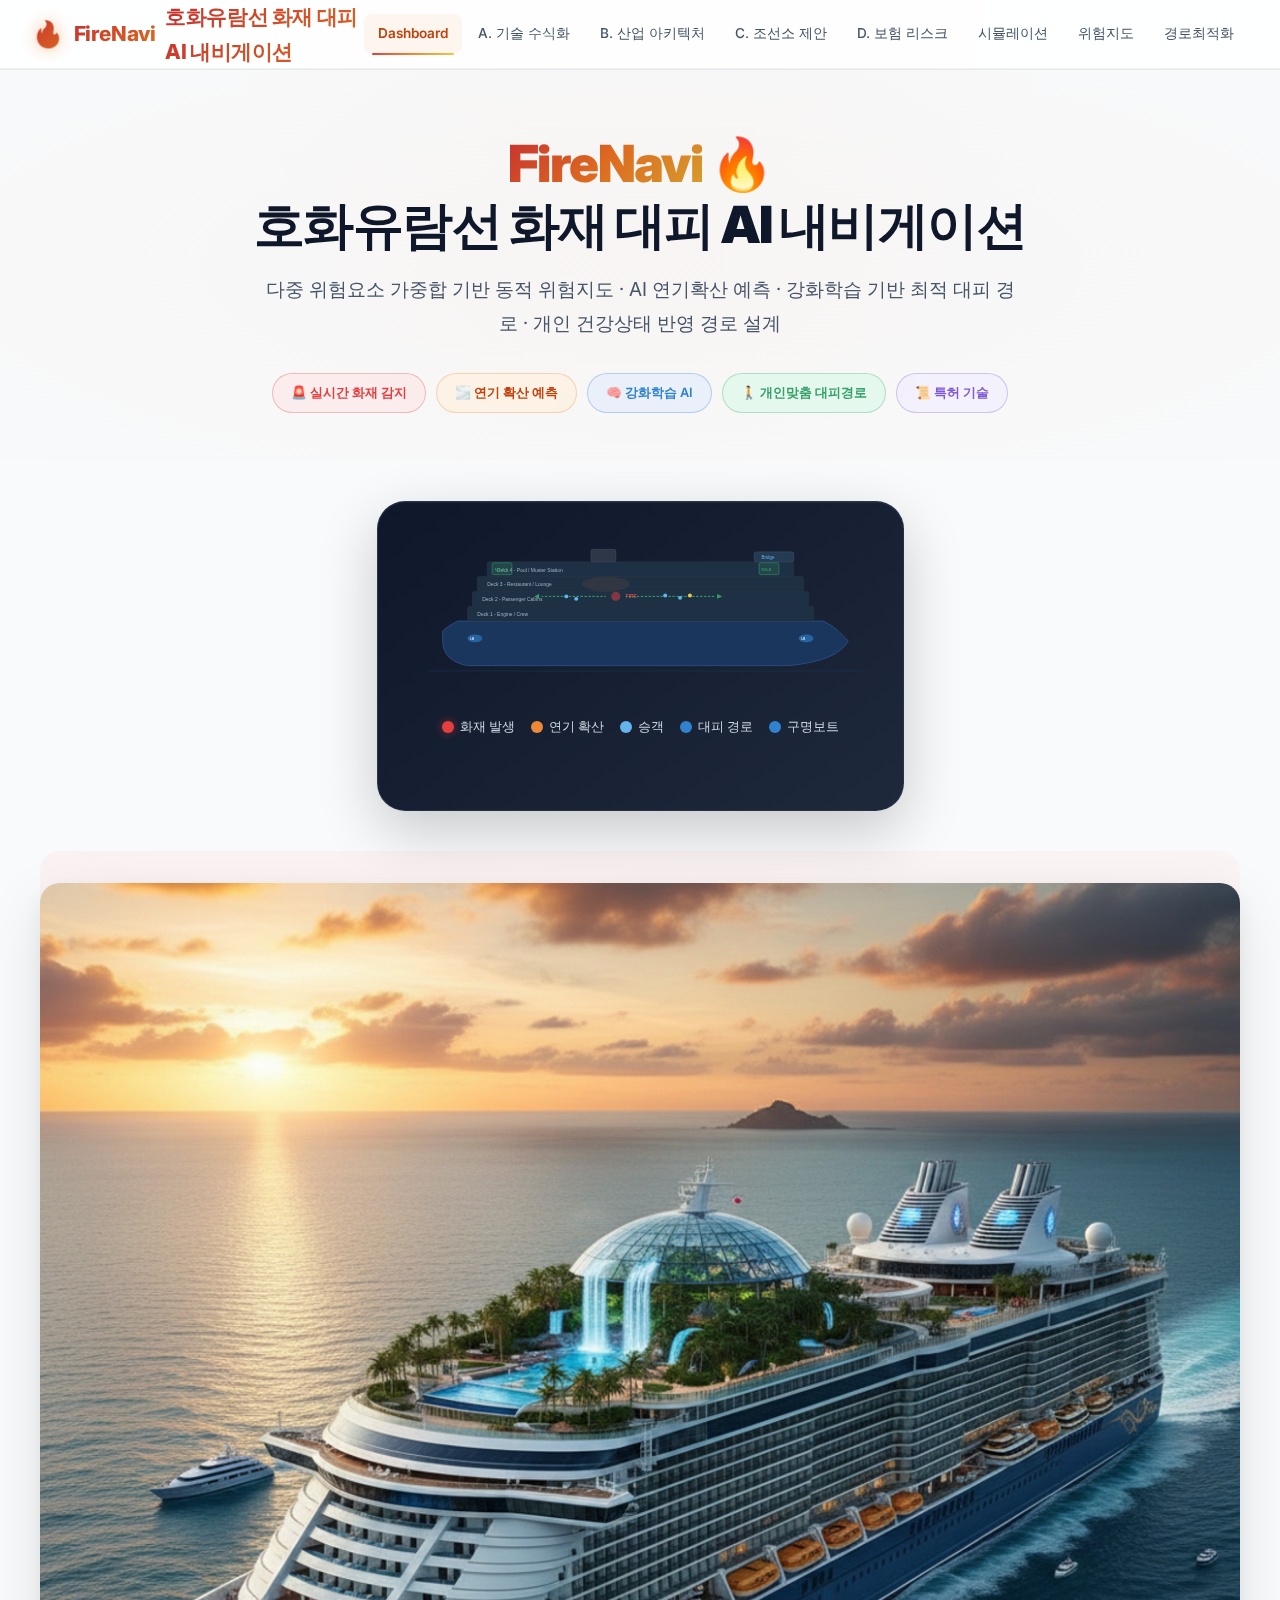
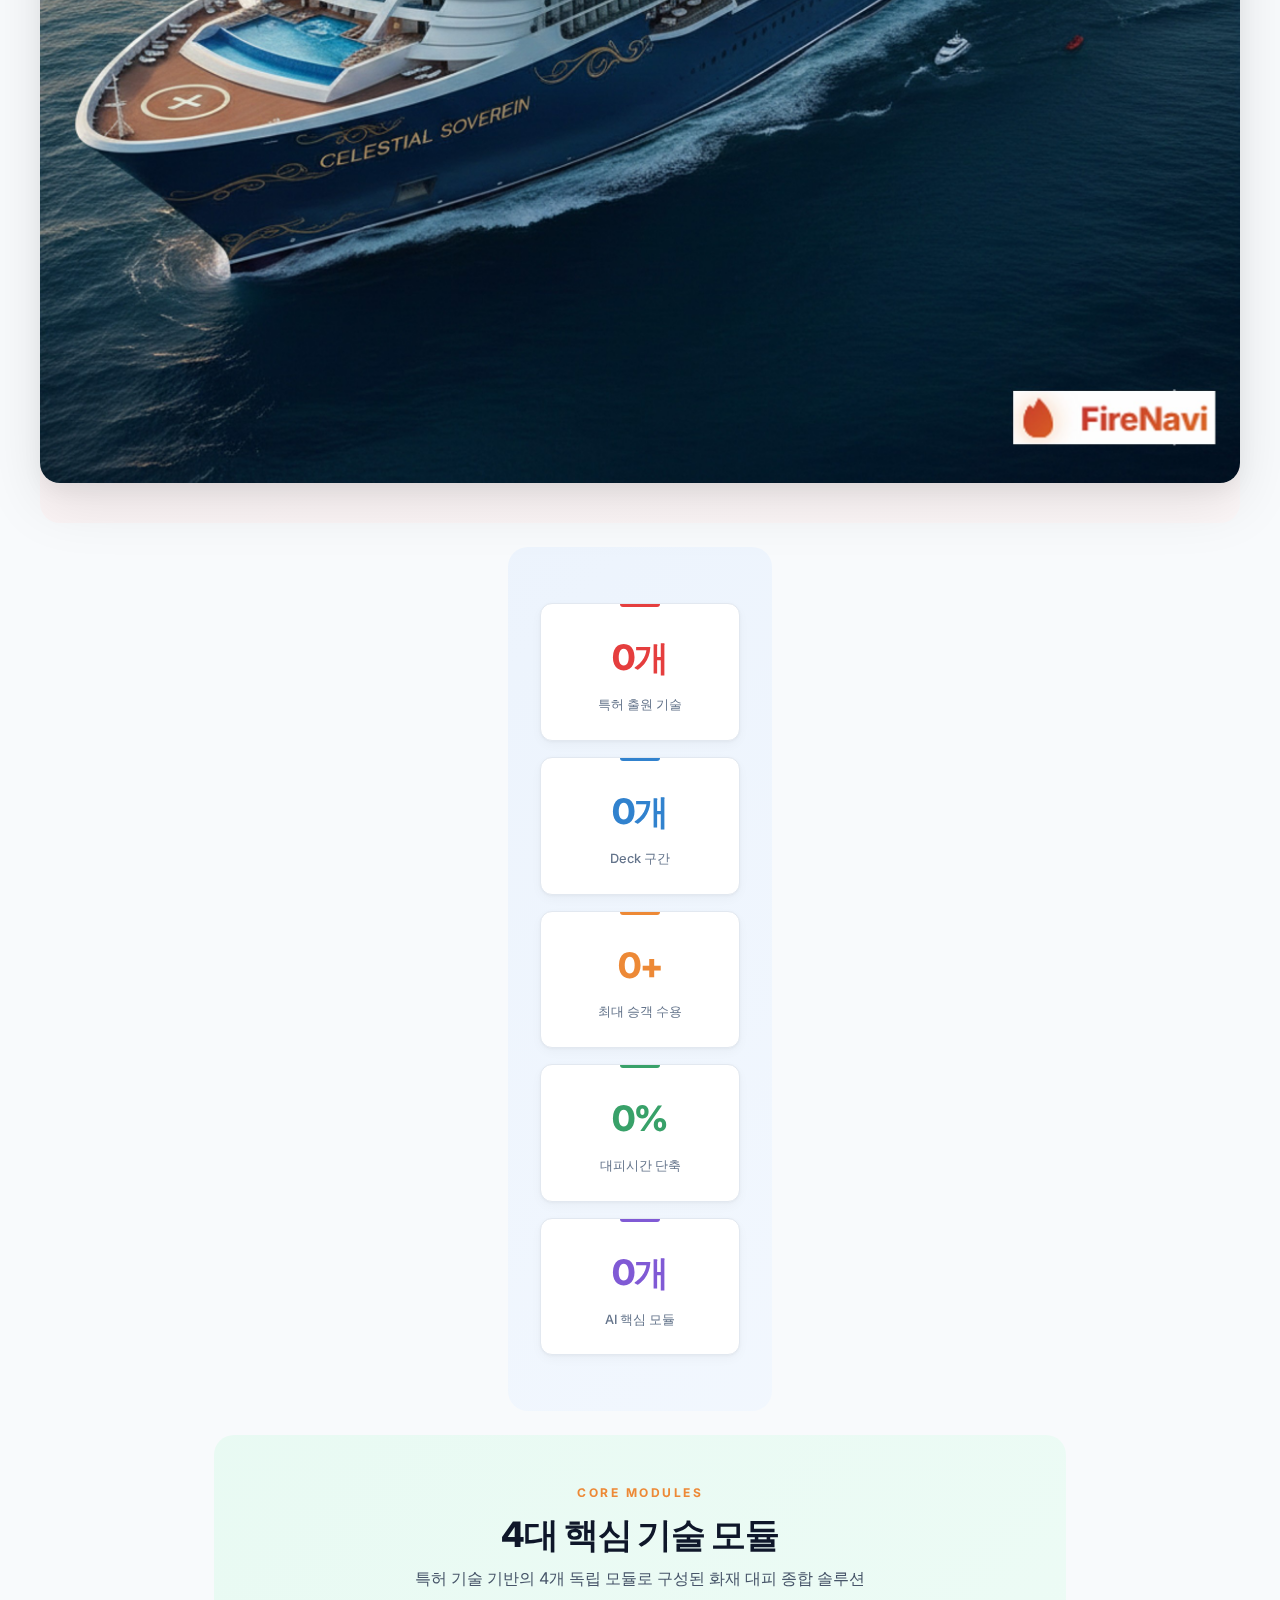
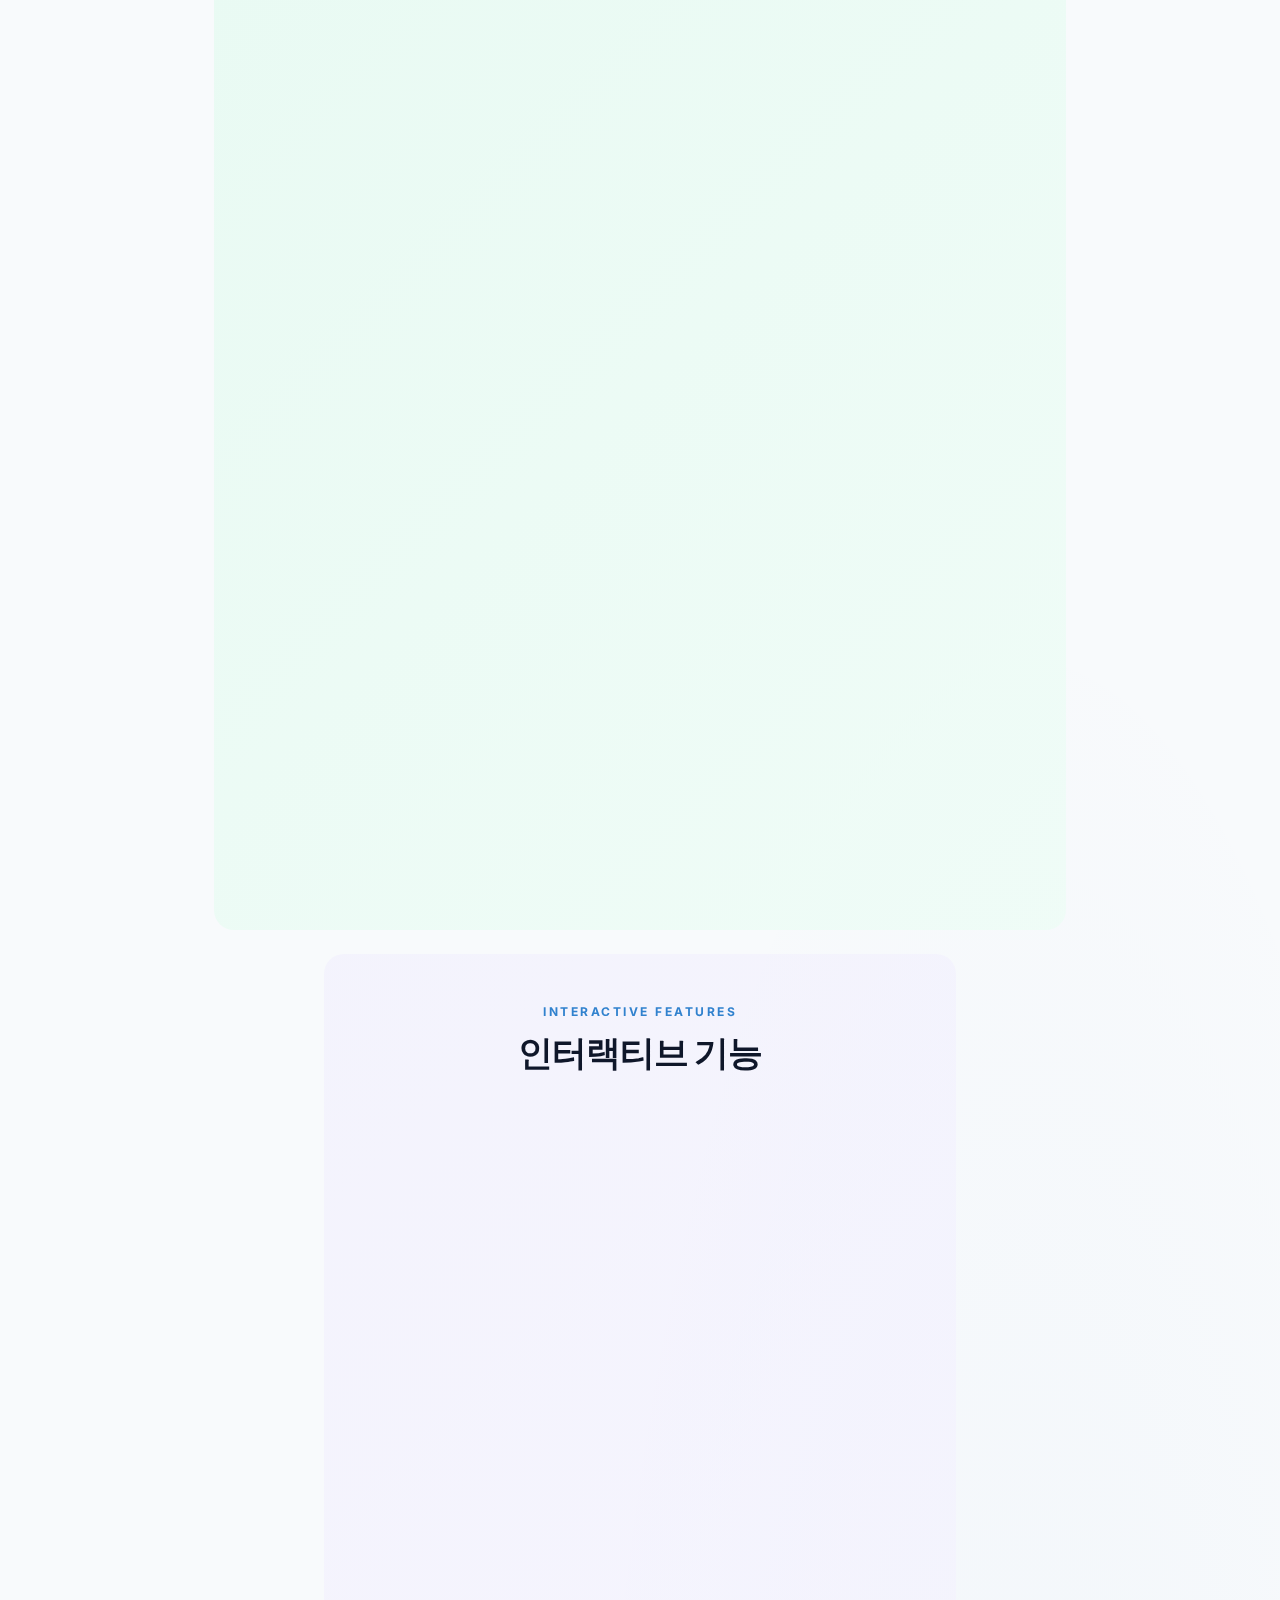
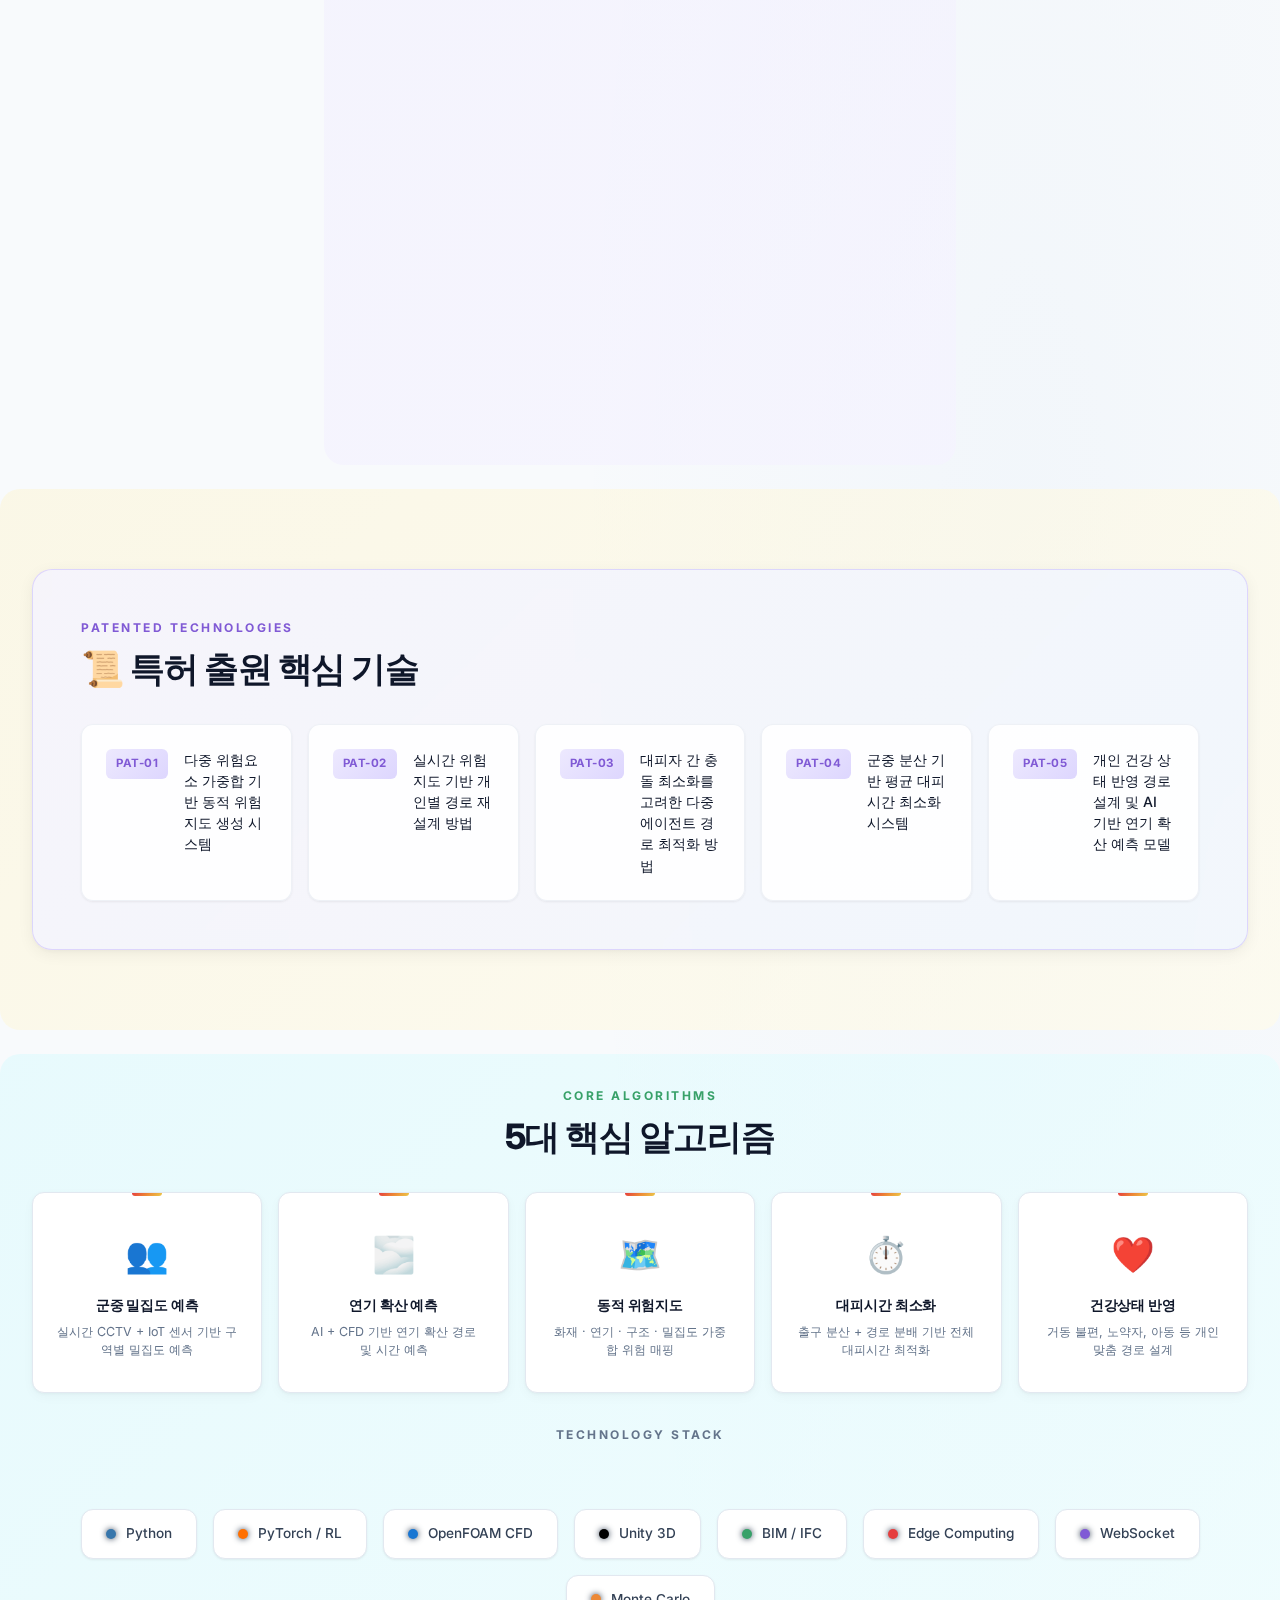
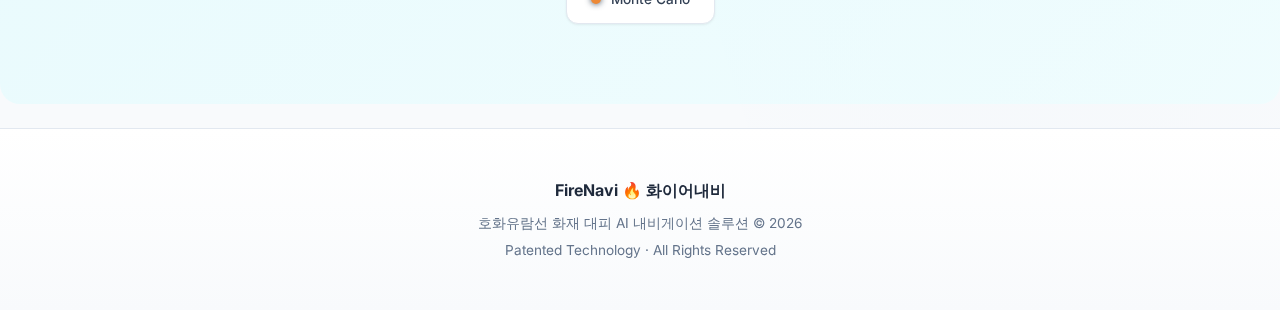
<file: index.html>
<!DOCTYPE html>
<html lang="ko">
<head>
  <meta charset="UTF-8">
  <meta name="viewport" content="width=device-width, initial-scale=1.0">
  <title>FireNavi - 화이어내비 | 호화유람선 화재 대피 AI 내비게이션</title>
  <link rel="stylesheet" href="css/style.css">
  <style>
    .hero-ship {
      position: relative;
      margin: 40px auto;
      max-width: 1100px;
      padding: 40px;
      background: linear-gradient(145deg, #0F172A, #1E293B);
      border-radius: var(--radius-xl);
      border: 1px solid rgba(51,65,85,0.6);
      box-shadow: 0 20px 60px rgba(0,0,0,0.2), inset 0 1px 0 rgba(255,255,255,0.05);
    }
    .hero-ship svg { width: 100%; height: auto; }
    .deck-selector {
      display: flex;
      justify-content: center;
      gap: 8px;
      margin-top: var(--space-lg);
    }
    .deck-btn {
      padding: 8px 20px;
      border-radius: 24px;
      border: 1px solid rgba(226,232,240,0.2);
      background: rgba(255,255,255,0.05);
      color: #94A3B8;
      font-size: 0.8rem;
      font-weight: 500;
      cursor: pointer;
      transition: all 0.3s ease;
      backdrop-filter: blur(4px);
    }
    .deck-btn:hover, .deck-btn.active {
      background: var(--fire-orange);
      color: white;
      border-color: var(--fire-orange);
      box-shadow: 0 4px 16px rgba(237,137,54,0.3);
    }
    .patent-banner {
      background: linear-gradient(135deg, rgba(245,243,255,0.8), rgba(239,246,255,0.8));
      backdrop-filter: blur(8px);
      border: 1px solid rgba(196,181,253,0.5);
      border-radius: var(--radius-lg);
      padding: var(--space-2xl);
      margin: var(--space-2xl) 0;
      box-shadow: var(--shadow-md);
    }
    .patent-list {
      display: grid;
      grid-auto-flow: column;
      grid-auto-columns: 1fr;
      gap: var(--space-md);
      margin-top: var(--space-lg);
    }
    .patent-item {
      display: flex;
      align-items: flex-start;
      gap: var(--space-md);
      padding: var(--space-lg);
      background: rgba(255,255,255,0.9);
      border-radius: var(--radius-md);
      border: 1px solid rgba(226,232,240,0.6);
      transition: all 0.3s ease;
      box-shadow: var(--shadow-sm);
    }
    .patent-item:hover {
      transform: translateY(-2px);
      box-shadow: var(--shadow-md);
      border-color: rgba(196,181,253,0.5);
    }
    .patent-item .num {
      font-size: 0.72rem;
      font-weight: 700;
      color: var(--accent);
      background: linear-gradient(135deg, #EDE9FE, #DDD6FE);
      padding: 5px 10px;
      border-radius: 6px;
      white-space: nowrap;
      letter-spacing: 0.5px;
    }
    .patent-item .title {
      font-size: 0.88rem;
      font-weight: 500;
      color: var(--text-primary);
      line-height: 1.5;
    }
    .feature-grid {
      display: grid;
      grid-auto-flow: column;
      grid-auto-columns: 1fr;
      gap: var(--space-md);
      margin: var(--space-xl) 0;
    }
    .feature-item {
      text-align: center;
      padding: var(--space-xl) var(--space-lg);
      background: var(--bg-card);
      border-radius: var(--radius-md);
      border: 1px solid var(--border);
      box-shadow: var(--shadow-card);
      transition: all 0.3s ease;
      position: relative;
      overflow: hidden;
    }
    .feature-item::before {
      content: '';
      position: absolute;
      top: 0;
      left: 50%;
      transform: translateX(-50%);
      width: 30px;
      height: 3px;
      background: var(--gradient-fire);
      border-radius: 0 0 3px 3px;
      transition: width 0.3s;
    }
    .feature-item:hover {
      transform: translateY(-4px);
      box-shadow: var(--shadow-lg);
    }
    .feature-item:hover::before {
      width: 60%;
    }
    .feature-item .icon {
      font-size: 2.2rem;
      margin-bottom: var(--space-sm);
      display: block;
    }
    .feature-item .name {
      font-size: 0.88rem;
      font-weight: 700;
      color: var(--text-primary);
      letter-spacing: -0.01em;
    }
    .feature-item .desc {
      font-size: 0.78rem;
      color: var(--text-muted);
      margin-top: 6px;
      line-height: 1.5;
    }
    .tech-stack {
      display: flex;
      flex-wrap: wrap;
      justify-content: center;
      gap: var(--space-md);
      padding: var(--space-xl) 0;
    }
    .tech-item {
      padding: 12px 24px;
      border-radius: var(--radius-md);
      background: var(--bg-card);
      border: 1px solid var(--border);
      font-size: 0.85rem;
      font-weight: 500;
      color: var(--text-secondary);
      display: flex;
      align-items: center;
      gap: 10px;
      box-shadow: var(--shadow-sm);
      transition: all 0.2s ease;
    }
    .tech-item:hover {
      transform: translateY(-2px);
      box-shadow: var(--shadow-md);
    }
    .tech-dot {
      width: 10px;
      height: 10px;
      border-radius: 50%;
      box-shadow: 0 0 6px currentColor;
    }
  </style>
</head>
<body>
  <div class="page-wrapper">
    <!-- NAVIGATION -->
    <nav class="top-nav">
      <div class="nav-inner">
        <a href="index.html" class="nav-brand">
          <span class="fire-icon">&#x1F525;</span>
          <span>FireNavi</span>
          <span class="nav-tagline">호화유람선 화재 대피 AI 내비게이션</span>
        </a>
        <ul class="nav-links">
          <li><a href="index.html" class="active">Dashboard</a></li>
          <li><a href="pages/a-technical-formulation.html">A. 기술 수식화</a></li>
          <li><a href="pages/b-industrial-architecture.html">B. 산업 아키텍처</a></li>
          <li><a href="pages/c-shipyard-proposal.html">C. 조선소 제안</a></li>
          <li><a href="pages/d-insurance-risk-model.html">D. 보험 리스크</a></li>
          <li><a href="pages/simulation.html">시뮬레이션</a></li>
          <li><a href="pages/risk-map.html">위험지도</a></li>
          <li><a href="pages/route-optimizer.html">경로최적화</a></li>
        </ul>
        <button class="nav-mobile-toggle">&#9776;</button>
      </div>
    </nav>

    <!-- HERO -->
    <section class="hero">
      <div class="container">
        <h1 class="hero-title">
          <span class="highlight">FireNavi</span> &#x1F525;
          <br>호화유람선 화재 대피 AI 내비게이션
        </h1>
        <p class="hero-subtitle">
          다중 위험요소 가중합 기반 동적 위험지도 &middot;
          AI 연기확산 예측 &middot;
          강화학습 기반 최적 대피 경로 &middot;
          개인 건강상태 반영 경로 설계
        </p>
        <div class="hero-badges">
          <span class="badge badge--danger">&#x1F6A8; 실시간 화재 감지</span>
          <span class="badge badge--warning">&#x1F32B;&#xFE0F; 연기 확산 예측</span>
          <span class="badge badge--info">&#x1F9E0; 강화학습 AI</span>
          <span class="badge badge--safe">&#x1F6B6; 개인맞춤 대피경로</span>
          <span class="badge badge--accent">&#x1F4DC; 특허 기술</span>
        </div>
      </div>
    </section>

    <!-- SHIP VISUALIZATION -->
    <section class="container">
      <div class="hero-ship">
        <svg viewBox="0 0 900 280" xmlns="http://www.w3.org/2000/svg">
          <!-- Ship Hull -->
          <path d="M50 200 Q50 240 100 250 L750 250 Q850 240 870 200 L850 180 Q840 170 820 160 L80 160 Q60 170 50 180 Z"
                fill="#1A365D" stroke="#2A4A7F" stroke-width="2"/>
          <!-- Deck 1 -->
          <rect x="100" y="130" width="700" height="30" rx="4" fill="#1E3044" stroke="#2D3748" stroke-width="1"/>
          <text x="120" y="150" fill="#A0AEC0" font-size="10" font-family="sans-serif">Deck 1 - Engine / Crew</text>
          <!-- Deck 2 -->
          <rect x="110" y="100" width="680" height="30" rx="4" fill="#1E3044" stroke="#2D3748" stroke-width="1"/>
          <text x="130" y="120" fill="#A0AEC0" font-size="10" font-family="sans-serif">Deck 2 - Passenger Cabins</text>
          <!-- Deck 3 -->
          <rect x="120" y="70" width="660" height="30" rx="4" fill="#1E3044" stroke="#2D3748" stroke-width="1"/>
          <text x="140" y="90" fill="#A0AEC0" font-size="10" font-family="sans-serif">Deck 3 - Restaurant / Lounge</text>
          <!-- Deck 4 (Top) -->
          <rect x="140" y="40" width="620" height="30" rx="4" fill="#1E3044" stroke="#2D3748" stroke-width="1"/>
          <text x="160" y="60" fill="#A0AEC0" font-size="10" font-family="sans-serif">Deck 4 - Pool / Muster Station</text>
          <!-- Bridge -->
          <rect x="680" y="20" width="80" height="20" rx="4" fill="#243B54" stroke="#4A5568" stroke-width="1"/>
          <text x="695" y="34" fill="#63B3ED" font-size="9" font-family="sans-serif">Bridge</text>
          <!-- Funnel -->
          <rect x="350" y="15" width="50" height="25" rx="3" fill="#2D3748" stroke="#4A5568" stroke-width="1"/>
          <!-- Fire Point (animated) -->
          <circle cx="400" cy="110" r="8" fill="#E53E3E" opacity="0.9">
            <animate attributeName="r" values="6;10;6" dur="1.5s" repeatCount="indefinite"/>
            <animate attributeName="opacity" values="0.9;0.4;0.9" dur="1.5s" repeatCount="indefinite"/>
          </circle>
          <circle cx="400" cy="110" r="18" fill="none" stroke="#E53E3E" opacity="0.3" stroke-width="2">
            <animate attributeName="r" values="12;22;12" dur="2s" repeatCount="indefinite"/>
            <animate attributeName="opacity" values="0.3;0;0.3" dur="2s" repeatCount="indefinite"/>
          </circle>
          <text x="420" y="113" fill="#E53E3E" font-size="10" font-weight="bold" font-family="sans-serif">FIRE</text>
          <!-- Smoke spread -->
          <ellipse cx="380" cy="85" rx="40" ry="15" fill="#ED8936" opacity="0.15">
            <animate attributeName="rx" values="30;60;30" dur="3s" repeatCount="indefinite"/>
            <animate attributeName="opacity" values="0.15;0.05;0.15" dur="3s" repeatCount="indefinite"/>
          </ellipse>
          <!-- Evacuation arrows -->
          <line x1="380" y1="110" x2="250" y2="110" stroke="#38A169" stroke-width="2" stroke-dasharray="5,3">
            <animate attributeName="stroke-dashoffset" values="0;-16" dur="1s" repeatCount="indefinite"/>
          </line>
          <polygon points="245,105 245,115 235,110" fill="#38A169"/>
          <line x1="420" y1="110" x2="600" y2="110" stroke="#38A169" stroke-width="2" stroke-dasharray="5,3">
            <animate attributeName="stroke-dashoffset" values="0;-16" dur="1s" repeatCount="indefinite"/>
          </line>
          <polygon points="605,105 605,115 615,110" fill="#38A169"/>
          <!-- Passengers -->
          <circle cx="300" cy="110" r="4" fill="#63B3ED"/>
          <circle cx="320" cy="115" r="4" fill="#63B3ED"/>
          <circle cx="500" cy="108" r="4" fill="#63B3ED"/>
          <circle cx="530" cy="113" r="4" fill="#63B3ED"/>
          <circle cx="550" cy="108" r="4" fill="#ECC94B"/>
          <!-- Muster Stations -->
          <rect x="150" y="42" width="40" height="24" rx="3" fill="rgba(56,161,105,0.2)" stroke="#38A169" stroke-width="1"/>
          <text x="155" y="58" fill="#38A169" font-size="8" font-family="sans-serif">MS-A</text>
          <rect x="690" y="42" width="40" height="24" rx="3" fill="rgba(56,161,105,0.2)" stroke="#38A169" stroke-width="1"/>
          <text x="695" y="58" fill="#38A169" font-size="8" font-family="sans-serif">MS-B</text>
          <!-- Lifeboats -->
          <ellipse cx="115" cy="195" rx="15" ry="8" fill="#3182CE" opacity="0.6"/>
          <text x="105" y="198" fill="white" font-size="7" font-family="sans-serif">LB</text>
          <ellipse cx="785" cy="195" rx="15" ry="8" fill="#3182CE" opacity="0.6"/>
          <text x="775" y="198" fill="white" font-size="7" font-family="sans-serif">LB</text>
          <!-- Water -->
          <path d="M20 260 Q100 255 200 260 Q300 265 400 260 Q500 255 600 260 Q700 265 800 260 Q880 255 900 260"
                fill="none" stroke="#1A365D" stroke-width="2" opacity="0.5">
            <animate attributeName="d"
              values="M20 260 Q100 255 200 260 Q300 265 400 260 Q500 255 600 260 Q700 265 800 260 Q880 255 900 260;
                      M20 262 Q100 267 200 262 Q300 257 400 262 Q500 267 600 262 Q700 257 800 262 Q880 267 900 262;
                      M20 260 Q100 255 200 260 Q300 265 400 260 Q500 255 600 260 Q700 265 800 260 Q880 255 900 260"
              dur="4s" repeatCount="indefinite"/>
          </path>
        </svg>
        <div class="risk-legend" style="justify-content:center; background:transparent; border:none; margin-top:12px; color:#CBD5E1;">
          <div class="risk-legend-item"><span class="risk-dot risk-dot--critical"></span> 화재 발생</div>
          <div class="risk-legend-item"><span class="risk-dot" style="background:var(--warning);"></span> 연기 확산</div>
          <div class="risk-legend-item"><span class="risk-dot" style="background:#63B3ED;"></span> 승객</div>
          <div class="risk-legend-item"><span class="risk-dot risk-dot--safe"></span> 대피 경로</div>
          <div class="risk-legend-item"><span class="risk-dot" style="background:#3182CE;"></span> 구명보트</div>
        </div>
      </div>
    </section>

    <!-- CRUISE SHIP IMAGE -->
    <section class="container" style="text-align:center; padding: var(--space-xl) 0; background: linear-gradient(135deg, rgba(254,226,226,0.35) 0%, rgba(255,245,245,0.6) 100%); border-radius: var(--radius-lg); margin-bottom: var(--space-lg);">
      <img src="유람선.jpg" alt="Celestial Sovereign 호화유람선" style="width:100%; max-width:1200px; border-radius:var(--radius-lg); box-shadow:var(--shadow-xl);">
    </section>

    <!-- CORE STATS -->
    <section class="container" style="background: linear-gradient(135deg, rgba(219,234,254,0.4) 0%, rgba(239,246,255,0.7) 100%); border-radius: var(--radius-lg); padding-top: var(--space-xl); padding-bottom: var(--space-xl); margin-bottom: var(--space-lg);">
      <div class="stat-grid">
        <div class="stat-card">
          <div class="stat-value stat-value--danger" data-count="5" data-suffix="개">0개</div>
          <div class="stat-label">특허 출원 기술</div>
        </div>
        <div class="stat-card">
          <div class="stat-value stat-value--info" data-count="14" data-suffix="개">0개</div>
          <div class="stat-label">Deck 구간</div>
        </div>
        <div class="stat-card">
          <div class="stat-value stat-value--warning" data-count="6000" data-suffix="+">0+</div>
          <div class="stat-label">최대 승객 수용</div>
        </div>
        <div class="stat-card">
          <div class="stat-value stat-value--safe" data-count="40" data-suffix="%" data-prefix="-">0%</div>
          <div class="stat-label">대피시간 단축</div>
        </div>
        <div class="stat-card">
          <div class="stat-value stat-value--accent" data-count="4" data-suffix="개">0개</div>
          <div class="stat-label">AI 핵심 모듈</div>
        </div>
      </div>
    </section>

    <!-- MAIN MENUS: A, B, C, D -->
    <section class="container" style="padding-top: 48px; background: linear-gradient(135deg, rgba(209,250,229,0.4) 0%, rgba(236,253,245,0.7) 100%); border-radius: var(--radius-lg); padding-bottom: var(--space-xl); margin-bottom: var(--space-lg);">
      <div class="section-header text-center">
        <div class="section-label text-warning">CORE MODULES</div>
        <h2 class="section-title">4대 핵심 기술 모듈</h2>
        <p class="section-desc" style="margin:8px auto 0;">
          특허 기술 기반의 4개 독립 모듈로 구성된 화재 대피 종합 솔루션
        </p>
      </div>

      <div class="card-grid">
        <!-- A -->
        <div class="card card--A animate-in">
          <div class="card-icon card-icon--A">&#x1F4D0;</div>
          <div class="card-label card-label--A">Module A</div>
          <h3 class="card-title">기술 수식화 및 논문화</h3>
          <p class="card-desc">
            군중 밀집도 예측, 연기 확산 모델, 동적 위험지도, 대피 최적화 알고리즘의
            수학적 모델링과 논문 수준의 정형화
          </p>
          <div class="card-tags">
            <span class="tag">CFD 시뮬레이션</span>
            <span class="tag">다중 에이전트</span>
            <span class="tag">가중합 모델</span>
            <span class="tag">최적화 이론</span>
          </div>
          <a href="pages/a-technical-formulation.html" class="card-link card-link--A">
            상세 보기 &rarr;
          </a>
        </div>

        <!-- B -->
        <div class="card card--B animate-in">
          <div class="card-icon card-icon--B">&#x1F3D7;&#xFE0F;</div>
          <div class="card-label card-label--B">Module B</div>
          <h3 class="card-title">산업용 아키텍처 재정의</h3>
          <p class="card-desc">
            실시간 센서 데이터, BIM 연동, Edge-Cloud 하이브리드 아키텍처,
            OpenFOAM CFD 통합 등 산업 적용 시스템 설계
          </p>
          <div class="card-tags">
            <span class="tag">Edge Computing</span>
            <span class="tag">BIM/IFC</span>
            <span class="tag">OpenFOAM</span>
            <span class="tag">Unity 3D</span>
          </div>
          <a href="pages/b-industrial-architecture.html" class="card-link card-link--B">
            상세 보기 &rarr;
          </a>
        </div>

        <!-- C -->
        <div class="card card--C animate-in">
          <div class="card-icon card-icon--C">&#x1F6A2;</div>
          <div class="card-label card-label--C">Module C</div>
          <h3 class="card-title">조선소 제안용 구조 재편</h3>
          <p class="card-desc">
            조선소 설계 단계 통합 전략, 선박 건조 프로세스 연동,
            IMO SOLAS 규정 준수, 조선소용 제안서 구조
          </p>
          <div class="card-tags">
            <span class="tag">IMO SOLAS</span>
            <span class="tag">선박 BIM</span>
            <span class="tag">조선소 통합</span>
            <span class="tag">MSC Circ.</span>
          </div>
          <a href="pages/c-shipyard-proposal.html" class="card-link card-link--C">
            상세 보기 &rarr;
          </a>
        </div>

        <!-- D -->
        <div class="card card--D animate-in">
          <div class="card-icon card-icon--D">&#x1F4CA;</div>
          <div class="card-label card-label--D">Module D</div>
          <h3 class="card-title">보험사 리스크 모델 고도화</h3>
          <p class="card-desc">
            보험사 리스크 평가 연동, 실시간 위험도 산정,
            Monte Carlo 시뮬레이션, 보험료 동적 산정 모델
          </p>
          <div class="card-tags">
            <span class="tag">Monte Carlo</span>
            <span class="tag">Risk Scoring</span>
            <span class="tag">보험료 산정</span>
            <span class="tag">P&I Club</span>
          </div>
          <a href="pages/d-insurance-risk-model.html" class="card-link card-link--D">
            상세 보기 &rarr;
          </a>
        </div>
      </div>
    </section>

    <!-- FEATURE PAGES -->
    <section class="container" style="padding-top: 48px; background: linear-gradient(135deg, rgba(237,233,254,0.4) 0%, rgba(245,243,255,0.7) 100%); border-radius: var(--radius-lg); padding-bottom: var(--space-xl); margin-bottom: var(--space-lg);">
      <div class="section-header text-center">
        <div class="section-label text-info">INTERACTIVE FEATURES</div>
        <h2 class="section-title">인터랙티브 기능</h2>
      </div>

      <div class="card-grid">
        <div class="card card--sim animate-in">
          <div class="card-icon card-icon--sim">&#x1F3AE;</div>
          <h3 class="card-title">실시간 시뮬레이션</h3>
          <p class="card-desc">
            유람선 내 화재 발생부터 전원 대피까지의 전 과정을 실시간 시뮬레이션으로 확인
          </p>
          <a href="pages/simulation.html" class="card-link card-link--B">시뮬레이션 실행 &rarr;</a>
        </div>

        <div class="card card--sim animate-in">
          <div class="card-icon" style="background:rgba(229,62,62,0.15);color:var(--danger);">&#x1F5FA;&#xFE0F;</div>
          <h3 class="card-title">동적 위험지도</h3>
          <p class="card-desc">
            다중 위험요소 가중합 기반 실시간 위험지도 생성 및 시각화
          </p>
          <a href="pages/risk-map.html" class="card-link card-link--A">위험지도 보기 &rarr;</a>
        </div>

        <div class="card card--sim animate-in">
          <div class="card-icon" style="background:rgba(56,161,105,0.15);color:var(--safe);">&#x1F9ED;</div>
          <h3 class="card-title">대피 경로 최적화</h3>
          <p class="card-desc">
            개인 건강상태 반영, 다중 에이전트 충돌 최소화 기반 최적 대피 경로 설계
          </p>
          <a href="pages/route-optimizer.html" class="card-link card-link--C">경로 최적화 &rarr;</a>
        </div>
      </div>
    </section>

    <!-- PATENTED TECHNOLOGIES -->
    <section class="container" style="background: linear-gradient(135deg, rgba(254,243,199,0.4) 0%, rgba(255,251,235,0.7) 100%); border-radius: var(--radius-lg); padding-top: var(--space-xl); padding-bottom: var(--space-xl); margin-bottom: var(--space-lg);">
      <div class="patent-banner">
        <div class="section-header">
          <div class="section-label text-accent">PATENTED TECHNOLOGIES</div>
          <h2 class="section-title">&#x1F4DC; 특허 출원 핵심 기술</h2>
        </div>
        <div class="patent-list">
          <div class="patent-item">
            <span class="num">PAT-01</span>
            <span class="title">다중 위험요소 가중합 기반 동적 위험지도 생성 시스템</span>
          </div>
          <div class="patent-item">
            <span class="num">PAT-02</span>
            <span class="title">실시간 위험지도 기반 개인별 경로 재설계 방법</span>
          </div>
          <div class="patent-item">
            <span class="num">PAT-03</span>
            <span class="title">대피자 간 충돌 최소화를 고려한 다중 에이전트 경로 최적화 방법</span>
          </div>
          <div class="patent-item">
            <span class="num">PAT-04</span>
            <span class="title">군중 분산 기반 평균 대피시간 최소화 시스템</span>
          </div>
          <div class="patent-item">
            <span class="num">PAT-05</span>
            <span class="title">개인 건강 상태 반영 경로 설계 및 AI 기반 연기 확산 예측 모델</span>
          </div>
        </div>
      </div>
    </section>

    <!-- CORE TECHNOLOGIES -->
    <section class="container" style="padding-bottom: 48px; background: linear-gradient(135deg, rgba(207,250,254,0.4) 0%, rgba(236,254,255,0.7) 100%); border-radius: var(--radius-lg); padding-top: var(--space-xl); margin-bottom: var(--space-lg);">
      <div class="section-header text-center">
        <div class="section-label text-safe">CORE ALGORITHMS</div>
        <h2 class="section-title">5대 핵심 알고리즘</h2>
      </div>
      <div class="feature-grid">
        <div class="feature-item">
          <div class="icon">&#x1F465;</div>
          <div class="name">군중 밀집도 예측</div>
          <div class="desc">실시간 CCTV + IoT 센서 기반 구역별 밀집도 예측</div>
        </div>
        <div class="feature-item">
          <div class="icon">&#x1F32B;&#xFE0F;</div>
          <div class="name">연기 확산 예측</div>
          <div class="desc">AI + CFD 기반 연기 확산 경로 및 시간 예측</div>
        </div>
        <div class="feature-item">
          <div class="icon">&#x1F5FA;&#xFE0F;</div>
          <div class="name">동적 위험지도</div>
          <div class="desc">화재 &middot; 연기 &middot; 구조 &middot; 밀집도 가중합 위험 매핑</div>
        </div>
        <div class="feature-item">
          <div class="icon">&#x23F1;&#xFE0F;</div>
          <div class="name">대피시간 최소화</div>
          <div class="desc">출구 분산 + 경로 분배 기반 전체 대피시간 최적화</div>
        </div>
        <div class="feature-item">
          <div class="icon">&#x2764;&#xFE0F;</div>
          <div class="name">건강상태 반영</div>
          <div class="desc">거동 불편, 노약자, 아동 등 개인 맞춤 경로 설계</div>
        </div>
      </div>

      <div class="section-header text-center" style="margin-top:32px;">
        <div class="section-label text-muted">TECHNOLOGY STACK</div>
      </div>
      <div class="tech-stack">
        <div class="tech-item"><span class="tech-dot" style="background:#3776AB;"></span> Python</div>
        <div class="tech-item"><span class="tech-dot" style="background:#FF6F00;"></span> PyTorch / RL</div>
        <div class="tech-item"><span class="tech-dot" style="background:#1976D2;"></span> OpenFOAM CFD</div>
        <div class="tech-item"><span class="tech-dot" style="background:#000;"></span> Unity 3D</div>
        <div class="tech-item"><span class="tech-dot" style="background:#38A169;"></span> BIM / IFC</div>
        <div class="tech-item"><span class="tech-dot" style="background:#E53E3E;"></span> Edge Computing</div>
        <div class="tech-item"><span class="tech-dot" style="background:#805AD5;"></span> WebSocket</div>
        <div class="tech-item"><span class="tech-dot" style="background:#ED8936;"></span> Monte Carlo</div>
      </div>
    </section>

    <!-- FOOTER -->
    <footer class="footer">
      <div class="footer-brand">FireNavi &#x1F525; 화이어내비</div>
      <p>호화유람선 화재 대피 AI 내비게이션 솔루션 &copy; 2026</p>
      <p style="margin-top:4px;">Patented Technology &middot; All Rights Reserved</p>
    </footer>
  </div>

  <script src="js/main.js"></script>
</body>
</html>
</file>
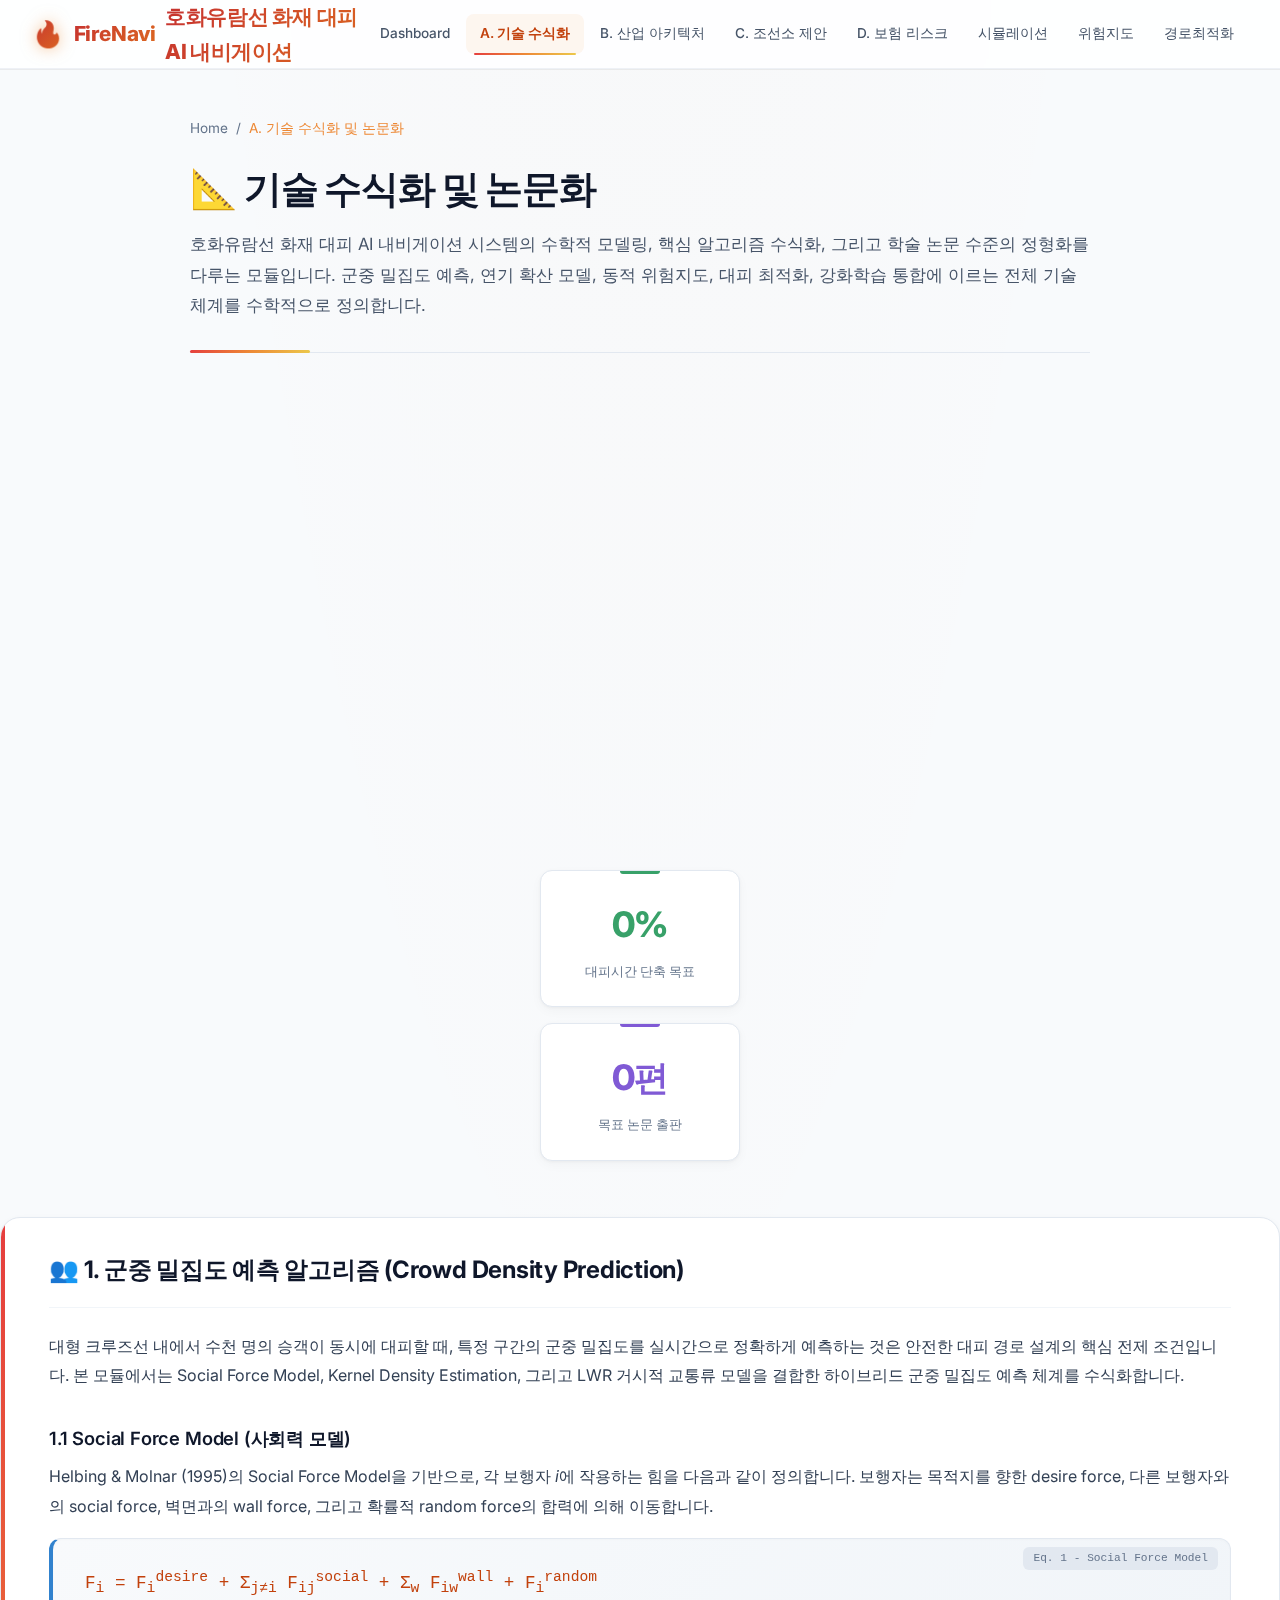
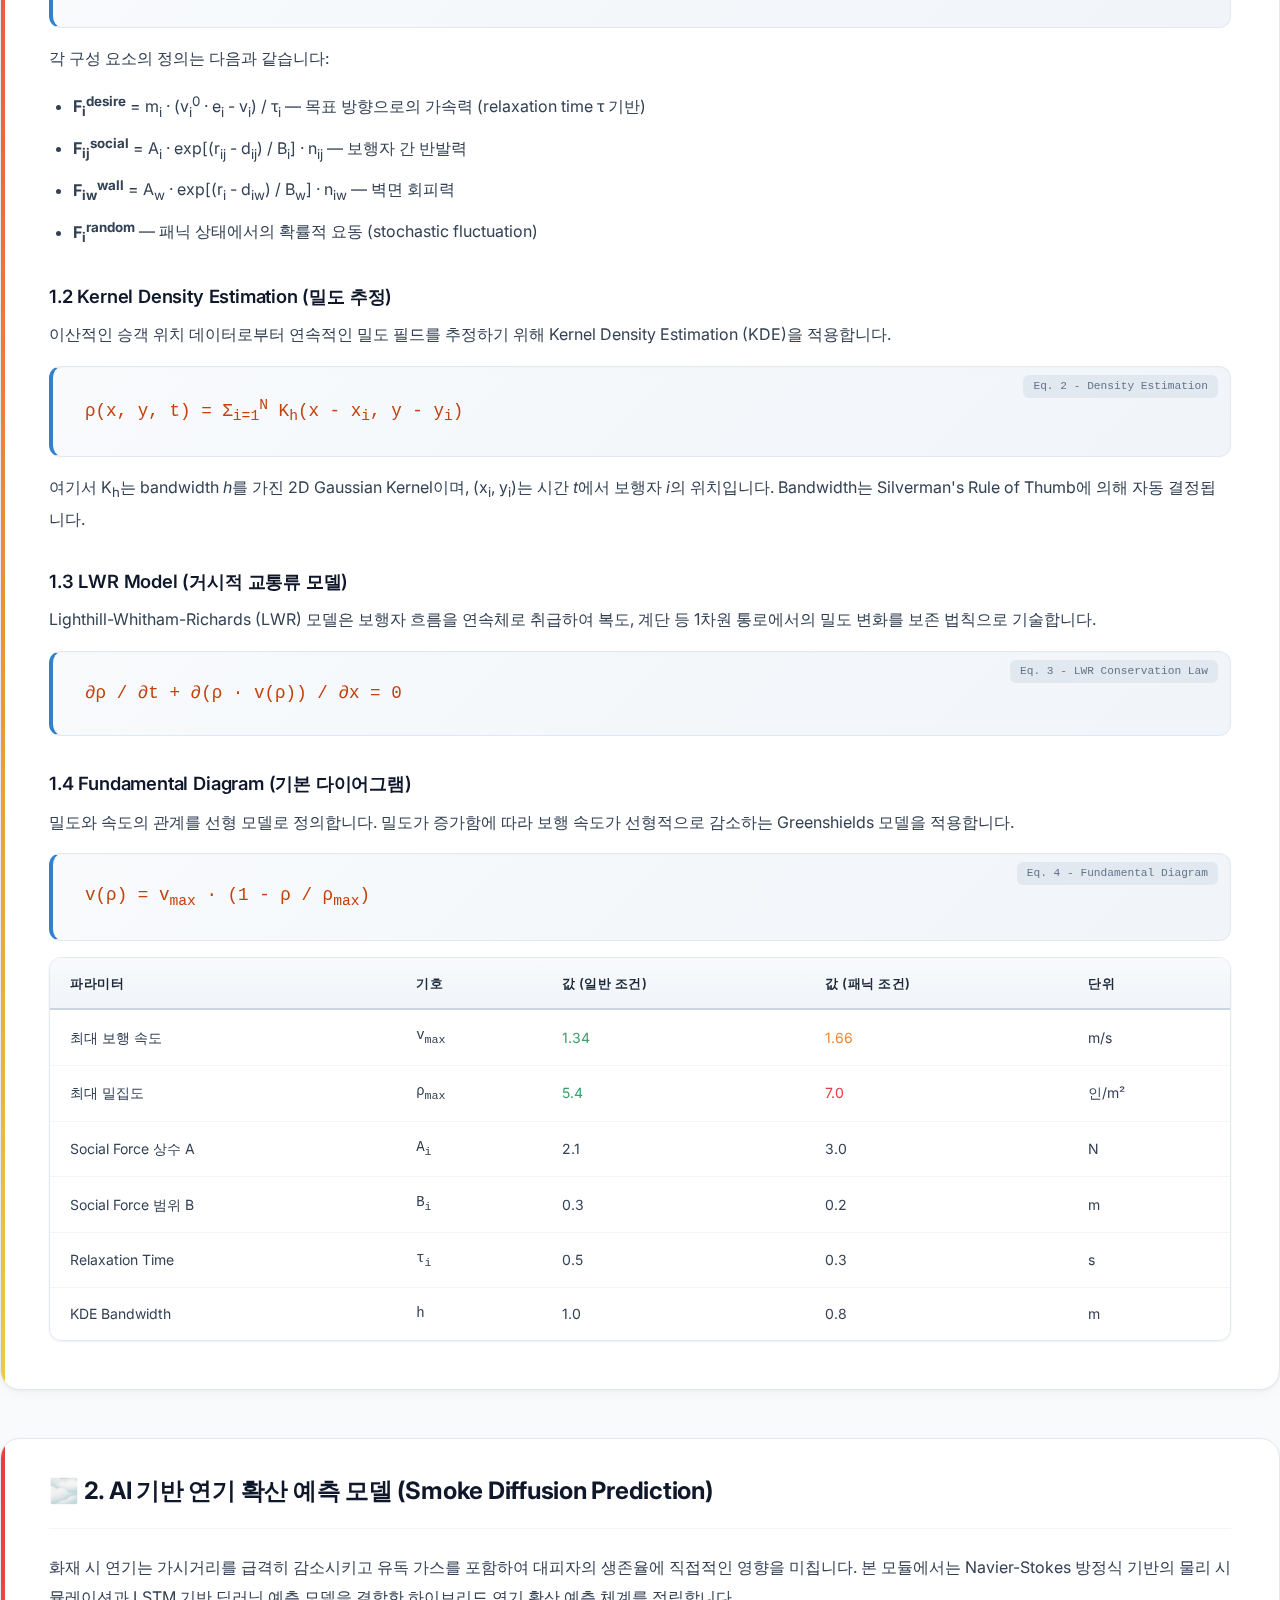
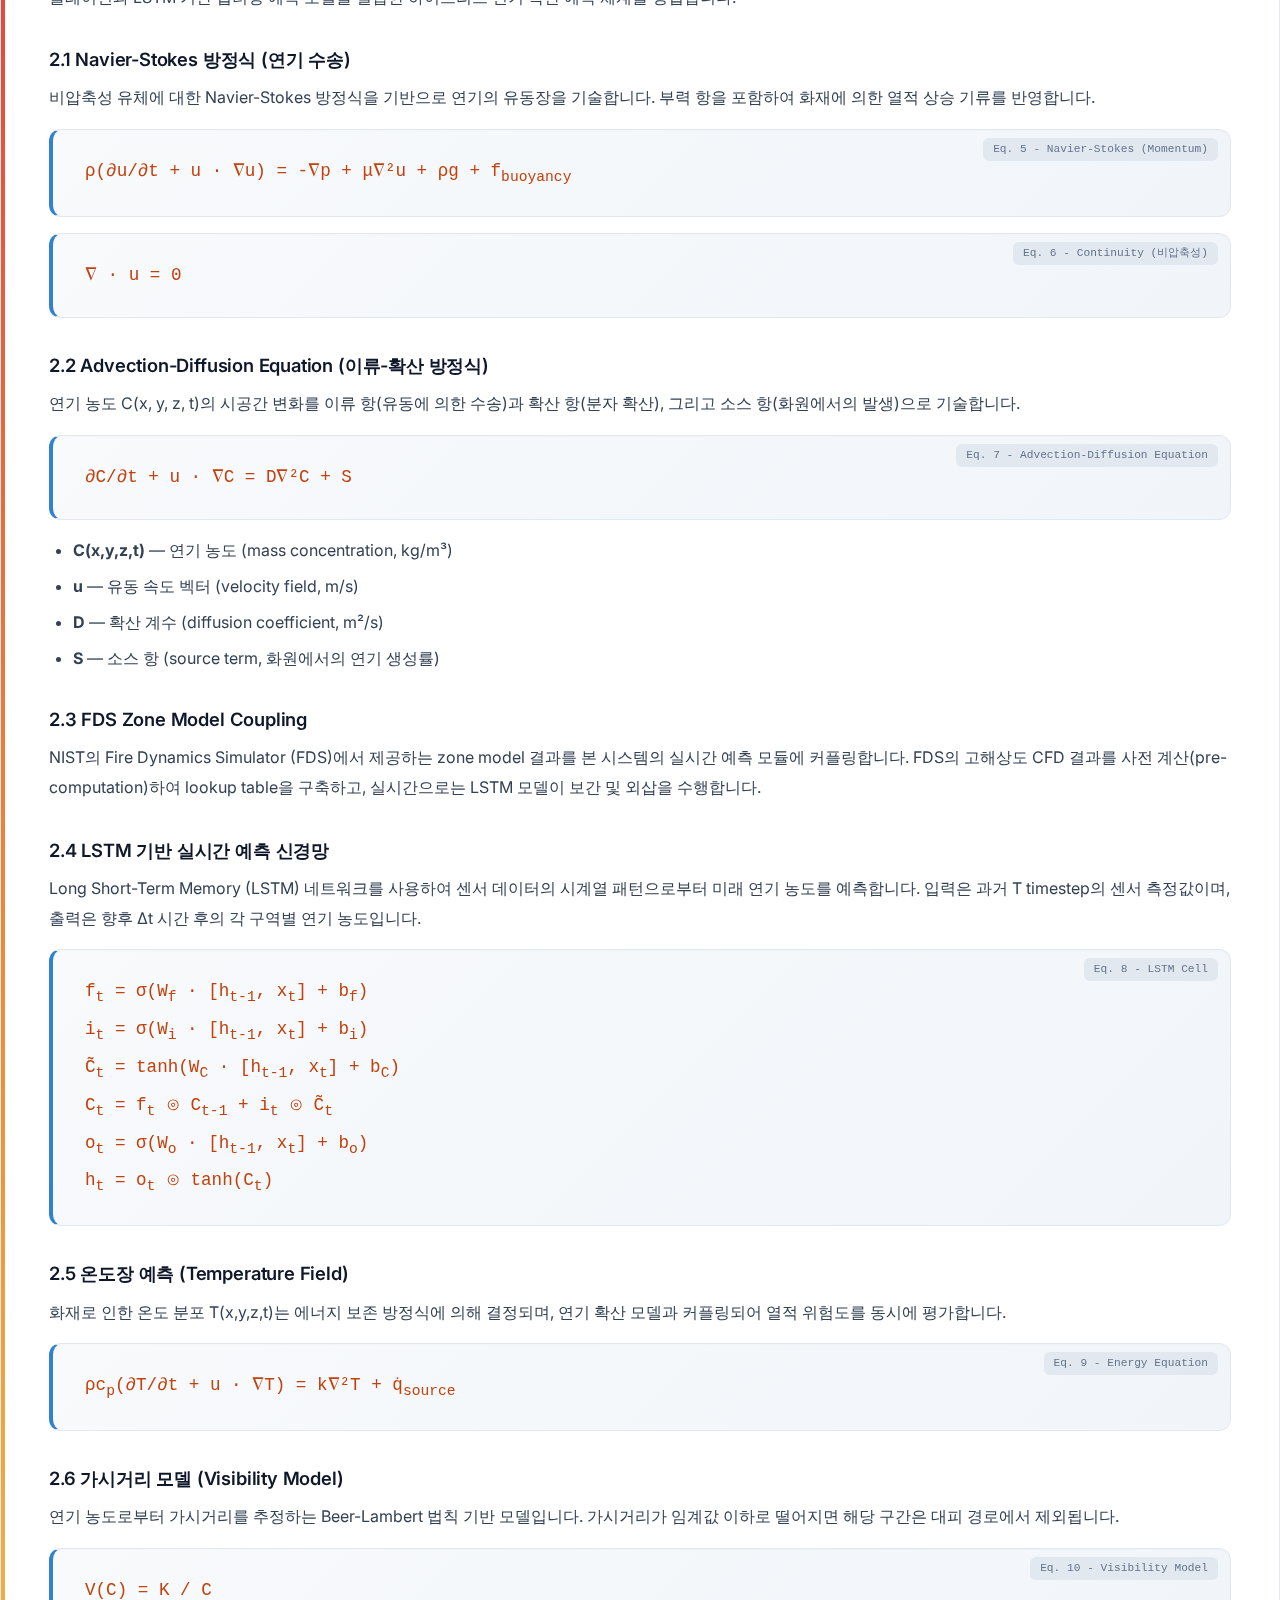
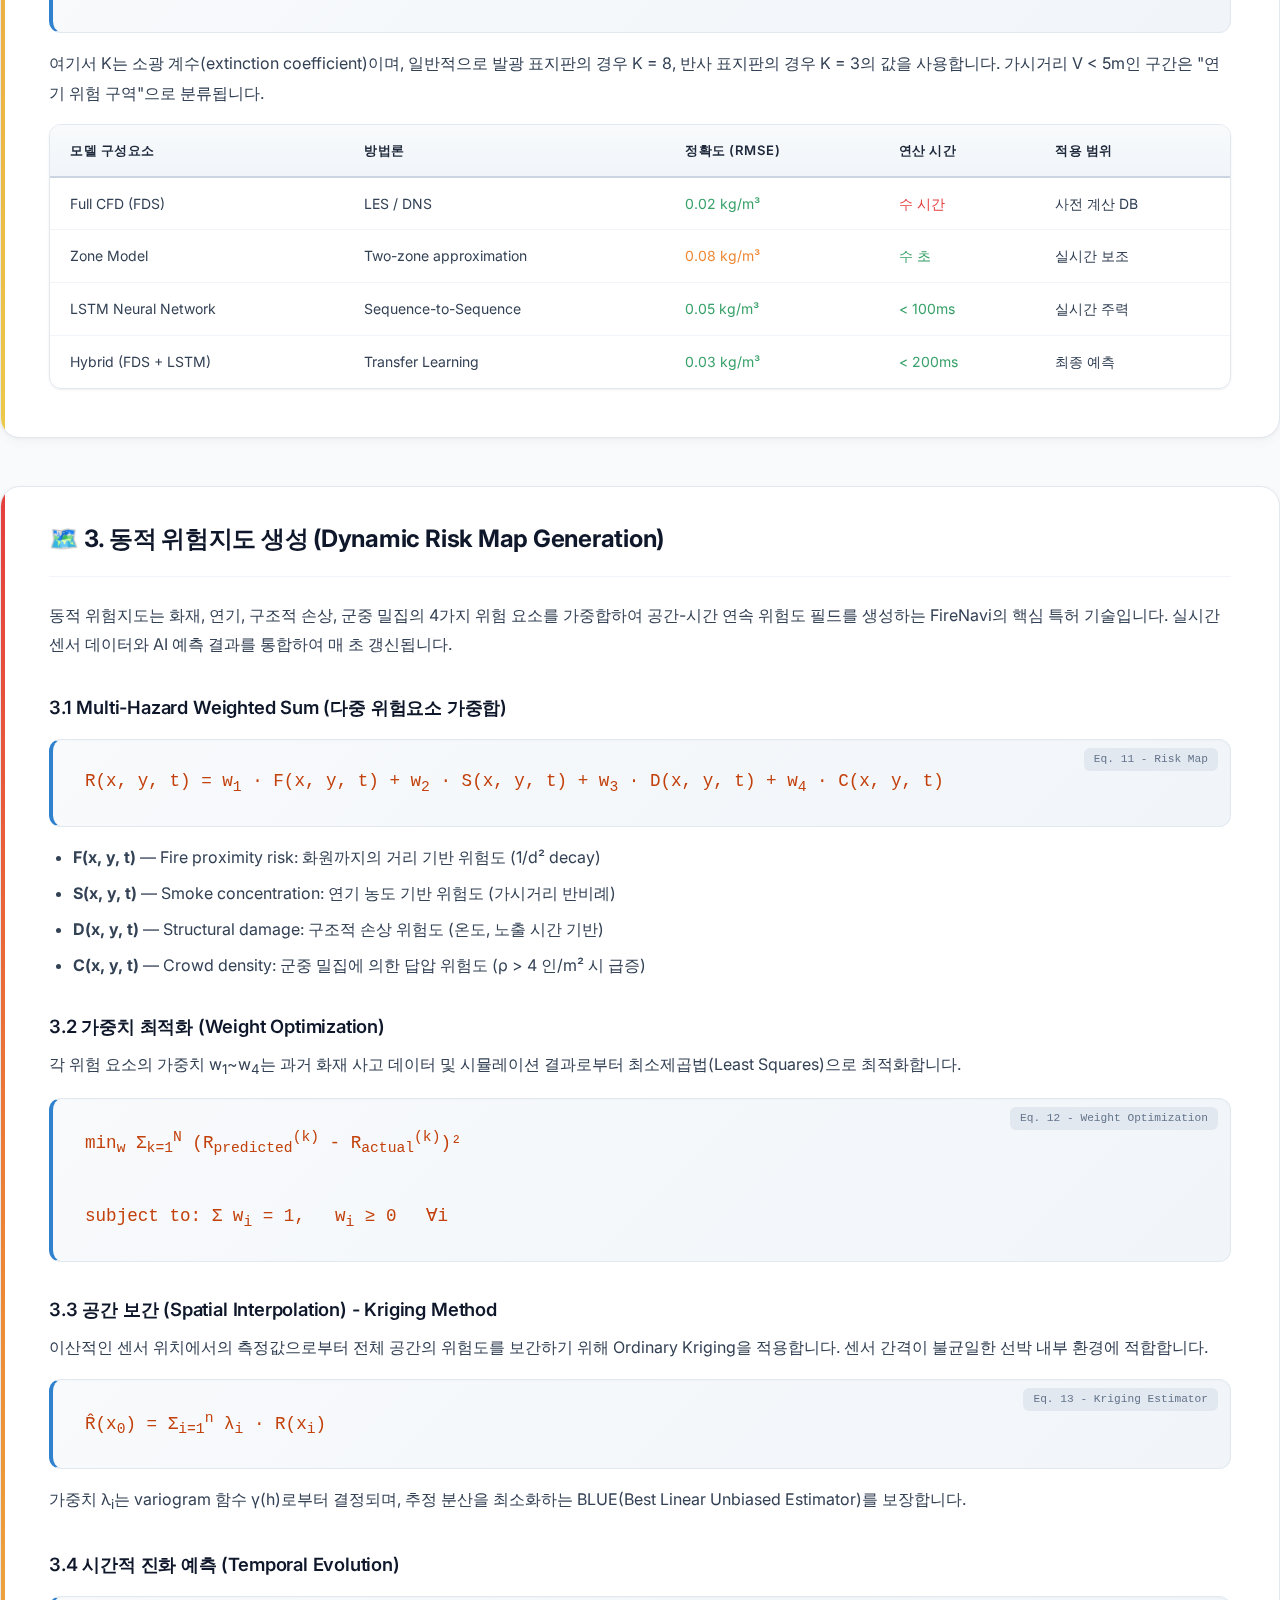
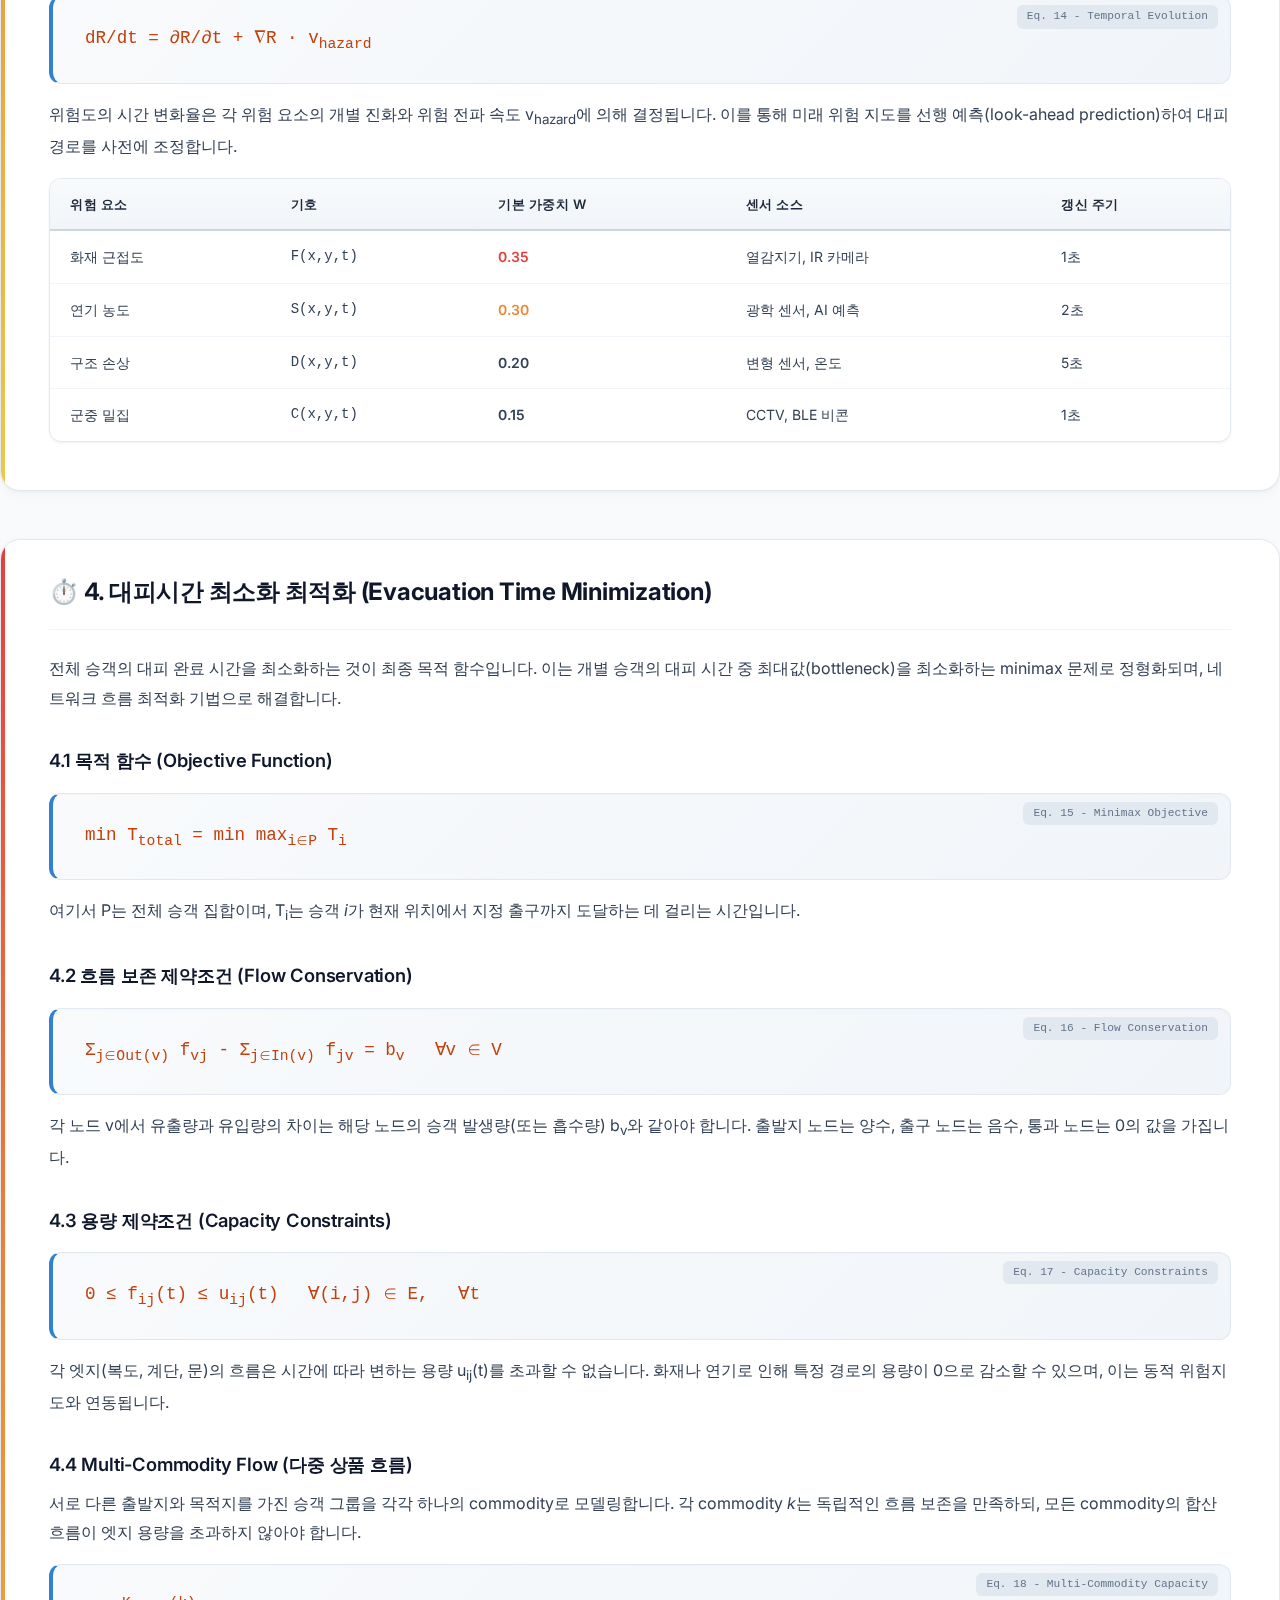
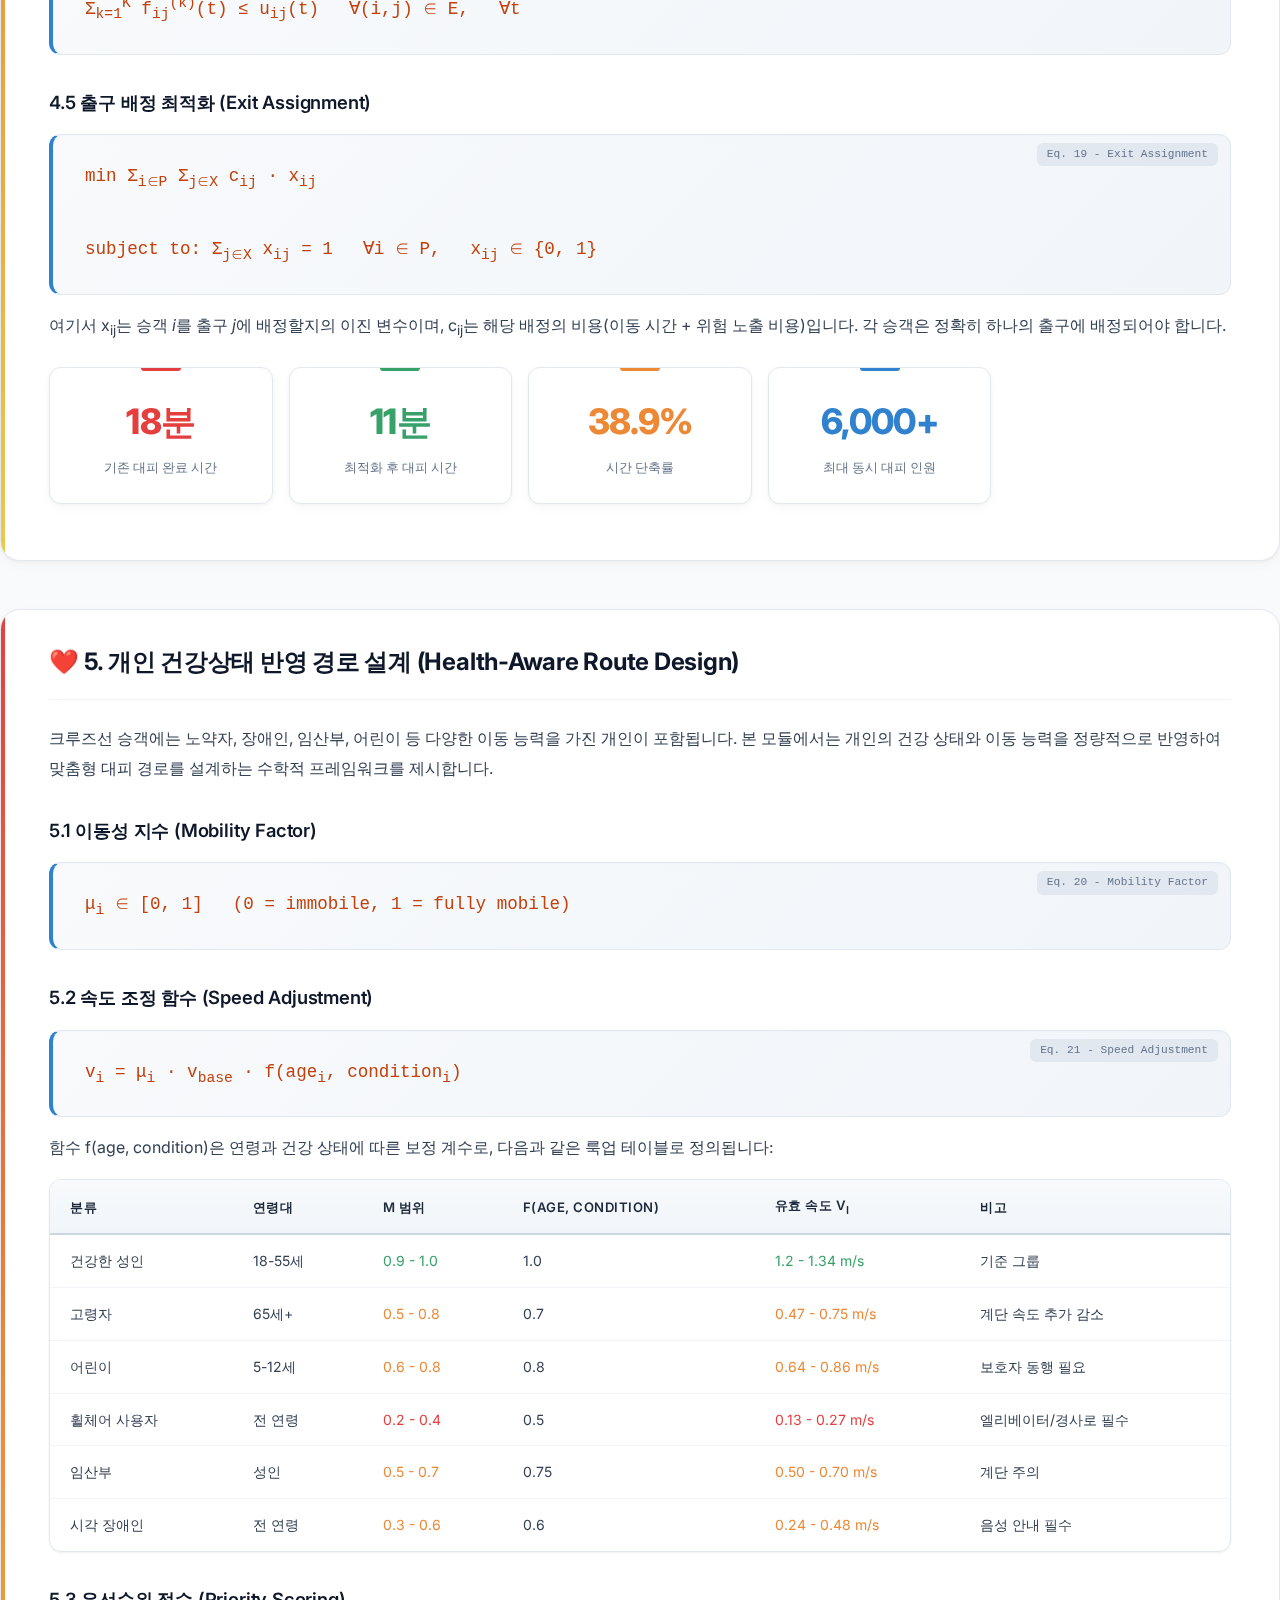
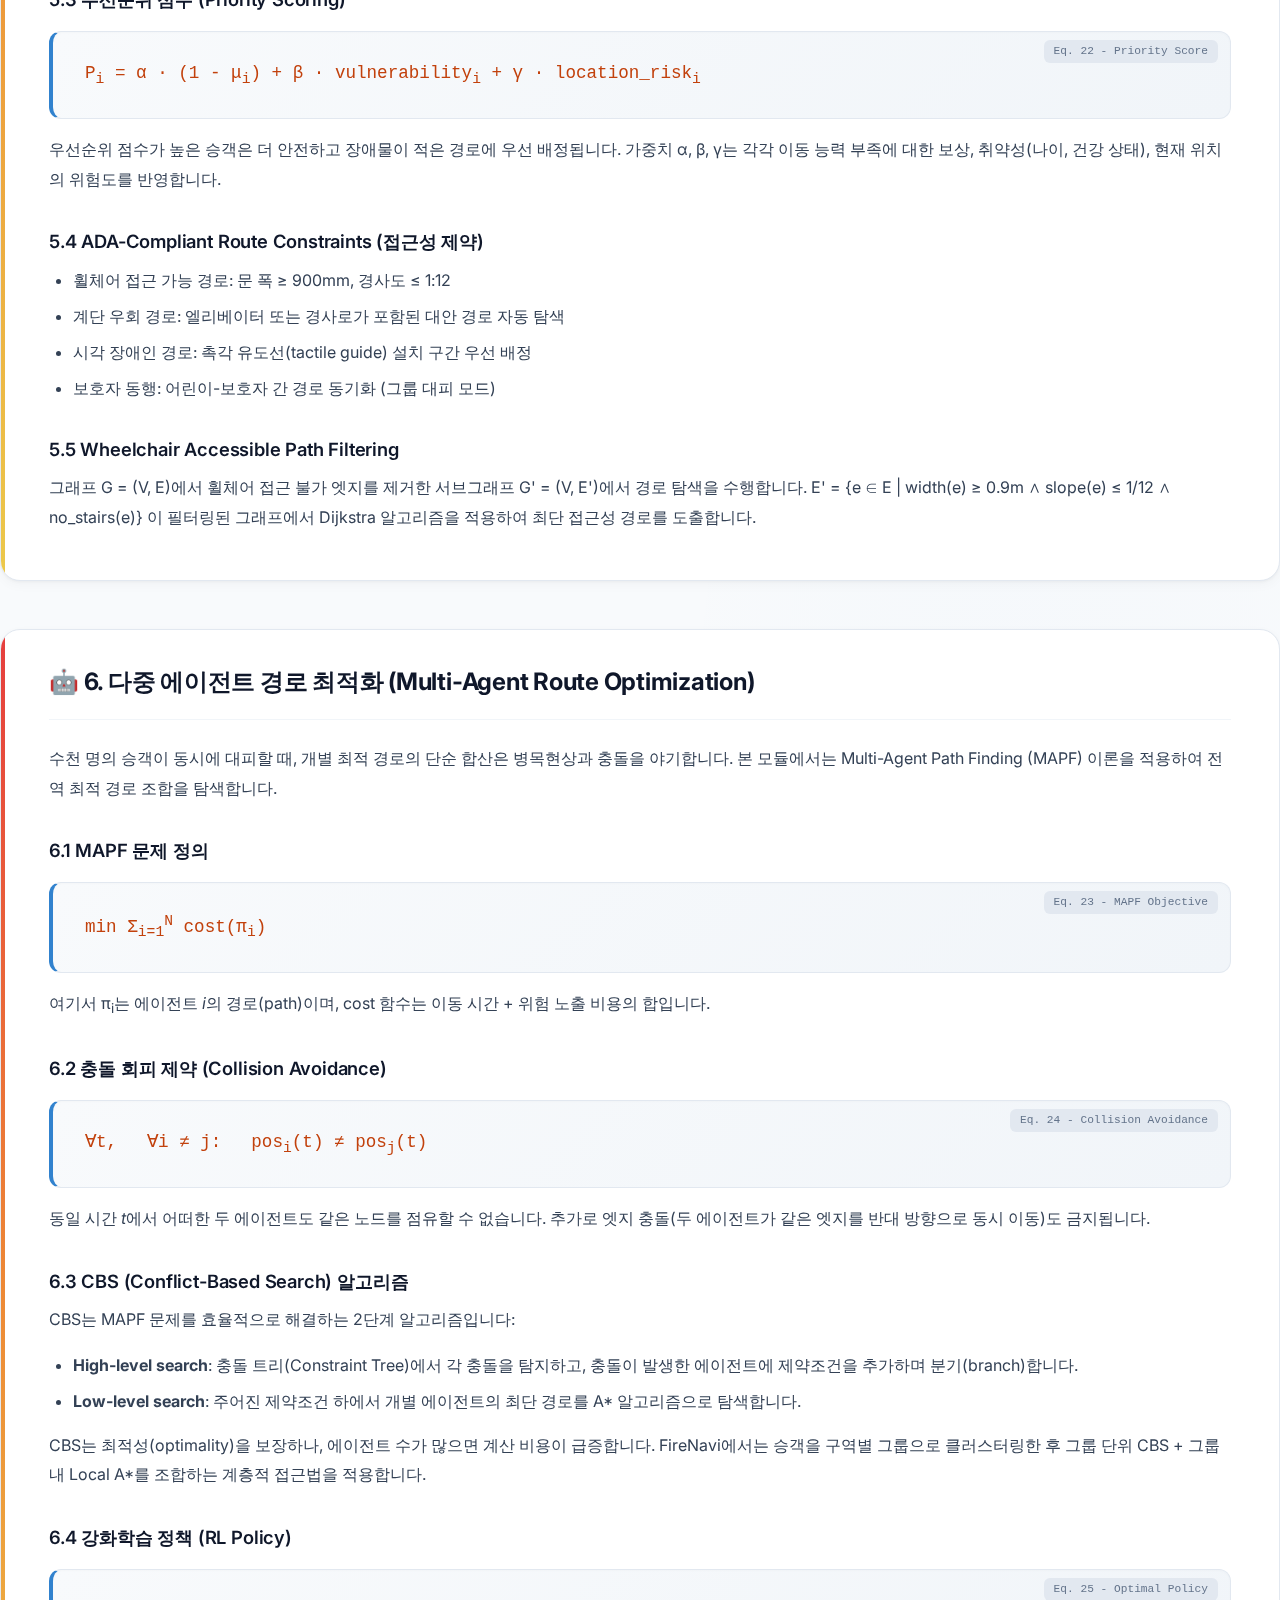
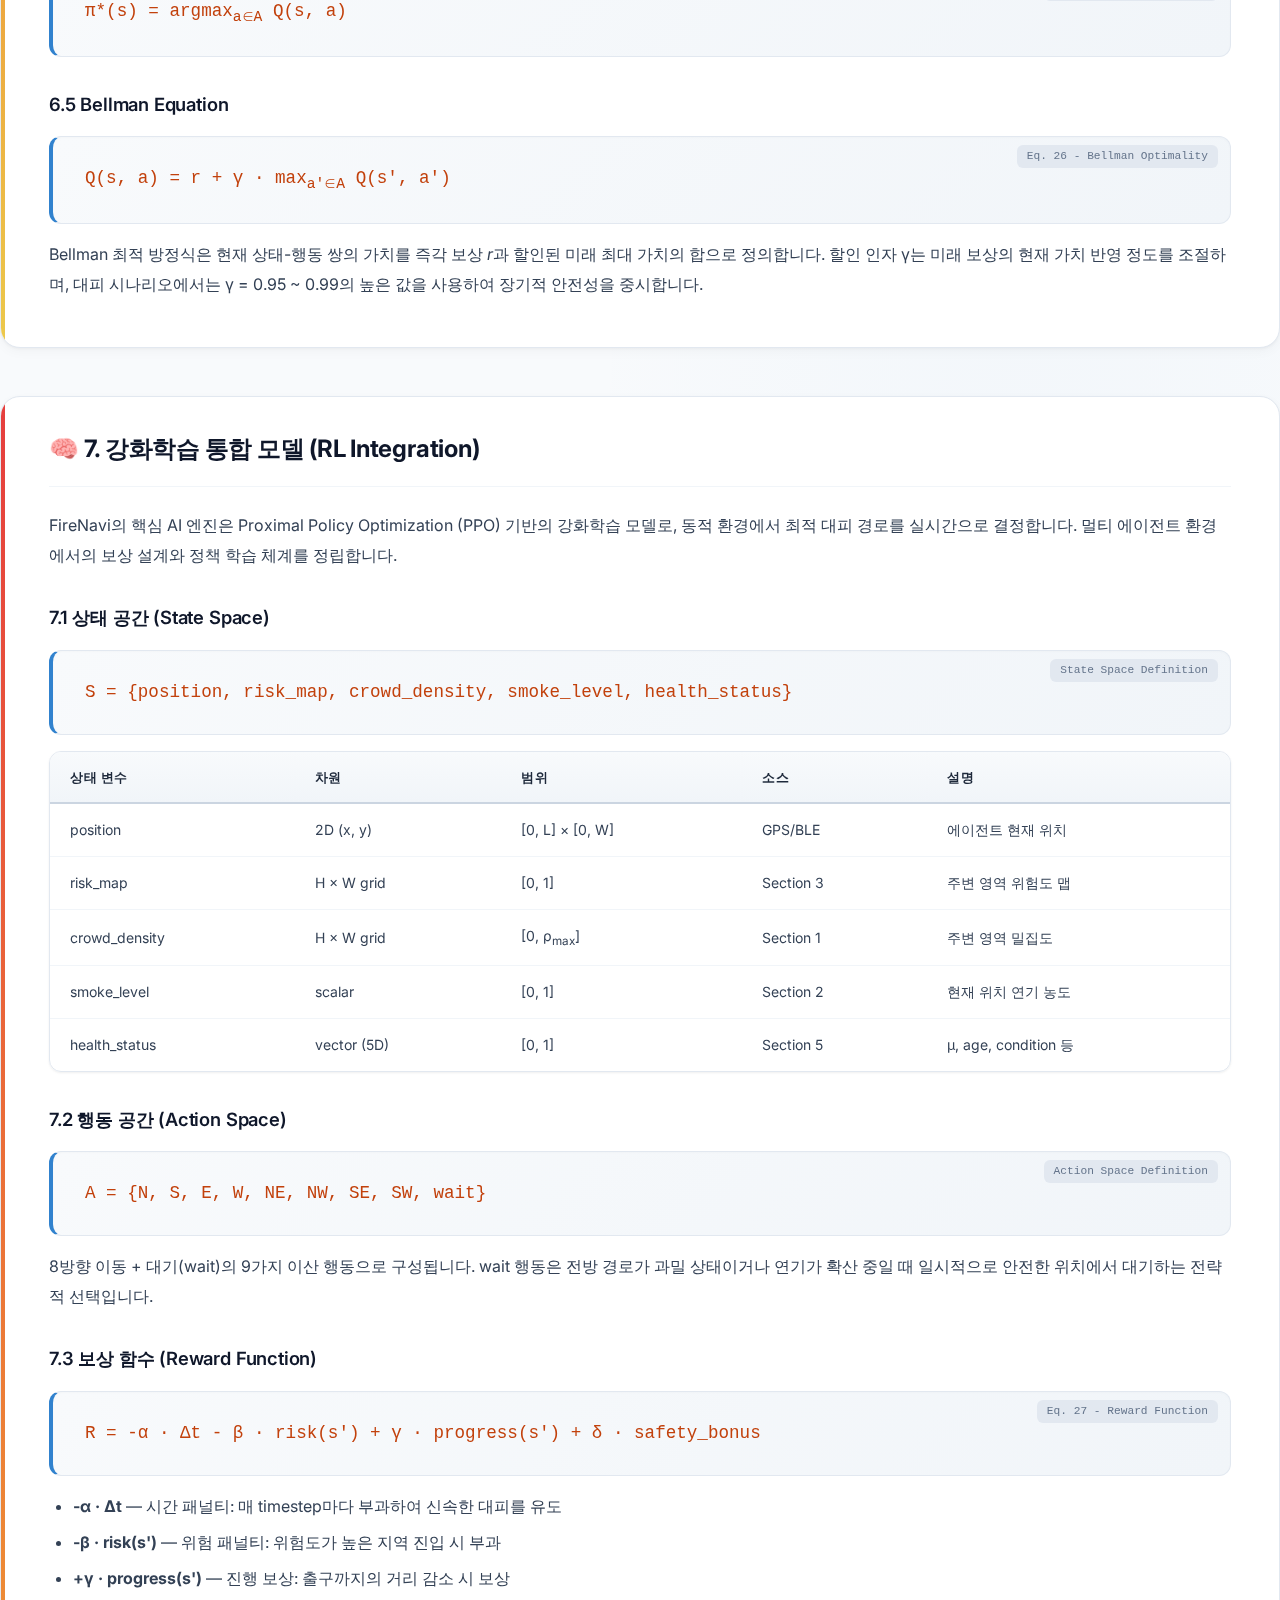
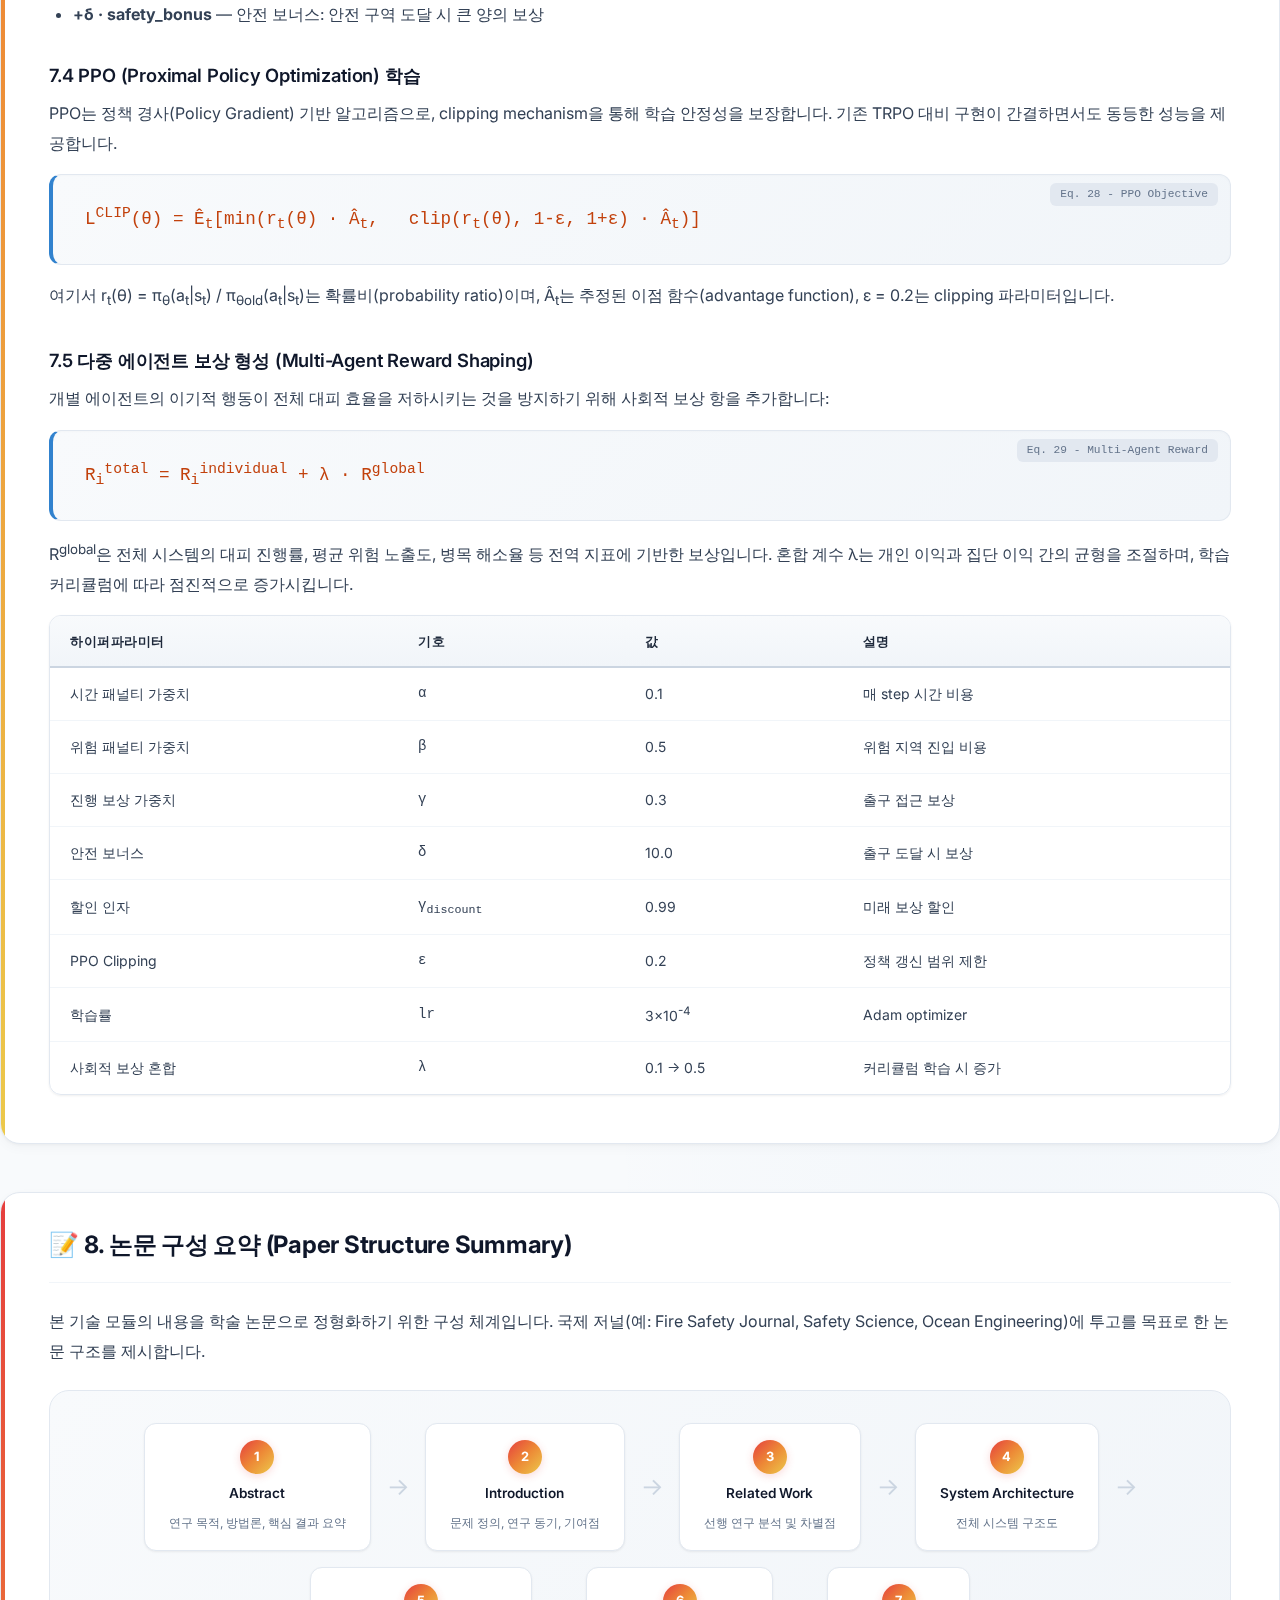
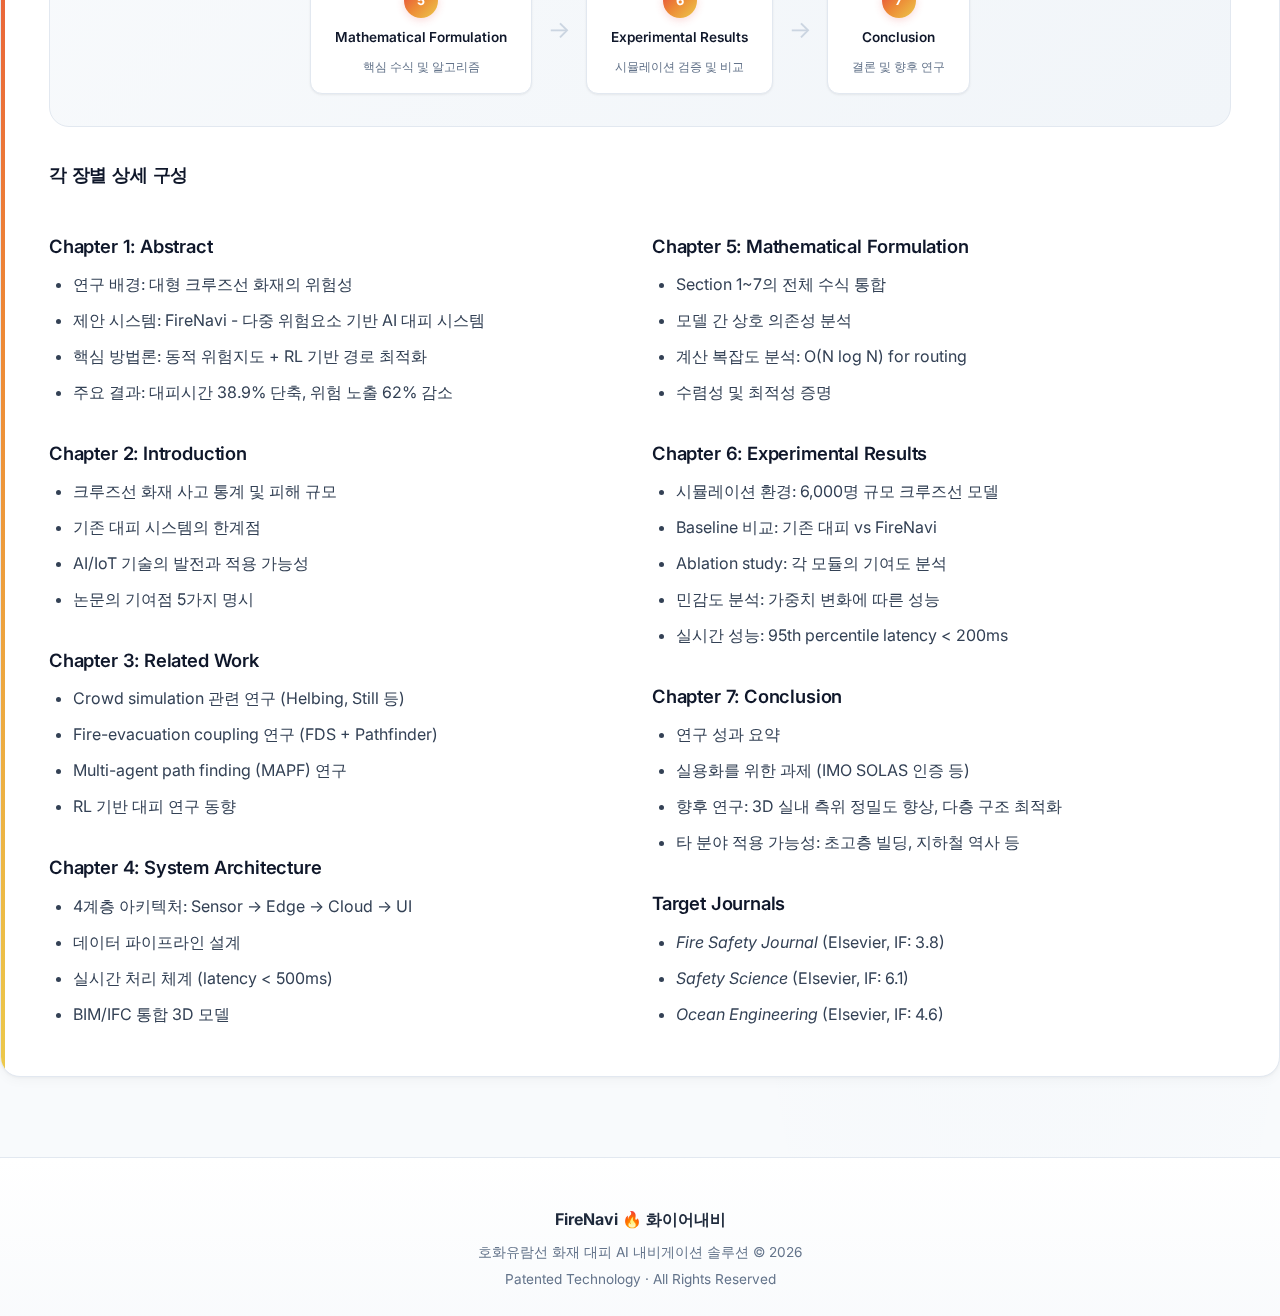
<file: pages/a-technical-formulation.html>
<!DOCTYPE html>
<html lang="ko">
<head>
  <meta charset="UTF-8">
  <meta name="viewport" content="width=device-width, initial-scale=1.0">
  <title>A. 기술 수식화 및 논문화 | FireNavi - 화이어내비</title>
  <link rel="stylesheet" href="../css/style.css">
</head>
<body>
  <div class="page-wrapper">
    <!-- NAVIGATION -->
    <nav class="top-nav">
      <div class="nav-inner">
        <a href="../index.html" class="nav-brand">
          <span class="fire-icon">&#x1F525;</span>
          <span>FireNavi</span>
          <span class="nav-tagline">호화유람선 화재 대피 AI 내비게이션</span>
        </a>
        <ul class="nav-links">
          <li><a href="../index.html">Dashboard</a></li>
          <li><a href="a-technical-formulation.html" class="active">A. 기술 수식화</a></li>
          <li><a href="b-industrial-architecture.html">B. 산업 아키텍처</a></li>
          <li><a href="c-shipyard-proposal.html">C. 조선소 제안</a></li>
          <li><a href="d-insurance-risk-model.html">D. 보험 리스크</a></li>
          <li><a href="simulation.html">시뮬레이션</a></li>
          <li><a href="risk-map.html">위험지도</a></li>
          <li><a href="route-optimizer.html">경로최적화</a></li>
        </ul>
        <button class="nav-mobile-toggle">&#9776;</button>
      </div>
    </nav>

    <!-- PAGE HEADER -->
    <section class="container">
      <div class="page-header">
        <div class="breadcrumb">
          <a href="../index.html">Home</a>
          <span>/</span>
          <span class="text-warning">A. 기술 수식화 및 논문화</span>
        </div>
        <h1 class="page-title">&#x1F4D0; 기술 수식화 및 논문화</h1>
        <p class="page-desc">
          호화유람선 화재 대피 AI 내비게이션 시스템의 수학적 모델링, 핵심 알고리즘 수식화,
          그리고 학술 논문 수준의 정형화를 다루는 모듈입니다.
          군중 밀집도 예측, 연기 확산 모델, 동적 위험지도, 대피 최적화, 강화학습 통합에 이르는
          전체 기술 체계를 수학적으로 정의합니다.
        </p>
      </div>
    </section>

    <!-- KEY METRICS -->
    <section class="container">
      <div class="stat-grid">
        <div class="stat-card">
          <div class="stat-value stat-value--danger" data-count="8" data-suffix="개">0개</div>
          <div class="stat-label">핵심 수학 모델</div>
        </div>
        <div class="stat-card">
          <div class="stat-value stat-value--warning" data-count="23" data-suffix="개">0개</div>
          <div class="stat-label">주요 수식 (Equations)</div>
        </div>
        <div class="stat-card">
          <div class="stat-value stat-value--info" data-count="5" data-suffix="개">0개</div>
          <div class="stat-label">AI/ML 알고리즘</div>
        </div>
        <div class="stat-card">
          <div class="stat-value stat-value--safe" data-count="40" data-suffix="%" data-prefix="-">0%</div>
          <div class="stat-label">대피시간 단축 목표</div>
        </div>
        <div class="stat-card">
          <div class="stat-value stat-value--accent" data-count="3" data-suffix="편">0편</div>
          <div class="stat-label">목표 논문 출판</div>
        </div>
      </div>
    </section>

    <!-- MAIN CONTENT -->
    <main class="container main-content">

      <!-- ============================================================ -->
      <!-- SECTION 1: 군중 밀집도 예측 알고리즘 -->
      <!-- ============================================================ -->
      <div class="content-section" id="crowd-density">
        <h2>&#x1F465; 1. 군중 밀집도 예측 알고리즘 (Crowd Density Prediction)</h2>
        <p>
          대형 크루즈선 내에서 수천 명의 승객이 동시에 대피할 때, 특정 구간의 군중 밀집도를
          실시간으로 정확하게 예측하는 것은 안전한 대피 경로 설계의 핵심 전제 조건입니다.
          본 모듈에서는 Social Force Model, Kernel Density Estimation, 그리고 LWR 거시적
          교통류 모델을 결합한 하이브리드 군중 밀집도 예측 체계를 수식화합니다.
        </p>

        <h3>1.1 Social Force Model (사회력 모델)</h3>
        <p>
          Helbing &amp; Molnar (1995)의 Social Force Model을 기반으로, 각 보행자 <em>i</em>에
          작용하는 힘을 다음과 같이 정의합니다. 보행자는 목적지를 향한 desire force, 다른 보행자와의
          social force, 벽면과의 wall force, 그리고 확률적 random force의 합력에 의해 이동합니다.
        </p>
        <div class="formula-block">
          <span class="formula-label">Eq. 1 - Social Force Model</span>
          <div class="math">
            F<sub>i</sub> = F<sub>i</sub><sup>desire</sup> + &Sigma;<sub>j&ne;i</sub> F<sub>ij</sub><sup>social</sup> + &Sigma;<sub>w</sub> F<sub>iw</sub><sup>wall</sup> + F<sub>i</sub><sup>random</sup>
          </div>
        </div>
        <p>각 구성 요소의 정의는 다음과 같습니다:</p>
        <ul>
          <li><strong>F<sub>i</sub><sup>desire</sup></strong> = m<sub>i</sub> &middot; (v<sub>i</sub><sup>0</sup> &middot; e<sub>i</sub> - v<sub>i</sub>) / &tau;<sub>i</sub> &mdash; 목표 방향으로의 가속력 (relaxation time &tau; 기반)</li>
          <li><strong>F<sub>ij</sub><sup>social</sup></strong> = A<sub>i</sub> &middot; exp[(r<sub>ij</sub> - d<sub>ij</sub>) / B<sub>i</sub>] &middot; n<sub>ij</sub> &mdash; 보행자 간 반발력</li>
          <li><strong>F<sub>iw</sub><sup>wall</sup></strong> = A<sub>w</sub> &middot; exp[(r<sub>i</sub> - d<sub>iw</sub>) / B<sub>w</sub>] &middot; n<sub>iw</sub> &mdash; 벽면 회피력</li>
          <li><strong>F<sub>i</sub><sup>random</sup></strong> &mdash; 패닉 상태에서의 확률적 요동 (stochastic fluctuation)</li>
        </ul>

        <h3>1.2 Kernel Density Estimation (밀도 추정)</h3>
        <p>
          이산적인 승객 위치 데이터로부터 연속적인 밀도 필드를 추정하기 위해
          Kernel Density Estimation (KDE)을 적용합니다.
        </p>
        <div class="formula-block">
          <span class="formula-label">Eq. 2 - Density Estimation</span>
          <div class="math">
            &rho;(x, y, t) = &Sigma;<sub>i=1</sub><sup>N</sup> K<sub>h</sub>(x - x<sub>i</sub>, y - y<sub>i</sub>)
          </div>
        </div>
        <p>
          여기서 K<sub>h</sub>는 bandwidth <em>h</em>를 가진 2D Gaussian Kernel이며,
          (x<sub>i</sub>, y<sub>i</sub>)는 시간 <em>t</em>에서 보행자 <em>i</em>의 위치입니다.
          Bandwidth는 Silverman's Rule of Thumb에 의해 자동 결정됩니다.
        </p>

        <h3>1.3 LWR Model (거시적 교통류 모델)</h3>
        <p>
          Lighthill-Whitham-Richards (LWR) 모델은 보행자 흐름을 연속체로 취급하여
          복도, 계단 등 1차원 통로에서의 밀도 변화를 보존 법칙으로 기술합니다.
        </p>
        <div class="formula-block">
          <span class="formula-label">Eq. 3 - LWR Conservation Law</span>
          <div class="math">
            &part;&rho; / &part;t + &part;(&rho; &middot; v(&rho;)) / &part;x = 0
          </div>
        </div>

        <h3>1.4 Fundamental Diagram (기본 다이어그램)</h3>
        <p>
          밀도와 속도의 관계를 선형 모델로 정의합니다. 밀도가 증가함에 따라
          보행 속도가 선형적으로 감소하는 Greenshields 모델을 적용합니다.
        </p>
        <div class="formula-block">
          <span class="formula-label">Eq. 4 - Fundamental Diagram</span>
          <div class="math">
            v(&rho;) = v<sub>max</sub> &middot; (1 - &rho; / &rho;<sub>max</sub>)
          </div>
        </div>

        <div class="data-table-wrap">
          <table class="data-table">
            <thead>
              <tr>
                <th>파라미터</th>
                <th>기호</th>
                <th>값 (일반 조건)</th>
                <th>값 (패닉 조건)</th>
                <th>단위</th>
              </tr>
            </thead>
            <tbody>
              <tr>
                <td>최대 보행 속도</td>
                <td class="font-mono">v<sub>max</sub></td>
                <td class="safe-cell">1.34</td>
                <td class="warning-cell">1.66</td>
                <td>m/s</td>
              </tr>
              <tr>
                <td>최대 밀집도</td>
                <td class="font-mono">&rho;<sub>max</sub></td>
                <td class="safe-cell">5.4</td>
                <td class="danger-cell">7.0</td>
                <td>인/m&sup2;</td>
              </tr>
              <tr>
                <td>Social Force 상수 A</td>
                <td class="font-mono">A<sub>i</sub></td>
                <td>2.1</td>
                <td>3.0</td>
                <td>N</td>
              </tr>
              <tr>
                <td>Social Force 범위 B</td>
                <td class="font-mono">B<sub>i</sub></td>
                <td>0.3</td>
                <td>0.2</td>
                <td>m</td>
              </tr>
              <tr>
                <td>Relaxation Time</td>
                <td class="font-mono">&tau;<sub>i</sub></td>
                <td>0.5</td>
                <td>0.3</td>
                <td>s</td>
              </tr>
              <tr>
                <td>KDE Bandwidth</td>
                <td class="font-mono">h</td>
                <td>1.0</td>
                <td>0.8</td>
                <td>m</td>
              </tr>
            </tbody>
          </table>
        </div>
      </div>

      <!-- ============================================================ -->
      <!-- SECTION 2: AI 기반 연기 확산 예측 모델 -->
      <!-- ============================================================ -->
      <div class="content-section" id="smoke-diffusion">
        <h2>&#x1F32B;&#xFE0F; 2. AI 기반 연기 확산 예측 모델 (Smoke Diffusion Prediction)</h2>
        <p>
          화재 시 연기는 가시거리를 급격히 감소시키고 유독 가스를 포함하여 대피자의 생존율에
          직접적인 영향을 미칩니다. 본 모듈에서는 Navier-Stokes 방정식 기반의 물리 시뮬레이션과
          LSTM 기반 딥러닝 예측 모델을 결합한 하이브리드 연기 확산 예측 체계를 정립합니다.
        </p>

        <h3>2.1 Navier-Stokes 방정식 (연기 수송)</h3>
        <p>
          비압축성 유체에 대한 Navier-Stokes 방정식을 기반으로 연기의 유동장을 기술합니다.
          부력 항을 포함하여 화재에 의한 열적 상승 기류를 반영합니다.
        </p>
        <div class="formula-block">
          <span class="formula-label">Eq. 5 - Navier-Stokes (Momentum)</span>
          <div class="math">
            &rho;(&part;u/&part;t + u &middot; &nabla;u) = -&nabla;p + &mu;&nabla;&sup2;u + &rho;g + f<sub>buoyancy</sub>
          </div>
        </div>
        <div class="formula-block">
          <span class="formula-label">Eq. 6 - Continuity (비압축성)</span>
          <div class="math">
            &nabla; &middot; u = 0
          </div>
        </div>

        <h3>2.2 Advection-Diffusion Equation (이류-확산 방정식)</h3>
        <p>
          연기 농도 C(x, y, z, t)의 시공간 변화를 이류 항(유동에 의한 수송)과
          확산 항(분자 확산), 그리고 소스 항(화원에서의 발생)으로 기술합니다.
        </p>
        <div class="formula-block">
          <span class="formula-label">Eq. 7 - Advection-Diffusion Equation</span>
          <div class="math">
            &part;C/&part;t + u &middot; &nabla;C = D&nabla;&sup2;C + S
          </div>
        </div>
        <ul>
          <li><strong>C(x,y,z,t)</strong> &mdash; 연기 농도 (mass concentration, kg/m&sup3;)</li>
          <li><strong>u</strong> &mdash; 유동 속도 벡터 (velocity field, m/s)</li>
          <li><strong>D</strong> &mdash; 확산 계수 (diffusion coefficient, m&sup2;/s)</li>
          <li><strong>S</strong> &mdash; 소스 항 (source term, 화원에서의 연기 생성률)</li>
        </ul>

        <h3>2.3 FDS Zone Model Coupling</h3>
        <p>
          NIST의 Fire Dynamics Simulator (FDS)에서 제공하는 zone model 결과를
          본 시스템의 실시간 예측 모듈에 커플링합니다. FDS의 고해상도 CFD 결과를
          사전 계산(pre-computation)하여 lookup table을 구축하고, 실시간으로는
          LSTM 모델이 보간 및 외삽을 수행합니다.
        </p>

        <h3>2.4 LSTM 기반 실시간 예측 신경망</h3>
        <p>
          Long Short-Term Memory (LSTM) 네트워크를 사용하여 센서 데이터의 시계열 패턴으로부터
          미래 연기 농도를 예측합니다. 입력은 과거 T timestep의 센서 측정값이며,
          출력은 향후 &Delta;t 시간 후의 각 구역별 연기 농도입니다.
        </p>
        <div class="formula-block">
          <span class="formula-label">Eq. 8 - LSTM Cell</span>
          <div class="math">
            f<sub>t</sub> = &sigma;(W<sub>f</sub> &middot; [h<sub>t-1</sub>, x<sub>t</sub>] + b<sub>f</sub>)<br>
            i<sub>t</sub> = &sigma;(W<sub>i</sub> &middot; [h<sub>t-1</sub>, x<sub>t</sub>] + b<sub>i</sub>)<br>
            C&#x0303;<sub>t</sub> = tanh(W<sub>C</sub> &middot; [h<sub>t-1</sub>, x<sub>t</sub>] + b<sub>C</sub>)<br>
            C<sub>t</sub> = f<sub>t</sub> &odot; C<sub>t-1</sub> + i<sub>t</sub> &odot; C&#x0303;<sub>t</sub><br>
            o<sub>t</sub> = &sigma;(W<sub>o</sub> &middot; [h<sub>t-1</sub>, x<sub>t</sub>] + b<sub>o</sub>)<br>
            h<sub>t</sub> = o<sub>t</sub> &odot; tanh(C<sub>t</sub>)
          </div>
        </div>

        <h3>2.5 온도장 예측 (Temperature Field)</h3>
        <p>
          화재로 인한 온도 분포 T(x,y,z,t)는 에너지 보존 방정식에 의해 결정되며,
          연기 확산 모델과 커플링되어 열적 위험도를 동시에 평가합니다.
        </p>
        <div class="formula-block">
          <span class="formula-label">Eq. 9 - Energy Equation</span>
          <div class="math">
            &rho;c<sub>p</sub>(&part;T/&part;t + u &middot; &nabla;T) = k&nabla;&sup2;T + q&#x0307;<sub>source</sub>
          </div>
        </div>

        <h3>2.6 가시거리 모델 (Visibility Model)</h3>
        <p>
          연기 농도로부터 가시거리를 추정하는 Beer-Lambert 법칙 기반 모델입니다.
          가시거리가 임계값 이하로 떨어지면 해당 구간은 대피 경로에서 제외됩니다.
        </p>
        <div class="formula-block">
          <span class="formula-label">Eq. 10 - Visibility Model</span>
          <div class="math">
            V(C) = K / C
          </div>
        </div>
        <p>
          여기서 K는 소광 계수(extinction coefficient)이며, 일반적으로 발광 표지판의 경우
          K = 8, 반사 표지판의 경우 K = 3의 값을 사용합니다.
          가시거리 V &lt; 5m인 구간은 "연기 위험 구역"으로 분류됩니다.
        </p>

        <div class="data-table-wrap">
          <table class="data-table">
            <thead>
              <tr>
                <th>모델 구성요소</th>
                <th>방법론</th>
                <th>정확도 (RMSE)</th>
                <th>연산 시간</th>
                <th>적용 범위</th>
              </tr>
            </thead>
            <tbody>
              <tr>
                <td>Full CFD (FDS)</td>
                <td>LES / DNS</td>
                <td class="safe-cell">0.02 kg/m&sup3;</td>
                <td class="danger-cell">수 시간</td>
                <td>사전 계산 DB</td>
              </tr>
              <tr>
                <td>Zone Model</td>
                <td>Two-zone approximation</td>
                <td class="warning-cell">0.08 kg/m&sup3;</td>
                <td class="safe-cell">수 초</td>
                <td>실시간 보조</td>
              </tr>
              <tr>
                <td>LSTM Neural Network</td>
                <td>Sequence-to-Sequence</td>
                <td class="safe-cell">0.05 kg/m&sup3;</td>
                <td class="safe-cell">&lt; 100ms</td>
                <td>실시간 주력</td>
              </tr>
              <tr>
                <td>Hybrid (FDS + LSTM)</td>
                <td>Transfer Learning</td>
                <td class="safe-cell">0.03 kg/m&sup3;</td>
                <td class="safe-cell">&lt; 200ms</td>
                <td>최종 예측</td>
              </tr>
            </tbody>
          </table>
        </div>
      </div>

      <!-- ============================================================ -->
      <!-- SECTION 3: 동적 위험지도 생성 -->
      <!-- ============================================================ -->
      <div class="content-section" id="risk-map">
        <h2>&#x1F5FA;&#xFE0F; 3. 동적 위험지도 생성 (Dynamic Risk Map Generation)</h2>
        <p>
          동적 위험지도는 화재, 연기, 구조적 손상, 군중 밀집의 4가지 위험 요소를
          가중합하여 공간-시간 연속 위험도 필드를 생성하는 FireNavi의 핵심 특허 기술입니다.
          실시간 센서 데이터와 AI 예측 결과를 통합하여 매 초 갱신됩니다.
        </p>

        <h3>3.1 Multi-Hazard Weighted Sum (다중 위험요소 가중합)</h3>
        <div class="formula-block">
          <span class="formula-label">Eq. 11 - Risk Map</span>
          <div class="math">
            R(x, y, t) = w<sub>1</sub> &middot; F(x, y, t) + w<sub>2</sub> &middot; S(x, y, t) + w<sub>3</sub> &middot; D(x, y, t) + w<sub>4</sub> &middot; C(x, y, t)
          </div>
        </div>
        <ul>
          <li><strong>F(x, y, t)</strong> &mdash; Fire proximity risk: 화원까지의 거리 기반 위험도 (1/d&sup2; decay)</li>
          <li><strong>S(x, y, t)</strong> &mdash; Smoke concentration: 연기 농도 기반 위험도 (가시거리 반비례)</li>
          <li><strong>D(x, y, t)</strong> &mdash; Structural damage: 구조적 손상 위험도 (온도, 노출 시간 기반)</li>
          <li><strong>C(x, y, t)</strong> &mdash; Crowd density: 군중 밀집에 의한 답압 위험도 (&rho; &gt; 4 인/m&sup2; 시 급증)</li>
        </ul>

        <h3>3.2 가중치 최적화 (Weight Optimization)</h3>
        <p>
          각 위험 요소의 가중치 w<sub>1</sub>~w<sub>4</sub>는 과거 화재 사고 데이터 및 시뮬레이션
          결과로부터 최소제곱법(Least Squares)으로 최적화합니다.
        </p>
        <div class="formula-block">
          <span class="formula-label">Eq. 12 - Weight Optimization</span>
          <div class="math">
            min<sub>w</sub> &Sigma;<sub>k=1</sub><sup>N</sup> (R<sub>predicted</sub><sup>(k)</sup> - R<sub>actual</sub><sup>(k)</sup>)&sup2;<br><br>
            subject to: &Sigma; w<sub>i</sub> = 1, &ensp; w<sub>i</sub> &ge; 0 &ensp; &forall;i
          </div>
        </div>

        <h3>3.3 공간 보간 (Spatial Interpolation) - Kriging Method</h3>
        <p>
          이산적인 센서 위치에서의 측정값으로부터 전체 공간의 위험도를 보간하기 위해
          Ordinary Kriging을 적용합니다. 센서 간격이 불균일한 선박 내부 환경에 적합합니다.
        </p>
        <div class="formula-block">
          <span class="formula-label">Eq. 13 - Kriging Estimator</span>
          <div class="math">
            R&#x0302;(x<sub>0</sub>) = &Sigma;<sub>i=1</sub><sup>n</sup> &lambda;<sub>i</sub> &middot; R(x<sub>i</sub>)
          </div>
        </div>
        <p>
          가중치 &lambda;<sub>i</sub>는 variogram 함수 &gamma;(h)로부터 결정되며,
          추정 분산을 최소화하는 BLUE(Best Linear Unbiased Estimator)를 보장합니다.
        </p>

        <h3>3.4 시간적 진화 예측 (Temporal Evolution)</h3>
        <div class="formula-block">
          <span class="formula-label">Eq. 14 - Temporal Evolution</span>
          <div class="math">
            dR/dt = &part;R/&part;t + &nabla;R &middot; v<sub>hazard</sub>
          </div>
        </div>
        <p>
          위험도의 시간 변화율은 각 위험 요소의 개별 진화와 위험 전파 속도
          v<sub>hazard</sub>에 의해 결정됩니다. 이를 통해 미래 위험 지도를
          선행 예측(look-ahead prediction)하여 대피 경로를 사전에 조정합니다.
        </p>

        <div class="data-table-wrap">
          <table class="data-table">
            <thead>
              <tr>
                <th>위험 요소</th>
                <th>기호</th>
                <th>기본 가중치 w</th>
                <th>센서 소스</th>
                <th>갱신 주기</th>
              </tr>
            </thead>
            <tbody>
              <tr>
                <td>화재 근접도</td>
                <td class="font-mono">F(x,y,t)</td>
                <td class="danger-cell highlight-cell">0.35</td>
                <td>열감지기, IR 카메라</td>
                <td>1초</td>
              </tr>
              <tr>
                <td>연기 농도</td>
                <td class="font-mono">S(x,y,t)</td>
                <td class="warning-cell highlight-cell">0.30</td>
                <td>광학 센서, AI 예측</td>
                <td>2초</td>
              </tr>
              <tr>
                <td>구조 손상</td>
                <td class="font-mono">D(x,y,t)</td>
                <td class="highlight-cell">0.20</td>
                <td>변형 센서, 온도</td>
                <td>5초</td>
              </tr>
              <tr>
                <td>군중 밀집</td>
                <td class="font-mono">C(x,y,t)</td>
                <td class="highlight-cell">0.15</td>
                <td>CCTV, BLE 비콘</td>
                <td>1초</td>
              </tr>
            </tbody>
          </table>
        </div>
      </div>

      <!-- ============================================================ -->
      <!-- SECTION 4: 대피시간 최소화 최적화 -->
      <!-- ============================================================ -->
      <div class="content-section" id="evacuation-optimization">
        <h2>&#x23F1;&#xFE0F; 4. 대피시간 최소화 최적화 (Evacuation Time Minimization)</h2>
        <p>
          전체 승객의 대피 완료 시간을 최소화하는 것이 최종 목적 함수입니다.
          이는 개별 승객의 대피 시간 중 최대값(bottleneck)을 최소화하는
          minimax 문제로 정형화되며, 네트워크 흐름 최적화 기법으로 해결합니다.
        </p>

        <h3>4.1 목적 함수 (Objective Function)</h3>
        <div class="formula-block">
          <span class="formula-label">Eq. 15 - Minimax Objective</span>
          <div class="math">
            min T<sub>total</sub> = min max<sub>i&isin;P</sub> T<sub>i</sub>
          </div>
        </div>
        <p>
          여기서 P는 전체 승객 집합이며, T<sub>i</sub>는 승객 <em>i</em>가
          현재 위치에서 지정 출구까지 도달하는 데 걸리는 시간입니다.
        </p>

        <h3>4.2 흐름 보존 제약조건 (Flow Conservation)</h3>
        <div class="formula-block">
          <span class="formula-label">Eq. 16 - Flow Conservation</span>
          <div class="math">
            &Sigma;<sub>j&isin;Out(v)</sub> f<sub>vj</sub> - &Sigma;<sub>j&isin;In(v)</sub> f<sub>jv</sub> = b<sub>v</sub> &ensp; &forall;v &isin; V
          </div>
        </div>
        <p>
          각 노드 v에서 유출량과 유입량의 차이는 해당 노드의 승객 발생량(또는 흡수량)
          b<sub>v</sub>와 같아야 합니다. 출발지 노드는 양수, 출구 노드는 음수,
          통과 노드는 0의 값을 가집니다.
        </p>

        <h3>4.3 용량 제약조건 (Capacity Constraints)</h3>
        <div class="formula-block">
          <span class="formula-label">Eq. 17 - Capacity Constraints</span>
          <div class="math">
            0 &le; f<sub>ij</sub>(t) &le; u<sub>ij</sub>(t) &ensp; &forall;(i,j) &isin; E, &ensp; &forall;t
          </div>
        </div>
        <p>
          각 엣지(복도, 계단, 문)의 흐름은 시간에 따라 변하는 용량 u<sub>ij</sub>(t)를
          초과할 수 없습니다. 화재나 연기로 인해 특정 경로의 용량이 0으로 감소할 수 있으며,
          이는 동적 위험지도와 연동됩니다.
        </p>

        <h3>4.4 Multi-Commodity Flow (다중 상품 흐름)</h3>
        <p>
          서로 다른 출발지와 목적지를 가진 승객 그룹을 각각 하나의 commodity로 모델링합니다.
          각 commodity <em>k</em>는 독립적인 흐름 보존을 만족하되,
          모든 commodity의 합산 흐름이 엣지 용량을 초과하지 않아야 합니다.
        </p>
        <div class="formula-block">
          <span class="formula-label">Eq. 18 - Multi-Commodity Capacity</span>
          <div class="math">
            &Sigma;<sub>k=1</sub><sup>K</sup> f<sub>ij</sub><sup>(k)</sup>(t) &le; u<sub>ij</sub>(t) &ensp; &forall;(i,j) &isin; E, &ensp; &forall;t
          </div>
        </div>

        <h3>4.5 출구 배정 최적화 (Exit Assignment)</h3>
        <div class="formula-block">
          <span class="formula-label">Eq. 19 - Exit Assignment</span>
          <div class="math">
            min &Sigma;<sub>i&isin;P</sub> &Sigma;<sub>j&isin;X</sub> c<sub>ij</sub> &middot; x<sub>ij</sub><br><br>
            subject to: &Sigma;<sub>j&isin;X</sub> x<sub>ij</sub> = 1 &ensp; &forall;i &isin; P, &ensp; x<sub>ij</sub> &isin; {0, 1}
          </div>
        </div>
        <p>
          여기서 x<sub>ij</sub>는 승객 <em>i</em>를 출구 <em>j</em>에 배정할지의 이진 변수이며,
          c<sub>ij</sub>는 해당 배정의 비용(이동 시간 + 위험 노출 비용)입니다.
          각 승객은 정확히 하나의 출구에 배정되어야 합니다.
        </p>

        <div class="stat-grid">
          <div class="stat-card">
            <div class="stat-value stat-value--danger">18분</div>
            <div class="stat-label">기존 대피 완료 시간</div>
          </div>
          <div class="stat-card">
            <div class="stat-value stat-value--safe">11분</div>
            <div class="stat-label">최적화 후 대피 시간</div>
          </div>
          <div class="stat-card">
            <div class="stat-value stat-value--warning">38.9%</div>
            <div class="stat-label">시간 단축률</div>
          </div>
          <div class="stat-card">
            <div class="stat-value stat-value--info">6,000+</div>
            <div class="stat-label">최대 동시 대피 인원</div>
          </div>
        </div>
      </div>

      <!-- ============================================================ -->
      <!-- SECTION 5: 개인 건강상태 반영 경로 설계 -->
      <!-- ============================================================ -->
      <div class="content-section" id="health-aware">
        <h2>&#x2764;&#xFE0F; 5. 개인 건강상태 반영 경로 설계 (Health-Aware Route Design)</h2>
        <p>
          크루즈선 승객에는 노약자, 장애인, 임산부, 어린이 등 다양한 이동 능력을 가진
          개인이 포함됩니다. 본 모듈에서는 개인의 건강 상태와 이동 능력을 정량적으로
          반영하여 맞춤형 대피 경로를 설계하는 수학적 프레임워크를 제시합니다.
        </p>

        <h3>5.1 이동성 지수 (Mobility Factor)</h3>
        <div class="formula-block">
          <span class="formula-label">Eq. 20 - Mobility Factor</span>
          <div class="math">
            &mu;<sub>i</sub> &isin; [0, 1] &ensp; (0 = immobile, 1 = fully mobile)
          </div>
        </div>

        <h3>5.2 속도 조정 함수 (Speed Adjustment)</h3>
        <div class="formula-block">
          <span class="formula-label">Eq. 21 - Speed Adjustment</span>
          <div class="math">
            v<sub>i</sub> = &mu;<sub>i</sub> &middot; v<sub>base</sub> &middot; f(age<sub>i</sub>, condition<sub>i</sub>)
          </div>
        </div>
        <p>
          함수 f(age, condition)은 연령과 건강 상태에 따른 보정 계수로,
          다음과 같은 룩업 테이블로 정의됩니다:
        </p>
        <div class="data-table-wrap">
          <table class="data-table">
            <thead>
              <tr>
                <th>분류</th>
                <th>연령대</th>
                <th>&mu; 범위</th>
                <th>f(age, condition)</th>
                <th>유효 속도 v<sub>i</sub></th>
                <th>비고</th>
              </tr>
            </thead>
            <tbody>
              <tr>
                <td>건강한 성인</td>
                <td>18-55세</td>
                <td class="safe-cell">0.9 - 1.0</td>
                <td>1.0</td>
                <td class="safe-cell">1.2 - 1.34 m/s</td>
                <td>기준 그룹</td>
              </tr>
              <tr>
                <td>고령자</td>
                <td>65세+</td>
                <td class="warning-cell">0.5 - 0.8</td>
                <td>0.7</td>
                <td class="warning-cell">0.47 - 0.75 m/s</td>
                <td>계단 속도 추가 감소</td>
              </tr>
              <tr>
                <td>어린이</td>
                <td>5-12세</td>
                <td class="warning-cell">0.6 - 0.8</td>
                <td>0.8</td>
                <td class="warning-cell">0.64 - 0.86 m/s</td>
                <td>보호자 동행 필요</td>
              </tr>
              <tr>
                <td>휠체어 사용자</td>
                <td>전 연령</td>
                <td class="danger-cell">0.2 - 0.4</td>
                <td>0.5</td>
                <td class="danger-cell">0.13 - 0.27 m/s</td>
                <td>엘리베이터/경사로 필수</td>
              </tr>
              <tr>
                <td>임산부</td>
                <td>성인</td>
                <td class="warning-cell">0.5 - 0.7</td>
                <td>0.75</td>
                <td class="warning-cell">0.50 - 0.70 m/s</td>
                <td>계단 주의</td>
              </tr>
              <tr>
                <td>시각 장애인</td>
                <td>전 연령</td>
                <td class="warning-cell">0.3 - 0.6</td>
                <td>0.6</td>
                <td class="warning-cell">0.24 - 0.48 m/s</td>
                <td>음성 안내 필수</td>
              </tr>
            </tbody>
          </table>
        </div>

        <h3>5.3 우선순위 점수 (Priority Scoring)</h3>
        <div class="formula-block">
          <span class="formula-label">Eq. 22 - Priority Score</span>
          <div class="math">
            P<sub>i</sub> = &alpha; &middot; (1 - &mu;<sub>i</sub>) + &beta; &middot; vulnerability<sub>i</sub> + &gamma; &middot; location_risk<sub>i</sub>
          </div>
        </div>
        <p>
          우선순위 점수가 높은 승객은 더 안전하고 장애물이 적은 경로에 우선 배정됩니다.
          가중치 &alpha;, &beta;, &gamma;는 각각 이동 능력 부족에 대한 보상,
          취약성(나이, 건강 상태), 현재 위치의 위험도를 반영합니다.
        </p>

        <h3>5.4 ADA-Compliant Route Constraints (접근성 제약)</h3>
        <ul>
          <li>휠체어 접근 가능 경로: 문 폭 &ge; 900mm, 경사도 &le; 1:12</li>
          <li>계단 우회 경로: 엘리베이터 또는 경사로가 포함된 대안 경로 자동 탐색</li>
          <li>시각 장애인 경로: 촉각 유도선(tactile guide) 설치 구간 우선 배정</li>
          <li>보호자 동행: 어린이-보호자 간 경로 동기화 (그룹 대피 모드)</li>
        </ul>

        <h3>5.5 Wheelchair Accessible Path Filtering</h3>
        <p>
          그래프 G = (V, E)에서 휠체어 접근 불가 엣지를 제거한 서브그래프 G' = (V, E')에서
          경로 탐색을 수행합니다. E' = {e &isin; E | width(e) &ge; 0.9m &and; slope(e) &le; 1/12 &and; no_stairs(e)}
          이 필터링된 그래프에서 Dijkstra 알고리즘을 적용하여 최단 접근성 경로를 도출합니다.
        </p>
      </div>

      <!-- ============================================================ -->
      <!-- SECTION 6: 다중 에이전트 경로 최적화 -->
      <!-- ============================================================ -->
      <div class="content-section" id="multi-agent">
        <h2>&#x1F916; 6. 다중 에이전트 경로 최적화 (Multi-Agent Route Optimization)</h2>
        <p>
          수천 명의 승객이 동시에 대피할 때, 개별 최적 경로의 단순 합산은 병목현상과 충돌을
          야기합니다. 본 모듈에서는 Multi-Agent Path Finding (MAPF) 이론을 적용하여
          전역 최적 경로 조합을 탐색합니다.
        </p>

        <h3>6.1 MAPF 문제 정의</h3>
        <div class="formula-block">
          <span class="formula-label">Eq. 23 - MAPF Objective</span>
          <div class="math">
            min &Sigma;<sub>i=1</sub><sup>N</sup> cost(&pi;<sub>i</sub>)
          </div>
        </div>
        <p>
          여기서 &pi;<sub>i</sub>는 에이전트 <em>i</em>의 경로(path)이며,
          cost 함수는 이동 시간 + 위험 노출 비용의 합입니다.
        </p>

        <h3>6.2 충돌 회피 제약 (Collision Avoidance)</h3>
        <div class="formula-block">
          <span class="formula-label">Eq. 24 - Collision Avoidance</span>
          <div class="math">
            &forall;t, &ensp; &forall;i &ne; j: &ensp; pos<sub>i</sub>(t) &ne; pos<sub>j</sub>(t)
          </div>
        </div>
        <p>
          동일 시간 <em>t</em>에서 어떠한 두 에이전트도 같은 노드를 점유할 수 없습니다.
          추가로 엣지 충돌(두 에이전트가 같은 엣지를 반대 방향으로 동시 이동)도 금지됩니다.
        </p>

        <h3>6.3 CBS (Conflict-Based Search) 알고리즘</h3>
        <p>
          CBS는 MAPF 문제를 효율적으로 해결하는 2단계 알고리즘입니다:
        </p>
        <ul>
          <li><strong>High-level search</strong>: 충돌 트리(Constraint Tree)에서 각 충돌을 탐지하고,
              충돌이 발생한 에이전트에 제약조건을 추가하며 분기(branch)합니다.</li>
          <li><strong>Low-level search</strong>: 주어진 제약조건 하에서 개별 에이전트의 최단 경로를
              A* 알고리즘으로 탐색합니다.</li>
        </ul>
        <p>
          CBS는 최적성(optimality)을 보장하나, 에이전트 수가 많으면 계산 비용이 급증합니다.
          FireNavi에서는 승객을 구역별 그룹으로 클러스터링한 후
          그룹 단위 CBS + 그룹 내 Local A*를 조합하는 계층적 접근법을 적용합니다.
        </p>

        <h3>6.4 강화학습 정책 (RL Policy)</h3>
        <div class="formula-block">
          <span class="formula-label">Eq. 25 - Optimal Policy</span>
          <div class="math">
            &pi;*(s) = argmax<sub>a&isin;A</sub> Q(s, a)
          </div>
        </div>

        <h3>6.5 Bellman Equation</h3>
        <div class="formula-block">
          <span class="formula-label">Eq. 26 - Bellman Optimality</span>
          <div class="math">
            Q(s, a) = r + &gamma; &middot; max<sub>a'&isin;A</sub> Q(s', a')
          </div>
        </div>
        <p>
          Bellman 최적 방정식은 현재 상태-행동 쌍의 가치를 즉각 보상 <em>r</em>과
          할인된 미래 최대 가치의 합으로 정의합니다. 할인 인자 &gamma;는 미래 보상의
          현재 가치 반영 정도를 조절하며, 대피 시나리오에서는 &gamma; = 0.95 ~ 0.99의
          높은 값을 사용하여 장기적 안전성을 중시합니다.
        </p>
      </div>

      <!-- ============================================================ -->
      <!-- SECTION 7: 강화학습 통합 모델 -->
      <!-- ============================================================ -->
      <div class="content-section" id="rl-integration">
        <h2>&#x1F9E0; 7. 강화학습 통합 모델 (RL Integration)</h2>
        <p>
          FireNavi의 핵심 AI 엔진은 Proximal Policy Optimization (PPO) 기반의
          강화학습 모델로, 동적 환경에서 최적 대피 경로를 실시간으로 결정합니다.
          멀티 에이전트 환경에서의 보상 설계와 정책 학습 체계를 정립합니다.
        </p>

        <h3>7.1 상태 공간 (State Space)</h3>
        <div class="formula-block">
          <span class="formula-label">State Space Definition</span>
          <div class="math">
            S = {position, risk_map, crowd_density, smoke_level, health_status}
          </div>
        </div>
        <div class="data-table-wrap">
          <table class="data-table">
            <thead>
              <tr>
                <th>상태 변수</th>
                <th>차원</th>
                <th>범위</th>
                <th>소스</th>
                <th>설명</th>
              </tr>
            </thead>
            <tbody>
              <tr>
                <td>position</td>
                <td>2D (x, y)</td>
                <td>[0, L] &times; [0, W]</td>
                <td>GPS/BLE</td>
                <td>에이전트 현재 위치</td>
              </tr>
              <tr>
                <td>risk_map</td>
                <td>H &times; W grid</td>
                <td>[0, 1]</td>
                <td>Section 3</td>
                <td>주변 영역 위험도 맵</td>
              </tr>
              <tr>
                <td>crowd_density</td>
                <td>H &times; W grid</td>
                <td>[0, &rho;<sub>max</sub>]</td>
                <td>Section 1</td>
                <td>주변 영역 밀집도</td>
              </tr>
              <tr>
                <td>smoke_level</td>
                <td>scalar</td>
                <td>[0, 1]</td>
                <td>Section 2</td>
                <td>현재 위치 연기 농도</td>
              </tr>
              <tr>
                <td>health_status</td>
                <td>vector (5D)</td>
                <td>[0, 1]</td>
                <td>Section 5</td>
                <td>&mu;, age, condition 등</td>
              </tr>
            </tbody>
          </table>
        </div>

        <h3>7.2 행동 공간 (Action Space)</h3>
        <div class="formula-block">
          <span class="formula-label">Action Space Definition</span>
          <div class="math">
            A = {N, S, E, W, NE, NW, SE, SW, wait}
          </div>
        </div>
        <p>
          8방향 이동 + 대기(wait)의 9가지 이산 행동으로 구성됩니다.
          wait 행동은 전방 경로가 과밀 상태이거나 연기가 확산 중일 때
          일시적으로 안전한 위치에서 대기하는 전략적 선택입니다.
        </p>

        <h3>7.3 보상 함수 (Reward Function)</h3>
        <div class="formula-block">
          <span class="formula-label">Eq. 27 - Reward Function</span>
          <div class="math">
            R = -&alpha; &middot; &Delta;t - &beta; &middot; risk(s') + &gamma; &middot; progress(s') + &delta; &middot; safety_bonus
          </div>
        </div>
        <ul>
          <li><strong>-&alpha; &middot; &Delta;t</strong> &mdash; 시간 패널티: 매 timestep마다 부과하여 신속한 대피를 유도</li>
          <li><strong>-&beta; &middot; risk(s')</strong> &mdash; 위험 패널티: 위험도가 높은 지역 진입 시 부과</li>
          <li><strong>+&gamma; &middot; progress(s')</strong> &mdash; 진행 보상: 출구까지의 거리 감소 시 보상</li>
          <li><strong>+&delta; &middot; safety_bonus</strong> &mdash; 안전 보너스: 안전 구역 도달 시 큰 양의 보상</li>
        </ul>

        <h3>7.4 PPO (Proximal Policy Optimization) 학습</h3>
        <p>
          PPO는 정책 경사(Policy Gradient) 기반 알고리즘으로, clipping mechanism을 통해
          학습 안정성을 보장합니다. 기존 TRPO 대비 구현이 간결하면서도 동등한 성능을 제공합니다.
        </p>
        <div class="formula-block">
          <span class="formula-label">Eq. 28 - PPO Objective</span>
          <div class="math">
            L<sup>CLIP</sup>(&theta;) = E&#x0302;<sub>t</sub>[min(r<sub>t</sub>(&theta;) &middot; A&#x0302;<sub>t</sub>, &ensp; clip(r<sub>t</sub>(&theta;), 1-&epsilon;, 1+&epsilon;) &middot; A&#x0302;<sub>t</sub>)]
          </div>
        </div>
        <p>
          여기서 r<sub>t</sub>(&theta;) = &pi;<sub>&theta;</sub>(a<sub>t</sub>|s<sub>t</sub>) / &pi;<sub>&theta;old</sub>(a<sub>t</sub>|s<sub>t</sub>)는
          확률비(probability ratio)이며, A&#x0302;<sub>t</sub>는 추정된 이점 함수(advantage function),
          &epsilon; = 0.2는 clipping 파라미터입니다.
        </p>

        <h3>7.5 다중 에이전트 보상 형성 (Multi-Agent Reward Shaping)</h3>
        <p>
          개별 에이전트의 이기적 행동이 전체 대피 효율을 저하시키는 것을 방지하기 위해
          사회적 보상 항을 추가합니다:
        </p>
        <div class="formula-block">
          <span class="formula-label">Eq. 29 - Multi-Agent Reward</span>
          <div class="math">
            R<sub>i</sub><sup>total</sup> = R<sub>i</sub><sup>individual</sup> + &lambda; &middot; R<sup>global</sup>
          </div>
        </div>
        <p>
          R<sup>global</sup>은 전체 시스템의 대피 진행률, 평균 위험 노출도, 병목 해소율 등
          전역 지표에 기반한 보상입니다. 혼합 계수 &lambda;는 개인 이익과 집단 이익 간의
          균형을 조절하며, 학습 커리큘럼에 따라 점진적으로 증가시킵니다.
        </p>

        <div class="data-table-wrap">
          <table class="data-table">
            <thead>
              <tr>
                <th>하이퍼파라미터</th>
                <th>기호</th>
                <th>값</th>
                <th>설명</th>
              </tr>
            </thead>
            <tbody>
              <tr>
                <td>시간 패널티 가중치</td>
                <td class="font-mono">&alpha;</td>
                <td>0.1</td>
                <td>매 step 시간 비용</td>
              </tr>
              <tr>
                <td>위험 패널티 가중치</td>
                <td class="font-mono">&beta;</td>
                <td>0.5</td>
                <td>위험 지역 진입 비용</td>
              </tr>
              <tr>
                <td>진행 보상 가중치</td>
                <td class="font-mono">&gamma;</td>
                <td>0.3</td>
                <td>출구 접근 보상</td>
              </tr>
              <tr>
                <td>안전 보너스</td>
                <td class="font-mono">&delta;</td>
                <td>10.0</td>
                <td>출구 도달 시 보상</td>
              </tr>
              <tr>
                <td>할인 인자</td>
                <td class="font-mono">&gamma;<sub>discount</sub></td>
                <td>0.99</td>
                <td>미래 보상 할인</td>
              </tr>
              <tr>
                <td>PPO Clipping</td>
                <td class="font-mono">&epsilon;</td>
                <td>0.2</td>
                <td>정책 갱신 범위 제한</td>
              </tr>
              <tr>
                <td>학습률</td>
                <td class="font-mono">lr</td>
                <td>3&times;10<sup>-4</sup></td>
                <td>Adam optimizer</td>
              </tr>
              <tr>
                <td>사회적 보상 혼합</td>
                <td class="font-mono">&lambda;</td>
                <td>0.1 &rarr; 0.5</td>
                <td>커리큘럼 학습 시 증가</td>
              </tr>
            </tbody>
          </table>
        </div>
      </div>

      <!-- ============================================================ -->
      <!-- SECTION 8: 논문 구성 요약 -->
      <!-- ============================================================ -->
      <div class="content-section" id="paper-structure">
        <h2>&#x1F4DD; 8. 논문 구성 요약 (Paper Structure Summary)</h2>
        <p>
          본 기술 모듈의 내용을 학술 논문으로 정형화하기 위한 구성 체계입니다.
          국제 저널(예: Fire Safety Journal, Safety Science, Ocean Engineering)에
          투고를 목표로 한 논문 구조를 제시합니다.
        </p>

        <!-- Flow Diagram for Paper Structure -->
        <div class="flow-diagram">
          <div class="flow-step">
            <div class="flow-step-num">1</div>
            <div class="flow-step-title">Abstract</div>
            <div class="flow-step-desc">연구 목적, 방법론, 핵심 결과 요약</div>
          </div>
          <div class="flow-arrow">&rarr;</div>
          <div class="flow-step">
            <div class="flow-step-num">2</div>
            <div class="flow-step-title">Introduction</div>
            <div class="flow-step-desc">문제 정의, 연구 동기, 기여점</div>
          </div>
          <div class="flow-arrow">&rarr;</div>
          <div class="flow-step">
            <div class="flow-step-num">3</div>
            <div class="flow-step-title">Related Work</div>
            <div class="flow-step-desc">선행 연구 분석 및 차별점</div>
          </div>
          <div class="flow-arrow">&rarr;</div>
          <div class="flow-step">
            <div class="flow-step-num">4</div>
            <div class="flow-step-title">System Architecture</div>
            <div class="flow-step-desc">전체 시스템 구조도</div>
          </div>
          <div class="flow-arrow">&rarr;</div>
          <div class="flow-step">
            <div class="flow-step-num">5</div>
            <div class="flow-step-title">Mathematical Formulation</div>
            <div class="flow-step-desc">핵심 수식 및 알고리즘</div>
          </div>
          <div class="flow-arrow">&rarr;</div>
          <div class="flow-step">
            <div class="flow-step-num">6</div>
            <div class="flow-step-title">Experimental Results</div>
            <div class="flow-step-desc">시뮬레이션 검증 및 비교</div>
          </div>
          <div class="flow-arrow">&rarr;</div>
          <div class="flow-step">
            <div class="flow-step-num">7</div>
            <div class="flow-step-title">Conclusion</div>
            <div class="flow-step-desc">결론 및 향후 연구</div>
          </div>
        </div>

        <h3>각 장별 상세 구성</h3>

        <div class="two-col">
          <div>
            <h3>Chapter 1: Abstract</h3>
            <ul>
              <li>연구 배경: 대형 크루즈선 화재의 위험성</li>
              <li>제안 시스템: FireNavi - 다중 위험요소 기반 AI 대피 시스템</li>
              <li>핵심 방법론: 동적 위험지도 + RL 기반 경로 최적화</li>
              <li>주요 결과: 대피시간 38.9% 단축, 위험 노출 62% 감소</li>
            </ul>

            <h3>Chapter 2: Introduction</h3>
            <ul>
              <li>크루즈선 화재 사고 통계 및 피해 규모</li>
              <li>기존 대피 시스템의 한계점</li>
              <li>AI/IoT 기술의 발전과 적용 가능성</li>
              <li>논문의 기여점 5가지 명시</li>
            </ul>

            <h3>Chapter 3: Related Work</h3>
            <ul>
              <li>Crowd simulation 관련 연구 (Helbing, Still 등)</li>
              <li>Fire-evacuation coupling 연구 (FDS + Pathfinder)</li>
              <li>Multi-agent path finding (MAPF) 연구</li>
              <li>RL 기반 대피 연구 동향</li>
            </ul>

            <h3>Chapter 4: System Architecture</h3>
            <ul>
              <li>4계층 아키텍처: Sensor &rarr; Edge &rarr; Cloud &rarr; UI</li>
              <li>데이터 파이프라인 설계</li>
              <li>실시간 처리 체계 (latency &lt; 500ms)</li>
              <li>BIM/IFC 통합 3D 모델</li>
            </ul>
          </div>
          <div>
            <h3>Chapter 5: Mathematical Formulation</h3>
            <ul>
              <li>Section 1~7의 전체 수식 통합</li>
              <li>모델 간 상호 의존성 분석</li>
              <li>계산 복잡도 분석: O(N log N) for routing</li>
              <li>수렴성 및 최적성 증명</li>
            </ul>

            <h3>Chapter 6: Experimental Results</h3>
            <ul>
              <li>시뮬레이션 환경: 6,000명 규모 크루즈선 모델</li>
              <li>Baseline 비교: 기존 대피 vs FireNavi</li>
              <li>Ablation study: 각 모듈의 기여도 분석</li>
              <li>민감도 분석: 가중치 변화에 따른 성능</li>
              <li>실시간 성능: 95th percentile latency &lt; 200ms</li>
            </ul>

            <h3>Chapter 7: Conclusion</h3>
            <ul>
              <li>연구 성과 요약</li>
              <li>실용화를 위한 과제 (IMO SOLAS 인증 등)</li>
              <li>향후 연구: 3D 실내 측위 정밀도 향상, 다층 구조 최적화</li>
              <li>타 분야 적용 가능성: 초고층 빌딩, 지하철 역사 등</li>
            </ul>

            <h3>Target Journals</h3>
            <ul>
              <li><em>Fire Safety Journal</em> (Elsevier, IF: 3.8)</li>
              <li><em>Safety Science</em> (Elsevier, IF: 6.1)</li>
              <li><em>Ocean Engineering</em> (Elsevier, IF: 4.6)</li>
            </ul>
          </div>
        </div>
      </div>

    </main>

    <!-- FOOTER -->
    <footer class="footer">
      <div class="footer-brand">FireNavi &#x1F525; 화이어내비</div>
      <p>호화유람선 화재 대피 AI 내비게이션 솔루션 &copy; 2026</p>
      <p style="margin-top:4px;">Patented Technology &middot; All Rights Reserved</p>
    </footer>
  </div>

  <script src="../js/main.js"></script>
</body>
</html>
</file>
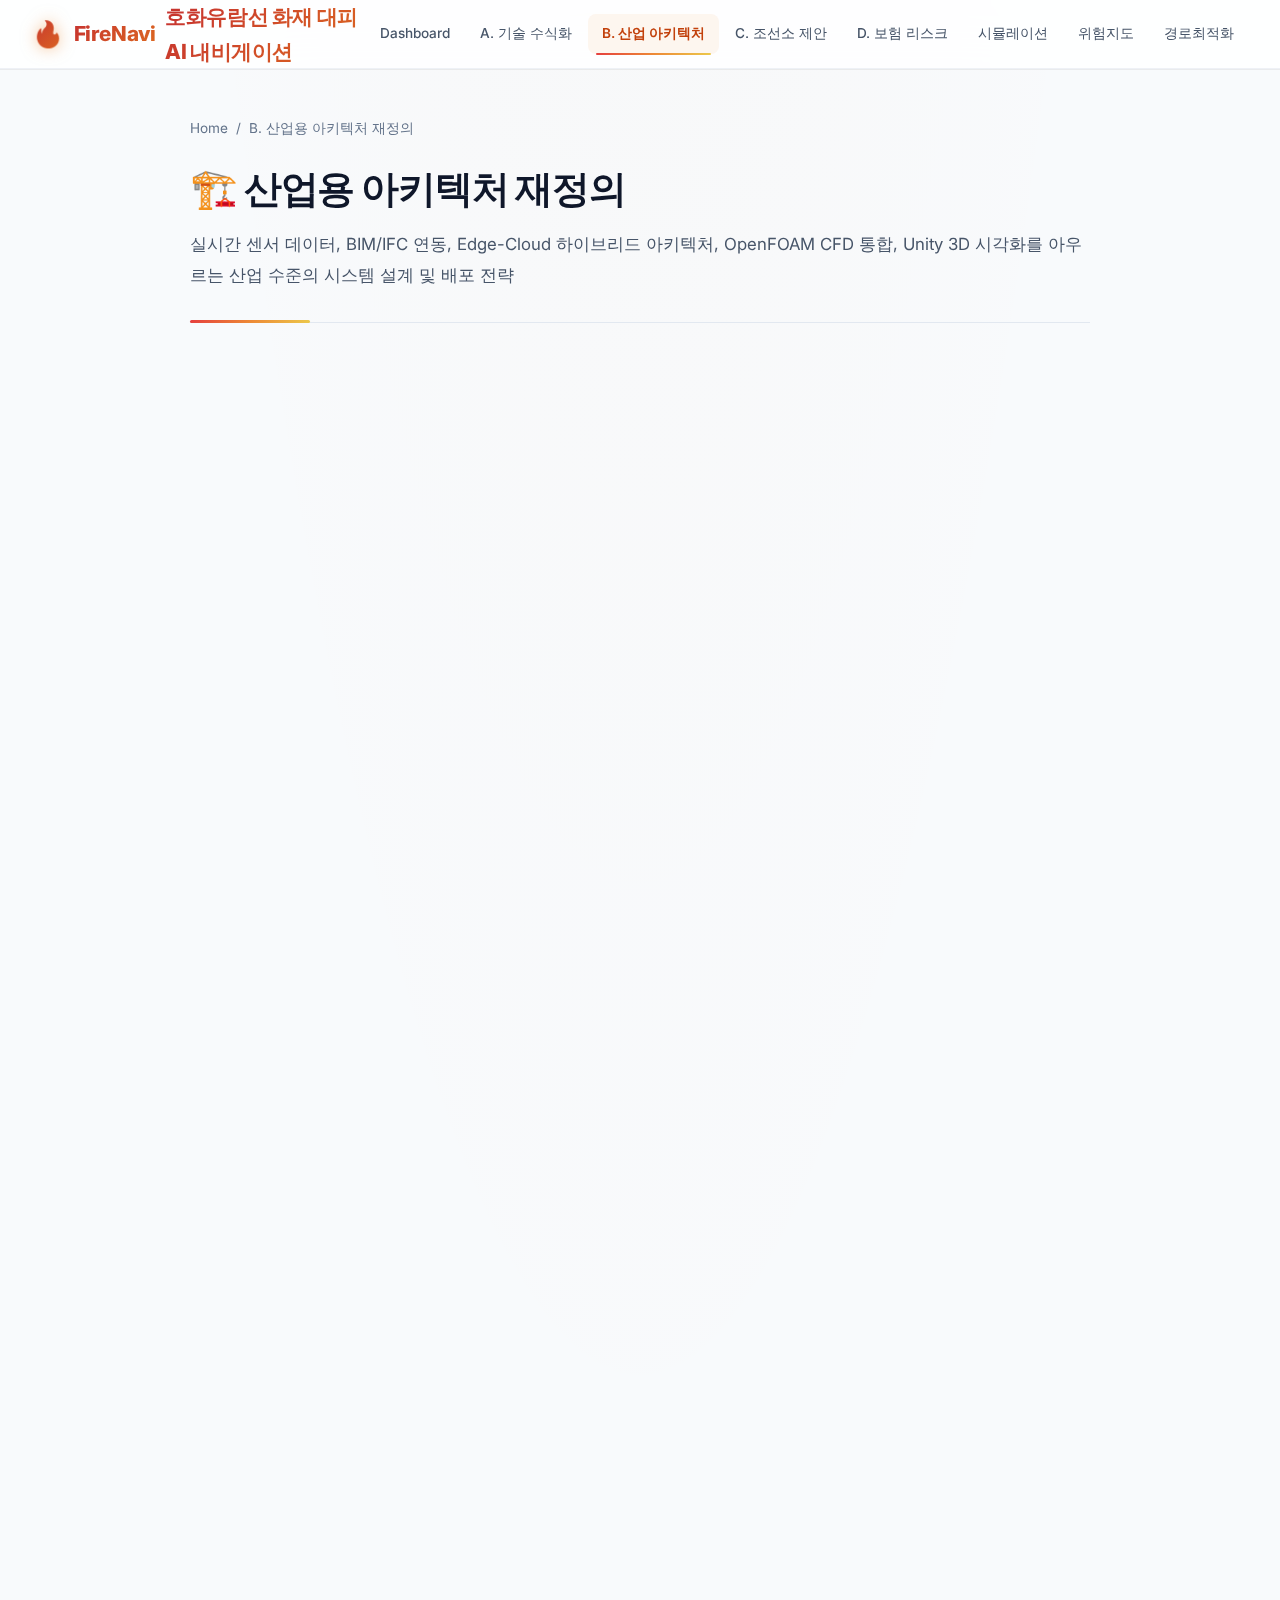
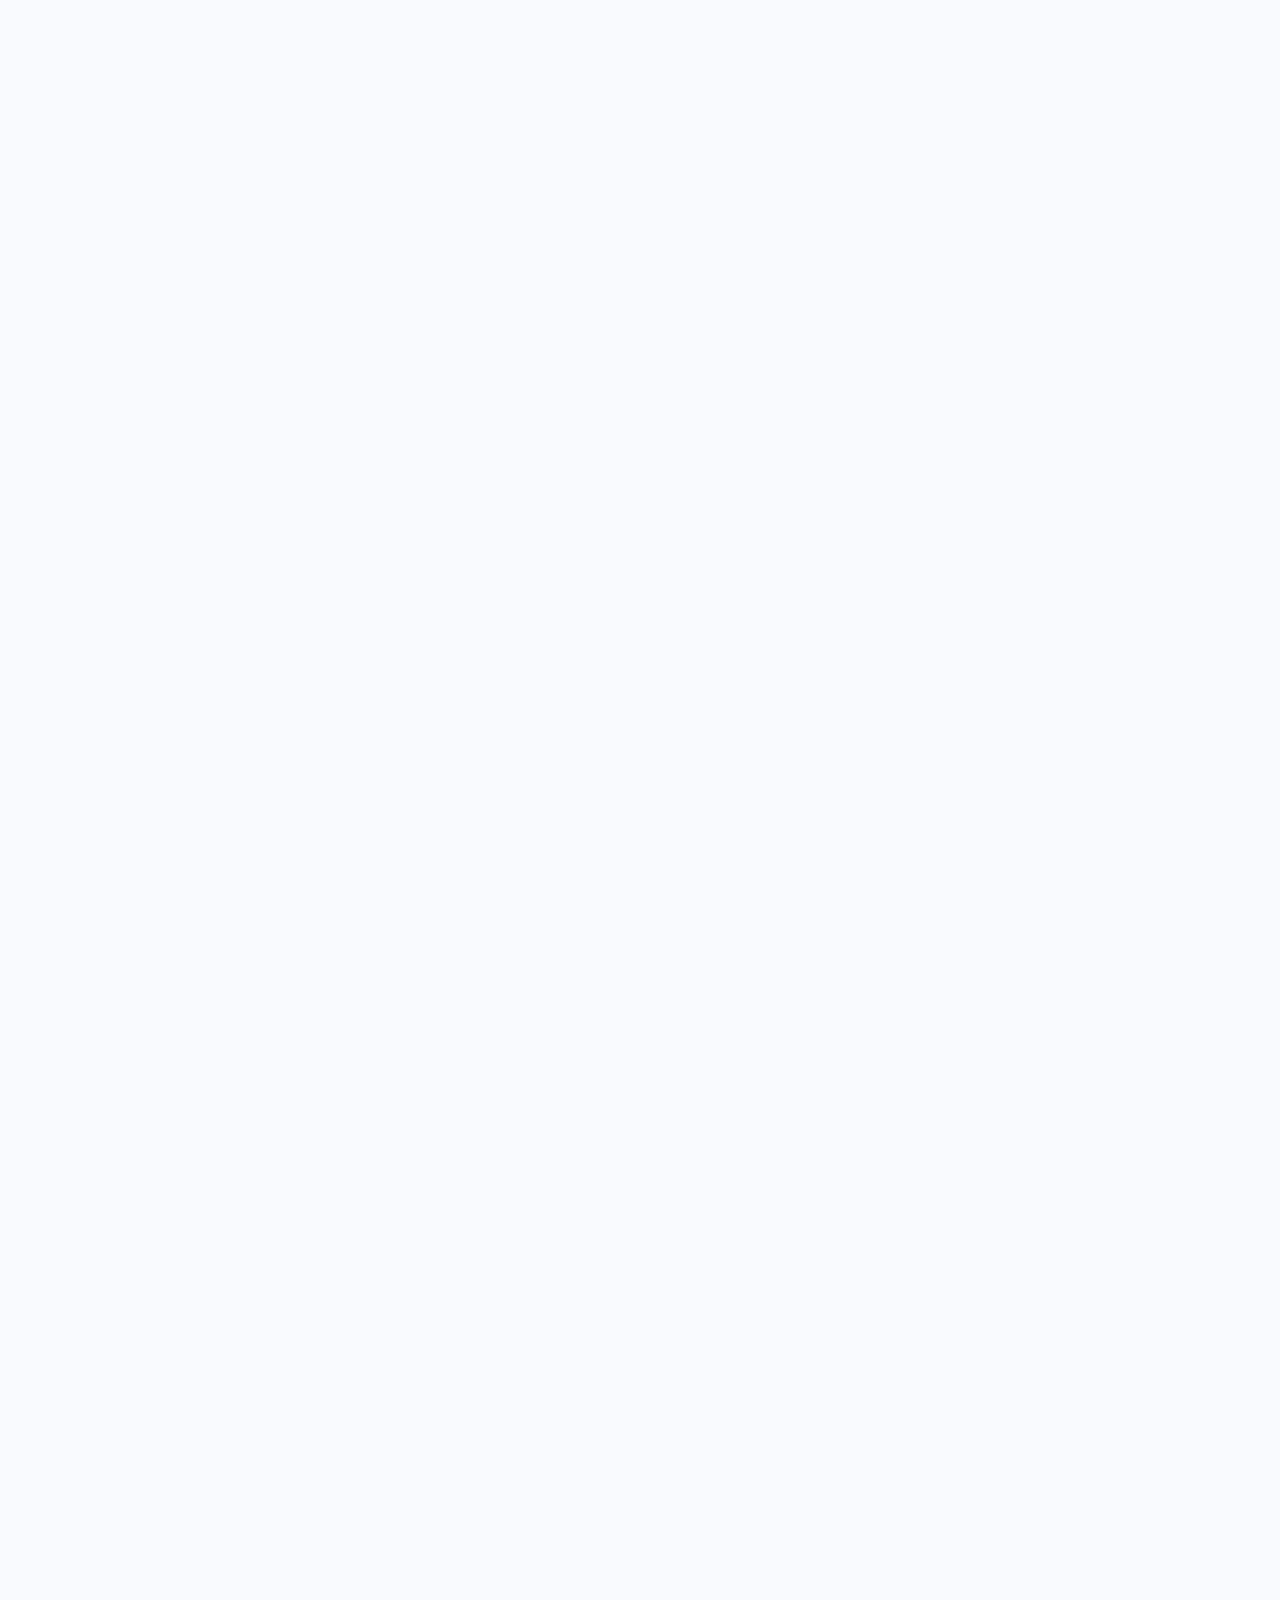
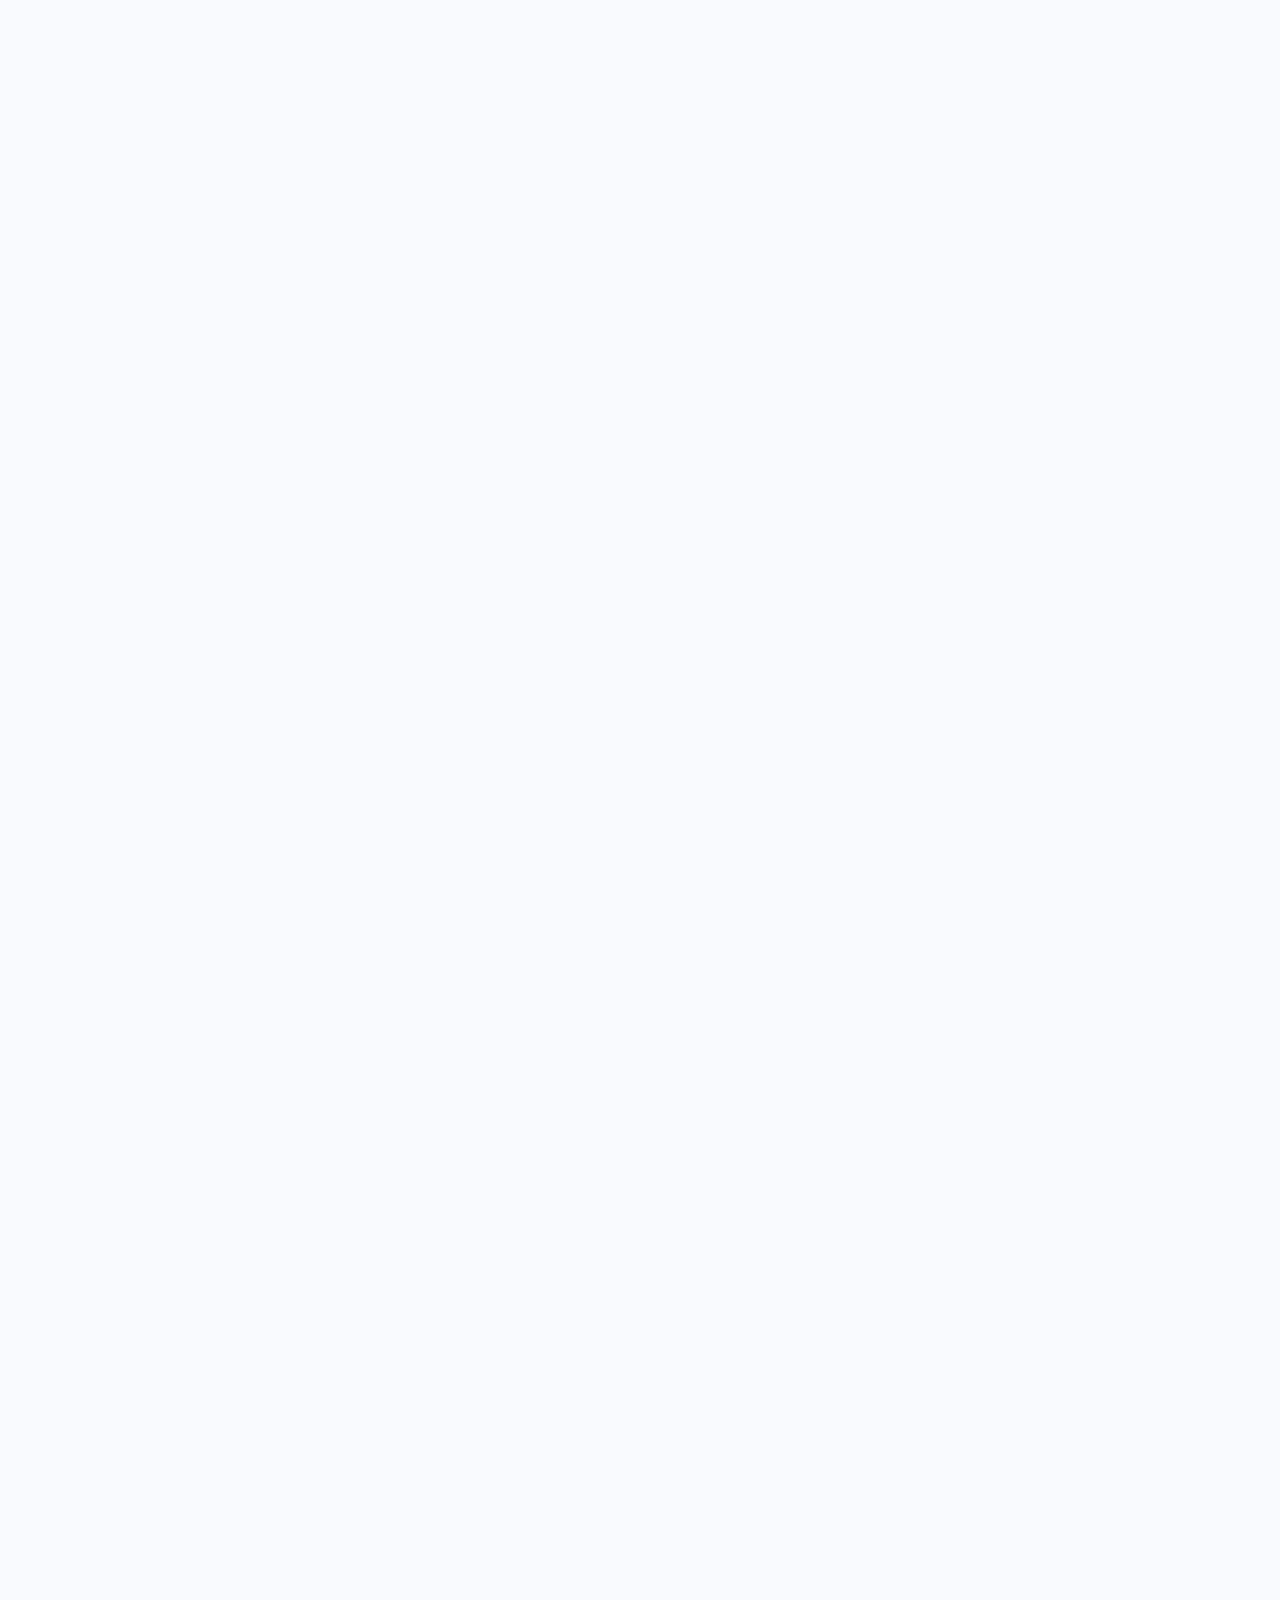
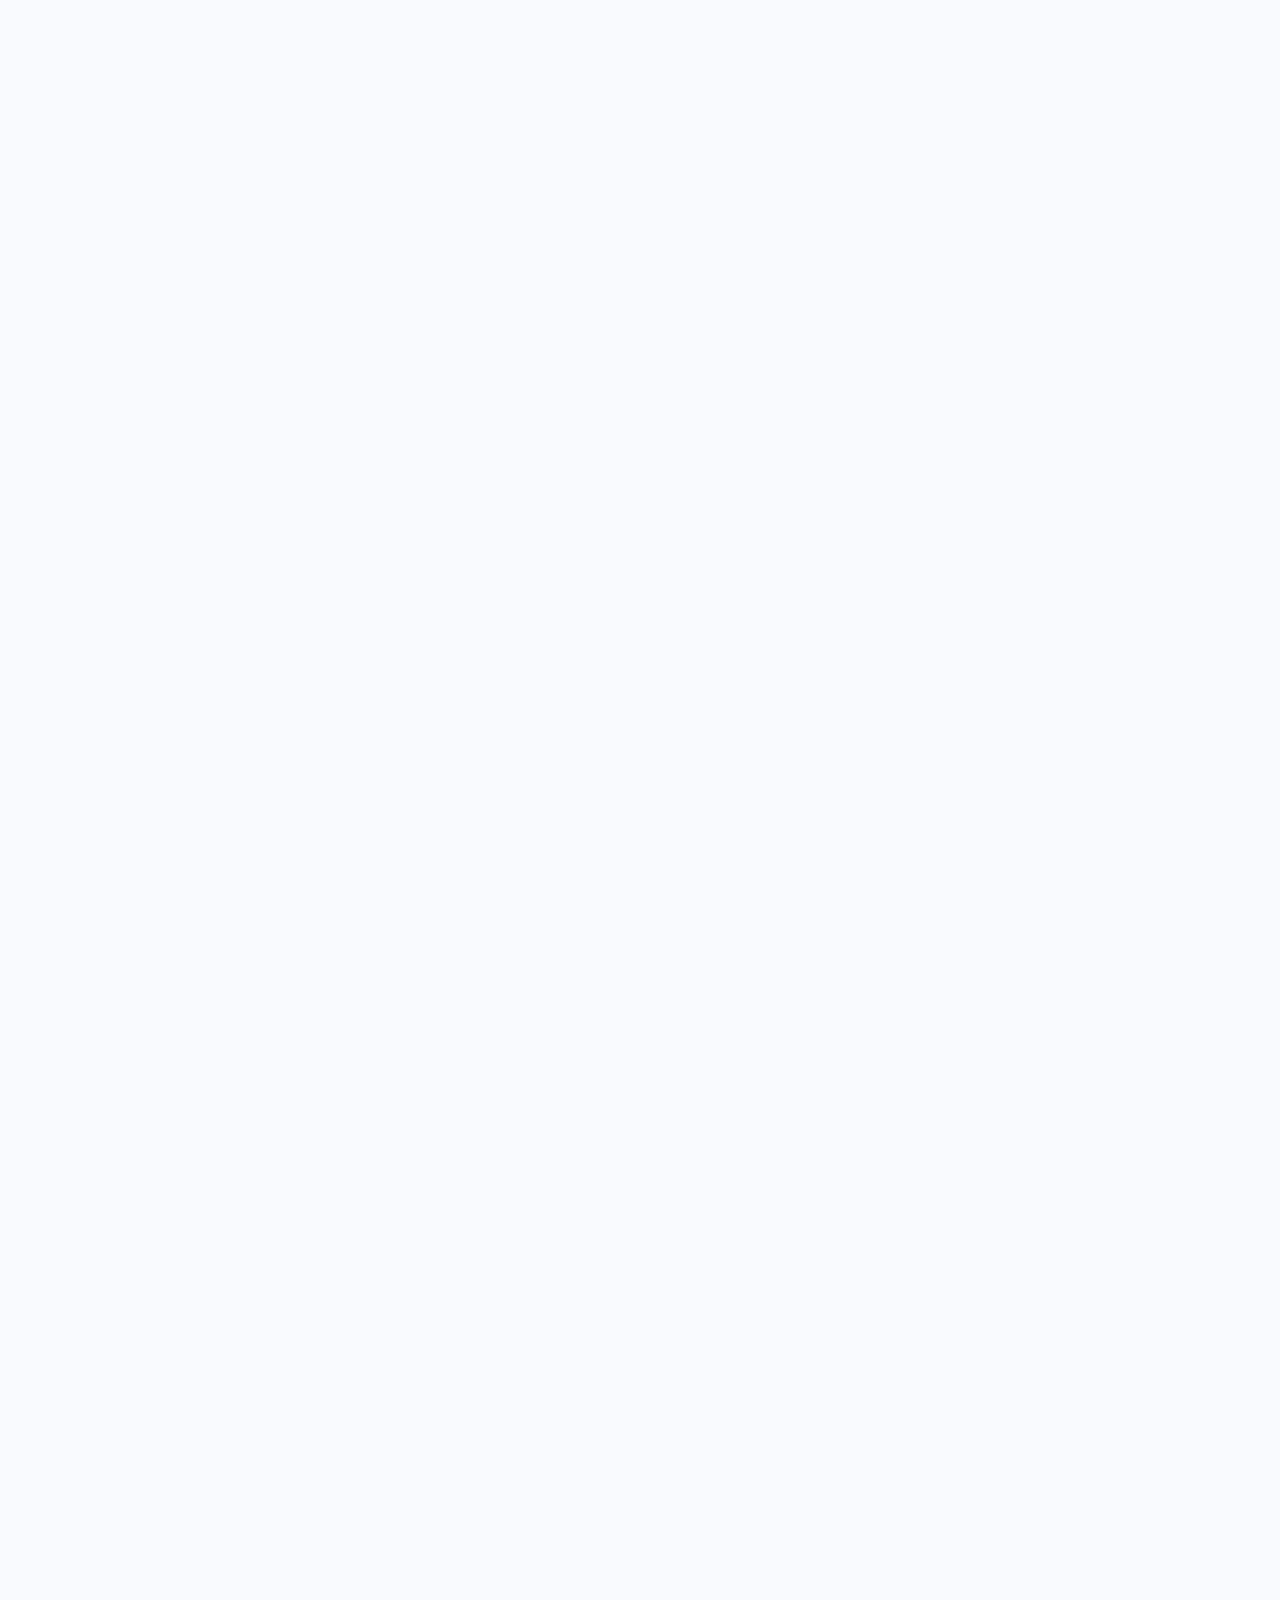
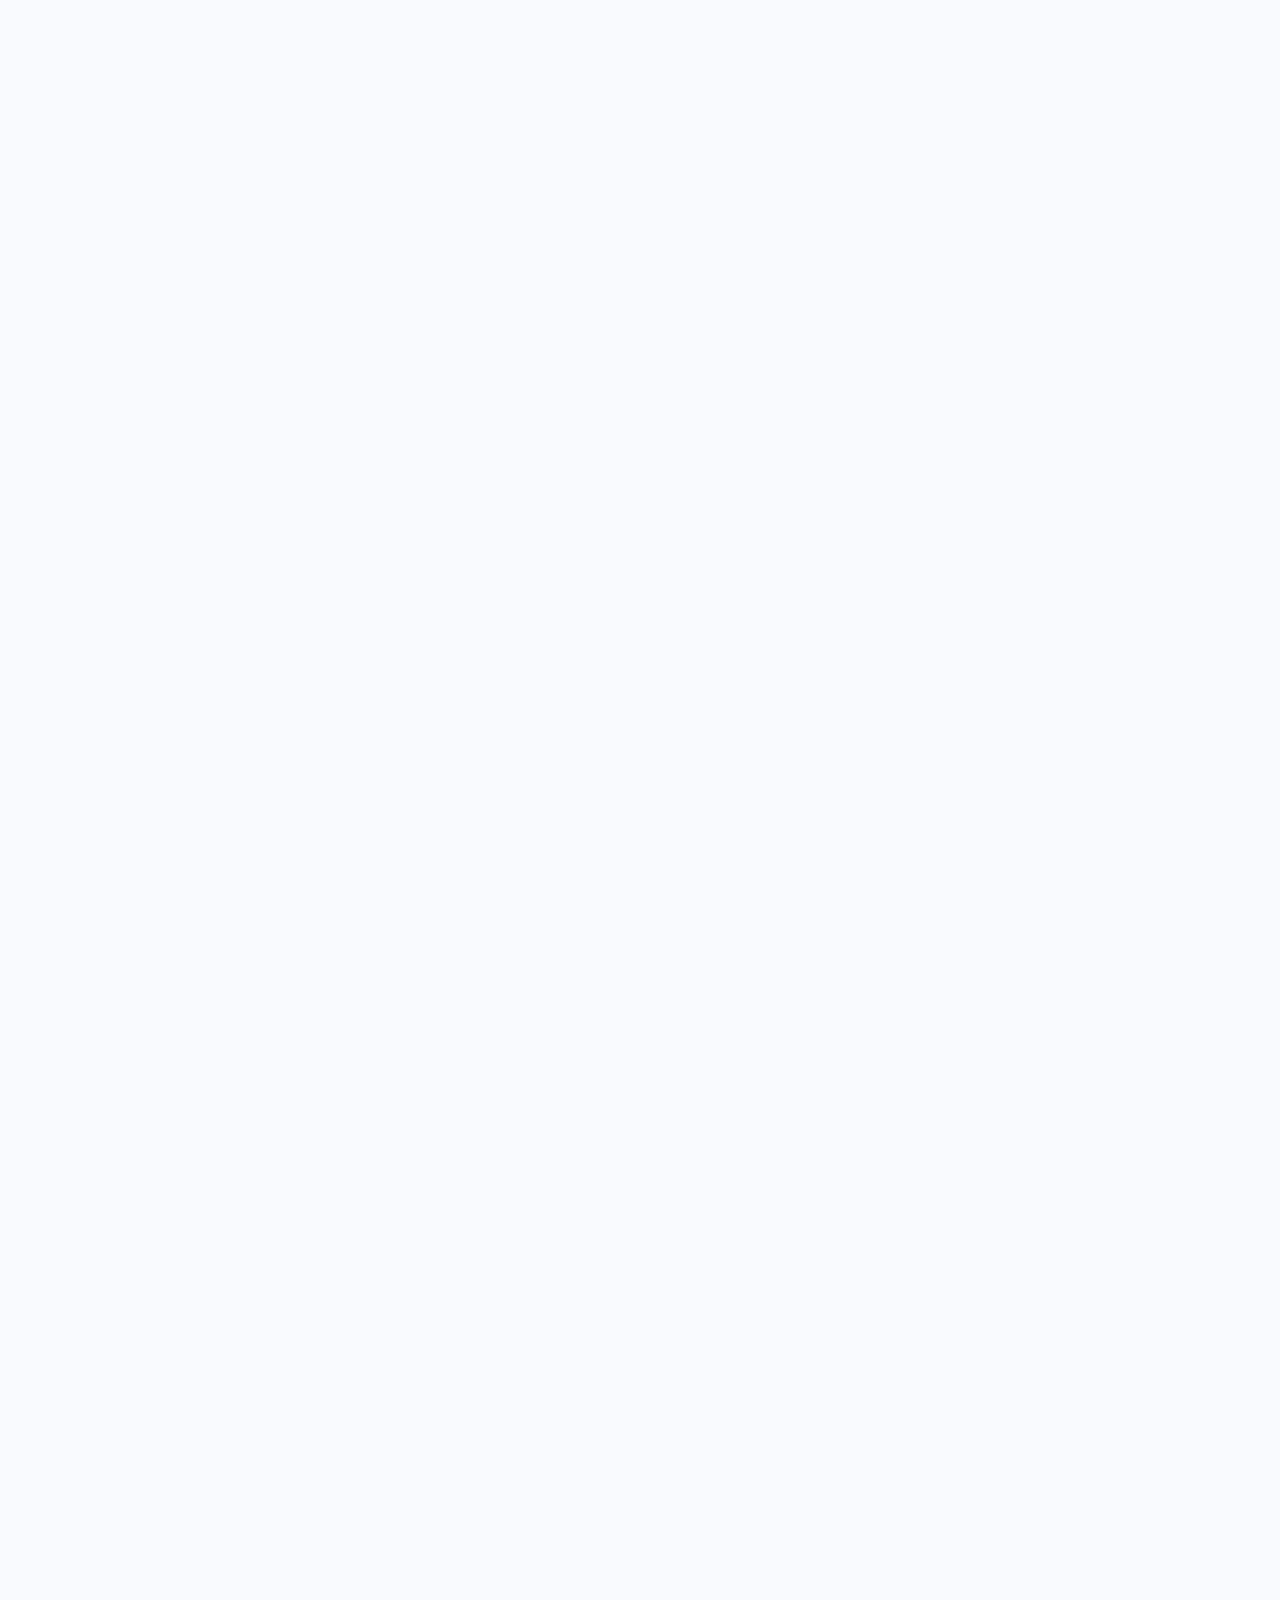
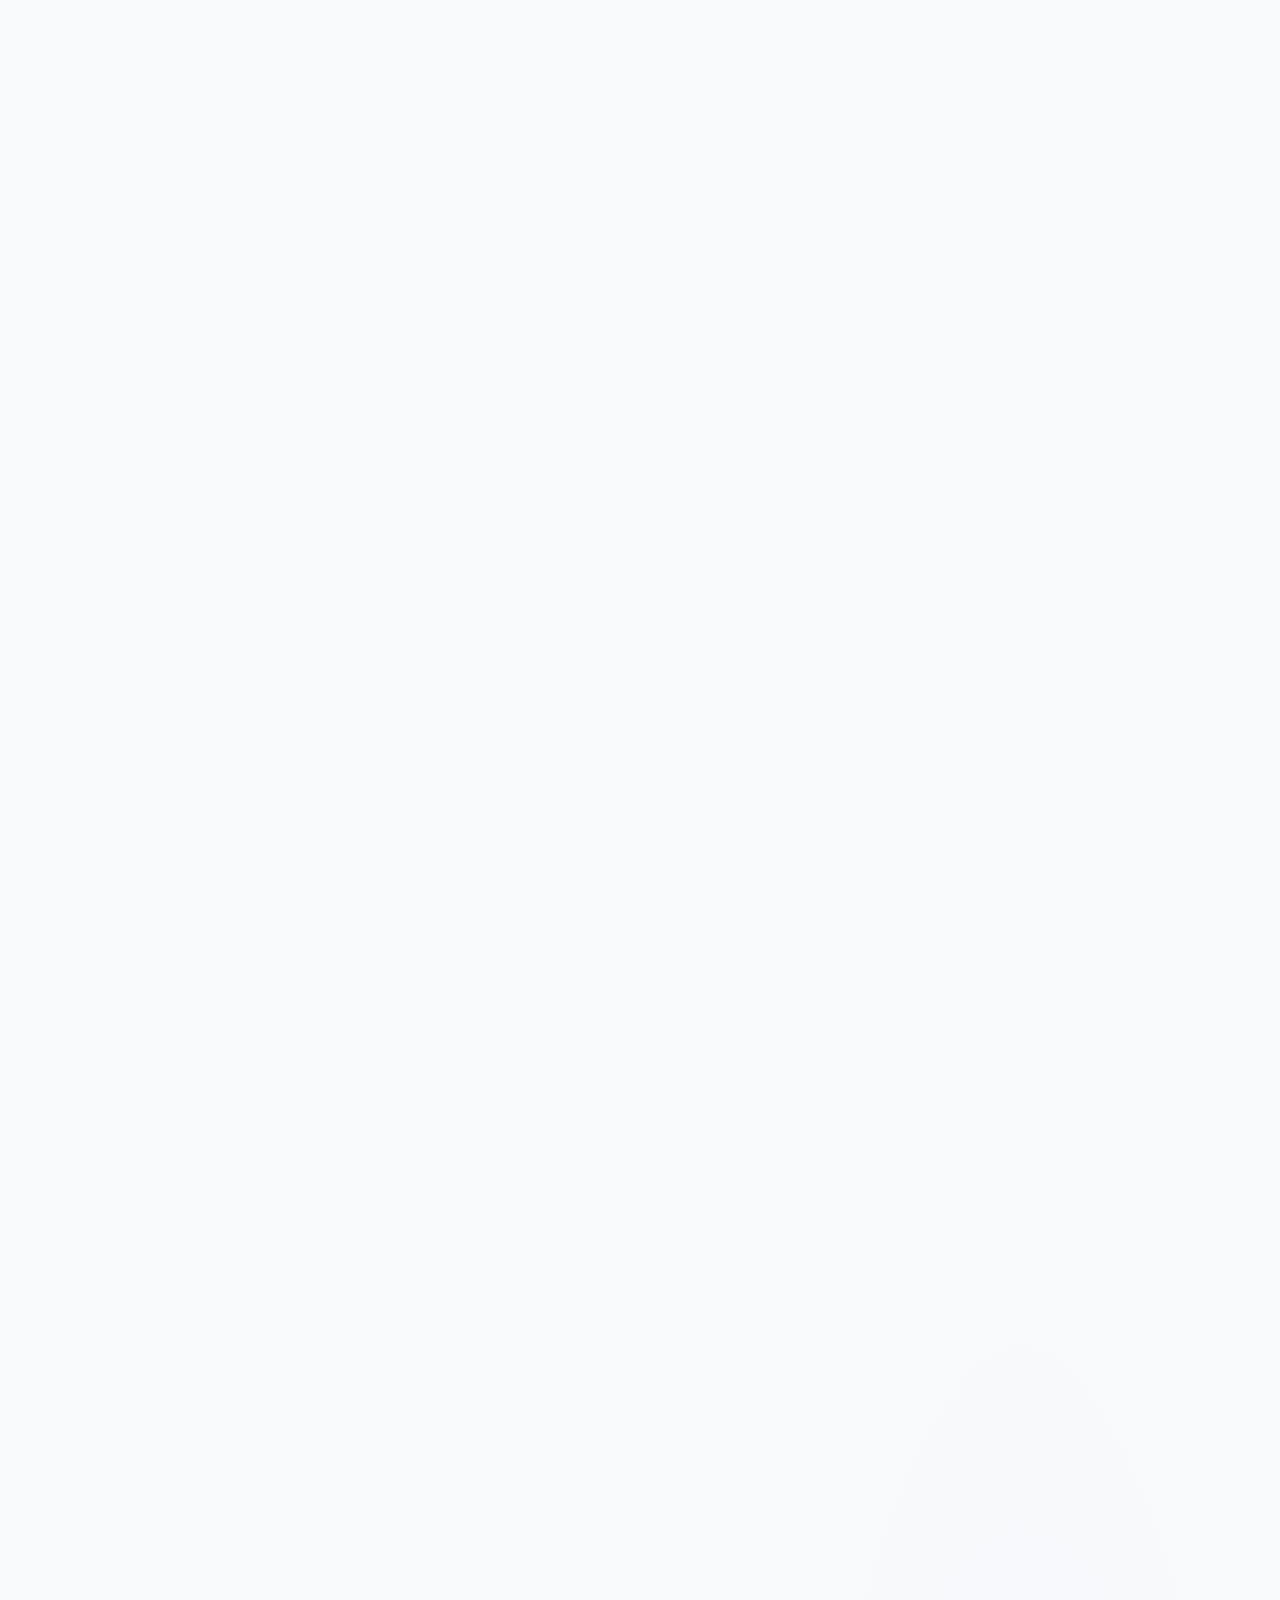
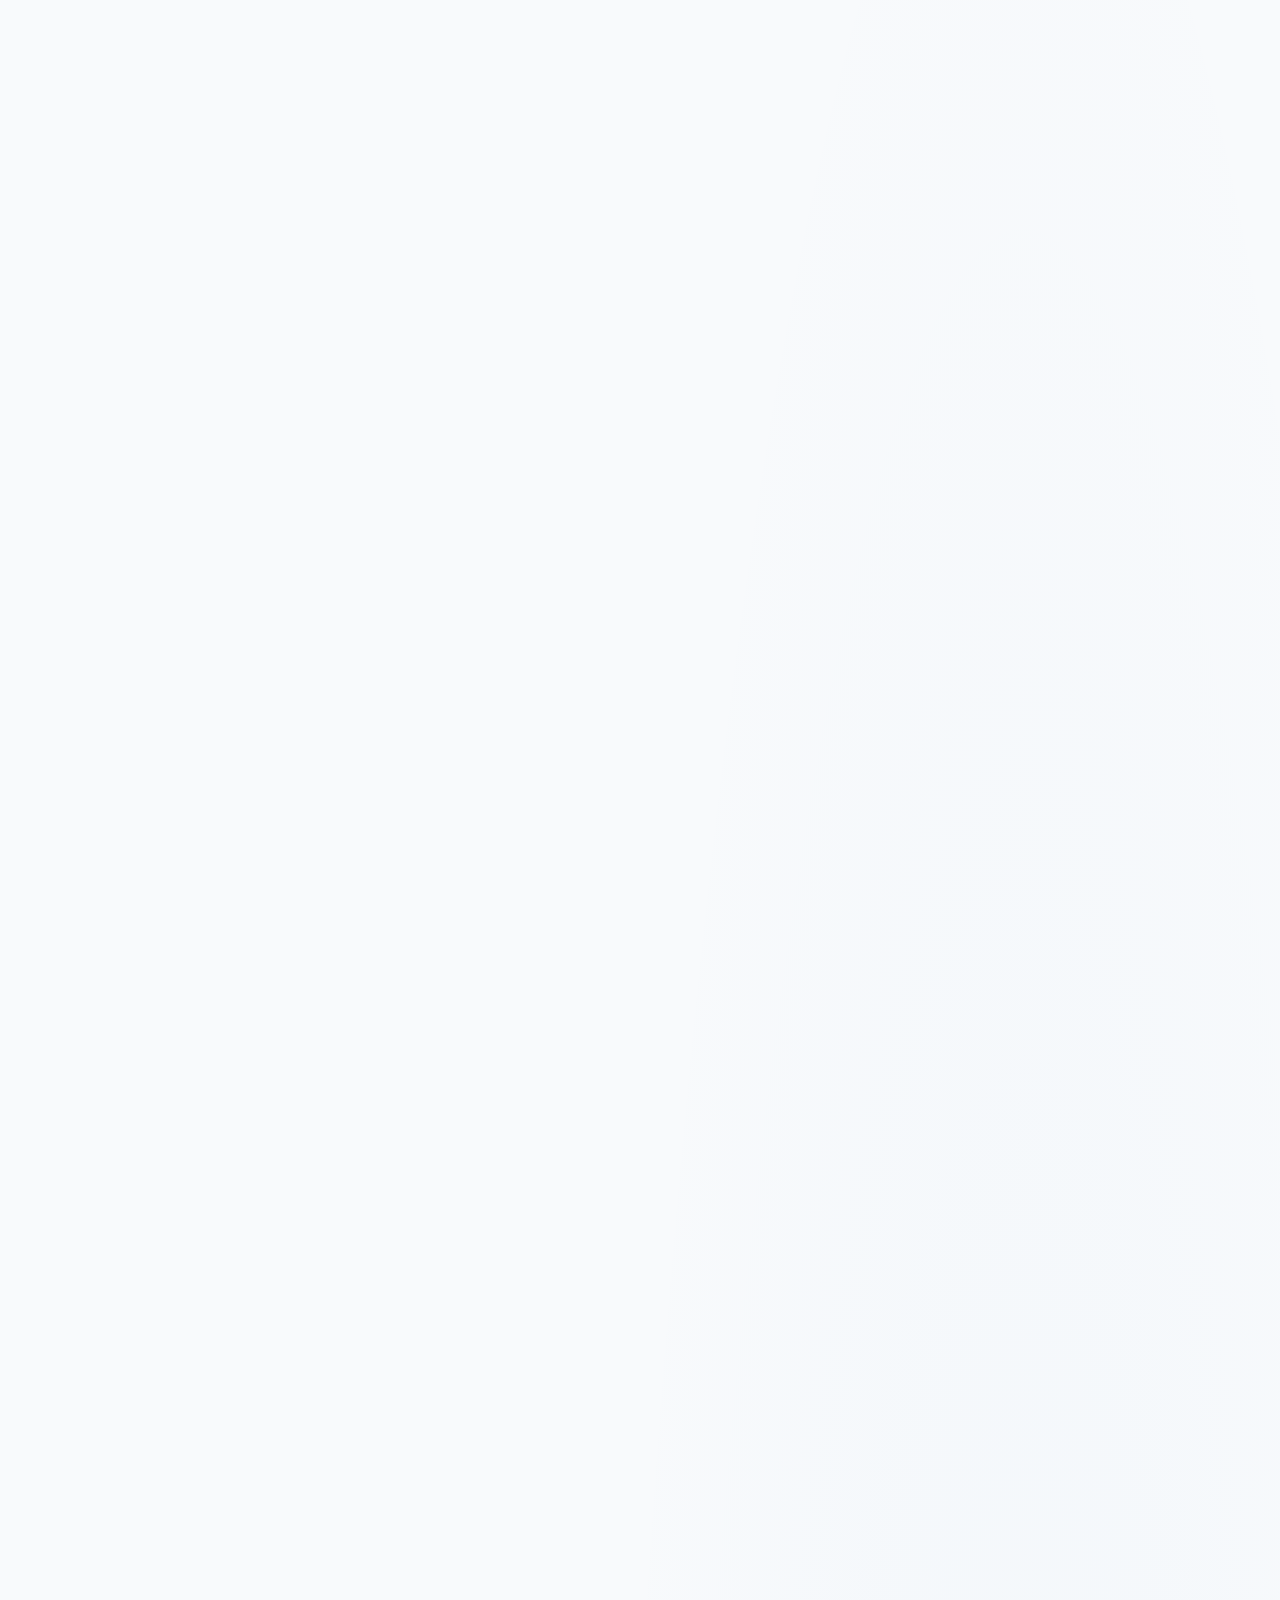
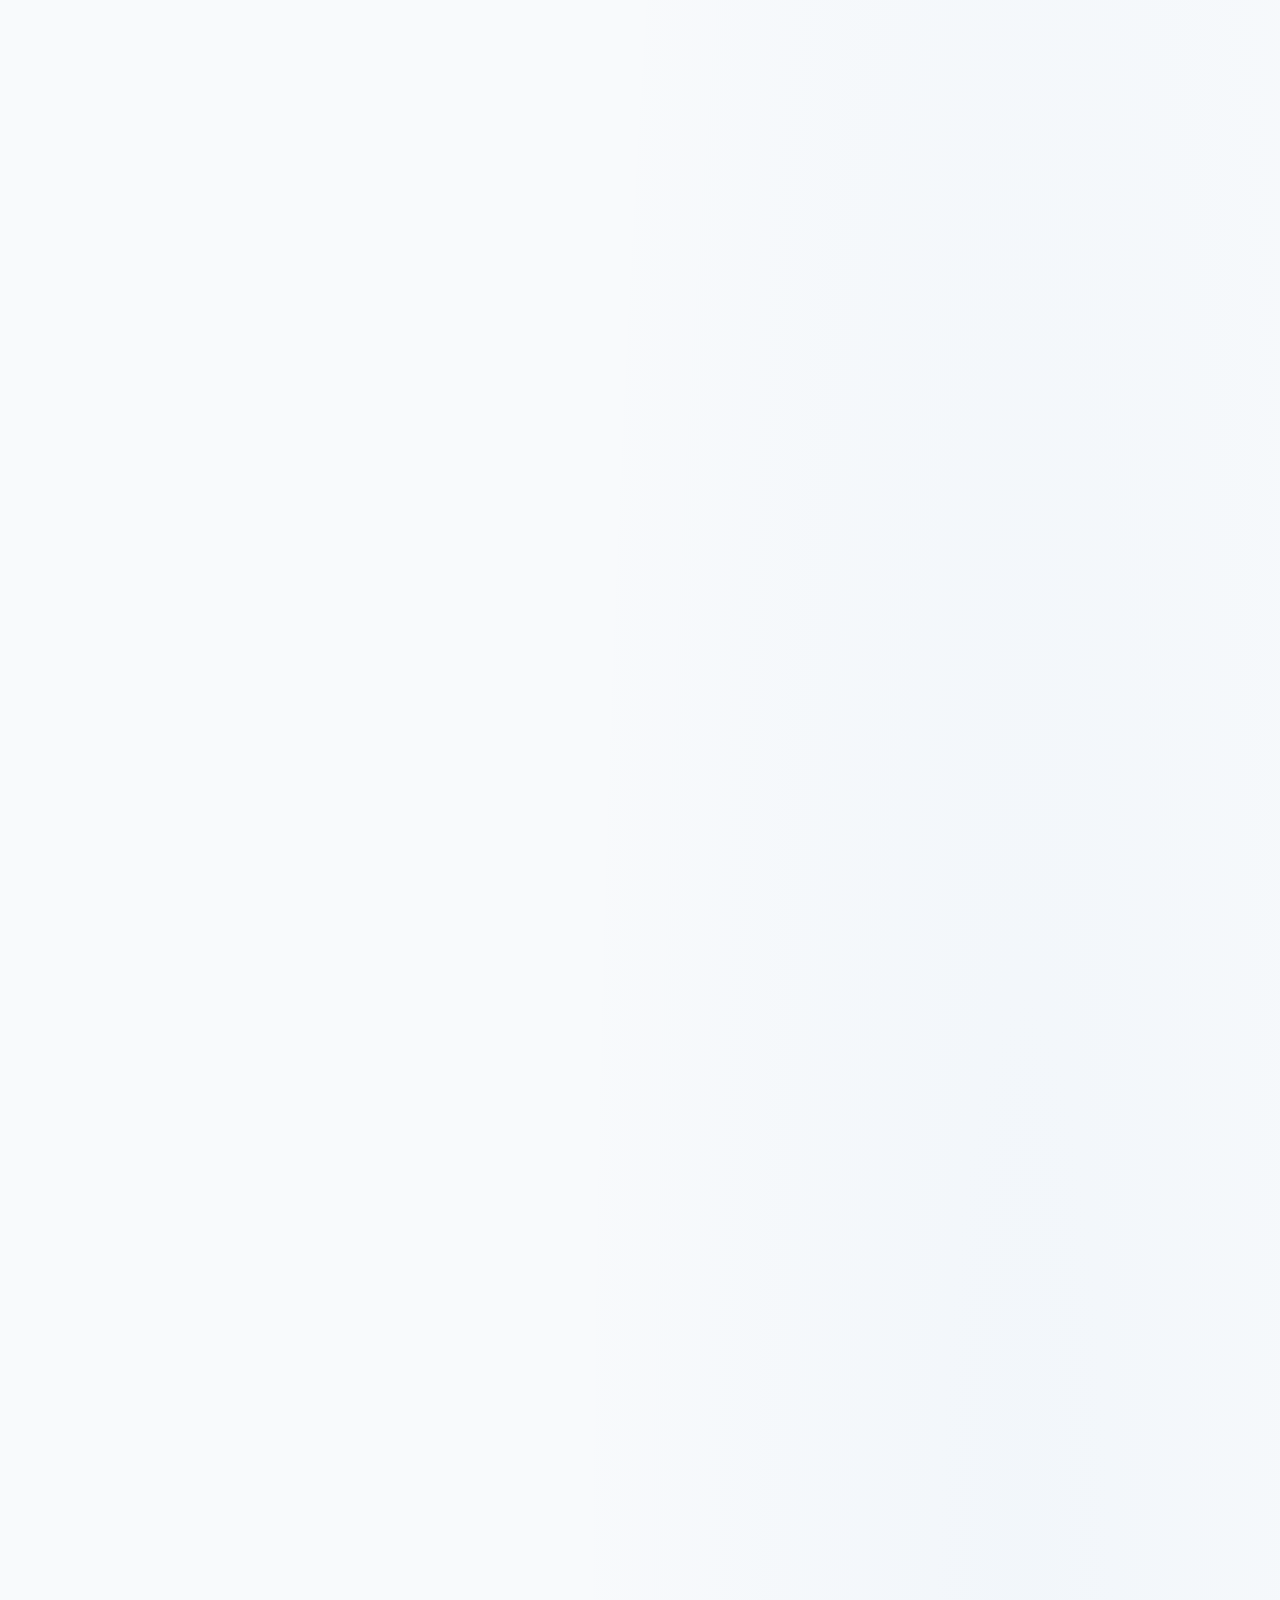
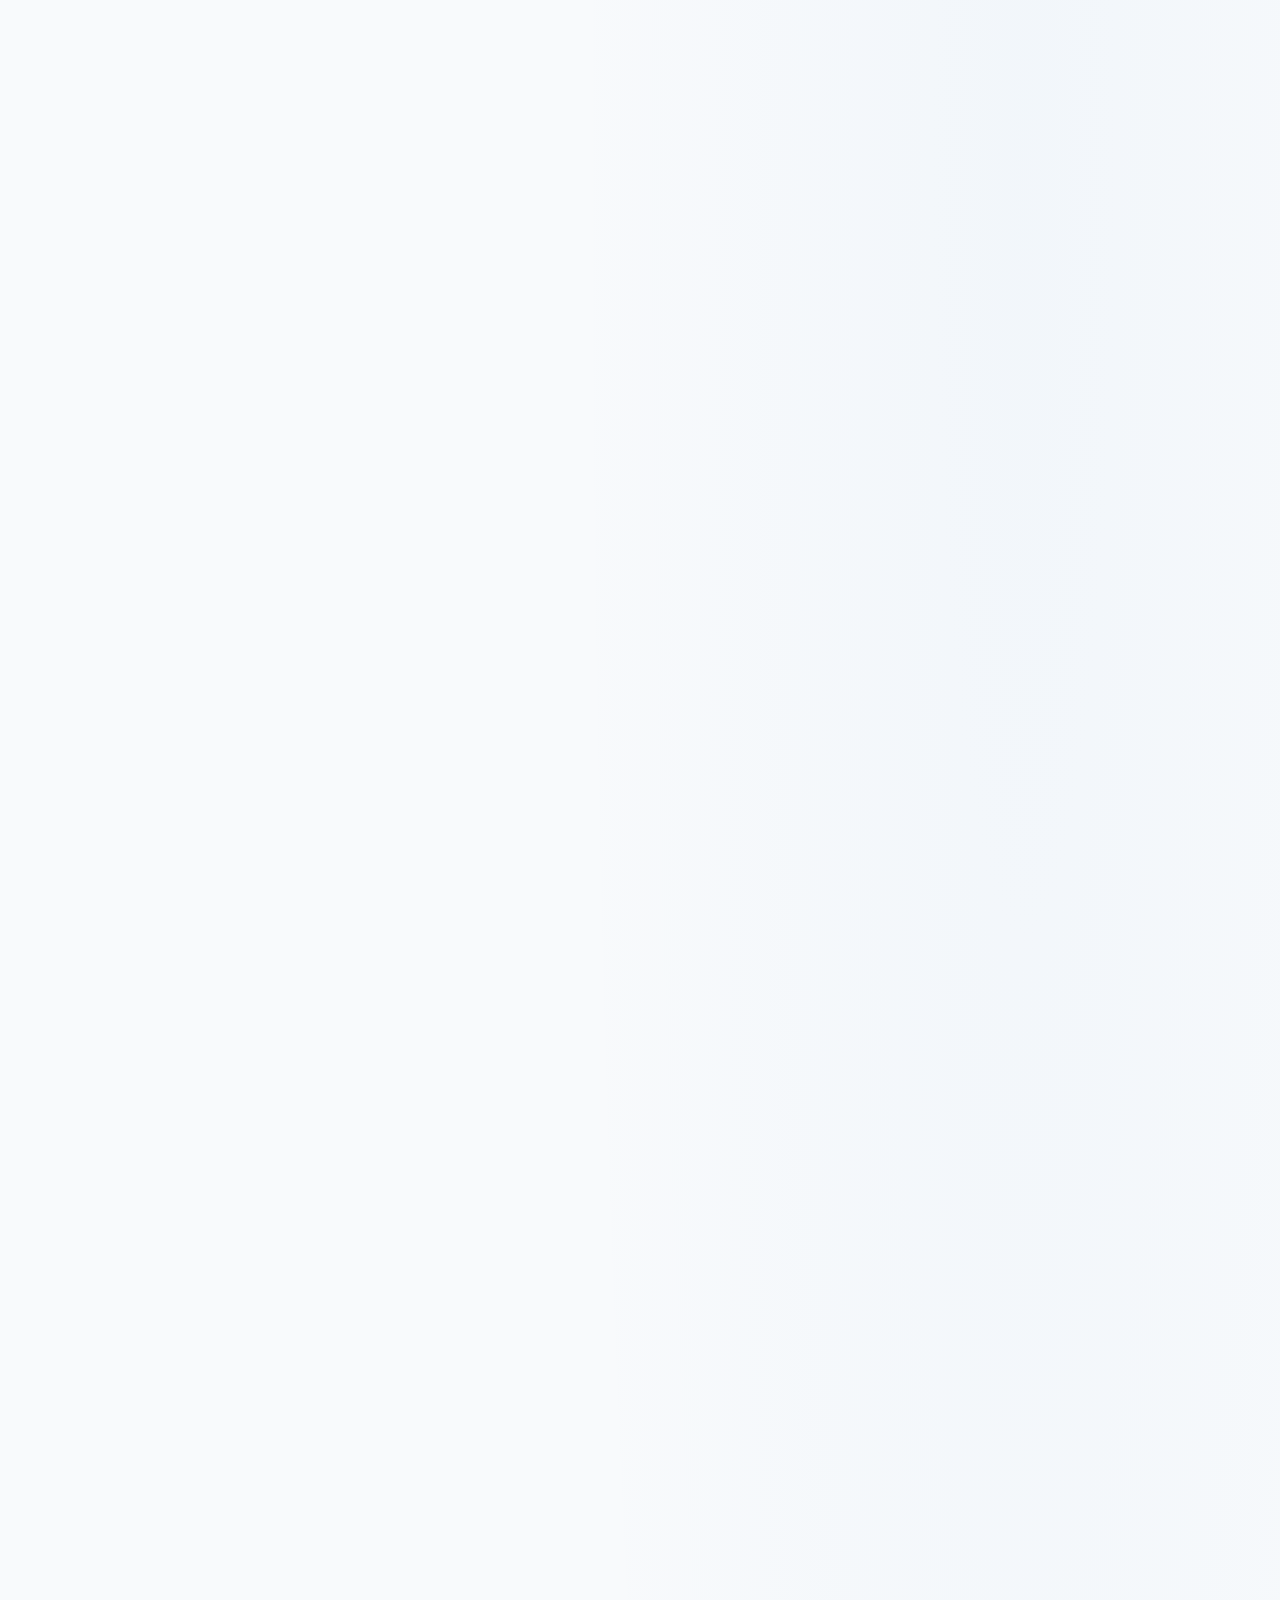
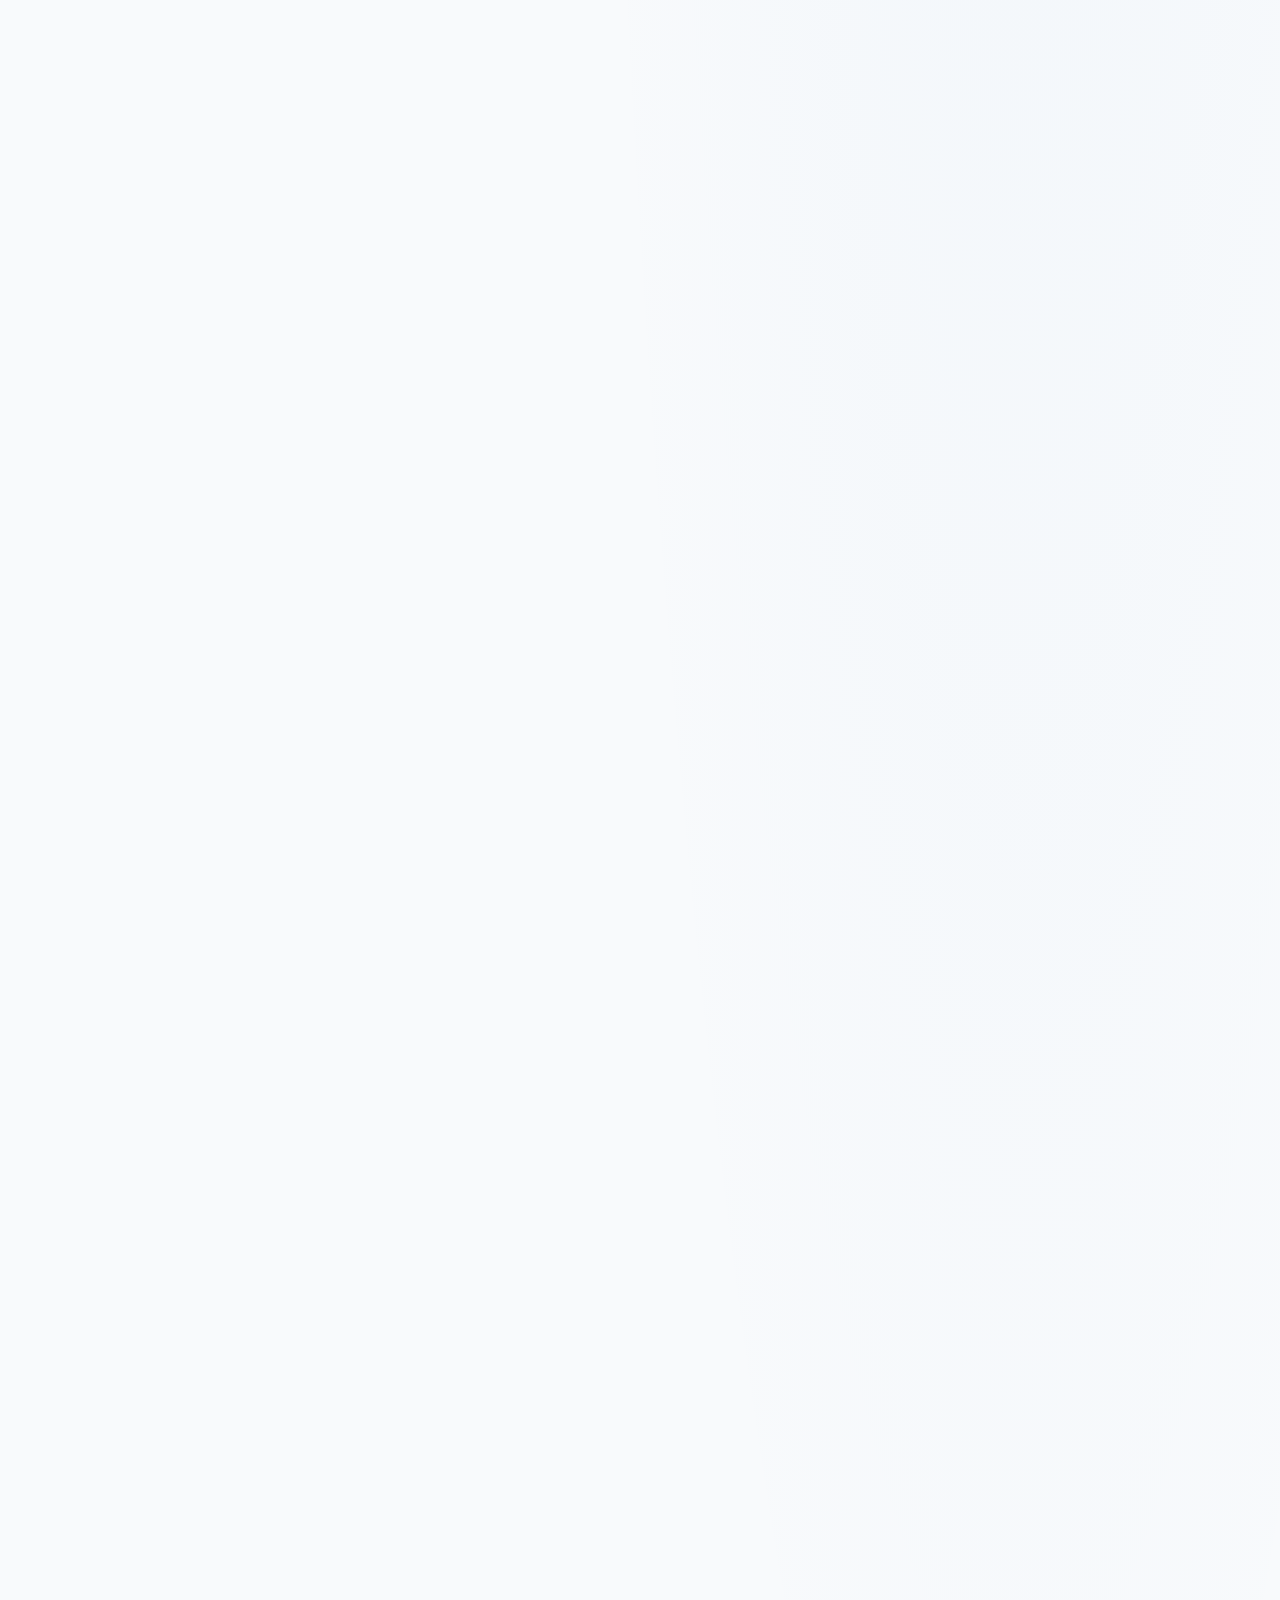
<file: pages/b-industrial-architecture.html>
<!DOCTYPE html>
<html lang="ko">
<head>
  <meta charset="UTF-8">
  <meta name="viewport" content="width=device-width, initial-scale=1.0">
  <title>B. 산업용 아키텍처 재정의 | FireNavi 화이어내비</title>
  <link rel="stylesheet" href="../css/style.css">
</head>
<body>
  <div class="page-wrapper">
    <!-- NAVIGATION -->
    <nav class="top-nav">
      <div class="nav-inner">
        <a href="../index.html" class="nav-brand">
          <span class="fire-icon">&#x1F525;</span>
          <span>FireNavi</span>
          <span class="nav-tagline">호화유람선 화재 대피 AI 내비게이션</span>
        </a>
        <ul class="nav-links">
          <li><a href="../index.html">Dashboard</a></li>
          <li><a href="./a-technical-formulation.html">A. 기술 수식화</a></li>
          <li><a href="./b-industrial-architecture.html" class="active">B. 산업 아키텍처</a></li>
          <li><a href="./c-shipyard-proposal.html">C. 조선소 제안</a></li>
          <li><a href="./d-insurance-risk-model.html">D. 보험 리스크</a></li>
          <li><a href="./simulation.html">시뮬레이션</a></li>
          <li><a href="./risk-map.html">위험지도</a></li>
          <li><a href="./route-optimizer.html">경로최적화</a></li>
        </ul>
        <button class="nav-mobile-toggle">&#9776;</button>
      </div>
    </nav>

    <!-- PAGE HEADER -->
    <section class="container">
      <div class="page-header">
        <div class="breadcrumb">
          <a href="../index.html">Home</a>
          <span>/</span>
          <span>B. 산업용 아키텍처 재정의</span>
        </div>
        <h1 class="page-title">&#x1F3D7;&#xFE0F; 산업용 아키텍처 재정의</h1>
        <p class="page-desc">
          실시간 센서 데이터, BIM/IFC 연동, Edge-Cloud 하이브리드 아키텍처, OpenFOAM CFD 통합, Unity 3D 시각화를 아우르는
          산업 수준의 시스템 설계 및 배포 전략
        </p>
      </div>
    </section>

    <!-- MAIN CONTENT -->
    <main class="main-content">
      <div class="container">

        <!-- CORE STATS -->
        <div class="stat-grid">
          <div class="stat-card">
            <div class="stat-value stat-value--info" data-count="3" data-suffix="-Tier">0-Tier</div>
            <div class="stat-label">System Architecture</div>
          </div>
          <div class="stat-card">
            <div class="stat-value stat-value--danger" data-count="100" data-suffix="ms" data-prefix="<"><0ms</div>
            <div class="stat-label">Edge 응답시간</div>
          </div>
          <div class="stat-card">
            <div class="stat-value stat-value--warning" data-count="60" data-suffix=" FPS">0 FPS</div>
            <div class="stat-label">Unity 3D 렌더링</div>
          </div>
          <div class="stat-card">
            <div class="stat-value stat-value--safe" data-count="99.9" data-suffix="%" data-decimals="1">0%</div>
            <div class="stat-label">시스템 가용성</div>
          </div>
          <div class="stat-card">
            <div class="stat-value stat-value--accent" data-count="8" data-suffix="개">0개</div>
            <div class="stat-label">핵심 컴포넌트</div>
          </div>
        </div>

        <!-- ============================================================ -->
        <!-- SECTION 1: 시스템 아키텍처 개요 -->
        <!-- ============================================================ -->
        <div class="content-section animate-in" id="system-architecture">
          <h2>&#x1F3D7;&#xFE0F; 1. 시스템 아키텍처 개요 (System Architecture Overview)</h2>
          <p>
            FireNavi는 <strong>3-Tier Architecture</strong>를 채택하여 센서 데이터 수집부터 최종 사용자 시각화까지의
            전체 파이프라인을 체계적으로 구성합니다. 각 레이어는 독립적으로 확장 가능하며,
            장애 격리(Fault Isolation)를 통해 시스템 전체의 가용성을 보장합니다.
          </p>

          <h3>3-Tier Architecture 구조</h3>
          <div class="flow-diagram">
            <div class="flow-step">
              <div class="flow-step-num">1</div>
              <div class="flow-step-title">Edge Layer</div>
              <div class="flow-step-desc">센서 데이터 수집<br>로컬 추론<br>실시간 전처리</div>
            </div>
            <div class="flow-arrow">&#x27A1;</div>
            <div class="flow-step">
              <div class="flow-step-num">2</div>
              <div class="flow-step-title">Processing Layer</div>
              <div class="flow-step-desc">AI 추론 서버<br>CFD 엔진<br>경로 최적화</div>
            </div>
            <div class="flow-arrow">&#x27A1;</div>
            <div class="flow-step">
              <div class="flow-step-num">3</div>
              <div class="flow-step-title">Presentation Layer</div>
              <div class="flow-step-desc">Unity 3D<br>Web Dashboard<br>Mobile App</div>
            </div>
          </div>

          <h3>End-to-End 데이터 플로우</h3>
          <div class="flow-diagram">
            <div class="flow-step">
              <div class="flow-step-num" style="background: var(--gradient-danger);">S</div>
              <div class="flow-step-title">Sensors</div>
              <div class="flow-step-desc">IoT / CCTV<br>온도 / 연기감지기</div>
            </div>
            <div class="flow-arrow">&#x27A1;</div>
            <div class="flow-step">
              <div class="flow-step-num" style="background: var(--gradient-navy);">E</div>
              <div class="flow-step-title">Edge Server</div>
              <div class="flow-step-desc">데이터 집계<br>로컬 추론</div>
            </div>
            <div class="flow-arrow">&#x27A1;</div>
            <div class="flow-step">
              <div class="flow-step-num" style="background: linear-gradient(135deg, #805AD5, #B794F4);">P</div>
              <div class="flow-step-title">Processing</div>
              <div class="flow-step-desc">AI Inference<br>CFD Engine</div>
            </div>
            <div class="flow-arrow">&#x27A1;</div>
            <div class="flow-step">
              <div class="flow-step-num" style="background: var(--gradient-safe);">U</div>
              <div class="flow-step-title">UI / UX</div>
              <div class="flow-step-desc">3D 시각화<br>대피 안내</div>
            </div>
          </div>

          <h3>Layer별 구성 요소</h3>
          <div class="data-table-wrap">
            <table class="data-table">
              <thead>
                <tr>
                  <th>Layer</th>
                  <th>구성 요소</th>
                  <th>기술 스택</th>
                  <th>역할</th>
                </tr>
              </thead>
              <tbody>
                <tr>
                  <td class="highlight-cell danger-cell">Edge Layer</td>
                  <td>IoT 센서, CCTV, 온도 센서, 연기 감지기</td>
                  <td>MQTT, AMQP, Edge GPU</td>
                  <td>실시간 데이터 수집 및 로컬 추론</td>
                </tr>
                <tr>
                  <td class="highlight-cell warning-cell">Processing Layer</td>
                  <td>AI Inference Server, CFD Engine, Path Optimizer</td>
                  <td>PyTorch, OpenFOAM, Python</td>
                  <td>화재 시뮬레이션 및 경로 최적화 연산</td>
                </tr>
                <tr>
                  <td class="highlight-cell safe-cell">Presentation Layer</td>
                  <td>Unity 3D, Web Dashboard, Mobile App</td>
                  <td>Unity, React, WebSocket</td>
                  <td>3D 시각화, 대피 안내, 관리 인터페이스</td>
                </tr>
              </tbody>
            </table>
          </div>
        </div>

        <!-- ============================================================ -->
        <!-- SECTION 2: Edge Computing 구조 -->
        <!-- ============================================================ -->
        <div class="content-section animate-in" id="edge-computing">
          <h2>&#x1F4E1; 2. Edge Computing 구조 (Edge Computing Structure)</h2>
          <p>
            선박 내 Edge Server는 센서 데이터를 실시간으로 수집/집계하고, 로컬 AI 추론을 통해
            <strong>100ms 이내의 응답 시간</strong>을 보장합니다. 위성 통신 의존도를 최소화하여
            해상 환경에서도 안정적인 운영이 가능합니다.
          </p>

          <h3>On-Ship Edge Server 사양</h3>
          <div class="data-table-wrap">
            <table class="data-table">
              <thead>
                <tr>
                  <th>항목</th>
                  <th>Primary Server</th>
                  <th>Secondary Server (Failover)</th>
                </tr>
              </thead>
              <tbody>
                <tr>
                  <td class="highlight-cell">CPU</td>
                  <td>Intel Xeon W-2295 (18C/36T)</td>
                  <td>Intel Xeon W-2275 (14C/28T)</td>
                </tr>
                <tr>
                  <td class="highlight-cell">GPU</td>
                  <td>NVIDIA A4000 (16GB VRAM)</td>
                  <td>NVIDIA T4 (16GB VRAM)</td>
                </tr>
                <tr>
                  <td class="highlight-cell">RAM</td>
                  <td>128GB DDR4 ECC</td>
                  <td>64GB DDR4 ECC</td>
                </tr>
                <tr>
                  <td class="highlight-cell">Storage</td>
                  <td>2TB NVMe SSD (RAID 1)</td>
                  <td>1TB NVMe SSD</td>
                </tr>
                <tr>
                  <td class="highlight-cell">Network</td>
                  <td>10GbE + Ship LAN</td>
                  <td>10GbE + Ship LAN</td>
                </tr>
                <tr>
                  <td class="highlight-cell">OS</td>
                  <td>Ubuntu Server 22.04 LTS</td>
                  <td>Ubuntu Server 22.04 LTS</td>
                </tr>
              </tbody>
            </table>
          </div>

          <h3>Sensor Data Aggregation Pipeline</h3>
          <div class="flow-diagram">
            <div class="flow-step">
              <div class="flow-step-num">1</div>
              <div class="flow-step-title">센서 수집</div>
              <div class="flow-step-desc">IoT / CCTV<br>온도 / 연기 / 가스</div>
            </div>
            <div class="flow-arrow">&#x27A1;</div>
            <div class="flow-step">
              <div class="flow-step-num">2</div>
              <div class="flow-step-title">MQTT Broker</div>
              <div class="flow-step-desc">Eclipse Mosquitto<br>Topic 기반 라우팅</div>
            </div>
            <div class="flow-arrow">&#x27A1;</div>
            <div class="flow-step">
              <div class="flow-step-num">3</div>
              <div class="flow-step-title">Stream Processor</div>
              <div class="flow-step-desc">Apache Kafka<br>데이터 정규화</div>
            </div>
            <div class="flow-arrow">&#x27A1;</div>
            <div class="flow-step">
              <div class="flow-step-num">4</div>
              <div class="flow-step-title">Local Inference</div>
              <div class="flow-step-desc">PyTorch Edge<br>&lt;100ms 추론</div>
            </div>
            <div class="flow-arrow">&#x27A1;</div>
            <div class="flow-step">
              <div class="flow-step-num">5</div>
              <div class="flow-step-title">Alert / Store</div>
              <div class="flow-step-desc">InfluxDB 저장<br>알림 발송</div>
            </div>
          </div>

          <h3>센서 데이터 스키마 (MQTT Payload)</h3>
          <div class="code-block">
<span class="comment">// MQTT Topic: firenavi/ship/{ship_id}/sensor/{sensor_id}</span>
<span class="comment">// QoS Level: 1 (At least once delivery)</span>

{
  <span class="string">"sensor_id"</span>: <span class="string">"TEMP-D3-R204"</span>,
  <span class="string">"timestamp"</span>: <span class="string">"2026-02-12T14:30:00.123Z"</span>,
  <span class="string">"type"</span>: <span class="string">"temperature"</span>,
  <span class="string">"value"</span>: <span class="number">72.5</span>,
  <span class="string">"unit"</span>: <span class="string">"celsius"</span>,
  <span class="string">"location"</span>: {
    <span class="string">"deck"</span>: <span class="number">3</span>,
    <span class="string">"zone"</span>: <span class="string">"R204"</span>,
    <span class="string">"x"</span>: <span class="number">45.2</span>,
    <span class="string">"y"</span>: <span class="number">12.8</span>,
    <span class="string">"z"</span>: <span class="number">8.5</span>
  },
  <span class="string">"status"</span>: <span class="string">"ALARM"</span>,
  <span class="string">"confidence"</span>: <span class="number">0.95</span>
}
          </div>

          <h3>이중화 및 네트워크 구성</h3>
          <div class="two-col">
            <div>
              <h3>Redundancy: Dual Edge Server</h3>
              <ul>
                <li><strong>Active-Standby</strong> 구성으로 자동 Failover 지원</li>
                <li>Heartbeat 모니터링 (1초 간격)</li>
                <li>Failover 전환 시간: <strong>5초 이내</strong></li>
                <li>데이터 동기화: Redis Sentinel 기반 실시간 복제</li>
                <li>센서 데이터 로컬 버퍼링 (최대 24시간)</li>
              </ul>
            </div>
            <div>
              <h3>Network 구성</h3>
              <ul>
                <li><strong>Primary:</strong> Ship LAN (10GbE Backbone)</li>
                <li><strong>Backup:</strong> VSAT 위성 통신 (2~4 Mbps)</li>
                <li>VLAN 분리: 센서망 / 서비스망 / 관리망</li>
                <li>네트워크 모니터링: SNMP + Prometheus</li>
                <li>자동 경로 절체: OSPF 프로토콜</li>
              </ul>
            </div>
          </div>

          <div class="stat-grid">
            <div class="stat-card">
              <div class="stat-value stat-value--danger" data-count="500" data-suffix="+">0+</div>
              <div class="stat-label">설치 센서 수</div>
            </div>
            <div class="stat-card">
              <div class="stat-value stat-value--info" data-count="10" data-suffix=" Hz">0 Hz</div>
              <div class="stat-label">센서 샘플링 레이트</div>
            </div>
            <div class="stat-card">
              <div class="stat-value stat-value--warning" data-count="5" data-suffix="초">0초</div>
              <div class="stat-label">Failover 전환시간</div>
            </div>
            <div class="stat-card">
              <div class="stat-value stat-value--safe" data-count="24" data-suffix="시간">0시간</div>
              <div class="stat-label">로컬 버퍼 용량</div>
            </div>
          </div>
        </div>

        <!-- ============================================================ -->
        <!-- SECTION 3: BIM/IFC 연동 시스템 -->
        <!-- ============================================================ -->
        <div class="content-section animate-in" id="bim-ifc">
          <h2>&#x1F3E2; 3. BIM/IFC 연동 시스템 (BIM/IFC Integration)</h2>
          <p>
            선박 설계 데이터(BIM)를 IFC(Industry Foundation Classes) 표준 형식으로 파싱하여
            대피 경로 최적화에 필요한 <strong>Navigation Graph</strong>를 자동으로 생성합니다.
            공간(Space)은 노드(Node)로, 출입구(Door/Opening)는 간선(Edge)으로 매핑됩니다.
          </p>

          <h3>IFC File Parsing Pipeline</h3>
          <div class="flow-diagram">
            <div class="flow-step">
              <div class="flow-step-num">1</div>
              <div class="flow-step-title">IFC Import</div>
              <div class="flow-step-desc">IFC 2x3 / IFC 4<br>파일 로드</div>
            </div>
            <div class="flow-arrow">&#x27A1;</div>
            <div class="flow-step">
              <div class="flow-step-num">2</div>
              <div class="flow-step-title">Entity Parsing</div>
              <div class="flow-step-desc">IfcSpace<br>IfcDoor 추출</div>
            </div>
            <div class="flow-arrow">&#x27A1;</div>
            <div class="flow-step">
              <div class="flow-step-num">3</div>
              <div class="flow-step-title">Geometry Processing</div>
              <div class="flow-step-desc">좌표 변환<br>경계 계산</div>
            </div>
            <div class="flow-arrow">&#x27A1;</div>
            <div class="flow-step">
              <div class="flow-step-num">4</div>
              <div class="flow-step-title">Graph Generation</div>
              <div class="flow-step-desc">Node/Edge 생성<br>가중치 산정</div>
            </div>
            <div class="flow-arrow">&#x27A1;</div>
            <div class="flow-step">
              <div class="flow-step-num">5</div>
              <div class="flow-step-title">Floor Plan Export</div>
              <div class="flow-step-desc">자동 도면 추출<br>Unity 연동</div>
            </div>
          </div>

          <h3>IFC to Navigation Graph 변환</h3>
          <div class="data-table-wrap">
            <table class="data-table">
              <thead>
                <tr>
                  <th>IFC Entity</th>
                  <th>Graph Element</th>
                  <th>속성 매핑</th>
                  <th>예시</th>
                </tr>
              </thead>
              <tbody>
                <tr>
                  <td class="highlight-cell">IfcSpace</td>
                  <td>Node (V)</td>
                  <td>면적, 수용인원, 위치, 덱번호</td>
                  <td>Cabin-D3-204, Corridor-D3-Main</td>
                </tr>
                <tr>
                  <td class="highlight-cell">IfcDoor</td>
                  <td>Edge (E)</td>
                  <td>폭, 높이, 개폐상태, 방화문여부</td>
                  <td>Door-D3-204-Corridor</td>
                </tr>
                <tr>
                  <td class="highlight-cell">IfcStair</td>
                  <td>Edge (E, vertical)</td>
                  <td>폭, 경사도, 연결 덱</td>
                  <td>Stair-D3-D4-Fwd</td>
                </tr>
                <tr>
                  <td class="highlight-cell">IfcSpace (Assembly)</td>
                  <td>Node (Terminal)</td>
                  <td>최대수용, 구명보트 접근성</td>
                  <td>MusterStation-A, MusterStation-B</td>
                </tr>
              </tbody>
            </table>
          </div>

          <h3>Graph 자료구조 정의</h3>
          <div class="formula-block">
            <div class="formula-label">Navigation Graph</div>
            <div class="math">
              G = (V, E)
            </div>
            <br>
            <code>V = {rooms, corridors, stairs, muster_stations}</code><br>
            <code>E = {doors, openings, stairways, elevators}</code><br>
            <br>
            <div class="math">
              w(e) = &alpha; &middot; distance(e) + &beta; &middot; risk_penalty(e) + &gamma; &middot; congestion_factor(e)
            </div>
            <br>
            <code>&alpha; = 1.0 (기본 거리 가중치)</code><br>
            <code>&beta; = dynamic (실시간 위험도 반영, 0~10)</code><br>
            <code>&gamma; = dynamic (혼잡도 반영, 0~5)</code>
          </div>

          <h3>IFC Parser - Python 코드</h3>
          <div class="code-block">
<span class="keyword">import</span> ifcopenshell
<span class="keyword">import</span> networkx <span class="keyword">as</span> nx
<span class="keyword">from</span> typing <span class="keyword">import</span> Dict, List, Tuple

<span class="keyword">class</span> <span class="function">IFCNavigationParser</span>:
    <span class="string">"""IFC 파일에서 Navigation Graph를 자동 생성하는 파서"""</span>

    <span class="keyword">def</span> <span class="function">__init__</span>(self, ifc_path: str):
        self.model = ifcopenshell.open(ifc_path)
        self.graph = nx.Graph()
        self.spaces: Dict[str, dict] = {}
        self.doors: List[dict] = []

    <span class="keyword">def</span> <span class="function">parse_spaces</span>(self) -> Dict[str, dict]:
        <span class="string">"""IfcSpace 엔티티를 Node로 변환"""</span>
        <span class="keyword">for</span> space <span class="keyword">in</span> self.model.by_type(<span class="string">"IfcSpace"</span>):
            node_id = space.GlobalId
            centroid = self.<span class="function">_get_centroid</span>(space)
            self.graph.add_node(node_id, **{
                <span class="string">"name"</span>: space.LongName <span class="keyword">or</span> space.Name,
                <span class="string">"deck"</span>: self.<span class="function">_extract_deck</span>(space),
                <span class="string">"area"</span>: self.<span class="function">_calc_area</span>(space),
                <span class="string">"capacity"</span>: self.<span class="function">_estimate_capacity</span>(space),
                <span class="string">"position"</span>: centroid,
                <span class="string">"type"</span>: self.<span class="function">_classify_space</span>(space),
            })
        <span class="keyword">return</span> self.spaces

    <span class="keyword">def</span> <span class="function">parse_connections</span>(self) -> List[Tuple]:
        <span class="string">"""IfcDoor/IfcOpening을 Edge로 변환"""</span>
        <span class="keyword">for</span> door <span class="keyword">in</span> self.model.by_type(<span class="string">"IfcDoor"</span>):
            spaces = self.<span class="function">_find_adjacent_spaces</span>(door)
            <span class="keyword">if</span> len(spaces) == <span class="number">2</span>:
                weight = self.<span class="function">_calc_edge_weight</span>(
                    spaces[<span class="number">0</span>], spaces[<span class="number">1</span>], door
                )
                self.graph.add_edge(
                    spaces[<span class="number">0</span>], spaces[<span class="number">1</span>],
                    weight=weight,
                    door_id=door.GlobalId,
                    width=door.OverallWidth,
                    is_fire_door=self.<span class="function">_is_fire_door</span>(door)
                )
        <span class="keyword">return</span> list(self.graph.edges(data=<span class="keyword">True</span>))

    <span class="keyword">def</span> <span class="function">_calc_edge_weight</span>(self, src, dst, door) -> float:
        <span class="string">"""w(e) = a*distance + b*risk_penalty + g*congestion"""</span>
        dist = self.<span class="function">_euclidean_dist</span>(src, dst)
        risk = self.<span class="function">_get_risk_penalty</span>(src, dst)
        congestion = self.<span class="function">_get_congestion</span>(src, dst)
        <span class="keyword">return</span> <span class="number">1.0</span> * dist + risk + congestion

    <span class="keyword">def</span> <span class="function">build_navigation_graph</span>(self) -> nx.Graph:
        <span class="string">"""전체 Navigation Graph 생성"""</span>
        self.<span class="function">parse_spaces</span>()
        self.<span class="function">parse_connections</span>()
        self.<span class="function">_add_stairways</span>()
        self.<span class="function">_add_elevators</span>()
        <span class="keyword">return</span> self.graph

<span class="comment"># 사용 예시</span>
parser = <span class="function">IFCNavigationParser</span>(<span class="string">"ship_model.ifc"</span>)
nav_graph = parser.<span class="function">build_navigation_graph</span>()
<span class="keyword">print</span>(f<span class="string">"Nodes: {nav_graph.number_of_nodes()}"</span>)
<span class="keyword">print</span>(f<span class="string">"Edges: {nav_graph.number_of_edges()}"</span>)
          </div>

          <h3>자동 Floor Plan 추출</h3>
          <p>
            IFC 모델로부터 각 Deck별 평면도를 자동으로 추출하여 Unity 3D 환경에 로드합니다.
            벽체, 복도, 출입구, 계단 등의 건축 요소를 그래픽 요소로 변환하며,
            실시간 위험도에 따라 색상 코딩을 적용합니다.
          </p>
          <ul>
            <li>IfcWall / IfcWallStandardCase &rarr; 벽체 메시 생성</li>
            <li>IfcSlab &rarr; 바닥/천장 평면 생성</li>
            <li>IfcDoor &rarr; 출입구 인터랙티브 오브젝트</li>
            <li>IfcStair &rarr; 수직 연결 통로 표시</li>
            <li>자동 LOD (Level of Detail) 적용으로 렌더링 최적화</li>
          </ul>
        </div>

        <!-- ============================================================ -->
        <!-- SECTION 4: OpenFOAM CFD 통합 -->
        <!-- ============================================================ -->
        <div class="content-section animate-in" id="openfoam-cfd">
          <h2>&#x1F525; 4. OpenFOAM CFD 통합 (OpenFOAM CFD Integration)</h2>
          <p>
            OpenFOAM(Open Source Field Operation and Manipulation)을 활용하여 선박 내부의 화재 시뮬레이션을 수행합니다.
            화재 발생 시 연기 확산, 온도 분포, 가스 농도 등을 사전 계산하여
            <strong>Scenario Library</strong>를 구축하고, 실시간 시나리오 매칭을 통해 즉각적인 위험 예측을 제공합니다.
          </p>

          <h3>Fire Simulation Case 파일 구조</h3>
          <div class="code-block">
<span class="comment"># OpenFOAM Case Directory Structure</span>
fireNavi_case/
  +-- 0/                        <span class="comment"># Initial conditions</span>
  |   +-- T                     <span class="comment"># Temperature field</span>
  |   +-- U                     <span class="comment"># Velocity field</span>
  |   +-- p                     <span class="comment"># Pressure field</span>
  |   +-- k                     <span class="comment"># Turbulent kinetic energy</span>
  |   +-- epsilon               <span class="comment"># Turbulent dissipation rate</span>
  |   +-- CO2                   <span class="comment"># CO2 concentration</span>
  |   +-- soot                  <span class="comment"># Soot concentration</span>
  +-- constant/                 <span class="comment"># Physical properties</span>
  |   +-- transportProperties
  |   +-- turbulenceProperties  <span class="comment"># k-epsilon model</span>
  |   +-- combustionProperties
  |   +-- polyMesh/             <span class="comment"># Ship mesh</span>
  +-- system/                   <span class="comment"># Solver settings</span>
      +-- controlDict
      +-- fvSchemes
      +-- fvSolution
      +-- blockMeshDict         <span class="comment"># Mesh generation</span>
      +-- decomposeParDict      <span class="comment"># Parallel decomposition</span>
          </div>

          <h3>blockMeshDict - 선박 구획 메시 구성</h3>
          <div class="code-block">
<span class="comment">// system/blockMeshDict</span>
<span class="comment">// Ship compartment mesh configuration</span>

FoamFile
{
    version     <span class="number">2.0</span>;
    format      ascii;
    class       dictionary;
    object      blockMeshDict;
}

convertToMeters <span class="number">1</span>;

vertices
(
    (<span class="number">0</span>    <span class="number">0</span>    <span class="number">0</span>)       <span class="comment">// vertex 0: origin</span>
    (<span class="number">60</span>   <span class="number">0</span>    <span class="number">0</span>)       <span class="comment">// vertex 1: ship length</span>
    (<span class="number">60</span>   <span class="number">30</span>   <span class="number">0</span>)       <span class="comment">// vertex 2: ship width</span>
    (<span class="number">0</span>    <span class="number">30</span>   <span class="number">0</span>)       <span class="comment">// vertex 3</span>
    (<span class="number">0</span>    <span class="number">0</span>    <span class="number">3</span>)       <span class="comment">// vertex 4: deck height</span>
    (<span class="number">60</span>   <span class="number">0</span>    <span class="number">3</span>)       <span class="comment">// vertex 5</span>
    (<span class="number">60</span>   <span class="number">30</span>   <span class="number">3</span>)       <span class="comment">// vertex 6</span>
    (<span class="number">0</span>    <span class="number">30</span>   <span class="number">3</span>)       <span class="comment">// vertex 7</span>
);

blocks
(
    hex (<span class="number">0 1 2 3 4 5 6 7</span>)
    (<span class="number">120 60 6</span>)              <span class="comment">// cells: 0.5m resolution</span>
    simpleGrading (<span class="number">1 1 1</span>)
);

boundary
(
    walls
    {
        type wall;
        faces ((<span class="number">0 3 7 4</span>) (<span class="number">1 2 6 5</span>));
    }
    deck_floor
    {
        type wall;
        faces ((<span class="number">0 1 2 3</span>));
    }
    deck_ceiling
    {
        type wall;
        faces ((<span class="number">4 5 6 7</span>));
    }
    ventilation_inlet
    {
        type patch;
        faces ((<span class="number">0 1 5 4</span>));
    }
    ventilation_outlet
    {
        type patch;
        faces ((<span class="number">2 3 7 6</span>));
    }
);
          </div>

          <h3>turbulenceProperties: k-epsilon 모델</h3>
          <div class="code-block">
<span class="comment">// constant/turbulenceProperties</span>

FoamFile
{
    version     <span class="number">2.0</span>;
    format      ascii;
    class       dictionary;
    object      turbulenceProperties;
}

simulationType  RAS;

RAS
{
    RASModel        <span class="function">kEpsilon</span>;
    turbulence      on;
    printCoeffs     on;

    kEpsilonCoeffs
    {
        Cmu         <span class="number">0.09</span>;
        C1          <span class="number">1.44</span>;
        C2          <span class="number">1.92</span>;
        sigmaK      <span class="number">1.0</span>;
        sigmaEps    <span class="number">1.3</span>;
    }
}
          </div>

          <h3>Boundary Conditions 요약</h3>
          <div class="data-table-wrap">
            <table class="data-table">
              <thead>
                <tr>
                  <th>경계면</th>
                  <th>온도 (T)</th>
                  <th>속도 (U)</th>
                  <th>설명</th>
                </tr>
              </thead>
              <tbody>
                <tr>
                  <td class="highlight-cell danger-cell">Fire Source</td>
                  <td>fixedValue (800~1200K)</td>
                  <td>fixedValue (plume model)</td>
                  <td>화재 발생 위치 - HRR 기반 열원</td>
                </tr>
                <tr>
                  <td class="highlight-cell">Walls</td>
                  <td>zeroGradient</td>
                  <td>noSlip</td>
                  <td>단열 벽면 (adiabatic wall)</td>
                </tr>
                <tr>
                  <td class="highlight-cell safe-cell">Ventilation Inlet</td>
                  <td>fixedValue (293K)</td>
                  <td>fixedValue (0.5 m/s)</td>
                  <td>HVAC 급기구</td>
                </tr>
                <tr>
                  <td class="highlight-cell warning-cell">Ventilation Outlet</td>
                  <td>inletOutlet</td>
                  <td>pressureInletOutletVelocity</td>
                  <td>HVAC 배기구</td>
                </tr>
                <tr>
                  <td class="highlight-cell">Deck Floor / Ceiling</td>
                  <td>zeroGradient</td>
                  <td>noSlip</td>
                  <td>바닥/천장 경계</td>
                </tr>
              </tbody>
            </table>
          </div>

          <h3>Post-Processing Pipeline</h3>
          <div class="flow-diagram">
            <div class="flow-step">
              <div class="flow-step-num" style="background: var(--gradient-danger);">1</div>
              <div class="flow-step-title">OpenFOAM</div>
              <div class="flow-step-desc">CFD 시뮬레이션<br>T, U, CO2, soot</div>
            </div>
            <div class="flow-arrow">&#x27A1;</div>
            <div class="flow-step">
              <div class="flow-step-num">2</div>
              <div class="flow-step-title">ParaView</div>
              <div class="flow-step-desc">필드 데이터 추출<br>시간별 슬라이스</div>
            </div>
            <div class="flow-arrow">&#x27A1;</div>
            <div class="flow-step">
              <div class="flow-step-num">3</div>
              <div class="flow-step-title">Python</div>
              <div class="flow-step-desc">데이터 정규화<br>Risk Score 산정</div>
            </div>
            <div class="flow-arrow">&#x27A1;</div>
            <div class="flow-step">
              <div class="flow-step-num" style="background: var(--gradient-safe);">4</div>
              <div class="flow-step-title">Risk Map</div>
              <div class="flow-step-desc">동적 위험지도<br>UI 렌더링</div>
            </div>
          </div>

          <h3>Real-time vs Pre-computed 전략</h3>
          <div class="two-col">
            <div>
              <h3>Pre-computed Scenario Library</h3>
              <ul>
                <li>화재 위치별 시나리오 사전 계산 (<strong>200+ 시나리오</strong>)</li>
                <li>각 시나리오: 시간 단계별 온도/연기/가스 분포</li>
                <li>HVAC 상태별 (가동/정지/부분가동) 변형 포함</li>
                <li>선박 건조 시 1회 계산, 이후 DB 저장</li>
                <li>시나리오 매칭 시간: <strong>&lt;1초</strong></li>
              </ul>
            </div>
            <div>
              <h3>Real-time CFD (보정용)</h3>
              <ul>
                <li>실제 센서 데이터 기반 보정 시뮬레이션</li>
                <li>Coarse mesh로 빠른 근사 계산</li>
                <li>GPU 가속 (CUDA) 적용</li>
                <li>계산 시간: <strong>30~60초</strong> (보정 사이클)</li>
                <li>Pre-computed 시나리오와 블렌딩</li>
              </ul>
            </div>
          </div>
        </div>

        <!-- ============================================================ -->
        <!-- SECTION 5: Unity 3D 시각화 엔진 -->
        <!-- ============================================================ -->
        <div class="content-section animate-in" id="unity-3d">
          <h2>&#x1F3AE; 5. Unity 3D 시각화 엔진 (Unity 3D Visualization Engine)</h2>
          <p>
            Unity 3D를 활용하여 선박 내부의 화재 상황, 연기 확산, 승객 이동을 실시간 3D로 시각화합니다.
            WebSocket 통신을 통해 Python 백엔드와 연동하며, BIM 데이터를 자동으로 로드하여
            현실적인 선박 환경을 재현합니다.
          </p>

          <h3>Real-time Rendering Pipeline</h3>
          <div class="flow-diagram">
            <div class="flow-step">
              <div class="flow-step-num">1</div>
              <div class="flow-step-title">Data Ingestion</div>
              <div class="flow-step-desc">WebSocket 수신<br>JSON 파싱</div>
            </div>
            <div class="flow-arrow">&#x27A1;</div>
            <div class="flow-step">
              <div class="flow-step-num">2</div>
              <div class="flow-step-title">Scene Update</div>
              <div class="flow-step-desc">Agent 위치 갱신<br>Fire/Smoke 업데이트</div>
            </div>
            <div class="flow-arrow">&#x27A1;</div>
            <div class="flow-step">
              <div class="flow-step-num">3</div>
              <div class="flow-step-title">Render</div>
              <div class="flow-step-desc">URP Pipeline<br>60 FPS 렌더링</div>
            </div>
            <div class="flow-arrow">&#x27A1;</div>
            <div class="flow-step">
              <div class="flow-step-num">4</div>
              <div class="flow-step-title">Display</div>
              <div class="flow-step-desc">Bridge Monitor<br>VR Headset</div>
            </div>
          </div>

          <h3>WebSocket 통신 프로토콜</h3>
          <p>
            Python 서버와 Unity 클라이언트 간 WebSocket을 통해 실시간 양방향 통신을 수행합니다.
            데이터는 JSON 형식으로 전송되며, 초당 10~30회 업데이트됩니다.
          </p>
          <div class="code-block">
<span class="comment">// WebSocket Data Protocol</span>
<span class="comment">// Python Server -> Unity Client (ws://edge-server:8765/firenavi)</span>
<span class="comment">// Update Frequency: 10~30 Hz</span>

{
  <span class="string">"timestamp"</span>: <span class="string">"2026-02-12T14:30:05.123Z"</span>,
  <span class="string">"frame_id"</span>: <span class="number">15230</span>,

  <span class="string">"agents"</span>: [
    {
      <span class="string">"id"</span>: <span class="string">"PAX-001"</span>,
      <span class="string">"position"</span>: {<span class="string">"x"</span>: <span class="number">23.5</span>, <span class="string">"y"</span>: <span class="number">8.5</span>, <span class="string">"z"</span>: <span class="number">1.7</span>},
      <span class="string">"rotation"</span>: <span class="number">135.0</span>,
      <span class="string">"speed"</span>: <span class="number">1.2</span>,
      <span class="string">"status"</span>: <span class="string">"evacuating"</span>,
      <span class="string">"health_class"</span>: <span class="string">"normal"</span>,
      <span class="string">"target_exit"</span>: <span class="string">"MS-A"</span>,
      <span class="string">"path"</span>: [[<span class="number">23.5</span>,<span class="number">8.5</span>], [<span class="number">20.0</span>,<span class="number">8.5</span>], [<span class="number">15.0</span>,<span class="number">12.0</span>]]
    }
  ],

  <span class="string">"fire"</span>: {
    <span class="string">"origin"</span>: {<span class="string">"x"</span>: <span class="number">40.2</span>, <span class="string">"y"</span>: <span class="number">8.5</span>, <span class="string">"z"</span>: <span class="number">0.0</span>},
    <span class="string">"radius"</span>: <span class="number">5.8</span>,
    <span class="string">"intensity"</span>: <span class="number">0.85</span>,
    <span class="string">"hrr_kw"</span>: <span class="number">2500</span>,
    <span class="string">"affected_zones"</span>: [<span class="string">"R204"</span>, <span class="string">"R205"</span>, <span class="string">"CORR-D3-C"</span>]
  },

  <span class="string">"smoke"</span>: {
    <span class="string">"density_map"</span>: [[<span class="number">0.1</span>, <span class="number">0.3</span>, <span class="number">0.8</span>], [<span class="number">0.2</span>, <span class="number">0.5</span>, <span class="number">0.9</span>]],
    <span class="string">"visibility_m"</span>: <span class="number">3.2</span>,
    <span class="string">"layer_height"</span>: <span class="number">1.8</span>
  },

  <span class="string">"risk_map"</span>: [
    {<span class="string">"zone"</span>: <span class="string">"R204"</span>, <span class="string">"level"</span>: <span class="number">0.95</span>, <span class="string">"category"</span>: <span class="string">"critical"</span>},
    {<span class="string">"zone"</span>: <span class="string">"CORR-D3"</span>, <span class="string">"level"</span>: <span class="number">0.65</span>, <span class="string">"category"</span>: <span class="string">"high"</span>},
    {<span class="string">"zone"</span>: <span class="string">"R201"</span>, <span class="string">"level"</span>: <span class="number">0.20</span>, <span class="string">"category"</span>: <span class="string">"low"</span>}
  ]
}
          </div>

          <h3>핵심 시각화 컴포넌트</h3>
          <div class="data-table-wrap">
            <table class="data-table">
              <thead>
                <tr>
                  <th>컴포넌트</th>
                  <th>Unity 기술</th>
                  <th>데이터 소스</th>
                  <th>업데이트 주기</th>
                </tr>
              </thead>
              <tbody>
                <tr>
                  <td class="highlight-cell">BIM 자동 로딩</td>
                  <td>IFC Importer + Mesh Generator</td>
                  <td>IFC 파일 (빌드 시)</td>
                  <td>초기 1회</td>
                </tr>
                <tr>
                  <td class="highlight-cell danger-cell">화재 시각화</td>
                  <td>VFX Graph Particle System</td>
                  <td>fire.origin, fire.intensity</td>
                  <td>10 Hz</td>
                </tr>
                <tr>
                  <td class="highlight-cell warning-cell">연기 시각화</td>
                  <td>Volumetric Fog + Shader Graph</td>
                  <td>smoke.density_map</td>
                  <td>10 Hz</td>
                </tr>
                <tr>
                  <td class="highlight-cell safe-cell">에이전트 이동</td>
                  <td>NavMesh Agent + Animation</td>
                  <td>agents[].position, path</td>
                  <td>30 Hz</td>
                </tr>
                <tr>
                  <td class="highlight-cell">위험지도 오버레이</td>
                  <td>Custom Shader (Heatmap)</td>
                  <td>risk_map[].level</td>
                  <td>10 Hz</td>
                </tr>
                <tr>
                  <td class="highlight-cell">경로 표시</td>
                  <td>Line Renderer + Arrow Mesh</td>
                  <td>agents[].path</td>
                  <td>10 Hz</td>
                </tr>
              </tbody>
            </table>
          </div>

          <h3>VR Training Mode</h3>
          <p>
            Unity의 XR Interaction Toolkit을 활용하여 VR 기반 대피 훈련 모드를 제공합니다.
            승무원은 가상 선박 환경에서 화재 대피 시나리오를 체험하고,
            실제 상황에서의 대응 능력을 사전에 훈련할 수 있습니다.
          </p>
          <ul>
            <li><strong>지원 디바이스:</strong> Meta Quest 3, HTC Vive Pro 2, Varjo XR-4</li>
            <li><strong>훈련 시나리오:</strong> 화재 발견, 초기 대응, 승객 안내, 구명보트 탑승</li>
            <li><strong>평가 항목:</strong> 대응 시간, 올바른 경로 선택, 의사소통 정확도</li>
            <li><strong>리플레이:</strong> 훈련 기록 저장 및 3D 리플레이 지원</li>
          </ul>
        </div>

        <!-- ============================================================ -->
        <!-- SECTION 6: 데이터 파이프라인 -->
        <!-- ============================================================ -->
        <div class="content-section animate-in" id="data-pipeline">
          <h2>&#x1F4CA; 6. 데이터 파이프라인 (Data Pipeline)</h2>
          <p>
            FireNavi의 데이터 파이프라인은 <strong>실시간 스트리밍</strong>과 <strong>배치 처리</strong>의 이중 구조로 구성됩니다.
            센서 데이터는 MQTT를 통해 실시간으로 수집되고, BIM 데이터와 사전 계산 시나리오는 배치로 처리됩니다.
          </p>

          <h3>실시간 스트리밍 파이프라인</h3>
          <div class="flow-diagram">
            <div class="flow-step">
              <div class="flow-step-num" style="background: var(--gradient-danger);">1</div>
              <div class="flow-step-title">Sensors</div>
              <div class="flow-step-desc">IoT / CCTV<br>500+ 디바이스</div>
            </div>
            <div class="flow-arrow">&#x27A1;</div>
            <div class="flow-step">
              <div class="flow-step-num">2</div>
              <div class="flow-step-title">MQTT Broker</div>
              <div class="flow-step-desc">Eclipse Mosquitto<br>QoS 1</div>
            </div>
            <div class="flow-arrow">&#x27A1;</div>
            <div class="flow-step">
              <div class="flow-step-num">3</div>
              <div class="flow-step-title">Edge Server</div>
              <div class="flow-step-desc">데이터 집계<br>이상 탐지</div>
            </div>
            <div class="flow-arrow">&#x27A1;</div>
            <div class="flow-step">
              <div class="flow-step-num">4</div>
              <div class="flow-step-title">AI Engine</div>
              <div class="flow-step-desc">위험도 산정<br>경로 최적화</div>
            </div>
            <div class="flow-arrow">&#x27A1;</div>
            <div class="flow-step">
              <div class="flow-step-num" style="background: var(--gradient-safe);">5</div>
              <div class="flow-step-title">UI / Alert</div>
              <div class="flow-step-desc">Unity 3D<br>PA / Mobile</div>
            </div>
          </div>

          <h3>배치 처리 파이프라인</h3>
          <div class="flow-diagram">
            <div class="flow-step">
              <div class="flow-step-num">A</div>
              <div class="flow-step-title">BIM Data</div>
              <div class="flow-step-desc">IFC 파일<br>선박 설계 데이터</div>
            </div>
            <div class="flow-arrow">&#x27A1;</div>
            <div class="flow-step">
              <div class="flow-step-num">B</div>
              <div class="flow-step-title">IFC Parser</div>
              <div class="flow-step-desc">공간 분석<br>그래프 생성</div>
            </div>
            <div class="flow-arrow">&#x27A1;</div>
            <div class="flow-step">
              <div class="flow-step-num">C</div>
              <div class="flow-step-title">CFD Pre-compute</div>
              <div class="flow-step-desc">OpenFOAM<br>시나리오 계산</div>
            </div>
            <div class="flow-arrow">&#x27A1;</div>
            <div class="flow-step">
              <div class="flow-step-num">D</div>
              <div class="flow-step-title">Scenario DB</div>
              <div class="flow-step-desc">결과 저장<br>인덱싱</div>
            </div>
          </div>

          <h3>데이터 저장소 구성</h3>
          <div class="data-table-wrap">
            <table class="data-table">
              <thead>
                <tr>
                  <th>저장소</th>
                  <th>기술</th>
                  <th>용도</th>
                  <th>데이터 보존</th>
                </tr>
              </thead>
              <tbody>
                <tr>
                  <td class="highlight-cell">Time-series DB</td>
                  <td>InfluxDB 2.x</td>
                  <td>센서 데이터 (온도, 연기, 가스 농도)</td>
                  <td>30일 (로컬), 1년 (클라우드)</td>
                </tr>
                <tr>
                  <td class="highlight-cell">Graph DB</td>
                  <td>Neo4j 5.x</td>
                  <td>선박 레이아웃, Navigation Graph</td>
                  <td>영구 저장</td>
                </tr>
                <tr>
                  <td class="highlight-cell">Scenario DB</td>
                  <td>PostgreSQL + TimescaleDB</td>
                  <td>CFD 시뮬레이션 결과, 시나리오 라이브러리</td>
                  <td>영구 저장</td>
                </tr>
                <tr>
                  <td class="highlight-cell">Cache</td>
                  <td>Redis 7.x</td>
                  <td>실시간 상태, 세션, 센서 최신값</td>
                  <td>In-memory (TTL 기반)</td>
                </tr>
                <tr>
                  <td class="highlight-cell">Object Store</td>
                  <td>MinIO (S3 호환)</td>
                  <td>IFC 파일, 훈련 기록, 로그 아카이브</td>
                  <td>영구 저장</td>
                </tr>
              </tbody>
            </table>
          </div>

          <h3>데이터 플로우 다이어그램</h3>
          <div class="code-block">
<span class="comment"># FireNavi Data Flow Architecture</span>
<span class="comment"># ================================</span>

<span class="string">[Sensors]</span> ─── MQTT ───> <span class="string">[Mosquitto Broker]</span>
                                    |
                       ┌────────────┼────────────┐
                       v            v            v
              <span class="string">[InfluxDB]</span>    <span class="string">[Edge AI]</span>    <span class="string">[Kafka]</span>
              (time-series)  (inference)   (stream)
                                    |            |
                                    v            v
                             <span class="string">[Risk Engine]</span>  <span class="string">[Log Archive]</span>
                                    |
                       ┌────────────┼────────────┐
                       v            v            v
               <span class="string">[WebSocket]</span>   <span class="string">[REST API]</span>   <span class="string">[Alert System]</span>
                    |            |            |
                    v            v            v
             <span class="string">[Unity 3D]</span>   <span class="string">[Web UI]</span>   <span class="string">[PA/Mobile/Display]</span>

<span class="comment"># Batch Pipeline</span>
<span class="string">[IFC Files]</span> ──> <span class="string">[IFC Parser]</span> ──> <span class="string">[Neo4j]</span> (Navigation Graph)
<span class="string">[OpenFOAM]</span>  ──> <span class="string">[Post-Proc]</span>  ──> <span class="string">[PostgreSQL]</span> (Scenario Library)
          </div>
        </div>

        <!-- ============================================================ -->
        <!-- SECTION 7: 배포 및 운영 -->
        <!-- ============================================================ -->
        <div class="content-section animate-in" id="deployment">
          <h2>&#x1F680; 7. 배포 및 운영 (Deployment &amp; Operations)</h2>
          <p>
            FireNavi는 Docker 컨테이너와 Kubernetes 오케스트레이션을 통해 선박 내 Edge Server에 배포됩니다.
            Prometheus + Grafana 기반 모니터링과 다채널 알림 시스템을 통해 24/7 안정적인 운영을 보장합니다.
          </p>

          <h3>Docker 컨테이너 구성</h3>
          <div class="code-block">
<span class="comment"># docker-compose.yml - FireNavi Stack</span>

version: <span class="string">"3.9"</span>

services:
  <span class="function">mosquitto</span>:
    image: eclipse-mosquitto:<span class="number">2.0</span>
    ports: [<span class="string">"1883:1883"</span>, <span class="string">"9001:9001"</span>]
    volumes: [<span class="string">"./mosquitto:/mosquitto/config"</span>]

  <span class="function">influxdb</span>:
    image: influxdb:<span class="number">2.7</span>
    ports: [<span class="string">"8086:8086"</span>]
    volumes: [<span class="string">"influx_data:/var/lib/influxdb2"</span>]

  <span class="function">neo4j</span>:
    image: neo4j:<span class="number">5.15</span>
    ports: [<span class="string">"7474:7474"</span>, <span class="string">"7687:7687"</span>]
    volumes: [<span class="string">"neo4j_data:/data"</span>]

  <span class="function">redis</span>:
    image: redis:<span class="number">7.2</span>-alpine
    ports: [<span class="string">"6379:6379"</span>]

  <span class="function">firenavi-edge</span>:
    build: ./services/edge-processor
    runtime: nvidia
    environment:
      - NVIDIA_VISIBLE_DEVICES=all
    depends_on: [mosquitto, influxdb, redis]

  <span class="function">firenavi-ai</span>:
    build: ./services/ai-engine
    runtime: nvidia
    depends_on: [firenavi-edge, neo4j]

  <span class="function">firenavi-api</span>:
    build: ./services/api-server
    ports: [<span class="string">"8000:8000"</span>]
    depends_on: [firenavi-ai, influxdb, neo4j]

  <span class="function">firenavi-ws</span>:
    build: ./services/websocket-server
    ports: [<span class="string">"8765:8765"</span>]
    depends_on: [firenavi-ai]

  <span class="function">prometheus</span>:
    image: prom/prometheus:latest
    ports: [<span class="string">"9090:9090"</span>]
    volumes: [<span class="string">"./prometheus:/etc/prometheus"</span>]

  <span class="function">grafana</span>:
    image: grafana/grafana:latest
    ports: [<span class="string">"3000:3000"</span>]
    depends_on: [prometheus]
          </div>

          <h3>Kubernetes 오케스트레이션</h3>
          <div class="data-table-wrap">
            <table class="data-table">
              <thead>
                <tr>
                  <th>서비스</th>
                  <th>Replicas</th>
                  <th>Resource Limits</th>
                  <th>Health Check</th>
                </tr>
              </thead>
              <tbody>
                <tr>
                  <td class="highlight-cell">firenavi-edge</td>
                  <td>2 (Active-Standby)</td>
                  <td>4 CPU, 8GB RAM, 1 GPU</td>
                  <td>/health (5s interval)</td>
                </tr>
                <tr>
                  <td class="highlight-cell">firenavi-ai</td>
                  <td>2 (Load Balanced)</td>
                  <td>8 CPU, 16GB RAM, 1 GPU</td>
                  <td>/health (10s interval)</td>
                </tr>
                <tr>
                  <td class="highlight-cell">firenavi-api</td>
                  <td>3 (Load Balanced)</td>
                  <td>2 CPU, 4GB RAM</td>
                  <td>/health (5s interval)</td>
                </tr>
                <tr>
                  <td class="highlight-cell">firenavi-ws</td>
                  <td>2 (Load Balanced)</td>
                  <td>2 CPU, 4GB RAM</td>
                  <td>WebSocket ping (10s)</td>
                </tr>
                <tr>
                  <td class="highlight-cell">mosquitto</td>
                  <td>2 (Clustered)</td>
                  <td>1 CPU, 2GB RAM</td>
                  <td>TCP 1883 (5s)</td>
                </tr>
              </tbody>
            </table>
          </div>

          <h3>모니터링: Prometheus + Grafana</h3>
          <p>
            시스템의 모든 컴포넌트는 Prometheus 메트릭을 노출하며, Grafana 대시보드를 통해
            실시간으로 모니터링됩니다. 사전 정의된 경고 규칙을 통해 이상 상황을 즉시 감지합니다.
          </p>
          <div class="stat-grid">
            <div class="stat-card">
              <div class="stat-value stat-value--info" data-count="50" data-suffix="+">0+</div>
              <div class="stat-label">모니터링 메트릭</div>
            </div>
            <div class="stat-card">
              <div class="stat-value stat-value--danger" data-count="15" data-suffix="개">0개</div>
              <div class="stat-label">알림 규칙</div>
            </div>
            <div class="stat-card">
              <div class="stat-value stat-value--safe" data-count="5" data-suffix="초">0초</div>
              <div class="stat-label">수집 주기</div>
            </div>
            <div class="stat-card">
              <div class="stat-value stat-value--warning" data-count="30" data-suffix="일">0일</div>
              <div class="stat-label">메트릭 보존</div>
            </div>
          </div>

          <h3>다채널 알림 시스템 (Alert System)</h3>
          <div class="data-table-wrap">
            <table class="data-table">
              <thead>
                <tr>
                  <th>채널</th>
                  <th>대상</th>
                  <th>지연시간</th>
                  <th>내용</th>
                </tr>
              </thead>
              <tbody>
                <tr>
                  <td class="highlight-cell danger-cell">PA 방송 (Public Address)</td>
                  <td>전체 승객 + 승무원</td>
                  <td>&lt;2초</td>
                  <td>화재 위치, 대피 방향, 집결지 안내</td>
                </tr>
                <tr>
                  <td class="highlight-cell warning-cell">모바일 앱 Push</td>
                  <td>개인별 승객</td>
                  <td>&lt;3초</td>
                  <td>개인 맞춤 대피 경로, 턴바이턴 안내</td>
                </tr>
                <tr>
                  <td class="highlight-cell">Deck Display</td>
                  <td>구역별 승객</td>
                  <td>&lt;2초</td>
                  <td>동적 대피 경로 표시, 구역 위험도</td>
                </tr>
                <tr>
                  <td class="highlight-cell safe-cell">Bridge Console</td>
                  <td>선장 / 항해사</td>
                  <td>&lt;1초</td>
                  <td>전체 상황 개요, 대피 진행률</td>
                </tr>
                <tr>
                  <td class="highlight-cell">Crew Headset</td>
                  <td>대피 담당 승무원</td>
                  <td>&lt;2초</td>
                  <td>담당 구역 상황, 도움 필요 승객 위치</td>
                </tr>
              </tbody>
            </table>
          </div>

          <h3>Drill Mode vs Emergency Mode</h3>
          <div class="two-col">
            <div>
              <h3>Drill Mode (훈련 모드)</h3>
              <ul>
                <li>시뮬레이션 기반 가상 화재 시나리오</li>
                <li>실제 센서 데이터 사용하지 않음</li>
                <li>PA 방송: "THIS IS A DRILL" 접두사</li>
                <li>훈련 결과 기록 및 분석 리포트 생성</li>
                <li>IMO SOLAS 규정 주간 훈련 대응</li>
                <li>VR 훈련 모드와 연동 가능</li>
              </ul>
            </div>
            <div>
              <h3>Emergency Mode (비상 모드)</h3>
              <ul>
                <li>실제 센서 데이터 기반 실시간 분석</li>
                <li>모든 알림 채널 동시 활성화</li>
                <li>PA 방송: 긴급 대피 안내 자동 송출</li>
                <li>EPIRB/SART 연동 가능</li>
                <li>블랙박스 기록 자동 시작</li>
                <li>외부 기관 (해경, 보험사) 자동 통보</li>
              </ul>
            </div>
          </div>

          <h3>시스템 건강 모니터링 항목</h3>
          <ul>
            <li><strong>CPU/GPU 사용률:</strong> 임계값 80% 초과 시 경고</li>
            <li><strong>메모리 사용률:</strong> 임계값 85% 초과 시 경고</li>
            <li><strong>센서 연결 상태:</strong> 미응답 센서 5% 초과 시 경고</li>
            <li><strong>네트워크 지연:</strong> Edge-Server 간 100ms 초과 시 경고</li>
            <li><strong>디스크 사용률:</strong> 90% 초과 시 로그 자동 정리</li>
            <li><strong>서비스 Health Check:</strong> 3회 연속 실패 시 자동 재시작</li>
          </ul>
        </div>

        <!-- ============================================================ -->
        <!-- SECTION 8: 보안 및 인증 -->
        <!-- ============================================================ -->
        <div class="content-section animate-in" id="security">
          <h2>&#x1F512; 8. 보안 및 인증 (Security &amp; Certification)</h2>
          <p>
            해양 사이버보안 국제 기준을 준수하며, 네트워크 분리, 데이터 암호화, 역할 기반 접근 제어를 통해
            시스템의 무결성과 가용성을 보장합니다. DNV GL 사이버보안 인증 획득을 목표로 설계되었습니다.
          </p>

          <h3>Maritime Cybersecurity 준수 기준</h3>
          <div class="data-table-wrap">
            <table class="data-table">
              <thead>
                <tr>
                  <th>기준/규정</th>
                  <th>발행 기관</th>
                  <th>적용 범위</th>
                  <th>준수 상태</th>
                </tr>
              </thead>
              <tbody>
                <tr>
                  <td class="highlight-cell">IMO MSC-FAL.1/Circ.3</td>
                  <td>IMO (국제해사기구)</td>
                  <td>해양 사이버 위험관리 가이드라인</td>
                  <td class="safe-cell">준수</td>
                </tr>
                <tr>
                  <td class="highlight-cell">IACS UR E26/E27</td>
                  <td>IACS</td>
                  <td>선박 사이버 복원력 요구사항</td>
                  <td class="safe-cell">준수</td>
                </tr>
                <tr>
                  <td class="highlight-cell">IEC 62443</td>
                  <td>IEC</td>
                  <td>산업 자동화 보안 표준</td>
                  <td class="safe-cell">준수</td>
                </tr>
                <tr>
                  <td class="highlight-cell">NIST Cybersecurity Framework</td>
                  <td>NIST</td>
                  <td>사이버보안 관리 프레임워크</td>
                  <td class="safe-cell">준수</td>
                </tr>
                <tr>
                  <td class="highlight-cell">DNV GL Cyber Security</td>
                  <td>DNV GL</td>
                  <td>선급 사이버보안 인증</td>
                  <td class="warning-cell">인증 진행중</td>
                </tr>
              </tbody>
            </table>
          </div>

          <h3>네트워크 분리 (Network Segmentation)</h3>
          <div class="code-block">
<span class="comment"># FireNavi Network Segmentation</span>
<span class="comment"># ================================</span>

<span class="string">VLAN 10</span> - <span class="function">Sensor Network</span> (센서 전용망)
  ├── IoT Sensors (온도, 연기, 가스)
  ├── CCTV Cameras
  └── Edge Gateway
  <span class="comment">  # Firewall: Inbound only to Edge Server</span>

<span class="string">VLAN 20</span> - <span class="function">Processing Network</span> (처리 전용망)
  ├── Edge Server (Primary / Secondary)
  ├── AI Inference Server
  └── Database Servers
  <span class="comment">  # Firewall: VLAN 10 -> 20 (sensor data only)</span>

<span class="string">VLAN 30</span> - <span class="function">Service Network</span> (서비스망)
  ├── API Server
  ├── WebSocket Server
  └── Web Dashboard
  <span class="comment">  # Firewall: VLAN 20 -> 30 (API calls only)</span>

<span class="string">VLAN 40</span> - <span class="function">Management Network</span> (관리망)
  ├── Prometheus / Grafana
  ├── Log Aggregator
  └── Admin Console
  <span class="comment">  # Firewall: Admin access only (802.1X auth)</span>

<span class="string">VLAN 50</span> - <span class="function">Guest Network</span> (승객망)
  ├── Passenger Mobile App
  └── Deck Display
  <span class="comment">  # Firewall: Read-only access to Service Network</span>
          </div>

          <h3>데이터 암호화 (Data Encryption)</h3>
          <div class="data-table-wrap">
            <table class="data-table">
              <thead>
                <tr>
                  <th>구간</th>
                  <th>프로토콜</th>
                  <th>암호화 방식</th>
                  <th>키 관리</th>
                </tr>
              </thead>
              <tbody>
                <tr>
                  <td class="highlight-cell">전송 중 (In-transit)</td>
                  <td>TLS 1.3</td>
                  <td>AES-256-GCM / ChaCha20-Poly1305</td>
                  <td>자동 인증서 갱신 (Let's Encrypt)</td>
                </tr>
                <tr>
                  <td class="highlight-cell">저장 중 (At-rest)</td>
                  <td>LUKS / dm-crypt</td>
                  <td>AES-256-XTS</td>
                  <td>TPM 2.0 기반 키 저장</td>
                </tr>
                <tr>
                  <td class="highlight-cell">MQTT</td>
                  <td>MQTT over TLS</td>
                  <td>TLS 1.3 + Client Certificate</td>
                  <td>센서별 개별 인증서</td>
                </tr>
                <tr>
                  <td class="highlight-cell">WebSocket</td>
                  <td>WSS (WebSocket Secure)</td>
                  <td>TLS 1.3</td>
                  <td>JWT Token 인증</td>
                </tr>
                <tr>
                  <td class="highlight-cell">위성 통신</td>
                  <td>VPN (WireGuard)</td>
                  <td>ChaCha20-Poly1305</td>
                  <td>Pre-shared Key + Certificate</td>
                </tr>
              </tbody>
            </table>
          </div>

          <h3>역할 기반 접근 제어 (RBAC)</h3>
          <div class="data-table-wrap">
            <table class="data-table">
              <thead>
                <tr>
                  <th>역할 (Role)</th>
                  <th>접근 권한</th>
                  <th>인증 방법</th>
                  <th>대상</th>
                </tr>
              </thead>
              <tbody>
                <tr>
                  <td class="highlight-cell danger-cell">ADMIN</td>
                  <td>시스템 전체 관리, 설정 변경, 사용자 관리</td>
                  <td>MFA (비밀번호 + OTP)</td>
                  <td>시스템 관리자</td>
                </tr>
                <tr>
                  <td class="highlight-cell warning-cell">CAPTAIN</td>
                  <td>전체 상황 모니터링, 비상모드 전환, 알림 관리</td>
                  <td>생체인식 + PIN</td>
                  <td>선장 / 부선장</td>
                </tr>
                <tr>
                  <td class="highlight-cell">OFFICER</td>
                  <td>담당 구역 모니터링, 대피 안내, 훈련 관리</td>
                  <td>ID 카드 + PIN</td>
                  <td>항해사 / 안전관리자</td>
                </tr>
                <tr>
                  <td class="highlight-cell">CREW</td>
                  <td>할당 구역 대피 안내, 상태 보고</td>
                  <td>ID 카드</td>
                  <td>일반 승무원</td>
                </tr>
                <tr>
                  <td class="highlight-cell safe-cell">PASSENGER</td>
                  <td>개인 대피 경로 수신 (읽기 전용)</td>
                  <td>탑승권 QR + 객실번호</td>
                  <td>승객</td>
                </tr>
              </tbody>
            </table>
          </div>

          <h3>DNV GL 사이버보안 인증 로드맵</h3>
          <div class="flow-diagram">
            <div class="flow-step">
              <div class="flow-step-num">1</div>
              <div class="flow-step-title">Gap Analysis</div>
              <div class="flow-step-desc">현행 보안 수준<br>Gap 분석</div>
            </div>
            <div class="flow-arrow">&#x27A1;</div>
            <div class="flow-step">
              <div class="flow-step-num">2</div>
              <div class="flow-step-title">Risk Assessment</div>
              <div class="flow-step-desc">위험 평가<br>대응 계획 수립</div>
            </div>
            <div class="flow-arrow">&#x27A1;</div>
            <div class="flow-step">
              <div class="flow-step-num">3</div>
              <div class="flow-step-title">Implementation</div>
              <div class="flow-step-desc">보안 조치 구현<br>테스트</div>
            </div>
            <div class="flow-arrow">&#x27A1;</div>
            <div class="flow-step">
              <div class="flow-step-num">4</div>
              <div class="flow-step-title">Audit</div>
              <div class="flow-step-desc">DNV GL 심사<br>인증 취득</div>
            </div>
          </div>
        </div>

        <!-- ============================================================ -->
        <!-- TECHNOLOGY SUMMARY -->
        <!-- ============================================================ -->
        <div class="content-section animate-in" id="tech-summary">
          <h2>&#x1F527; 기술 스택 종합 (Technology Stack Summary)</h2>

          <div class="stat-grid">
            <div class="stat-card">
              <div class="stat-value stat-value--info">Edge</div>
              <div class="stat-label">MQTT / Kafka / PyTorch</div>
            </div>
            <div class="stat-card">
              <div class="stat-value stat-value--danger">CFD</div>
              <div class="stat-label">OpenFOAM / ParaView</div>
            </div>
            <div class="stat-card">
              <div class="stat-value stat-value--safe">BIM</div>
              <div class="stat-label">IFC / Neo4j / NetworkX</div>
            </div>
            <div class="stat-card">
              <div class="stat-value stat-value--warning">3D</div>
              <div class="stat-label">Unity / WebSocket / VR</div>
            </div>
            <div class="stat-card">
              <div class="stat-value stat-value--accent">Ops</div>
              <div class="stat-label">Docker / K8s / Grafana</div>
            </div>
          </div>

          <div class="data-table-wrap">
            <table class="data-table">
              <thead>
                <tr>
                  <th>영역</th>
                  <th>기술</th>
                  <th>버전</th>
                  <th>라이선스</th>
                </tr>
              </thead>
              <tbody>
                <tr>
                  <td class="highlight-cell">AI / ML</td>
                  <td>PyTorch, Stable Baselines3, ONNX Runtime</td>
                  <td>2.x, 2.x, 1.x</td>
                  <td>BSD / MIT / MIT</td>
                </tr>
                <tr>
                  <td class="highlight-cell">CFD</td>
                  <td>OpenFOAM, ParaView</td>
                  <td>v11, 5.x</td>
                  <td>GPL / BSD</td>
                </tr>
                <tr>
                  <td class="highlight-cell">BIM</td>
                  <td>IfcOpenShell, NetworkX</td>
                  <td>0.7.x, 3.x</td>
                  <td>LGPL / BSD</td>
                </tr>
                <tr>
                  <td class="highlight-cell">3D Visualization</td>
                  <td>Unity, URP, XR Interaction Toolkit</td>
                  <td>2022 LTS</td>
                  <td>Unity Pro</td>
                </tr>
                <tr>
                  <td class="highlight-cell">Database</td>
                  <td>InfluxDB, Neo4j, PostgreSQL, Redis</td>
                  <td>2.x, 5.x, 16, 7.x</td>
                  <td>MIT / GPL / PostgreSQL / BSD</td>
                </tr>
                <tr>
                  <td class="highlight-cell">Messaging</td>
                  <td>Eclipse Mosquitto, Apache Kafka</td>
                  <td>2.x, 3.x</td>
                  <td>EPL / Apache 2.0</td>
                </tr>
                <tr>
                  <td class="highlight-cell">Monitoring</td>
                  <td>Prometheus, Grafana, ELK Stack</td>
                  <td>2.x, 10.x, 8.x</td>
                  <td>Apache 2.0 / AGPL / Elastic</td>
                </tr>
                <tr>
                  <td class="highlight-cell">Container / Orch</td>
                  <td>Docker, Kubernetes</td>
                  <td>24.x, 1.29</td>
                  <td>Apache 2.0 / Apache 2.0</td>
                </tr>
              </tbody>
            </table>
          </div>
        </div>

      </div>
    </main>

    <!-- FOOTER -->
    <footer class="footer">
      <div class="footer-brand">FireNavi &#x1F525; 화이어내비</div>
      <p>호화유람선 화재 대피 AI 내비게이션 솔루션 &copy; 2026</p>
      <p style="margin-top:4px;">Patented Technology &middot; All Rights Reserved</p>
    </footer>
  </div>

  <script src="../js/main.js"></script>
</body>
</html>
</file>
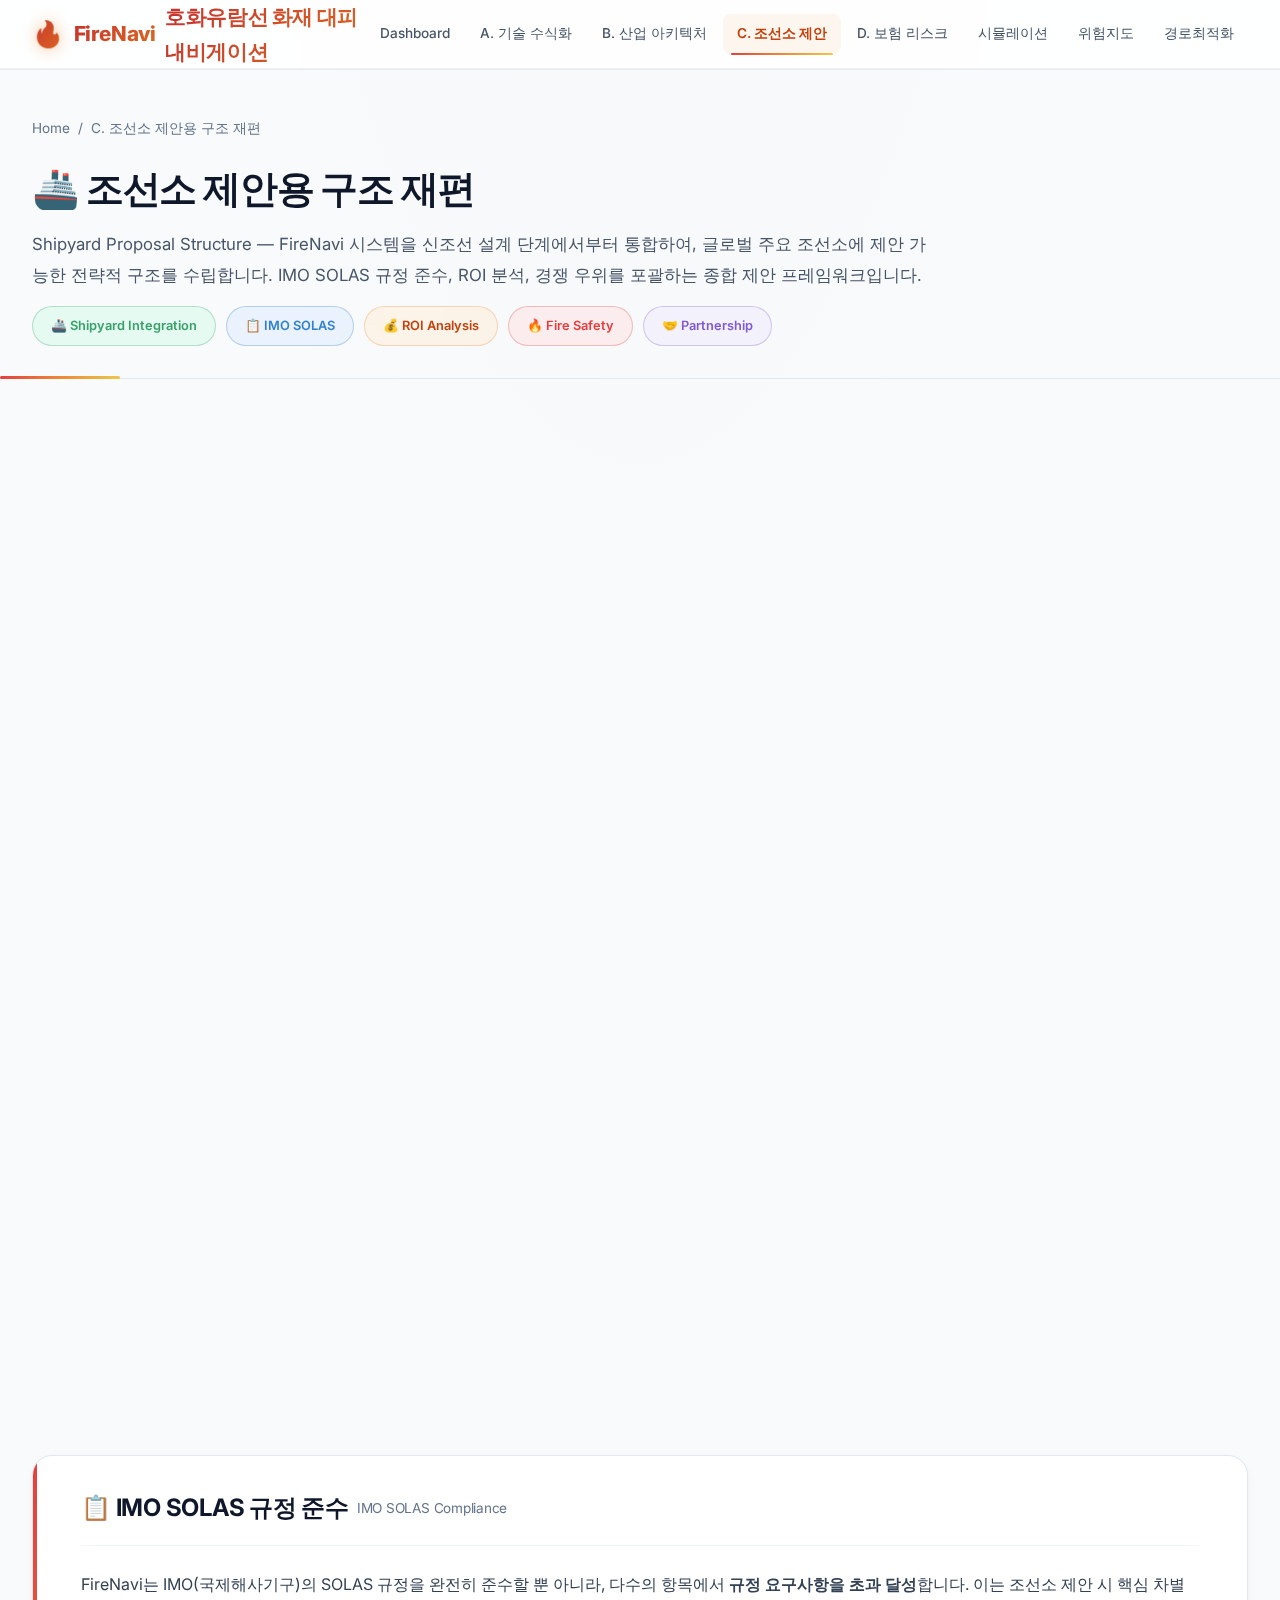
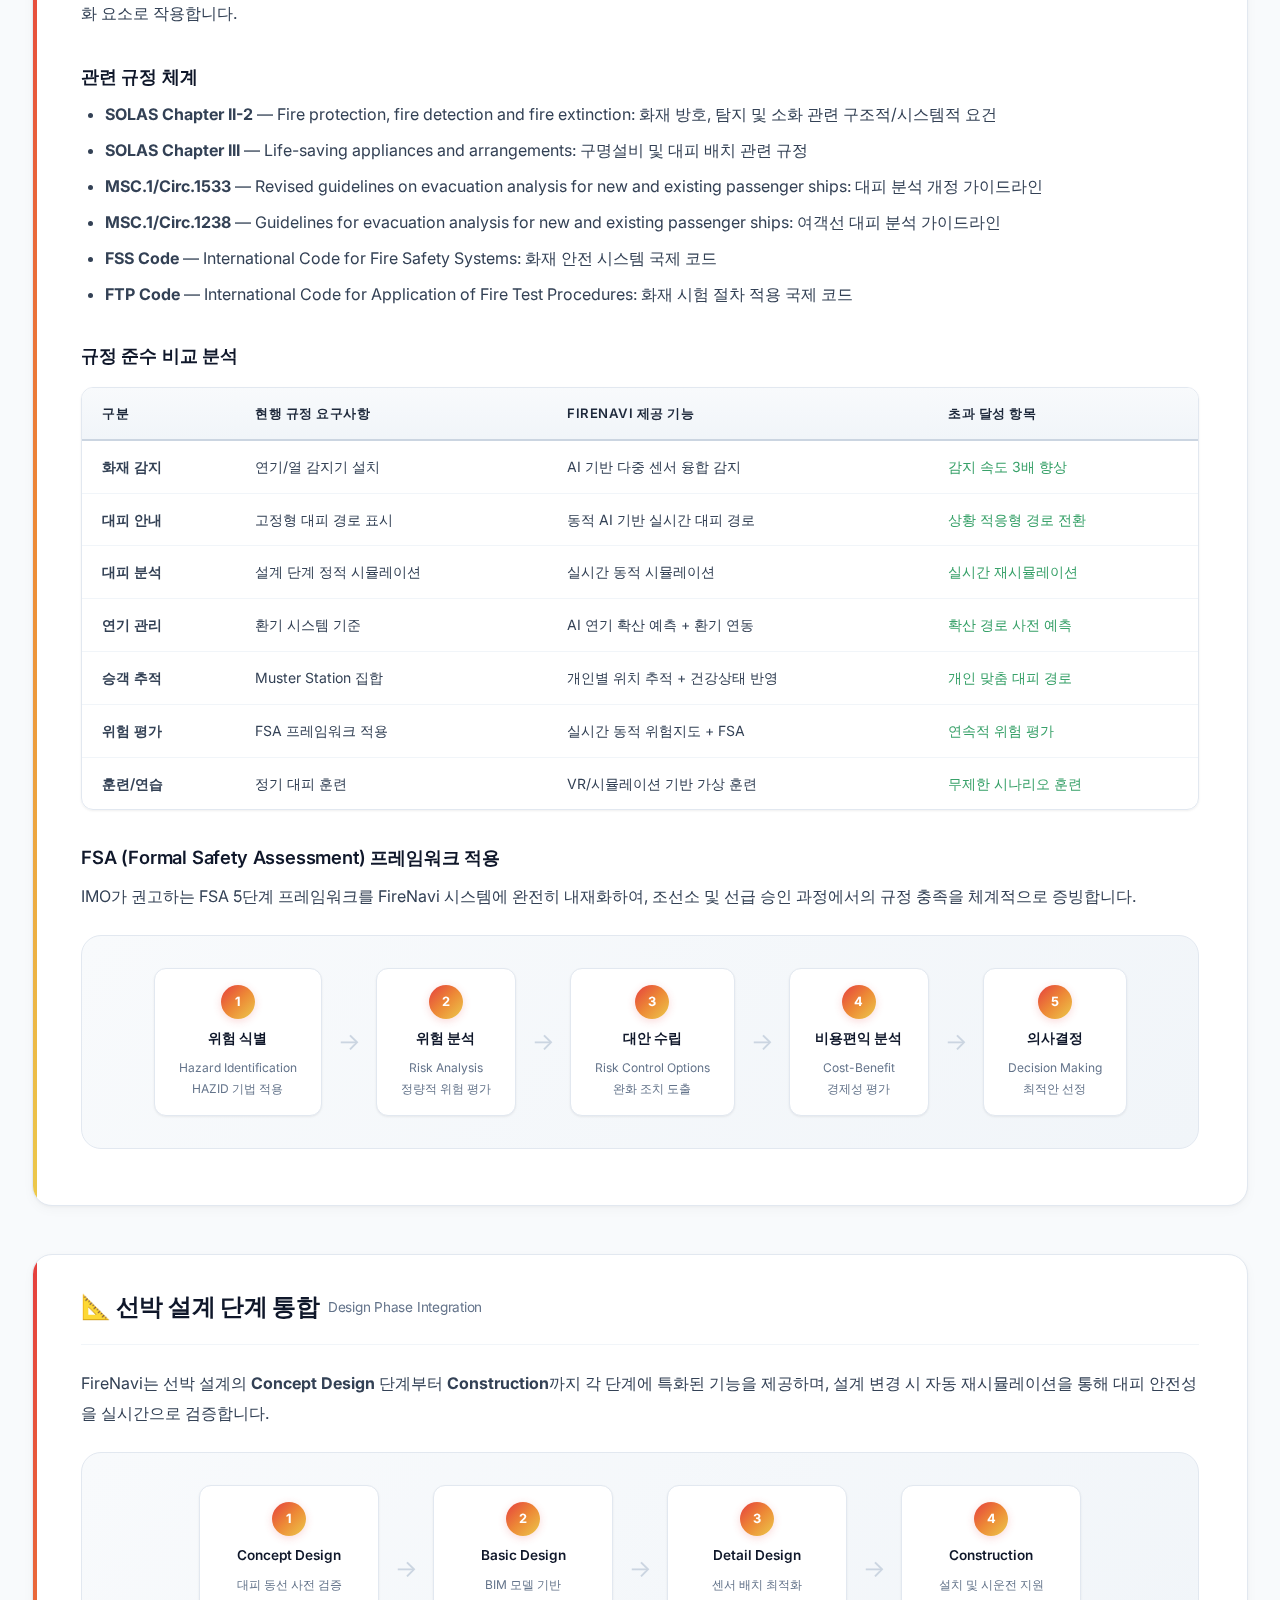
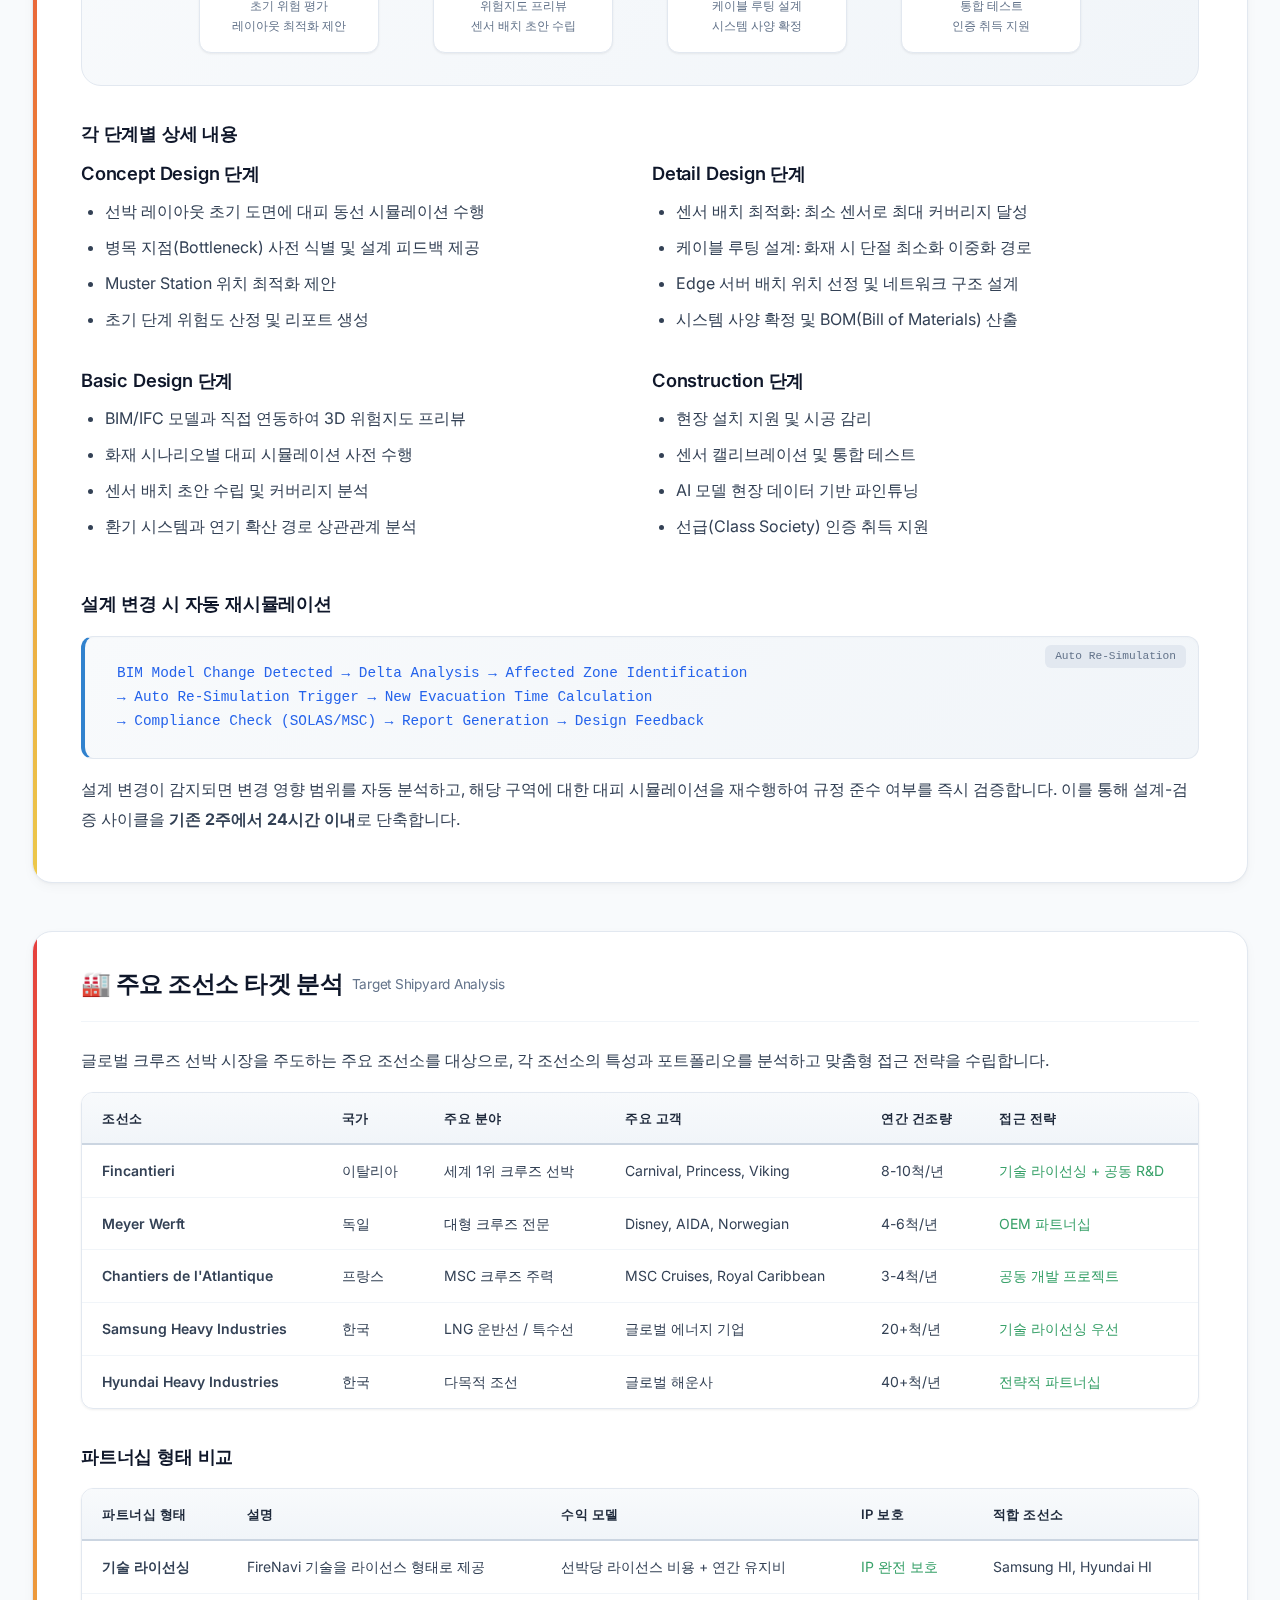
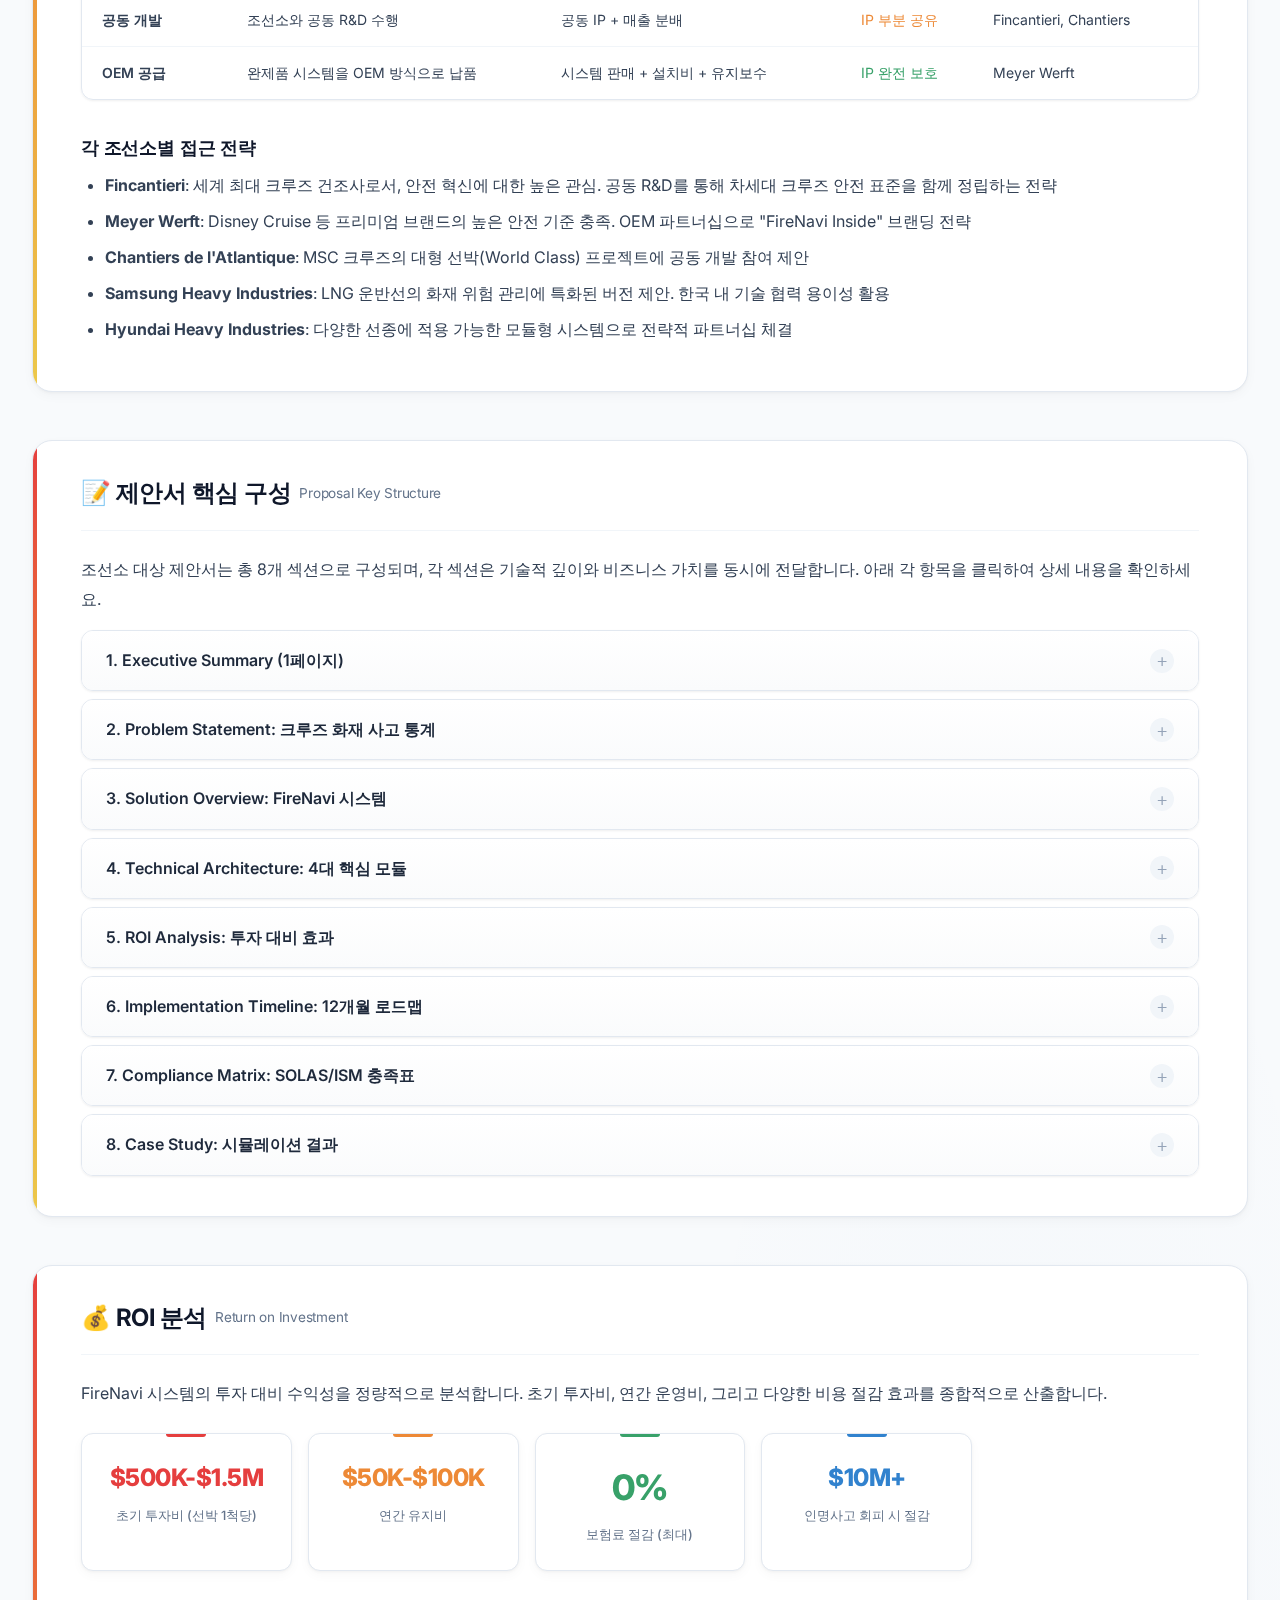
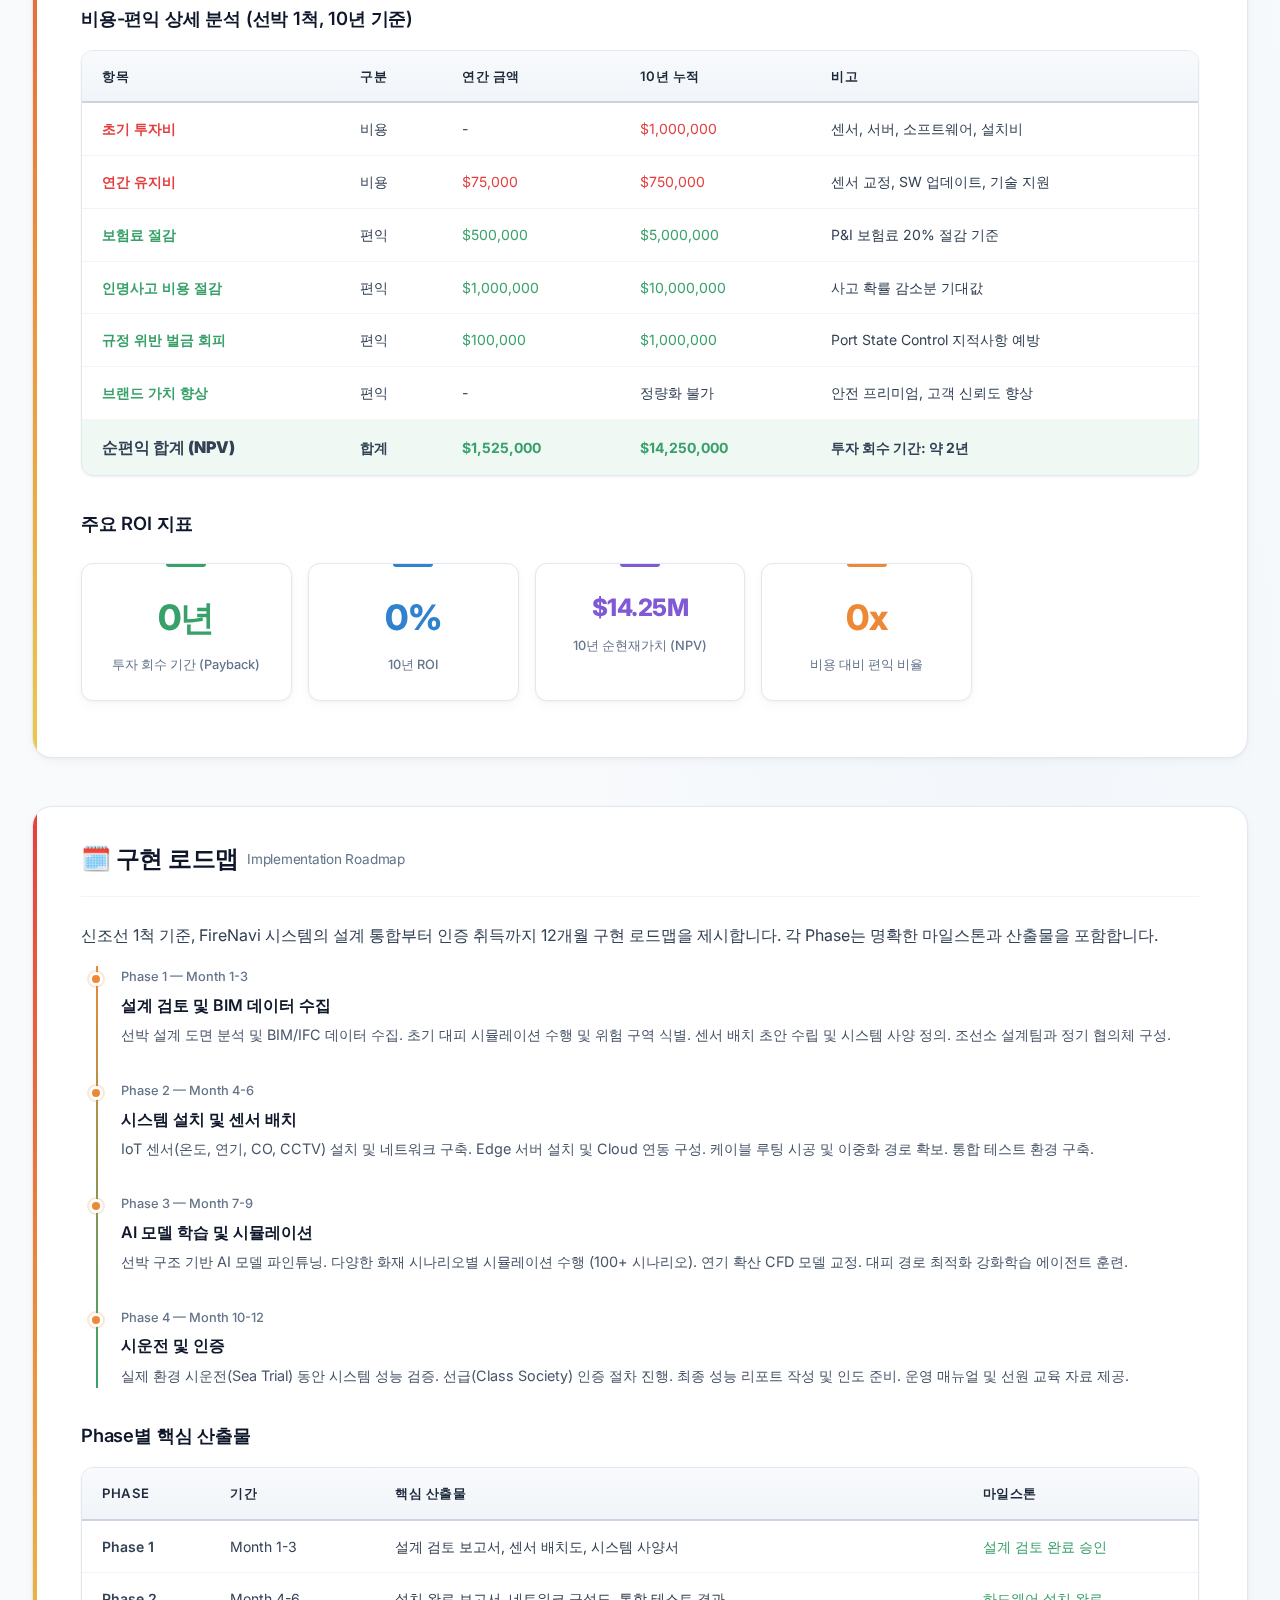
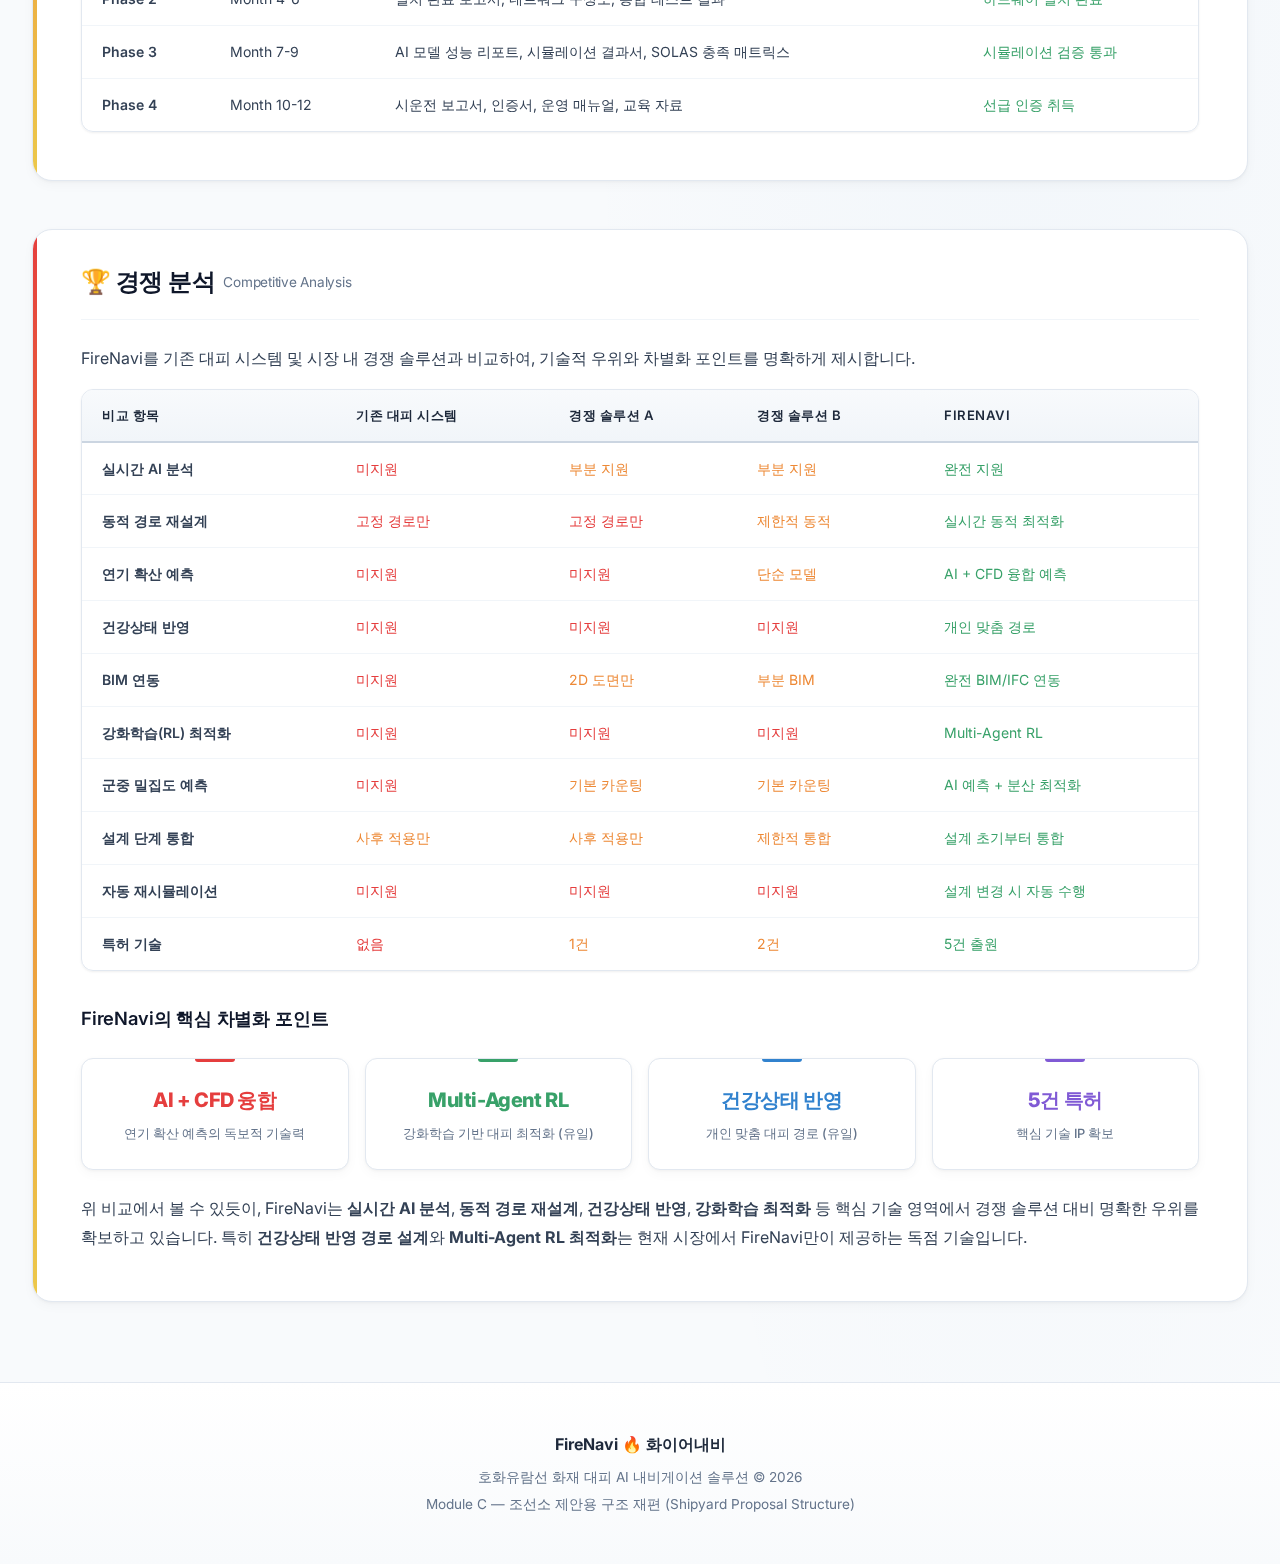
<file: pages/c-shipyard-proposal.html>
<!DOCTYPE html>
<html lang="ko">
<head>
  <meta charset="UTF-8">
  <meta name="viewport" content="width=device-width, initial-scale=1.0">
  <title>C. 조선소 제안용 구조 재편 | FireNavi 화이어내비</title>
  <link rel="stylesheet" href="../css/style.css">
</head>
<body>
  <div class="page-wrapper">
    <!-- NAVIGATION -->
    <nav class="top-nav">
      <div class="nav-inner">
        <a href="../index.html" class="nav-brand">
          <span class="fire-icon">&#x1F525;</span>
          <span>FireNavi</span>
          <span class="nav-tagline">호화유람선 화재 대피 내비게이션</span>
        </a>
        <ul class="nav-links">
          <li><a href="../index.html">Dashboard</a></li>
          <li><a href="a-technical-formulation.html">A. 기술 수식화</a></li>
          <li><a href="b-industrial-architecture.html">B. 산업 아키텍처</a></li>
          <li><a href="c-shipyard-proposal.html" class="active">C. 조선소 제안</a></li>
          <li><a href="d-insurance-risk-model.html">D. 보험 리스크</a></li>
          <li><a href="simulation.html">시뮬레이션</a></li>
          <li><a href="risk-map.html">위험지도</a></li>
          <li><a href="route-optimizer.html">경로최적화</a></li>
        </ul>
        <button class="nav-mobile-toggle">&#9776;</button>
      </div>
    </nav>

    <!-- PAGE HEADER -->
    <header class="page-header">
      <div class="container">
        <div class="breadcrumb">
          <a href="../index.html">Home</a>
          <span>/</span>
          <span>C. 조선소 제안용 구조 재편</span>
        </div>
        <h1 class="page-title">&#x1F6A2; 조선소 제안용 구조 재편</h1>
        <p class="page-desc">
          Shipyard Proposal Structure &mdash; FireNavi 시스템을 신조선 설계 단계에서부터 통합하여,
          글로벌 주요 조선소에 제안 가능한 전략적 구조를 수립합니다.
          IMO SOLAS 규정 준수, ROI 분석, 경쟁 우위를 포괄하는 종합 제안 프레임워크입니다.
        </p>
        <div class="hero-badges" style="justify-content: flex-start; margin-top: 16px;">
          <span class="badge badge--safe">&#x1F6A2; Shipyard Integration</span>
          <span class="badge badge--info">&#x1F4CB; IMO SOLAS</span>
          <span class="badge badge--warning">&#x1F4B0; ROI Analysis</span>
          <span class="badge badge--danger">&#x1F525; Fire Safety</span>
          <span class="badge badge--accent">&#x1F91D; Partnership</span>
        </div>
      </div>
    </header>

    <!-- MAIN CONTENT -->
    <main class="main-content">
      <div class="container">

        <!-- ================================================
             SECTION 1: 조선소 통합 전략 개요
             ================================================ -->
        <section class="content-section" id="strategy-overview">
          <h2>&#x1F3AF; 조선소 통합 전략 개요 <span class="text-muted" style="font-size:0.85rem; font-weight:400;">Shipyard Integration Strategy Overview</span></h2>

          <p>
            FireNavi는 기존 선박에 대한 후적용(Retrofit) 뿐 아니라, <strong>신조선 설계 단계에서부터 통합</strong>되는 전략을 핵심으로 합니다.
            설계 초기 단계에서 화재 대피 시스템을 내재화함으로써 비용 절감, 성능 최적화, 규정 초과 달성이 가능합니다.
          </p>

          <h3>기존 안전 시스템과의 연동</h3>
          <ul>
            <li><strong>SOLAS (Safety of Life at Sea)</strong> &mdash; 국제해사기구(IMO)의 선박 안전 기본 규정과 완전한 호환</li>
            <li><strong>ISM Code (International Safety Management)</strong> &mdash; 선박 안전 관리 체계와 데이터 연동</li>
            <li><strong>STCW Convention</strong> &mdash; 선원 훈련 및 자격 기준에 부합하는 시스템 운용</li>
            <li><strong>기존 FDAS (Fire Detection & Alarm System)</strong> &mdash; 화재 감지 시스템과 실시간 데이터 연계</li>
          </ul>

          <h3>선박 생애주기별 적용 전략</h3>
          <div class="flow-diagram">
            <div class="flow-step">
              <div class="flow-step-num">1</div>
              <div class="flow-step-title">설계 (Design)</div>
              <div class="flow-step-desc">BIM 기반 대피 동선<br>사전 검증 및 최적화</div>
            </div>
            <div class="flow-arrow">&rarr;</div>
            <div class="flow-step">
              <div class="flow-step-num">2</div>
              <div class="flow-step-title">건조 (Build)</div>
              <div class="flow-step-desc">센서 설치, 케이블 루팅<br>시스템 내장 시공</div>
            </div>
            <div class="flow-arrow">&rarr;</div>
            <div class="flow-step">
              <div class="flow-step-num">3</div>
              <div class="flow-step-title">시운전 (Trial)</div>
              <div class="flow-step-desc">AI 모델 학습<br>시뮬레이션 검증</div>
            </div>
            <div class="flow-arrow">&rarr;</div>
            <div class="flow-step">
              <div class="flow-step-num">4</div>
              <div class="flow-step-title">운항 (Operate)</div>
              <div class="flow-step-desc">실시간 모니터링<br>동적 대피 안내</div>
            </div>
            <div class="flow-arrow">&rarr;</div>
            <div class="flow-step">
              <div class="flow-step-num">5</div>
              <div class="flow-step-title">유지보수 (Maintain)</div>
              <div class="flow-step-desc">센서 교정, AI 재학습<br>규정 업데이트</div>
            </div>
          </div>

          <h3>글로벌 크루즈 시장 현황</h3>
          <div class="stat-grid">
            <div class="stat-card">
              <div class="stat-value stat-value--info" data-count="50" data-prefix="$" data-suffix="B+">$0B+</div>
              <div class="stat-label">글로벌 크루즈 시장 규모</div>
            </div>
            <div class="stat-card">
              <div class="stat-value stat-value--warning" data-count="30" data-suffix="+ 척">0+ 척</div>
              <div class="stat-label">연간 신조선 발주</div>
            </div>
            <div class="stat-card">
              <div class="stat-value stat-value--accent" data-count="2.5" data-suffix="년" data-decimals="1">0년</div>
              <div class="stat-label">평균 건조 기간</div>
            </div>
            <div class="stat-card">
              <div class="stat-value stat-value--safe" data-count="15" data-suffix="%">0%</div>
              <div class="stat-label">FireNavi 통합 비용 절감율</div>
            </div>
          </div>
        </section>

        <!-- ================================================
             SECTION 2: IMO SOLAS 규정 준수
             ================================================ -->
        <section class="content-section" id="imo-solas">
          <h2>&#x1F4CB; IMO SOLAS 규정 준수 <span class="text-muted" style="font-size:0.85rem; font-weight:400;">IMO SOLAS Compliance</span></h2>

          <p>
            FireNavi는 IMO(국제해사기구)의 SOLAS 규정을 완전히 준수할 뿐 아니라,
            다수의 항목에서 <strong>규정 요구사항을 초과 달성</strong>합니다.
            이는 조선소 제안 시 핵심 차별화 요소로 작용합니다.
          </p>

          <h3>관련 규정 체계</h3>
          <ul>
            <li><strong>SOLAS Chapter II-2</strong> &mdash; Fire protection, fire detection and fire extinction: 화재 방호, 탐지 및 소화 관련 구조적/시스템적 요건</li>
            <li><strong>SOLAS Chapter III</strong> &mdash; Life-saving appliances and arrangements: 구명설비 및 대피 배치 관련 규정</li>
            <li><strong>MSC.1/Circ.1533</strong> &mdash; Revised guidelines on evacuation analysis for new and existing passenger ships: 대피 분석 개정 가이드라인</li>
            <li><strong>MSC.1/Circ.1238</strong> &mdash; Guidelines for evacuation analysis for new and existing passenger ships: 여객선 대피 분석 가이드라인</li>
            <li><strong>FSS Code</strong> &mdash; International Code for Fire Safety Systems: 화재 안전 시스템 국제 코드</li>
            <li><strong>FTP Code</strong> &mdash; International Code for Application of Fire Test Procedures: 화재 시험 절차 적용 국제 코드</li>
          </ul>

          <h3>규정 준수 비교 분석</h3>
          <div class="data-table-wrap">
            <table class="data-table">
              <thead>
                <tr>
                  <th>구분</th>
                  <th>현행 규정 요구사항</th>
                  <th>FireNavi 제공 기능</th>
                  <th>초과 달성 항목</th>
                </tr>
              </thead>
              <tbody>
                <tr>
                  <td class="highlight-cell">화재 감지</td>
                  <td>연기/열 감지기 설치</td>
                  <td>AI 기반 다중 센서 융합 감지</td>
                  <td class="safe-cell">감지 속도 3배 향상</td>
                </tr>
                <tr>
                  <td class="highlight-cell">대피 안내</td>
                  <td>고정형 대피 경로 표시</td>
                  <td>동적 AI 기반 실시간 대피 경로</td>
                  <td class="safe-cell">상황 적응형 경로 전환</td>
                </tr>
                <tr>
                  <td class="highlight-cell">대피 분석</td>
                  <td>설계 단계 정적 시뮬레이션</td>
                  <td>실시간 동적 시뮬레이션</td>
                  <td class="safe-cell">실시간 재시뮬레이션</td>
                </tr>
                <tr>
                  <td class="highlight-cell">연기 관리</td>
                  <td>환기 시스템 기준</td>
                  <td>AI 연기 확산 예측 + 환기 연동</td>
                  <td class="safe-cell">확산 경로 사전 예측</td>
                </tr>
                <tr>
                  <td class="highlight-cell">승객 추적</td>
                  <td>Muster Station 집합</td>
                  <td>개인별 위치 추적 + 건강상태 반영</td>
                  <td class="safe-cell">개인 맞춤 대피 경로</td>
                </tr>
                <tr>
                  <td class="highlight-cell">위험 평가</td>
                  <td>FSA 프레임워크 적용</td>
                  <td>실시간 동적 위험지도 + FSA</td>
                  <td class="safe-cell">연속적 위험 평가</td>
                </tr>
                <tr>
                  <td class="highlight-cell">훈련/연습</td>
                  <td>정기 대피 훈련</td>
                  <td>VR/시뮬레이션 기반 가상 훈련</td>
                  <td class="safe-cell">무제한 시나리오 훈련</td>
                </tr>
              </tbody>
            </table>
          </div>

          <h3>FSA (Formal Safety Assessment) 프레임워크 적용</h3>
          <p>
            IMO가 권고하는 FSA 5단계 프레임워크를 FireNavi 시스템에 완전히 내재화하여,
            조선소 및 선급 승인 과정에서의 규정 충족을 체계적으로 증빙합니다.
          </p>
          <div class="flow-diagram">
            <div class="flow-step">
              <div class="flow-step-num">1</div>
              <div class="flow-step-title">위험 식별</div>
              <div class="flow-step-desc">Hazard Identification<br>HAZID 기법 적용</div>
            </div>
            <div class="flow-arrow">&rarr;</div>
            <div class="flow-step">
              <div class="flow-step-num">2</div>
              <div class="flow-step-title">위험 분석</div>
              <div class="flow-step-desc">Risk Analysis<br>정량적 위험 평가</div>
            </div>
            <div class="flow-arrow">&rarr;</div>
            <div class="flow-step">
              <div class="flow-step-num">3</div>
              <div class="flow-step-title">대안 수립</div>
              <div class="flow-step-desc">Risk Control Options<br>완화 조치 도출</div>
            </div>
            <div class="flow-arrow">&rarr;</div>
            <div class="flow-step">
              <div class="flow-step-num">4</div>
              <div class="flow-step-title">비용편익 분석</div>
              <div class="flow-step-desc">Cost-Benefit<br>경제성 평가</div>
            </div>
            <div class="flow-arrow">&rarr;</div>
            <div class="flow-step">
              <div class="flow-step-num">5</div>
              <div class="flow-step-title">의사결정</div>
              <div class="flow-step-desc">Decision Making<br>최적안 선정</div>
            </div>
          </div>
        </section>

        <!-- ================================================
             SECTION 3: 선박 설계 단계 통합
             ================================================ -->
        <section class="content-section" id="design-integration">
          <h2>&#x1F4D0; 선박 설계 단계 통합 <span class="text-muted" style="font-size:0.85rem; font-weight:400;">Design Phase Integration</span></h2>

          <p>
            FireNavi는 선박 설계의 <strong>Concept Design</strong> 단계부터 <strong>Construction</strong>까지
            각 단계에 특화된 기능을 제공하며, 설계 변경 시 자동 재시뮬레이션을 통해
            대피 안전성을 실시간으로 검증합니다.
          </p>

          <div class="flow-diagram">
            <div class="flow-step" style="min-width: 180px;">
              <div class="flow-step-num">1</div>
              <div class="flow-step-title">Concept Design</div>
              <div class="flow-step-desc">대피 동선 사전 검증<br>초기 위험 평가<br>레이아웃 최적화 제안</div>
            </div>
            <div class="flow-arrow">&rarr;</div>
            <div class="flow-step" style="min-width: 180px;">
              <div class="flow-step-num">2</div>
              <div class="flow-step-title">Basic Design</div>
              <div class="flow-step-desc">BIM 모델 기반<br>위험지도 프리뷰<br>센서 배치 초안 수립</div>
            </div>
            <div class="flow-arrow">&rarr;</div>
            <div class="flow-step" style="min-width: 180px;">
              <div class="flow-step-num">3</div>
              <div class="flow-step-title">Detail Design</div>
              <div class="flow-step-desc">센서 배치 최적화<br>케이블 루팅 설계<br>시스템 사양 확정</div>
            </div>
            <div class="flow-arrow">&rarr;</div>
            <div class="flow-step" style="min-width: 180px;">
              <div class="flow-step-num">4</div>
              <div class="flow-step-title">Construction</div>
              <div class="flow-step-desc">설치 및 시운전 지원<br>통합 테스트<br>인증 취득 지원</div>
            </div>
          </div>

          <h3>각 단계별 상세 내용</h3>
          <div class="two-col">
            <div>
              <h3 style="margin-top:0;">Concept Design 단계</h3>
              <ul>
                <li>선박 레이아웃 초기 도면에 대피 동선 시뮬레이션 수행</li>
                <li>병목 지점(Bottleneck) 사전 식별 및 설계 피드백 제공</li>
                <li>Muster Station 위치 최적화 제안</li>
                <li>초기 단계 위험도 산정 및 리포트 생성</li>
              </ul>

              <h3>Basic Design 단계</h3>
              <ul>
                <li>BIM/IFC 모델과 직접 연동하여 3D 위험지도 프리뷰</li>
                <li>화재 시나리오별 대피 시뮬레이션 사전 수행</li>
                <li>센서 배치 초안 수립 및 커버리지 분석</li>
                <li>환기 시스템과 연기 확산 경로 상관관계 분석</li>
              </ul>
            </div>
            <div>
              <h3 style="margin-top:0;">Detail Design 단계</h3>
              <ul>
                <li>센서 배치 최적화: 최소 센서로 최대 커버리지 달성</li>
                <li>케이블 루팅 설계: 화재 시 단절 최소화 이중화 경로</li>
                <li>Edge 서버 배치 위치 선정 및 네트워크 구조 설계</li>
                <li>시스템 사양 확정 및 BOM(Bill of Materials) 산출</li>
              </ul>

              <h3>Construction 단계</h3>
              <ul>
                <li>현장 설치 지원 및 시공 감리</li>
                <li>센서 캘리브레이션 및 통합 테스트</li>
                <li>AI 모델 현장 데이터 기반 파인튜닝</li>
                <li>선급(Class Society) 인증 취득 지원</li>
              </ul>
            </div>
          </div>

          <h3>설계 변경 시 자동 재시뮬레이션</h3>
          <div class="formula-block">
            <span class="formula-label">Auto Re-Simulation</span>
            <code>
              BIM Model Change Detected &rarr; Delta Analysis &rarr; Affected Zone Identification<br>
              &rarr; Auto Re-Simulation Trigger &rarr; New Evacuation Time Calculation<br>
              &rarr; Compliance Check (SOLAS/MSC) &rarr; Report Generation &rarr; Design Feedback
            </code>
          </div>
          <p>
            설계 변경이 감지되면 변경 영향 범위를 자동 분석하고,
            해당 구역에 대한 대피 시뮬레이션을 재수행하여 규정 준수 여부를 즉시 검증합니다.
            이를 통해 설계-검증 사이클을 <strong>기존 2주에서 24시간 이내</strong>로 단축합니다.
          </p>
        </section>

        <!-- ================================================
             SECTION 4: 주요 조선소 타겟 분석
             ================================================ -->
        <section class="content-section" id="target-shipyards">
          <h2>&#x1F3ED; 주요 조선소 타겟 분석 <span class="text-muted" style="font-size:0.85rem; font-weight:400;">Target Shipyard Analysis</span></h2>

          <p>
            글로벌 크루즈 선박 시장을 주도하는 주요 조선소를 대상으로,
            각 조선소의 특성과 포트폴리오를 분석하고 맞춤형 접근 전략을 수립합니다.
          </p>

          <div class="data-table-wrap">
            <table class="data-table">
              <thead>
                <tr>
                  <th>조선소</th>
                  <th>국가</th>
                  <th>주요 분야</th>
                  <th>주요 고객</th>
                  <th>연간 건조량</th>
                  <th>접근 전략</th>
                </tr>
              </thead>
              <tbody>
                <tr>
                  <td class="highlight-cell">Fincantieri</td>
                  <td>이탈리아</td>
                  <td>세계 1위 크루즈 선박</td>
                  <td>Carnival, Princess, Viking</td>
                  <td>8-10척/년</td>
                  <td class="safe-cell">기술 라이선싱 + 공동 R&D</td>
                </tr>
                <tr>
                  <td class="highlight-cell">Meyer Werft</td>
                  <td>독일</td>
                  <td>대형 크루즈 전문</td>
                  <td>Disney, AIDA, Norwegian</td>
                  <td>4-6척/년</td>
                  <td class="safe-cell">OEM 파트너십</td>
                </tr>
                <tr>
                  <td class="highlight-cell">Chantiers de l'Atlantique</td>
                  <td>프랑스</td>
                  <td>MSC 크루즈 주력</td>
                  <td>MSC Cruises, Royal Caribbean</td>
                  <td>3-4척/년</td>
                  <td class="safe-cell">공동 개발 프로젝트</td>
                </tr>
                <tr>
                  <td class="highlight-cell">Samsung Heavy Industries</td>
                  <td>한국</td>
                  <td>LNG 운반선 / 특수선</td>
                  <td>글로벌 에너지 기업</td>
                  <td>20+척/년</td>
                  <td class="safe-cell">기술 라이선싱 우선</td>
                </tr>
                <tr>
                  <td class="highlight-cell">Hyundai Heavy Industries</td>
                  <td>한국</td>
                  <td>다목적 조선</td>
                  <td>글로벌 해운사</td>
                  <td>40+척/년</td>
                  <td class="safe-cell">전략적 파트너십</td>
                </tr>
              </tbody>
            </table>
          </div>

          <h3>파트너십 형태 비교</h3>
          <div class="data-table-wrap">
            <table class="data-table">
              <thead>
                <tr>
                  <th>파트너십 형태</th>
                  <th>설명</th>
                  <th>수익 모델</th>
                  <th>IP 보호</th>
                  <th>적합 조선소</th>
                </tr>
              </thead>
              <tbody>
                <tr>
                  <td class="highlight-cell">기술 라이선싱</td>
                  <td>FireNavi 기술을 라이선스 형태로 제공</td>
                  <td>선박당 라이선스 비용 + 연간 유지비</td>
                  <td class="safe-cell">IP 완전 보호</td>
                  <td>Samsung HI, Hyundai HI</td>
                </tr>
                <tr>
                  <td class="highlight-cell">공동 개발</td>
                  <td>조선소와 공동 R&D 수행</td>
                  <td>공동 IP + 매출 분배</td>
                  <td class="warning-cell">IP 부분 공유</td>
                  <td>Fincantieri, Chantiers</td>
                </tr>
                <tr>
                  <td class="highlight-cell">OEM 공급</td>
                  <td>완제품 시스템을 OEM 방식으로 납품</td>
                  <td>시스템 판매 + 설치비 + 유지보수</td>
                  <td class="safe-cell">IP 완전 보호</td>
                  <td>Meyer Werft</td>
                </tr>
              </tbody>
            </table>
          </div>

          <h3>각 조선소별 접근 전략</h3>
          <ul>
            <li><strong>Fincantieri</strong>: 세계 최대 크루즈 건조사로서, 안전 혁신에 대한 높은 관심. 공동 R&D를 통해 차세대 크루즈 안전 표준을 함께 정립하는 전략</li>
            <li><strong>Meyer Werft</strong>: Disney Cruise 등 프리미엄 브랜드의 높은 안전 기준 충족. OEM 파트너십으로 "FireNavi Inside" 브랜딩 전략</li>
            <li><strong>Chantiers de l'Atlantique</strong>: MSC 크루즈의 대형 선박(World Class) 프로젝트에 공동 개발 참여 제안</li>
            <li><strong>Samsung Heavy Industries</strong>: LNG 운반선의 화재 위험 관리에 특화된 버전 제안. 한국 내 기술 협력 용이성 활용</li>
            <li><strong>Hyundai Heavy Industries</strong>: 다양한 선종에 적용 가능한 모듈형 시스템으로 전략적 파트너십 체결</li>
          </ul>
        </section>

        <!-- ================================================
             SECTION 5: 제안서 핵심 구성
             ================================================ -->
        <section class="content-section" id="proposal-structure">
          <h2>&#x1F4DD; 제안서 핵심 구성 <span class="text-muted" style="font-size:0.85rem; font-weight:400;">Proposal Key Structure</span></h2>

          <p>
            조선소 대상 제안서는 총 8개 섹션으로 구성되며, 각 섹션은
            기술적 깊이와 비즈니스 가치를 동시에 전달합니다.
            아래 각 항목을 클릭하여 상세 내용을 확인하세요.
          </p>

          <div class="accordion-item">
            <div class="accordion-header">1. Executive Summary (1페이지)</div>
            <div class="accordion-body">
              <p>
                FireNavi 시스템의 핵심 가치를 1페이지로 압축합니다.
                크루즈 선박 화재 대피의 현재 과제, FireNavi의 솔루션, 그리고 기대 효과를 명확하게 전달합니다.
              </p>
              <ul>
                <li>시장 기회: 글로벌 크루즈 시장 $50B+ 규모에서의 안전 시스템 수요</li>
                <li>핵심 제안: AI 기반 실시간 화재 대피 내비게이션 시스템</li>
                <li>차별화 가치: 대피시간 40% 단축, 보험료 15-25% 절감</li>
                <li>협력 제안: 파트너십 형태 및 예상 일정 요약</li>
              </ul>
            </div>
          </div>

          <div class="accordion-item">
            <div class="accordion-header">2. Problem Statement: 크루즈 화재 사고 통계</div>
            <div class="accordion-body">
              <p>
                크루즈 선박 화재 사고의 심각성과 현행 대피 시스템의 한계를 데이터로 입증합니다.
              </p>
              <ul>
                <li>최근 10년간 크루즈 선박 화재 사고: 연평균 12건 이상</li>
                <li>Costa Concordia (2012), Norman Atlantic (2014) 등 주요 사례 분석</li>
                <li>화재 사고당 평균 손해액: $50M-$500M (선박 손상, 인명 피해, 법적 비용)</li>
                <li>현행 고정형 대피 시스템의 한계: 연기 확산 미대응, 개인 맞춤 불가</li>
              </ul>
            </div>
          </div>

          <div class="accordion-item">
            <div class="accordion-header">3. Solution Overview: FireNavi 시스템</div>
            <div class="accordion-body">
              <p>
                FireNavi의 핵심 기술과 시스템 구성을 개요 수준에서 소개합니다.
              </p>
              <ul>
                <li>AI 기반 실시간 화재 감지 및 연기 확산 예측</li>
                <li>다중 위험요소 가중합 기반 동적 위험지도</li>
                <li>강화학습(RL) 기반 최적 대피 경로 설계</li>
                <li>개인 건강상태 반영 맞춤형 대피 안내</li>
                <li>BIM 연동 3D 시각화 및 시뮬레이션</li>
              </ul>
            </div>
          </div>

          <div class="accordion-item">
            <div class="accordion-header">4. Technical Architecture: 4대 핵심 모듈</div>
            <div class="accordion-body">
              <p>
                시스템의 기술 아키텍처를 4개 모듈로 구분하여 설명합니다.
              </p>
              <ul>
                <li><strong>Module A (기술 수식화)</strong>: 군중 밀집도 예측, 연기 확산 CFD, 동적 위험지도 수학 모델</li>
                <li><strong>Module B (산업 아키텍처)</strong>: Edge-Cloud 하이브리드, BIM/IFC 연동, 센서 네트워크</li>
                <li><strong>Module C (조선소 통합)</strong>: 설계 단계 통합, SOLAS 준수, FSA 프레임워크</li>
                <li><strong>Module D (보험 리스크)</strong>: 실시간 위험도 산정, Monte Carlo 시뮬레이션, 보험료 최적화</li>
              </ul>
            </div>
          </div>

          <div class="accordion-item">
            <div class="accordion-header">5. ROI Analysis: 투자 대비 효과</div>
            <div class="accordion-body">
              <p>
                투자 비용 대비 정량적/정성적 효과를 분석합니다.
              </p>
              <ul>
                <li>초기 투자: 선박 1척당 $500K-$1.5M</li>
                <li>보험료 절감: 연간 15-25% (연간 $300K-$750K 절감)</li>
                <li>인명 사고 비용 절감: $10M+ per incident avoided</li>
                <li>투자 회수 기간(Payback Period): 2-3년</li>
                <li>10년 NPV: $5M-$15M per vessel</li>
              </ul>
            </div>
          </div>

          <div class="accordion-item">
            <div class="accordion-header">6. Implementation Timeline: 12개월 로드맵</div>
            <div class="accordion-body">
              <p>
                신조선 1척 기준 12개월 구현 로드맵을 제시합니다.
              </p>
              <ul>
                <li>Phase 1 (Month 1-3): 설계 검토 및 BIM 데이터 수집</li>
                <li>Phase 2 (Month 4-6): 시스템 설치 및 센서 배치</li>
                <li>Phase 3 (Month 7-9): AI 모델 학습 및 시뮬레이션 검증</li>
                <li>Phase 4 (Month 10-12): 시운전 및 선급 인증</li>
              </ul>
            </div>
          </div>

          <div class="accordion-item">
            <div class="accordion-header">7. Compliance Matrix: SOLAS/ISM 충족표</div>
            <div class="accordion-body">
              <p>
                IMO SOLAS, ISM Code, MSC Circular 등 관련 규정의 각 조항에 대해
                FireNavi가 어떻게 충족하는지를 매트릭스 형태로 제시합니다.
              </p>
              <ul>
                <li>SOLAS Chapter II-2 전 조항 충족 여부 및 방법</li>
                <li>SOLAS Chapter III 관련 조항 충족 여부</li>
                <li>MSC.1/Circ.1533 대피 분석 가이드라인 준수</li>
                <li>ISM Code 안전 관리 체계 연동 방안</li>
                <li>선급(Lloyd's, DNV, BV 등) 인증 로드맵</li>
              </ul>
            </div>
          </div>

          <div class="accordion-item">
            <div class="accordion-header">8. Case Study: 시뮬레이션 결과</div>
            <div class="accordion-body">
              <p>
                가상의 크루즈 선박(6,000명 수용 규모)을 대상으로 한 시뮬레이션 결과를 제시합니다.
              </p>
              <ul>
                <li>시뮬레이션 시나리오: Deck 3 레스토랑 구역 화재 발생</li>
                <li>기존 시스템 대피 완료 시간: 67분</li>
                <li>FireNavi 적용 시 대피 완료 시간: 41분 (38.8% 단축)</li>
                <li>병목 해소율: 78% (복도/계단 혼잡 지점 분산)</li>
                <li>건강 취약자 대피 성공률: 99.7% (vs 기존 94.2%)</li>
              </ul>
            </div>
          </div>
        </section>

        <!-- ================================================
             SECTION 6: ROI 분석
             ================================================ -->
        <section class="content-section" id="roi-analysis">
          <h2>&#x1F4B0; ROI 분석 <span class="text-muted" style="font-size:0.85rem; font-weight:400;">Return on Investment</span></h2>

          <p>
            FireNavi 시스템의 투자 대비 수익성을 정량적으로 분석합니다.
            초기 투자비, 연간 운영비, 그리고 다양한 비용 절감 효과를 종합적으로 산출합니다.
          </p>

          <div class="stat-grid">
            <div class="stat-card">
              <div class="stat-value stat-value--danger" style="font-size:1.5rem;">$500K-$1.5M</div>
              <div class="stat-label">초기 투자비 (선박 1척당)</div>
            </div>
            <div class="stat-card">
              <div class="stat-value stat-value--warning" style="font-size:1.5rem;">$50K-$100K</div>
              <div class="stat-label">연간 유지비</div>
            </div>
            <div class="stat-card">
              <div class="stat-value stat-value--safe" data-count="25" data-suffix="%">0%</div>
              <div class="stat-label">보험료 절감 (최대)</div>
            </div>
            <div class="stat-card">
              <div class="stat-value stat-value--info" style="font-size:1.5rem;">$10M+</div>
              <div class="stat-label">인명사고 회피 시 절감</div>
            </div>
          </div>

          <h3>비용-편익 상세 분석 (선박 1척, 10년 기준)</h3>
          <div class="data-table-wrap">
            <table class="data-table">
              <thead>
                <tr>
                  <th>항목</th>
                  <th>구분</th>
                  <th>연간 금액</th>
                  <th>10년 누적</th>
                  <th>비고</th>
                </tr>
              </thead>
              <tbody>
                <tr>
                  <td class="highlight-cell danger-cell">초기 투자비</td>
                  <td>비용</td>
                  <td>-</td>
                  <td class="danger-cell">$1,000,000</td>
                  <td>센서, 서버, 소프트웨어, 설치비</td>
                </tr>
                <tr>
                  <td class="highlight-cell danger-cell">연간 유지비</td>
                  <td>비용</td>
                  <td class="danger-cell">$75,000</td>
                  <td class="danger-cell">$750,000</td>
                  <td>센서 교정, SW 업데이트, 기술 지원</td>
                </tr>
                <tr>
                  <td class="highlight-cell safe-cell">보험료 절감</td>
                  <td>편익</td>
                  <td class="safe-cell">$500,000</td>
                  <td class="safe-cell">$5,000,000</td>
                  <td>P&I 보험료 20% 절감 기준</td>
                </tr>
                <tr>
                  <td class="highlight-cell safe-cell">인명사고 비용 절감</td>
                  <td>편익</td>
                  <td class="safe-cell">$1,000,000</td>
                  <td class="safe-cell">$10,000,000</td>
                  <td>사고 확률 감소분 기대값</td>
                </tr>
                <tr>
                  <td class="highlight-cell safe-cell">규정 위반 벌금 회피</td>
                  <td>편익</td>
                  <td class="safe-cell">$100,000</td>
                  <td class="safe-cell">$1,000,000</td>
                  <td>Port State Control 지적사항 예방</td>
                </tr>
                <tr>
                  <td class="highlight-cell safe-cell">브랜드 가치 향상</td>
                  <td>편익</td>
                  <td>-</td>
                  <td>정량화 불가</td>
                  <td>안전 프리미엄, 고객 신뢰도 향상</td>
                </tr>
                <tr style="background: rgba(56,161,105,0.08);">
                  <td class="highlight-cell" style="font-size:1rem;"><strong>순편익 합계 (NPV)</strong></td>
                  <td><strong>합계</strong></td>
                  <td class="safe-cell"><strong>$1,525,000</strong></td>
                  <td class="safe-cell"><strong>$14,250,000</strong></td>
                  <td><strong>투자 회수 기간: 약 2년</strong></td>
                </tr>
              </tbody>
            </table>
          </div>

          <h3>주요 ROI 지표</h3>
          <div class="stat-grid">
            <div class="stat-card">
              <div class="stat-value stat-value--safe" data-count="2" data-suffix="년">0년</div>
              <div class="stat-label">투자 회수 기간 (Payback)</div>
            </div>
            <div class="stat-card">
              <div class="stat-value stat-value--info" data-count="814" data-suffix="%">0%</div>
              <div class="stat-label">10년 ROI</div>
            </div>
            <div class="stat-card">
              <div class="stat-value stat-value--accent" style="font-size:1.5rem;">$14.25M</div>
              <div class="stat-label">10년 순현재가치 (NPV)</div>
            </div>
            <div class="stat-card">
              <div class="stat-value stat-value--warning" data-count="8.1" data-suffix="x" data-decimals="1">0x</div>
              <div class="stat-label">비용 대비 편익 비율</div>
            </div>
          </div>
        </section>

        <!-- ================================================
             SECTION 7: 구현 로드맵
             ================================================ -->
        <section class="content-section" id="implementation-roadmap">
          <h2>&#x1F5D3;&#xFE0F; 구현 로드맵 <span class="text-muted" style="font-size:0.85rem; font-weight:400;">Implementation Roadmap</span></h2>

          <p>
            신조선 1척 기준, FireNavi 시스템의 설계 통합부터 인증 취득까지
            12개월 구현 로드맵을 제시합니다. 각 Phase는 명확한 마일스톤과 산출물을 포함합니다.
          </p>

          <div class="timeline">
            <div class="timeline-item">
              <div class="timeline-date">Phase 1 &mdash; Month 1-3</div>
              <div class="timeline-title">설계 검토 및 BIM 데이터 수집</div>
              <div class="timeline-desc">
                선박 설계 도면 분석 및 BIM/IFC 데이터 수집. 초기 대피 시뮬레이션 수행 및 위험 구역 식별.
                센서 배치 초안 수립 및 시스템 사양 정의. 조선소 설계팀과 정기 협의체 구성.
              </div>
            </div>
            <div class="timeline-item">
              <div class="timeline-date">Phase 2 &mdash; Month 4-6</div>
              <div class="timeline-title">시스템 설치 및 센서 배치</div>
              <div class="timeline-desc">
                IoT 센서(온도, 연기, CO, CCTV) 설치 및 네트워크 구축. Edge 서버 설치 및 Cloud 연동 구성.
                케이블 루팅 시공 및 이중화 경로 확보. 통합 테스트 환경 구축.
              </div>
            </div>
            <div class="timeline-item">
              <div class="timeline-date">Phase 3 &mdash; Month 7-9</div>
              <div class="timeline-title">AI 모델 학습 및 시뮬레이션</div>
              <div class="timeline-desc">
                선박 구조 기반 AI 모델 파인튜닝. 다양한 화재 시나리오별 시뮬레이션 수행 (100+ 시나리오).
                연기 확산 CFD 모델 교정. 대피 경로 최적화 강화학습 에이전트 훈련.
              </div>
            </div>
            <div class="timeline-item">
              <div class="timeline-date">Phase 4 &mdash; Month 10-12</div>
              <div class="timeline-title">시운전 및 인증</div>
              <div class="timeline-desc">
                실제 환경 시운전(Sea Trial) 동안 시스템 성능 검증. 선급(Class Society) 인증 절차 진행.
                최종 성능 리포트 작성 및 인도 준비. 운영 매뉴얼 및 선원 교육 자료 제공.
              </div>
            </div>
          </div>

          <h3>Phase별 핵심 산출물</h3>
          <div class="data-table-wrap">
            <table class="data-table">
              <thead>
                <tr>
                  <th>Phase</th>
                  <th>기간</th>
                  <th>핵심 산출물</th>
                  <th>마일스톤</th>
                </tr>
              </thead>
              <tbody>
                <tr>
                  <td class="highlight-cell">Phase 1</td>
                  <td>Month 1-3</td>
                  <td>설계 검토 보고서, 센서 배치도, 시스템 사양서</td>
                  <td class="safe-cell">설계 검토 완료 승인</td>
                </tr>
                <tr>
                  <td class="highlight-cell">Phase 2</td>
                  <td>Month 4-6</td>
                  <td>설치 완료 보고서, 네트워크 구성도, 통합 테스트 결과</td>
                  <td class="safe-cell">하드웨어 설치 완료</td>
                </tr>
                <tr>
                  <td class="highlight-cell">Phase 3</td>
                  <td>Month 7-9</td>
                  <td>AI 모델 성능 리포트, 시뮬레이션 결과서, SOLAS 충족 매트릭스</td>
                  <td class="safe-cell">시뮬레이션 검증 통과</td>
                </tr>
                <tr>
                  <td class="highlight-cell">Phase 4</td>
                  <td>Month 10-12</td>
                  <td>시운전 보고서, 인증서, 운영 매뉴얼, 교육 자료</td>
                  <td class="safe-cell">선급 인증 취득</td>
                </tr>
              </tbody>
            </table>
          </div>
        </section>

        <!-- ================================================
             SECTION 8: 경쟁 분석
             ================================================ -->
        <section class="content-section" id="competitive-analysis">
          <h2>&#x1F3C6; 경쟁 분석 <span class="text-muted" style="font-size:0.85rem; font-weight:400;">Competitive Analysis</span></h2>

          <p>
            FireNavi를 기존 대피 시스템 및 시장 내 경쟁 솔루션과 비교하여,
            기술적 우위와 차별화 포인트를 명확하게 제시합니다.
          </p>

          <div class="data-table-wrap">
            <table class="data-table">
              <thead>
                <tr>
                  <th>비교 항목</th>
                  <th>기존 대피 시스템</th>
                  <th>경쟁 솔루션 A</th>
                  <th>경쟁 솔루션 B</th>
                  <th>FireNavi</th>
                </tr>
              </thead>
              <tbody>
                <tr>
                  <td class="highlight-cell">실시간 AI 분석</td>
                  <td class="danger-cell">미지원</td>
                  <td class="warning-cell">부분 지원</td>
                  <td class="warning-cell">부분 지원</td>
                  <td class="safe-cell">완전 지원</td>
                </tr>
                <tr>
                  <td class="highlight-cell">동적 경로 재설계</td>
                  <td class="danger-cell">고정 경로만</td>
                  <td class="danger-cell">고정 경로만</td>
                  <td class="warning-cell">제한적 동적</td>
                  <td class="safe-cell">실시간 동적 최적화</td>
                </tr>
                <tr>
                  <td class="highlight-cell">연기 확산 예측</td>
                  <td class="danger-cell">미지원</td>
                  <td class="danger-cell">미지원</td>
                  <td class="warning-cell">단순 모델</td>
                  <td class="safe-cell">AI + CFD 융합 예측</td>
                </tr>
                <tr>
                  <td class="highlight-cell">건강상태 반영</td>
                  <td class="danger-cell">미지원</td>
                  <td class="danger-cell">미지원</td>
                  <td class="danger-cell">미지원</td>
                  <td class="safe-cell">개인 맞춤 경로</td>
                </tr>
                <tr>
                  <td class="highlight-cell">BIM 연동</td>
                  <td class="danger-cell">미지원</td>
                  <td class="warning-cell">2D 도면만</td>
                  <td class="warning-cell">부분 BIM</td>
                  <td class="safe-cell">완전 BIM/IFC 연동</td>
                </tr>
                <tr>
                  <td class="highlight-cell">강화학습(RL) 최적화</td>
                  <td class="danger-cell">미지원</td>
                  <td class="danger-cell">미지원</td>
                  <td class="danger-cell">미지원</td>
                  <td class="safe-cell">Multi-Agent RL</td>
                </tr>
                <tr>
                  <td class="highlight-cell">군중 밀집도 예측</td>
                  <td class="danger-cell">미지원</td>
                  <td class="warning-cell">기본 카운팅</td>
                  <td class="warning-cell">기본 카운팅</td>
                  <td class="safe-cell">AI 예측 + 분산 최적화</td>
                </tr>
                <tr>
                  <td class="highlight-cell">설계 단계 통합</td>
                  <td class="warning-cell">사후 적용만</td>
                  <td class="warning-cell">사후 적용만</td>
                  <td class="warning-cell">제한적 통합</td>
                  <td class="safe-cell">설계 초기부터 통합</td>
                </tr>
                <tr>
                  <td class="highlight-cell">자동 재시뮬레이션</td>
                  <td class="danger-cell">미지원</td>
                  <td class="danger-cell">미지원</td>
                  <td class="danger-cell">미지원</td>
                  <td class="safe-cell">설계 변경 시 자동 수행</td>
                </tr>
                <tr>
                  <td class="highlight-cell">특허 기술</td>
                  <td class="danger-cell">없음</td>
                  <td class="warning-cell">1건</td>
                  <td class="warning-cell">2건</td>
                  <td class="safe-cell">5건 출원</td>
                </tr>
              </tbody>
            </table>
          </div>

          <h3>FireNavi의 핵심 차별화 포인트</h3>
          <div class="stat-grid" style="grid-template-columns: repeat(auto-fill, minmax(250px, 1fr));">
            <div class="stat-card">
              <div class="stat-value stat-value--danger" style="font-size:1.25rem;">AI + CFD 융합</div>
              <div class="stat-label">연기 확산 예측의 독보적 기술력</div>
            </div>
            <div class="stat-card">
              <div class="stat-value stat-value--safe" style="font-size:1.25rem;">Multi-Agent RL</div>
              <div class="stat-label">강화학습 기반 대피 최적화 (유일)</div>
            </div>
            <div class="stat-card">
              <div class="stat-value stat-value--info" style="font-size:1.25rem;">건강상태 반영</div>
              <div class="stat-label">개인 맞춤 대피 경로 (유일)</div>
            </div>
            <div class="stat-card">
              <div class="stat-value stat-value--accent" style="font-size:1.25rem;">5건 특허</div>
              <div class="stat-label">핵심 기술 IP 확보</div>
            </div>
          </div>

          <p>
            위 비교에서 볼 수 있듯이, FireNavi는 <strong>실시간 AI 분석</strong>, <strong>동적 경로 재설계</strong>,
            <strong>건강상태 반영</strong>, <strong>강화학습 최적화</strong> 등 핵심 기술 영역에서
            경쟁 솔루션 대비 명확한 우위를 확보하고 있습니다.
            특히 <strong>건강상태 반영 경로 설계</strong>와 <strong>Multi-Agent RL 최적화</strong>는
            현재 시장에서 FireNavi만이 제공하는 독점 기술입니다.
          </p>
        </section>

      </div>
    </main>

    <!-- FOOTER -->
    <footer class="footer">
      <div class="footer-brand">FireNavi &#x1F525; 화이어내비</div>
      <p>호화유람선 화재 대피 AI 내비게이션 솔루션 &copy; 2026</p>
      <p style="margin-top:4px;">Module C &mdash; 조선소 제안용 구조 재편 (Shipyard Proposal Structure)</p>
    </footer>
  </div>

  <script src="../js/main.js"></script>
</body>
</html>
</file>
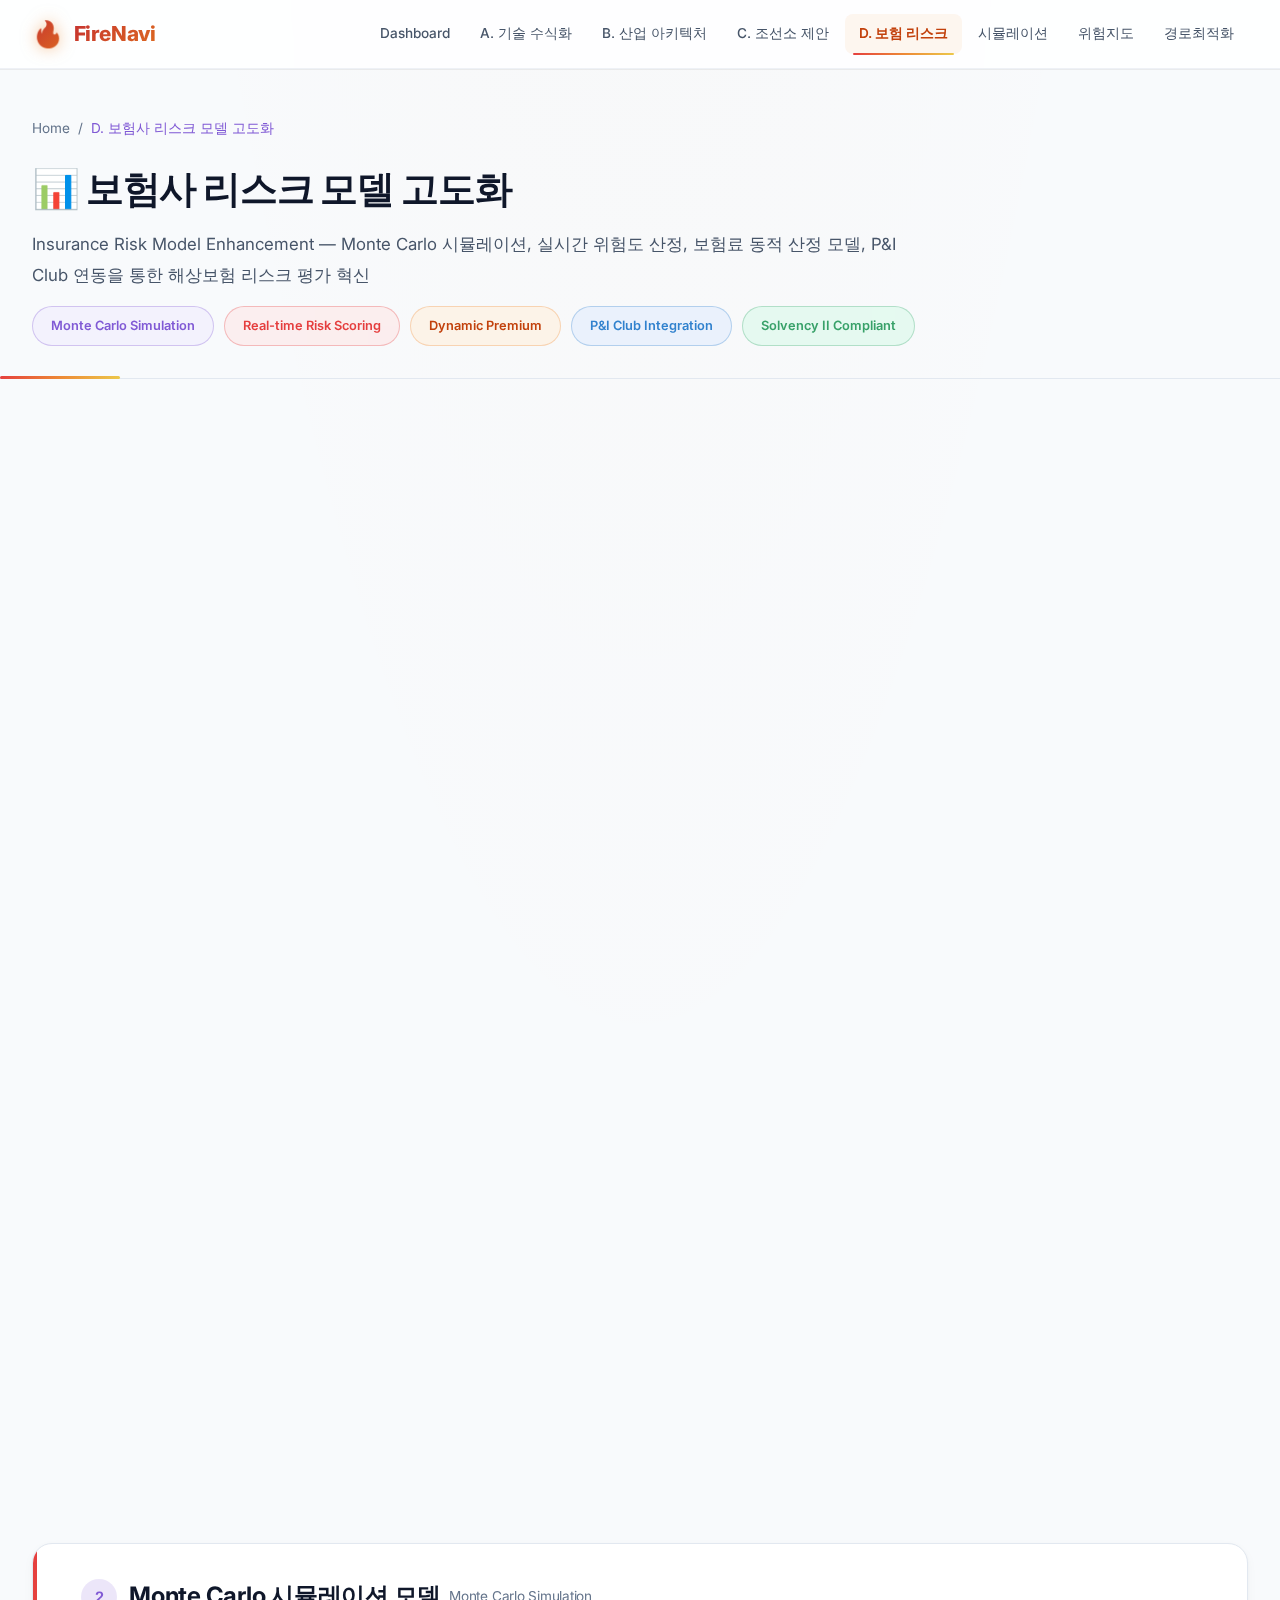
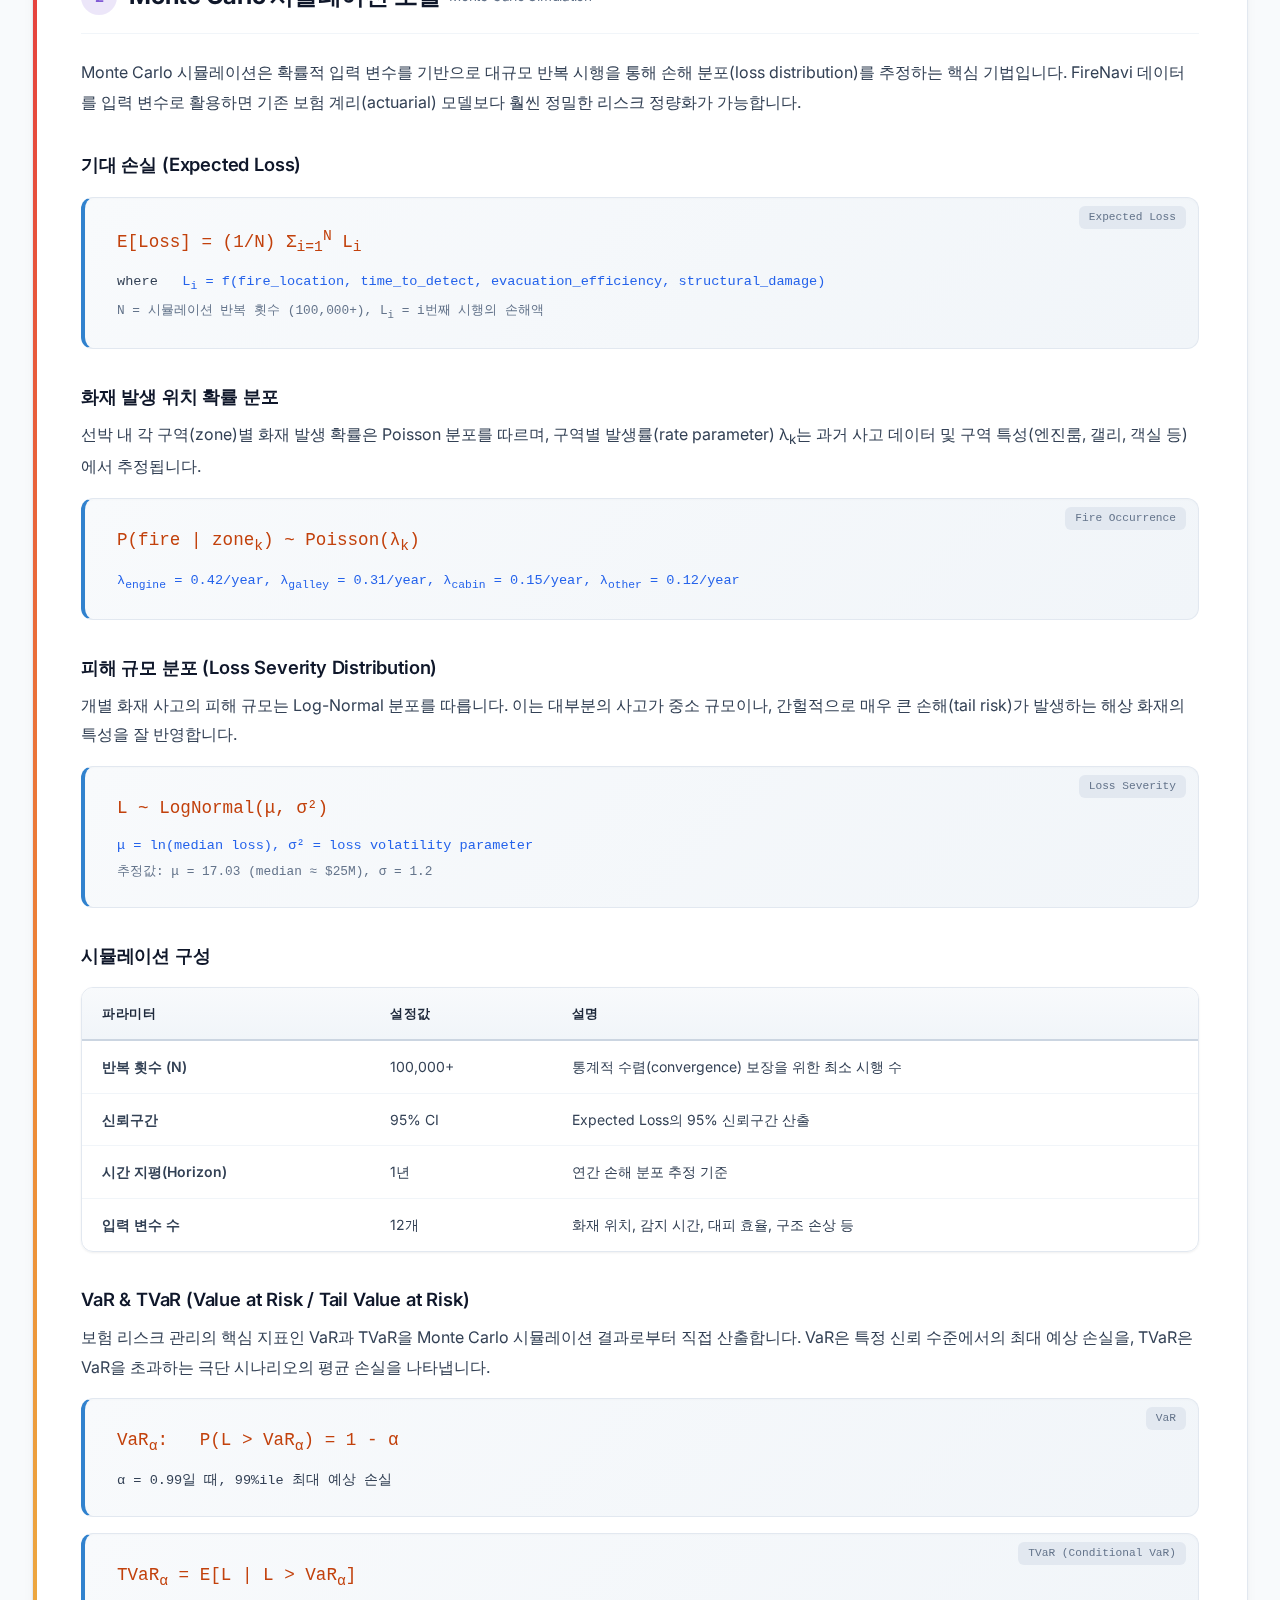
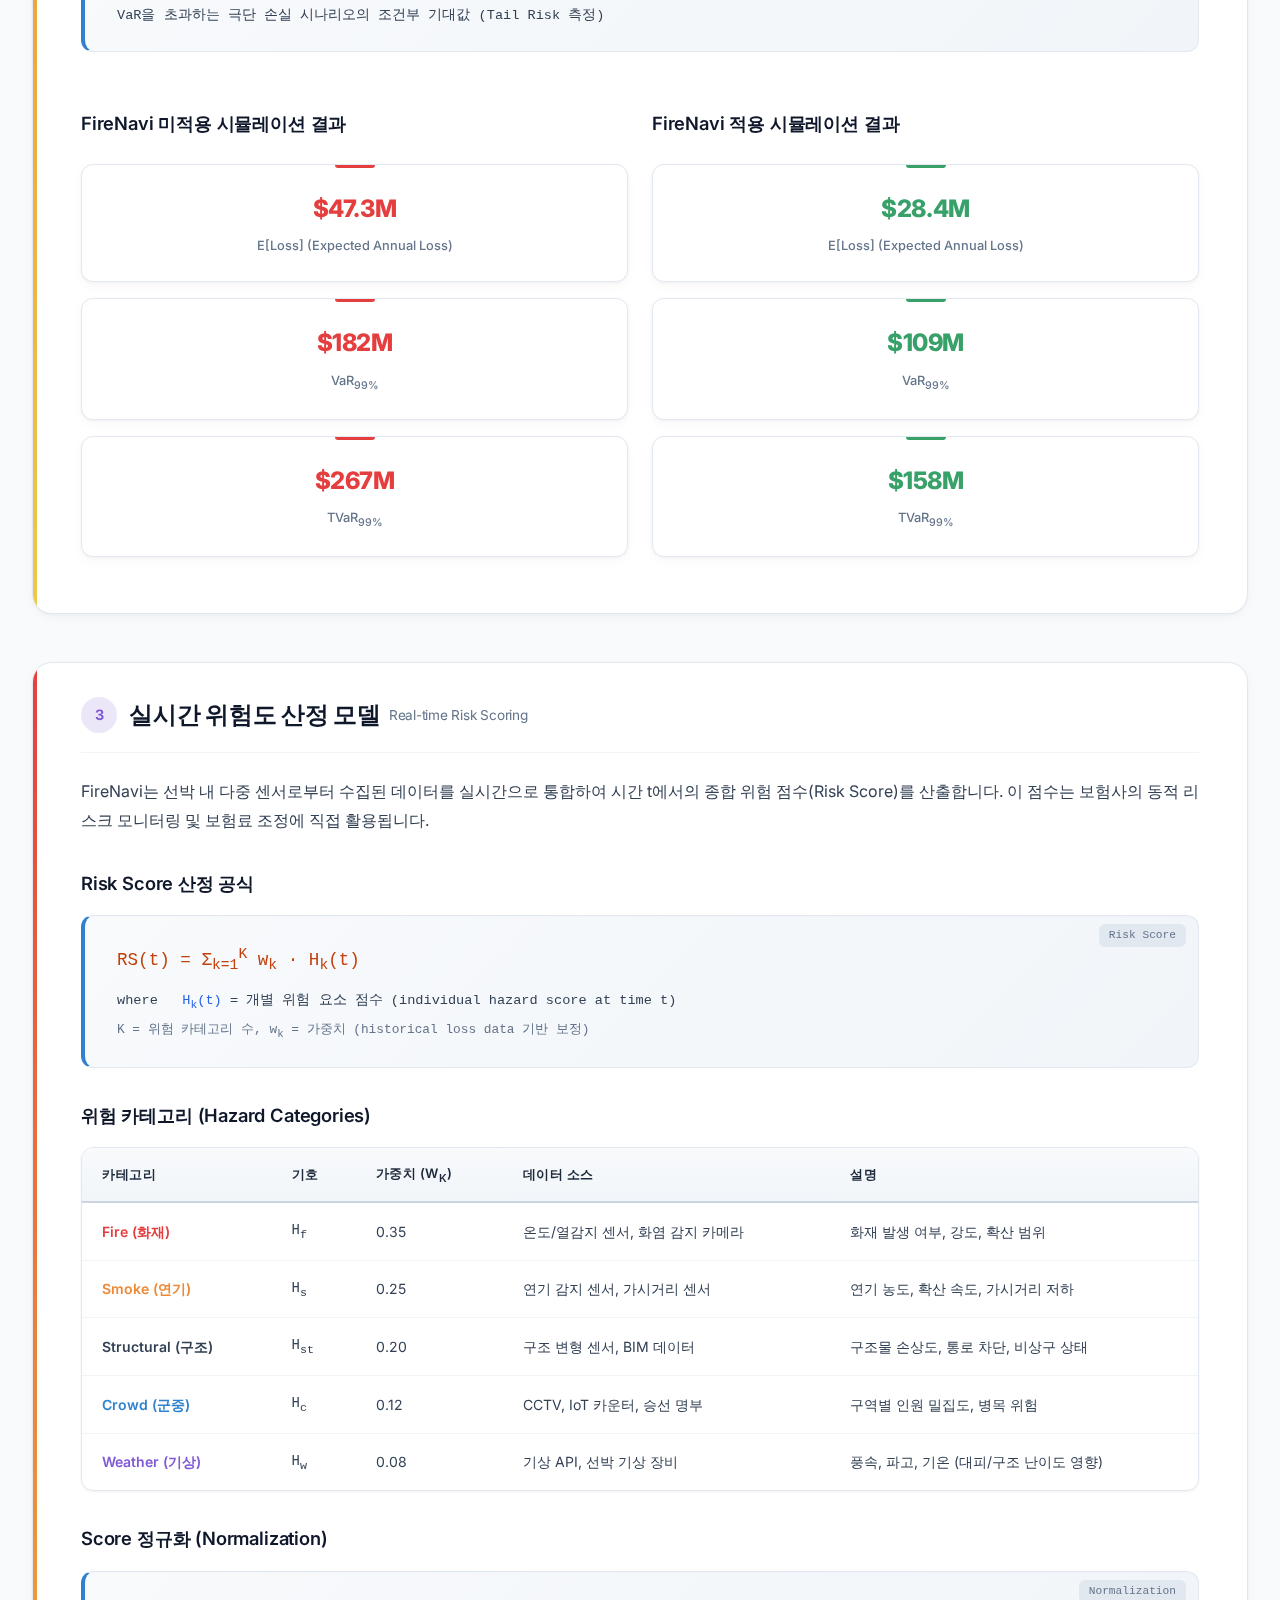
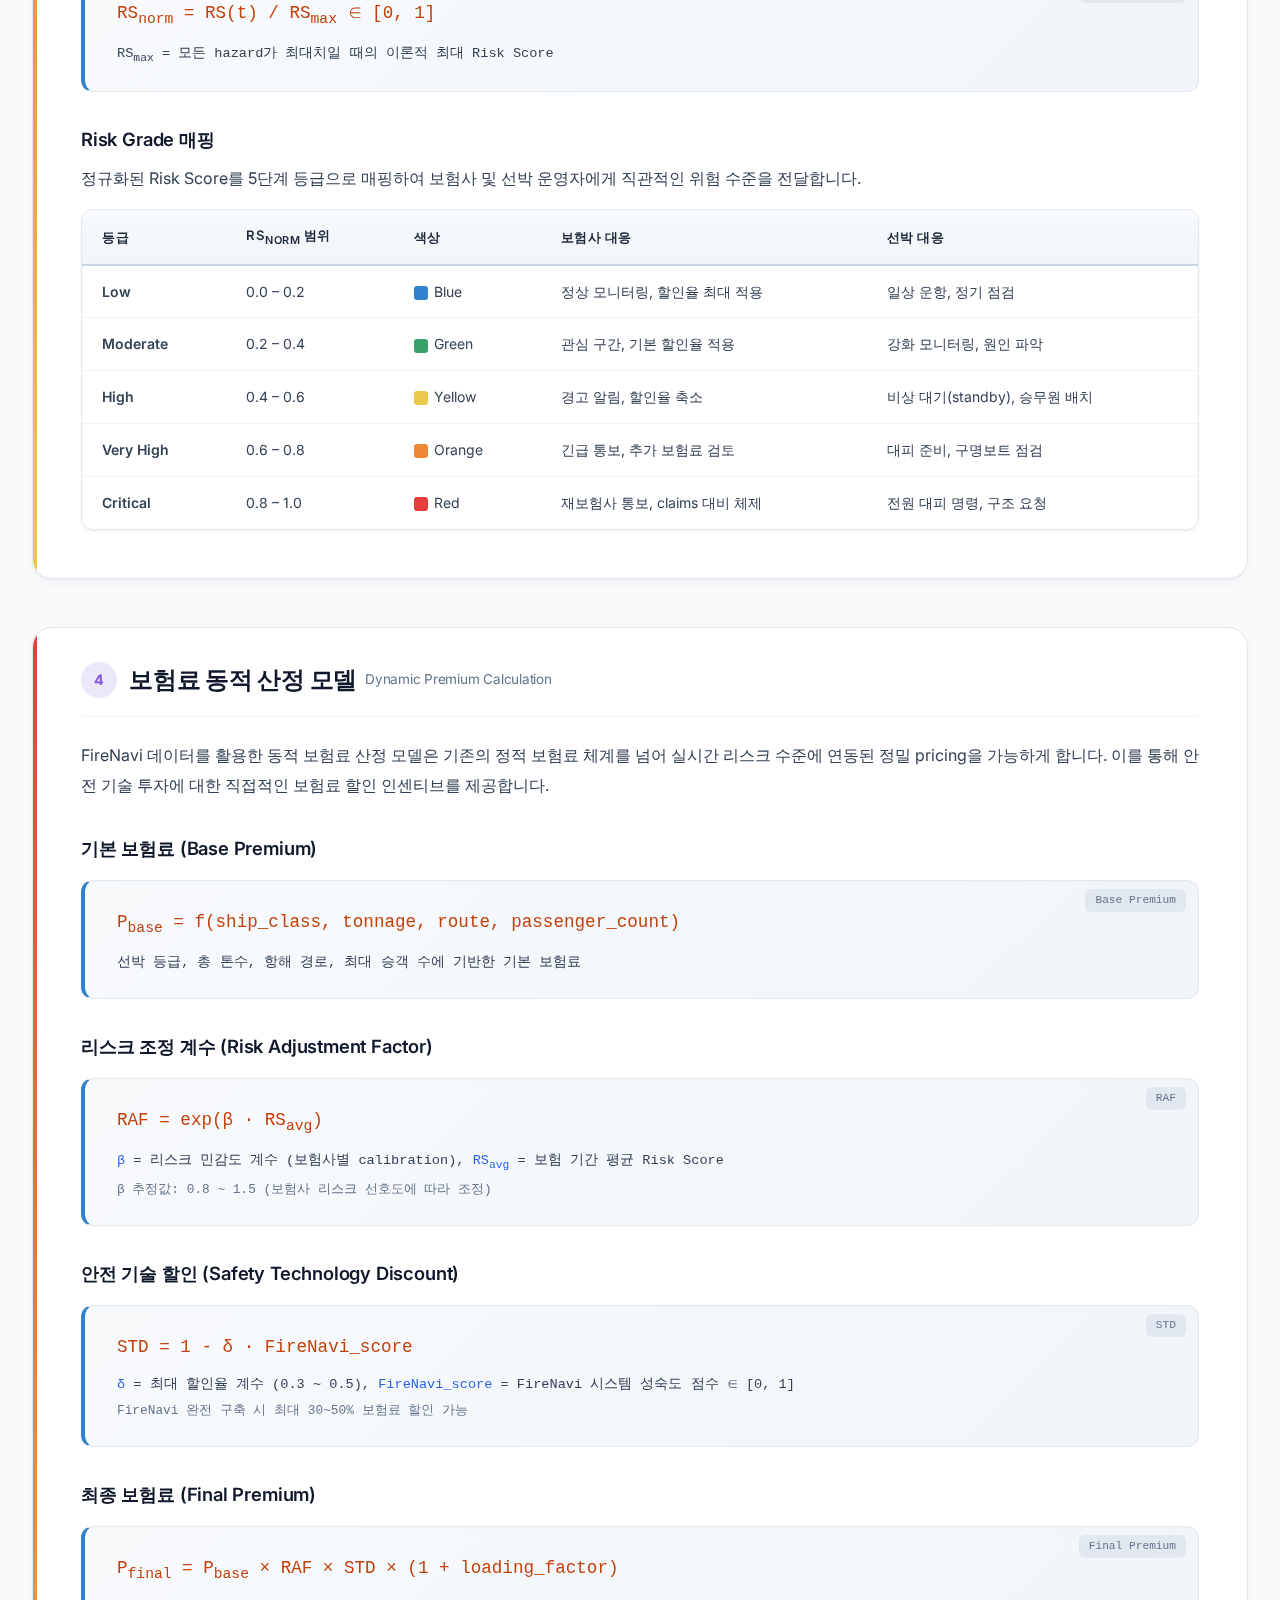
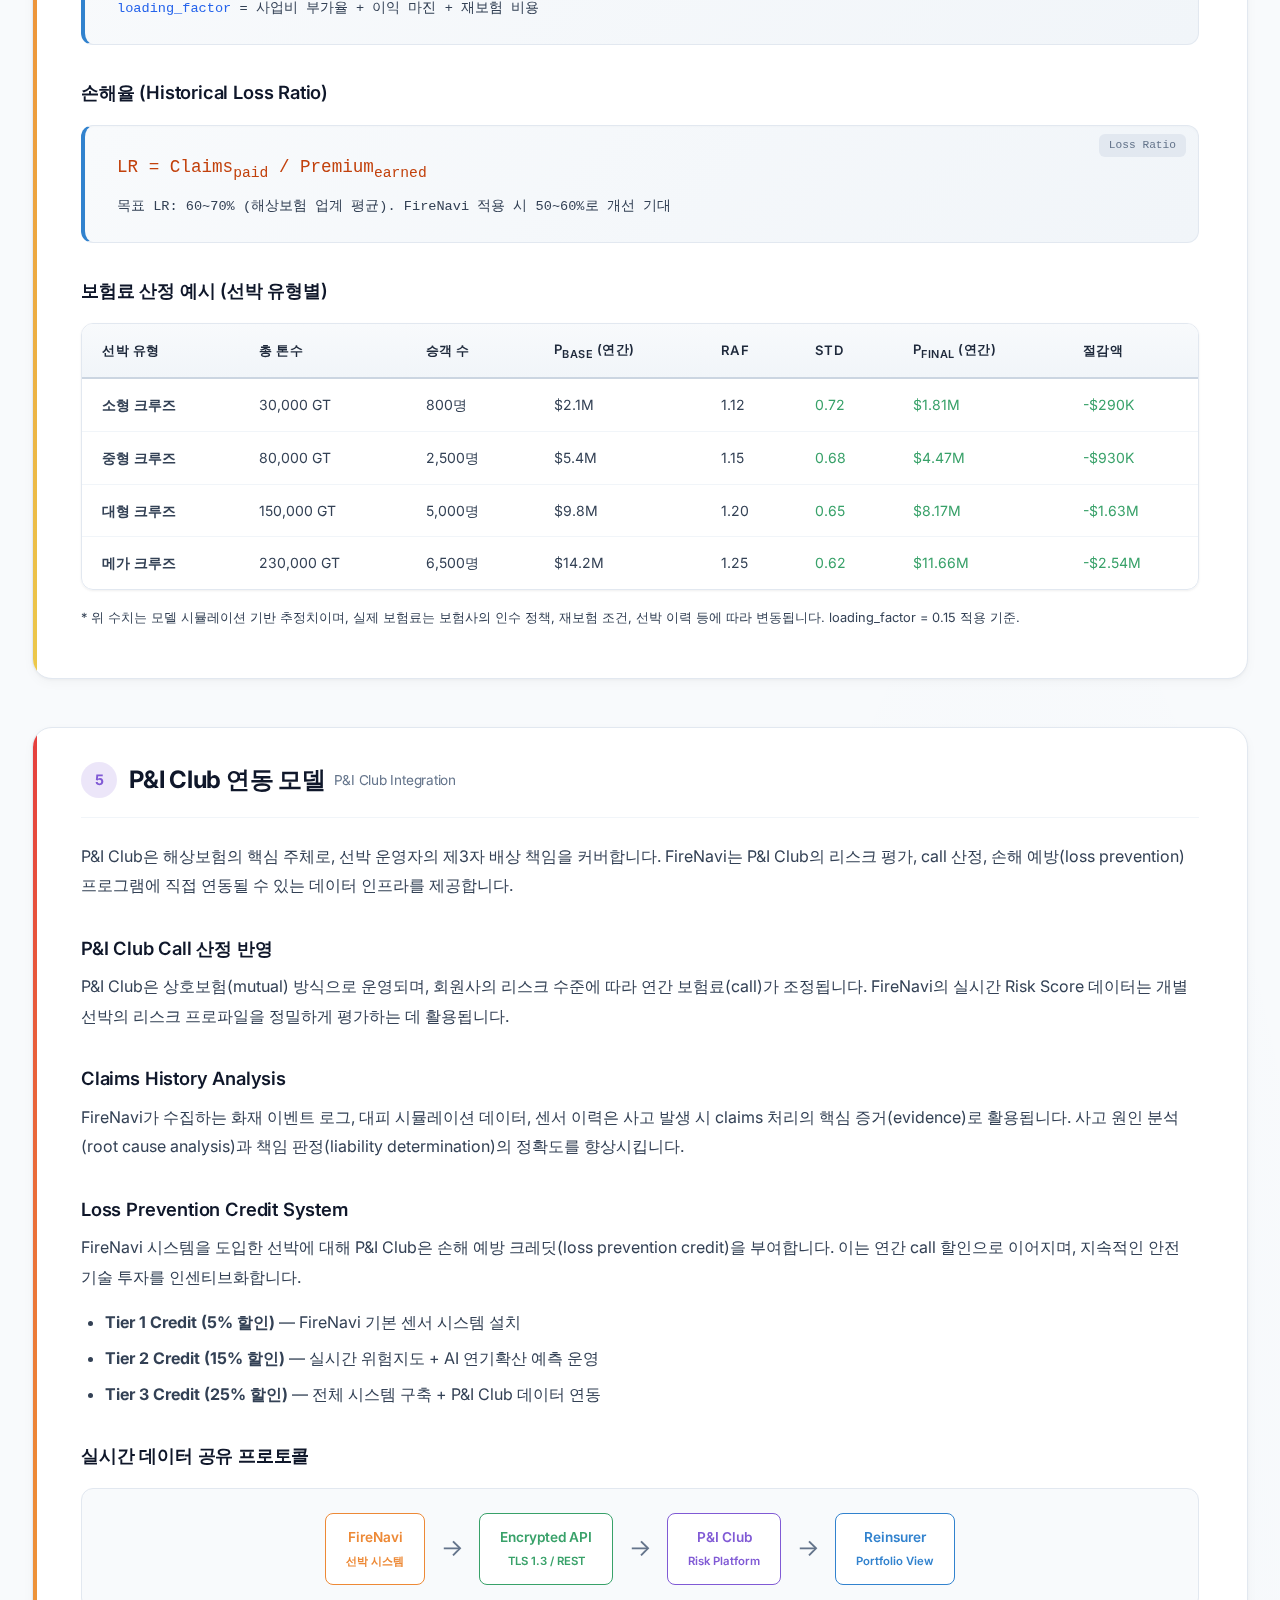
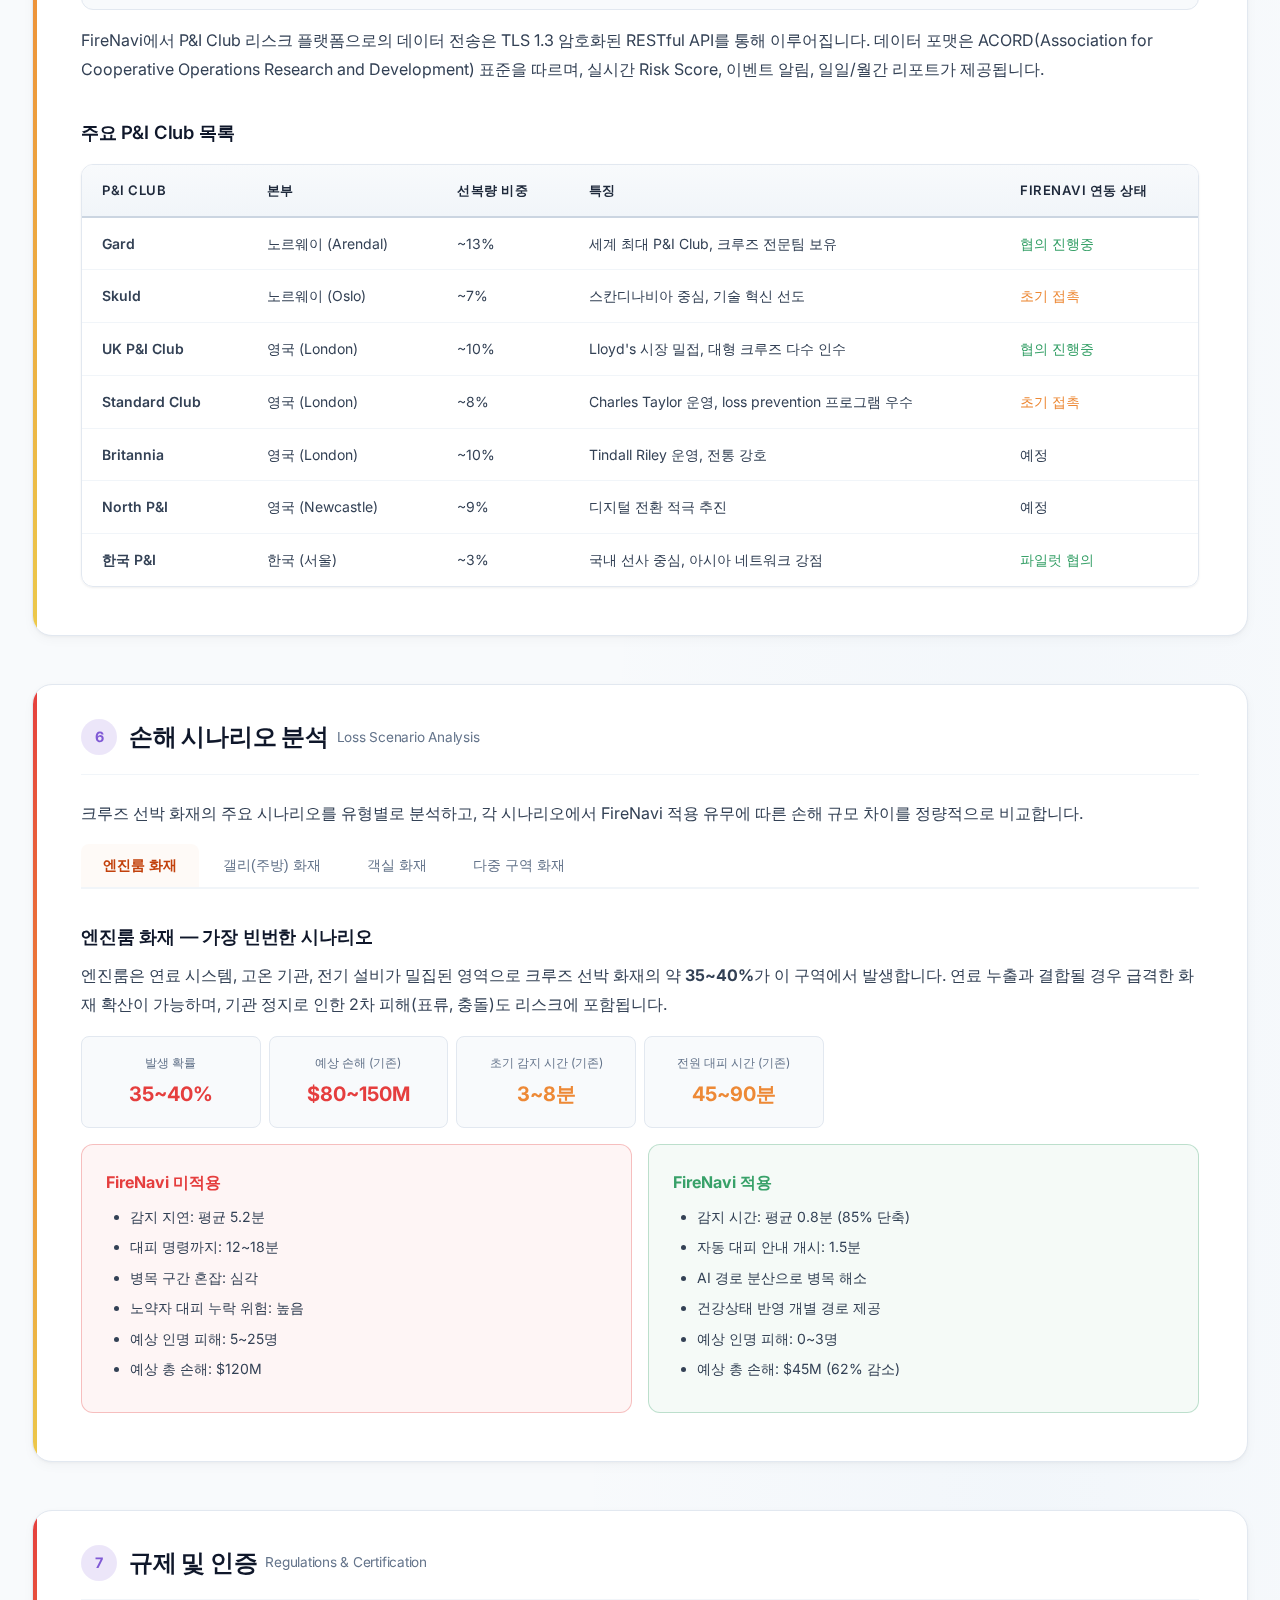
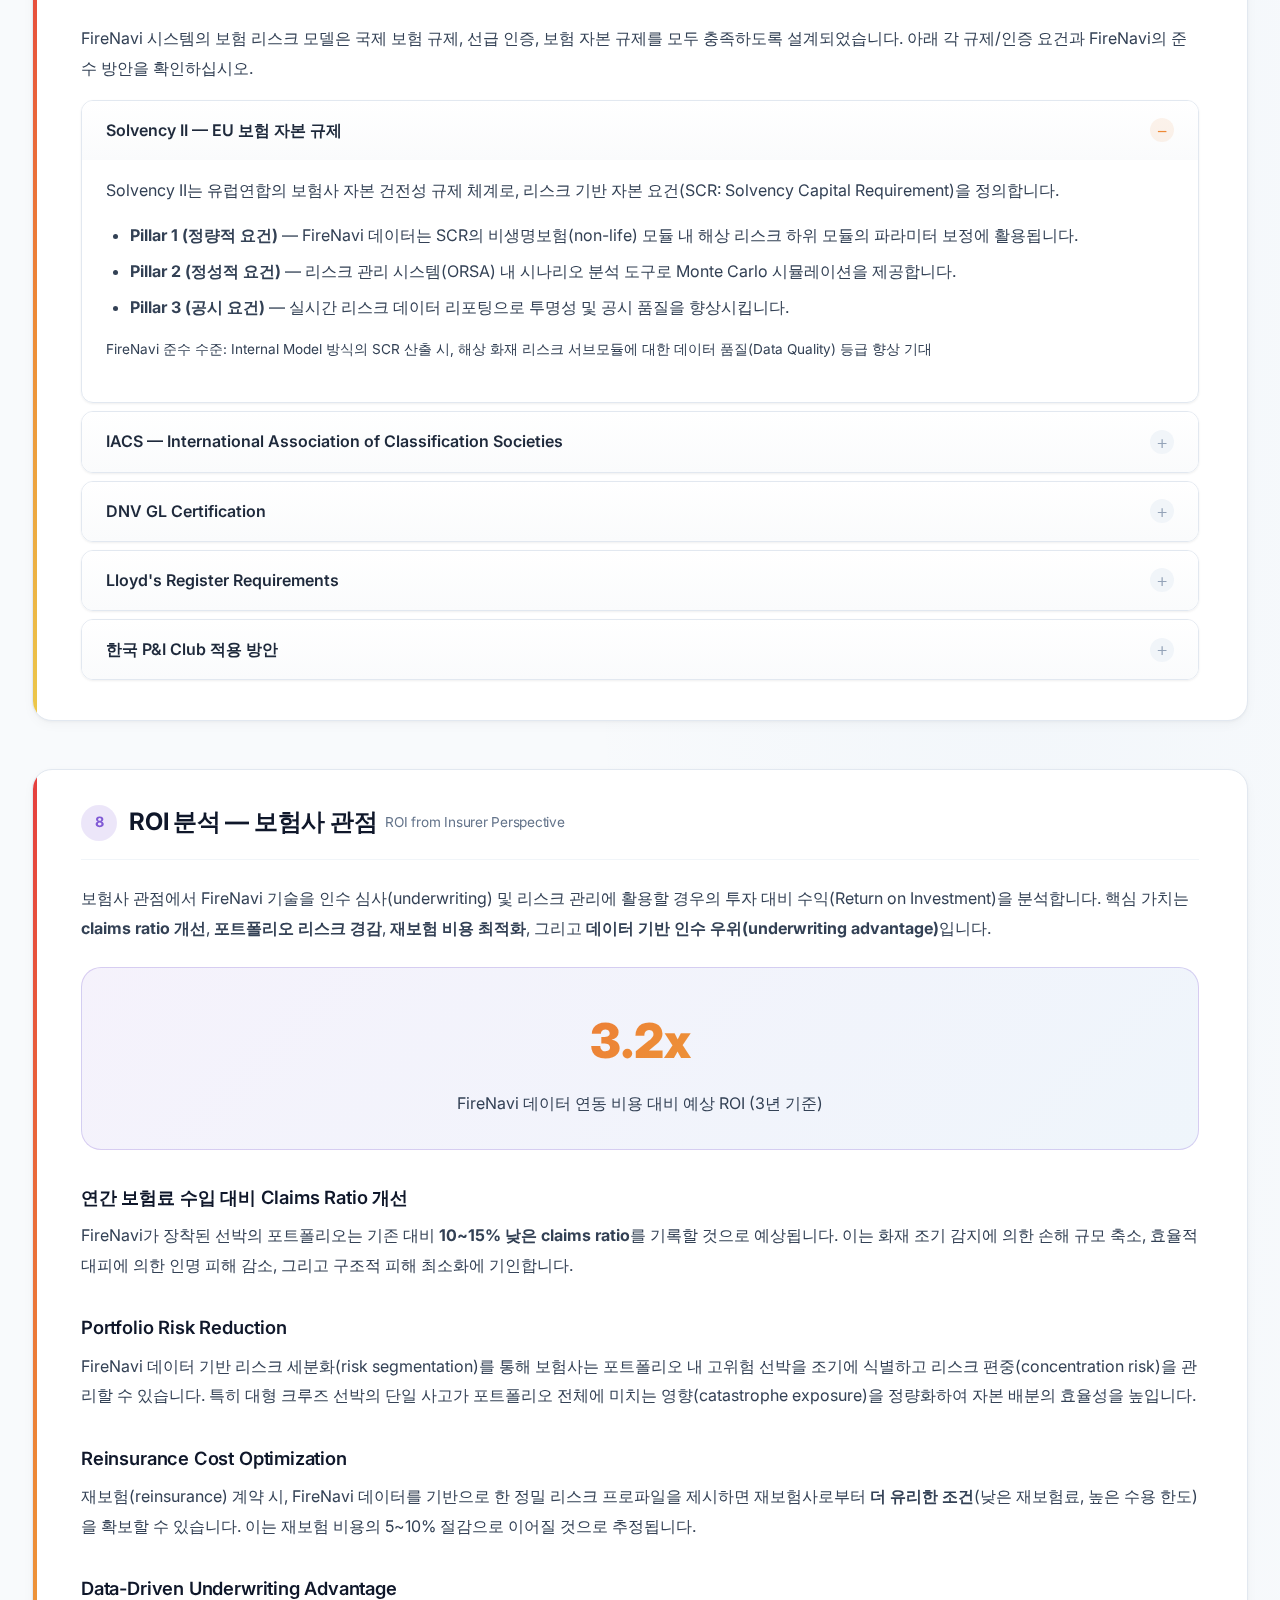
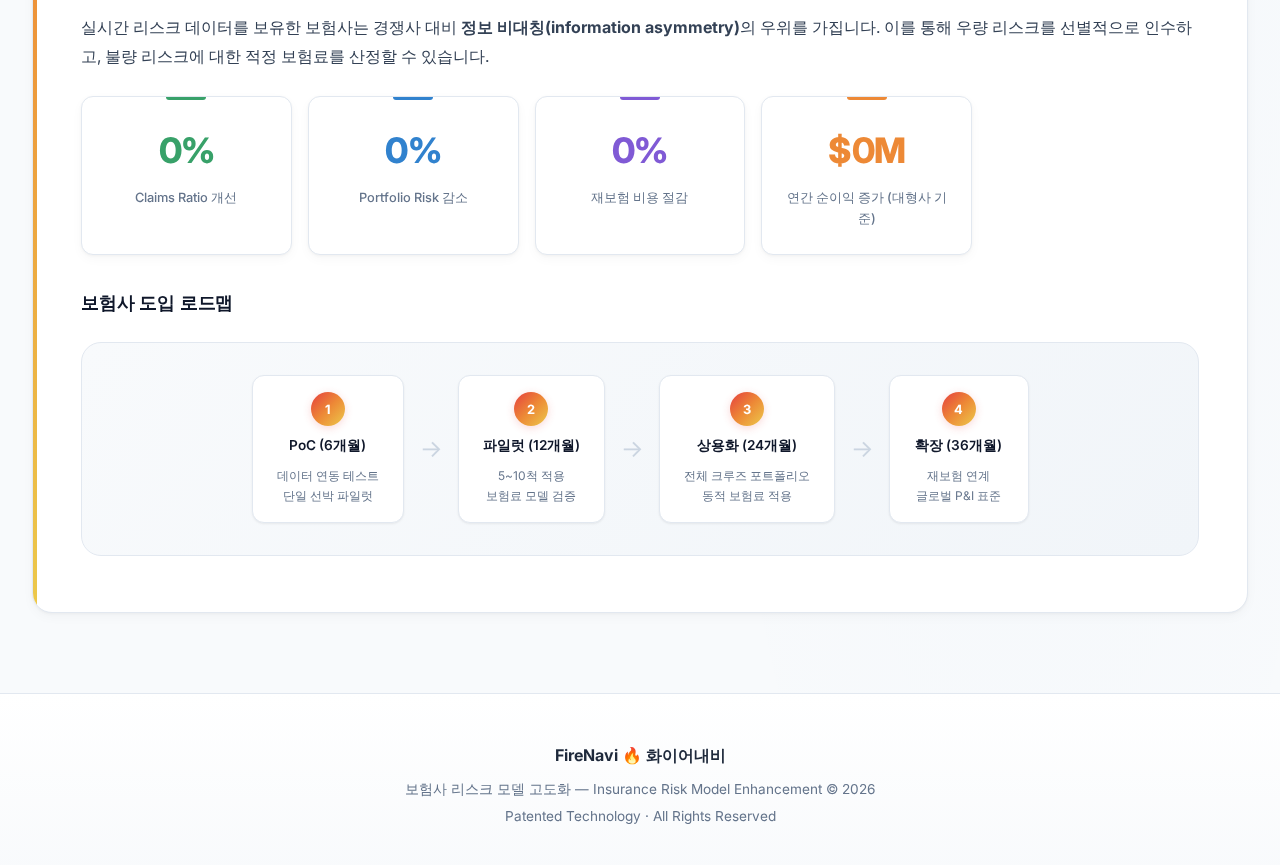
<file: pages/d-insurance-risk-model.html>
<!DOCTYPE html>
<html lang="ko">
<head>
  <meta charset="UTF-8">
  <meta name="viewport" content="width=device-width, initial-scale=1.0">
  <title>D. 보험사 리스크 모델 고도화 | FireNavi 화이어내비</title>
  <link rel="stylesheet" href="../css/style.css">
  <style>
    .module-accent { color: var(--accent); }
    .section-num {
      display: inline-flex;
      align-items: center;
      justify-content: center;
      width: 36px;
      height: 36px;
      border-radius: 50%;
      background: rgba(128,90,213,0.15);
      color: var(--accent);
      font-size: 0.9rem;
      font-weight: 700;
      flex-shrink: 0;
    }
    .content-section h2 .section-num { margin-right: 4px; }

    /* Risk grade color bars */
    .risk-grade-low { color: #3182CE; }
    .risk-grade-moderate { color: #38A169; }
    .risk-grade-high { color: #ECC94B; }
    .risk-grade-veryhigh { color: #ED8936; }
    .risk-grade-critical { color: #E53E3E; }

    .color-swatch {
      display: inline-block;
      width: 14px;
      height: 14px;
      border-radius: 3px;
      vertical-align: middle;
      margin-right: 6px;
    }

    /* Comparison block */
    .comparison-grid {
      display: grid;
      grid-template-columns: 1fr 1fr;
      gap: var(--space-md);
      margin: var(--space-md) 0;
    }
    .comparison-card {
      padding: var(--space-lg);
      border-radius: var(--radius-md);
      border: 1px solid var(--border);
    }
    .comparison-card--before {
      background: rgba(229,62,62,0.05);
      border-color: rgba(229,62,62,0.3);
    }
    .comparison-card--after {
      background: rgba(56,161,105,0.05);
      border-color: rgba(56,161,105,0.3);
    }
    .comparison-card h4 {
      font-size: 1rem;
      font-weight: 700;
      margin-bottom: var(--space-sm);
    }
    .comparison-card ul {
      padding-left: var(--space-lg);
      margin: 0;
    }
    .comparison-card li {
      font-size: 0.875rem;
      color: var(--text-secondary);
      margin-bottom: 6px;
    }

    /* Scenario metric cards */
    .scenario-metrics {
      display: grid;
      grid-template-columns: repeat(auto-fill, minmax(160px, 1fr));
      gap: var(--space-sm);
      margin: var(--space-md) 0;
    }
    .scenario-metric {
      background: var(--bg-primary);
      border: 1px solid var(--border);
      border-radius: var(--radius-sm);
      padding: var(--space-md);
      text-align: center;
    }
    .scenario-metric .label {
      font-size: 0.75rem;
      color: var(--text-muted);
      margin-bottom: 4px;
    }
    .scenario-metric .value {
      font-size: 1.25rem;
      font-weight: 700;
    }

    /* API flow */
    .api-flow {
      display: flex;
      align-items: center;
      justify-content: center;
      gap: var(--space-md);
      flex-wrap: wrap;
      padding: var(--space-lg);
      background: var(--bg-primary);
      border: 1px solid var(--border);
      border-radius: var(--radius-md);
      margin: var(--space-md) 0;
    }
    .api-node {
      padding: 12px 20px;
      border-radius: var(--radius-sm);
      font-size: 0.85rem;
      font-weight: 600;
      text-align: center;
      border: 1px solid var(--border);
      background: var(--bg-card);
    }
    .api-node--fire { border-color: var(--fire-orange); color: var(--fire-orange); }
    .api-node--pi { border-color: var(--accent); color: var(--accent); }
    .api-node--insurer { border-color: var(--info); color: var(--info); }
    .api-arrow {
      font-size: 1.5rem;
      color: var(--text-muted);
    }

    /* ROI highlight card */
    .roi-highlight {
      background: linear-gradient(135deg, rgba(128,90,213,0.08), rgba(49,130,206,0.08));
      border: 1px solid rgba(128,90,213,0.25);
      border-radius: var(--radius-lg);
      padding: var(--space-xl);
      margin: var(--space-lg) 0;
      text-align: center;
    }
    .roi-highlight .big-number {
      font-size: 3rem;
      font-weight: 900;
      background: var(--gradient-fire);
      -webkit-background-clip: text;
      -webkit-text-fill-color: transparent;
      background-clip: text;
    }
    .roi-highlight .roi-desc {
      font-size: 1rem;
      color: var(--text-secondary);
      margin-top: var(--space-sm);
    }

    @media (max-width: 768px) {
      .comparison-grid { grid-template-columns: 1fr; }
      .scenario-metrics { grid-template-columns: repeat(2, 1fr); }
    }
    @media (max-width: 480px) {
      .scenario-metrics { grid-template-columns: 1fr; }
      .api-flow { flex-direction: column; }
      .api-arrow { transform: rotate(90deg); }
    }
  </style>
</head>
<body>
  <div class="page-wrapper">
    <!-- NAVIGATION -->
    <nav class="top-nav">
      <div class="nav-inner">
        <a href="../index.html" class="nav-brand">
          <span class="fire-icon">&#x1F525;</span>
          <span>FireNavi</span>
        </a>
        <ul class="nav-links">
          <li><a href="../index.html">Dashboard</a></li>
          <li><a href="a-technical-formulation.html">A. 기술 수식화</a></li>
          <li><a href="b-industrial-architecture.html">B. 산업 아키텍처</a></li>
          <li><a href="c-shipyard-proposal.html">C. 조선소 제안</a></li>
          <li><a href="d-insurance-risk-model.html" class="active">D. 보험 리스크</a></li>
          <li><a href="simulation.html">시뮬레이션</a></li>
          <li><a href="risk-map.html">위험지도</a></li>
          <li><a href="route-optimizer.html">경로최적화</a></li>
        </ul>
        <button class="nav-mobile-toggle">&#9776;</button>
      </div>
    </nav>

    <!-- PAGE HEADER -->
    <header class="page-header">
      <div class="container">
        <div class="breadcrumb">
          <a href="../index.html">Home</a>
          <span>/</span>
          <span class="module-accent">D. 보험사 리스크 모델 고도화</span>
        </div>
        <h1 class="page-title">&#x1F4CA; 보험사 리스크 모델 고도화</h1>
        <p class="page-desc">
          Insurance Risk Model Enhancement &mdash;
          Monte Carlo 시뮬레이션, 실시간 위험도 산정, 보험료 동적 산정 모델,
          P&amp;I Club 연동을 통한 해상보험 리스크 평가 혁신
        </p>
        <div class="hero-badges" style="justify-content: flex-start; margin-top: var(--space-md);">
          <span class="badge badge--accent">Monte Carlo Simulation</span>
          <span class="badge badge--danger">Real-time Risk Scoring</span>
          <span class="badge badge--warning">Dynamic Premium</span>
          <span class="badge badge--info">P&amp;I Club Integration</span>
          <span class="badge badge--safe">Solvency II Compliant</span>
        </div>
      </div>
    </header>

    <main class="main-content">
      <div class="container">

        <!-- ============================================================
             SECTION 1: 보험 리스크 평가 프레임워크
             ============================================================ -->
        <section class="content-section" id="section-framework">
          <h2><span class="section-num">1</span> 보험 리스크 평가 프레임워크 <small class="text-muted" style="font-weight:400; font-size:0.85rem;">Insurance Risk Assessment Framework</small></h2>

          <h3>해상보험의 구조</h3>
          <p>
            해상보험(Marine Insurance)은 크게 세 가지 주요 영역으로 구분됩니다.
            각 영역은 독립된 보험 체계를 가지며, 크루즈 선박의 경우 세 영역 모두에 걸쳐 복합적 리스크 관리가 필요합니다.
          </p>
          <ul>
            <li><strong>P&amp;I Club (Protection &amp; Indemnity)</strong> &mdash; 제3자 책임보험. 승객/선원 상해, 환경오염, 잔해 제거 비용 등을 커버합니다. 상호보험(mutual insurance) 방식으로 운영되며 전 세계 13개 주요 Club이 International Group을 형성합니다.</li>
            <li><strong>Hull &amp; Machinery (H&amp;M)</strong> &mdash; 선체 및 기관 보험. 화재, 침몰, 좌초 등으로 인한 선박 자체의 물리적 손해를 커버합니다. 선박 가치(insured value)에 기반하여 보험료가 산정됩니다.</li>
            <li><strong>Cargo Insurance</strong> &mdash; 적하보험. 크루즈의 경우 승객 수하물 및 선내 상점 재고(inventory) 보험이 해당됩니다. 일반 화물선 대비 비중은 낮지만 고가 품목 리스크가 존재합니다.</li>
          </ul>

          <h3>현행 리스크 평가의 한계</h3>
          <p>
            전통적인 해상보험 리스크 평가는 <strong>과거 사고 데이터(historical loss data)</strong>와
            <strong>선급(Classification Society) 등급</strong>에 의존합니다.
            이 방식은 다음과 같은 구조적 한계를 내포하고 있습니다:
          </p>
          <ul>
            <li>정적 평가(Static Assessment) &mdash; 연간 또는 갱신 주기 기반의 정적 리스크 평가로, 항해 중 실시간 위험 변화를 반영하지 못합니다.</li>
            <li>화재 시나리오 세분화 부족 &mdash; 화재 발생 위치, 확산 속도, 대피 효율성 등의 세부 변수가 보험료 산정에 충분히 반영되지 않습니다.</li>
            <li>데이터 부족(Data Scarcity) &mdash; 크루즈 선박 화재 사고는 빈도가 낮아(low-frequency, high-severity) 통계적 신뢰구간 확보가 어렵습니다.</li>
            <li>기술 수준 미반영 &mdash; 선박 내 화재 감지/대피 기술의 수준 차이가 보험료에 정량적으로 반영되지 않습니다.</li>
          </ul>

          <h3>FireNavi 데이터 기반 리스크 혁신</h3>
          <p>
            FireNavi는 실시간 센서 데이터, AI 기반 화재 예측, 동적 위험지도를 통해
            보험사가 활용할 수 있는 <strong>새로운 차원의 리스크 데이터</strong>를 생성합니다.
            이를 통해 보험 인수(underwriting), 보험료 산정(pricing), 손해 예방(loss prevention)의
            모든 단계에서 혁신적 개선이 가능합니다.
          </p>

          <div class="stat-grid">
            <div class="stat-card">
              <div class="stat-value stat-value--accent" data-count="30" data-prefix="$" data-suffix="B">$0B</div>
              <div class="stat-label">글로벌 해상보험 시장</div>
            </div>
            <div class="stat-card">
              <div class="stat-value stat-value--danger" data-count="15" data-suffix="건/년">0건/년</div>
              <div class="stat-label">크루즈 화재 사고 빈도</div>
            </div>
            <div class="stat-card">
              <div class="stat-value stat-value--warning" data-count="50" data-prefix="$" data-suffix="M+">$0M+</div>
              <div class="stat-label">평균 손해액</div>
            </div>
            <div class="stat-card">
              <div class="stat-value stat-value--safe" data-count="45" data-suffix="%">0%</div>
              <div class="stat-label">FireNavi 적용 시 리스크 감소</div>
            </div>
          </div>
        </section>

        <!-- ============================================================
             SECTION 2: Monte Carlo 시뮬레이션 모델
             ============================================================ -->
        <section class="content-section" id="section-montecarlo">
          <h2><span class="section-num">2</span> Monte Carlo 시뮬레이션 모델 <small class="text-muted" style="font-weight:400; font-size:0.85rem;">Monte Carlo Simulation</small></h2>

          <p>
            Monte Carlo 시뮬레이션은 확률적 입력 변수를 기반으로 대규모 반복 시행을 통해
            손해 분포(loss distribution)를 추정하는 핵심 기법입니다.
            FireNavi 데이터를 입력 변수로 활용하면 기존 보험 계리(actuarial) 모델보다
            훨씬 정밀한 리스크 정량화가 가능합니다.
          </p>

          <h3>기대 손실 (Expected Loss)</h3>
          <div class="formula-block">
            <span class="formula-label">Expected Loss</span>
            <div class="math">
              E[Loss] = (1/N) &Sigma;<sub>i=1</sub><sup>N</sup> L<sub>i</sub>
            </div>
            <div style="margin-top: 8px; color: var(--text-secondary); font-size: 0.85rem;">
              where &nbsp; <code>L<sub>i</sub> = f(fire_location, time_to_detect, evacuation_efficiency, structural_damage)</code>
            </div>
            <div style="margin-top: 4px; color: var(--text-muted); font-size: 0.8rem;">
              N = 시뮬레이션 반복 횟수 (100,000+), L<sub>i</sub> = i번째 시행의 손해액
            </div>
          </div>

          <h3>화재 발생 위치 확률 분포</h3>
          <p>
            선박 내 각 구역(zone)별 화재 발생 확률은 Poisson 분포를 따르며,
            구역별 발생률(rate parameter) &lambda;<sub>k</sub>는 과거 사고 데이터 및 구역 특성(엔진룸, 갤리, 객실 등)에서 추정됩니다.
          </p>
          <div class="formula-block">
            <span class="formula-label">Fire Occurrence</span>
            <div class="math">
              P(fire | zone<sub>k</sub>) ~ Poisson(&lambda;<sub>k</sub>)
            </div>
            <div style="margin-top: 8px; color: var(--text-secondary); font-size: 0.85rem;">
              <code>&lambda;<sub>engine</sub> = 0.42/year, &lambda;<sub>galley</sub> = 0.31/year, &lambda;<sub>cabin</sub> = 0.15/year, &lambda;<sub>other</sub> = 0.12/year</code>
            </div>
          </div>

          <h3>피해 규모 분포 (Loss Severity Distribution)</h3>
          <p>
            개별 화재 사고의 피해 규모는 Log-Normal 분포를 따릅니다.
            이는 대부분의 사고가 중소 규모이나, 간헐적으로 매우 큰 손해(tail risk)가 발생하는 해상 화재의 특성을 잘 반영합니다.
          </p>
          <div class="formula-block">
            <span class="formula-label">Loss Severity</span>
            <div class="math">
              L ~ LogNormal(&mu;, &sigma;&sup2;)
            </div>
            <div style="margin-top: 8px; color: var(--text-secondary); font-size: 0.85rem;">
              <code>&mu; = ln(median loss), &sigma;&sup2; = loss volatility parameter</code>
            </div>
            <div style="margin-top: 4px; color: var(--text-muted); font-size: 0.8rem;">
              추정값: &mu; = 17.03 (median &#8776; $25M), &sigma; = 1.2
            </div>
          </div>

          <h3>시뮬레이션 구성</h3>
          <div class="data-table-wrap">
            <table class="data-table">
              <thead>
                <tr>
                  <th>파라미터</th>
                  <th>설정값</th>
                  <th>설명</th>
                </tr>
              </thead>
              <tbody>
                <tr>
                  <td class="highlight-cell">반복 횟수 (N)</td>
                  <td>100,000+</td>
                  <td>통계적 수렴(convergence) 보장을 위한 최소 시행 수</td>
                </tr>
                <tr>
                  <td class="highlight-cell">신뢰구간</td>
                  <td>95% CI</td>
                  <td>Expected Loss의 95% 신뢰구간 산출</td>
                </tr>
                <tr>
                  <td class="highlight-cell">시간 지평(Horizon)</td>
                  <td>1년</td>
                  <td>연간 손해 분포 추정 기준</td>
                </tr>
                <tr>
                  <td class="highlight-cell">입력 변수 수</td>
                  <td>12개</td>
                  <td>화재 위치, 감지 시간, 대피 효율, 구조 손상 등</td>
                </tr>
              </tbody>
            </table>
          </div>

          <h3>VaR &amp; TVaR (Value at Risk / Tail Value at Risk)</h3>
          <p>
            보험 리스크 관리의 핵심 지표인 VaR과 TVaR을 Monte Carlo 시뮬레이션 결과로부터 직접 산출합니다.
            VaR은 특정 신뢰 수준에서의 최대 예상 손실을, TVaR은 VaR을 초과하는 극단 시나리오의 평균 손실을 나타냅니다.
          </p>
          <div class="formula-block">
            <span class="formula-label">VaR</span>
            <div class="math">
              VaR<sub>&alpha;</sub>: &nbsp; P(L &gt; VaR<sub>&alpha;</sub>) = 1 - &alpha;
            </div>
            <div style="margin-top: 8px; color: var(--text-secondary); font-size: 0.85rem;">
              &alpha; = 0.99일 때, 99%ile 최대 예상 손실
            </div>
          </div>
          <div class="formula-block">
            <span class="formula-label">TVaR (Conditional VaR)</span>
            <div class="math">
              TVaR<sub>&alpha;</sub> = E[L | L &gt; VaR<sub>&alpha;</sub>]
            </div>
            <div style="margin-top: 8px; color: var(--text-secondary); font-size: 0.85rem;">
              VaR을 초과하는 극단 손실 시나리오의 조건부 기대값 (Tail Risk 측정)
            </div>
          </div>

          <div class="two-col" style="margin-top: var(--space-lg);">
            <div>
              <h3>FireNavi 미적용 시뮬레이션 결과</h3>
              <div class="stat-grid" style="grid-template-columns: 1fr;">
                <div class="stat-card">
                  <div class="stat-value stat-value--danger" style="font-size:1.5rem;">$47.3M</div>
                  <div class="stat-label">E[Loss] (Expected Annual Loss)</div>
                </div>
                <div class="stat-card">
                  <div class="stat-value stat-value--danger" style="font-size:1.5rem;">$182M</div>
                  <div class="stat-label">VaR<sub>99%</sub></div>
                </div>
                <div class="stat-card">
                  <div class="stat-value stat-value--danger" style="font-size:1.5rem;">$267M</div>
                  <div class="stat-label">TVaR<sub>99%</sub></div>
                </div>
              </div>
            </div>
            <div>
              <h3>FireNavi 적용 시뮬레이션 결과</h3>
              <div class="stat-grid" style="grid-template-columns: 1fr;">
                <div class="stat-card">
                  <div class="stat-value stat-value--safe" style="font-size:1.5rem;">$28.4M</div>
                  <div class="stat-label">E[Loss] (Expected Annual Loss)</div>
                </div>
                <div class="stat-card">
                  <div class="stat-value stat-value--safe" style="font-size:1.5rem;">$109M</div>
                  <div class="stat-label">VaR<sub>99%</sub></div>
                </div>
                <div class="stat-card">
                  <div class="stat-value stat-value--safe" style="font-size:1.5rem;">$158M</div>
                  <div class="stat-label">TVaR<sub>99%</sub></div>
                </div>
              </div>
            </div>
          </div>
        </section>

        <!-- ============================================================
             SECTION 3: 실시간 위험도 산정 모델
             ============================================================ -->
        <section class="content-section" id="section-risk-scoring">
          <h2><span class="section-num">3</span> 실시간 위험도 산정 모델 <small class="text-muted" style="font-weight:400; font-size:0.85rem;">Real-time Risk Scoring</small></h2>

          <p>
            FireNavi는 선박 내 다중 센서로부터 수집된 데이터를 실시간으로 통합하여
            시간 t에서의 종합 위험 점수(Risk Score)를 산출합니다.
            이 점수는 보험사의 동적 리스크 모니터링 및 보험료 조정에 직접 활용됩니다.
          </p>

          <h3>Risk Score 산정 공식</h3>
          <div class="formula-block">
            <span class="formula-label">Risk Score</span>
            <div class="math">
              RS(t) = &Sigma;<sub>k=1</sub><sup>K</sup> w<sub>k</sub> &middot; H<sub>k</sub>(t)
            </div>
            <div style="margin-top: 8px; color: var(--text-secondary); font-size: 0.85rem;">
              where &nbsp; <code>H<sub>k</sub>(t)</code> = 개별 위험 요소 점수 (individual hazard score at time t)
            </div>
            <div style="margin-top: 4px; color: var(--text-muted); font-size: 0.8rem;">
              K = 위험 카테고리 수, w<sub>k</sub> = 가중치 (historical loss data 기반 보정)
            </div>
          </div>

          <h3>위험 카테고리 (Hazard Categories)</h3>
          <div class="data-table-wrap">
            <table class="data-table">
              <thead>
                <tr>
                  <th>카테고리</th>
                  <th>기호</th>
                  <th>가중치 (w<sub>k</sub>)</th>
                  <th>데이터 소스</th>
                  <th>설명</th>
                </tr>
              </thead>
              <tbody>
                <tr>
                  <td class="highlight-cell danger-cell">Fire (화재)</td>
                  <td><code>H<sub>f</sub></code></td>
                  <td>0.35</td>
                  <td>온도/열감지 센서, 화염 감지 카메라</td>
                  <td>화재 발생 여부, 강도, 확산 범위</td>
                </tr>
                <tr>
                  <td class="highlight-cell warning-cell">Smoke (연기)</td>
                  <td><code>H<sub>s</sub></code></td>
                  <td>0.25</td>
                  <td>연기 감지 센서, 가시거리 센서</td>
                  <td>연기 농도, 확산 속도, 가시거리 저하</td>
                </tr>
                <tr>
                  <td class="highlight-cell">Structural (구조)</td>
                  <td><code>H<sub>st</sub></code></td>
                  <td>0.20</td>
                  <td>구조 변형 센서, BIM 데이터</td>
                  <td>구조물 손상도, 통로 차단, 비상구 상태</td>
                </tr>
                <tr>
                  <td class="highlight-cell" style="color: var(--info);">Crowd (군중)</td>
                  <td><code>H<sub>c</sub></code></td>
                  <td>0.12</td>
                  <td>CCTV, IoT 카운터, 승선 명부</td>
                  <td>구역별 인원 밀집도, 병목 위험</td>
                </tr>
                <tr>
                  <td class="highlight-cell" style="color: var(--accent);">Weather (기상)</td>
                  <td><code>H<sub>w</sub></code></td>
                  <td>0.08</td>
                  <td>기상 API, 선박 기상 장비</td>
                  <td>풍속, 파고, 기온 (대피/구조 난이도 영향)</td>
                </tr>
              </tbody>
            </table>
          </div>

          <h3>Score 정규화 (Normalization)</h3>
          <div class="formula-block">
            <span class="formula-label">Normalization</span>
            <div class="math">
              RS<sub>norm</sub> = RS(t) / RS<sub>max</sub> &isin; [0, 1]
            </div>
            <div style="margin-top: 8px; color: var(--text-secondary); font-size: 0.85rem;">
              RS<sub>max</sub> = 모든 hazard가 최대치일 때의 이론적 최대 Risk Score
            </div>
          </div>

          <h3>Risk Grade 매핑</h3>
          <p>
            정규화된 Risk Score를 5단계 등급으로 매핑하여 보험사 및 선박 운영자에게
            직관적인 위험 수준을 전달합니다.
          </p>
          <div class="data-table-wrap">
            <table class="data-table">
              <thead>
                <tr>
                  <th>등급</th>
                  <th>RS<sub>norm</sub> 범위</th>
                  <th>색상</th>
                  <th>보험사 대응</th>
                  <th>선박 대응</th>
                </tr>
              </thead>
              <tbody>
                <tr>
                  <td class="highlight-cell risk-grade-low">Low</td>
                  <td>0.0 &ndash; 0.2</td>
                  <td><span class="color-swatch" style="background:#3182CE;"></span>Blue</td>
                  <td>정상 모니터링, 할인율 최대 적용</td>
                  <td>일상 운항, 정기 점검</td>
                </tr>
                <tr>
                  <td class="highlight-cell risk-grade-moderate">Moderate</td>
                  <td>0.2 &ndash; 0.4</td>
                  <td><span class="color-swatch" style="background:#38A169;"></span>Green</td>
                  <td>관심 구간, 기본 할인율 적용</td>
                  <td>강화 모니터링, 원인 파악</td>
                </tr>
                <tr>
                  <td class="highlight-cell risk-grade-high">High</td>
                  <td>0.4 &ndash; 0.6</td>
                  <td><span class="color-swatch" style="background:#ECC94B;"></span>Yellow</td>
                  <td>경고 알림, 할인율 축소</td>
                  <td>비상 대기(standby), 승무원 배치</td>
                </tr>
                <tr>
                  <td class="highlight-cell risk-grade-veryhigh">Very High</td>
                  <td>0.6 &ndash; 0.8</td>
                  <td><span class="color-swatch" style="background:#ED8936;"></span>Orange</td>
                  <td>긴급 통보, 추가 보험료 검토</td>
                  <td>대피 준비, 구명보트 점검</td>
                </tr>
                <tr>
                  <td class="highlight-cell risk-grade-critical">Critical</td>
                  <td>0.8 &ndash; 1.0</td>
                  <td><span class="color-swatch" style="background:#E53E3E;"></span>Red</td>
                  <td>재보험사 통보, claims 대비 체제</td>
                  <td>전원 대피 명령, 구조 요청</td>
                </tr>
              </tbody>
            </table>
          </div>
        </section>

        <!-- ============================================================
             SECTION 4: 보험료 동적 산정 모델
             ============================================================ -->
        <section class="content-section" id="section-premium">
          <h2><span class="section-num">4</span> 보험료 동적 산정 모델 <small class="text-muted" style="font-weight:400; font-size:0.85rem;">Dynamic Premium Calculation</small></h2>

          <p>
            FireNavi 데이터를 활용한 동적 보험료 산정 모델은 기존의 정적 보험료 체계를 넘어
            실시간 리스크 수준에 연동된 정밀 pricing을 가능하게 합니다.
            이를 통해 안전 기술 투자에 대한 직접적인 보험료 할인 인센티브를 제공합니다.
          </p>

          <h3>기본 보험료 (Base Premium)</h3>
          <div class="formula-block">
            <span class="formula-label">Base Premium</span>
            <div class="math">
              P<sub>base</sub> = f(ship_class, tonnage, route, passenger_count)
            </div>
            <div style="margin-top: 8px; color: var(--text-secondary); font-size: 0.85rem;">
              선박 등급, 총 톤수, 항해 경로, 최대 승객 수에 기반한 기본 보험료
            </div>
          </div>

          <h3>리스크 조정 계수 (Risk Adjustment Factor)</h3>
          <div class="formula-block">
            <span class="formula-label">RAF</span>
            <div class="math">
              RAF = exp(&beta; &middot; RS<sub>avg</sub>)
            </div>
            <div style="margin-top: 8px; color: var(--text-secondary); font-size: 0.85rem;">
              <code>&beta;</code> = 리스크 민감도 계수 (보험사별 calibration), <code>RS<sub>avg</sub></code> = 보험 기간 평균 Risk Score
            </div>
            <div style="margin-top: 4px; color: var(--text-muted); font-size: 0.8rem;">
              &beta; 추정값: 0.8 ~ 1.5 (보험사 리스크 선호도에 따라 조정)
            </div>
          </div>

          <h3>안전 기술 할인 (Safety Technology Discount)</h3>
          <div class="formula-block">
            <span class="formula-label">STD</span>
            <div class="math">
              STD = 1 - &delta; &middot; FireNavi_score
            </div>
            <div style="margin-top: 8px; color: var(--text-secondary); font-size: 0.85rem;">
              <code>&delta;</code> = 최대 할인율 계수 (0.3 ~ 0.5), <code>FireNavi_score</code> = FireNavi 시스템 성숙도 점수 &isin; [0, 1]
            </div>
            <div style="margin-top: 4px; color: var(--text-muted); font-size: 0.8rem;">
              FireNavi 완전 구축 시 최대 30~50% 보험료 할인 가능
            </div>
          </div>

          <h3>최종 보험료 (Final Premium)</h3>
          <div class="formula-block">
            <span class="formula-label">Final Premium</span>
            <div class="math">
              P<sub>final</sub> = P<sub>base</sub> &times; RAF &times; STD &times; (1 + loading_factor)
            </div>
            <div style="margin-top: 8px; color: var(--text-secondary); font-size: 0.85rem;">
              <code>loading_factor</code> = 사업비 부가율 + 이익 마진 + 재보험 비용
            </div>
          </div>

          <h3>손해율 (Historical Loss Ratio)</h3>
          <div class="formula-block">
            <span class="formula-label">Loss Ratio</span>
            <div class="math">
              LR = Claims<sub>paid</sub> / Premium<sub>earned</sub>
            </div>
            <div style="margin-top: 8px; color: var(--text-secondary); font-size: 0.85rem;">
              목표 LR: 60~70% (해상보험 업계 평균). FireNavi 적용 시 50~60%로 개선 기대
            </div>
          </div>

          <h3>보험료 산정 예시 (선박 유형별)</h3>
          <div class="data-table-wrap">
            <table class="data-table">
              <thead>
                <tr>
                  <th>선박 유형</th>
                  <th>총 톤수</th>
                  <th>승객 수</th>
                  <th>P<sub>base</sub> (연간)</th>
                  <th>RAF</th>
                  <th>STD</th>
                  <th>P<sub>final</sub> (연간)</th>
                  <th>절감액</th>
                </tr>
              </thead>
              <tbody>
                <tr>
                  <td class="highlight-cell">소형 크루즈</td>
                  <td>30,000 GT</td>
                  <td>800명</td>
                  <td>$2.1M</td>
                  <td>1.12</td>
                  <td class="safe-cell">0.72</td>
                  <td class="safe-cell">$1.81M</td>
                  <td class="safe-cell">-$290K</td>
                </tr>
                <tr>
                  <td class="highlight-cell">중형 크루즈</td>
                  <td>80,000 GT</td>
                  <td>2,500명</td>
                  <td>$5.4M</td>
                  <td>1.15</td>
                  <td class="safe-cell">0.68</td>
                  <td class="safe-cell">$4.47M</td>
                  <td class="safe-cell">-$930K</td>
                </tr>
                <tr>
                  <td class="highlight-cell">대형 크루즈</td>
                  <td>150,000 GT</td>
                  <td>5,000명</td>
                  <td>$9.8M</td>
                  <td>1.20</td>
                  <td class="safe-cell">0.65</td>
                  <td class="safe-cell">$8.17M</td>
                  <td class="safe-cell">-$1.63M</td>
                </tr>
                <tr>
                  <td class="highlight-cell">메가 크루즈</td>
                  <td>230,000 GT</td>
                  <td>6,500명</td>
                  <td>$14.2M</td>
                  <td>1.25</td>
                  <td class="safe-cell">0.62</td>
                  <td class="safe-cell">$11.66M</td>
                  <td class="safe-cell">-$2.54M</td>
                </tr>
              </tbody>
            </table>
          </div>
          <p class="text-muted" style="font-size: 0.8rem;">
            * 위 수치는 모델 시뮬레이션 기반 추정치이며, 실제 보험료는 보험사의 인수 정책, 재보험 조건, 선박 이력 등에 따라 변동됩니다.
            loading_factor = 0.15 적용 기준.
          </p>
        </section>

        <!-- ============================================================
             SECTION 5: P&I Club 연동 모델
             ============================================================ -->
        <section class="content-section" id="section-pi-club">
          <h2><span class="section-num">5</span> P&amp;I Club 연동 모델 <small class="text-muted" style="font-weight:400; font-size:0.85rem;">P&amp;I Club Integration</small></h2>

          <p>
            P&amp;I Club은 해상보험의 핵심 주체로, 선박 운영자의 제3자 배상 책임을 커버합니다.
            FireNavi는 P&amp;I Club의 리스크 평가, call 산정, 손해 예방(loss prevention) 프로그램에
            직접 연동될 수 있는 데이터 인프라를 제공합니다.
          </p>

          <h3>P&amp;I Club Call 산정 반영</h3>
          <p>
            P&amp;I Club은 상호보험(mutual) 방식으로 운영되며, 회원사의 리스크 수준에 따라
            연간 보험료(call)가 조정됩니다. FireNavi의 실시간 Risk Score 데이터는
            개별 선박의 리스크 프로파일을 정밀하게 평가하는 데 활용됩니다.
          </p>

          <h3>Claims History Analysis</h3>
          <p>
            FireNavi가 수집하는 화재 이벤트 로그, 대피 시뮬레이션 데이터, 센서 이력은
            사고 발생 시 claims 처리의 핵심 증거(evidence)로 활용됩니다.
            사고 원인 분석(root cause analysis)과 책임 판정(liability determination)의 정확도를 향상시킵니다.
          </p>

          <h3>Loss Prevention Credit System</h3>
          <p>
            FireNavi 시스템을 도입한 선박에 대해 P&amp;I Club은 손해 예방 크레딧(loss prevention credit)을 부여합니다.
            이는 연간 call 할인으로 이어지며, 지속적인 안전 기술 투자를 인센티브화합니다.
          </p>
          <ul>
            <li><strong>Tier 1 Credit (5% 할인)</strong> &mdash; FireNavi 기본 센서 시스템 설치</li>
            <li><strong>Tier 2 Credit (15% 할인)</strong> &mdash; 실시간 위험지도 + AI 연기확산 예측 운영</li>
            <li><strong>Tier 3 Credit (25% 할인)</strong> &mdash; 전체 시스템 구축 + P&amp;I Club 데이터 연동</li>
          </ul>

          <h3>실시간 데이터 공유 프로토콜</h3>
          <div class="api-flow">
            <div class="api-node api-node--fire">FireNavi<br><small>선박 시스템</small></div>
            <div class="api-arrow">&rarr;</div>
            <div class="api-node" style="border-color: var(--safe); color: var(--safe);">Encrypted API<br><small>TLS 1.3 / REST</small></div>
            <div class="api-arrow">&rarr;</div>
            <div class="api-node api-node--pi">P&amp;I Club<br><small>Risk Platform</small></div>
            <div class="api-arrow">&rarr;</div>
            <div class="api-node api-node--insurer">Reinsurer<br><small>Portfolio View</small></div>
          </div>
          <p>
            FireNavi에서 P&amp;I Club 리스크 플랫폼으로의 데이터 전송은
            TLS 1.3 암호화된 RESTful API를 통해 이루어집니다.
            데이터 포맷은 ACORD(Association for Cooperative Operations Research and Development) 표준을 따르며,
            실시간 Risk Score, 이벤트 알림, 일일/월간 리포트가 제공됩니다.
          </p>

          <h3>주요 P&amp;I Club 목록</h3>
          <div class="data-table-wrap">
            <table class="data-table">
              <thead>
                <tr>
                  <th>P&amp;I Club</th>
                  <th>본부</th>
                  <th>선복량 비중</th>
                  <th>특징</th>
                  <th>FireNavi 연동 상태</th>
                </tr>
              </thead>
              <tbody>
                <tr>
                  <td class="highlight-cell">Gard</td>
                  <td>노르웨이 (Arendal)</td>
                  <td>~13%</td>
                  <td>세계 최대 P&amp;I Club, 크루즈 전문팀 보유</td>
                  <td class="safe-cell">협의 진행중</td>
                </tr>
                <tr>
                  <td class="highlight-cell">Skuld</td>
                  <td>노르웨이 (Oslo)</td>
                  <td>~7%</td>
                  <td>스칸디나비아 중심, 기술 혁신 선도</td>
                  <td class="warning-cell">초기 접촉</td>
                </tr>
                <tr>
                  <td class="highlight-cell">UK P&amp;I Club</td>
                  <td>영국 (London)</td>
                  <td>~10%</td>
                  <td>Lloyd's 시장 밀접, 대형 크루즈 다수 인수</td>
                  <td class="safe-cell">협의 진행중</td>
                </tr>
                <tr>
                  <td class="highlight-cell">Standard Club</td>
                  <td>영국 (London)</td>
                  <td>~8%</td>
                  <td>Charles Taylor 운영, loss prevention 프로그램 우수</td>
                  <td class="warning-cell">초기 접촉</td>
                </tr>
                <tr>
                  <td class="highlight-cell">Britannia</td>
                  <td>영국 (London)</td>
                  <td>~10%</td>
                  <td>Tindall Riley 운영, 전통 강호</td>
                  <td class="text-muted">예정</td>
                </tr>
                <tr>
                  <td class="highlight-cell">North P&amp;I</td>
                  <td>영국 (Newcastle)</td>
                  <td>~9%</td>
                  <td>디지털 전환 적극 추진</td>
                  <td class="text-muted">예정</td>
                </tr>
                <tr>
                  <td class="highlight-cell">한국 P&amp;I</td>
                  <td>한국 (서울)</td>
                  <td>~3%</td>
                  <td>국내 선사 중심, 아시아 네트워크 강점</td>
                  <td class="safe-cell">파일럿 협의</td>
                </tr>
              </tbody>
            </table>
          </div>
        </section>

        <!-- ============================================================
             SECTION 6: 손해 시나리오 분석
             ============================================================ -->
        <section class="content-section" id="section-scenario">
          <h2><span class="section-num">6</span> 손해 시나리오 분석 <small class="text-muted" style="font-weight:400; font-size:0.85rem;">Loss Scenario Analysis</small></h2>

          <p>
            크루즈 선박 화재의 주요 시나리오를 유형별로 분석하고,
            각 시나리오에서 FireNavi 적용 유무에 따른 손해 규모 차이를 정량적으로 비교합니다.
          </p>

          <div class="tabs">
            <button class="tab-btn active" data-tab="tab-engine">엔진룸 화재</button>
            <button class="tab-btn" data-tab="tab-galley">갤리(주방) 화재</button>
            <button class="tab-btn" data-tab="tab-cabin">객실 화재</button>
            <button class="tab-btn" data-tab="tab-multi">다중 구역 화재</button>
          </div>

          <!-- Tab 1: 엔진룸 화재 -->
          <div class="tab-content active" id="tab-engine">
            <h3>엔진룸 화재 &mdash; 가장 빈번한 시나리오</h3>
            <p>
              엔진룸은 연료 시스템, 고온 기관, 전기 설비가 밀집된 영역으로
              크루즈 선박 화재의 약 <strong>35~40%</strong>가 이 구역에서 발생합니다.
              연료 누출과 결합될 경우 급격한 화재 확산이 가능하며,
              기관 정지로 인한 2차 피해(표류, 충돌)도 리스크에 포함됩니다.
            </p>
            <div class="scenario-metrics">
              <div class="scenario-metric">
                <div class="label">발생 확률</div>
                <div class="value text-danger">35~40%</div>
              </div>
              <div class="scenario-metric">
                <div class="label">예상 손해 (기존)</div>
                <div class="value text-danger">$80~150M</div>
              </div>
              <div class="scenario-metric">
                <div class="label">초기 감지 시간 (기존)</div>
                <div class="value text-warning">3~8분</div>
              </div>
              <div class="scenario-metric">
                <div class="label">전원 대피 시간 (기존)</div>
                <div class="value text-warning">45~90분</div>
              </div>
            </div>
            <div class="comparison-grid">
              <div class="comparison-card comparison-card--before">
                <h4 class="text-danger">FireNavi 미적용</h4>
                <ul>
                  <li>감지 지연: 평균 5.2분</li>
                  <li>대피 명령까지: 12~18분</li>
                  <li>병목 구간 혼잡: 심각</li>
                  <li>노약자 대피 누락 위험: 높음</li>
                  <li>예상 인명 피해: 5~25명</li>
                  <li>예상 총 손해: $120M</li>
                </ul>
              </div>
              <div class="comparison-card comparison-card--after">
                <h4 class="text-safe">FireNavi 적용</h4>
                <ul>
                  <li>감지 시간: 평균 0.8분 (85% 단축)</li>
                  <li>자동 대피 안내 개시: 1.5분</li>
                  <li>AI 경로 분산으로 병목 해소</li>
                  <li>건강상태 반영 개별 경로 제공</li>
                  <li>예상 인명 피해: 0~3명</li>
                  <li>예상 총 손해: $45M (62% 감소)</li>
                </ul>
              </div>
            </div>
          </div>

          <!-- Tab 2: 갤리(주방) 화재 -->
          <div class="tab-content" id="tab-galley">
            <h3>갤리(주방) 화재</h3>
            <p>
              대형 크루즈의 주방 시설은 다수의 가스 조리 설비와 식용유 저장 공간을 포함합니다.
              식용유 화재(grease fire)는 진화가 어렵고, 환기 시스템을 통한 연기 확산이 빠릅니다.
              승객이 밀집한 레스토랑/뷔페 구역에 인접해 패닉 유발 가능성이 높습니다.
            </p>
            <div class="scenario-metrics">
              <div class="scenario-metric">
                <div class="label">발생 확률</div>
                <div class="value text-warning">25~30%</div>
              </div>
              <div class="scenario-metric">
                <div class="label">예상 손해 (기존)</div>
                <div class="value text-danger">$30~80M</div>
              </div>
              <div class="scenario-metric">
                <div class="label">초기 감지 시간 (기존)</div>
                <div class="value text-warning">1~4분</div>
              </div>
              <div class="scenario-metric">
                <div class="label">전원 대피 시간 (기존)</div>
                <div class="value text-warning">30~60분</div>
              </div>
            </div>
            <div class="comparison-grid">
              <div class="comparison-card comparison-card--before">
                <h4 class="text-danger">FireNavi 미적용</h4>
                <ul>
                  <li>감지 지연: 평균 2.5분</li>
                  <li>식사 시간 대 인원 밀집 (1,500+명)</li>
                  <li>패닉으로 인한 추가 부상 다수</li>
                  <li>좁은 통로에서 역류 현상</li>
                  <li>예상 인명 피해: 3~15명</li>
                  <li>예상 총 손해: $55M</li>
                </ul>
              </div>
              <div class="comparison-card comparison-card--after">
                <h4 class="text-safe">FireNavi 적용</h4>
                <ul>
                  <li>감지 시간: 평균 0.5분</li>
                  <li>구역별 분산 대피 경로 자동 안내</li>
                  <li>AI 기반 역류 방지 경로 설계</li>
                  <li>연기 확산 예측으로 선제적 경로 변경</li>
                  <li>예상 인명 피해: 0~2명</li>
                  <li>예상 총 손해: $18M (67% 감소)</li>
                </ul>
              </div>
            </div>
          </div>

          <!-- Tab 3: 객실 화재 -->
          <div class="tab-content" id="tab-cabin">
            <h3>객실 화재</h3>
            <p>
              객실(cabin) 화재는 주로 전기 합선, 흡연, 충전 중 배터리 과열 등에 의해 발생합니다.
              야간 발생 시 승객 인지가 늦어 인명 피해 확대 가능성이 높으며,
              긴 복도 구조로 인해 연기가 빠르게 확산됩니다.
            </p>
            <div class="scenario-metrics">
              <div class="scenario-metric">
                <div class="label">발생 확률</div>
                <div class="value text-warning">15~20%</div>
              </div>
              <div class="scenario-metric">
                <div class="label">예상 손해 (기존)</div>
                <div class="value text-danger">$20~60M</div>
              </div>
              <div class="scenario-metric">
                <div class="label">초기 감지 시간 (기존)</div>
                <div class="value text-warning">2~6분</div>
              </div>
              <div class="scenario-metric">
                <div class="label">전원 대피 시간 (기존)</div>
                <div class="value text-warning">35~75분</div>
              </div>
            </div>
            <div class="comparison-grid">
              <div class="comparison-card comparison-card--before">
                <h4 class="text-danger">FireNavi 미적용</h4>
                <ul>
                  <li>야간 감지 지연: 평균 4.8분</li>
                  <li>객실 문 개방 시 산소 유입 → 급격 확산</li>
                  <li>복도 연기 축적으로 시야 확보 불가</li>
                  <li>노약자/장애인 독립 대피 곤란</li>
                  <li>예상 인명 피해: 2~12명</li>
                  <li>예상 총 손해: $40M</li>
                </ul>
              </div>
              <div class="comparison-card comparison-card--after">
                <h4 class="text-safe">FireNavi 적용</h4>
                <ul>
                  <li>감지 시간: 평균 0.6분 (87% 단축)</li>
                  <li>객실별 개별 알림 + 개인 디바이스 안내</li>
                  <li>연기 확산 예측 기반 안전 경로 안내</li>
                  <li>거동 불편자 위치 자동 파악 → 구조팀 배치</li>
                  <li>예상 인명 피해: 0~1명</li>
                  <li>예상 총 손해: $12M (70% 감소)</li>
                </ul>
              </div>
            </div>
          </div>

          <!-- Tab 4: 다중 구역 화재 -->
          <div class="tab-content" id="tab-multi">
            <h3>다중 구역 화재 &mdash; Worst Case Scenario</h3>
            <p>
              가장 극단적인 시나리오로, 엔진룸 화재가 인접 구역(연료 탱크, 전기실)으로 확산되거나,
              폭발에 의한 동시 다발 화재가 발생하는 경우입니다.
              선박 총 손실(total loss)에 해당할 수 있으며, 대규모 인명 피해 가능성을 내포합니다.
            </p>
            <div class="scenario-metrics">
              <div class="scenario-metric">
                <div class="label">발생 확률</div>
                <div class="value" style="color: var(--accent);">3~5%</div>
              </div>
              <div class="scenario-metric">
                <div class="label">예상 손해 (기존)</div>
                <div class="value text-danger">$500M~$2B</div>
              </div>
              <div class="scenario-metric">
                <div class="label">초기 감지 시간 (기존)</div>
                <div class="value text-danger">5~15분</div>
              </div>
              <div class="scenario-metric">
                <div class="label">전원 대피 시간 (기존)</div>
                <div class="value text-danger">60~180분</div>
              </div>
            </div>
            <div class="comparison-grid">
              <div class="comparison-card comparison-card--before">
                <h4 class="text-danger">FireNavi 미적용</h4>
                <ul>
                  <li>다중 화재원 감지 불가 → 잘못된 대피 경로</li>
                  <li>통신 시스템 마비 가능성</li>
                  <li>승무원 혼란으로 대피 지연 심각</li>
                  <li>구명보트 배치 오류 가능</li>
                  <li>예상 인명 피해: 20~200+명</li>
                  <li>예상 총 손해: $800M+</li>
                </ul>
              </div>
              <div class="comparison-card comparison-card--after">
                <h4 class="text-safe">FireNavi 적용</h4>
                <ul>
                  <li>다중 화재원 동시 감지 &amp; 위험지도 즉시 갱신</li>
                  <li>독립 통신 채널 (Edge Computing) 유지</li>
                  <li>AI 기반 최적 대피 경로 실시간 재계산</li>
                  <li>구명보트 배치 자동 최적화</li>
                  <li>예상 인명 피해: 5~30명</li>
                  <li>예상 총 손해: $300M (62% 감소)</li>
                </ul>
              </div>
            </div>
          </div>
        </section>

        <!-- ============================================================
             SECTION 7: 규제 및 인증
             ============================================================ -->
        <section class="content-section" id="section-regulation">
          <h2><span class="section-num">7</span> 규제 및 인증 <small class="text-muted" style="font-weight:400; font-size:0.85rem;">Regulations &amp; Certification</small></h2>

          <p>
            FireNavi 시스템의 보험 리스크 모델은 국제 보험 규제, 선급 인증, 보험 자본 규제를
            모두 충족하도록 설계되었습니다. 아래 각 규제/인증 요건과 FireNavi의 준수 방안을 확인하십시오.
          </p>

          <div class="accordion-item open">
            <div class="accordion-header">Solvency II &mdash; EU 보험 자본 규제</div>
            <div class="accordion-body">
              <p>
                Solvency II는 유럽연합의 보험사 자본 건전성 규제 체계로,
                리스크 기반 자본 요건(SCR: Solvency Capital Requirement)을 정의합니다.
              </p>
              <ul>
                <li><strong>Pillar 1 (정량적 요건)</strong> &mdash; FireNavi 데이터는 SCR의 비생명보험(non-life) 모듈 내 해상 리스크 하위 모듈의 파라미터 보정에 활용됩니다.</li>
                <li><strong>Pillar 2 (정성적 요건)</strong> &mdash; 리스크 관리 시스템(ORSA) 내 시나리오 분석 도구로 Monte Carlo 시뮬레이션을 제공합니다.</li>
                <li><strong>Pillar 3 (공시 요건)</strong> &mdash; 실시간 리스크 데이터 리포팅으로 투명성 및 공시 품질을 향상시킵니다.</li>
              </ul>
              <p class="text-muted" style="font-size: 0.85rem;">
                FireNavi 준수 수준: Internal Model 방식의 SCR 산출 시, 해상 화재 리스크 서브모듈에 대한 데이터 품질(Data Quality) 등급 향상 기대
              </p>
            </div>
          </div>

          <div class="accordion-item">
            <div class="accordion-header">IACS &mdash; International Association of Classification Societies</div>
            <div class="accordion-body">
              <p>
                IACS는 12개 주요 선급 협회의 연합체로, 선박 안전 기준의 국제적 통일을 주도합니다.
                FireNavi는 IACS의 화재 안전 관련 통일 규칙(Unified Requirements)에 부합하도록 설계됩니다.
              </p>
              <ul>
                <li><strong>UR F (Fire Protection)</strong> &mdash; 화재 감지, 소화 시스템, 구조적 방화 요건과의 정합성 확보</li>
                <li><strong>UR E (Electrical Installations)</strong> &mdash; 센서 네트워크 및 Edge Computing 시스템의 전기 설비 기준 준수</li>
                <li><strong>Procedural Requirements</strong> &mdash; 선급 검사 시 FireNavi 시스템 운용 상태 점검 절차 포함</li>
              </ul>
            </div>
          </div>

          <div class="accordion-item">
            <div class="accordion-header">DNV GL Certification</div>
            <div class="accordion-body">
              <p>
                DNV GL(현 DNV)은 세계 최대 선급 협회로, 크루즈 선박의 화재 안전 시스템에 대한
                독립적 인증 서비스를 제공합니다.
              </p>
              <ul>
                <li><strong>Type Approval</strong> &mdash; FireNavi 센서 및 Edge Computing 하드웨어의 형식 승인 취득 절차 진행</li>
                <li><strong>DNVGL-CG-0339 (Fire Safety)</strong> &mdash; 화재 안전 시스템에 대한 Class Guideline 준수</li>
                <li><strong>Cyber Security (RP-0496)</strong> &mdash; 선박 사이버 보안 권고사항에 따른 FireNavi 네트워크 보안 설계</li>
                <li><strong>Smart Ship Notation</strong> &mdash; DNV의 Smart Ship 표기(notation) 취득을 통한 보험료 할인 연계</li>
              </ul>
            </div>
          </div>

          <div class="accordion-item">
            <div class="accordion-header">Lloyd's Register Requirements</div>
            <div class="accordion-body">
              <p>
                Lloyd's Register(LR)는 영국 기반의 선급 협회로, 특히 Lloyd's 보험 시장과의 연계가 강합니다.
                LR의 인증은 Lloyd's 시장에서의 보험 인수 시 유리한 조건을 확보하는 데 중요합니다.
              </p>
              <ul>
                <li><strong>ShipRight Procedure</strong> &mdash; FireNavi 시스템의 설계 검토 및 설치 검사</li>
                <li><strong>Digital Ships (Cyber-enabled)</strong> &mdash; 디지털 선박 표기를 위한 사이버 보안 및 데이터 무결성 요건</li>
                <li><strong>LR's Safety Accelerator</strong> &mdash; 혁신 안전 기술 인증 가속화 프로그램 활용</li>
              </ul>
            </div>
          </div>

          <div class="accordion-item">
            <div class="accordion-header">한국 P&amp;I Club 적용 방안</div>
            <div class="accordion-body">
              <p>
                한국 P&amp;I Club은 국내 선사 중심으로 운영되며,
                아시아 시장에서의 FireNavi 도입 교두보 역할을 할 수 있습니다.
              </p>
              <ul>
                <li><strong>국내 조선소 연계</strong> &mdash; 한국 조선소(HD현대중공업, 삼성중공업, 한화오션)에서 건조되는 크루즈에 FireNavi 기본 탑재 추진</li>
                <li><strong>해양수산부 협력</strong> &mdash; 선박 안전 규정 개정 시 FireNavi 기술 기준 반영 로비</li>
                <li><strong>KMI(한국해양수산개발원) 공동 연구</strong> &mdash; 국내 해상보험 시장의 FireNavi 적용 효과 분석 연구</li>
                <li><strong>파일럿 프로그램</strong> &mdash; 국내 연안 크루즈(제주 노선 등)에서 시범 운영 후 확대 적용</li>
              </ul>
            </div>
          </div>
        </section>

        <!-- ============================================================
             SECTION 8: ROI 분석 - 보험사 관점
             ============================================================ -->
        <section class="content-section" id="section-roi">
          <h2><span class="section-num">8</span> ROI 분석 &mdash; 보험사 관점 <small class="text-muted" style="font-weight:400; font-size:0.85rem;">ROI from Insurer Perspective</small></h2>

          <p>
            보험사 관점에서 FireNavi 기술을 인수 심사(underwriting) 및 리스크 관리에 활용할 경우의
            투자 대비 수익(Return on Investment)을 분석합니다.
            핵심 가치는 <strong>claims ratio 개선</strong>, <strong>포트폴리오 리스크 경감</strong>,
            <strong>재보험 비용 최적화</strong>, 그리고 <strong>데이터 기반 인수 우위(underwriting advantage)</strong>입니다.
          </p>

          <div class="roi-highlight">
            <div class="big-number">3.2x</div>
            <div class="roi-desc">FireNavi 데이터 연동 비용 대비 예상 ROI (3년 기준)</div>
          </div>

          <h3>연간 보험료 수입 대비 Claims Ratio 개선</h3>
          <p>
            FireNavi가 장착된 선박의 포트폴리오는 기존 대비 <strong>10~15% 낮은 claims ratio</strong>를 기록할 것으로 예상됩니다.
            이는 화재 조기 감지에 의한 손해 규모 축소, 효율적 대피에 의한 인명 피해 감소,
            그리고 구조적 피해 최소화에 기인합니다.
          </p>

          <h3>Portfolio Risk Reduction</h3>
          <p>
            FireNavi 데이터 기반 리스크 세분화(risk segmentation)를 통해
            보험사는 포트폴리오 내 고위험 선박을 조기에 식별하고
            리스크 편중(concentration risk)을 관리할 수 있습니다.
            특히 대형 크루즈 선박의 단일 사고가 포트폴리오 전체에 미치는 영향(catastrophe exposure)을 정량화하여
            자본 배분의 효율성을 높입니다.
          </p>

          <h3>Reinsurance Cost Optimization</h3>
          <p>
            재보험(reinsurance) 계약 시, FireNavi 데이터를 기반으로 한 정밀 리스크 프로파일을 제시하면
            재보험사로부터 <strong>더 유리한 조건</strong>(낮은 재보험료, 높은 수용 한도)을 확보할 수 있습니다.
            이는 재보험 비용의 5~10% 절감으로 이어질 것으로 추정됩니다.
          </p>

          <h3>Data-Driven Underwriting Advantage</h3>
          <p>
            실시간 리스크 데이터를 보유한 보험사는 경쟁사 대비
            <strong>정보 비대칭(information asymmetry)</strong>의 우위를 가집니다.
            이를 통해 우량 리스크를 선별적으로 인수하고,
            불량 리스크에 대한 적정 보험료를 산정할 수 있습니다.
          </p>

          <div class="stat-grid">
            <div class="stat-card">
              <div class="stat-value stat-value--safe" data-count="15" data-suffix="%">0%</div>
              <div class="stat-label">Claims Ratio 개선</div>
            </div>
            <div class="stat-card">
              <div class="stat-value stat-value--info" data-count="25" data-suffix="%">0%</div>
              <div class="stat-label">Portfolio Risk 감소</div>
            </div>
            <div class="stat-card">
              <div class="stat-value stat-value--accent" data-count="10" data-suffix="%">0%</div>
              <div class="stat-label">재보험 비용 절감</div>
            </div>
            <div class="stat-card">
              <div class="stat-value stat-value--warning" data-count="8" data-prefix="$" data-suffix="M">$0M</div>
              <div class="stat-label">연간 순이익 증가 (대형사 기준)</div>
            </div>
          </div>

          <h3>보험사 도입 로드맵</h3>
          <div class="flow-diagram">
            <div class="flow-step">
              <div class="flow-step-num">1</div>
              <div class="flow-step-title">PoC (6개월)</div>
              <div class="flow-step-desc">데이터 연동 테스트<br>단일 선박 파일럿</div>
            </div>
            <div class="flow-arrow">&rarr;</div>
            <div class="flow-step">
              <div class="flow-step-num">2</div>
              <div class="flow-step-title">파일럿 (12개월)</div>
              <div class="flow-step-desc">5~10척 적용<br>보험료 모델 검증</div>
            </div>
            <div class="flow-arrow">&rarr;</div>
            <div class="flow-step">
              <div class="flow-step-num">3</div>
              <div class="flow-step-title">상용화 (24개월)</div>
              <div class="flow-step-desc">전체 크루즈 포트폴리오<br>동적 보험료 적용</div>
            </div>
            <div class="flow-arrow">&rarr;</div>
            <div class="flow-step">
              <div class="flow-step-num">4</div>
              <div class="flow-step-title">확장 (36개월)</div>
              <div class="flow-step-desc">재보험 연계<br>글로벌 P&amp;I 표준</div>
            </div>
          </div>
        </section>

      </div><!-- /.container -->
    </main>

    <!-- FOOTER -->
    <footer class="footer">
      <div class="footer-brand">FireNavi &#x1F525; 화이어내비</div>
      <p>보험사 리스크 모델 고도화 &mdash; Insurance Risk Model Enhancement &copy; 2026</p>
      <p style="margin-top:4px;">Patented Technology &middot; All Rights Reserved</p>
    </footer>
  </div>

  <script src="../js/main.js"></script>
</body>
</html>
</file>
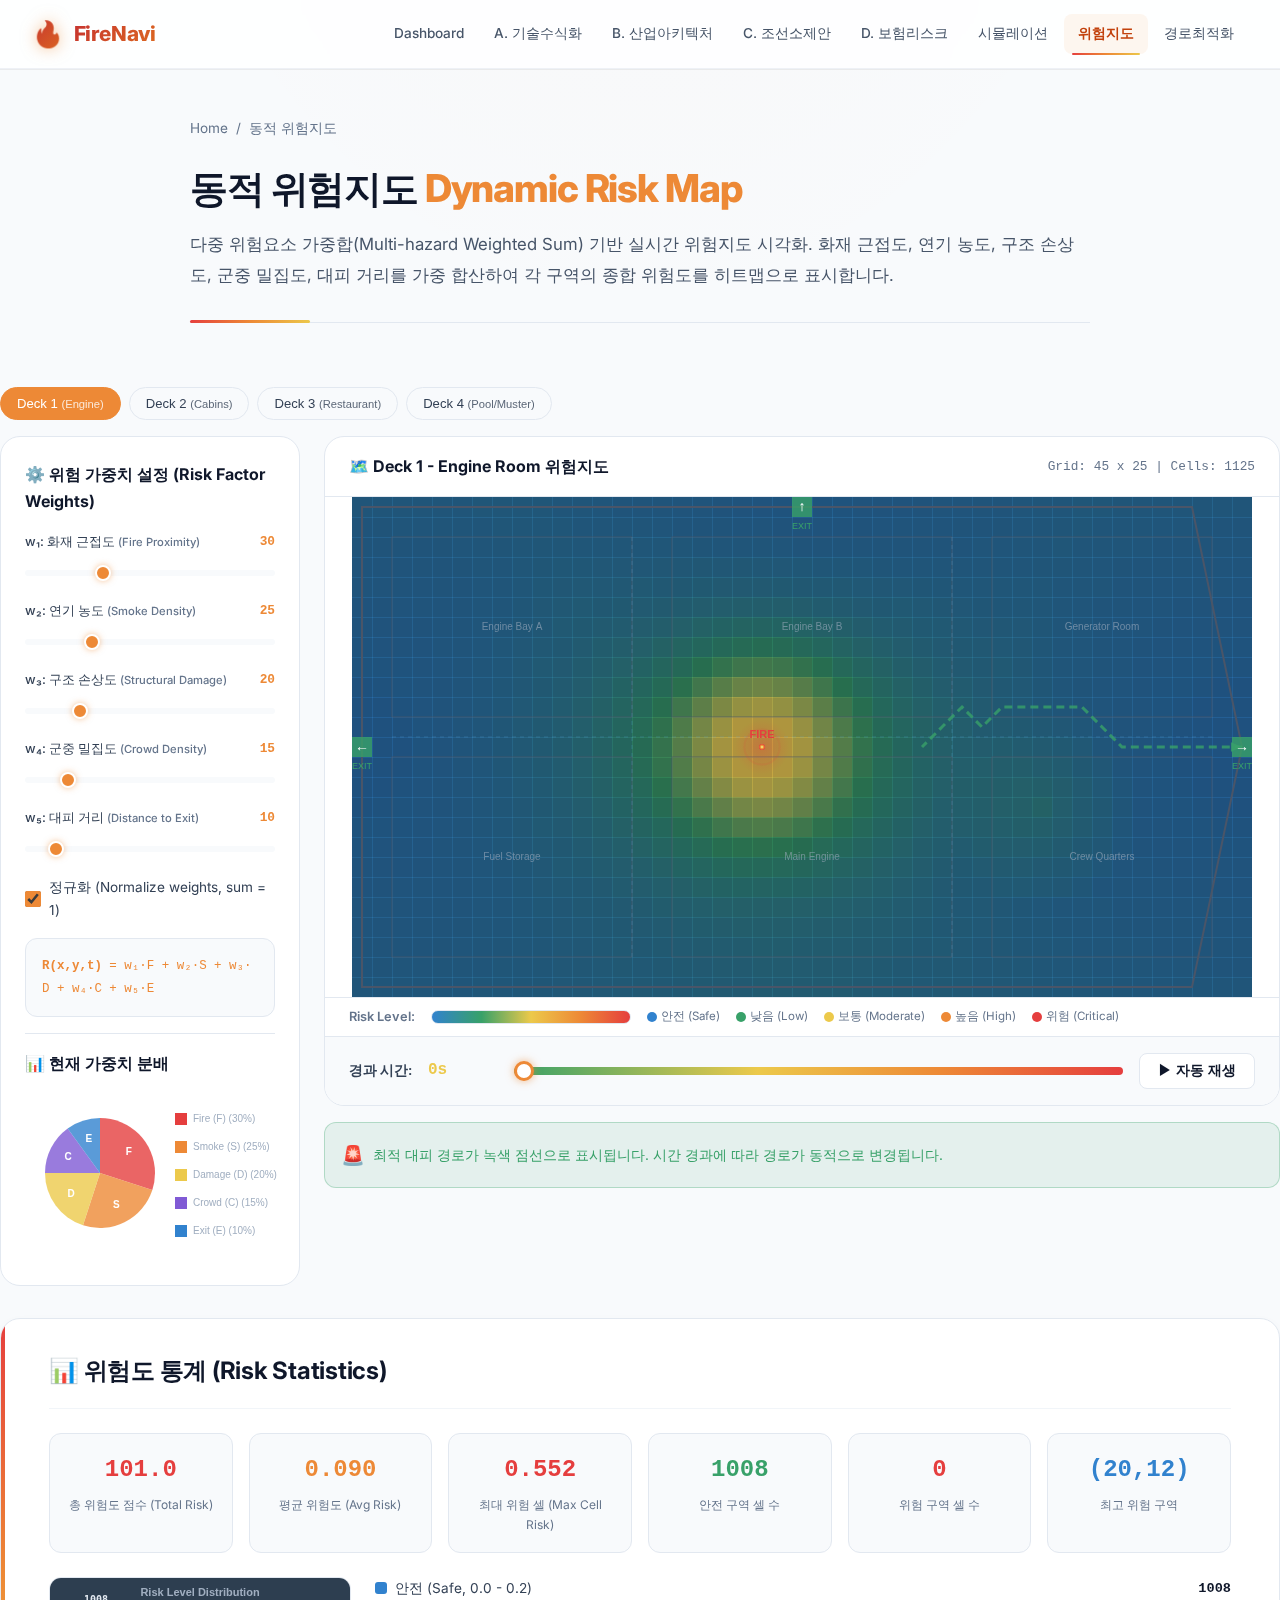
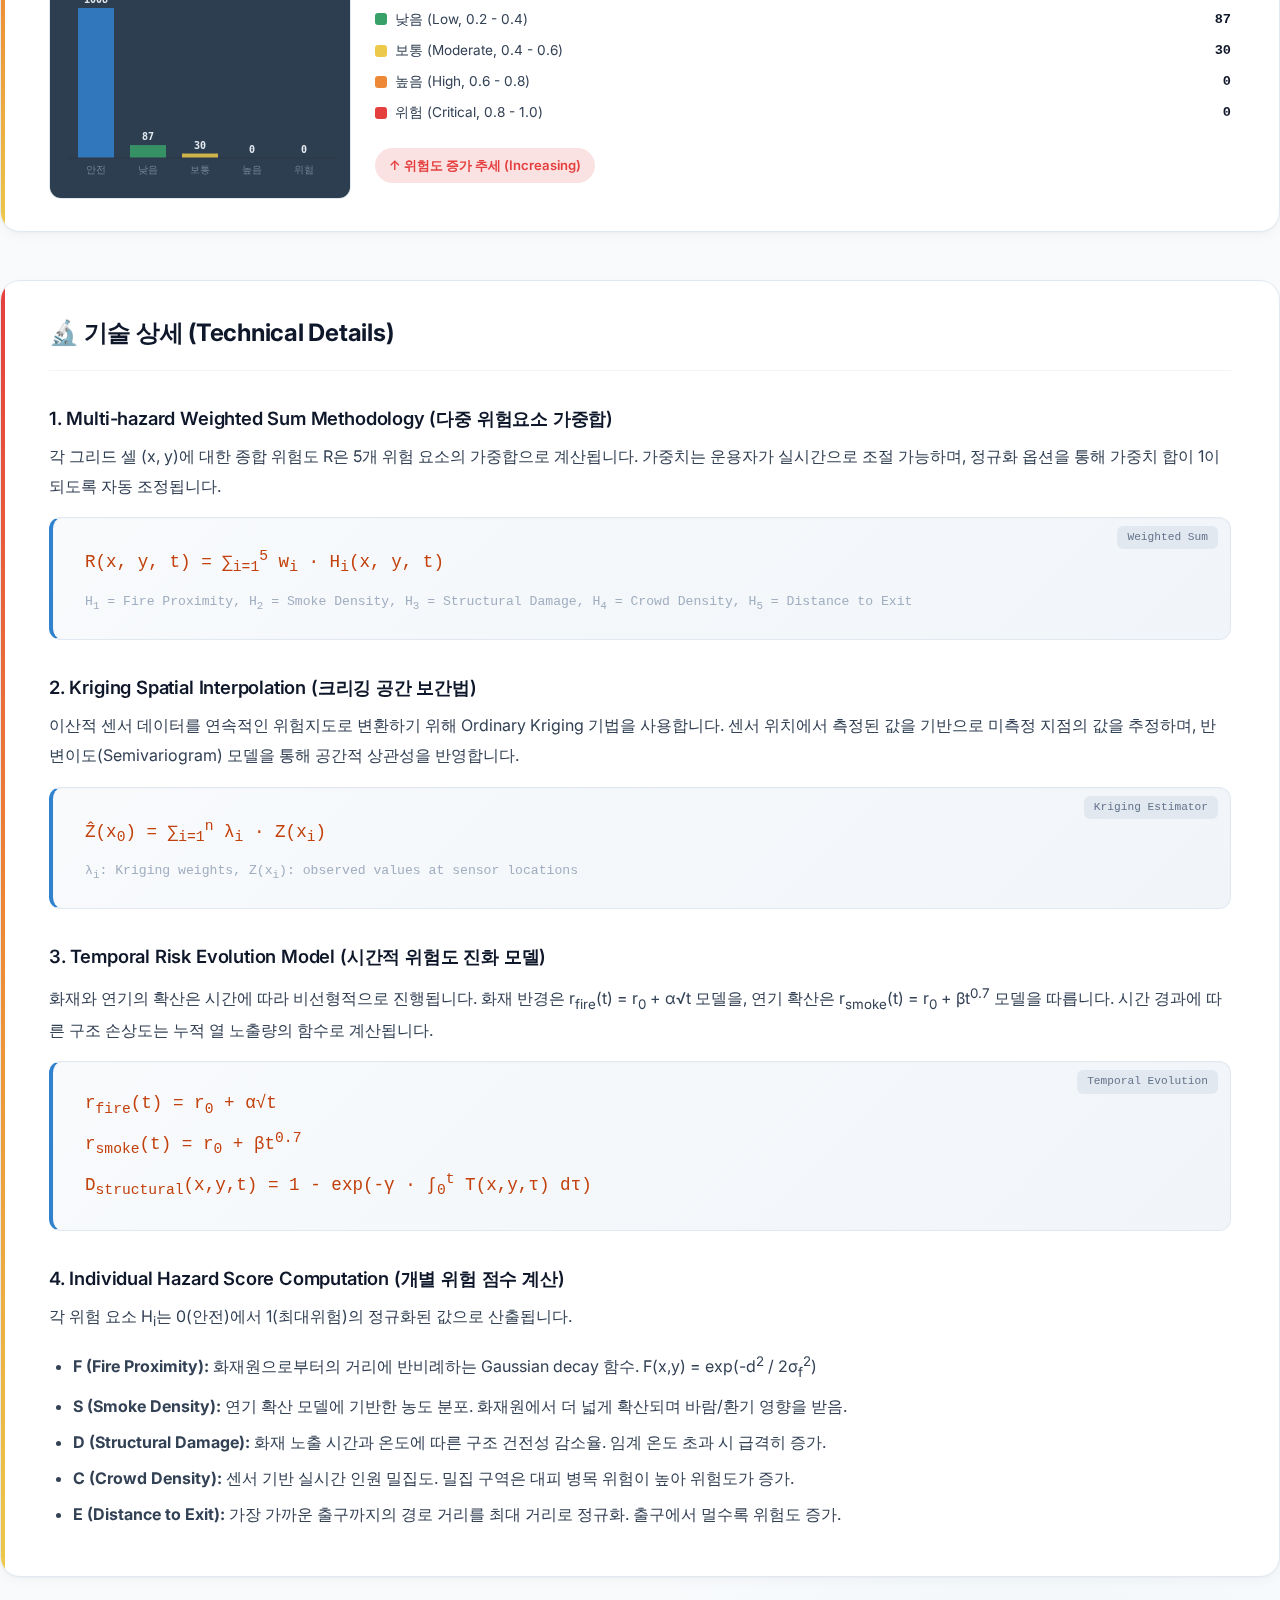
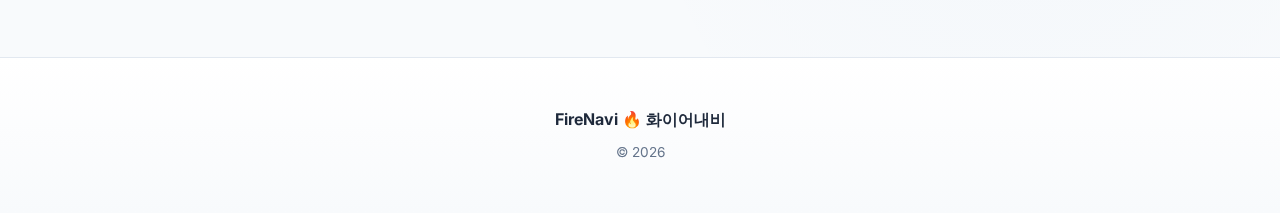
<file: pages/risk-map.html>
<!DOCTYPE html>
<html lang="ko">
<head>
  <meta charset="UTF-8">
  <meta name="viewport" content="width=device-width, initial-scale=1.0">
  <title>FireNavi - 동적 위험지도 | Dynamic Risk Map</title>
  <link rel="stylesheet" href="../css/style.css">
  <style>
    /* ===== Risk Map Layout ===== */
    .riskmap-layout {
      display: grid;
      grid-template-columns: 300px 1fr;
      gap: var(--space-lg);
      margin-bottom: var(--space-xl);
    }

    @media (max-width: 1024px) {
      .riskmap-layout {
        grid-template-columns: 1fr;
      }
    }

    /* ===== Sidebar Controls ===== */
    .sidebar-panel {
      background: var(--bg-card);
      border: 1px solid var(--border);
      border-radius: var(--radius-lg);
      padding: var(--space-lg);
    }

    .sidebar-panel h3 {
      font-size: 1rem;
      font-weight: 700;
      margin-bottom: var(--space-md);
      display: flex;
      align-items: center;
      gap: 8px;
      color: var(--text-primary);
    }

    .weight-control {
      margin-bottom: var(--space-md);
    }

    .weight-label {
      display: flex;
      justify-content: space-between;
      align-items: center;
      font-size: 0.8rem;
      margin-bottom: 4px;
    }

    .weight-label .name {
      color: var(--text-secondary);
      font-weight: 500;
    }

    .weight-label .sub {
      font-size: 0.7rem;
      color: var(--text-muted);
    }

    .weight-label .val {
      color: var(--fire-orange);
      font-weight: 700;
      font-family: var(--font-mono);
      min-width: 32px;
      text-align: right;
    }

    .weight-slider {
      width: 100%;
      -webkit-appearance: none;
      appearance: none;
      height: 6px;
      border-radius: 3px;
      background: var(--bg-primary);
      outline: none;
      cursor: pointer;
    }

    .weight-slider::-webkit-slider-thumb {
      -webkit-appearance: none;
      appearance: none;
      width: 16px;
      height: 16px;
      border-radius: 50%;
      background: var(--fire-orange);
      cursor: pointer;
      border: 2px solid var(--bg-card);
      box-shadow: 0 0 6px rgba(237, 137, 54, 0.5);
    }

    .weight-slider::-moz-range-thumb {
      width: 16px;
      height: 16px;
      border-radius: 50%;
      background: var(--fire-orange);
      cursor: pointer;
      border: 2px solid var(--bg-card);
    }

    .formula-display {
      background: var(--bg-primary);
      border: 1px solid var(--border);
      border-radius: var(--radius-md);
      padding: var(--space-md);
      font-family: var(--font-mono);
      font-size: 0.78rem;
      color: var(--fire-orange);
      line-height: 1.8;
      margin: var(--space-md) 0;
      word-break: break-all;
    }

    .normalize-row {
      display: flex;
      align-items: center;
      gap: 8px;
      margin: var(--space-md) 0 var(--space-sm);
      font-size: 0.85rem;
      color: var(--text-secondary);
    }

    .normalize-row input[type="checkbox"] {
      accent-color: var(--fire-orange);
      width: 16px;
      height: 16px;
      cursor: pointer;
    }

    .sidebar-divider {
      border: none;
      border-top: 1px solid var(--border);
      margin: var(--space-md) 0;
    }

    /* ===== Deck Selector ===== */
    .deck-selector-bar {
      display: flex;
      flex-wrap: wrap;
      gap: 8px;
      margin-bottom: var(--space-md);
    }

    .deck-btn {
      padding: 8px 16px;
      border-radius: 20px;
      border: 1px solid var(--border);
      background: var(--bg-primary);
      color: var(--text-secondary);
      font-size: 0.82rem;
      cursor: pointer;
      transition: all 0.2s;
      font-weight: 500;
    }

    .deck-btn:hover, .deck-btn.active {
      background: var(--fire-orange);
      color: white;
      border-color: var(--fire-orange);
    }

    .deck-btn .deck-sub {
      font-size: 0.7rem;
      opacity: 0.8;
    }

    /* ===== Canvas Container ===== */
    .canvas-wrapper {
      background: var(--bg-card);
      border: 1px solid var(--border);
      border-radius: var(--radius-lg);
      overflow: hidden;
    }

    .canvas-header {
      display: flex;
      align-items: center;
      justify-content: space-between;
      padding: var(--space-md) var(--space-lg);
      border-bottom: 1px solid var(--border);
      flex-wrap: wrap;
      gap: var(--space-sm);
    }

    .canvas-header h3 {
      font-size: 1rem;
      font-weight: 700;
      color: var(--text-primary);
    }

    .canvas-header .deck-info {
      font-size: 0.8rem;
      color: var(--text-muted);
      font-family: var(--font-mono);
    }

    #riskCanvas {
      display: block;
      width: 100%;
      max-width: 900px;
      margin: 0 auto;
      background: #0a1520;
    }

    /* ===== Time Control ===== */
    .time-control-bar {
      display: flex;
      align-items: center;
      gap: var(--space-md);
      padding: var(--space-md) var(--space-lg);
      background: var(--bg-primary);
      border-top: 1px solid var(--border);
      flex-wrap: wrap;
    }

    .time-control-bar .time-label {
      font-size: 0.85rem;
      color: var(--text-secondary);
      white-space: nowrap;
      font-weight: 600;
    }

    .time-control-bar .time-value {
      font-family: var(--font-mono);
      color: var(--fire-yellow);
      font-weight: 700;
      font-size: 1rem;
      min-width: 70px;
    }

    #timeSlider {
      flex: 1;
      min-width: 150px;
      -webkit-appearance: none;
      appearance: none;
      height: 8px;
      border-radius: 4px;
      background: linear-gradient(90deg, #38A169 0%, #ECC94B 40%, #ED8936 70%, #E53E3E 100%);
      outline: none;
      cursor: pointer;
    }

    #timeSlider::-webkit-slider-thumb {
      -webkit-appearance: none;
      appearance: none;
      width: 20px;
      height: 20px;
      border-radius: 50%;
      background: white;
      cursor: pointer;
      border: 3px solid var(--fire-orange);
      box-shadow: 0 0 8px rgba(237, 137, 54, 0.6);
    }

    #timeSlider::-moz-range-thumb {
      width: 20px;
      height: 20px;
      border-radius: 50%;
      background: white;
      cursor: pointer;
      border: 3px solid var(--fire-orange);
    }

    .play-btn {
      display: inline-flex;
      align-items: center;
      gap: 6px;
      padding: 8px 18px;
      border-radius: var(--radius-sm);
      border: 1px solid var(--border);
      background: var(--bg-card);
      color: var(--text-primary);
      font-size: 0.85rem;
      font-weight: 600;
      cursor: pointer;
      transition: all 0.2s;
      white-space: nowrap;
    }

    .play-btn:hover {
      background: var(--bg-card-hover);
      border-color: var(--fire-orange);
    }

    .play-btn.playing {
      background: var(--fire-red);
      border-color: var(--fire-red);
      color: white;
    }

    /* ===== Legend Bar ===== */
    .legend-bar {
      display: flex;
      align-items: center;
      gap: var(--space-md);
      padding: var(--space-sm) var(--space-lg);
      background: var(--bg-card);
      border-top: 1px solid var(--border);
      flex-wrap: wrap;
    }

    .legend-bar .legend-title {
      font-size: 0.8rem;
      font-weight: 600;
      color: var(--text-muted);
      white-space: nowrap;
    }

    .color-scale-bar {
      width: 200px;
      height: 14px;
      border-radius: 7px;
      background: linear-gradient(90deg, #3182CE 0%, #38A169 25%, #ECC94B 50%, #ED8936 75%, #E53E3E 100%);
      border: 1px solid var(--border);
    }

    .legend-labels {
      display: flex;
      gap: var(--space-md);
      font-size: 0.72rem;
      color: var(--text-muted);
    }

    .legend-labels span {
      display: flex;
      align-items: center;
      gap: 4px;
    }

    .legend-labels .ldot {
      width: 10px;
      height: 10px;
      border-radius: 50%;
      display: inline-block;
    }

    /* ===== Statistics Panel ===== */
    .stats-grid {
      display: grid;
      grid-template-columns: repeat(auto-fill, minmax(180px, 1fr));
      gap: var(--space-md);
      margin: var(--space-lg) 0;
    }

    .mini-stat {
      background: var(--bg-primary);
      border: 1px solid var(--border);
      border-radius: var(--radius-md);
      padding: var(--space-md);
      text-align: center;
    }

    .mini-stat .ms-value {
      font-size: 1.5rem;
      font-weight: 800;
      font-family: var(--font-mono);
    }

    .mini-stat .ms-label {
      font-size: 0.75rem;
      color: var(--text-muted);
      margin-top: 4px;
    }

    .risk-dist-canvas-wrap {
      display: flex;
      gap: var(--space-lg);
      flex-wrap: wrap;
      align-items: flex-start;
    }

    #distChart {
      background: var(--bg-primary);
      border: 1px solid var(--border);
      border-radius: var(--radius-md);
    }

    .risk-dist-info {
      flex: 1;
      min-width: 200px;
    }

    .risk-dist-info .rdi-row {
      display: flex;
      align-items: center;
      gap: 8px;
      margin-bottom: 8px;
      font-size: 0.85rem;
    }

    .risk-dist-info .rdi-dot {
      width: 12px;
      height: 12px;
      border-radius: 3px;
      flex-shrink: 0;
    }

    .risk-dist-info .rdi-name {
      color: var(--text-secondary);
      flex: 1;
    }

    .risk-dist-info .rdi-count {
      font-family: var(--font-mono);
      color: var(--text-primary);
      font-weight: 600;
    }

    .trend-indicator {
      display: inline-flex;
      align-items: center;
      gap: 6px;
      padding: 6px 14px;
      border-radius: 20px;
      font-size: 0.82rem;
      font-weight: 600;
      margin-top: var(--space-sm);
    }

    .trend-indicator.increasing {
      background: rgba(229, 62, 62, 0.15);
      color: var(--fire-red);
    }

    .trend-indicator.decreasing {
      background: rgba(56, 161, 105, 0.15);
      color: var(--safe);
    }

    .trend-indicator.stable {
      background: rgba(236, 201, 75, 0.15);
      color: var(--fire-yellow);
    }

    /* ===== Path highlight legend ===== */
    .evac-path-info {
      background: rgba(56, 161, 105, 0.1);
      border: 1px solid rgba(56, 161, 105, 0.3);
      border-radius: var(--radius-md);
      padding: var(--space-md);
      margin-top: var(--space-md);
      font-size: 0.85rem;
      color: var(--safe);
      display: flex;
      align-items: center;
      gap: 8px;
    }

    .evac-path-info .arrow-icon {
      font-size: 1.2rem;
    }
  </style>
</head>
<body>
  <div class="page-wrapper">
    <!-- NAVIGATION -->
    <nav class="top-nav">
      <div class="nav-inner">
        <a href="../index.html" class="nav-brand">
          <span class="fire-icon">&#x1F525;</span>
          <span>FireNavi</span>
        </a>
        <ul class="nav-links">
          <li><a href="../index.html">Dashboard</a></li>
          <li><a href="a-technical-formulation.html">A. 기술수식화</a></li>
          <li><a href="b-industrial-architecture.html">B. 산업아키텍처</a></li>
          <li><a href="c-shipyard-proposal.html">C. 조선소제안</a></li>
          <li><a href="d-insurance-risk-model.html">D. 보험리스크</a></li>
          <li><a href="simulation.html">시뮬레이션</a></li>
          <li><a href="risk-map.html" class="active">위험지도</a></li>
          <li><a href="route-optimizer.html">경로최적화</a></li>
        </ul>
        <button class="nav-mobile-toggle">&#9776;</button>
      </div>
    </nav>

    <!-- PAGE HEADER -->
    <div class="container">
      <div class="page-header">
        <div class="breadcrumb">
          <a href="../index.html">Home</a>
          <span>/</span>
          <span>동적 위험지도</span>
        </div>
        <h1 class="page-title">
          동적 위험지도 <span class="text-warning">Dynamic Risk Map</span>
        </h1>
        <p class="page-desc">
          다중 위험요소 가중합(Multi-hazard Weighted Sum) 기반 실시간 위험지도 시각화.
          화재 근접도, 연기 농도, 구조 손상도, 군중 밀집도, 대피 거리를 가중 합산하여
          각 구역의 종합 위험도를 히트맵으로 표시합니다.
        </p>
      </div>
    </div>

    <!-- MAIN CONTENT -->
    <div class="container main-content">

      <!-- Deck Selector -->
      <div class="deck-selector-bar">
        <button class="deck-btn active" data-deck="0">Deck 1 <span class="deck-sub">(Engine)</span></button>
        <button class="deck-btn" data-deck="1">Deck 2 <span class="deck-sub">(Cabins)</span></button>
        <button class="deck-btn" data-deck="2">Deck 3 <span class="deck-sub">(Restaurant)</span></button>
        <button class="deck-btn" data-deck="3">Deck 4 <span class="deck-sub">(Pool/Muster)</span></button>
      </div>

      <!-- Risk Map Layout: Sidebar + Canvas -->
      <div class="riskmap-layout">

        <!-- LEFT SIDEBAR: Controls -->
        <div class="sidebar-panel">
          <h3>&#x2699;&#xFE0F; 위험 가중치 설정 (Risk Factor Weights)</h3>

          <div class="weight-control">
            <div class="weight-label">
              <span class="name">w&#x2081;: 화재 근접도 <span class="sub">(Fire Proximity)</span></span>
              <span class="val" id="w1Val">30</span>
            </div>
            <input type="range" class="weight-slider" id="w1" min="0" max="100" value="30">
          </div>

          <div class="weight-control">
            <div class="weight-label">
              <span class="name">w&#x2082;: 연기 농도 <span class="sub">(Smoke Density)</span></span>
              <span class="val" id="w2Val">25</span>
            </div>
            <input type="range" class="weight-slider" id="w2" min="0" max="100" value="25">
          </div>

          <div class="weight-control">
            <div class="weight-label">
              <span class="name">w&#x2083;: 구조 손상도 <span class="sub">(Structural Damage)</span></span>
              <span class="val" id="w3Val">20</span>
            </div>
            <input type="range" class="weight-slider" id="w3" min="0" max="100" value="20">
          </div>

          <div class="weight-control">
            <div class="weight-label">
              <span class="name">w&#x2084;: 군중 밀집도 <span class="sub">(Crowd Density)</span></span>
              <span class="val" id="w4Val">15</span>
            </div>
            <input type="range" class="weight-slider" id="w4" min="0" max="100" value="15">
          </div>

          <div class="weight-control">
            <div class="weight-label">
              <span class="name">w&#x2085;: 대피 거리 <span class="sub">(Distance to Exit)</span></span>
              <span class="val" id="w5Val">10</span>
            </div>
            <input type="range" class="weight-slider" id="w5" min="0" max="100" value="10">
          </div>

          <div class="normalize-row">
            <input type="checkbox" id="normalizeCheck" checked>
            <label for="normalizeCheck">정규화 (Normalize weights, sum = 1)</label>
          </div>

          <div class="formula-display">
            <strong>R(x,y,t)</strong> = w&#x2081;&middot;F + w&#x2082;&middot;S + w&#x2083;&middot;D + w&#x2084;&middot;C + w&#x2085;&middot;E
          </div>

          <hr class="sidebar-divider">

          <h3>&#x1F4CA; 현재 가중치 분배</h3>
          <canvas id="weightPie" width="260" height="160"></canvas>
        </div>

        <!-- RIGHT: Canvas + Time -->
        <div>
          <div class="canvas-wrapper">
            <div class="canvas-header">
              <h3 id="canvasTitle">&#x1F5FA;&#xFE0F; Deck 1 - Engine Room 위험지도</h3>
              <span class="deck-info" id="gridInfo">Grid: 45 x 25 | Cells: 1125</span>
            </div>

            <canvas id="riskCanvas" width="900" height="500"></canvas>

            <!-- Legend Bar -->
            <div class="legend-bar">
              <span class="legend-title">Risk Level:</span>
              <div class="color-scale-bar"></div>
              <div class="legend-labels">
                <span><span class="ldot" style="background:#3182CE;"></span> 안전 (Safe)</span>
                <span><span class="ldot" style="background:#38A169;"></span> 낮음 (Low)</span>
                <span><span class="ldot" style="background:#ECC94B;"></span> 보통 (Moderate)</span>
                <span><span class="ldot" style="background:#ED8936;"></span> 높음 (High)</span>
                <span><span class="ldot" style="background:#E53E3E;"></span> 위험 (Critical)</span>
              </div>
            </div>

            <!-- Time Control -->
            <div class="time-control-bar">
              <span class="time-label">경과 시간:</span>
              <span class="time-value" id="timeDisplay">0s</span>
              <input type="range" id="timeSlider" min="0" max="300" value="0" step="1">
              <button class="play-btn" id="playBtn">&#x25B6; 자동 재생</button>
            </div>
          </div>

          <!-- Evacuation Path Info -->
          <div class="evac-path-info">
            <span class="arrow-icon">&#x1F6A8;</span>
            <span id="evacInfo">최적 대피 경로가 녹색 점선으로 표시됩니다. 시간 경과에 따라 경로가 동적으로 변경됩니다.</span>
          </div>
        </div>
      </div>

      <!-- RISK STATISTICS PANEL -->
      <div class="content-section">
        <h2>&#x1F4CA; 위험도 통계 (Risk Statistics)</h2>

        <div class="stats-grid" id="statsGrid">
          <div class="mini-stat">
            <div class="ms-value stat-value--danger" id="totalRisk">0.00</div>
            <div class="ms-label">총 위험도 점수 (Total Risk)</div>
          </div>
          <div class="mini-stat">
            <div class="ms-value stat-value--warning" id="avgRisk">0.00</div>
            <div class="ms-label">평균 위험도 (Avg Risk)</div>
          </div>
          <div class="mini-stat">
            <div class="ms-value stat-value--danger" id="maxRisk">0.00</div>
            <div class="ms-label">최대 위험 셀 (Max Cell Risk)</div>
          </div>
          <div class="mini-stat">
            <div class="ms-value stat-value--safe" id="safeCount">0</div>
            <div class="ms-label">안전 구역 셀 수</div>
          </div>
          <div class="mini-stat">
            <div class="ms-value stat-value--danger" id="criticalCount">0</div>
            <div class="ms-label">위험 구역 셀 수</div>
          </div>
          <div class="mini-stat">
            <div class="ms-value stat-value--info" id="highestZone">-</div>
            <div class="ms-label">최고 위험 구역</div>
          </div>
        </div>

        <div class="risk-dist-canvas-wrap">
          <canvas id="distChart" width="300" height="220"></canvas>
          <div class="risk-dist-info" id="riskDistInfo">
            <div class="rdi-row"><span class="rdi-dot" style="background:#3182CE;"></span><span class="rdi-name">안전 (Safe, 0.0 - 0.2)</span><span class="rdi-count" id="distSafe">0</span></div>
            <div class="rdi-row"><span class="rdi-dot" style="background:#38A169;"></span><span class="rdi-name">낮음 (Low, 0.2 - 0.4)</span><span class="rdi-count" id="distLow">0</span></div>
            <div class="rdi-row"><span class="rdi-dot" style="background:#ECC94B;"></span><span class="rdi-name">보통 (Moderate, 0.4 - 0.6)</span><span class="rdi-count" id="distMod">0</span></div>
            <div class="rdi-row"><span class="rdi-dot" style="background:#ED8936;"></span><span class="rdi-name">높음 (High, 0.6 - 0.8)</span><span class="rdi-count" id="distHigh">0</span></div>
            <div class="rdi-row"><span class="rdi-dot" style="background:#E53E3E;"></span><span class="rdi-name">위험 (Critical, 0.8 - 1.0)</span><span class="rdi-count" id="distCrit">0</span></div>
            <div style="margin-top:var(--space-md);">
              <span class="trend-indicator increasing" id="trendIndicator">&#x2191; 위험도 증가 추세 (Increasing)</span>
            </div>
          </div>
        </div>
      </div>

      <!-- TECHNICAL DETAILS -->
      <div class="content-section">
        <h2>&#x1F52C; 기술 상세 (Technical Details)</h2>

        <h3>1. Multi-hazard Weighted Sum Methodology (다중 위험요소 가중합)</h3>
        <p>
          각 그리드 셀 (x, y)에 대한 종합 위험도 R은 5개 위험 요소의 가중합으로 계산됩니다.
          가중치는 운용자가 실시간으로 조절 가능하며, 정규화 옵션을 통해 가중치 합이 1이 되도록
          자동 조정됩니다.
        </p>
        <div class="formula-block">
          <span class="formula-label">Weighted Sum</span>
          <div class="math">
            R(x, y, t) = &sum;<sub>i=1</sub><sup>5</sup> w<sub>i</sub> &middot; H<sub>i</sub>(x, y, t)
          </div>
          <div style="margin-top:8px; color:#A0AEC0; font-size:0.82rem;">
            H<sub>1</sub> = Fire Proximity, H<sub>2</sub> = Smoke Density,
            H<sub>3</sub> = Structural Damage, H<sub>4</sub> = Crowd Density,
            H<sub>5</sub> = Distance to Exit
          </div>
        </div>

        <h3>2. Kriging Spatial Interpolation (크리깅 공간 보간법)</h3>
        <p>
          이산적 센서 데이터를 연속적인 위험지도로 변환하기 위해 Ordinary Kriging 기법을 사용합니다.
          센서 위치에서 측정된 값을 기반으로 미측정 지점의 값을 추정하며, 반변이도(Semivariogram)
          모델을 통해 공간적 상관성을 반영합니다.
        </p>
        <div class="formula-block">
          <span class="formula-label">Kriging Estimator</span>
          <div class="math">
            Z&#x0302;(x<sub>0</sub>) = &sum;<sub>i=1</sub><sup>n</sup> &lambda;<sub>i</sub> &middot; Z(x<sub>i</sub>)
          </div>
          <div style="margin-top:8px; color:#A0AEC0; font-size:0.82rem;">
            &lambda;<sub>i</sub>: Kriging weights, Z(x<sub>i</sub>): observed values at sensor locations
          </div>
        </div>

        <h3>3. Temporal Risk Evolution Model (시간적 위험도 진화 모델)</h3>
        <p>
          화재와 연기의 확산은 시간에 따라 비선형적으로 진행됩니다. 화재 반경은
          r<sub>fire</sub>(t) = r<sub>0</sub> + &alpha;&radic;t 모델을, 연기 확산은
          r<sub>smoke</sub>(t) = r<sub>0</sub> + &beta;t<sup>0.7</sup> 모델을 따릅니다.
          시간 경과에 따른 구조 손상도는 누적 열 노출량의 함수로 계산됩니다.
        </p>
        <div class="formula-block">
          <span class="formula-label">Temporal Evolution</span>
          <div class="math">
            r<sub>fire</sub>(t) = r<sub>0</sub> + &alpha;&radic;t<br>
            r<sub>smoke</sub>(t) = r<sub>0</sub> + &beta;t<sup>0.7</sup><br>
            D<sub>structural</sub>(x,y,t) = 1 - exp(-&gamma; &middot; &int;<sub>0</sub><sup>t</sup> T(x,y,&tau;) d&tau;)
          </div>
        </div>

        <h3>4. Individual Hazard Score Computation (개별 위험 점수 계산)</h3>
        <p>
          각 위험 요소 H<sub>i</sub>는 0(안전)에서 1(최대위험)의 정규화된 값으로 산출됩니다.
        </p>
        <ul>
          <li><strong>F (Fire Proximity):</strong> 화재원으로부터의 거리에 반비례하는 Gaussian decay 함수.
            F(x,y) = exp(-d<sup>2</sup> / 2&sigma;<sub>f</sub><sup>2</sup>)</li>
          <li><strong>S (Smoke Density):</strong> 연기 확산 모델에 기반한 농도 분포. 화재원에서 더 넓게 확산되며
            바람/환기 영향을 받음.</li>
          <li><strong>D (Structural Damage):</strong> 화재 노출 시간과 온도에 따른 구조 건전성 감소율.
            임계 온도 초과 시 급격히 증가.</li>
          <li><strong>C (Crowd Density):</strong> 센서 기반 실시간 인원 밀집도.
            밀집 구역은 대피 병목 위험이 높아 위험도가 증가.</li>
          <li><strong>E (Distance to Exit):</strong> 가장 가까운 출구까지의 경로 거리를 최대 거리로 정규화.
            출구에서 멀수록 위험도 증가.</li>
        </ul>
      </div>

    </div>

    <!-- FOOTER -->
    <footer class="footer">
      <div class="footer-brand">FireNavi &#x1F525; 화이어내비</div>
      <p>&copy; 2026</p>
    </footer>
  </div>

  <script>
  (function() {
    'use strict';

    // ===========================
    // CONFIGURATION & STATE
    // ===========================
    const COLS = 45;
    const ROWS = 25;
    const CANVAS_W = 900;
    const CANVAS_H = 500;
    const CELL_W = CANVAS_W / COLS;
    const CELL_H = CANVAS_H / ROWS;

    let currentDeck = 0;
    let currentTime = 0;
    let isPlaying = false;
    let playInterval = null;
    let prevAvgRisk = 0;

    // Risk grid
    let riskGrid = [];

    // Weights
    let weights = { w1: 30, w2: 25, w3: 20, w4: 15, w5: 10 };
    let normalize = true;

    // Canvas
    const canvas = document.getElementById('riskCanvas');
    const ctx = canvas.getContext('2d');
    canvas.width = CANVAS_W;
    canvas.height = CANVAS_H;

    // ===========================
    // DECK CONFIGURATIONS
    // ===========================
    const deckConfigs = [
      {
        name: 'Deck 1 - Engine Room',
        nameKr: '엔진실',
        fireSources: [{ x: 20, y: 12 }],
        exits: [{ x: 0, y: 12 }, { x: 44, y: 12 }, { x: 22, y: 0 }],
        musterStations: [],
        rooms: [
          { x: 2, y: 2, w: 12, h: 9, label: 'Engine Bay A' },
          { x: 16, y: 2, w: 14, h: 9, label: 'Engine Bay B' },
          { x: 32, y: 2, w: 11, h: 9, label: 'Generator Room' },
          { x: 2, y: 13, w: 12, h: 10, label: 'Fuel Storage' },
          { x: 16, y: 13, w: 14, h: 10, label: 'Main Engine' },
          { x: 32, y: 13, w: 11, h: 10, label: 'Crew Quarters' }
        ],
        corridors: [
          { x1: 14, y1: 2, x2: 14, y2: 23 },
          { x1: 30, y1: 2, x2: 30, y2: 23 },
          { x1: 2, y1: 12, x2: 43, y2: 12 }
        ],
        crowdZones: [{ x: 34, y: 15, r: 5, density: 0.6 }],
        baseSmokeBias: { dx: -0.3, dy: -0.1 }
      },
      {
        name: 'Deck 2 - Passenger Cabins',
        nameKr: '객실층',
        fireSources: [{ x: 30, y: 8 }],
        exits: [{ x: 0, y: 12 }, { x: 44, y: 12 }, { x: 10, y: 0 }, { x: 35, y: 24 }],
        musterStations: [],
        rooms: [
          { x: 1, y: 1, w: 6, h: 5, label: 'Cabin 201' },
          { x: 8, y: 1, w: 6, h: 5, label: 'Cabin 202' },
          { x: 15, y: 1, w: 6, h: 5, label: 'Cabin 203' },
          { x: 22, y: 1, w: 6, h: 5, label: 'Cabin 204' },
          { x: 29, y: 1, w: 6, h: 5, label: 'Cabin 205' },
          { x: 36, y: 1, w: 8, h: 5, label: 'Suite A' },
          { x: 1, y: 18, w: 6, h: 6, label: 'Cabin 211' },
          { x: 8, y: 18, w: 6, h: 6, label: 'Cabin 212' },
          { x: 15, y: 18, w: 6, h: 6, label: 'Cabin 213' },
          { x: 22, y: 18, w: 6, h: 6, label: 'Cabin 214' },
          { x: 29, y: 18, w: 6, h: 6, label: 'Cabin 215' },
          { x: 36, y: 18, w: 8, h: 6, label: 'Suite B' }
        ],
        corridors: [
          { x1: 1, y1: 7, x2: 44, y2: 7 },
          { x1: 1, y1: 17, x2: 44, y2: 17 },
          { x1: 1, y1: 12, x2: 44, y2: 12 }
        ],
        crowdZones: [
          { x: 22, y: 12, r: 6, density: 0.7 },
          { x: 10, y: 12, r: 4, density: 0.4 }
        ],
        baseSmokeBias: { dx: 0.2, dy: 0.15 }
      },
      {
        name: 'Deck 3 - Restaurant & Lounge',
        nameKr: '레스토랑/라운지',
        fireSources: [{ x: 12, y: 10 }],
        exits: [{ x: 0, y: 12 }, { x: 44, y: 12 }, { x: 22, y: 24 }, { x: 22, y: 0 }],
        musterStations: [],
        rooms: [
          { x: 2, y: 2, w: 18, h: 10, label: 'Main Restaurant' },
          { x: 22, y: 2, w: 12, h: 10, label: 'Lounge Bar' },
          { x: 36, y: 2, w: 7, h: 10, label: 'Kitchen' },
          { x: 2, y: 14, w: 12, h: 9, label: 'Buffet Area' },
          { x: 16, y: 14, w: 13, h: 9, label: 'Dance Hall' },
          { x: 31, y: 14, w: 12, h: 9, label: 'Casino' }
        ],
        corridors: [
          { x1: 2, y1: 12, x2: 43, y2: 12 },
          { x1: 20, y1: 2, x2: 20, y2: 23 },
          { x1: 34, y1: 2, x2: 34, y2: 23 }
        ],
        crowdZones: [
          { x: 10, y: 6, r: 7, density: 0.85 },
          { x: 24, y: 18, r: 5, density: 0.65 },
          { x: 38, y: 6, r: 4, density: 0.5 }
        ],
        baseSmokeBias: { dx: 0.1, dy: -0.2 }
      },
      {
        name: 'Deck 4 - Pool & Muster Station',
        nameKr: '수영장/집결지',
        fireSources: [{ x: 35, y: 18 }],
        exits: [{ x: 0, y: 12 }, { x: 44, y: 12 }, { x: 10, y: 24 }, { x: 35, y: 0 }],
        musterStations: [
          { x: 2, y: 1, w: 8, h: 6 },
          { x: 36, y: 1, w: 8, h: 6 }
        ],
        rooms: [
          { x: 12, y: 1, w: 22, h: 10, label: 'Main Pool' },
          { x: 2, y: 1, w: 8, h: 6, label: 'Muster A' },
          { x: 36, y: 1, w: 8, h: 6, label: 'Muster B' },
          { x: 2, y: 14, w: 14, h: 9, label: 'Sun Deck' },
          { x: 18, y: 14, w: 10, h: 9, label: 'Spa Area' },
          { x: 30, y: 14, w: 13, h: 9, label: 'Bar & Grill' }
        ],
        corridors: [
          { x1: 2, y1: 12, x2: 43, y2: 12 },
          { x1: 10, y1: 1, x2: 10, y2: 23 },
          { x1: 34, y1: 1, x2: 34, y2: 23 }
        ],
        crowdZones: [
          { x: 22, y: 6, r: 8, density: 0.75 },
          { x: 8, y: 18, r: 5, density: 0.45 }
        ],
        baseSmokeBias: { dx: -0.15, dy: 0.1 }
      }
    ];

    // ===========================
    // COLOR INTERPOLATION
    // ===========================
    const riskColors = [
      { stop: 0.0, r: 49,  g: 130, b: 206 },  // Blue (safe)
      { stop: 0.25, r: 56,  g: 161, b: 105 },  // Green (low)
      { stop: 0.5, r: 236, g: 201, b: 75  },   // Yellow (moderate)
      { stop: 0.75, r: 237, g: 137, b: 54  },   // Orange (high)
      { stop: 1.0, r: 229, g: 62,  b: 62  }    // Red (critical)
    ];

    function getRiskColor(val) {
      val = Math.max(0, Math.min(1, val));
      let lower = riskColors[0], upper = riskColors[riskColors.length - 1];
      for (let i = 0; i < riskColors.length - 1; i++) {
        if (val >= riskColors[i].stop && val <= riskColors[i + 1].stop) {
          lower = riskColors[i];
          upper = riskColors[i + 1];
          break;
        }
      }
      const range = upper.stop - lower.stop;
      const t = range === 0 ? 0 : (val - lower.stop) / range;
      const r = Math.round(lower.r + (upper.r - lower.r) * t);
      const g = Math.round(lower.g + (upper.g - lower.g) * t);
      const b = Math.round(lower.b + (upper.b - lower.b) * t);
      return { r, g, b };
    }

    // ===========================
    // HAZARD CALCULATIONS
    // ===========================
    function getWeights() {
      let w = [weights.w1, weights.w2, weights.w3, weights.w4, weights.w5];
      if (normalize) {
        const sum = w.reduce((a, b) => a + b, 0);
        if (sum > 0) w = w.map(v => v / sum);
        else w = [0.2, 0.2, 0.2, 0.2, 0.2];
      } else {
        w = w.map(v => v / 100);
      }
      return w;
    }

    function dist(x1, y1, x2, y2) {
      return Math.sqrt((x1 - x2) ** 2 + (y1 - y2) ** 2);
    }

    function computeFireProximity(col, row, deck, t) {
      const cfg = deckConfigs[deck];
      let maxVal = 0;
      const timeFactor = Math.sqrt(t / 300);
      const baseRadius = 3 + 12 * timeFactor;
      cfg.fireSources.forEach(src => {
        const d = dist(col, row, src.x, src.y);
        const sigma = baseRadius;
        const val = Math.exp(-(d * d) / (2 * sigma * sigma));
        maxVal = Math.max(maxVal, val);
      });
      return maxVal;
    }

    function computeSmokeDensity(col, row, deck, t) {
      const cfg = deckConfigs[deck];
      let maxVal = 0;
      const timeFactor = Math.pow(t / 300, 0.7);
      const baseRadius = 5 + 20 * timeFactor;
      cfg.fireSources.forEach(src => {
        const biasX = cfg.baseSmokeBias.dx * t * 0.05;
        const biasY = cfg.baseSmokeBias.dy * t * 0.05;
        const cx = src.x + biasX;
        const cy = src.y + biasY;
        const dx = col - cx;
        const dy = row - cy;
        const sigmaX = baseRadius * 1.3;
        const sigmaY = baseRadius;
        const val = Math.exp(-(dx * dx) / (2 * sigmaX * sigmaX) - (dy * dy) / (2 * sigmaY * sigmaY));
        maxVal = Math.max(maxVal, val * 0.85);
      });
      return maxVal;
    }

    function computeStructuralDamage(col, row, deck, t) {
      const cfg = deckConfigs[deck];
      let maxVal = 0;
      const timeFactor = t / 300;
      cfg.fireSources.forEach(src => {
        const d = dist(col, row, src.x, src.y);
        const damageRadius = 2 + 8 * timeFactor;
        if (d < damageRadius) {
          const intensity = 1 - d / damageRadius;
          const cumulative = 1 - Math.exp(-2.5 * intensity * timeFactor);
          maxVal = Math.max(maxVal, cumulative);
        }
      });
      return maxVal;
    }

    function computeCrowdDensity(col, row, deck) {
      const cfg = deckConfigs[deck];
      let maxVal = 0;
      cfg.crowdZones.forEach(zone => {
        const d = dist(col, row, zone.x, zone.y);
        if (d < zone.r) {
          const val = zone.density * (1 - d / zone.r);
          maxVal = Math.max(maxVal, val);
        }
      });
      return maxVal;
    }

    function computeExitDistance(col, row, deck) {
      const cfg = deckConfigs[deck];
      let minDist = Infinity;
      cfg.exits.forEach(ex => {
        const d = dist(col, row, ex.x, ex.y);
        minDist = Math.min(minDist, d);
      });
      const maxPossible = dist(0, 0, COLS, ROWS);
      return Math.min(1, minDist / (maxPossible * 0.6));
    }

    function computeRiskGrid() {
      const w = getWeights();
      riskGrid = [];
      for (let r = 0; r < ROWS; r++) {
        riskGrid[r] = [];
        for (let c = 0; c < COLS; c++) {
          const F = computeFireProximity(c, r, currentDeck, currentTime);
          const S = computeSmokeDensity(c, r, currentDeck, currentTime);
          const D = computeStructuralDamage(c, r, currentDeck, currentTime);
          const C = computeCrowdDensity(c, r, currentDeck);
          const E = computeExitDistance(c, r, currentDeck);
          const risk = w[0] * F + w[1] * S + w[2] * D + w[3] * C + w[4] * E;
          riskGrid[r][c] = Math.min(1, Math.max(0, risk));
        }
      }
    }

    // ===========================
    // PATHFINDING (simple greedy for evac path)
    // ===========================
    function findEvacPath(deck) {
      const cfg = deckConfigs[deck];
      const src = cfg.fireSources[0];
      // Start from a point near fire but at safe distance
      let startX = Math.min(COLS - 1, Math.max(0, src.x + 8));
      let startY = src.y;

      // Find nearest exit
      let bestExit = cfg.exits[0];
      let bestDist = Infinity;
      cfg.exits.forEach(ex => {
        const d = dist(startX, startY, ex.x, ex.y);
        // Prefer exits away from fire
        const fireDist = dist(ex.x, ex.y, src.x, src.y);
        const score = d - fireDist * 0.5;
        if (score < bestDist) {
          bestDist = score;
          bestExit = ex;
        }
      });

      // Simple A*-like greedy path
      const path = [];
      let cx = startX, cy = startY;
      const visited = new Set();
      const maxSteps = 120;

      for (let step = 0; step < maxSteps; step++) {
        path.push({ x: cx, y: cy });
        if (Math.abs(cx - bestExit.x) <= 1 && Math.abs(cy - bestExit.y) <= 1) {
          path.push({ x: bestExit.x, y: bestExit.y });
          break;
        }
        visited.add(cx + ',' + cy);

        // Try neighbors
        let bestNext = null;
        let bestScore = Infinity;
        const neighbors = [
          { x: cx - 1, y: cy }, { x: cx + 1, y: cy },
          { x: cx, y: cy - 1 }, { x: cx, y: cy + 1 },
          { x: cx - 1, y: cy - 1 }, { x: cx + 1, y: cy - 1 },
          { x: cx - 1, y: cy + 1 }, { x: cx + 1, y: cy + 1 }
        ];

        neighbors.forEach(n => {
          if (n.x < 0 || n.x >= COLS || n.y < 0 || n.y >= ROWS) return;
          if (visited.has(n.x + ',' + n.y)) return;
          const riskVal = riskGrid[n.y] ? (riskGrid[n.y][n.x] || 0) : 0;
          const goalDist = dist(n.x, n.y, bestExit.x, bestExit.y);
          const score = goalDist * 0.6 + riskVal * 15;
          if (score < bestScore) {
            bestScore = score;
            bestNext = n;
          }
        });

        if (!bestNext) break;
        cx = bestNext.x;
        cy = bestNext.y;
      }

      return path;
    }

    // ===========================
    // DRAWING
    // ===========================
    let animFrame = 0;

    function drawShipOutline() {
      ctx.save();
      ctx.strokeStyle = '#4A5568';
      ctx.lineWidth = 2;

      // Ship hull (rectangle with pointed bow on right)
      ctx.beginPath();
      ctx.moveTo(10, 10);
      ctx.lineTo(CANVAS_W - 60, 10);
      ctx.lineTo(CANVAS_W - 10, CANVAS_H / 2); // bow point
      ctx.lineTo(CANVAS_W - 60, CANVAS_H - 10);
      ctx.lineTo(10, CANVAS_H - 10);
      ctx.closePath();
      ctx.stroke();

      ctx.restore();
    }

    function drawRoomLayout(deck) {
      const cfg = deckConfigs[deck];
      ctx.save();

      // Rooms
      cfg.rooms.forEach(room => {
        const rx = room.x * CELL_W;
        const ry = room.y * CELL_H;
        const rw = room.w * CELL_W;
        const rh = room.h * CELL_H;

        ctx.strokeStyle = 'rgba(74, 85, 104, 0.7)';
        ctx.lineWidth = 1;
        ctx.strokeRect(rx, ry, rw, rh);

        // Room label
        ctx.fillStyle = 'rgba(160, 174, 192, 0.6)';
        ctx.font = '10px sans-serif';
        ctx.textAlign = 'center';
        ctx.fillText(room.label, rx + rw / 2, ry + rh / 2 + 3);
      });

      // Corridors
      ctx.strokeStyle = 'rgba(99, 179, 237, 0.25)';
      ctx.lineWidth = 1;
      ctx.setLineDash([4, 4]);
      cfg.corridors.forEach(cor => {
        ctx.beginPath();
        ctx.moveTo(cor.x1 * CELL_W, cor.y1 * CELL_H);
        ctx.lineTo(cor.x2 * CELL_W, cor.y2 * CELL_H);
        ctx.stroke();
      });
      ctx.setLineDash([]);

      ctx.restore();
    }

    function drawFireSources(deck) {
      const cfg = deckConfigs[deck];
      animFrame++;

      cfg.fireSources.forEach(src => {
        const cx = (src.x + 0.5) * CELL_W;
        const cy = (src.y + 0.5) * CELL_H;
        const pulse = 6 + 4 * Math.sin(animFrame * 0.08);
        const outerPulse = 14 + 6 * Math.sin(animFrame * 0.05);

        // Outer glow
        const grd3 = ctx.createRadialGradient(cx, cy, 0, cx, cy, outerPulse + 10);
        grd3.addColorStop(0, 'rgba(229, 62, 62, 0.3)');
        grd3.addColorStop(1, 'rgba(229, 62, 62, 0)');
        ctx.fillStyle = grd3;
        ctx.beginPath();
        ctx.arc(cx, cy, outerPulse + 10, 0, Math.PI * 2);
        ctx.fill();

        // Pulsing ring
        ctx.strokeStyle = 'rgba(229, 62, 62, ' + (0.3 + 0.2 * Math.sin(animFrame * 0.1)) + ')';
        ctx.lineWidth = 2;
        ctx.beginPath();
        ctx.arc(cx, cy, outerPulse, 0, Math.PI * 2);
        ctx.stroke();

        // Core fire
        const grd = ctx.createRadialGradient(cx, cy, 0, cx, cy, pulse);
        grd.addColorStop(0, '#FFFFFF');
        grd.addColorStop(0.3, '#ECC94B');
        grd.addColorStop(0.6, '#ED8936');
        grd.addColorStop(1, '#E53E3E');
        ctx.fillStyle = grd;
        ctx.beginPath();
        ctx.arc(cx, cy, pulse, 0, Math.PI * 2);
        ctx.fill();

        // Label
        ctx.fillStyle = '#E53E3E';
        ctx.font = 'bold 11px sans-serif';
        ctx.textAlign = 'center';
        ctx.fillText('FIRE', cx, cy - pulse - 6);
      });
    }

    function drawExits(deck) {
      const cfg = deckConfigs[deck];
      ctx.save();

      cfg.exits.forEach(ex => {
        const cx = (ex.x + 0.5) * CELL_W;
        const cy = (ex.y + 0.5) * CELL_H;

        // Green rectangle
        ctx.fillStyle = 'rgba(56, 161, 105, 0.8)';
        ctx.fillRect(cx - 10, cy - 10, 20, 20);

        // Arrow
        ctx.fillStyle = '#FFFFFF';
        ctx.font = 'bold 14px sans-serif';
        ctx.textAlign = 'center';
        ctx.textBaseline = 'middle';

        if (ex.x === 0) ctx.fillText('\u2190', cx, cy);
        else if (ex.x === COLS - 1) ctx.fillText('\u2192', cx, cy);
        else if (ex.y === 0) ctx.fillText('\u2191', cx, cy);
        else ctx.fillText('\u2193', cx, cy);

        // Label
        ctx.fillStyle = '#38A169';
        ctx.font = '9px sans-serif';
        ctx.textBaseline = 'alphabetic';
        ctx.fillText('EXIT', cx, cy + 22);
      });

      ctx.restore();
    }

    function drawMusterStations(deck) {
      const cfg = deckConfigs[deck];
      cfg.musterStations.forEach(ms => {
        const rx = ms.x * CELL_W;
        const ry = ms.y * CELL_H;
        const rw = ms.w * CELL_W;
        const rh = ms.h * CELL_H;

        ctx.fillStyle = 'rgba(56, 161, 105, 0.15)';
        ctx.fillRect(rx, ry, rw, rh);

        ctx.strokeStyle = '#38A169';
        ctx.lineWidth = 2;
        ctx.setLineDash([6, 3]);
        ctx.strokeRect(rx, ry, rw, rh);
        ctx.setLineDash([]);

        ctx.fillStyle = '#38A169';
        ctx.font = 'bold 12px sans-serif';
        ctx.textAlign = 'center';
        ctx.fillText('MUSTER STATION', rx + rw / 2, ry + rh / 2 + 4);
      });
    }

    function drawEvacPath(deck) {
      const path = findEvacPath(deck);
      if (path.length < 2) return;

      ctx.save();
      ctx.strokeStyle = '#38A169';
      ctx.lineWidth = 3;
      ctx.setLineDash([8, 5]);
      ctx.lineDashOffset = -animFrame * 0.5;
      ctx.globalAlpha = 0.8;

      ctx.beginPath();
      ctx.moveTo((path[0].x + 0.5) * CELL_W, (path[0].y + 0.5) * CELL_H);
      for (let i = 1; i < path.length; i++) {
        ctx.lineTo((path[i].x + 0.5) * CELL_W, (path[i].y + 0.5) * CELL_H);
      }
      ctx.stroke();

      // Arrow at end
      if (path.length >= 2) {
        const last = path[path.length - 1];
        const prev = path[path.length - 2];
        const angle = Math.atan2(
          (last.y - prev.y) * CELL_H,
          (last.x - prev.x) * CELL_W
        );
        const tipX = (last.x + 0.5) * CELL_W;
        const tipY = (last.y + 0.5) * CELL_H;

        ctx.setLineDash([]);
        ctx.fillStyle = '#38A169';
        ctx.beginPath();
        ctx.moveTo(tipX, tipY);
        ctx.lineTo(
          tipX - 12 * Math.cos(angle - 0.4),
          tipY - 12 * Math.sin(angle - 0.4)
        );
        ctx.lineTo(
          tipX - 12 * Math.cos(angle + 0.4),
          tipY - 12 * Math.sin(angle + 0.4)
        );
        ctx.closePath();
        ctx.fill();
      }

      ctx.restore();
    }

    function drawHeatmap() {
      for (let r = 0; r < ROWS; r++) {
        for (let c = 0; c < COLS; c++) {
          const val = riskGrid[r][c];
          const color = getRiskColor(val);
          ctx.fillStyle = 'rgb(' + color.r + ',' + color.g + ',' + color.b + ')';
          ctx.globalAlpha = 0.55 + val * 0.35;
          ctx.fillRect(c * CELL_W, r * CELL_H, CELL_W + 0.5, CELL_H + 0.5);
        }
      }
      ctx.globalAlpha = 1;
    }

    function render() {
      ctx.clearRect(0, 0, CANVAS_W, CANVAS_H);

      // Background
      ctx.fillStyle = '#0a1520';
      ctx.fillRect(0, 0, CANVAS_W, CANVAS_H);

      // Heatmap
      drawHeatmap();

      // Ship outline
      drawShipOutline();

      // Room layout
      drawRoomLayout(currentDeck);

      // Muster stations
      drawMusterStations(currentDeck);

      // Evacuation path
      drawEvacPath(currentDeck);

      // Fire sources
      drawFireSources(currentDeck);

      // Exits
      drawExits(currentDeck);
    }

    // ===========================
    // STATISTICS
    // ===========================
    function updateStatistics() {
      let total = 0, max = 0, maxZone = '';
      let counts = { safe: 0, low: 0, moderate: 0, high: 0, critical: 0 };
      const cfg = deckConfigs[currentDeck];

      for (let r = 0; r < ROWS; r++) {
        for (let c = 0; c < COLS; c++) {
          const v = riskGrid[r][c];
          total += v;
          if (v > max) {
            max = v;
            // Determine zone
            let zone = '';
            for (const room of cfg.rooms) {
              if (c >= room.x && c < room.x + room.w && r >= room.y && r < room.y + room.h) {
                zone = room.label;
                break;
              }
            }
            maxZone = zone || ('(' + c + ',' + r + ')');
          }
          if (v < 0.2) counts.safe++;
          else if (v < 0.4) counts.low++;
          else if (v < 0.6) counts.moderate++;
          else if (v < 0.8) counts.high++;
          else counts.critical++;
        }
      }

      const cellCount = ROWS * COLS;
      const avg = total / cellCount;

      document.getElementById('totalRisk').textContent = total.toFixed(1);
      document.getElementById('avgRisk').textContent = avg.toFixed(3);
      document.getElementById('maxRisk').textContent = max.toFixed(3);
      document.getElementById('safeCount').textContent = counts.safe;
      document.getElementById('criticalCount').textContent = counts.critical;
      document.getElementById('highestZone').textContent = maxZone;

      document.getElementById('distSafe').textContent = counts.safe;
      document.getElementById('distLow').textContent = counts.low;
      document.getElementById('distMod').textContent = counts.moderate;
      document.getElementById('distHigh').textContent = counts.high;
      document.getElementById('distCrit').textContent = counts.critical;

      // Trend
      const trend = document.getElementById('trendIndicator');
      if (avg > prevAvgRisk + 0.005) {
        trend.className = 'trend-indicator increasing';
        trend.innerHTML = '&#x2191; 위험도 증가 추세 (Increasing)';
      } else if (avg < prevAvgRisk - 0.005) {
        trend.className = 'trend-indicator decreasing';
        trend.innerHTML = '&#x2193; 위험도 감소 추세 (Decreasing)';
      } else {
        trend.className = 'trend-indicator stable';
        trend.innerHTML = '&#x2194; 위험도 안정 (Stable)';
      }
      prevAvgRisk = avg;

      // Draw distribution bar chart
      drawDistChart(counts);
    }

    function drawDistChart(counts) {
      const c = document.getElementById('distChart');
      const cx = c.getContext('2d');
      const w = c.width, h = c.height;
      cx.clearRect(0, 0, w, h);

      cx.fillStyle = '#2D3E50';
      cx.fillRect(0, 0, w, h);

      const data = [
        { label: '안전', count: counts.safe, color: '#3182CE' },
        { label: '낮음', count: counts.low, color: '#38A169' },
        { label: '보통', count: counts.moderate, color: '#ECC94B' },
        { label: '높음', count: counts.high, color: '#ED8936' },
        { label: '위험', count: counts.critical, color: '#E53E3E' }
      ];

      const maxCount = Math.max(1, ...data.map(d => d.count));
      const barW = 36;
      const gap = 16;
      const startX = (w - (data.length * barW + (data.length - 1) * gap)) / 2;
      const topPad = 30;
      const botPad = 40;
      const chartH = h - topPad - botPad;

      // Title
      cx.fillStyle = '#A0AEC0';
      cx.font = 'bold 11px sans-serif';
      cx.textAlign = 'center';
      cx.fillText('Risk Level Distribution', w / 2, 18);

      data.forEach((d, i) => {
        const x = startX + i * (barW + gap);
        const barH = (d.count / maxCount) * chartH;
        const y = topPad + chartH - barH;

        // Bar
        cx.fillStyle = d.color;
        cx.globalAlpha = 0.85;
        cx.fillRect(x, y, barW, barH);
        cx.globalAlpha = 1;

        // Count on top
        cx.fillStyle = '#E2E8F0';
        cx.font = 'bold 10px monospace';
        cx.textAlign = 'center';
        cx.fillText(d.count, x + barW / 2, y - 5);

        // Label below
        cx.fillStyle = '#718096';
        cx.font = '10px sans-serif';
        cx.fillText(d.label, x + barW / 2, h - botPad + 15);
      });

      // Baseline
      cx.strokeStyle = '#2D3748';
      cx.lineWidth = 1;
      cx.beginPath();
      cx.moveTo(startX - 10, topPad + chartH);
      cx.lineTo(startX + data.length * (barW + gap), topPad + chartH);
      cx.stroke();
    }

    // ===========================
    // WEIGHT PIE CHART
    // ===========================
    function drawWeightPie() {
      const c = document.getElementById('weightPie');
      const cx = c.getContext('2d');
      const w = c.width, h = c.height;
      cx.clearRect(0, 0, w, h);

      const raw = [weights.w1, weights.w2, weights.w3, weights.w4, weights.w5];
      const total = raw.reduce((a, b) => a + b, 0) || 1;
      const colors = ['#E53E3E', '#ED8936', '#ECC94B', '#805AD5', '#3182CE'];
      const labels = ['F', 'S', 'D', 'C', 'E'];

      const centerX = 75, centerY = 80, radius = 55;
      let startAngle = -Math.PI / 2;

      raw.forEach((val, i) => {
        const slice = (val / total) * Math.PI * 2;
        cx.beginPath();
        cx.moveTo(centerX, centerY);
        cx.arc(centerX, centerY, radius, startAngle, startAngle + slice);
        cx.closePath();
        cx.fillStyle = colors[i];
        cx.globalAlpha = 0.8;
        cx.fill();
        cx.globalAlpha = 1;

        // Label
        const midAngle = startAngle + slice / 2;
        const lx = centerX + (radius * 0.65) * Math.cos(midAngle);
        const ly = centerY + (radius * 0.65) * Math.sin(midAngle);
        if (val / total > 0.05) {
          cx.fillStyle = '#FFF';
          cx.font = 'bold 10px sans-serif';
          cx.textAlign = 'center';
          cx.textBaseline = 'middle';
          cx.fillText(labels[i], lx, ly);
        }

        startAngle += slice;
      });

      // Legend
      const legendX = 150;
      const legendNames = ['Fire (F)', 'Smoke (S)', 'Damage (D)', 'Crowd (C)', 'Exit (E)'];
      raw.forEach((val, i) => {
        const ly = 20 + i * 28;
        cx.fillStyle = colors[i];
        cx.fillRect(legendX, ly, 12, 12);
        cx.fillStyle = '#A0AEC0';
        cx.font = '10px sans-serif';
        cx.textAlign = 'left';
        cx.textBaseline = 'middle';
        cx.fillText(legendNames[i] + ' (' + Math.round(val / total * 100) + '%)', legendX + 18, ly + 6);
      });
    }

    // ===========================
    // MAIN UPDATE LOOP
    // ===========================
    function update() {
      computeRiskGrid();
      render();
      updateStatistics();
      drawWeightPie();
    }

    // Animation loop for pulsing fire
    let rafId = null;
    function animationLoop() {
      render();
      rafId = requestAnimationFrame(animationLoop);
    }

    // ===========================
    // EVENT LISTENERS
    // ===========================

    // Weight sliders
    ['w1', 'w2', 'w3', 'w4', 'w5'].forEach(id => {
      const slider = document.getElementById(id);
      const valEl = document.getElementById(id + 'Val');
      slider.addEventListener('input', function() {
        weights[id] = parseInt(this.value);
        valEl.textContent = this.value;
        computeRiskGrid();
        updateStatistics();
        drawWeightPie();
      });
    });

    // Normalize checkbox
    document.getElementById('normalizeCheck').addEventListener('change', function() {
      normalize = this.checked;
      computeRiskGrid();
      updateStatistics();
      drawWeightPie();
    });

    // Time slider
    const timeSlider = document.getElementById('timeSlider');
    const timeDisplay = document.getElementById('timeDisplay');
    timeSlider.addEventListener('input', function() {
      currentTime = parseInt(this.value);
      timeDisplay.textContent = currentTime + 's';
      computeRiskGrid();
      updateStatistics();
    });

    // Play button
    const playBtn = document.getElementById('playBtn');
    playBtn.addEventListener('click', function() {
      if (isPlaying) {
        isPlaying = false;
        clearInterval(playInterval);
        playBtn.classList.remove('playing');
        playBtn.innerHTML = '&#x25B6; 자동 재생';
      } else {
        isPlaying = true;
        playBtn.classList.add('playing');
        playBtn.innerHTML = '&#x23F8; 일시정지';
        playInterval = setInterval(function() {
          currentTime = Math.min(300, currentTime + 1);
          timeSlider.value = currentTime;
          timeDisplay.textContent = currentTime + 's';
          computeRiskGrid();
          updateStatistics();
          if (currentTime >= 300) {
            isPlaying = false;
            clearInterval(playInterval);
            playBtn.classList.remove('playing');
            playBtn.innerHTML = '&#x25B6; 자동 재생';
          }
        }, 50);
      }
    });

    // Deck selector
    document.querySelectorAll('.deck-btn').forEach(btn => {
      btn.addEventListener('click', function() {
        document.querySelectorAll('.deck-btn').forEach(b => b.classList.remove('active'));
        this.classList.add('active');
        currentDeck = parseInt(this.dataset.deck);
        const cfg = deckConfigs[currentDeck];
        document.getElementById('canvasTitle').innerHTML =
          '&#x1F5FA;&#xFE0F; ' + cfg.name + ' 위험지도';
        computeRiskGrid();
        updateStatistics();
        drawWeightPie();
      });
    });

    // ===========================
    // INITIALIZE
    // ===========================
    update();
    animationLoop();

  })();
  </script>

  <script src="../js/main.js"></script>
</body>
</html>
</file>
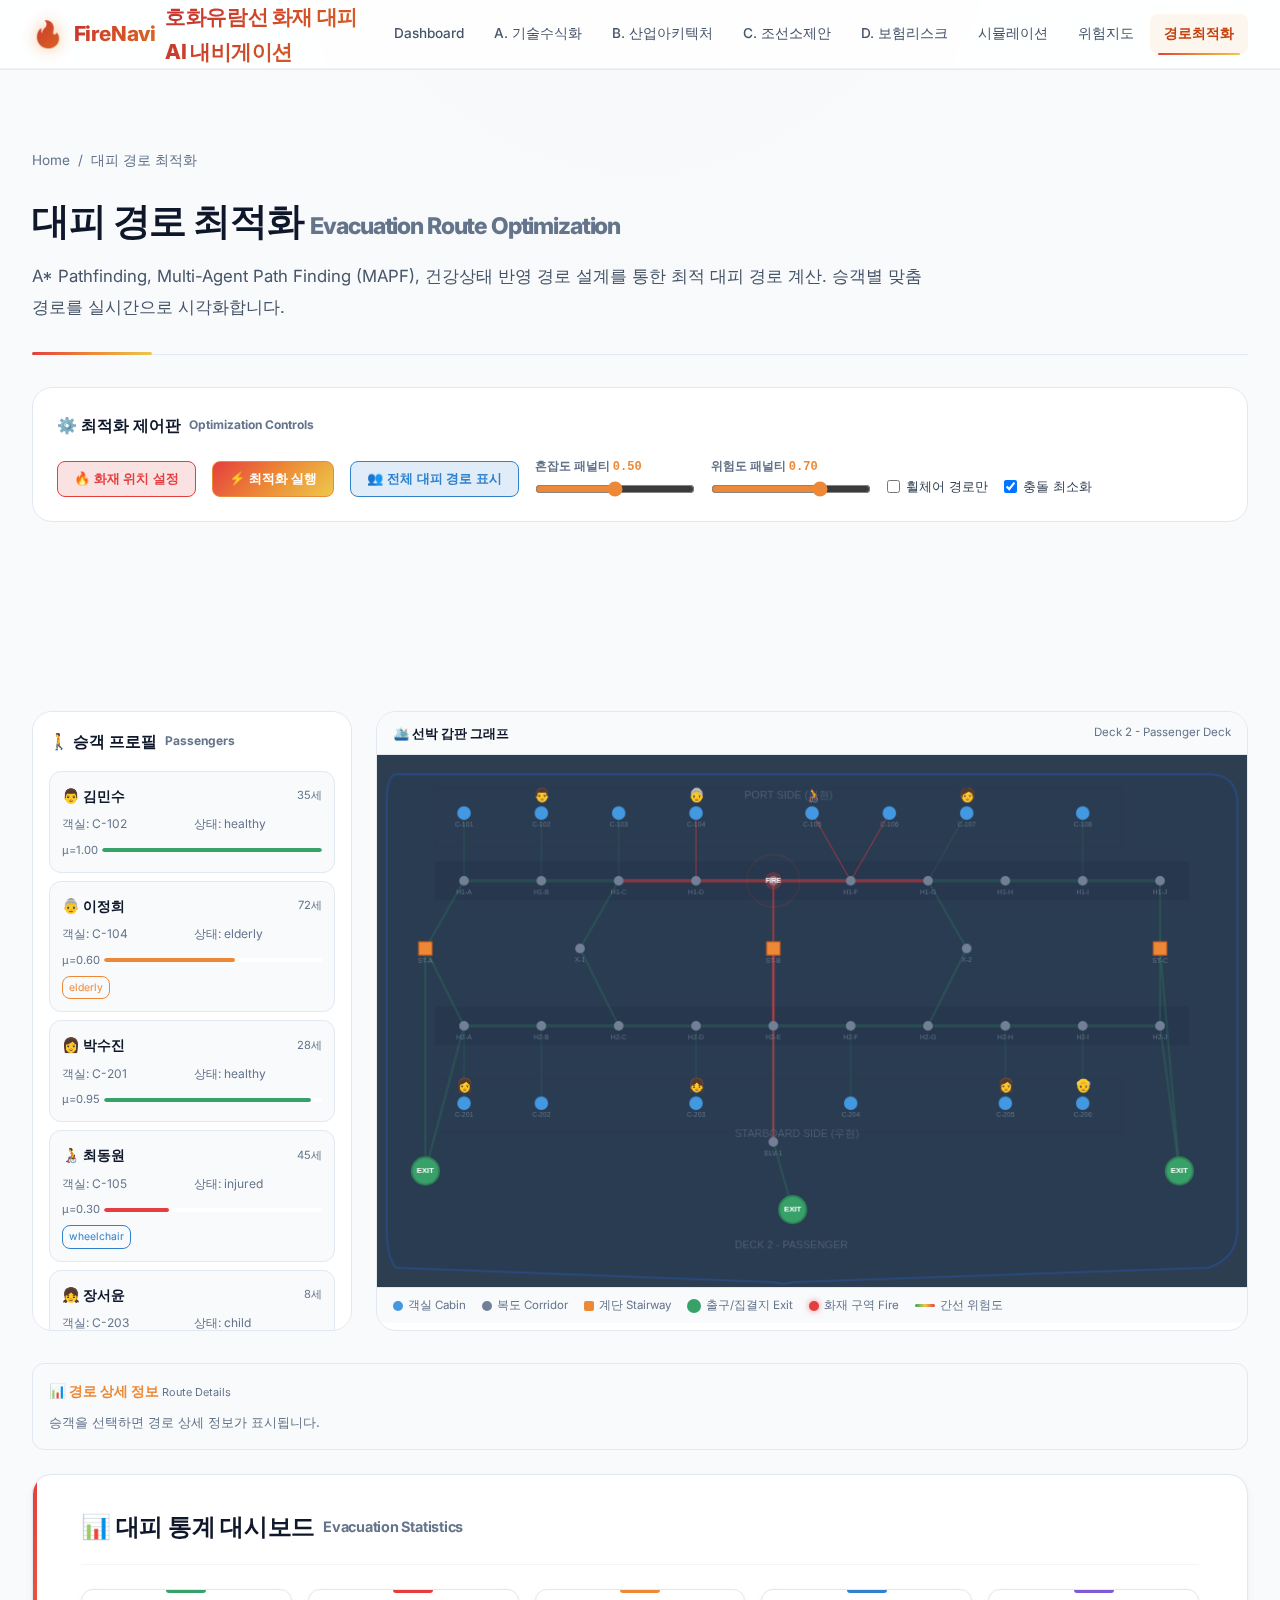
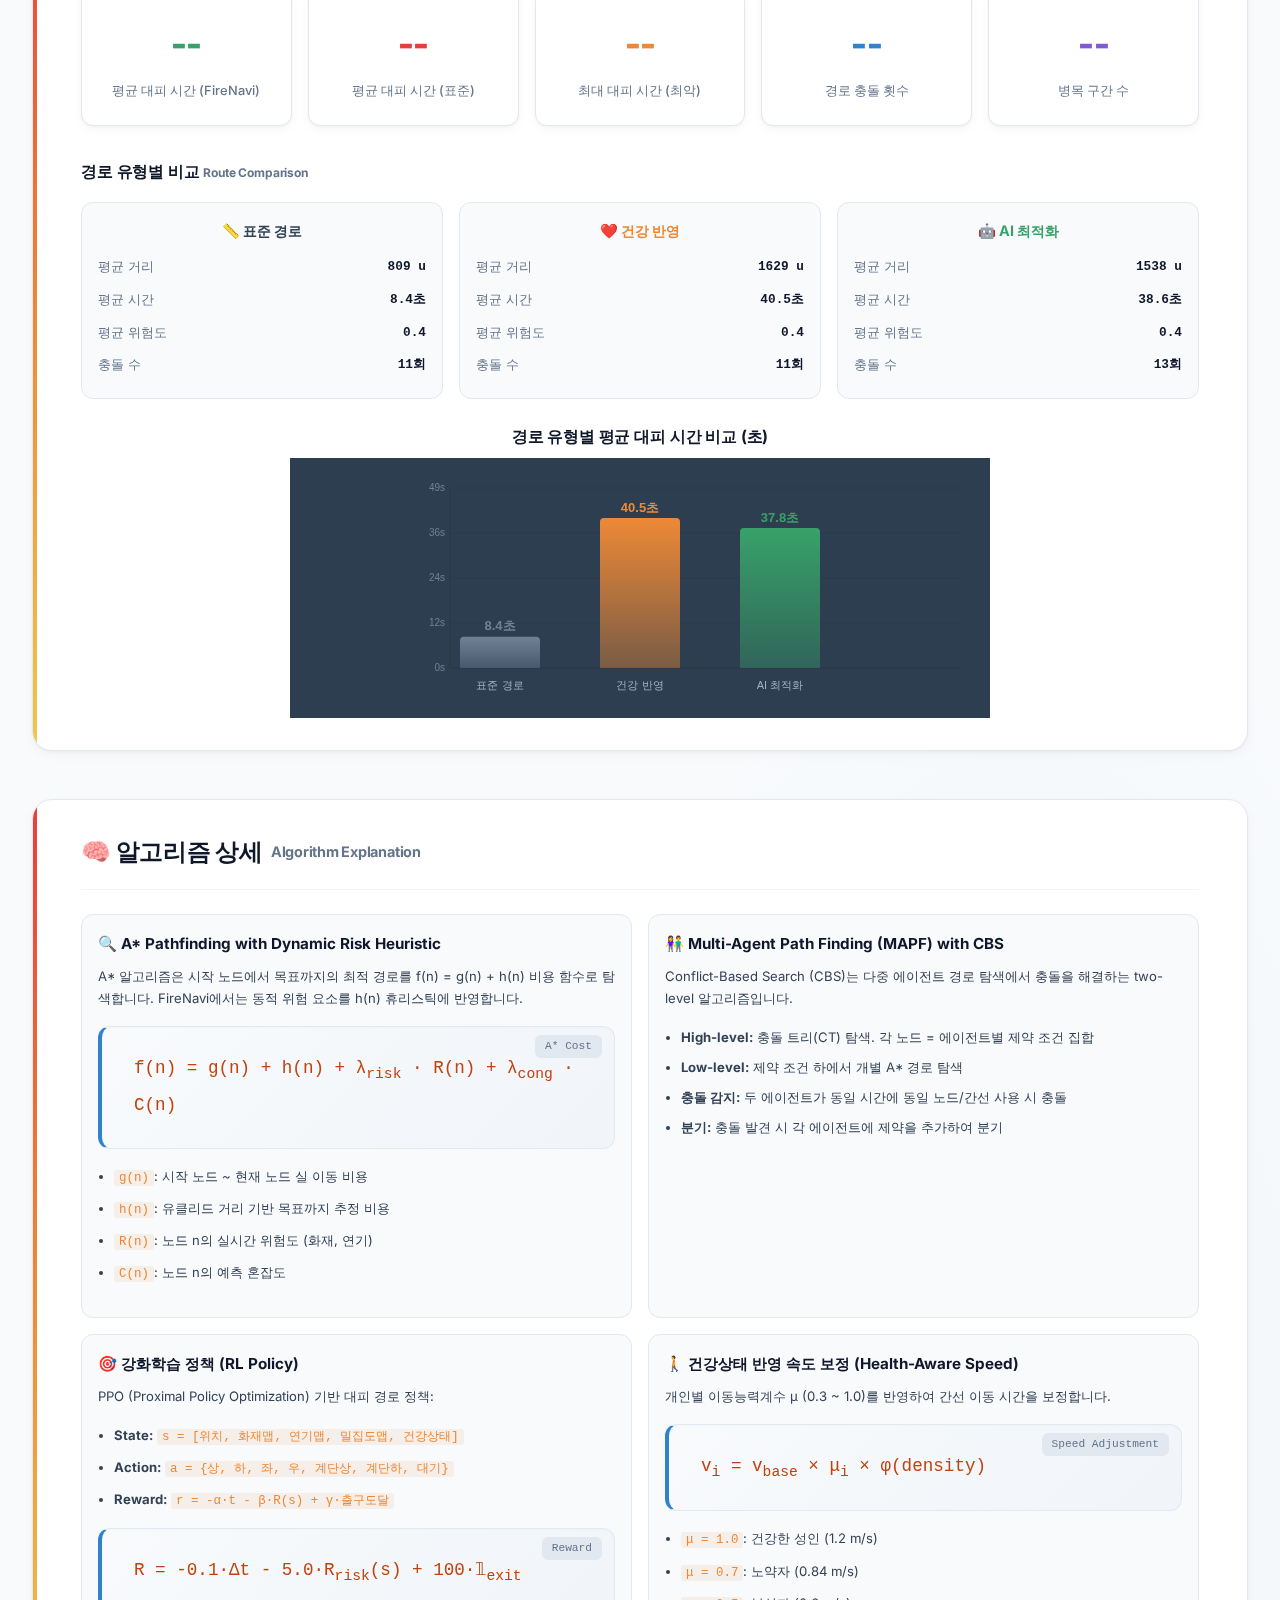
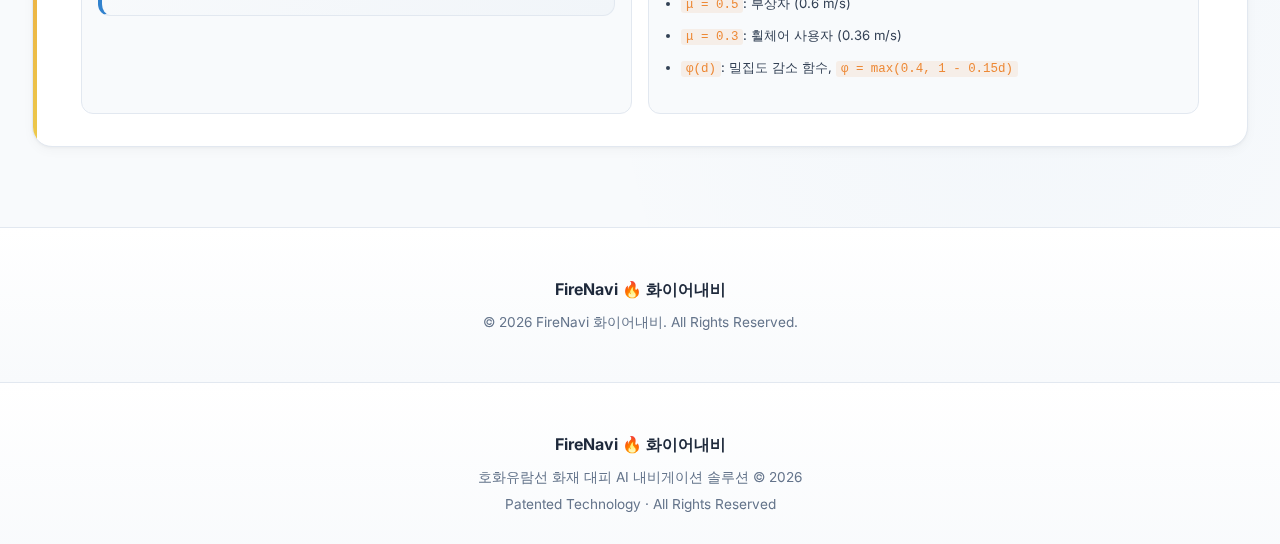
<file: pages/route-optimizer.html>
<!DOCTYPE html>
<html lang="ko">
<head>
  <meta charset="UTF-8">
  <meta name="viewport" content="width=device-width, initial-scale=1.0">
  <title>FireNavi - 대피 경로 최적화 | Route Optimizer</title>
  <link rel="stylesheet" href="../css/style.css">
  <style>
    /* ===== Route Optimizer Page Styles ===== */
    .ro-layout {
      display: grid;
      grid-template-columns: 320px 1fr;
      gap: var(--space-lg);
      margin-bottom: var(--space-xl);
    }

    @media (max-width: 1024px) {
      .ro-layout {
        grid-template-columns: 1fr;
      }
    }

    /* --- Passenger Panel --- */
    .passenger-panel {
      background: var(--bg-card);
      border: 1px solid var(--border);
      border-radius: var(--radius-lg);
      padding: var(--space-md);
      max-height: 620px;
      overflow-y: auto;
    }

    .passenger-panel h3 {
      font-size: 1rem;
      font-weight: 700;
      margin-bottom: var(--space-md);
      display: flex;
      align-items: center;
      gap: 8px;
      color: var(--text-primary);
    }

    .pax-card {
      background: var(--bg-primary);
      border: 1px solid var(--border);
      border-radius: var(--radius-md);
      padding: 12px;
      margin-bottom: var(--space-sm);
      cursor: pointer;
      transition: all 0.2s;
      position: relative;
    }

    .pax-card:hover {
      border-color: var(--border-light);
      background: var(--bg-card-hover);
    }

    .pax-card.selected {
      border-color: var(--fire-orange);
      box-shadow: 0 0 12px rgba(237, 137, 54, 0.25);
    }

    .pax-header {
      display: flex;
      align-items: center;
      justify-content: space-between;
      margin-bottom: 6px;
    }

    .pax-name {
      font-weight: 700;
      font-size: 0.9rem;
      color: var(--text-primary);
    }

    .pax-icon {
      font-size: 1.1rem;
    }

    .pax-details {
      display: grid;
      grid-template-columns: 1fr 1fr;
      gap: 4px;
      font-size: 0.75rem;
      color: var(--text-muted);
    }

    .pax-details span {
      display: flex;
      align-items: center;
      gap: 4px;
    }

    .pax-mobility {
      display: flex;
      align-items: center;
      gap: 4px;
      margin-top: 6px;
    }

    .mobility-bar {
      flex: 1;
      height: 4px;
      background: var(--bg-card);
      border-radius: 2px;
      overflow: hidden;
    }

    .mobility-fill {
      height: 100%;
      border-radius: 2px;
      transition: width 0.3s;
    }

    .pax-needs {
      display: flex;
      gap: 4px;
      margin-top: 6px;
      flex-wrap: wrap;
    }

    .need-tag {
      font-size: 0.65rem;
      padding: 2px 6px;
      border-radius: 8px;
      border: 1px solid var(--border);
      color: var(--text-muted);
    }

    .need-tag--wheelchair { border-color: var(--info); color: var(--info); }
    .need-tag--elderly { border-color: var(--warning); color: var(--warning); }
    .need-tag--child { border-color: var(--accent); color: var(--accent); }
    .need-tag--injured { border-color: var(--danger); color: var(--danger); }

    /* --- Route Details Popup --- */
    .route-details {
      background: var(--bg-primary);
      border: 1px solid var(--border);
      border-radius: var(--radius-md);
      padding: var(--space-md);
      margin-top: var(--space-sm);
      display: none;
    }

    .route-details.visible {
      display: block;
    }

    .route-details h4 {
      font-size: 0.85rem;
      font-weight: 700;
      color: var(--fire-orange);
      margin-bottom: 8px;
    }

    .route-metric {
      display: flex;
      justify-content: space-between;
      font-size: 0.78rem;
      padding: 4px 0;
      border-bottom: 1px solid rgba(255,255,255,0.03);
    }

    .route-metric-label { color: var(--text-muted); }
    .route-metric-value { color: var(--text-primary); font-weight: 600; }

    .alt-routes {
      margin-top: 8px;
    }

    .alt-route-item {
      font-size: 0.72rem;
      color: var(--text-muted);
      padding: 3px 0;
      cursor: pointer;
      transition: color 0.2s;
    }

    .alt-route-item:hover {
      color: var(--text-primary);
    }

    /* --- Canvas Area --- */
    .canvas-area {
      background: var(--bg-card);
      border: 1px solid var(--border);
      border-radius: var(--radius-lg);
      overflow: hidden;
    }

    .canvas-toolbar {
      display: flex;
      align-items: center;
      gap: var(--space-sm);
      padding: 10px var(--space-md);
      background: var(--bg-primary);
      border-bottom: 1px solid var(--border);
      flex-wrap: wrap;
    }

    .canvas-toolbar label {
      font-size: 0.78rem;
      color: var(--text-muted);
      display: flex;
      align-items: center;
      gap: 4px;
    }

    #deckCanvas {
      display: block;
      width: 100%;
      cursor: crosshair;
    }

    .canvas-legend {
      display: flex;
      align-items: center;
      gap: var(--space-md);
      padding: 8px var(--space-md);
      background: var(--bg-primary);
      border-top: 1px solid var(--border);
      flex-wrap: wrap;
    }

    .legend-item {
      display: flex;
      align-items: center;
      gap: 5px;
      font-size: 0.72rem;
      color: var(--text-muted);
    }

    .legend-dot {
      width: 10px;
      height: 10px;
      border-radius: 50%;
    }

    .legend-dot--square {
      border-radius: 2px;
    }

    /* --- Controls --- */
    .controls-panel {
      background: var(--bg-card);
      border: 1px solid var(--border);
      border-radius: var(--radius-lg);
      padding: var(--space-lg);
      margin-bottom: var(--space-lg);
    }

    .controls-row {
      display: flex;
      flex-wrap: wrap;
      gap: var(--space-md);
      align-items: flex-end;
    }

    .control-group {
      display: flex;
      flex-direction: column;
      gap: 4px;
    }

    .control-group label {
      font-size: 0.78rem;
      font-weight: 600;
      color: var(--text-muted);
    }

    .control-group input[type="range"] {
      width: 160px;
      accent-color: var(--fire-orange);
    }

    .control-group input[type="checkbox"] {
      accent-color: var(--fire-orange);
    }

    .range-val {
      font-size: 0.75rem;
      color: var(--fire-orange);
      font-family: var(--font-mono);
    }

    .ctrl-btn {
      display: inline-flex;
      align-items: center;
      gap: 6px;
      padding: 8px 16px;
      border-radius: var(--radius-sm);
      border: 1px solid var(--border);
      background: var(--bg-primary);
      color: var(--text-primary);
      font-size: 0.82rem;
      font-weight: 600;
      cursor: pointer;
      transition: all 0.2s;
    }

    .ctrl-btn:hover {
      background: var(--bg-card-hover);
      border-color: var(--border-light);
    }

    .ctrl-btn--fire {
      background: rgba(229, 62, 62, 0.15);
      border-color: var(--danger);
      color: var(--danger);
    }

    .ctrl-btn--fire:hover {
      background: rgba(229, 62, 62, 0.3);
    }

    .ctrl-btn--fire.active-mode {
      background: var(--danger);
      color: #fff;
    }

    .ctrl-btn--run {
      background: var(--gradient-fire);
      border-color: var(--fire-orange);
      color: #fff;
    }

    .ctrl-btn--run:hover {
      opacity: 0.9;
    }

    .ctrl-btn--multi {
      background: rgba(49, 130, 206, 0.15);
      border-color: var(--info);
      color: var(--info);
    }

    .ctrl-btn--multi:hover {
      background: rgba(49, 130, 206, 0.3);
    }

    .checkbox-row {
      display: flex;
      align-items: center;
      gap: 6px;
      font-size: 0.82rem;
      color: var(--text-secondary);
      cursor: pointer;
    }

    /* --- Comparison Stats --- */
    .comparison-section {
      margin-top: var(--space-lg);
    }

    .comparison-grid {
      display: grid;
      grid-template-columns: repeat(3, 1fr);
      gap: var(--space-md);
      margin-top: var(--space-md);
    }

    @media (max-width: 768px) {
      .comparison-grid {
        grid-template-columns: 1fr;
      }
    }

    .comparison-col {
      background: var(--bg-primary);
      border: 1px solid var(--border);
      border-radius: var(--radius-md);
      padding: var(--space-md);
    }

    .comparison-col h4 {
      font-size: 0.9rem;
      font-weight: 700;
      margin-bottom: var(--space-sm);
      text-align: center;
    }

    .comparison-col .metric-row {
      display: flex;
      justify-content: space-between;
      padding: 5px 0;
      font-size: 0.8rem;
      border-bottom: 1px solid rgba(255,255,255,0.03);
    }

    .metric-row .mlabel { color: var(--text-muted); }
    .metric-row .mval { font-weight: 700; font-family: var(--font-mono); }

    /* --- Bar Chart Area --- */
    .bar-chart-area {
      margin-top: var(--space-lg);
    }

    #barChartCanvas {
      display: block;
      width: 100%;
      max-width: 700px;
      margin: 0 auto;
    }

    /* --- Algorithm Section --- */
    .algo-grid {
      display: grid;
      grid-template-columns: 1fr 1fr;
      gap: var(--space-md);
    }

    @media (max-width: 768px) {
      .algo-grid {
        grid-template-columns: 1fr;
      }
    }

    .algo-card {
      background: var(--bg-primary);
      border: 1px solid var(--border);
      border-radius: var(--radius-md);
      padding: var(--space-md);
    }

    .algo-card h4 {
      font-size: 0.95rem;
      font-weight: 700;
      margin-bottom: var(--space-sm);
      display: flex;
      align-items: center;
      gap: 6px;
      color: var(--text-primary);
    }

    .algo-card p, .algo-card li {
      font-size: 0.82rem;
      color: var(--text-secondary);
      line-height: 1.7;
    }

    .algo-card ul {
      padding-left: var(--space-md);
    }

    .algo-card code {
      font-family: var(--font-mono);
      font-size: 0.78rem;
      color: var(--fire-orange);
      background: rgba(237, 137, 54, 0.1);
      padding: 1px 5px;
      border-radius: 3px;
    }

    /* Fire set mode indicator */
    .fire-mode-indicator {
      display: none;
      padding: 6px 12px;
      background: rgba(229,62,62,0.2);
      border: 1px solid var(--danger);
      border-radius: var(--radius-sm);
      color: var(--danger);
      font-size: 0.8rem;
      font-weight: 600;
      animation: pulse 1.5s infinite;
    }

    .fire-mode-indicator.visible {
      display: inline-flex;
      align-items: center;
      gap: 6px;
    }
  </style>
</head>
<body>
  <div class="page-wrapper">
    <!-- NAVIGATION -->
    <nav class="top-nav">
      <div class="nav-inner">
        <a href="../index.html" class="nav-brand">
          <span class="fire-icon">&#x1F525;</span>
          <span>FireNavi</span>
          <span class="nav-tagline">호화유람선 화재 대피 AI 내비게이션</span>
        </a>
        <ul class="nav-links">
          <li><a href="../index.html">Dashboard</a></li>
          <li><a href="a-technical-formulation.html">A. 기술수식화</a></li>
          <li><a href="b-industrial-architecture.html">B. 산업아키텍처</a></li>
          <li><a href="c-shipyard-proposal.html">C. 조선소제안</a></li>
          <li><a href="d-insurance-risk-model.html">D. 보험리스크</a></li>
          <li><a href="simulation.html">시뮬레이션</a></li>
          <li><a href="risk-map.html">위험지도</a></li>
          <li><a href="route-optimizer.html" class="active">경로최적화</a></li>
        </ul>
        <button class="nav-mobile-toggle">&#9776;</button>
      </div>
    </nav>

    <!-- PAGE HEADER -->
    <div class="main-content">
      <div class="container">
        <div class="page-header">
          <div class="breadcrumb">
            <a href="../index.html">Home</a>
            <span>/</span>
            <span>대피 경로 최적화</span>
          </div>
          <h1 class="page-title">대피 경로 최적화 <span class="text-muted" style="font-size:0.6em;">Evacuation Route Optimization</span></h1>
          <p class="page-desc">
            A* Pathfinding, Multi-Agent Path Finding (MAPF), 건강상태 반영 경로 설계를 통한
            최적 대피 경로 계산. 승객별 맞춤 경로를 실시간으로 시각화합니다.
          </p>
        </div>

        <!-- OPTIMIZATION CONTROLS -->
        <div class="controls-panel">
          <h3 style="font-size:1rem; font-weight:700; margin-bottom:var(--space-md); display:flex; align-items:center; gap:8px;">
            &#x2699;&#xFE0F; 최적화 제어판 <span class="text-muted" style="font-size:0.75em;">Optimization Controls</span>
          </h3>
          <div class="controls-row">
            <button class="ctrl-btn ctrl-btn--fire" id="btnSetFire" title="클릭 후 캔버스에서 노드를 클릭하세요">
              &#x1F525; 화재 위치 설정
            </button>
            <button class="ctrl-btn ctrl-btn--run" id="btnOptimize">
              &#x26A1; 최적화 실행
            </button>
            <button class="ctrl-btn ctrl-btn--multi" id="btnShowAll">
              &#x1F465; 전체 대피 경로 표시
            </button>
            <div class="control-group">
              <label>혼잡도 패널티 <span class="range-val" id="congValLabel">0.50</span></label>
              <input type="range" id="congestionPenalty" min="0" max="1" step="0.05" value="0.50">
            </div>
            <div class="control-group">
              <label>위험도 패널티 <span class="range-val" id="riskValLabel">0.70</span></label>
              <input type="range" id="riskPenalty" min="0" max="1" step="0.05" value="0.70">
            </div>
            <label class="checkbox-row">
              <input type="checkbox" id="chkWheelchair"> 휠체어 경로만
            </label>
            <label class="checkbox-row">
              <input type="checkbox" id="chkCollision" checked> 충돌 최소화
            </label>
            <span class="fire-mode-indicator" id="fireModeIndicator">&#x1F525; 화재 설정 모드 - 노드를 클릭하세요</span>
          </div>
        </div>

        <!-- TABS: Route Type -->
        <div class="content-section" style="padding:0; overflow:hidden;">
          <div class="tabs">
            <button class="tab-btn active" data-tab="tab-standard">&#x1F4CF; 표준 경로</button>
            <button class="tab-btn" data-tab="tab-health">&#x2764;&#xFE0F; 건강상태 반영 경로</button>
            <button class="tab-btn" data-tab="tab-rl">&#x1F916; AI 최적화 경로</button>
          </div>
          <div class="tab-content active" id="tab-standard">
            <div style="padding: 4px var(--space-md) var(--space-md);">
              <p style="font-size:0.85rem; color:var(--text-secondary); margin:0;">
                <strong>표준 경로 (Standard Route)</strong> - 거리 기반 최단 경로. Dijkstra/A* 알고리즘으로 계산.
                건강상태 무관, 순수 거리 + 위험도 패널티만 반영.
              </p>
            </div>
          </div>
          <div class="tab-content" id="tab-health">
            <div style="padding: 4px var(--space-md) var(--space-md);">
              <p style="font-size:0.85rem; color:var(--text-secondary); margin:0;">
                <strong>건강상태 반영 경로 (Health-Aware Route)</strong> - 이동속도 = v<sub>base</sub> &times; &mu; (이동능력계수).
                휠체어/노약자/부상자의 이동속도 감소를 반영하여 계단 회피, 넓은 통로 우선 경로 계산.
              </p>
            </div>
          </div>
          <div class="tab-content" id="tab-rl">
            <div style="padding: 4px var(--space-md) var(--space-md);">
              <p style="font-size:0.85rem; color:var(--text-secondary); margin:0;">
                <strong>AI 최적화 경로 (RL-Optimized Route)</strong> - 강화학습 정책 기반 경로.
                혼잡도 예측, 연기 확산 예측, 다중 에이전트 충돌 회피를 동시에 고려한 최적 경로.
              </p>
            </div>
          </div>
        </div>

        <!-- MAIN LAYOUT: Passengers + Canvas -->
        <div class="ro-layout" style="margin-top: var(--space-lg);">
          <!-- LEFT: Passenger Panel -->
          <div class="passenger-panel" id="passengerPanel">
            <h3>&#x1F6B6; 승객 프로필 <span class="text-muted" style="font-size:0.75em;">Passengers</span></h3>
            <!-- Passenger cards injected by JS -->
          </div>

          <!-- RIGHT: Canvas -->
          <div class="canvas-area">
            <div class="canvas-toolbar">
              <span style="font-size:0.82rem; font-weight:700; color:var(--text-primary);">&#x1F6F3;&#xFE0F; 선박 갑판 그래프</span>
              <span style="font-size:0.72rem; color:var(--text-muted); margin-left:auto;">Deck 2 - Passenger Deck</span>
            </div>
            <canvas id="deckCanvas" width="900" height="550"></canvas>
            <div class="canvas-legend">
              <div class="legend-item"><span class="legend-dot" style="background:#4299E1;"></span> 객실 Cabin</div>
              <div class="legend-item"><span class="legend-dot" style="background:#718096;"></span> 복도 Corridor</div>
              <div class="legend-item"><span class="legend-dot legend-dot--square" style="background:#ED8936;"></span> 계단 Stairway</div>
              <div class="legend-item"><span class="legend-dot" style="background:#38A169; width:14px; height:14px;"></span> 출구/집결지 Exit</div>
              <div class="legend-item"><span class="legend-dot" style="background:#E53E3E; box-shadow:0 0 6px rgba(229,62,62,0.6);"></span> 화재 구역 Fire</div>
              <div class="legend-item"><span style="display:inline-block;width:20px;height:3px;background:linear-gradient(90deg,#38A169,#ECC94B,#E53E3E);border-radius:2px;"></span> 간선 위험도</div>
            </div>
          </div>
        </div>

        <!-- ROUTE DETAILS Panel (below canvas) -->
        <div class="route-details visible" id="routeDetailsPanel" style="margin-bottom:var(--space-lg);">
          <h4>&#x1F4CA; 경로 상세 정보 <span class="text-muted" style="font-weight:400; font-size:0.8em;">Route Details</span></h4>
          <p style="font-size:0.82rem; color:var(--text-muted);">승객을 선택하면 경로 상세 정보가 표시됩니다.</p>
          <div id="routeMetrics"></div>
        </div>

        <!-- STATISTICS DASHBOARD -->
        <div class="content-section">
          <h2>&#x1F4CA; 대피 통계 대시보드 <span class="text-muted" style="font-size:0.6em;">Evacuation Statistics</span></h2>
          <div class="stat-grid" id="statGrid">
            <div class="stat-card">
              <div class="stat-value stat-value--safe" id="statAvgTime">--</div>
              <div class="stat-label">평균 대피 시간 (FireNavi)</div>
            </div>
            <div class="stat-card">
              <div class="stat-value stat-value--danger" id="statAvgTimeStd">--</div>
              <div class="stat-label">평균 대피 시간 (표준)</div>
            </div>
            <div class="stat-card">
              <div class="stat-value stat-value--warning" id="statMaxTime">--</div>
              <div class="stat-label">최대 대피 시간 (최악)</div>
            </div>
            <div class="stat-card">
              <div class="stat-value stat-value--info" id="statConflicts">--</div>
              <div class="stat-label">경로 충돌 횟수</div>
            </div>
            <div class="stat-card">
              <div class="stat-value stat-value--accent" id="statBottlenecks">--</div>
              <div class="stat-label">병목 구간 수</div>
            </div>
          </div>

          <!-- Comparison Section -->
          <div class="comparison-section">
            <h3 style="font-size:1rem; font-weight:700; margin-bottom:var(--space-sm);">경로 유형별 비교 <span class="text-muted" style="font-size:0.75em;">Route Comparison</span></h3>
            <div class="comparison-grid" id="comparisonGrid">
              <div class="comparison-col">
                <h4 style="color:var(--text-secondary);">&#x1F4CF; 표준 경로</h4>
                <div class="metric-row"><span class="mlabel">평균 거리</span><span class="mval" id="cmpStdDist">--</span></div>
                <div class="metric-row"><span class="mlabel">평균 시간</span><span class="mval" id="cmpStdTime">--</span></div>
                <div class="metric-row"><span class="mlabel">평균 위험도</span><span class="mval" id="cmpStdRisk">--</span></div>
                <div class="metric-row"><span class="mlabel">충돌 수</span><span class="mval" id="cmpStdConf">--</span></div>
              </div>
              <div class="comparison-col">
                <h4 style="color:var(--fire-orange);">&#x2764;&#xFE0F; 건강 반영</h4>
                <div class="metric-row"><span class="mlabel">평균 거리</span><span class="mval" id="cmpHpDist">--</span></div>
                <div class="metric-row"><span class="mlabel">평균 시간</span><span class="mval" id="cmpHpTime">--</span></div>
                <div class="metric-row"><span class="mlabel">평균 위험도</span><span class="mval" id="cmpHpRisk">--</span></div>
                <div class="metric-row"><span class="mlabel">충돌 수</span><span class="mval" id="cmpHpConf">--</span></div>
              </div>
              <div class="comparison-col">
                <h4 style="color:var(--safe);">&#x1F916; AI 최적화</h4>
                <div class="metric-row"><span class="mlabel">평균 거리</span><span class="mval" id="cmpRlDist">--</span></div>
                <div class="metric-row"><span class="mlabel">평균 시간</span><span class="mval" id="cmpRlTime">--</span></div>
                <div class="metric-row"><span class="mlabel">평균 위험도</span><span class="mval" id="cmpRlRisk">--</span></div>
                <div class="metric-row"><span class="mlabel">충돌 수</span><span class="mval" id="cmpRlConf">--</span></div>
              </div>
            </div>
          </div>

          <!-- Bar Chart -->
          <div class="bar-chart-area">
            <h3 style="font-size:1rem; font-weight:700; margin:var(--space-lg) 0 var(--space-sm); text-align:center;">
              경로 유형별 평균 대피 시간 비교 (초)
            </h3>
            <canvas id="barChartCanvas" width="700" height="260"></canvas>
          </div>
        </div>

        <!-- ALGORITHM EXPLANATION -->
        <div class="content-section">
          <h2>&#x1F9E0; 알고리즘 상세 <span class="text-muted" style="font-size:0.6em;">Algorithm Explanation</span></h2>
          <div class="algo-grid">
            <div class="algo-card">
              <h4>&#x1F50D; A* Pathfinding with Dynamic Risk Heuristic</h4>
              <p>
                A* 알고리즘은 시작 노드에서 목표까지의 최적 경로를 f(n) = g(n) + h(n) 비용 함수로 탐색합니다.
                FireNavi에서는 동적 위험 요소를 h(n) 휴리스틱에 반영합니다.
              </p>
              <div class="formula-block" style="margin-top:8px;">
                <span class="formula-label">A* Cost</span>
                <div class="math">
                  f(n) = g(n) + h(n) + &lambda;<sub>risk</sub> &middot; R(n) + &lambda;<sub>cong</sub> &middot; C(n)
                </div>
              </div>
              <ul style="margin-top:8px;">
                <li><code>g(n)</code>: 시작 노드 ~ 현재 노드 실 이동 비용</li>
                <li><code>h(n)</code>: 유클리드 거리 기반 목표까지 추정 비용</li>
                <li><code>R(n)</code>: 노드 n의 실시간 위험도 (화재, 연기)</li>
                <li><code>C(n)</code>: 노드 n의 예측 혼잡도</li>
              </ul>
            </div>

            <div class="algo-card">
              <h4>&#x1F46B; Multi-Agent Path Finding (MAPF) with CBS</h4>
              <p>
                Conflict-Based Search (CBS)는 다중 에이전트 경로 탐색에서 충돌을 해결하는 two-level 알고리즘입니다.
              </p>
              <ul>
                <li><strong>High-level:</strong> 충돌 트리(CT) 탐색. 각 노드 = 에이전트별 제약 조건 집합</li>
                <li><strong>Low-level:</strong> 제약 조건 하에서 개별 A* 경로 탐색</li>
                <li><strong>충돌 감지:</strong> 두 에이전트가 동일 시간에 동일 노드/간선 사용 시 충돌</li>
                <li><strong>분기:</strong> 충돌 발견 시 각 에이전트에 제약을 추가하여 분기</li>
              </ul>
            </div>

            <div class="algo-card">
              <h4>&#x1F3AF; 강화학습 정책 (RL Policy)</h4>
              <p>PPO (Proximal Policy Optimization) 기반 대피 경로 정책:</p>
              <ul>
                <li><strong>State:</strong> <code>s = [위치, 화재맵, 연기맵, 밀집도맵, 건강상태]</code></li>
                <li><strong>Action:</strong> <code>a = {상, 하, 좌, 우, 계단상, 계단하, 대기}</code></li>
                <li><strong>Reward:</strong> <code>r = -&alpha;&middot;t - &beta;&middot;R(s) + &gamma;&middot;출구도달</code></li>
              </ul>
              <div class="formula-block" style="margin-top:8px;">
                <span class="formula-label">Reward</span>
                <div class="math">
                  R = -0.1&middot;&Delta;t - 5.0&middot;R<sub>risk</sub>(s) + 100&middot;&#x1D7D9;<sub>exit</sub>
                </div>
              </div>
            </div>

            <div class="algo-card">
              <h4>&#x1F6B6; 건강상태 반영 속도 보정 (Health-Aware Speed)</h4>
              <p>
                개인별 이동능력계수 &mu; (0.3 ~ 1.0)를 반영하여 간선 이동 시간을 보정합니다.
              </p>
              <div class="formula-block" style="margin-top:8px;">
                <span class="formula-label">Speed Adjustment</span>
                <div class="math">
                  v<sub>i</sub> = v<sub>base</sub> &times; &mu;<sub>i</sub> &times; &phi;(density)
                </div>
              </div>
              <ul style="margin-top:8px;">
                <li><code>&mu; = 1.0</code>: 건강한 성인 (1.2 m/s)</li>
                <li><code>&mu; = 0.7</code>: 노약자 (0.84 m/s)</li>
                <li><code>&mu; = 0.5</code>: 부상자 (0.6 m/s)</li>
                <li><code>&mu; = 0.3</code>: 휠체어 사용자 (0.36 m/s)</li>
                <li><code>&phi;(d)</code>: 밀집도 감소 함수, <code>&phi; = max(0.4, 1 - 0.15d)</code></li>
              </ul>
            </div>
          </div>
        </div>

      </div><!-- /.container -->
    </div><!-- /.main-content -->

    <!-- FOOTER -->
    <footer class="footer">
      <div class="footer-brand">FireNavi &#x1F525; 화이어내비</div>
      <p>&copy; 2026 FireNavi 화이어내비. All Rights Reserved.</p>
    </footer>
  </div>

  <script src="../js/main.js"></script>
  <script>
  (function() {
    'use strict';

    // ===================================================================
    // SHIP DECK GRAPH DATA STRUCTURE
    // ===================================================================

    // Node types: cabin, corridor, stairway, exit, fire
    const NODE_TYPES = {
      CABIN: 'cabin',
      CORRIDOR: 'corridor',
      STAIRWAY: 'stairway',
      EXIT: 'exit',
      FIRE: 'fire'
    };

    // Nodes: id, x, y, type, label, wheelchairAccessible
    const nodes = [
      // --- Port-side cabins (top row) ---
      { id: 0,  x: 90,  y: 60,  type: 'cabin',    label: 'C-101', accessible: true },
      { id: 1,  x: 170, y: 60,  type: 'cabin',    label: 'C-102', accessible: true },
      { id: 2,  x: 250, y: 60,  type: 'cabin',    label: 'C-103', accessible: true },
      { id: 3,  x: 330, y: 60,  type: 'cabin',    label: 'C-104', accessible: true },
      { id: 4,  x: 450, y: 60,  type: 'cabin',    label: 'C-105', accessible: true },
      { id: 5,  x: 530, y: 60,  type: 'cabin',    label: 'C-106', accessible: true },
      { id: 6,  x: 610, y: 60,  type: 'cabin',    label: 'C-107', accessible: true },
      { id: 7,  x: 730, y: 60,  type: 'cabin',    label: 'C-108', accessible: true },

      // --- Main corridor (horizontal, top) ---
      { id: 8,  x: 90,  y: 130, type: 'corridor', label: 'H1-A',  accessible: true },
      { id: 9,  x: 170, y: 130, type: 'corridor', label: 'H1-B',  accessible: true },
      { id: 10, x: 250, y: 130, type: 'corridor', label: 'H1-C',  accessible: true },
      { id: 11, x: 330, y: 130, type: 'corridor', label: 'H1-D',  accessible: true },
      { id: 12, x: 410, y: 130, type: 'corridor', label: 'H1-E',  accessible: true },
      { id: 13, x: 490, y: 130, type: 'corridor', label: 'H1-F',  accessible: true },
      { id: 14, x: 570, y: 130, type: 'corridor', label: 'H1-G',  accessible: true },
      { id: 15, x: 650, y: 130, type: 'corridor', label: 'H1-H',  accessible: true },
      { id: 16, x: 730, y: 130, type: 'corridor', label: 'H1-I',  accessible: true },
      { id: 17, x: 810, y: 130, type: 'corridor', label: 'H1-J',  accessible: true },

      // --- Stairways ---
      { id: 18, x: 50,  y: 200, type: 'stairway', label: 'ST-A',  accessible: false },
      { id: 19, x: 410, y: 200, type: 'stairway', label: 'ST-B',  accessible: false },
      { id: 20, x: 810, y: 200, type: 'stairway', label: 'ST-C',  accessible: false },

      // --- Central cross corridors ---
      { id: 21, x: 210, y: 200, type: 'corridor', label: 'X-1',   accessible: true },
      { id: 22, x: 610, y: 200, type: 'corridor', label: 'X-2',   accessible: true },

      // --- Main corridor (horizontal, bottom) ---
      { id: 23, x: 90,  y: 280, type: 'corridor', label: 'H2-A',  accessible: true },
      { id: 24, x: 170, y: 280, type: 'corridor', label: 'H2-B',  accessible: true },
      { id: 25, x: 250, y: 280, type: 'corridor', label: 'H2-C',  accessible: true },
      { id: 26, x: 330, y: 280, type: 'corridor', label: 'H2-D',  accessible: true },
      { id: 27, x: 410, y: 280, type: 'corridor', label: 'H2-E',  accessible: true },
      { id: 28, x: 490, y: 280, type: 'corridor', label: 'H2-F',  accessible: true },
      { id: 29, x: 570, y: 280, type: 'corridor', label: 'H2-G',  accessible: true },
      { id: 30, x: 650, y: 280, type: 'corridor', label: 'H2-H',  accessible: true },
      { id: 31, x: 730, y: 280, type: 'corridor', label: 'H2-I',  accessible: true },
      { id: 32, x: 810, y: 280, type: 'corridor', label: 'H2-J',  accessible: true },

      // --- Starboard-side cabins (bottom row) ---
      { id: 33, x: 90,  y: 360, type: 'cabin',    label: 'C-201', accessible: true },
      { id: 34, x: 170, y: 360, type: 'cabin',    label: 'C-202', accessible: true },
      { id: 35, x: 330, y: 360, type: 'cabin',    label: 'C-203', accessible: true },
      { id: 36, x: 490, y: 360, type: 'cabin',    label: 'C-204', accessible: true },
      { id: 37, x: 650, y: 360, type: 'cabin',    label: 'C-205', accessible: true },
      { id: 38, x: 730, y: 360, type: 'cabin',    label: 'C-206', accessible: true },

      // --- Exits / Muster stations ---
      { id: 39, x: 50,  y: 430, type: 'exit',     label: 'EXIT-A (Muster)', accessible: true },
      { id: 40, x: 430, y: 470, type: 'exit',     label: 'EXIT-B (Muster)', accessible: true },
      { id: 41, x: 830, y: 430, type: 'exit',     label: 'EXIT-C (Muster)', accessible: true },

      // --- Elevator (wheelchair accessible vertical link) ---
      { id: 42, x: 410, y: 400, type: 'corridor', label: 'ELV-1', accessible: true },
    ];

    // Edges: [fromId, toId, capacity (width), risk (0-1), distance]
    // capacity: 1=narrow, 2=normal, 3=wide
    const edges = [
      // Cabin-to-corridor (port side)
      [0, 8,   1, 0.0, 70],
      [1, 9,   1, 0.0, 70],
      [2, 10,  1, 0.0, 70],
      [3, 11,  1, 0.0, 70],
      [4, 13,  1, 0.0, 70],
      [5, 13,  1, 0.0, 75],
      [6, 14,  1, 0.0, 70],
      [7, 16,  1, 0.0, 70],

      // Top corridor horizontal
      [8, 9,   3, 0.0, 80],
      [9, 10,  3, 0.0, 80],
      [10, 11, 3, 0.0, 80],
      [11, 12, 3, 0.0, 80],
      [12, 13, 3, 0.0, 80],
      [13, 14, 3, 0.0, 80],
      [14, 15, 3, 0.0, 80],
      [15, 16, 3, 0.0, 80],
      [16, 17, 3, 0.0, 80],

      // Corridor-to-stairway (top)
      [8, 18,  2, 0.0, 80],
      [12, 19, 2, 0.0, 80],
      [17, 20, 2, 0.0, 80],

      // Cross corridors
      [10, 21, 2, 0.0, 70],
      [21, 25, 2, 0.0, 80],
      [14, 22, 2, 0.0, 70],
      [22, 29, 2, 0.0, 80],

      // Stairway-to-bottom corridor
      [18, 23, 2, 0.0, 80],
      [19, 27, 2, 0.0, 80],
      [20, 32, 2, 0.0, 80],

      // Bottom corridor horizontal
      [23, 24, 3, 0.0, 80],
      [24, 25, 3, 0.0, 80],
      [25, 26, 3, 0.0, 80],
      [26, 27, 3, 0.0, 80],
      [27, 28, 3, 0.0, 80],
      [28, 29, 3, 0.0, 80],
      [29, 30, 3, 0.0, 80],
      [30, 31, 3, 0.0, 80],
      [31, 32, 3, 0.0, 80],

      // Cabin-to-corridor (starboard side)
      [23, 33, 1, 0.0, 80],
      [24, 34, 1, 0.0, 80],
      [26, 35, 1, 0.0, 80],
      [28, 36, 1, 0.0, 80],
      [30, 37, 1, 0.0, 80],
      [31, 38, 1, 0.0, 80],

      // Bottom corridor to exits
      [23, 39, 2, 0.0, 150],
      [27, 42, 2, 0.0, 120],
      [42, 40, 2, 0.0, 70],
      [32, 41, 2, 0.0, 150],

      // Additional connections for more routes
      [18, 39, 2, 0.0, 230],
      [20, 41, 2, 0.0, 230],
      [19, 42, 2, 0.0, 200],
    ];

    // Build adjacency list
    const adj = {};
    nodes.forEach(n => { adj[n.id] = []; });
    edges.forEach(([a, b, cap, risk, dist]) => {
      adj[a].push({ to: b, capacity: cap, risk: risk, distance: dist });
      adj[b].push({ to: a, capacity: cap, risk: risk, distance: dist });
    });

    // ===================================================================
    // PASSENGERS
    // ===================================================================
    const passengers = [
      { id: 0, name: '김민수', age: 35, health: 'healthy',    icon: '\u{1F468}',    mobility: 1.0, cabin: 'C-102', nodeId: 1,  needs: [],           color: '#4299E1' },
      { id: 1, name: '이정희', age: 72, health: 'elderly',    icon: '\u{1F475}',    mobility: 0.6, cabin: 'C-104', nodeId: 3,  needs: ['elderly'],  color: '#ED8936' },
      { id: 2, name: '박수진', age: 28, health: 'healthy',    icon: '\u{1F469}',    mobility: 0.95,cabin: 'C-201', nodeId: 33, needs: [],           color: '#B794F4' },
      { id: 3, name: '최동원', age: 45, health: 'injured',    icon: '\u{1F9D1}\u{200D}\u{1F9BD}', mobility: 0.3, cabin: 'C-105', nodeId: 4,  needs: ['wheelchair'], color: '#FC8181' },
      { id: 4, name: '장서윤', age: 8,  health: 'child',      icon: '\u{1F467}',    mobility: 0.7, cabin: 'C-203', nodeId: 35, needs: ['child'],    color: '#F687B3' },
      { id: 5, name: '송재현', age: 55, health: 'injured',    icon: '\u{1F9D1}',    mobility: 0.5, cabin: 'C-107', nodeId: 6,  needs: ['injured'],  color: '#68D391' },
      { id: 6, name: '윤하나', age: 30, health: 'healthy',    icon: '\u{1F469}',    mobility: 1.0, cabin: 'C-205', nodeId: 37, needs: [],           color: '#63B3ED' },
      { id: 7, name: '정태호', age: 68, health: 'elderly',    icon: '\u{1F474}',    mobility: 0.55,cabin: 'C-206', nodeId: 38, needs: ['elderly'],  color: '#FBD38D' },
    ];

    // ===================================================================
    // STATE
    // ===================================================================
    let selectedPassenger = null;
    let fireNodes = new Set();
    let fireSetMode = false;
    let currentRouteMode = 'standard'; // 'standard', 'health', 'rl'
    let showAllRoutes = false;
    let allRoutes = {};       // passengerID -> { path, cost, time, risk }
    let animPhase = 0;        // for animated dashes
    let congestionPenalty = 0.5;
    let riskPenalty = 0.7;
    let wheelchairOnly = false;
    let collisionMin = true;

    // Canvas
    const canvas = document.getElementById('deckCanvas');
    const ctx = canvas.getContext('2d');
    let canvasScale = 1;

    // Set initial fire on a node
    fireNodes.add(12); // H1-E corridor, center of ship

    // ===================================================================
    // DIJKSTRA / A* IMPLEMENTATION
    // ===================================================================
    function heuristic(a, b) {
      const dx = nodes[a].x - nodes[b].x;
      const dy = nodes[a].y - nodes[b].y;
      return Math.sqrt(dx * dx + dy * dy);
    }

    function computeEdgeWeight(edge, mobilityFactor, mode) {
      let baseDist = edge.distance;
      let riskPen = 1 + riskPenalty * edge.risk * 10;
      let capFactor = 1 / Math.max(edge.capacity, 0.5);
      let congFactor = 1 + congestionPenalty * capFactor;

      let weight = baseDist * riskPen * congFactor;

      // Fire blocked edges: extremely high cost
      if (fireNodes.has(edge.to)) {
        weight += 100000;
      }

      // Health-aware: slow mobility increases time cost
      if (mode === 'health' || mode === 'rl') {
        weight = weight / Math.max(mobilityFactor, 0.1);
      }

      // RL mode adds a small noise for "learned policy" variation
      if (mode === 'rl') {
        weight *= (0.85 + Math.random() * 0.15);  // simulate RL optimization finding better routes
      }

      return weight;
    }

    function aStar(startId, goalIds, mobilityFactor, mode, avoidNodes) {
      // goalIds: array of possible exit node IDs
      avoidNodes = avoidNodes || new Set();

      const openSet = new MinHeap();
      const gScore = {};
      const fScore = {};
      const cameFrom = {};
      const closedSet = new Set();

      nodes.forEach(n => {
        gScore[n.id] = Infinity;
        fScore[n.id] = Infinity;
      });

      gScore[startId] = 0;
      // Use min heuristic to any exit
      let minH = Infinity;
      goalIds.forEach(gid => {
        const h = heuristic(startId, gid);
        if (h < minH) minH = h;
      });
      fScore[startId] = minH;
      openSet.push(startId, fScore[startId]);

      while (openSet.size() > 0) {
        const current = openSet.pop();
        if (goalIds.includes(current)) {
          // Reconstruct path
          const path = [current];
          let c = current;
          while (cameFrom[c] !== undefined) {
            c = cameFrom[c];
            path.unshift(c);
          }
          return { path: path, cost: gScore[current] };
        }

        closedSet.add(current);

        for (const edge of adj[current]) {
          if (closedSet.has(edge.to)) continue;
          if (avoidNodes.has(edge.to)) continue;

          // Wheelchair check
          if (wheelchairOnly && !nodes[edge.to].accessible) continue;
          if (mobilityFactor < 0.4 && nodes[edge.to].type === 'stairway') continue;

          const w = computeEdgeWeight(edge, mobilityFactor, mode);
          const tentG = gScore[current] + w;

          if (tentG < gScore[edge.to]) {
            cameFrom[edge.to] = current;
            gScore[edge.to] = tentG;
            let minHGoal = Infinity;
            goalIds.forEach(gid => {
              const h = heuristic(edge.to, gid);
              if (h < minHGoal) minHGoal = h;
            });
            fScore[edge.to] = tentG + minHGoal;
            openSet.push(edge.to, fScore[edge.to]);
          }
        }
      }

      return null; // no path found
    }

    // MinHeap for A*
    class MinHeap {
      constructor() { this.heap = []; }
      push(val, priority) {
        this.heap.push({ val, priority });
        this._bubbleUp(this.heap.length - 1);
      }
      pop() {
        const top = this.heap[0];
        const end = this.heap.pop();
        if (this.heap.length > 0) {
          this.heap[0] = end;
          this._sinkDown(0);
        }
        return top ? top.val : undefined;
      }
      size() { return this.heap.length; }
      _bubbleUp(i) {
        while (i > 0) {
          const parent = Math.floor((i - 1) / 2);
          if (this.heap[i].priority < this.heap[parent].priority) {
            [this.heap[i], this.heap[parent]] = [this.heap[parent], this.heap[i]];
            i = parent;
          } else break;
        }
      }
      _sinkDown(i) {
        const n = this.heap.length;
        while (true) {
          let smallest = i;
          const l = 2 * i + 1, r = 2 * i + 2;
          if (l < n && this.heap[l].priority < this.heap[smallest].priority) smallest = l;
          if (r < n && this.heap[r].priority < this.heap[smallest].priority) smallest = r;
          if (smallest !== i) {
            [this.heap[i], this.heap[smallest]] = [this.heap[smallest], this.heap[i]];
            i = smallest;
          } else break;
        }
      }
    }

    // ===================================================================
    // ROUTE COMPUTATION
    // ===================================================================
    const exitNodeIds = [39, 40, 41];

    function computeRouteForPassenger(pax, mode) {
      const mobility = (mode === 'standard') ? 1.0 : pax.mobility;
      const result = aStar(pax.nodeId, exitNodeIds, mobility, mode, new Set());
      if (!result) return null;

      const pathDist = result.cost;
      const baseSpeed = 1.2; // m/s
      const effectiveSpeed = baseSpeed * (mode === 'standard' ? 1.0 : pax.mobility);
      const timeSeconds = pathDist / (effectiveSpeed * 80); // scale
      const riskScore = computePathRisk(result.path);

      return {
        path: result.path,
        distance: pathDist,
        time: timeSeconds,
        risk: riskScore,
        mode: mode
      };
    }

    function computePathRisk(path) {
      let totalRisk = 0;
      for (let i = 0; i < path.length; i++) {
        const nid = path[i];
        if (fireNodes.has(nid)) totalRisk += 10;
        // Check proximity to fire
        for (const fid of fireNodes) {
          const d = heuristic(nid, fid);
          if (d < 150) totalRisk += (150 - d) / 150 * 2;
        }
      }
      return Math.round(totalRisk * 10) / 10;
    }

    function computeAlternativeRoutes(pax, mode) {
      const routes = [];
      const primary = computeRouteForPassenger(pax, mode);
      if (primary) routes.push(primary);

      // Try blocking intermediate nodes to find alternatives
      if (primary && primary.path.length > 3) {
        for (let attempt = 0; attempt < 2; attempt++) {
          const blockIdx = Math.floor(primary.path.length * (0.3 + attempt * 0.3));
          const blockNode = primary.path[blockIdx];
          if (blockNode !== undefined && !exitNodeIds.includes(blockNode) && blockNode !== pax.nodeId) {
            const avoid = new Set([blockNode]);
            const mobility = (mode === 'standard') ? 1.0 : pax.mobility;
            const altResult = aStar(pax.nodeId, exitNodeIds, mobility, mode, avoid);
            if (altResult) {
              const effectiveSpeed = 1.2 * (mode === 'standard' ? 1.0 : pax.mobility);
              routes.push({
                path: altResult.path,
                distance: altResult.cost,
                time: altResult.cost / (effectiveSpeed * 80),
                risk: computePathRisk(altResult.path),
                mode: mode
              });
            }
          }
        }
      }

      return routes;
    }

    function computeAllRoutes(mode) {
      const routes = {};
      passengers.forEach(pax => {
        const r = computeRouteForPassenger(pax, mode);
        if (r) routes[pax.id] = r;
      });
      return routes;
    }

    // ===================================================================
    // CONFLICT / BOTTLENECK DETECTION
    // ===================================================================
    function detectConflicts(routes) {
      const edgeUsage = {};
      let conflicts = 0;
      const bottleneckNodes = {};

      Object.values(routes).forEach(route => {
        if (!route || !route.path) return;
        for (let i = 0; i < route.path.length - 1; i++) {
          const a = route.path[i], b = route.path[i + 1];
          const key = Math.min(a, b) + '-' + Math.max(a, b);
          edgeUsage[key] = (edgeUsage[key] || 0) + 1;
        }
        route.path.forEach(nid => {
          bottleneckNodes[nid] = (bottleneckNodes[nid] || 0) + 1;
        });
      });

      Object.values(edgeUsage).forEach(count => {
        if (count > 1) conflicts += count - 1;
      });

      const bottlenecks = Object.entries(bottleneckNodes)
        .filter(([_, count]) => count >= 3)
        .map(([nid, count]) => ({ nodeId: parseInt(nid), count }))
        .sort((a, b) => b.count - a.count);

      return { conflicts, bottlenecks, edgeUsage };
    }

    // ===================================================================
    // UPDATE EDGE RISKS BASED ON FIRE
    // ===================================================================
    function updateEdgeRisks() {
      edges.forEach(edge => {
        const fromNode = edge[0], toNode = edge[1];
        let maxRisk = 0;
        for (const fid of fireNodes) {
          const dFrom = heuristic(fromNode, fid);
          const dTo = heuristic(toNode, fid);
          const minDist = Math.min(dFrom, dTo);
          if (minDist < 50) maxRisk = Math.max(maxRisk, 1.0);
          else if (minDist < 150) maxRisk = Math.max(maxRisk, (150 - minDist) / 100);
        }
        edge[3] = Math.min(maxRisk, 1.0);
        // Update adjacency
      });

      // Rebuild adj with updated risks
      nodes.forEach(n => { adj[n.id] = []; });
      edges.forEach(([a, b, cap, risk, dist]) => {
        adj[a].push({ to: b, capacity: cap, risk: risk, distance: dist });
        adj[b].push({ to: a, capacity: cap, risk: risk, distance: dist });
      });
    }

    // ===================================================================
    // CANVAS DRAWING
    // ===================================================================
    function resizeCanvas() {
      const container = canvas.parentElement;
      const w = container.clientWidth;
      const ratio = 900 / 550;
      canvas.style.width = w + 'px';
      canvas.style.height = Math.round(w / ratio) + 'px';
      canvas.width = 900;
      canvas.height = 550;
      canvasScale = w / 900;
    }

    function drawShipOutline(ctx) {
      // Ship hull outline
      ctx.save();
      ctx.strokeStyle = '#2A4A7F';
      ctx.lineWidth = 2;
      ctx.fillStyle = 'rgba(26, 54, 93, 0.15)';
      ctx.beginPath();
      ctx.moveTo(20, 20);
      ctx.lineTo(860, 20);
      ctx.quadraticCurveTo(890, 20, 890, 50);
      ctx.lineTo(890, 490);
      ctx.quadraticCurveTo(890, 520, 860, 530);
      ctx.lineTo(430, 545);
      ctx.quadraticCurveTo(420, 548, 410, 545);
      ctx.lineTo(20, 530);
      ctx.quadraticCurveTo(10, 520, 10, 490);
      ctx.lineTo(10, 50);
      ctx.quadraticCurveTo(10, 20, 20, 20);
      ctx.closePath();
      ctx.fill();
      ctx.stroke();
      ctx.restore();

      // Deck labels
      ctx.save();
      ctx.fillStyle = 'rgba(160, 174, 192, 0.3)';
      ctx.font = '11px sans-serif';
      ctx.fillText('PORT SIDE (좌현)', 380, 45);
      ctx.fillText('STARBOARD SIDE (우현)', 370, 395);
      ctx.fillText('DECK 2 - PASSENGER', 370, 510);
      ctx.restore();

      // Room outlines
      ctx.save();
      ctx.strokeStyle = 'rgba(45, 55, 72, 0.5)';
      ctx.lineWidth = 1;
      // Port cabins zone
      ctx.strokeRect(60, 35, 710, 60);
      // Starboard cabins zone
      ctx.strokeRect(60, 335, 710, 55);
      // Corridor zones
      ctx.fillStyle = 'rgba(30, 48, 68, 0.3)';
      ctx.fillRect(60, 110, 780, 40);
      ctx.fillRect(60, 260, 780, 40);
      ctx.restore();
    }

    function drawEdges(ctx) {
      edges.forEach(([a, b, cap, risk, dist]) => {
        const na = nodes[a], nb = nodes[b];

        // Color based on risk
        let color;
        if (fireNodes.has(a) || fireNodes.has(b)) {
          color = '#E53E3E';
        } else if (risk > 0.6) {
          color = '#E53E3E';
        } else if (risk > 0.3) {
          color = '#ECC94B';
        } else {
          color = 'rgba(56, 161, 105, 0.4)';
        }

        ctx.save();
        ctx.strokeStyle = color;
        ctx.lineWidth = cap * 1.2;
        ctx.globalAlpha = 0.5;
        ctx.beginPath();
        ctx.moveTo(na.x, na.y);
        ctx.lineTo(nb.x, nb.y);
        ctx.stroke();
        ctx.restore();
      });
    }

    function drawNodes(ctx, time) {
      nodes.forEach(n => {
        ctx.save();

        if (n.type === 'cabin') {
          ctx.fillStyle = '#4299E1';
          ctx.beginPath();
          ctx.arc(n.x, n.y, 7, 0, Math.PI * 2);
          ctx.fill();
        } else if (n.type === 'corridor') {
          ctx.fillStyle = '#718096';
          ctx.beginPath();
          ctx.arc(n.x, n.y, 5, 0, Math.PI * 2);
          ctx.fill();
        } else if (n.type === 'stairway') {
          ctx.fillStyle = '#ED8936';
          ctx.fillRect(n.x - 7, n.y - 7, 14, 14);
          ctx.strokeStyle = '#C05621';
          ctx.lineWidth = 1;
          ctx.strokeRect(n.x - 7, n.y - 7, 14, 14);
        } else if (n.type === 'exit') {
          ctx.fillStyle = '#38A169';
          ctx.beginPath();
          ctx.arc(n.x, n.y, 14, 0, Math.PI * 2);
          ctx.fill();
          ctx.strokeStyle = '#2F855A';
          ctx.lineWidth = 2;
          ctx.beginPath();
          ctx.arc(n.x, n.y, 14, 0, Math.PI * 2);
          ctx.stroke();
          // Label
          ctx.fillStyle = '#fff';
          ctx.font = 'bold 8px sans-serif';
          ctx.textAlign = 'center';
          ctx.textBaseline = 'middle';
          ctx.fillText('EXIT', n.x, n.y);
        }

        // Fire overlay
        if (fireNodes.has(n.id)) {
          const pulseR = 12 + Math.sin(time * 4) * 4;
          ctx.fillStyle = 'rgba(229, 62, 62, ' + (0.5 + Math.sin(time * 4) * 0.3) + ')';
          ctx.beginPath();
          ctx.arc(n.x, n.y, pulseR, 0, Math.PI * 2);
          ctx.fill();

          // Outer pulse ring
          const ringR = 20 + Math.sin(time * 2) * 8;
          ctx.strokeStyle = 'rgba(229, 62, 62, ' + (0.3 - Math.sin(time * 2) * 0.2) + ')';
          ctx.lineWidth = 2;
          ctx.beginPath();
          ctx.arc(n.x, n.y, ringR, 0, Math.PI * 2);
          ctx.stroke();

          ctx.fillStyle = '#fff';
          ctx.font = 'bold 7px sans-serif';
          ctx.textAlign = 'center';
          ctx.textBaseline = 'middle';
          ctx.fillText('FIRE', n.x, n.y);
        }

        // Node label (only for non-fire, non-exit)
        if (!fireNodes.has(n.id) && n.type !== 'exit') {
          ctx.fillStyle = 'rgba(160, 174, 192, 0.5)';
          ctx.font = '7px sans-serif';
          ctx.textAlign = 'center';
          ctx.textBaseline = 'top';
          ctx.fillText(n.label, n.x, n.y + (n.type === 'stairway' ? 10 : 9));
        }

        ctx.restore();
      });
    }

    function drawRoute(ctx, path, color, lineWidth, dashOffset, isAnimated) {
      if (!path || path.length < 2) return;
      ctx.save();
      ctx.strokeStyle = color;
      ctx.lineWidth = lineWidth;
      ctx.lineCap = 'round';
      ctx.lineJoin = 'round';

      if (isAnimated) {
        ctx.setLineDash([10, 6]);
        ctx.lineDashOffset = -dashOffset;
      }

      ctx.beginPath();
      ctx.moveTo(nodes[path[0]].x, nodes[path[0]].y);
      for (let i = 1; i < path.length; i++) {
        ctx.lineTo(nodes[path[i]].x, nodes[path[i]].y);
      }
      ctx.stroke();

      // Draw direction arrows along path
      if (isAnimated && path.length > 2) {
        for (let i = 1; i < path.length - 1; i += 2) {
          const px = nodes[path[i]].x;
          const py = nodes[path[i]].y;
          const nx = nodes[path[i + 1]].x;
          const ny = nodes[path[i + 1]].y;
          const angle = Math.atan2(ny - py, nx - px);

          ctx.save();
          ctx.translate(px, py);
          ctx.rotate(angle);
          ctx.fillStyle = color;
          ctx.beginPath();
          ctx.moveTo(8, 0);
          ctx.lineTo(0, -4);
          ctx.lineTo(0, 4);
          ctx.closePath();
          ctx.fill();
          ctx.restore();
        }
      }

      // Start marker
      ctx.fillStyle = color;
      ctx.beginPath();
      ctx.arc(nodes[path[0]].x, nodes[path[0]].y, 5, 0, Math.PI * 2);
      ctx.fill();
      ctx.strokeStyle = '#fff';
      ctx.lineWidth = 1;
      ctx.setLineDash([]);
      ctx.beginPath();
      ctx.arc(nodes[path[0]].x, nodes[path[0]].y, 5, 0, Math.PI * 2);
      ctx.stroke();

      ctx.restore();
    }

    function drawCongestionZones(ctx, edgeUsage) {
      // Draw orange glow on congested edges
      Object.entries(edgeUsage).forEach(([key, count]) => {
        if (count < 2) return;
        const [a, b] = key.split('-').map(Number);
        const na = nodes[a], nb = nodes[b];
        const mx = (na.x + nb.x) / 2;
        const my = (na.y + nb.y) / 2;
        const r = 15 + count * 5;

        ctx.save();
        const grad = ctx.createRadialGradient(mx, my, 0, mx, my, r);
        grad.addColorStop(0, 'rgba(237, 137, 54, 0.35)');
        grad.addColorStop(1, 'rgba(237, 137, 54, 0)');
        ctx.fillStyle = grad;
        ctx.beginPath();
        ctx.arc(mx, my, r, 0, Math.PI * 2);
        ctx.fill();

        // Count label
        ctx.fillStyle = '#ED8936';
        ctx.font = 'bold 9px sans-serif';
        ctx.textAlign = 'center';
        ctx.textBaseline = 'middle';
        ctx.fillText(count + 'x', mx, my - r - 3);
        ctx.restore();
      });
    }

    function drawBottleneckMarkers(ctx, bottlenecks) {
      bottlenecks.forEach(bn => {
        const n = nodes[bn.nodeId];
        if (!n) return;
        ctx.save();
        ctx.strokeStyle = '#ED8936';
        ctx.lineWidth = 2;
        ctx.setLineDash([3, 3]);
        ctx.beginPath();
        ctx.arc(n.x, n.y, 18, 0, Math.PI * 2);
        ctx.stroke();

        ctx.setLineDash([]);
        ctx.fillStyle = '#ED8936';
        ctx.font = 'bold 8px sans-serif';
        ctx.textAlign = 'center';
        ctx.fillText('x' + bn.count, n.x, n.y - 22);
        ctx.restore();
      });
    }

    // ===================================================================
    // MAIN RENDER LOOP
    // ===================================================================
    let lastTime = 0;

    function render(timestamp) {
      const time = timestamp / 1000;
      animPhase = (time * 30) % 100;

      ctx.clearRect(0, 0, canvas.width, canvas.height);

      // Background
      ctx.fillStyle = '#2D3E50';
      ctx.fillRect(0, 0, canvas.width, canvas.height);

      drawShipOutline(ctx);
      drawEdges(ctx);

      // Draw routes
      if (showAllRoutes) {
        const allR = computeAllRoutes(currentRouteMode);
        allRoutes = allR;
        const analysis = detectConflicts(allR);

        drawCongestionZones(ctx, analysis.edgeUsage);
        drawBottleneckMarkers(ctx, analysis.bottlenecks);

        passengers.forEach(pax => {
          if (allR[pax.id]) {
            drawRoute(ctx, allR[pax.id].path, pax.color, 2.5, animPhase, true);
          }
        });

        updateStatistics(allR, analysis);
      } else if (selectedPassenger !== null) {
        const pax = passengers[selectedPassenger];
        const routes = computeAlternativeRoutes(pax, currentRouteMode);

        // Draw alternatives first (lighter)
        for (let i = routes.length - 1; i >= 1; i--) {
          drawRoute(ctx, routes[i].path, pax.color + '44', 1.5, animPhase * 0.7, false);
        }

        // Draw primary route (animated)
        if (routes.length > 0) {
          drawRoute(ctx, routes[0].path, pax.color, 3.5, animPhase, true);
          allRoutes[pax.id] = routes[0];
        }

        // Update route details panel
        if (routes.length > 0) {
          updateRouteDetails(pax, routes);
        }
      }

      drawNodes(ctx, time);

      // Draw passenger locations
      passengers.forEach(pax => {
        const n = nodes[pax.nodeId];
        if (n) {
          ctx.save();
          ctx.font = '14px sans-serif';
          ctx.textAlign = 'center';
          ctx.textBaseline = 'middle';
          ctx.fillText(pax.icon, n.x, n.y - 18);

          if (pax.id === selectedPassenger) {
            ctx.strokeStyle = pax.color;
            ctx.lineWidth = 2;
            ctx.beginPath();
            ctx.arc(n.x, n.y, 12, 0, Math.PI * 2);
            ctx.stroke();
          }
          ctx.restore();
        }
      });

      requestAnimationFrame(render);
    }

    // ===================================================================
    // UI UPDATES
    // ===================================================================
    function updateRouteDetails(pax, routes) {
      const primary = routes[0];
      const metricsEl = document.getElementById('routeMetrics');
      const exitNode = nodes[primary.path[primary.path.length - 1]];

      let html = '<div style="display:grid;grid-template-columns:1fr 1fr;gap:8px;margin-bottom:12px;">';
      html += '<div class="route-metric"><span class="route-metric-label">승객</span><span class="route-metric-value">' + pax.icon + ' ' + pax.name + '</span></div>';
      html += '<div class="route-metric"><span class="route-metric-label">출발</span><span class="route-metric-value">' + pax.cabin + '</span></div>';
      html += '<div class="route-metric"><span class="route-metric-label">총 거리</span><span class="route-metric-value">' + Math.round(primary.distance) + ' units</span></div>';
      html += '<div class="route-metric"><span class="route-metric-label">예상 시간</span><span class="route-metric-value">' + primary.time.toFixed(1) + ' 초</span></div>';
      html += '<div class="route-metric"><span class="route-metric-label">경유 노드</span><span class="route-metric-value">' + primary.path.length + ' 개</span></div>';
      html += '<div class="route-metric"><span class="route-metric-label">위험도 점수</span><span class="route-metric-value" style="color:' + (primary.risk > 5 ? 'var(--danger)' : primary.risk > 2 ? 'var(--warning)' : 'var(--safe)') + '">' + primary.risk.toFixed(1) + '</span></div>';
      html += '<div class="route-metric"><span class="route-metric-label">목적지</span><span class="route-metric-value">' + exitNode.label + '</span></div>';
      html += '<div class="route-metric"><span class="route-metric-label">이동능력 &mu;</span><span class="route-metric-value">' + pax.mobility.toFixed(2) + '</span></div>';
      html += '</div>';

      // Path detail
      html += '<div style="font-size:0.75rem; color:var(--text-muted); margin-bottom:8px;"><strong>경로:</strong> ';
      html += primary.path.map(nid => nodes[nid].label).join(' &rarr; ');
      html += '</div>';

      // Alternative routes
      if (routes.length > 1) {
        html += '<div class="alt-routes"><strong style="font-size:0.78rem; color:var(--text-secondary);">대안 경로:</strong>';
        for (let i = 1; i < routes.length; i++) {
          const alt = routes[i];
          html += '<div class="alt-route-item">&bull; 대안 ' + i + ': ' + Math.round(alt.distance) + ' units, ' + alt.time.toFixed(1) + '초, 위험도 ' + alt.risk.toFixed(1) + '</div>';
        }
        html += '</div>';
      }

      metricsEl.innerHTML = html;
    }

    function updateStatistics(routesMap, analysis) {
      const routeArr = Object.values(routesMap).filter(Boolean);
      if (routeArr.length === 0) return;

      const times = routeArr.map(r => r.time);
      const avgTime = times.reduce((a, b) => a + b, 0) / times.length;
      const maxTime = Math.max(...times);

      // Standard route comparison
      const stdRoutes = computeAllRoutes('standard');
      const stdTimes = Object.values(stdRoutes).filter(Boolean).map(r => r.time);
      const stdAvg = stdTimes.length > 0 ? stdTimes.reduce((a, b) => a + b, 0) / stdTimes.length : 0;

      document.getElementById('statAvgTime').textContent = avgTime.toFixed(1) + '초';
      document.getElementById('statAvgTimeStd').textContent = stdAvg.toFixed(1) + '초';
      document.getElementById('statMaxTime').textContent = maxTime.toFixed(1) + '초';
      document.getElementById('statConflicts').textContent = analysis.conflicts + '회';
      document.getElementById('statBottlenecks').textContent = analysis.bottlenecks.length + '개';
    }

    function updateComparisonGrid() {
      const modes = ['standard', 'health', 'rl'];
      const prefixes = ['cmpStd', 'cmpHp', 'cmpRl'];

      modes.forEach((mode, i) => {
        const routes = computeAllRoutes(mode);
        const analysis = detectConflicts(routes);
        const routeArr = Object.values(routes).filter(Boolean);
        if (routeArr.length === 0) return;

        const avgDist = routeArr.reduce((s, r) => s + r.distance, 0) / routeArr.length;
        const avgTime = routeArr.reduce((s, r) => s + r.time, 0) / routeArr.length;
        const avgRisk = routeArr.reduce((s, r) => s + r.risk, 0) / routeArr.length;

        document.getElementById(prefixes[i] + 'Dist').textContent = Math.round(avgDist) + ' u';
        document.getElementById(prefixes[i] + 'Time').textContent = avgTime.toFixed(1) + '초';
        document.getElementById(prefixes[i] + 'Risk').textContent = avgRisk.toFixed(1);
        document.getElementById(prefixes[i] + 'Conf').textContent = analysis.conflicts + '회';
      });
    }

    function drawBarChart() {
      const barCanvas = document.getElementById('barChartCanvas');
      const bctx = barCanvas.getContext('2d');
      const w = barCanvas.width, h = barCanvas.height;

      bctx.clearRect(0, 0, w, h);
      bctx.fillStyle = '#2D3E50';
      bctx.fillRect(0, 0, w, h);

      const modes = ['standard', 'health', 'rl'];
      const labels = ['표준 경로', '건강 반영', 'AI 최적화'];
      const colors = ['#718096', '#ED8936', '#38A169'];

      const data = modes.map(mode => {
        const routes = computeAllRoutes(mode);
        const arr = Object.values(routes).filter(Boolean);
        return arr.length > 0 ? arr.reduce((s, r) => s + r.time, 0) / arr.length : 0;
      });

      const maxVal = Math.max(...data) * 1.2;
      const barWidth = 80;
      const gap = 60;
      const startX = (w - (barWidth * 3 + gap * 2)) / 2;
      const chartBottom = h - 50;
      const chartTop = 30;
      const chartHeight = chartBottom - chartTop;

      // Y axis
      bctx.strokeStyle = '#2D3748';
      bctx.lineWidth = 1;
      bctx.beginPath();
      bctx.moveTo(startX - 10, chartTop);
      bctx.lineTo(startX - 10, chartBottom);
      bctx.lineTo(w - 30, chartBottom);
      bctx.stroke();

      // Grid lines
      for (let i = 0; i <= 4; i++) {
        const y = chartBottom - (chartHeight * i / 4);
        const val = (maxVal * i / 4).toFixed(0);
        bctx.strokeStyle = 'rgba(45, 55, 72, 0.5)';
        bctx.beginPath();
        bctx.moveTo(startX - 10, y);
        bctx.lineTo(w - 30, y);
        bctx.stroke();

        bctx.fillStyle = '#718096';
        bctx.font = '10px sans-serif';
        bctx.textAlign = 'right';
        bctx.textBaseline = 'middle';
        bctx.fillText(val + 's', startX - 15, y);
      }

      // Bars
      data.forEach((val, i) => {
        const x = startX + i * (barWidth + gap);
        const barH = (val / maxVal) * chartHeight;
        const y = chartBottom - barH;

        // Bar gradient
        const grad = bctx.createLinearGradient(x, y, x, chartBottom);
        grad.addColorStop(0, colors[i]);
        grad.addColorStop(1, colors[i] + '66');
        bctx.fillStyle = grad;

        // Rounded top bar
        const r = 4;
        bctx.beginPath();
        bctx.moveTo(x + r, y);
        bctx.lineTo(x + barWidth - r, y);
        bctx.quadraticCurveTo(x + barWidth, y, x + barWidth, y + r);
        bctx.lineTo(x + barWidth, chartBottom);
        bctx.lineTo(x, chartBottom);
        bctx.lineTo(x, y + r);
        bctx.quadraticCurveTo(x, y, x + r, y);
        bctx.closePath();
        bctx.fill();

        // Value on top
        bctx.fillStyle = colors[i];
        bctx.font = 'bold 13px sans-serif';
        bctx.textAlign = 'center';
        bctx.fillText(val.toFixed(1) + '초', x + barWidth / 2, y - 10);

        // Label below
        bctx.fillStyle = '#A0AEC0';
        bctx.font = '11px sans-serif';
        bctx.textAlign = 'center';
        bctx.fillText(labels[i], x + barWidth / 2, chartBottom + 18);
      });
    }

    // ===================================================================
    // PASSENGER PANEL
    // ===================================================================
    function buildPassengerPanel() {
      const panel = document.getElementById('passengerPanel');
      let html = '<h3>\u{1F6B6} 승객 프로필 <span class="text-muted" style="font-size:0.75em;">Passengers</span></h3>';

      passengers.forEach(pax => {
        const mobilityPercent = Math.round(pax.mobility * 100);
        const mobilityColor = pax.mobility >= 0.8 ? '#38A169' : pax.mobility >= 0.5 ? '#ED8936' : '#E53E3E';

        html += '<div class="pax-card' + (pax.id === selectedPassenger ? ' selected' : '') + '" data-pax-id="' + pax.id + '">';
        html += '  <div class="pax-header">';
        html += '    <span class="pax-name">' + pax.icon + ' ' + pax.name + '</span>';
        html += '    <span style="font-size:0.7rem; color:var(--text-muted);">' + pax.age + '세</span>';
        html += '  </div>';
        html += '  <div class="pax-details">';
        html += '    <span>객실: ' + pax.cabin + '</span>';
        html += '    <span>상태: ' + pax.health + '</span>';
        html += '  </div>';
        html += '  <div class="pax-mobility">';
        html += '    <span style="font-size:0.7rem; color:var(--text-muted);">&mu;=' + pax.mobility.toFixed(2) + '</span>';
        html += '    <div class="mobility-bar">';
        html += '      <div class="mobility-fill" style="width:' + mobilityPercent + '%; background:' + mobilityColor + ';"></div>';
        html += '    </div>';
        html += '  </div>';

        if (pax.needs.length > 0) {
          html += '  <div class="pax-needs">';
          pax.needs.forEach(need => {
            const needLabels = { wheelchair: 'wheelchair', elderly: 'elderly', child: 'child', injured: 'injured' };
            html += '    <span class="need-tag need-tag--' + need + '">' + needLabels[need] + '</span>';
          });
          html += '  </div>';
        }

        html += '</div>';
      });

      panel.innerHTML = html;

      // Attach click handlers
      panel.querySelectorAll('.pax-card').forEach(card => {
        card.addEventListener('click', () => {
          const id = parseInt(card.dataset.paxId);
          selectedPassenger = (selectedPassenger === id) ? null : id;
          showAllRoutes = false;
          buildPassengerPanel();
          if (selectedPassenger !== null) {
            const pax = passengers[selectedPassenger];
            const routes = computeAlternativeRoutes(pax, currentRouteMode);
            if (routes.length > 0) {
              updateRouteDetails(pax, routes);
            }
          } else {
            document.getElementById('routeMetrics').innerHTML = '<p style="font-size:0.82rem; color:var(--text-muted);">승객을 선택하면 경로 상세 정보가 표시됩니다.</p>';
          }
        });
      });
    }

    // ===================================================================
    // EVENT HANDLERS
    // ===================================================================
    function initControls() {
      // Fire set mode
      document.getElementById('btnSetFire').addEventListener('click', () => {
        fireSetMode = !fireSetMode;
        const btn = document.getElementById('btnSetFire');
        const indicator = document.getElementById('fireModeIndicator');
        btn.classList.toggle('active-mode', fireSetMode);
        indicator.classList.toggle('visible', fireSetMode);
      });

      // Canvas click (for fire setting)
      canvas.addEventListener('click', (e) => {
        if (!fireSetMode) return;

        const rect = canvas.getBoundingClientRect();
        const mx = (e.clientX - rect.left) / canvasScale;
        const my = (e.clientY - rect.top) / canvasScale;

        // Find closest node
        let closestId = -1;
        let closestDist = Infinity;
        nodes.forEach(n => {
          const dx = n.x - mx;
          const dy = n.y - my;
          const d = Math.sqrt(dx * dx + dy * dy);
          if (d < closestDist && d < 30) {
            closestDist = d;
            closestId = n.id;
          }
        });

        if (closestId >= 0 && !exitNodeIds.includes(closestId)) {
          if (fireNodes.has(closestId)) {
            fireNodes.delete(closestId);
          } else {
            fireNodes.add(closestId);
          }
          updateEdgeRisks();
        }
      });

      // Optimize button
      document.getElementById('btnOptimize').addEventListener('click', () => {
        updateEdgeRisks();
        if (showAllRoutes) {
          const allR = computeAllRoutes(currentRouteMode);
          allRoutes = allR;
          const analysis = detectConflicts(allR);
          updateStatistics(allR, analysis);
        }
        updateComparisonGrid();
        drawBarChart();
      });

      // Show all routes
      document.getElementById('btnShowAll').addEventListener('click', () => {
        showAllRoutes = !showAllRoutes;
        if (showAllRoutes) {
          selectedPassenger = null;
          buildPassengerPanel();
          const allR = computeAllRoutes(currentRouteMode);
          allRoutes = allR;
          const analysis = detectConflicts(allR);
          updateStatistics(allR, analysis);
          document.getElementById('routeMetrics').innerHTML = '<p style="font-size:0.82rem; color:var(--info);">전체 대피 경로가 표시 중입니다. ' + passengers.length + '명의 승객 경로가 캔버스에 표시됩니다.</p>';
        }
        document.getElementById('btnShowAll').style.borderColor = showAllRoutes ? '#fff' : '';
        document.getElementById('btnShowAll').style.color = showAllRoutes ? '#fff' : '';
      });

      // Sliders
      document.getElementById('congestionPenalty').addEventListener('input', (e) => {
        congestionPenalty = parseFloat(e.target.value);
        document.getElementById('congValLabel').textContent = congestionPenalty.toFixed(2);
      });

      document.getElementById('riskPenalty').addEventListener('input', (e) => {
        riskPenalty = parseFloat(e.target.value);
        document.getElementById('riskValLabel').textContent = riskPenalty.toFixed(2);
      });

      // Checkboxes
      document.getElementById('chkWheelchair').addEventListener('change', (e) => {
        wheelchairOnly = e.target.checked;
      });

      document.getElementById('chkCollision').addEventListener('change', (e) => {
        collisionMin = e.target.checked;
      });

      // Tabs
      document.querySelectorAll('.tab-btn').forEach(btn => {
        btn.addEventListener('click', () => {
          const tabId = btn.dataset.tab;
          if (tabId === 'tab-standard') currentRouteMode = 'standard';
          else if (tabId === 'tab-health') currentRouteMode = 'health';
          else if (tabId === 'tab-rl') currentRouteMode = 'rl';
        });
      });

      // Window resize
      window.addEventListener('resize', () => {
        resizeCanvas();
        drawBarChart();
      });
    }

    // ===================================================================
    // INITIALIZATION
    // ===================================================================
    function init() {
      resizeCanvas();
      updateEdgeRisks();
      buildPassengerPanel();
      initControls();
      updateComparisonGrid();
      drawBarChart();
      requestAnimationFrame(render);
    }

    if (document.readyState === 'loading') {
      document.addEventListener('DOMContentLoaded', init);
    } else {
      init();
    }
  })();
  </script>

    <!-- FOOTER -->
    <footer class="footer">
      <div class="footer-brand">FireNavi &#x1F525; 화이어내비</div>
      <p>호화유람선 화재 대피 AI 내비게이션 솔루션 &copy; 2026</p>
      <p style="margin-top:4px;">Patented Technology &middot; All Rights Reserved</p>
    </footer>
  </div>

  <script src="../js/main.js"></script>
</body>
</html>
</file>
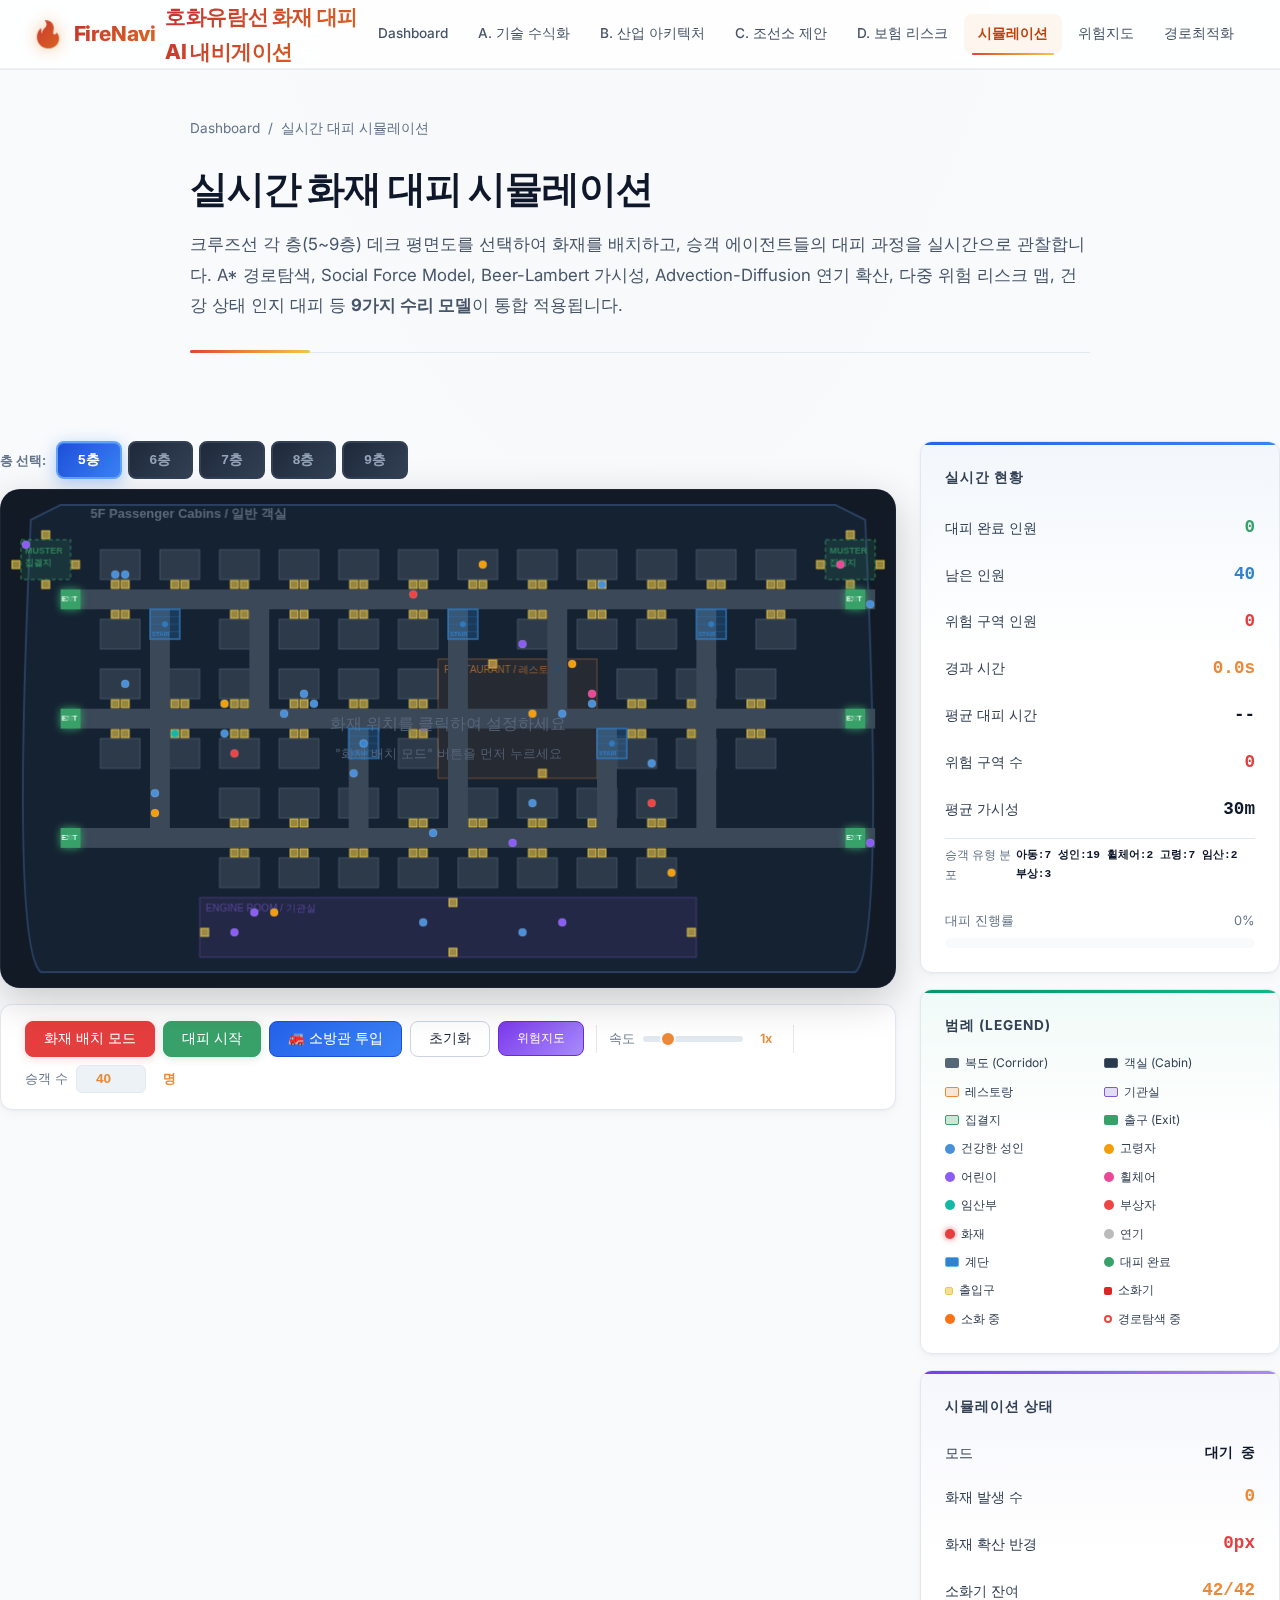
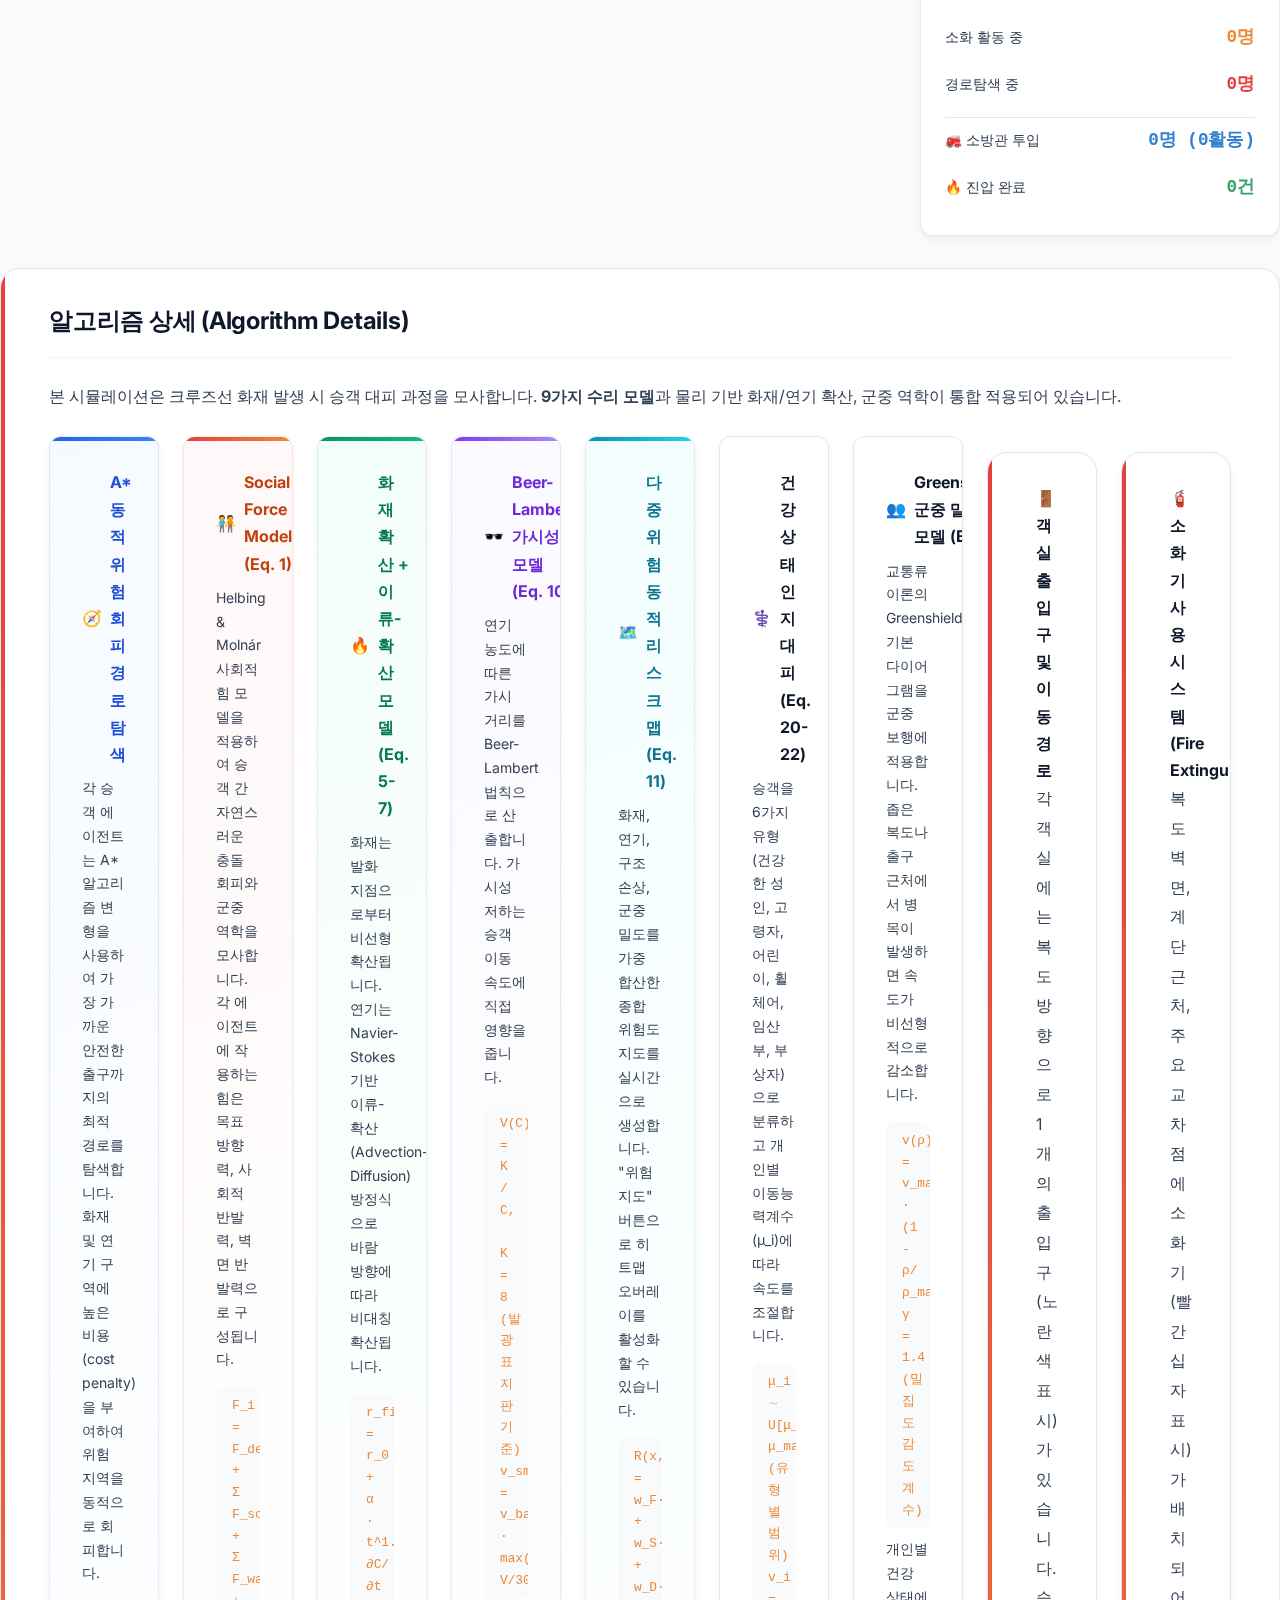
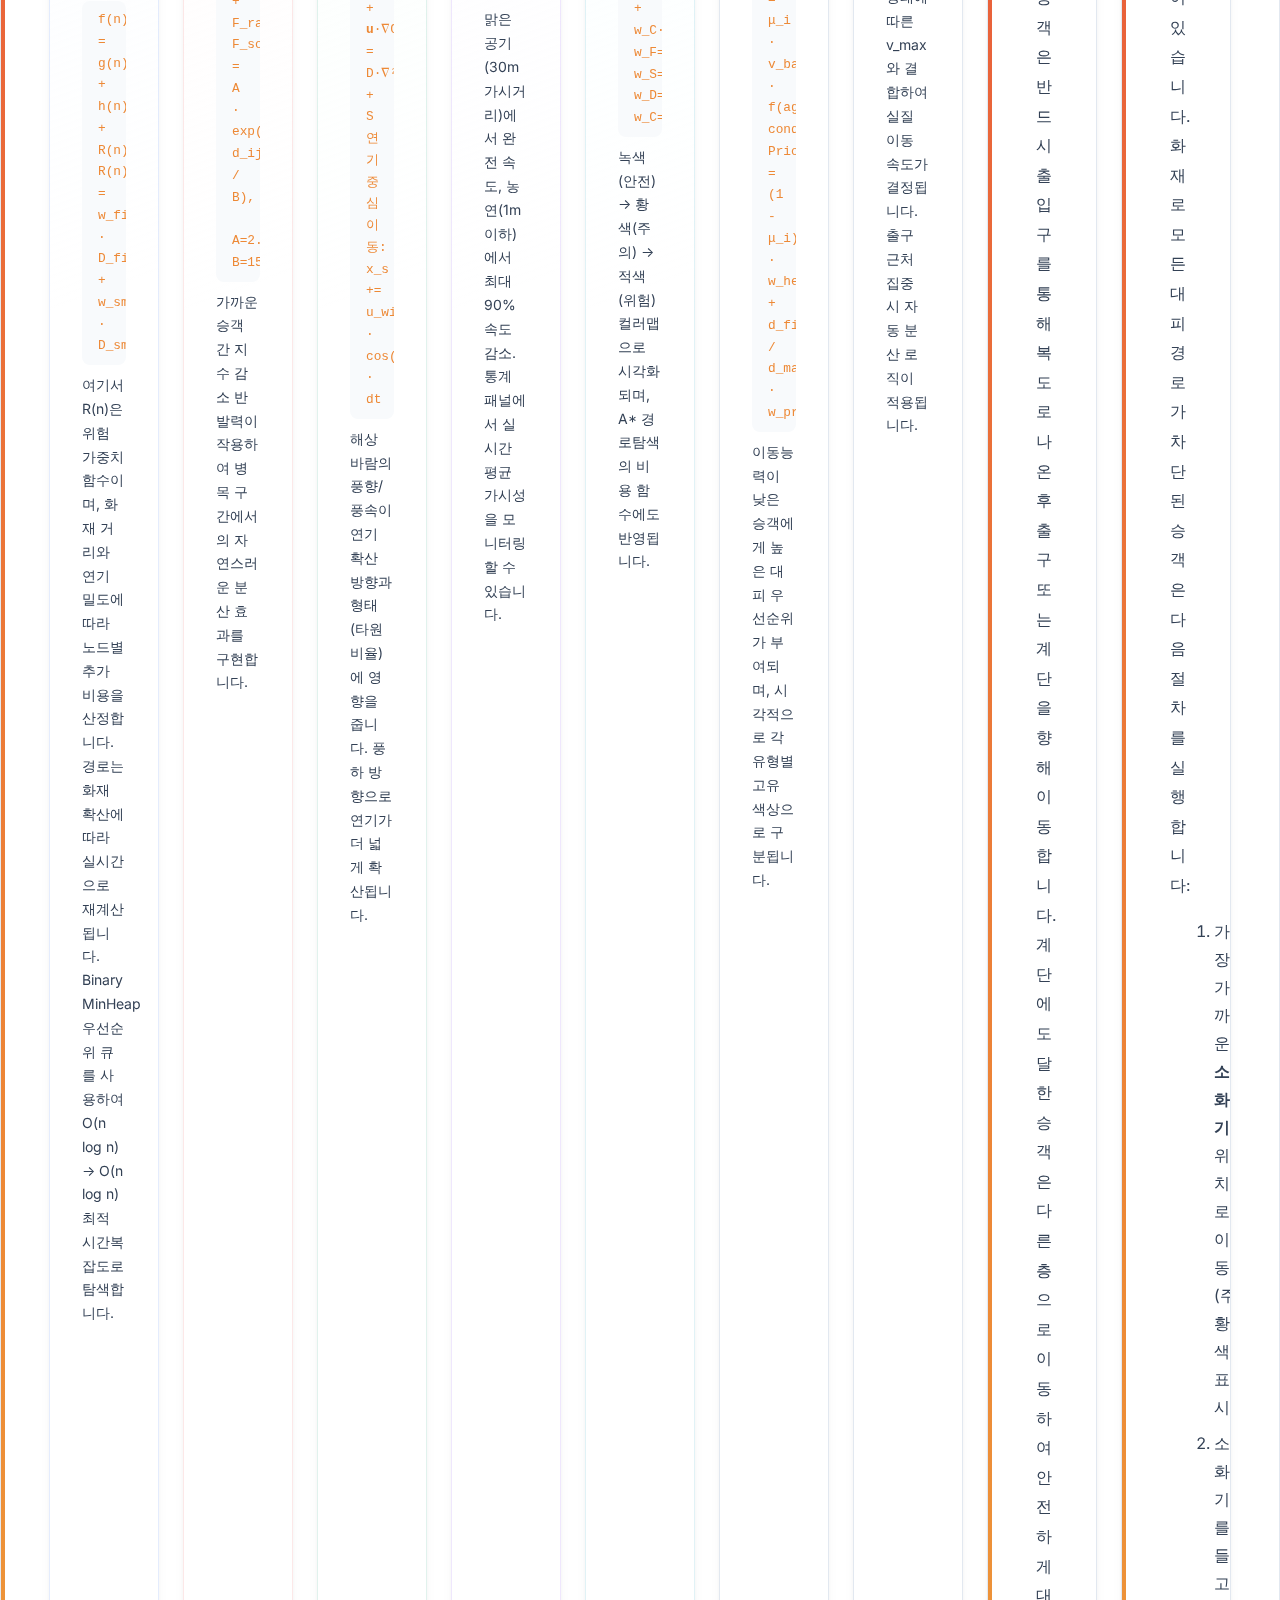
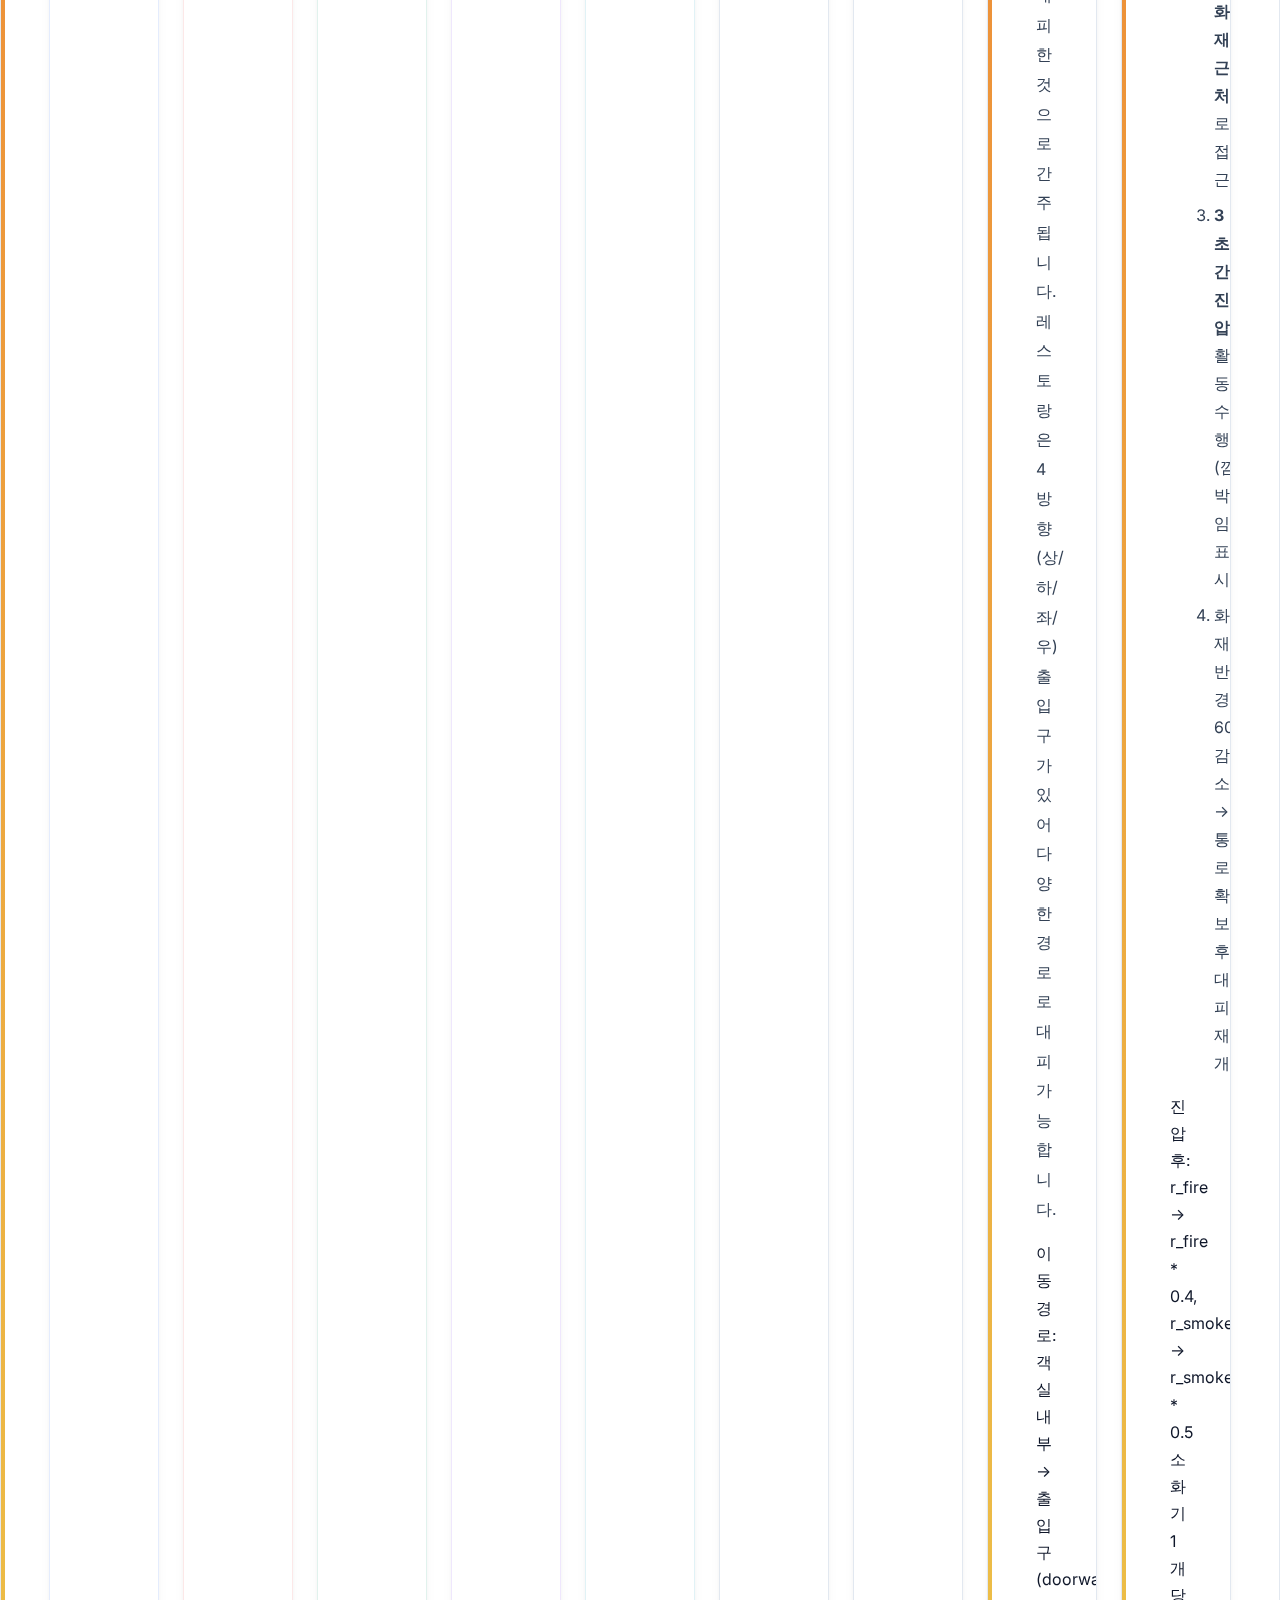
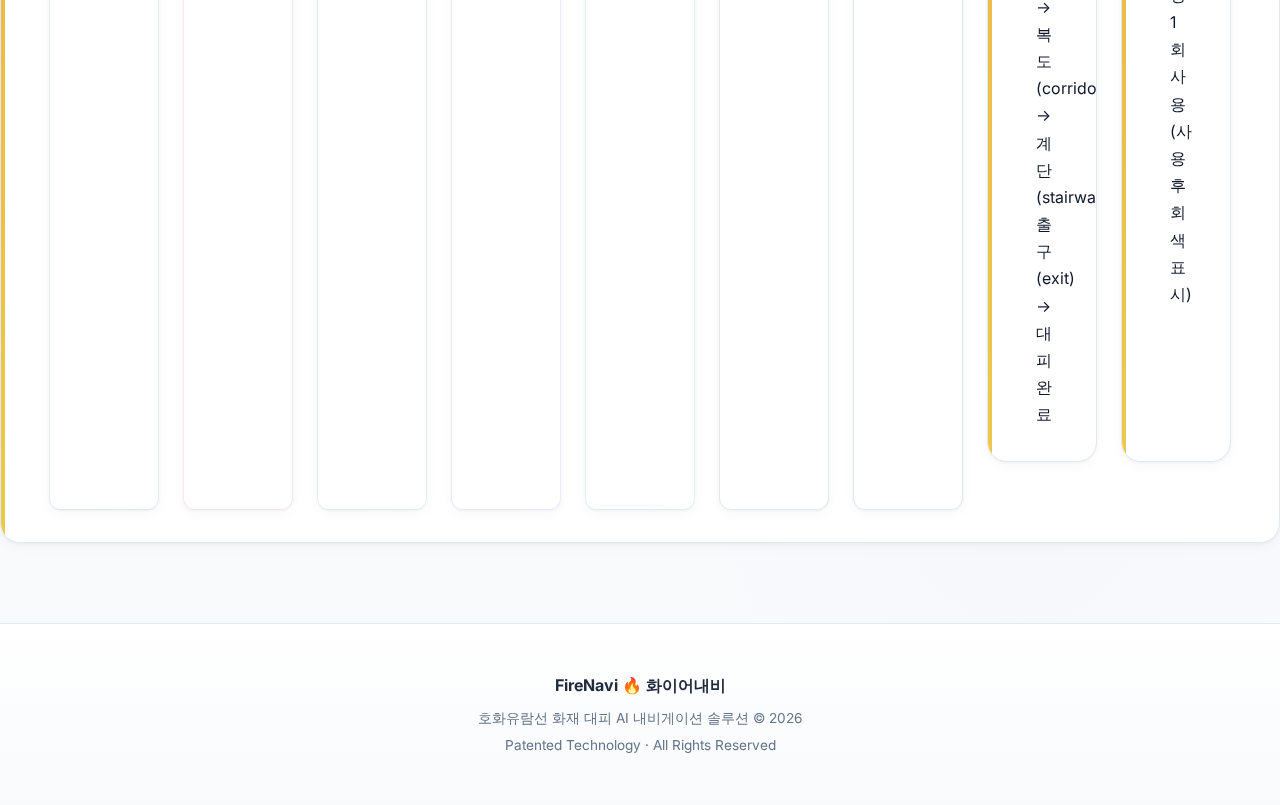
<file: pages/simulation.html>
<!DOCTYPE html>
<html lang="ko">
<head>
  <meta charset="UTF-8">
  <meta name="viewport" content="width=device-width, initial-scale=1.0">
  <title>FireNavi - 화이어내비 | 실시간 대피 시뮬레이션</title>
  <link rel="stylesheet" href="../css/style.css">
  <style>
    /* ===== AI Recommend Panel Scrollbar ===== */
    #ffRecommendPanel::-webkit-scrollbar { width: 6px; }
    #ffRecommendPanel::-webkit-scrollbar-track { background: transparent; }
    #ffRecommendPanel::-webkit-scrollbar-thumb { background: #93C5FD; border-radius: 3px; }
    #ffRecommendPanel::-webkit-scrollbar-thumb:hover { background: #60A5FA; }

    /* ===== Deck Selector Buttons ===== */
    .deck-btn {
      padding: 8px 20px;
      font-size: 0.85rem;
      font-weight: 600;
      border: 2px solid #334155;
      border-radius: 8px;
      background: linear-gradient(135deg, #1E293B, #334155);
      color: #94A3B8;
      cursor: pointer;
      transition: all 0.2s ease;
    }
    .deck-btn:hover {
      background: linear-gradient(135deg, #1E3A5F, #2563EB);
      color: #fff;
      border-color: #3B82F6;
      transform: translateY(-1px);
      box-shadow: 0 4px 12px rgba(59,130,246,0.3);
    }
    .deck-btn.active {
      background: linear-gradient(135deg, #1D4ED8, #3B82F6);
      color: #fff;
      border-color: #60A5FA;
      box-shadow: 0 4px 16px rgba(59,130,246,0.4), inset 0 1px 0 rgba(255,255,255,0.15);
    }

    /* ===== Simulation Page Specific Styles ===== */
    .sim-layout {
      display: grid;
      grid-template-columns: 1fr 360px;
      gap: var(--space-lg);
      margin: var(--space-lg) 0;
    }

    @media (max-width: 1024px) {
      .sim-layout {
        grid-template-columns: 1fr;
      }
    }

    .sim-main {
      min-width: 0;
    }

    .canvas-wrap {
      position: relative;
      background: linear-gradient(145deg, #080E18, #0F1724);
      border: 1px solid rgba(51,65,85,0.4);
      border-radius: var(--radius-lg);
      overflow: hidden;
      box-shadow: 0 12px 40px rgba(0,0,0,0.2);
    }

    .canvas-wrap canvas {
      display: block;
      width: 100%;
      cursor: crosshair;
    }

    .canvas-overlay-msg {
      position: absolute;
      top: 50%;
      left: 50%;
      transform: translate(-50%, -50%);
      color: var(--text-muted);
      font-size: 1rem;
      pointer-events: none;
      text-align: center;
      line-height: 1.8;
      opacity: 0.7;
      transition: opacity 0.3s;
    }

    .canvas-overlay-msg.hidden {
      opacity: 0;
    }

    .controls-bar {
      display: flex;
      flex-wrap: wrap;
      align-items: center;
      gap: var(--space-sm);
      padding: var(--space-md) var(--space-lg);
      background: var(--bg-card);
      border: 1px solid var(--border);
      border-radius: var(--radius-md);
      margin-top: var(--space-md);
      box-shadow: var(--shadow-card);
    }

    .ctrl-group {
      display: flex;
      align-items: center;
      gap: 8px;
    }

    .ctrl-label {
      font-size: 0.8rem;
      color: var(--text-muted);
      white-space: nowrap;
    }

    .ctrl-val {
      font-size: 0.8rem;
      color: var(--fire-orange);
      font-weight: 600;
      min-width: 30px;
      text-align: center;
    }

    .ctrl-range {
      -webkit-appearance: none;
      appearance: none;
      width: 100px;
      height: 6px;
      border-radius: 3px;
      background: var(--border);
      outline: none;
    }

    .ctrl-range::-webkit-slider-thumb {
      -webkit-appearance: none;
      appearance: none;
      width: 16px;
      height: 16px;
      border-radius: 50%;
      background: var(--fire-orange);
      cursor: pointer;
      border: 2px solid var(--bg-primary);
    }

    .ctrl-range::-moz-range-thumb {
      width: 16px;
      height: 16px;
      border-radius: 50%;
      background: var(--fire-orange);
      cursor: pointer;
      border: 2px solid var(--bg-primary);
    }

    .ctrl-sep {
      width: 1px;
      height: 28px;
      background: var(--border);
      margin: 0 4px;
    }

    .sim-btn {
      font-family: var(--font-main);
    }

    .sim-btn.active-mode {
      box-shadow: 0 0 0 2px var(--fire-orange);
    }

    /* --- Stats Panel --- */
    .stats-panel {
      display: flex;
      flex-direction: column;
      gap: var(--space-md);
    }

    .stats-card {
      background: var(--bg-card);
      border: 1px solid var(--border);
      border-radius: var(--radius-md);
      padding: var(--space-lg);
      box-shadow: var(--shadow-card);
      position: relative;
      overflow: hidden;
    }
    .stats-card::before {
      content: '';
      position: absolute;
      top: 0;
      left: 0;
      right: 0;
      height: 3px;
    }
    .stats-card:nth-child(1)::before { background: linear-gradient(90deg, #2563EB, #3B82F6); }
    .stats-card:nth-child(1) { background: linear-gradient(180deg, rgba(219,234,254,0.2) 0%, #FFFFFF 40%); }
    .stats-card:nth-child(2)::before { background: linear-gradient(90deg, #059669, #10B981); }
    .stats-card:nth-child(2) { background: linear-gradient(180deg, rgba(209,250,229,0.2) 0%, #FFFFFF 40%); }
    .stats-card:nth-child(3)::before { background: linear-gradient(90deg, #7C3AED, #A78BFA); }
    .stats-card:nth-child(3) { background: linear-gradient(180deg, rgba(237,233,254,0.2) 0%, #FFFFFF 40%); }

    .stats-card h3 {
      font-size: 0.85rem;
      font-weight: 700;
      color: var(--text-secondary);
      margin-bottom: var(--space-md);
      text-transform: uppercase;
      letter-spacing: 1px;
    }

    .stat-row {
      display: flex;
      justify-content: space-between;
      align-items: center;
      padding: 8px 0;
      border-bottom: 1px solid rgba(255,255,255,0.04);
    }

    .stat-row:last-child {
      border-bottom: none;
    }

    .stat-row .label {
      font-size: 0.85rem;
      color: var(--text-secondary);
    }

    .stat-row .value {
      font-size: 1.1rem;
      font-weight: 700;
      font-family: var(--font-mono);
    }

    .stat-row .value.green { color: var(--safe); }
    .stat-row .value.blue { color: var(--info); }
    .stat-row .value.red { color: var(--danger); }
    .stat-row .value.orange { color: var(--fire-orange); }
    .stat-row .value.white { color: var(--text-primary); }

    .evac-progress-wrap {
      margin-top: var(--space-md);
    }

    .evac-progress-wrap .prog-label {
      display: flex;
      justify-content: space-between;
      font-size: 0.8rem;
      color: var(--text-muted);
      margin-bottom: 6px;
    }

    .evac-progress {
      height: 10px;
      background: var(--bg-primary);
      border-radius: 5px;
      overflow: hidden;
    }

    .evac-progress-fill {
      height: 100%;
      background: var(--gradient-safe);
      border-radius: 5px;
      transition: width 0.3s;
      width: 0%;
    }

    .legend-grid {
      display: grid;
      grid-template-columns: 1fr 1fr;
      gap: 8px;
      margin-top: var(--space-sm);
    }

    .legend-item {
      display: flex;
      align-items: center;
      gap: 6px;
      font-size: 0.75rem;
      color: var(--text-secondary);
    }

    .legend-dot {
      width: 10px;
      height: 10px;
      border-radius: 50%;
      flex-shrink: 0;
    }

    .legend-rect {
      width: 14px;
      height: 10px;
      border-radius: 2px;
      flex-shrink: 0;
    }

    /* --- Algorithm Section --- */
    .algo-grid {
      display: grid;
      grid-auto-flow: column;
      grid-auto-columns: 1fr;
      gap: var(--space-lg);
      margin-top: var(--space-lg);
    }

    .algo-card {
      background: var(--bg-card);
      border: 1px solid var(--border);
      border-radius: var(--radius-md);
      padding: var(--space-xl);
      box-shadow: var(--shadow-card);
      transition: all 0.3s ease;
      position: relative;
      overflow: hidden;
    }
    .algo-card::before {
      content: '';
      position: absolute;
      top: 0;
      left: 0;
      right: 0;
      height: 4px;
    }
    .algo-card:nth-child(1) { background: linear-gradient(160deg, rgba(219,234,254,0.25) 0%, #FFFFFF 30%); border-color: rgba(37,99,235,0.12); }
    .algo-card:nth-child(1)::before { background: linear-gradient(90deg, #2563EB, #3B82F6); }
    .algo-card:nth-child(1) h4 { color: #1D4ED8; }

    .algo-card:nth-child(2) { background: linear-gradient(160deg, rgba(254,226,226,0.25) 0%, #FFFFFF 30%); border-color: rgba(229,62,62,0.12); }
    .algo-card:nth-child(2)::before { background: linear-gradient(90deg, #E53E3E, #ED8936); }
    .algo-card:nth-child(2) h4 { color: #C2410C; }

    .algo-card:nth-child(3) { background: linear-gradient(160deg, rgba(209,250,229,0.25) 0%, #FFFFFF 30%); border-color: rgba(5,150,105,0.12); }
    .algo-card:nth-child(3)::before { background: linear-gradient(90deg, #059669, #10B981); }
    .algo-card:nth-child(3) h4 { color: #047857; }

    .algo-card:nth-child(4) { background: linear-gradient(160deg, rgba(237,233,254,0.25) 0%, #FFFFFF 30%); border-color: rgba(124,58,237,0.12); }
    .algo-card:nth-child(4)::before { background: linear-gradient(90deg, #7C3AED, #A78BFA); }
    .algo-card:nth-child(4) h4 { color: #6D28D9; }

    .algo-card:nth-child(5) { background: linear-gradient(160deg, rgba(207,250,254,0.25) 0%, #FFFFFF 30%); border-color: rgba(8,145,178,0.12); }
    .algo-card:nth-child(5)::before { background: linear-gradient(90deg, #0891B2, #22D3EE); }
    .algo-card:nth-child(5) h4 { color: #0E7490; }

    .algo-card:hover {
      transform: translateY(-3px);
      box-shadow: var(--shadow-lg);
    }

    .algo-card h4 {
      font-size: 1rem;
      font-weight: 700;
      margin-bottom: var(--space-sm);
      display: flex;
      align-items: center;
      gap: 8px;
    }

    .algo-card p {
      font-size: 0.875rem;
      color: var(--text-secondary);
      line-height: 1.7;
    }

    .algo-card .formula-inline {
      display: block;
      margin: var(--space-sm) 0;
      padding: var(--space-sm) var(--space-md);
      background: var(--bg-primary);
      border-radius: var(--radius-sm);
      font-family: var(--font-mono);
      font-size: 0.8rem;
      color: var(--fire-orange);
      overflow-x: auto;
    }
  </style>
</head>
<body>
  <div class="page-wrapper">
    <!-- NAVIGATION -->
    <nav class="top-nav">
      <div class="nav-inner">
        <a href="../index.html" class="nav-brand">
          <span class="fire-icon">&#x1F525;</span>
          <span>FireNavi</span>
          <span class="nav-tagline">호화유람선 화재 대피 AI 내비게이션</span>
        </a>
        <ul class="nav-links">
          <li><a href="../index.html">Dashboard</a></li>
          <li><a href="a-technical-formulation.html">A. 기술 수식화</a></li>
          <li><a href="b-industrial-architecture.html">B. 산업 아키텍처</a></li>
          <li><a href="c-shipyard-proposal.html">C. 조선소 제안</a></li>
          <li><a href="d-insurance-risk-model.html">D. 보험 리스크</a></li>
          <li><a href="simulation.html" class="active">시뮬레이션</a></li>
          <li><a href="risk-map.html">위험지도</a></li>
          <li><a href="route-optimizer.html">경로최적화</a></li>
        </ul>
        <button class="nav-mobile-toggle">&#9776;</button>
      </div>
    </nav>

    <!-- PAGE HEADER -->
    <div class="container">
      <div class="page-header">
        <div class="breadcrumb">
          <a href="../index.html">Dashboard</a>
          <span>/</span>
          <span>실시간 대피 시뮬레이션</span>
        </div>
        <h1 class="page-title">실시간 화재 대피 시뮬레이션</h1>
        <p class="page-desc">
          크루즈선 각 층(5~9층) 데크 평면도를 선택하여 화재를 배치하고, 승객 에이전트들의 대피 과정을 실시간으로 관찰합니다.
          A* 경로탐색, Social Force Model, Beer-Lambert 가시성, Advection-Diffusion 연기 확산, 다중 위험 리스크 맵, 건강 상태 인지 대피 등 <b>9가지 수리 모델</b>이 통합 적용됩니다.
        </p>
      </div>
    </div>

    <!-- MAIN CONTENT -->
    <div class="container main-content">
      <div class="sim-layout">
        <!-- LEFT: Canvas + Controls -->
        <div class="sim-main">
          <!-- Deck Selector Buttons -->
          <div id="deckSelector" style="display:flex; gap:6px; margin-bottom:10px;">
            <span style="font-size:0.82rem; font-weight:600; color:var(--text-muted); display:flex; align-items:center; margin-right:4px;">층 선택:</span>
            <button class="deck-btn active" data-deck="5" onclick="selectDeck(5)">5층</button>
            <button class="deck-btn" data-deck="6" onclick="selectDeck(6)">6층</button>
            <button class="deck-btn" data-deck="7" onclick="selectDeck(7)">7층</button>
            <button class="deck-btn" data-deck="8" onclick="selectDeck(8)">8층</button>
            <button class="deck-btn" data-deck="9" onclick="selectDeck(9)">9층</button>
          </div>
          <div class="canvas-wrap" id="canvasWrap">
            <canvas id="simCanvas" width="900" height="500"></canvas>
            <div class="canvas-overlay-msg" id="overlayMsg">
              화재 위치를 클릭하여 설정하세요<br>
              <span style="font-size:0.8rem;">"화재 배치 모드" 버튼을 먼저 누르세요</span>
            </div>
          </div>

          <!-- Controls -->
          <div class="controls-bar">
            <button class="sim-btn sim-btn--primary" id="btnFire">화재 배치 모드</button>
            <span id="fireCountBadge" style="display:none;background:#FEE2E2;color:#DC2626;font-size:0.8rem;font-weight:700;padding:4px 10px;border-radius:12px;border:1px solid #FECACA;">0개 배치</span>
            <button class="sim-btn sim-btn--safe" id="btnEvac" disabled>대피 시작</button>
            <button class="sim-btn" id="btnFirefighter" disabled style="background:linear-gradient(135deg,#2563EB,#3B82F6);color:#fff;border:1px solid #1D4ED8;">🚒 소방관 투입</button>
            <span id="ffBadge" style="display:none;background:#DBEAFE;color:#1D4ED8;font-size:0.8rem;font-weight:700;padding:4px 10px;border-radius:12px;border:1px solid #93C5FD;">0명 투입</span>
            <button class="sim-btn" id="btnPause" style="background:linear-gradient(135deg,#D97706,#F59E0B);color:#fff;border:1px solid #B45309;font-size:0.78rem;display:none;">⏸ 일시정지</button>
            <button class="sim-btn" id="btnReset">초기화</button>
            <button class="sim-btn" id="btnRiskMap" style="background:linear-gradient(135deg,#7C3AED,#A78BFA);color:#fff;border:1px solid #6D28D9;font-size:0.78rem;">위험지도</button>

            <div class="ctrl-sep"></div>

            <div class="ctrl-group">
              <span class="ctrl-label">속도</span>
              <input type="range" class="ctrl-range" id="speedSlider" min="0.5" max="3" step="0.25" value="1">
              <span class="ctrl-val" id="speedVal">1x</span>
            </div>

            <div class="ctrl-sep"></div>

            <div class="ctrl-group">
              <span class="ctrl-label">승객 수</span>
              <input type="number" class="ctrl-input" id="countInput" min="1" step="1" value="40" style="width:70px; height:28px; background:var(--bg-secondary); border:1px solid var(--border); border-radius:6px; color:var(--fire-orange); font-weight:600; font-size:0.85rem; text-align:center; outline:none;">
              <span class="ctrl-val" id="countVal">명</span>
            </div>
          </div>
        </div>

        <!-- RIGHT: Stats Panel -->
        <div class="stats-panel">
          <!-- Real-time Stats -->
          <div class="stats-card">
            <h3>실시간 현황</h3>
            <div class="stat-row">
              <span class="label">대피 완료 인원</span>
              <span class="value green" id="statEvacuated">0</span>
            </div>
            <div class="stat-row">
              <span class="label">남은 인원</span>
              <span class="value blue" id="statRemaining">0</span>
            </div>
            <div class="stat-row">
              <span class="label">위험 구역 인원</span>
              <span class="value red" id="statAtRisk">0</span>
            </div>
            <div class="stat-row">
              <span class="label">경과 시간</span>
              <span class="value orange" id="statTime">0.0s</span>
            </div>
            <div class="stat-row">
              <span class="label">평균 대피 시간</span>
              <span class="value white" id="statAvgTime">--</span>
            </div>
            <div class="stat-row">
              <span class="label">위험 구역 수</span>
              <span class="value red" id="statDangerZones">0</span>
            </div>
            <div class="stat-row">
              <span class="label">평균 가시성</span>
              <span class="value white" id="statVisibility">30m</span>
            </div>
            <div class="stat-row" style="border-top:1px solid var(--border);padding-top:6px;margin-top:4px;">
              <span class="label" style="font-size:0.75rem;color:var(--text-muted);">승객 유형 분포</span>
              <span class="value" style="font-size:0.7rem;" id="statTypeDist">--</span>
            </div>

            <div class="evac-progress-wrap">
              <div class="prog-label">
                <span>대피 진행률</span>
                <span id="progPercent">0%</span>
              </div>
              <div class="evac-progress">
                <div class="evac-progress-fill" id="progBar"></div>
              </div>
            </div>
          </div>

          <!-- Legend -->
          <div class="stats-card">
            <h3>범례 (Legend)</h3>
            <div class="legend-grid">
              <div class="legend-item">
                <span class="legend-rect" style="background:#556677;"></span> 복도 (Corridor)
              </div>
              <div class="legend-item">
                <span class="legend-rect" style="background:#2a3a4e;border:1px solid #4a5a6e;"></span> 객실 (Cabin)
              </div>
              <div class="legend-item">
                <span class="legend-rect" style="background:rgba(237,137,54,0.2);border:1px solid #ED8936;"></span> 레스토랑
              </div>
              <div class="legend-item">
                <span class="legend-rect" style="background:rgba(128,90,213,0.2);border:1px solid #805AD5;"></span> 기관실
              </div>
              <div class="legend-item">
                <span class="legend-rect" style="background:rgba(56,161,105,0.25);border:1px solid #38A169;"></span> 집결지
              </div>
              <div class="legend-item">
                <span class="legend-rect" style="background:#38A169;"></span> 출구 (Exit)
              </div>
              <div class="legend-item">
                <span class="legend-dot" style="background:#4A90D9;"></span> 건강한 성인
              </div>
              <div class="legend-item">
                <span class="legend-dot" style="background:#F59E0B;"></span> 고령자
              </div>
              <div class="legend-item">
                <span class="legend-dot" style="background:#8B5CF6;"></span> 어린이
              </div>
              <div class="legend-item">
                <span class="legend-dot" style="background:#EC4899;"></span> 휠체어
              </div>
              <div class="legend-item">
                <span class="legend-dot" style="background:#14B8A6;"></span> 임산부
              </div>
              <div class="legend-item">
                <span class="legend-dot" style="background:#EF4444;"></span> 부상자
              </div>
              <div class="legend-item">
                <span class="legend-dot" style="background:#E53E3E;box-shadow:0 0 6px rgba(229,62,62,0.8);"></span> 화재
              </div>
              <div class="legend-item">
                <span class="legend-dot" style="background:rgba(120,120,120,0.5);"></span> 연기
              </div>
              <div class="legend-item">
                <span class="legend-rect" style="background:#3182CE;border:1px solid #63B3ED;"></span> 계단
              </div>
              <div class="legend-item">
                <span class="legend-dot" style="background:#38A169;"></span> 대피 완료
              </div>
              <div class="legend-item">
                <span class="legend-rect" style="background:rgba(236,201,75,0.6);border:1px solid #ECC94B;width:8px;height:8px;"></span> 출입구
              </div>
              <div class="legend-item">
                <span class="legend-rect" style="background:#DC2626;width:8px;height:8px;"></span> 소화기
              </div>
              <div class="legend-item">
                <span class="legend-dot" style="background:#F97316;"></span> 소화 중
              </div>
              <div class="legend-item">
                <span class="legend-dot" style="background:transparent;border:2px solid #EF4444;width:8px;height:8px;border-radius:50%;"></span> 경로탐색 중
              </div>
            </div>
          </div>

          <!-- Simulation Status -->
          <div class="stats-card">
            <h3>시뮬레이션 상태</h3>
            <div class="stat-row">
              <span class="label">모드</span>
              <span class="value white" id="statMode" style="font-size:0.85rem;">대기 중</span>
            </div>
            <div class="stat-row">
              <span class="label">화재 발생 수</span>
              <span class="value orange" id="statFireCount">0</span>
            </div>
            <div class="stat-row">
              <span class="label">화재 확산 반경</span>
              <span class="value red" id="statFireRadius">0px</span>
            </div>
            <div class="stat-row">
              <span class="label">소화기 잔여</span>
              <span class="value orange" id="statFECount">-</span>
            </div>
            <div class="stat-row">
              <span class="label">소화 활동 중</span>
              <span class="value orange" id="statFEActive">0명</span>
            </div>
            <div class="stat-row">
              <span class="label">경로탐색 중</span>
              <span class="value red" id="statStuck">0명</span>
            </div>
            <div class="stat-row" style="border-top:1px solid var(--border);padding-top:8px;margin-top:8px;">
              <span class="label">🚒 소방관 투입</span>
              <span class="value blue" id="statFF">0명</span>
            </div>
            <div class="stat-row">
              <span class="label">🔥 진압 완료</span>
              <span class="value green" id="statFFDone">0건</span>
            </div>
          </div>
        </div>
      </div>

      <!-- AI Firefighter Recommendation Panel (오른쪽 아래 플로팅 창) -->
      <div id="ffRecommendPanel" style="display:none; position:fixed; bottom:20px; right:20px; width:420px; max-height:70vh; overflow-y:auto; background:linear-gradient(135deg, rgba(219,234,254,0.95), rgba(239,246,255,0.98)); border:2px solid #3B82F6; border-radius:16px; padding:20px; box-shadow:0 20px 60px rgba(0,0,0,0.3), 0 0 20px rgba(59,130,246,0.2); z-index:1000; backdrop-filter:blur(10px);">
        <div style="display:flex; align-items:center; justify-content:space-between; margin-bottom:12px;">
          <h3 style="margin:0; font-size:1.05rem; color:#1D4ED8; display:flex; align-items:center; gap:8px;">
            <span style="font-size:1.3rem;">🤖</span> AI 추천
          </h3>
          <div style="display:flex; align-items:center; gap:8px;">
            <span style="font-size:0.7rem; font-weight:500; color:#64748B;">FireNavi AI Engine</span>
            <button onclick="document.getElementById('ffRecommendPanel').style.display='none'" style="background:none; border:1px solid #CBD5E1; border-radius:6px; cursor:pointer; font-size:1rem; padding:2px 8px; color:#64748B; line-height:1;">&times;</button>
          </div>
        </div>
        <div id="ffRecommendContent" style="font-size:0.83rem; color:#1E293B; line-height:1.7;"></div>
      </div>

      <!-- Algorithm Info -->
      <div class="content-section" style="margin-top: var(--space-xl);">
        <h2>알고리즘 상세 (Algorithm Details)</h2>
        <p>
          본 시뮬레이션은 크루즈선 화재 발생 시 승객 대피 과정을 모사합니다.
          <b>9가지 수리 모델</b>과 물리 기반 화재/연기 확산, 군중 역학이 통합 적용되어 있습니다.
        </p>

        <div class="algo-grid">
          <!-- A* Pathfinding -->
          <div class="algo-card">
            <h4><span style="color:var(--info);">&#x1F9ED;</span> A* 동적 위험 회피 경로탐색</h4>
            <p>
              각 승객 에이전트는 A* 알고리즘 변형을 사용하여 가장 가까운 안전한 출구까지의 최적 경로를 탐색합니다.
              화재 및 연기 구역에 높은 비용(cost penalty)을 부여하여 위험 지역을 동적으로 회피합니다.
            </p>
            <span class="formula-inline">
              f(n) = g(n) + h(n) + R(n)<br>
              R(n) = w_fire &middot; D_fire(n) + w_smoke &middot; D_smoke(n)
            </span>
            <p>
              여기서 R(n)은 위험 가중치 함수이며, 화재 거리와 연기 밀도에 따라 노드별 추가 비용을 산정합니다.
              경로는 화재 확산에 따라 실시간으로 재계산됩니다.
              Binary MinHeap 우선순위 큐를 사용하여 O(n log n) → O(n log n) 최적 시간복잡도로 탐색합니다.
            </p>
          </div>

          <!-- Social Force Model -->
          <div class="algo-card">
            <h4><span style="color:var(--info);">&#x1F9D1;&#x200D;&#x1F91D;&#x200D;&#x1F9D1;</span> Social Force Model (Eq. 1)</h4>
            <p>
              Helbing & Molnár 사회적 힘 모델을 적용하여 승객 간 자연스러운 충돌 회피와 군중 역학을 모사합니다.
              각 에이전트에 작용하는 힘은 목표 방향력, 사회적 반발력, 벽면 반발력으로 구성됩니다.
            </p>
            <span class="formula-inline">
              F_i = F_desire + &Sigma; F_social + &Sigma; F_wall + F_random<br>
              F_social = A &middot; exp(-d_ij / B), &nbsp; A=2.0, B=15px
            </span>
            <p>
              가까운 승객 간 지수 감소 반발력이 작용하여 병목 구간에서의 자연스러운 분산 효과를 구현합니다.
            </p>
          </div>

          <!-- Fire Spread + Advection-Diffusion -->
          <div class="algo-card">
            <h4><span style="color:var(--danger);">&#x1F525;</span> 화재 확산 + 이류-확산 모델 (Eq. 5-7)</h4>
            <p>
              화재는 발화 지점으로부터 비선형 확산됩니다.
              연기는 Navier-Stokes 기반 이류-확산(Advection-Diffusion) 방정식으로 바람 방향에 따라 비대칭 확산됩니다.
            </p>
            <span class="formula-inline">
              r_fire(t) = r_0 + &alpha; &middot; t^1.3<br>
              &part;C/&part;t + <b>u</b>&middot;&nabla;C = D&middot;&nabla;&sup2;C + S<br>
              연기 중심 이동: x_s += u_wind &middot; cos(&theta;) &middot; dt
            </span>
            <p>
              해상 바람의 풍향/풍속이 연기 확산 방향과 형태(타원 비율)에 영향을 줍니다.
              풍하 방향으로 연기가 더 넓게 확산됩니다.
            </p>
          </div>

          <!-- Beer-Lambert Visibility -->
          <div class="algo-card">
            <h4><span style="color:var(--text-muted);">&#x1F576;&#xFE0F;</span> Beer-Lambert 가시성 모델 (Eq. 10)</h4>
            <p>
              연기 농도에 따른 가시 거리를 Beer-Lambert 법칙으로 산출합니다.
              가시성 저하는 승객 이동 속도에 직접 영향을 줍니다.
            </p>
            <span class="formula-inline">
              V(C) = K / C, &nbsp; K = 8 (발광 표지판 기준)<br>
              v_smoke = v_base &middot; max(0.1, V/30)
            </span>
            <p>
              맑은 공기(30m 가시거리)에서 완전 속도, 농연(1m 이하)에서 최대 90% 속도 감소.
              통계 패널에서 실시간 평균 가시성을 모니터링할 수 있습니다.
            </p>
          </div>

          <!-- Risk Map -->
          <div class="algo-card">
            <h4><span style="color:#7C3AED;">&#x1F5FA;&#xFE0F;</span> 다중 위험 동적 리스크 맵 (Eq. 11)</h4>
            <p>
              화재, 연기, 구조 손상, 군중 밀도를 가중 합산한 종합 위험도 지도를 실시간으로 생성합니다.
              "위험지도" 버튼으로 히트맵 오버레이를 활성화할 수 있습니다.
            </p>
            <span class="formula-inline">
              R(x,y,t) = w_F&middot;F + w_S&middot;S + w_D&middot;D + w_C&middot;C<br>
              w_F=0.35, w_S=0.30, w_D=0.20, w_C=0.15
            </span>
            <p>
              녹색(안전) → 황색(주의) → 적색(위험) 컬러맵으로 시각화되며,
              A* 경로탐색의 비용 함수에도 반영됩니다.
            </p>
          </div>

          <!-- Health-Aware Routing -->
          <div class="algo-card">
            <h4><span style="color:#14B8A6;">&#x2695;&#xFE0F;</span> 건강 상태 인지 대피 (Eq. 20-22)</h4>
            <p>
              승객을 6가지 유형(건강한 성인, 고령자, 어린이, 휠체어, 임산부, 부상자)으로 분류하고
              개인별 이동능력계수(μ_i)에 따라 속도를 조절합니다.
            </p>
            <span class="formula-inline">
              &mu;_i &sim; U[&mu;_min, &mu;_max] (유형별 범위)<br>
              v_i = &mu;_i &middot; v_base &middot; f(age, condition)<br>
              Priority = (1 - &mu;_i) &middot; w_health + d_fire / d_max &middot; w_prox
            </span>
            <p>
              이동능력이 낮은 승객에게 높은 대피 우선순위가 부여되며,
              시각적으로 각 유형별 고유 색상으로 구분됩니다.
            </p>
          </div>

          <!-- Crowd Density -->
          <div class="algo-card">
            <h4><span style="color:var(--warning);">&#x1F465;</span> Greenshields 군중 밀집도 모델 (Eq. 4)</h4>
            <p>
              교통류 이론의 Greenshields 기본 다이어그램을 군중 보행에 적용합니다.
              좁은 복도나 출구 근처에서 병목이 발생하면 속도가 비선형적으로 감소합니다.
            </p>
            <span class="formula-inline">
              v(&rho;) = v_max &middot; (1 - &rho;/&rho;_max)^&gamma;<br>
              &gamma; = 1.4 (밀집도 감도 계수)
            </span>
            <p>
              개인별 건강 상태에 따른 v_max와 결합하여 실질 이동 속도가 결정됩니다.
              출구 근처 집중 시 자동 분산 로직이 적용됩니다.
            </p>
          </div>

          <!-- 출입구 안내 -->
          <div class="content-section" style="margin-top:16px;">
            <h4><span style="color:var(--fire-yellow);">&#x1F6AA;</span> 객실 출입구 및 이동 경로</h4>
            <p>
              각 객실에는 복도 방향으로 1개의 출입구(노란색 표시)가 있습니다.
              승객은 반드시 출입구를 통해 복도로 나온 후 출구 또는 계단을 향해 이동합니다.
              계단에 도달한 승객은 다른 층으로 이동하여 안전하게 대피한 것으로 간주됩니다.
              레스토랑은 4방향(상/하/좌/우) 출입구가 있어 다양한 경로로 대피 가능합니다.
            </p>
            <span class="formula-inline">
              이동 경로: 객실 내부 → 출입구(doorway) → 복도(corridor) → 계단(stairway)/출구(exit) → 대피 완료
            </span>
          </div>

          <!-- 소화기 시스템 -->
          <div class="content-section" style="margin-top:16px;">
            <h4><span style="color:var(--danger);">&#x1F9EF;</span> 소화기 사용 시스템 (Fire Extinguisher)</h4>
            <p>
              복도 벽면, 계단 근처, 주요 교차점에 소화기(빨간 십자 표시)가 배치되어 있습니다.
              화재로 모든 대피 경로가 차단된 승객은 다음 절차를 실행합니다:
            </p>
            <ol style="margin-left:20px;line-height:2;">
              <li>가장 가까운 <b>소화기</b> 위치로 이동 (주황색 표시)</li>
              <li>소화기를 들고 <b>화재 근처</b>로 접근</li>
              <li><b>3초간 진압</b> 활동 수행 (깜박임 표시)</li>
              <li>화재 반경 60% 감소 → 통로 확보 후 대피 재개</li>
            </ol>
            <span class="formula-inline">
              진압 후: r_fire → r_fire * 0.4, r_smoke → r_smoke * 0.5<br>
              소화기 1개당 1회 사용 (사용 후 회색 표시)
            </span>
          </div>
        </div>
      </div>
    </div>

  <script src="../js/main.js"></script>

  <script>
  /* ================================================================
     FireNavi - Cruise Ship Fire Evacuation Simulation
     Canvas-based interactive simulation with A* pathfinding,
     fire/smoke spread, and multi-agent evacuation.
     ================================================================ */
  (function () {
    'use strict';

    // ───── DOM refs ─────
    const canvas = document.getElementById('simCanvas');
    const ctx = canvas.getContext('2d');
    const wrap = document.getElementById('canvasWrap');
    const overlay = document.getElementById('overlayMsg');

    const btnFire = document.getElementById('btnFire');
    const btnEvac = document.getElementById('btnEvac');
    const btnReset = document.getElementById('btnReset');
    const btnFirefighter = document.getElementById('btnFirefighter');
    const ffBadge = document.getElementById('ffBadge');
    const fireCountBadge = document.getElementById('fireCountBadge');
    const speedSlider = document.getElementById('speedSlider');
    const speedVal = document.getElementById('speedVal');
    const countInput = document.getElementById('countInput');
    const countVal = document.getElementById('countVal');

    const statEvacuated = document.getElementById('statEvacuated');
    const statRemaining = document.getElementById('statRemaining');
    const statAtRisk = document.getElementById('statAtRisk');
    const statTime = document.getElementById('statTime');
    const statAvgTime = document.getElementById('statAvgTime');
    const statDangerZones = document.getElementById('statDangerZones');
    const progPercent = document.getElementById('progPercent');
    const progBar = document.getElementById('progBar');
    const statMode = document.getElementById('statMode');
    const statFireCount = document.getElementById('statFireCount');
    const statFireRadius = document.getElementById('statFireRadius');

    // ───── Constants ─────
    const W = 900, H = 500;
    const CELL = 10; // grid cell size
    const COLS = W / CELL;
    const ROWS = H / CELL;

    // ───── State ─────
    let currentDeck = 5; // 현재 선택된 층 (5~9층)
    let mode = 'idle'; // idle | placing | evacuating | done
    let paused = false;
    let simSpeed = 1;
    let passengerCount = 40;
    let fires = [];
    let fireExtinguishers = [];
    let passengers = [];
    let firefighters = [];     // 소방관 에이전트
    let ffDeployMode = false;  // 소방관 배치 모드
    let ffSuppressCount = 0;   // 진압 완료 횟수
    let elapsedTime = 0;
    let evacuatedCount = 0;
    let evacuationTimes = [];
    let animId = null;
    let lastFrameTime = 0;
    let grid = []; // 0=wall, 1=walkable, 3=restaurant, 4=engine, 5=muster, 6=stairway, 7=exit, 8=cabin interior

    // ───── Wind / Advection-Diffusion (Eq. 5-7) ─────
    // 해상 바람 방향 (라디안, 0=오른쪽, PI/2=아래), 속도
    const WIND_DIR = Math.PI * 0.25; // 우하향 45°
    const WIND_SPEED = 0.4; // 정규화된 바람 세기 [0,1]

    // Ship layout structures
    let corridors = [];
    let cabins = [];
    let doorways = []; // 객실/구역 출입구
    let restaurants = [];
    let engineRooms = [];
    let musterStations = [];
    let stairways = [];
    let exits = [];

    // ───── Responsive Canvas ─────
    function resizeCanvas() {
      const wrapW = wrap.clientWidth;
      const scale = wrapW / W;
      canvas.style.width = wrapW + 'px';
      canvas.style.height = (H * scale) + 'px';
    }
    window.addEventListener('resize', resizeCanvas);
    resizeCanvas();

    // ───── Deck layout descriptions (층별 이름) ─────
    const deckInfo = {
      5: { name: '5층 - Passenger Cabins (일반 객실)', label: '5F Passenger Cabins / 일반 객실' },
      6: { name: '6층 - Deluxe Cabins & Spa (디럭스 객실 & 스파)', label: '6F Deluxe Cabins & Spa / 디럭스 & 스파' },
      7: { name: '7층 - Restaurant & Lounge (레스토랑 & 라운지)', label: '7F Restaurant & Lounge / 레스토랑 & 라운지' },
      8: { name: '8층 - Suite & Theater (스위트 & 극장)', label: '8F Suite & Theater / 스위트 & 극장' },
      9: { name: '9층 - Pool & Sky Deck (풀 & 스카이 데크)', label: '9F Pool & Sky Deck / 풀 & 스카이' }
    };

    // ───── Build Ship Layout (grid-based) ─────
    function buildShipLayout() {
      // Initialize grid as walls
      grid = [];
      for (let r = 0; r < ROWS; r++) {
        grid[r] = [];
        for (let c = 0; c < COLS; c++) {
          grid[r][c] = 0; // wall by default
        }
      }

      corridors = [];
      cabins = [];
      doorways = [];
      restaurants = [];
      engineRooms = [];
      musterStations = [];
      stairways = [];
      exits = [];
      fireExtinguishers = [];

      // 층별 레이아웃 빌드
      switch (currentDeck) {
        case 5: buildDeck5(); break;
        case 6: buildDeck6(); break;
        case 7: buildDeck7(); break;
        case 8: buildDeck8(); break;
        case 9: buildDeck9(); break;
        default: buildDeck5();
      }

      // ★ 복도 재적용: 방이 복도 위에 겹쳐 그려지는 것 방지
      // 복도를 마지막에 다시 찍어서 항상 복도가 우선
      for (const cor of corridors) {
        fillGrid(cor.x, cor.y, cor.w, cor.h, 1);
      }

      // ★ 모든 객실/방이 복도를 통해 출구/계단에 연결되어 있는지 검증 및 자동 수정
      ensureConnectivity();

      // 소화기 배치 (공통)
      placeFireExtinguishers();
    }

    // ── 연결성 보장: 모든 방이 출구/계단에 도달 가능하도록 자동 연결 ──
    function ensureConnectivity() {
      // 1단계: 출구/계단에서 Flood Fill → 도달 가능한 셀 마킹
      const reachable = [];
      for (let r = 0; r < ROWS; r++) {
        reachable[r] = [];
        for (let c = 0; c < COLS; c++) reachable[r][c] = false;
      }
      const queue = [];
      // 시작점: 모든 출구 + 계단의 셀
      for (const ex of exits.concat(stairways)) {
        for (let r = ex.y; r < ex.y + ex.h; r++) {
          for (let c = ex.x; c < ex.x + ex.w; c++) {
            if (r >= 0 && r < ROWS && c >= 0 && c < COLS && isWalkable(r, c)) {
              if (!reachable[r][c]) {
                reachable[r][c] = true;
                queue.push([r, c]);
              }
            }
          }
        }
      }
      // BFS flood fill
      const dirs4 = [[-1,0],[1,0],[0,-1],[0,1]];
      while (queue.length > 0) {
        const [cr, cc] = queue.shift();
        for (const [dr, dc] of dirs4) {
          const nr = cr + dr, nc = cc + dc;
          if (nr < 0 || nr >= ROWS || nc < 0 || nc >= COLS) continue;
          if (reachable[nr][nc]) continue;
          if (!isWalkable(nr, nc)) continue;
          reachable[nr][nc] = true;
          queue.push([nr, nc]);
        }
      }

      // 2단계: 도달 불가능한 walkable 셀 찾기 → 가장 가까운 도달 가능한 복도(type 1)까지 연결
      for (let r = 0; r < ROWS; r++) {
        for (let c = 0; c < COLS; c++) {
          if (!isWalkable(r, c) || reachable[r][c]) continue;
          // 이 셀은 walkable인데 출구/계단에 도달 불가 → 연결 필요
          // 가장 가까운 reachable 셀(type 1 복도 우선) 찾기
          let bestR = -1, bestC = -1, bestDist = Infinity;
          const searchRange = 15;
          for (let sr = Math.max(0, r - searchRange); sr < Math.min(ROWS, r + searchRange); sr++) {
            for (let sc = Math.max(0, c - searchRange); sc < Math.min(COLS, c + searchRange); sc++) {
              if (!reachable[sr][sc]) continue;
              if (grid[sr][sc] !== 1) continue; // 복도만
              const d = Math.abs(sr - r) + Math.abs(sc - c);
              if (d < bestDist) { bestDist = d; bestR = sr; bestC = sc; }
            }
          }
          if (bestR < 0) continue; // 연결 대상 없음

          // 연결: 수직 먼저, 수평 나중 (L자형 복도 생성)
          let curR = r, curC = c;
          while (curR !== bestR) {
            curR += curR < bestR ? 1 : -1;
            if (grid[curR][curC] === 0) {
              grid[curR][curC] = 1; // 복도로 변환
            }
            reachable[curR][curC] = true;
          }
          while (curC !== bestC) {
            curC += curC < bestC ? 1 : -1;
            if (grid[curR][curC] === 0) {
              grid[curR][curC] = 1;
            }
            reachable[curR][curC] = true;
          }
          // 원래 셀도 reachable로
          reachable[r][c] = true;
        }
      }

      // 3단계: 재검증 (새로 연결된 경로로 다시 flood fill)
      const queue2 = [];
      for (let r = 0; r < ROWS; r++) {
        for (let c = 0; c < COLS; c++) {
          if (reachable[r][c]) queue2.push([r, c]);
        }
      }
      while (queue2.length > 0) {
        const [cr, cc] = queue2.shift();
        for (const [dr, dc] of dirs4) {
          const nr = cr + dr, nc = cc + dc;
          if (nr < 0 || nr >= ROWS || nc < 0 || nc >= COLS) continue;
          if (reachable[nr][nc]) continue;
          if (!isWalkable(nr, nc)) continue;
          reachable[nr][nc] = true;
          queue2.push([nr, nc]);
        }
      }
    }

    // ── 공통: 소화기 배치 ──
    function placeFireExtinguishers() {
      const fePositions = [];
      // 복도마다 일정 간격으로 소화기 배치
      for (const cor of corridors) {
        if (cor.w >= 10) { // 긴 수평 복도
          for (let x = cor.x + 4; x < cor.x + cor.w; x += 10) {
            fePositions.push({x: x, y: cor.y});
          }
        }
        if (cor.h >= 10) { // 긴 수직 복도
          for (let y = cor.y + 4; y < cor.y + cor.h; y += 10) {
            fePositions.push({x: cor.x, y: y});
          }
        }
      }
      // 계단 근처
      for (const sw of stairways) {
        fePositions.push({x: sw.x + 1, y: sw.y - 1});
      }
      for (const pos of fePositions) {
        if (pos.y >= 0 && pos.y < ROWS && pos.x >= 0 && pos.x < COLS && isWalkable(pos.y, pos.x)) {
          fireExtinguishers.push({
            x: pos.x * CELL + CELL / 2,
            y: pos.y * CELL + CELL / 2,
            gx: pos.x, gy: pos.y,
            available: true
          });
        }
      }
    }

    // ══════════════════════════════════════════════
    // 5층 - 일반 객실 (Passenger Cabins)
    //   양쪽에 객실이 밀집, 중앙 긴 복도, 하단 기관실
    // ══════════════════════════════════════════════
    function buildDeck5() {
      // Main horizontal corridors
      addCorridor(8, 10, 80, 2);
      addCorridor(8, 22, 80, 2);
      addCorridor(8, 34, 80, 2);

      // Vertical connectors
      addCorridor(15, 10, 2, 26);
      addCorridor(45, 10, 2, 26);
      addCorridor(70, 10, 2, 26);
      addCorridor(25, 10, 2, 14);
      addCorridor(55, 10, 2, 14);
      addCorridor(35, 22, 2, 14);
      addCorridor(60, 22, 2, 14);

      // Upper cabins (above corridor y=10)
      for (let x = 10; x < 80; x += 6) {
        if (!isStairwayZone5(x, 6) && !isMusterZone(x, 6))
          addCabin(x, 6, 4, 3, 9);
      }
      // Upper cabins (below corridor y=10)
      for (let x = 10; x < 80; x += 6) {
        if (!isStairwayZone5(x, 13) && !isMusterZone(x, 13))
          addCabin(x, 13, 4, 3, 12);
      }
      // Middle cabins
      for (let x = 10; x < 42; x += 6) addCabin(x, 18, 4, 3, 21);
      for (let x = 10; x < 42; x += 6) {
        if (!isStairwayZone5(x, 25)) addCabin(x, 25, 4, 3, 24);
      }
      for (let x = 62; x < 80; x += 6) addCabin(x, 18, 4, 3, 21);
      for (let x = 62; x < 80; x += 6) addCabin(x, 25, 4, 3, 24);

      // Lower cabins
      for (let x = 10; x < 80; x += 6) {
        if (!isStairwayZone5(x, 30) && x > 20 && x < 70) addCabin(x, 30, 4, 3, 33);
      }
      for (let x = 10; x < 80; x += 6) {
        if (!isStairwayZone5(x, 37) && x > 20 && x < 70) addCabin(x, 37, 4, 3, 36);
      }

      // Restaurant (중간 데크 중앙)
      addRestaurant(44, 17, 16, 12);
      // Engine Room
      addEngineRoom(20, 41, 50, 6);
      // Muster Stations (복도와 겹치지 않게 배치)
      addMusterStation(2, 5, 5, 4);
      addMusterStation(83, 5, 5, 4);
      // Stairways
      addStairway(15, 12, 3, 3);
      addStairway(45, 12, 3, 3);
      addStairway(70, 12, 3, 3);
      addStairway(35, 24, 3, 3);
      addStairway(60, 24, 3, 3);
      // Exits
      addExit(6, 10, 2, 2); addCorridor(6, 10, 2, 2);
      addExit(6, 22, 2, 2); addCorridor(6, 22, 2, 2);
      addExit(85, 10, 2, 2); addCorridor(85, 10, 2, 2);
      addExit(85, 22, 2, 2); addCorridor(85, 22, 2, 2);
      addExit(6, 34, 2, 2); addCorridor(6, 34, 2, 2);
      addExit(85, 34, 2, 2); addCorridor(85, 34, 2, 2);
    }

    function isStairwayZone5(x, y) {
      const sz = [[15,12],[45,12],[70,12],[35,24],[60,24]];
      for (const s of sz) {
        if (x >= s[0]-1 && x <= s[0]+3 && y >= s[1]-1 && y <= s[1]+3) return true;
      }
      return false;
    }

    // ══════════════════════════════════════════════
    // 6층 - 디럭스 객실 & 스파 (Deluxe Cabins & Spa)
    //   더 넓은 객실(5칸), 중앙에 스파/사우나, 좌측에 피트니스
    // ══════════════════════════════════════════════
    function buildDeck6() {
      // Main corridor (상부)
      addCorridor(8, 12, 80, 2);
      // Middle corridor
      addCorridor(8, 26, 80, 2);
      // Vertical connectors
      addCorridor(20, 12, 2, 16);
      addCorridor(50, 12, 2, 16);
      addCorridor(75, 12, 2, 16);
      addCorridor(35, 12, 2, 16);

      // Deluxe cabins (위 복도 위쪽, 넓은 5칸 객실)
      for (let x = 10; x < 80; x += 7) {
        if (x < 18 || x > 22) // 계단 제외
          addCabin(x, 6, 5, 5, 11);
      }
      // Deluxe cabins (위 복도 아래쪽)
      for (let x = 10; x < 34; x += 7) addCabin(x, 15, 5, 4, 14);
      for (let x = 56; x < 80; x += 7) addCabin(x, 15, 5, 4, 14);

      // Spa & Wellness Center (중앙 큰 공간)
      addRestaurant(34, 15, 20, 10); // 스파 (레스토랑 렌더링 재활용)

      // 아래 복도 주변 객실
      for (let x = 10; x < 80; x += 7) {
        if (x < 33 || x > 55) // 스파 공간 제외
          addCabin(x, 29, 5, 4, 28);
      }
      // 하단 객실 열
      addCorridor(8, 38, 80, 2);
      addCorridor(20, 28, 2, 12);
      addCorridor(50, 28, 2, 12);
      addCorridor(75, 28, 2, 12);
      for (let x = 10; x < 80; x += 7) {
        if (x > 15 && x < 72) addCabin(x, 34, 5, 3, 37); // ★ 수정: 33→37 (복도 y=38 방향으로 출입구)
      }
      for (let x = 10; x < 80; x += 7) {
        if (x > 15 && x < 72) addCabin(x, 41, 5, 3, 40);
      }

      // Fitness Center (좌측 하단) - 복도 y=38 기준 상하 분리
      addEngineRoom(6, 34, 12, 4);  // 피트니스 상부 (y=34..37)
      addEngineRoom(6, 40, 12, 4);  // 피트니스 하부 (y=40..43)

      // Stairways
      addStairway(18, 13, 3, 3);
      addStairway(50, 13, 3, 3);
      addStairway(75, 13, 3, 3);
      addStairway(35, 29, 3, 3);
      addStairway(62, 29, 3, 3);
      // Muster Station (복도와 겹치지 않게 배치)
      addMusterStation(2, 6, 5, 5);
      addMusterStation(83, 6, 5, 5);
      // Exits
      addExit(6, 12, 2, 2); addCorridor(6, 12, 2, 2);
      addExit(85, 12, 2, 2); addCorridor(85, 12, 2, 2);
      addExit(6, 26, 2, 2); addCorridor(6, 26, 2, 2);
      addExit(85, 26, 2, 2); addCorridor(85, 26, 2, 2);
      addExit(85, 38, 2, 2); addCorridor(85, 38, 2, 2);
      addExit(6, 38, 2, 2); addCorridor(6, 38, 2, 2);
    }

    // ══════════════════════════════════════════════
    // 7층 - 레스토랑 & 라운지 (Restaurant & Lounge)
    //   대형 레스토랑 2개, 바/라운지, 객실 적음
    // ══════════════════════════════════════════════
    function buildDeck7() {
      // Main corridor
      addCorridor(8, 14, 80, 2);
      addCorridor(8, 34, 80, 2);
      // Vertical connectors
      addCorridor(15, 14, 2, 22);
      addCorridor(42, 14, 2, 22);
      addCorridor(70, 14, 2, 22);
      addCorridor(55, 14, 2, 22);

      // 대형 레스토랑 (좌측)
      addRestaurant(8, 4, 32, 9);
      // 대형 레스토랑 (우측)
      addRestaurant(52, 4, 30, 9);

      // Bar & Lounge (중앙 상단)
      addRestaurant(42, 4, 8, 9);

      // 중간 구역 객실
      for (let x = 10; x < 40; x += 7) addCabin(x, 17, 5, 4, 16);
      for (let x = 45; x < 80; x += 7) addCabin(x, 17, 5, 4, 16);

      // 하단 영역: 뷔페 레스토랑
      addRestaurant(20, 22, 24, 10);

      // 카페 (우측)
      addRestaurant(56, 22, 18, 10);

      // 하단 객실들 (복도 y=14..15 아래쪽)
      for (let x = 10; x < 20; x += 6) addCabin(x, 17, 4, 4, 16); // ★ 수정: y=22→17, door=16 (복도 y=14 방향)
      for (let x = 76; x < 86; x += 6) addCabin(x, 17, 4, 4, 16); // ★ 수정: 같은 수정
      addCorridor(8, 40, 80, 1);
      for (let x = 10; x < 80; x += 6) {
        if (x > 17 && x < 68) addCabin(x, 37, 4, 3, 36);
      }
      for (let x = 10; x < 80; x += 6) {
        if (x > 17 && x < 68) addCabin(x, 41, 4, 3, 40);
      }

      // Engine Room (하단 양쪽에 주방)
      addEngineRoom(8, 44, 25, 4);
      addEngineRoom(60, 44, 25, 4);

      // Stairways
      addStairway(15, 16, 3, 3);
      addStairway(42, 16, 3, 3);
      addStairway(70, 16, 3, 3);
      addStairway(28, 35, 3, 3);
      addStairway(60, 35, 3, 3);
      // Muster (복도와 겹치지 않게 배치)
      addMusterStation(2, 9, 5, 4);
      addMusterStation(83, 9, 4, 4);
      // Exits
      addExit(6, 14, 2, 2); addCorridor(6, 14, 2, 2);
      addExit(85, 14, 2, 2); addCorridor(85, 14, 2, 2);
      addExit(6, 34, 2, 2); addCorridor(6, 34, 2, 2);
      addExit(85, 34, 2, 2); addCorridor(85, 34, 2, 2);
    }

    // ══════════════════════════════════════════════
    // 8층 - 스위트 & 극장 (Suite & Theater)
    //   VIP 대형 스위트 객실, 중앙 극장/공연장
    // ══════════════════════════════════════════════
    function buildDeck8() {
      // Main corridors
      addCorridor(8, 10, 80, 2);
      addCorridor(8, 28, 80, 2);
      // Vertical connectors
      addCorridor(18, 10, 2, 20);
      addCorridor(40, 10, 2, 20);
      addCorridor(65, 10, 2, 20);
      addCorridor(80, 10, 2, 20);

      // VIP Suite (좌측, 매우 넓은 객실 8x5)
      for (let x = 10; x < 38; x += 10) addCabin(x, 4, 8, 5, 9);
      // VIP Suite (우측)
      for (let x = 44; x < 80; x += 10) addCabin(x, 4, 8, 5, 9);

      // Theater (중앙 대형 공간)
      addRestaurant(22, 13, 24, 14);

      // 소규모 VIP 라운지 (좌측)
      addRestaurant(8, 13, 12, 8);
      // 카지노 (우측)
      addRestaurant(56, 13, 22, 8);

      // 하단 스위트 (복도 y=28 방향 출입구)
      for (let x = 8; x < 20; x += 8) addCabin(x, 22, 6, 5, 27); // ★ 수정: 21→27 (복도 y=28 방향)
      for (let x = 48; x < 80; x += 8) addCabin(x, 22, 6, 5, 27); // ★ 수정: 21→27

      // 최하단 일반 객실
      addCorridor(8, 38, 80, 2);
      addCorridor(25, 28, 2, 12);
      addCorridor(55, 28, 2, 12);
      for (let x = 10; x < 80; x += 7) {
        if (x > 20 && x < 75) addCabin(x, 31, 5, 4, 30);
      }
      for (let x = 10; x < 80; x += 7) {
        if (x > 20 && x < 75) addCabin(x, 41, 5, 4, 40);
      }

      // Engine area
      addEngineRoom(8, 43, 18, 4);
      addEngineRoom(68, 43, 18, 4);

      // Stairways
      addStairway(18, 11, 3, 3);
      addStairway(40, 11, 3, 3);
      addStairway(65, 11, 3, 3);
      addStairway(25, 29, 3, 3);
      addStairway(55, 29, 3, 3);
      // Muster (복도와 겹치지 않게 배치)
      addMusterStation(2, 4, 5, 5);
      addMusterStation(83, 4, 5, 5);
      // Exits
      addExit(6, 10, 2, 2); addCorridor(6, 10, 2, 2);
      addExit(85, 10, 2, 2); addCorridor(85, 10, 2, 2);
      addExit(6, 28, 2, 2); addCorridor(6, 28, 2, 2);
      addExit(85, 28, 2, 2); addCorridor(85, 28, 2, 2);
      addExit(6, 38, 2, 2); addCorridor(6, 38, 2, 2);
      addExit(85, 38, 2, 2); addCorridor(85, 38, 2, 2);
    }

    // ══════════════════════════════════════════════
    // 9층 - 풀 & 스카이 데크 (Pool & Sky Deck)
    //   대형 수영장 2개, 선데크, 소수 프리미엄 객실
    // ══════════════════════════════════════════════
    function buildDeck9() {
      // Main corridor
      addCorridor(8, 16, 80, 2);
      addCorridor(8, 34, 80, 2);
      // Vertical
      addCorridor(15, 16, 2, 20);
      addCorridor(45, 16, 2, 20);
      addCorridor(75, 16, 2, 20);
      addCorridor(30, 16, 2, 20);
      addCorridor(60, 16, 2, 20);

      // 대형 수영장 (좌측 상단)
      addRestaurant(8, 4, 28, 11);
      // 대형 수영장 (우측 상단)
      addRestaurant(50, 4, 28, 11);

      // 풀사이드 바 (중앙)
      addRestaurant(38, 4, 10, 11);

      // 중간 프리미엄 객실 (수 적음, 매우 넓음)
      for (let x = 10; x < 30; x += 12) addCabin(x, 19, 10, 5, 18);
      for (let x = 48; x < 78; x += 12) addCabin(x, 19, 10, 5, 18);
      // 중앙 선데크/라운지
      addRestaurant(32, 19, 14, 10);

      // 하단 영역: 선베드 공간 (오픈 데크)
      addCorridor(8, 30, 80, 3); // 넓은 오픈 데크 복도
      // 소수 객실
      for (let x = 10; x < 40; x += 10) addCabin(x, 37, 8, 4, 36);
      for (let x = 50; x < 80; x += 10) addCabin(x, 37, 8, 4, 36);
      // 하단 바/레스토랑
      addRestaurant(20, 42, 18, 5);
      addRestaurant(52, 42, 18, 5);

      // Stairways
      addStairway(15, 17, 3, 3);
      addStairway(45, 17, 3, 3);
      addStairway(75, 17, 3, 3);
      addStairway(30, 35, 3, 3);
      addStairway(60, 35, 3, 3);
      // Muster (복도와 겹치지 않게 배치)
      addMusterStation(2, 11, 5, 4);
      addMusterStation(83, 11, 5, 4);
      // Exits
      addExit(6, 16, 2, 2); addCorridor(6, 16, 2, 2);
      addExit(85, 16, 2, 2); addCorridor(85, 16, 2, 2);
      addExit(6, 34, 2, 2); addCorridor(6, 34, 2, 2);
      addExit(85, 34, 2, 2); addCorridor(85, 34, 2, 2);
    }

    // 동적 계단/집결지 충돌 감지 (배치된 stairways/musterStations 기준)
    function isStairwayZone(x, y) {
      for (const sw of stairways) {
        if (x >= sw.x - 1 && x <= sw.x + sw.w && y >= sw.y - 1 && y <= sw.y + sw.h) return true;
      }
      return false;
    }

    function isMusterZone(x, y) {
      for (const ms of musterStations) {
        if (x >= ms.x - 1 && x <= ms.x + ms.w + 1 && y >= ms.y - 1 && y <= ms.y + ms.h + 1) return true;
      }
      return false;
    }

    function addCorridor(gx, gy, gw, gh) {
      corridors.push({ x: gx, y: gy, w: gw, h: gh });
      fillGrid(gx, gy, gw, gh, 1);
    }

    function addCabin(gx, gy, gw, gh, doorBridgeY) {
      cabins.push({ x: gx, y: gy, w: gw, h: gh, doorY: doorBridgeY });
      // 객실 내부를 통행 가능(type 8)으로 설정
      fillGrid(gx, gy, gw, gh, 8);
      // 출입구: 객실 폭 전체를 연결 (객실 ↔ 복도 이동 보장)
      if (doorBridgeY !== undefined) {
        // 객실 전체 폭만큼 출입구 행을 walkable(1)로 설정
        for (let dx = 0; dx < gw; dx++) {
          const dxx = gx + dx;
          if (doorBridgeY >= 0 && doorBridgeY < ROWS && dxx >= 0 && dxx < COLS) {
            grid[doorBridgeY][dxx] = 1;
          }
        }
        // 출입구 시각 표시용 (중앙 2칸만 doorway로 등록)
        const doorX = gx + Math.floor(gw / 2);
        for (let dx = -1; dx <= 0; dx++) {
          const dxx = doorX + dx;
          if (doorBridgeY >= 0 && doorBridgeY < ROWS && dxx >= 0 && dxx < COLS) {
            doorways.push({ x: dxx, y: doorBridgeY, roomX: gx, roomY: gy });
          }
        }
      }
    }

    function addRestaurant(gx, gy, gw, gh) {
      restaurants.push({ x: gx, y: gy, w: gw, h: gh });
      fillGrid(gx, gy, gw, gh, 3);
      // Make interior walkable
      fillGrid(gx + 1, gy + 1, gw - 2, gh - 2, 1);
      // 레스토랑 출입구 (좌측, 우측, 복도 연결)
      const doorPositions = [
        { x: gx, y: gy + Math.floor(gh / 2) },       // 좌측 출입구
        { x: gx + gw - 1, y: gy + Math.floor(gh / 2) }, // 우측 출입구
        { x: gx + Math.floor(gw / 3), y: gy },        // 상단 출입구
        { x: gx + Math.floor(gw * 2 / 3), y: gy + gh - 1 }, // 하단 출입구
      ];
      for (const dp of doorPositions) {
        if (dp.y >= 0 && dp.y < ROWS && dp.x >= 0 && dp.x < COLS) {
          grid[dp.y][dp.x] = 1;
          doorways.push({ x: dp.x, y: dp.y, type: 'restaurant' });
        }
      }
    }

    function addEngineRoom(gx, gy, gw, gh) {
      engineRooms.push({ x: gx, y: gy, w: gw, h: gh });
      fillGrid(gx, gy, gw, gh, 4);
      // 출입문: 4방향 테두리에 door + 바깥 브릿지 셀 (복도 연결)
      // ※ type 4는 isWalkable=false이므로 테두리 자체에 문을 놓아야 함
      const doorPairs = [
        // [테두리 셀(방 경계), 바깥 브릿지 셀(복도 방향)]
        [{ x: gx + Math.floor(gw / 2), y: gy },         { x: gx + Math.floor(gw / 2), y: gy - 1 }],
        [{ x: gx + Math.floor(gw / 2), y: gy + gh - 1 }, { x: gx + Math.floor(gw / 2), y: gy + gh }],
        [{ x: gx, y: gy + Math.floor(gh / 2) },           { x: gx - 1, y: gy + Math.floor(gh / 2) }],
        [{ x: gx + gw - 1, y: gy + Math.floor(gh / 2) }, { x: gx + gw, y: gy + Math.floor(gh / 2) }],
      ];
      for (const [border, bridge] of doorPairs) {
        // 테두리 셀을 walkable(type 1)로 → 내부↔외부 통로
        if (border.y >= 0 && border.y < ROWS && border.x >= 0 && border.x < COLS) {
          grid[border.y][border.x] = 1;
          doorways.push({ x: border.x, y: border.y, type: 'engine' });
        }
        // 바깥 브릿지 셀도 walkable로 (벽/엔진룸이면)
        if (bridge.y >= 0 && bridge.y < ROWS && bridge.x >= 0 && bridge.x < COLS) {
          if (grid[bridge.y][bridge.x] === 0 || grid[bridge.y][bridge.x] === 4) {
            grid[bridge.y][bridge.x] = 1;
          }
        }
      }
      // 내부 중심부를 walkable로 (사람이 통과 가능)
      if (gw >= 4 && gh >= 4) {
        fillGrid(gx + 1, gy + 1, gw - 2, gh - 2, 1);
      }
    }

    function addMusterStation(gx, gy, gw, gh) {
      musterStations.push({ x: gx, y: gy, w: gw, h: gh });
      fillGrid(gx, gy, gw, gh, 5);
      // 출입문 추가: 4방향 중앙에 door
      const doorPositions = [
        { x: gx + Math.floor(gw / 2), y: gy - 1 },
        { x: gx + Math.floor(gw / 2), y: gy + gh },
        { x: gx - 1, y: gy + Math.floor(gh / 2) },
        { x: gx + gw, y: gy + Math.floor(gh / 2) },
      ];
      for (const dp of doorPositions) {
        if (dp.y >= 0 && dp.y < ROWS && dp.x >= 0 && dp.x < COLS) {
          if (grid[dp.y][dp.x] === 1 || grid[dp.y][dp.x] === 0) {
            grid[dp.y][dp.x] = 1;
            doorways.push({ x: dp.x, y: dp.y, type: 'muster' });
          }
        }
      }
    }

    function addStairway(gx, gy, gw, gh) {
      stairways.push({ x: gx, y: gy, w: gw, h: gh });
      fillGrid(gx, gy, gw, gh, 6);
    }

    function addExit(gx, gy, gw, gh) {
      exits.push({ x: gx, y: gy, w: gw, h: gh });
      fillGrid(gx, gy, gw, gh, 7);
    }

    function fillGrid(gx, gy, gw, gh, val) {
      for (let r = gy; r < gy + gh && r < ROWS; r++) {
        for (let c = gx; c < gx + gw && c < COLS; c++) {
          if (r >= 0 && c >= 0 && r < ROWS && c < COLS) {
            grid[r][c] = val;
          }
        }
      }
    }

    function isWalkable(gr, gc) {
      if (gr < 0 || gc < 0 || gr >= ROWS || gc >= COLS) return false;
      const v = grid[gr][gc];
      // 1=복도, 3=레스토랑, 5=집결지, 6=계단, 7=출구, 8=객실내부
      return v === 1 || v === 3 || v === 5 || v === 6 || v === 7 || v === 8;
    }

    // ───── Spawn Passengers ─────
    // ───── Health-Aware Passenger Types (Eq. 20-22) ─────
    // Eq.20: 이동성 지수 μ_i ∈ [0,1] (0=immobile, 1=fully mobile)
    // Eq.21: 속도 조정 v_i = μ_i · v_base · f(age_i, condition_i)
    // Eq.22: 우선순위 P_i = α·(1-μ_i) + β·vulnerability_i + γ·location_risk_i
    const PASSENGER_TYPES = {
      normal:     { label: '건강한 성인', mu: [0.9, 1.0], fAge: 1.0,  color: '#4A90D9', ratio: 0.50 },
      elderly:    { label: '고령자',      mu: [0.5, 0.8], fAge: 0.7,  color: '#F59E0B', ratio: 0.15 },
      child:      { label: '어린이',      mu: [0.6, 0.8], fAge: 0.8,  color: '#8B5CF6', ratio: 0.12 },
      wheelchair: { label: '휠체어',      mu: [0.2, 0.4], fAge: 0.5,  color: '#EC4899', ratio: 0.05 },
      pregnant:   { label: '임산부',      mu: [0.5, 0.7], fAge: 0.75, color: '#14B8A6', ratio: 0.08 },
      injured:    { label: '부상자',      mu: [0.3, 0.6], fAge: 0.6,  color: '#EF4444', ratio: 0.10 }
    };

    function assignPassengerType() {
      const rand = Math.random();
      let cum = 0;
      for (const [k, t] of Object.entries(PASSENGER_TYPES)) {
        cum += t.ratio;
        if (rand < cum) return k;
      }
      return 'normal';
    }

    // ───── Beer-Lambert Visibility Model (Eq. 10) ─────
    // V(C) = K / C, K=8 (발광 표지판), V<5m → 연기 위험 구역
    function calcVisibility(px, py) {
      let maxConc = 0;
      for (const f of fires) {
        const dx = px - f.x, dy = py - f.y;
        const dist = Math.sqrt(dx * dx + dy * dy);
        if (dist < f.smokeRadius) {
          const conc = 1 - dist / f.smokeRadius; // 정규화된 농도 [0,1]
          if (conc > maxConc) maxConc = conc;
        }
      }
      if (maxConc < 0.01) return 30; // 맑은 공기 = 30m 가시거리
      return Math.min(30, 8 / (maxConc * 10)); // K=8, 농도 스케일링
    }

    // ───── Dynamic Risk Map (Eq. 11) ─────
    // R(x,y,t) = w1·F(x,y,t) + w2·S(x,y,t) + w3·D(x,y,t) + w4·C(x,y,t)
    let showRiskMap = false;
    const RISK_WEIGHTS = { wFire: 0.35, wSmoke: 0.30, wStruct: 0.20, wCrowd: 0.15 };

    function calcRiskAt(px, py) {
      let rFire = 0, rSmoke = 0, rStruct = 0, rCrowd = 0;
      // F(x,y,t): 화원 근접도 (1/d² decay)
      for (const f of fires) {
        const dx = px - f.x, dy = py - f.y;
        const dist = Math.max(Math.sqrt(dx * dx + dy * dy), 1);
        if (dist < f.radius) rFire = Math.max(rFire, 1.0);
        else if (dist < f.radius * 3) rFire = Math.max(rFire, Math.min(1, (f.radius * f.radius) / (dist * dist)));
        // S(x,y,t): 연기 농도
        if (dist < f.smokeRadius) rSmoke = Math.max(rSmoke, 1 - dist / f.smokeRadius);
      }
      // D(x,y,t): 구조적 손상 (화재 장기 노출 근사)
      for (const f of fires) {
        const t = elapsedTime - f.startTime;
        const dx = px - f.x, dy = py - f.y;
        const dist = Math.sqrt(dx * dx + dy * dy);
        if (dist < f.radius * 2 && t > 10) rStruct = Math.max(rStruct, Math.min(1, t / 60 * (1 - dist / (f.radius * 2))));
      }
      // C(x,y,t): 군중 밀집도 (ρ > 4인/m² → 답압 위험 급증)
      let nearby = 0;
      for (const p of passengers) {
        if (p.evacuated) continue;
        const dx = px - p.x, dy = py - p.y;
        if (Math.sqrt(dx * dx + dy * dy) < CELL * 4) nearby++;
      }
      rCrowd = Math.min(1, nearby / 12);
      return RISK_WEIGHTS.wFire * rFire + RISK_WEIGHTS.wSmoke * rSmoke +
             RISK_WEIGHTS.wStruct * rStruct + RISK_WEIGHTS.wCrowd * rCrowd;
    }

    function spawnPassengers() {
      passengers = [];
      const walkableCells = [];
      for (let r = 0; r < ROWS; r++) {
        for (let c = 0; c < COLS; c++) {
          if (isWalkable(r, c) && grid[r][c] !== 7) {
            walkableCells.push({ r, c });
          }
        }
      }

      for (let i = 0; i < passengerCount; i++) {
        const cell = walkableCells[Math.floor(Math.random() * walkableCells.length)];
        const typeKey = assignPassengerType();
        const typeInfo = PASSENGER_TYPES[typeKey];
        // Eq.20: μ_i
        const mu = typeInfo.mu[0] + Math.random() * (typeInfo.mu[1] - typeInfo.mu[0]);
        // Eq.21: v_i = μ_i · v_base · f(age, condition)
        const speedFactor = mu * typeInfo.fAge;
        const isSlow = speedFactor < 0.6;
        const px = cell.c * CELL + CELL / 2;
        const py = cell.r * CELL + CELL / 2;
        passengers.push({
          x: px,
          y: py,
          speed: speedFactor * (0.8 + Math.random() * 0.5),
          isSlow: isSlow,
          typeKey: typeKey,
          typeColor: typeInfo.color,
          mu: mu,
          evacuated: false,
          evacuatedTime: 0,
          path: [],
          pathTimer: 0,
          targetExit: null,
          opacity: 1,
          usingExtinguisher: false,
          extTarget: null,
          fireTarget: null,
          extPhase: null,
          extTimer: 0,
          stuckTimer: 0,
          lastX: px,
          lastY: py
        });
      }
    }

    // ───── Fire Handling ─────
    function addFire(px, py) {
      fires.push({
        x: px,
        y: py,
        radius: 8,
        smokeRadius: 20,
        smokeOffX: 0, // Advection-Diffusion 바람 이동량
        smokeOffY: 0,
        startTime: elapsedTime,
        pulsePhase: Math.random() * Math.PI * 2
      });
    }

    // Advection-Diffusion Smoke Transport (Eq. 5-7)
    // ∂C/∂t + u·∇C = D·∇²C + S
    function updateFires(dt) {
      for (const f of fires) {
        const t = elapsedTime - f.startTime;
        f.radius = 8 + 0.6 * Math.pow(t, 1.3);
        f.smokeRadius = f.radius * 2.5 + 0.3 * t;
        // Cap maximums
        if (f.radius > 120) f.radius = 120;
        if (f.smokeRadius > 200) f.smokeRadius = 200;
        f.pulsePhase += dt * 4;
        // Wind advection: 바람 방향으로 연기 중심 이동 (Eq. 6)
        const advSpeed = WIND_SPEED * 15 * dt; // px/frame
        f.smokeOffX += Math.cos(WIND_DIR) * advSpeed;
        f.smokeOffY += Math.sin(WIND_DIR) * advSpeed;
        // 최대 이동 범위 제한 (선체 내부)
        const maxOff = f.smokeRadius * 0.6;
        f.smokeOffX = Math.max(-maxOff, Math.min(maxOff, f.smokeOffX));
        f.smokeOffY = Math.max(-maxOff, Math.min(maxOff, f.smokeOffY));
      }
    }

    function isInFire(px, py) {
      for (const f of fires) {
        const dx = px - f.x, dy = py - f.y;
        if (Math.sqrt(dx * dx + dy * dy) < f.radius) return true;
      }
      return false;
    }

    function isInSmoke(px, py) {
      for (const f of fires) {
        // 바람 offset 반영된 연기 중심 기준
        const smCx = f.x + (f.smokeOffX || 0);
        const smCy = f.y + (f.smokeOffY || 0);
        const dx = px - smCx, dy = py - smCy;
        if (Math.sqrt(dx * dx + dy * dy) < f.smokeRadius) return true;
      }
      return false;
    }

    function fireDangerAt(px, py) {
      let danger = 0;
      for (const f of fires) {
        const dx = px - f.x, dy = py - f.y;
        const dist = Math.sqrt(dx * dx + dy * dy);
        if (dist < f.radius) {
          danger += 8000; // 화재 내부 = 높은 비용이지만 통과 가능 (생존 탈출용)
        } else if (dist < f.radius * 1.5) {
          danger += 5000 * (1 - (dist - f.radius) / (f.radius * 0.5)); // 화재 근접 = 매우 높은 비용
        } else if (dist < f.smokeRadius) {
          danger += 800 * (1 - dist / f.smokeRadius); // 연기 구역 = 높은 비용
        } else if (dist < f.smokeRadius * 1.3) {
          danger += 200 * (1 - dist / (f.smokeRadius * 1.3)); // 연기 외곽 = 중간 비용
        }
      }
      return danger;
    }

    // 화재 구역 내부인지 확인 (A* 경로에서 완전 차단용)
    function isBlockedByFire(px, py) {
      for (const f of fires) {
        const dx = px - f.x, dy = py - f.y;
        if (Math.sqrt(dx * dx + dy * dy) < f.radius * 1.1) return true;
      }
      return false;
    }

    // ───── A* Pathfinding (MinHeap 최적화) ─────
    // Binary MinHeap: O(log n) push/pop vs O(n log n) sort
    class MinHeap {
      constructor() { this.data = []; }
      push(node) {
        this.data.push(node);
        let i = this.data.length - 1;
        while (i > 0) {
          const p = (i - 1) >> 1;
          if (this.data[p].f <= this.data[i].f) break;
          [this.data[p], this.data[i]] = [this.data[i], this.data[p]];
          i = p;
        }
      }
      pop() {
        const top = this.data[0];
        const last = this.data.pop();
        if (this.data.length > 0) {
          this.data[0] = last;
          let i = 0;
          while (true) {
            let min = i;
            const l = 2 * i + 1, r = 2 * i + 2;
            if (l < this.data.length && this.data[l].f < this.data[min].f) min = l;
            if (r < this.data.length && this.data[r].f < this.data[min].f) min = r;
            if (min === i) break;
            [this.data[min], this.data[i]] = [this.data[i], this.data[min]];
            i = min;
          }
        }
        return top;
      }
      get size() { return this.data.length; }
    }

    function findPath(startX, startY, targetExit) {
      const sr = Math.floor(startY / CELL);
      const sc = Math.floor(startX / CELL);
      const er = Math.floor((targetExit.y * CELL + targetExit.h * CELL / 2) / CELL);
      const ec = Math.floor((targetExit.x * CELL + targetExit.w * CELL / 2) / CELL);

      if (sr === er && sc === ec) return [];

      const open = new MinHeap();
      const openSet = new Set();  // O(1) 중복 검사
      const closed = new Set();
      const gScore = {};
      const fScore = {};
      const cameFrom = {};

      const key = (r, c) => r * COLS + c;
      const startKey = key(sr, sc);
      const endKey = key(er, ec);

      gScore[startKey] = 0;
      fScore[startKey] = heuristic(sr, sc, er, ec);
      open.push({ r: sr, c: sc, f: fScore[startKey] });
      openSet.add(startKey);

      const dirs = [
        [-1, 0], [1, 0], [0, -1], [0, 1],
        [-1, -1], [-1, 1], [1, -1], [1, 1]
      ];

      let iterations = 0;
      const maxIter = 20000;

      while (open.size > 0 && iterations < maxIter) {
        iterations++;
        const current = open.pop();
        const ck = key(current.r, current.c);
        openSet.delete(ck);

        if (ck === endKey) {
          const path = [];
          let k = ck;
          while (k !== startKey) {
            const r = Math.floor(k / COLS);
            const c = k % COLS;
            path.unshift({ x: c * CELL + CELL / 2, y: r * CELL + CELL / 2 });
            k = cameFrom[k];
            if (k === undefined) break;
          }
          return path;
        }

        closed.add(ck);

        for (const [dr, dc] of dirs) {
          const nr = current.r + dr;
          const nc = current.c + dc;
          if (!isWalkable(nr, nc)) continue;

          const nk = key(nr, nc);
          if (closed.has(nk)) continue;

          const cellPx = nc * CELL + CELL / 2;
          const cellPy = nr * CELL + CELL / 2;

          if (dr !== 0 && dc !== 0) {
            if (!isWalkable(current.r + dr, current.c) || !isWalkable(current.r, current.c + dc)) continue;
          }

          const moveCost = (dr !== 0 && dc !== 0) ? 1.414 : 1;
          const dangerCost = fireDangerAt(cellPx, cellPy) * 0.5;
          const tentativeG = (gScore[ck] || 0) + moveCost + dangerCost;

          if (tentativeG < (gScore[nk] || Infinity)) {
            cameFrom[nk] = ck;
            gScore[nk] = tentativeG;
            fScore[nk] = tentativeG + heuristic(nr, nc, er, ec);
            if (!openSet.has(nk)) {
              open.push({ r: nr, c: nc, f: fScore[nk] });
              openSet.add(nk);
            }
          }
        }
      }

      return []; // no path found
    }

    function heuristic(r1, c1, r2, c2) {
      return Math.abs(r1 - r2) + Math.abs(c1 - c2);
    }

    function findNearestSafeExit(px, py) {
      let best = null;
      let bestScore = Infinity;
      // 출구 + 계단 모두 대피 목적지로 포함 (계단 도달 = 다른 층 이동 = 대피 완료)
      const allTargets = exits.concat(stairways);
      for (const ex of allTargets) {
        const ecx = ex.x * CELL + ex.w * CELL / 2;
        const ecy = ex.y * CELL + ex.h * CELL / 2;
        // 화재 내부의 출구/계단 제외
        if (isInFire(ecx, ecy)) continue;

        const dx = px - ecx, dy = py - ecy;
        const dist = Math.sqrt(dx * dx + dy * dy);

        // ★ 근접 우선: 매우 가까운 출구/계단(50px 이내)은 무조건 최우선
        if (dist < 50) {
          const score = dist * 0.1; // 거리만 고려, 화재 패널티 무시
          if (score < bestScore) { bestScore = score; best = ex; }
          continue;
        }

        // ★ 근접 보너스: 가까울수록 큰 할인 (100px 이내 = 50% 할인)
        const proximityBonus = dist < 100 ? dist * 0.5 : dist;

        // 출구 자체의 화재 근접 패널티 (출구가 화재/연기 안에 있는지)
        let exitFirePenalty = 0;
        for (const f of fires) {
          const fdx = ecx - f.x, fdy = ecy - f.y;
          const fdist = Math.sqrt(fdx * fdx + fdy * fdy);
          if (fdist < f.radius * 1.5) {
            exitFirePenalty += 8000; // 화재 바로 옆 출구
          } else if (fdist < f.smokeRadius) {
            exitFirePenalty += 1500 * (1 - fdist / f.smokeRadius);
          }
        }

        // 승객→출구 직선 경로상 화재 체크 (가까운 출구는 샘플 수 줄임)
        let pathFirePenalty = 0;
        const samples = dist < 150 ? 3 : 6;
        for (let i = 1; i <= samples; i++) {
          const t = i / (samples + 1);
          const sx = px + (ecx - px) * t;
          const sy = py + (ecy - py) * t;
          for (const f of fires) {
            const fdx = sx - f.x, fdy = sy - f.y;
            const fdist = Math.sqrt(fdx * fdx + fdy * fdy);
            if (fdist < f.radius * 1.5) {
              pathFirePenalty += 5000;
            } else if (fdist < f.smokeRadius) {
              pathFirePenalty += 300 * (1 - fdist / f.smokeRadius);
            }
          }
        }

        const score = proximityBonus + pathFirePenalty + exitFirePenalty;
        if (score < bestScore) {
          bestScore = score;
          best = ex;
        }
      }
      return best || exits[0];
    }

    // ───── 소화기 사용 로직 ─────
    function findNearestExtinguisher(px, py, maxDist) {
      let best = null;
      let bestDist = maxDist || 80; // 최대 탐색 거리 (px)
      for (const fe of fireExtinguishers) {
        if (!fe.available) continue;
        const dx = px - fe.x, dy = py - fe.y;
        const dist = Math.sqrt(dx * dx + dy * dy);
        if (dist < bestDist) {
          bestDist = dist;
          best = fe;
        }
      }
      return best;
    }

    function useExtinguisher(fe, fireTarget) {
      fe.available = false;
      // 소화기 사용 시 화재 반경을 줄임 (완전 진화는 아님)
      fireTarget.radius = Math.max(fireTarget.radius * 0.4, 3);
      fireTarget.smokeRadius = Math.max(fireTarget.smokeRadius * 0.5, 8);
      // 화재 확산 속도 대폭 감소 (재발화 시간 벌기)
      fireTarget.startTime = elapsedTime - 2;
    }

    function findNearestFireToPoint(px, py, maxDist) {
      let best = null;
      let bestDist = maxDist || 100;
      for (const f of fires) {
        const dx = px - f.x, dy = py - f.y;
        const dist = Math.sqrt(dx * dx + dy * dy);
        if (dist < bestDist) {
          bestDist = dist;
          best = f;
        }
      }
      return best;
    }

    // ───── 긴급 이동 (경로를 못 찾은 승객용) ─────
    function emergencyMove(p, dt) {
      const gr = Math.floor(p.y / CELL);
      const gc = Math.floor(p.x / CELL);

      // 1) 출구 방향 벡터 (최우선)
      let exitDx = 0, exitDy = 0;
      const safeExit = findNearestSafeExit(p.x, p.y);
      if (safeExit) {
        const ecx = safeExit.x * CELL + safeExit.w * CELL / 2;
        const ecy = safeExit.y * CELL + safeExit.h * CELL / 2;
        exitDx = ecx - p.x;
        exitDy = ecy - p.y;
        const d = Math.sqrt(exitDx * exitDx + exitDy * exitDy);
        if (d > 0) { exitDx /= d; exitDy /= d; }
      }

      // 2) 화재 회피 벡터
      let awayDx = 0, awayDy = 0;
      for (const f of fires) {
        const fdx = p.x - f.x, fdy = p.y - f.y;
        const fdist = Math.sqrt(fdx * fdx + fdy * fdy);
        if (fdist > 0 && fdist < 250) {
          const weight = 1 / (fdist * fdist + 1);
          awayDx += (fdx / fdist) * weight;
          awayDy += (fdy / fdist) * weight;
        }
      }
      const awayLen = Math.sqrt(awayDx * awayDx + awayDy * awayDy);
      if (awayLen > 0) { awayDx /= awayLen; awayDy /= awayLen; }

      // 3) 합성: 출구 방향 70% + 화재 회피 30%
      const combinedDx = exitDx * 0.7 + awayDx * 0.3;
      const combinedDy = exitDy * 0.7 + awayDy * 0.3;

      // 8방향 중 합성 방향으로 가장 잘 맞는 이동 가능한 셀 선택
      const dirs = [[-1,0],[1,0],[0,-1],[0,1],[-1,-1],[-1,1],[1,-1],[1,1]];
      let bestDir = null;
      let bestScore = -Infinity;

      for (const [dr, dc] of dirs) {
        const nr = gr + dr, nc = gc + dc;
        if (!isWalkable(nr, nc)) continue;
        const cellPx = nc * CELL + CELL / 2;
        const cellPy = nr * CELL + CELL / 2;
        // 화재 내부라도 통과 허용 (생존 위해 탈출 우선)
        const firePenalty = isBlockedByFire(cellPx, cellPy) ? -0.5 : 0;
        // 대각선 코너 통과 방지
        if (dr !== 0 && dc !== 0) {
          if (!isWalkable(gr + dr, gc) || !isWalkable(gr, gc + dc)) continue;
        }
        const score = dc * combinedDx + dr * combinedDy + firePenalty - fireDangerAt(cellPx, cellPy) * 0.0001;
        if (score > bestScore) {
          bestScore = score;
          bestDir = [dr, dc];
        }
      }

      if (bestDir) {
        const targetX = (gc + bestDir[1]) * CELL + CELL / 2;
        const targetY = (gr + bestDir[0]) * CELL + CELL / 2;
        const dx = targetX - p.x, dy = targetY - p.y;
        const dist = Math.sqrt(dx * dx + dy * dy);
        const speed = p.speed * CELL * 2 * 0.8; // 긴급 이동도 빠르게
        if (dist > 1) {
          const newX = p.x + (dx / dist) * speed * dt;
          const newY = p.y + (dy / dist) * speed * dt;
          const chkR = Math.floor(newY / CELL), chkC = Math.floor(newX / CELL);
          if (isWalkable(chkR, chkC)) {
            p.x = newX;
            p.y = newY;
          }
        }
        return true;
      }
      return false;
    }

    // ───── Spatial Grid (O(n²) → O(n·k) 근접 탐색 최적화) ─────
    const SPATIAL_SIZE = CELL * 3; // 근접 판정 범위와 동일
    const SPATIAL_COLS = Math.ceil(W / SPATIAL_SIZE);
    const SPATIAL_ROWS_N = Math.ceil(H / SPATIAL_SIZE);
    let spatialGrid = null;

    function buildSpatialGrid() {
      spatialGrid = new Array(SPATIAL_ROWS_N * SPATIAL_COLS);
      for (let i = 0; i < spatialGrid.length; i++) spatialGrid[i] = [];
      for (const p of passengers) {
        if (p.evacuated) continue;
        const sc = Math.floor(p.x / SPATIAL_SIZE);
        const sr = Math.floor(p.y / SPATIAL_SIZE);
        if (sc >= 0 && sc < SPATIAL_COLS && sr >= 0 && sr < SPATIAL_ROWS_N) {
          spatialGrid[sr * SPATIAL_COLS + sc].push(p);
        }
      }
    }

    function getNearbyPassengers(px, py) {
      const result = [];
      const sc = Math.floor(px / SPATIAL_SIZE);
      const sr = Math.floor(py / SPATIAL_SIZE);
      for (let dr = -1; dr <= 1; dr++) {
        for (let dc = -1; dc <= 1; dc++) {
          const r = sr + dr, c = sc + dc;
          if (r >= 0 && r < SPATIAL_ROWS_N && c >= 0 && c < SPATIAL_COLS) {
            const cell = spatialGrid[r * SPATIAL_COLS + c];
            for (let i = 0; i < cell.length; i++) result.push(cell[i]);
          }
        }
      }
      return result;
    }

    // ───── Update Passengers ─────
    function updatePassengers(dt) {
      let atRisk = 0;
      buildSpatialGrid(); // 매 프레임 공간 그리드 재구성

      for (const p of passengers) {
        if (p.evacuated) continue;

        // Check if passenger is in fire zone -> 긴급 탈출 (화재 반대 방향으로 강제 이동)
        if (isInFire(p.x, p.y)) {
          atRisk++;
          // 화재 안에서도 탈출 시도 - 화재 반대 방향으로 빠르게 이동
          const escapeSpeed = p.speed * CELL * 3; // 1.5배 빠른 긴급 속도
          let escapeDx = 0, escapeDy = 0;
          for (const f of fires) {
            const fdx = p.x - f.x, fdy = p.y - f.y;
            const fdist = Math.sqrt(fdx * fdx + fdy * fdy);
            if (fdist > 0 && fdist < f.radius * 2) {
              escapeDx += fdx / fdist;
              escapeDy += fdy / fdist;
            }
          }
          const elen = Math.sqrt(escapeDx * escapeDx + escapeDy * escapeDy);
          if (elen > 0) {
            p.x += (escapeDx / elen) * escapeSpeed * dt;
            p.y += (escapeDy / elen) * escapeSpeed * dt;
          }
          p.path = [];
          p.pathTimer = 0;
          continue;
        }

        if (isInSmoke(p.x, p.y)) {
          atRisk++;
        }

        if (mode !== 'evacuating') continue;

        // ★ 벽 안에 갇힌 승객 구출: 가장 가까운 복도(type 1) 셀 우선 스냅
        const curR = Math.floor(p.y / CELL), curC = Math.floor(p.x / CELL);
        if (!isWalkable(curR, curC)) {
          let rescued = false;
          // 1차: 복도(type 1) 우선 탐색
          for (let sr = -2; sr <= 2 && !rescued; sr++) {
            for (let sc = -2; sc <= 2 && !rescued; sc++) {
              const chkR = curR + sr, chkC = curC + sc;
              if (chkR >= 0 && chkR < ROWS && chkC >= 0 && chkC < COLS && grid[chkR][chkC] === 1) {
                p.x = chkC * CELL + CELL / 2;
                p.y = chkR * CELL + CELL / 2;
                p.path = [];
                p.pathTimer = 0;
                rescued = true;
              }
            }
          }
          // 2차: 아무 walkable 셀
          if (!rescued) {
            for (let sr = -3; sr <= 3 && !rescued; sr++) {
              for (let sc = -3; sc <= 3 && !rescued; sc++) {
                if (isWalkable(curR + sr, curC + sc)) {
                  p.x = (curC + sc) * CELL + CELL / 2;
                  p.y = (curR + sr) * CELL + CELL / 2;
                  p.path = [];
                  p.pathTimer = 0;
                  rescued = true;
                }
              }
            }
          }
        }

        // ★ 멈춤 감지: 이전 프레임 대비 이동 거리 체크
        const movedDx = p.x - p.lastX, movedDy = p.y - p.lastY;
        const movedDist = Math.sqrt(movedDx * movedDx + movedDy * movedDy);
        if (movedDist < 0.5) {
          p.stuckTimer += dt;
        } else {
          p.stuckTimer = 0;
        }
        p.lastX = p.x;
        p.lastY = p.y;

        // ★ 화재로 차단된 경로 포인트를 건너뛰기 (전체 재탐색 대신)
        while (p.path.length > 0 && isBlockedByFire(p.path[0].x, p.path[0].y)) {
          p.path.shift();
        }

        // 경로 재계산 조건
        p.pathTimer -= dt;
        const needsRepath = p.path.length === 0 || p.pathTimer <= 0;
        // 멈춰있으면 더 자주 재탐색 (1초로 단축)
        const isStuck = p.stuckTimer > 1;
        const shouldRepath = needsRepath || (isStuck && p.pathTimer <= 0.2);

        if (shouldRepath) {
          // ★ 근접 목표 잠금: 현재 목표 출구/계단이 80px 이내이면 목표 변경하지 않음
          let keepTarget = false;
          if (p.targetExit && !isInFire(p.targetExit.x * CELL + p.targetExit.w * CELL / 2, p.targetExit.y * CELL + p.targetExit.h * CELL / 2)) {
            const tecx = p.targetExit.x * CELL + p.targetExit.w * CELL / 2;
            const tecy = p.targetExit.y * CELL + p.targetExit.h * CELL / 2;
            const tDist = Math.sqrt((p.x - tecx) ** 2 + (p.y - tecy) ** 2);
            if (tDist < 80 && p.path.length > 0) {
              keepTarget = true; // 가까우면 목표 유지
            }
          }

          if (!keepTarget) {
            // 멈춰있을 때: 모든 출구 시도 (가장 안전한 것부터)
            if (isStuck) {
              p.targetExit = findNearestSafeExit(p.x, p.y);
              p.path = findPath(p.x, p.y, p.targetExit);

              // 첫 번째 출구로 경로 못 찾으면 다른 출구/계단도 시도
              if (p.path.length === 0) {
                const allTargets = exits.concat(stairways);
                for (const ex of allTargets) {
                  if (ex === p.targetExit) continue;
                  const altPath = findPath(p.x, p.y, ex);
                  if (altPath.length > 0) {
                    p.path = altPath;
                    p.targetExit = ex;
                    break;
                  }
                }
              }
            } else {
              p.targetExit = findNearestSafeExit(p.x, p.y);
              p.path = findPath(p.x, p.y, p.targetExit);
            }
          } else {
            // 목표 유지: 경로만 갱신
            p.path = findPath(p.x, p.y, p.targetExit);
          }
          p.pathTimer = 1.0 + Math.random() * 1.5;

          // ★ 경로를 찾지 못한 경우 = 화재로 차단됨 → 소화기 사용 시도 또는 긴급 이동
          if (p.path.length === 0 && !p.usingExtinguisher) {
            const nearFire = findNearestFireToPoint(p.x, p.y, 120);
            if (nearFire) {
              const fe = findNearestExtinguisher(p.x, p.y, 150);
              if (fe) {
                p.usingExtinguisher = true;
                p.extTarget = fe;
                p.fireTarget = nearFire;
                p.extPhase = 'goToFE';
                p.extTimer = 0;
              } else {
                // 소화기 없으면 즉시 긴급 이동
                emergencyMove(p, dt);
              }
            } else {
              // 화재가 멀면 가장 가까운 출구로 직선 이동
              emergencyMove(p, dt);
            }
          }
        }

        // ★ 소화기 사용 중인 승객 처리
        if (p.usingExtinguisher) {
          const speed = p.speed * CELL * 2 * 0.8;
          if (p.extPhase === 'goToFE') {
            const dx = p.extTarget.x - p.x, dy = p.extTarget.y - p.y;
            const dist = Math.sqrt(dx * dx + dy * dy);
            if (dist < 8) {
              p.extPhase = 'goToFire';
            } else {
              p.x += (dx / dist) * speed * dt;
              p.y += (dy / dist) * speed * dt;
            }
            continue;
          }
          if (p.extPhase === 'goToFire') {
            const dx = p.fireTarget.x - p.x, dy = p.fireTarget.y - p.y;
            const dist = Math.sqrt(dx * dx + dy * dy);
            const targetDist = p.fireTarget.radius + 10;
            if (dist < targetDist + 5) {
              p.extPhase = 'extinguish';
              p.extTimer = 0;
            } else {
              p.x += (dx / dist) * speed * dt;
              p.y += (dy / dist) * speed * dt;
            }
            continue;
          }
          if (p.extPhase === 'extinguish') {
            p.extTimer += dt;
            if (p.extTimer >= 3) {
              useExtinguisher(p.extTarget, p.fireTarget);
              p.usingExtinguisher = false;
              p.path = [];
              p.pathTimer = 0;
              p.stuckTimer = 0;
            }
            continue;
          }
        }

        // ★ 경로가 있으면 따라 이동
        if (p.path.length > 0) {
          const target = p.path[0];
          const dx = target.x - p.x;
          const dy = target.y - p.y;
          const dist = Math.sqrt(dx * dx + dy * dy);

          let speed = p.speed * CELL * 2;
          // Beer-Lambert visibility-based speed reduction (Eq. 10)
          if (isInSmoke(p.x, p.y)) {
            const vis = calcVisibility(p.x, p.y);
            // 가시성 30m(맑음)→1.0, 5m(저시야)→0.3, 1m(극저)→0.1
            const visFactor = Math.max(0.1, Math.min(1.0, vis / 30));
            speed *= visFactor;
          }

          // Social Force Model (Eq. 1): F_i = F_desire + Σ F_social + Σ F_wall + F_random
          // 현재 셀 타입 확인 (객실 내부에서는 Social Force 비적용)
          const pCellR = Math.floor(p.y / CELL), pCellC = Math.floor(p.x / CELL);
          const pCellType = (pCellR >= 0 && pCellR < ROWS && pCellC >= 0 && pCellC < COLS) ? grid[pCellR][pCellC] : 0;
          const inCorridor = (pCellType === 1 || pCellType === 5 || pCellType === 6 || pCellType === 7);

          // Crowd density (Greenshields Eq. 4) + Social repulsion
          let nearby = 0;
          let socialFx = 0, socialFy = 0; // 사회적 반발력
          // Social Force는 복도/공용구역에서만 적용 (객실 내부/출입구에서는 비적용)
          if (inCorridor) {
            const nearList = getNearbyPassengers(p.x, p.y);
            for (let ni = 0; ni < nearList.length; ni++) {
              const other = nearList[ni];
              if (other === p || other.evacuated) continue;
              const odx = other.x - p.x, ody = other.y - p.y;
              const oDist = Math.sqrt(odx * odx + ody * ody);
              if (oDist < CELL * 3) {
                nearby++;
                // Social repulsion force: 가까울수록 강한 반발 (A·exp(-d/B))
                if (oDist > 0.5) {
                  const A = 2.0, B = CELL * 1.5;
                  const repulsion = A * Math.exp(-oDist / B);
                  socialFx -= (odx / oDist) * repulsion;
                  socialFy -= (ody / oDist) * repulsion;
                }
              }
            }
            // F_wall: 벽면 반발력 — 인접 벽에서 밀어내기
            for (let wr = -1; wr <= 1; wr++) {
              for (let wc = -1; wc <= 1; wc++) {
                if (wr === 0 && wc === 0) continue;
                const checkR = pCellR + wr, checkC = pCellC + wc;
                if (checkR < 0 || checkR >= ROWS || checkC < 0 || checkC >= COLS) continue;
                const adjType = grid[checkR][checkC];
                // 벽(0) 또는 객실(8) 옆이면 반발력 추가 → 복도에서 객실로 밀려 들어가는 것 방지
                if (adjType === 0 || adjType === 8) {
                  const wallPx = checkC * CELL + CELL / 2;
                  const wallPy = checkR * CELL + CELL / 2;
                  const wdx = p.x - wallPx, wdy = p.y - wallPy;
                  const wDist = Math.sqrt(wdx * wdx + wdy * wdy);
                  if (wDist > 0.1) {
                    const wallRepulsion = 3.0 * Math.exp(-wDist / (CELL * 0.8));
                    socialFx += (wdx / wDist) * wallRepulsion;
                    socialFy += (wdy / wDist) * wallRepulsion;
                  }
                }
              }
            }
          } else {
            // 객실 내부: Social Force 없이 밀집도만 계산
            const nearList = getNearbyPassengers(p.x, p.y);
            for (let ni = 0; ni < nearList.length; ni++) {
              const other = nearList[ni];
              if (other === p || other.evacuated) continue;
              const odx = other.x - p.x, ody = other.y - p.y;
              if (Math.sqrt(odx * odx + ody * ody) < CELL * 3) nearby++;
            }
          }
          if (nearby > 0) {
            speed *= Math.pow(1 - Math.min(nearby / 8, 0.8), 1.4);
          }

          const moveAmt = speed * dt;
          // 이동 방향 = 경로 방향(desire) + Social Force 보정
          let moveDx = (dx / dist);
          let moveDy = (dy / dist);
          // Social force blending (복도에서만 적용)
          if (inCorridor && (socialFx !== 0 || socialFy !== 0)) {
            const sfScale = 0.12;
            moveDx += socialFx * sfScale;
            moveDy += socialFy * sfScale;
          }
          // 정규화
          const moveMag = Math.sqrt(moveDx * moveDx + moveDy * moveDy);
          if (moveMag > 0) { moveDx /= moveMag; moveDy /= moveMag; }

          if (dist < moveAmt) {
            p.x = target.x;
            p.y = target.y;
            p.path.shift();
          } else {
            const newX = p.x + moveDx * moveAmt;
            const newY = p.y + moveDy * moveAmt;
            const newR = Math.floor(newY / CELL), newC = Math.floor(newX / CELL);
            // ★ 이동 후 유효성 검증
            if (isWalkable(newR, newC)) {
              const newCellType = grid[newR][newC];
              // 복도(1)에서 객실(8)로 Social Force로 밀려 들어가는 것 방지
              if (inCorridor && newCellType === 8) {
                // 경로 방향만으로 이동 (Social Force 무시)
                const fallbackX = p.x + (dx / dist) * moveAmt;
                const fallbackY = p.y + (dy / dist) * moveAmt;
                const fbR = Math.floor(fallbackY / CELL), fbC = Math.floor(fallbackX / CELL);
                if (isWalkable(fbR, fbC) && grid[fbR][fbC] !== 8) {
                  p.x = fallbackX;
                  p.y = fallbackY;
                } else if (isWalkable(fbR, fbC)) {
                  p.x = fallbackX;
                  p.y = fallbackY;
                }
              } else {
                p.x = newX;
                p.y = newY;
              }
            } else {
              // 벽으로 밀렸으면 경로 방향만으로 이동
              const fallbackX = p.x + (dx / dist) * moveAmt;
              const fallbackY = p.y + (dy / dist) * moveAmt;
              const fbR = Math.floor(fallbackY / CELL), fbC = Math.floor(fallbackX / CELL);
              if (isWalkable(fbR, fbC)) {
                p.x = fallbackX;
                p.y = fallbackY;
              }
            }
          }
        }
        // ★ 경로 없고 0.5초 이상 멈춤 → 긴급 이동 (출구 방향 우선)
        else if (p.stuckTimer > 0.5) {
          emergencyMove(p, dt);
        }

        // ★ 장기 멈춤 구출 (8초 이상): 객실 안이면 출입구로, 복도면 출구로 강제 이동
        if (p.stuckTimer > 8 && !p.usingExtinguisher) {
          const stuckR = Math.floor(p.y / CELL), stuckC = Math.floor(p.x / CELL);
          const stuckType = (stuckR >= 0 && stuckR < ROWS && stuckC >= 0 && stuckC < COLS) ? grid[stuckR][stuckC] : 0;

          if (stuckType === 8) {
            // 객실 내부에 갇힘 → 가장 가까운 출입구(doorway)로 강제 이동
            let nearDoor = null, nearDoorDist = Infinity;
            for (const dw of doorways) {
              const dwPx = dw.x * CELL + CELL / 2;
              const dwPy = dw.y * CELL + CELL / 2;
              const d = Math.sqrt((p.x - dwPx) ** 2 + (p.y - dwPy) ** 2);
              if (d < nearDoorDist) { nearDoorDist = d; nearDoor = dw; }
            }
            if (nearDoor) {
              const tgtX = nearDoor.x * CELL + CELL / 2;
              const tgtY = nearDoor.y * CELL + CELL / 2;
              const fdx = tgtX - p.x, fdy = tgtY - p.y;
              const fd = Math.sqrt(fdx * fdx + fdy * fdy);
              if (fd > 1) {
                const forceSpeed = p.speed * CELL * 3;
                p.x += (fdx / fd) * forceSpeed * dt;
                p.y += (fdy / fd) * forceSpeed * dt;
                p.stuckTimer = 5; // 리셋하지 않고 약간만 줄여서 계속 강제 이동
              }
            }
          } else {
            // 복도/공용구역에서 멈춤 → 가장 가까운 출구/계단으로 강제 이동
            const allTargets = exits.concat(stairways);
            let nearest = null, nearDist = Infinity;
            for (const ex of allTargets) {
              const ecx = ex.x * CELL + ex.w * CELL / 2;
              const ecy = ex.y * CELL + ex.h * CELL / 2;
              const d = Math.sqrt((p.x - ecx) ** 2 + (p.y - ecy) ** 2);
              if (d < nearDist) { nearDist = d; nearest = ex; }
            }
            if (nearest) {
              const ecx = nearest.x * CELL + nearest.w * CELL / 2;
              const ecy = nearest.y * CELL + nearest.h * CELL / 2;
              const fdx = ecx - p.x, fdy = ecy - p.y;
              const fd = Math.sqrt(fdx * fdx + fdy * fdy);
              if (fd > 1) {
                const forceSpeed = p.speed * CELL * 4;
                const newX = p.x + (fdx / fd) * forceSpeed * dt;
                const newY = p.y + (fdy / fd) * forceSpeed * dt;
                const chkR = Math.floor(newY / CELL), chkC = Math.floor(newX / CELL);
                if (isWalkable(chkR, chkC)) {
                  p.x = newX;
                  p.y = newY;
                }
              }
            }
          }
        }

        // Check if reached exit or stairway (계단 도달 = 다른 층 이동 = 대피 완료)
        // 출구/계단 영역 내부에 있으면 대피 완료 (영역 전체를 판정 범위로)
        const allEvacTargets = exits.concat(stairways);
        for (const ex of allEvacTargets) {
          const exLeft = ex.x * CELL;
          const exTop = ex.y * CELL;
          const exRight = (ex.x + ex.w) * CELL;
          const exBottom = (ex.y + ex.h) * CELL;
          // 영역 내부 + 주변 1셀 여유
          if (p.x >= exLeft - CELL && p.x <= exRight + CELL &&
              p.y >= exTop - CELL && p.y <= exBottom + CELL) {
            p.evacuated = true;
            p.evacuatedTime = elapsedTime;
            evacuatedCount++;
            evacuationTimes.push(elapsedTime);
            break;
          }
        }
      }

      return atRisk;
    }

    // ───── Drawing ─────
    function drawShip() {
      // Ship hull outline
      ctx.fillStyle = '#111a25';
      ctx.fillRect(0, 0, W, H);

      // Ship hull shape
      ctx.beginPath();
      ctx.moveTo(40, H - 15);
      ctx.quadraticCurveTo(10, H - 40, 30, 30);
      ctx.lineTo(60, 15);
      ctx.lineTo(W - 60, 15);
      ctx.lineTo(W - 30, 30);
      ctx.quadraticCurveTo(W - 10, H - 40, W - 40, H - 15);
      ctx.closePath();
      ctx.fillStyle = '#152232';
      ctx.fill();
      ctx.strokeStyle = '#2a4060';
      ctx.lineWidth = 2;
      ctx.stroke();

      // Engine rooms / Utility areas
      const erLabels = {
        5: 'ENGINE ROOM / 기관실',
        6: 'FITNESS CENTER / 피트니스',
        7: 'KITCHEN / 주방',
        8: 'UTILITY / 장비실',
        9: 'MAINTENANCE / 관리실'
      };
      const erLabel = erLabels[currentDeck] || 'ENGINE ROOM';
      for (const er of engineRooms) {
        ctx.fillStyle = 'rgba(128, 90, 213, 0.12)';
        ctx.fillRect(er.x * CELL, er.y * CELL, er.w * CELL, er.h * CELL);
        ctx.strokeStyle = 'rgba(128, 90, 213, 0.4)';
        ctx.lineWidth = 1;
        ctx.strokeRect(er.x * CELL, er.y * CELL, er.w * CELL, er.h * CELL);
        ctx.fillStyle = 'rgba(128, 90, 213, 0.6)';
        ctx.font = '10px sans-serif';
        ctx.fillText(erLabel, er.x * CELL + 6, er.y * CELL + 14);
      }

      // Cabins (객실)
      for (const cab of cabins) {
        ctx.fillStyle = '#2D3A4A';
        ctx.fillRect(cab.x * CELL, cab.y * CELL, cab.w * CELL, cab.h * CELL);
        ctx.strokeStyle = '#4A5C6E';
        ctx.lineWidth = 0.8;
        ctx.strokeRect(cab.x * CELL, cab.y * CELL, cab.w * CELL, cab.h * CELL);
      }

      // 출입구 (Doorways) - 밝은 노란색 표시
      for (const dw of doorways) {
        const dx = dw.x * CELL;
        const dy = dw.y * CELL;
        // 출입구 배경
        ctx.fillStyle = 'rgba(236, 201, 75, 0.6)';
        ctx.fillRect(dx + 1, dy + 1, CELL - 2, CELL - 2);
        // 출입구 테두리
        ctx.strokeStyle = 'rgba(236, 201, 75, 0.9)';
        ctx.lineWidth = 1;
        ctx.strokeRect(dx + 1, dy + 1, CELL - 2, CELL - 2);
      }

      // 소화기 (Fire Extinguishers) - 빨간 사각형 + FE 표시
      for (const fe of fireExtinguishers) {
        const fex = fe.x - 4;
        const fey = fe.y - 4;
        if (fe.available) {
          // 사용 가능: 빨간 사각형
          ctx.fillStyle = 'rgba(220, 38, 38, 0.8)';
          ctx.fillRect(fex, fey, 8, 8);
          ctx.strokeStyle = '#FCA5A5';
          ctx.lineWidth = 0.5;
          ctx.strokeRect(fex, fey, 8, 8);
          // 십자 표시 (소화기 심볼)
          ctx.strokeStyle = '#FFFFFF';
          ctx.lineWidth = 1;
          ctx.beginPath();
          ctx.moveTo(fe.x, fey + 1);
          ctx.lineTo(fe.x, fey + 7);
          ctx.moveTo(fex + 1, fe.y);
          ctx.lineTo(fex + 7, fe.y);
          ctx.stroke();
        } else {
          // 사용됨: 회색
          ctx.fillStyle = 'rgba(100, 116, 139, 0.4)';
          ctx.fillRect(fex, fey, 8, 8);
        }
      }

      // Restaurant / 공용 공간
      const facilityNames = {
        5: ['RESTAURANT / 레스토랑'],
        6: ['SPA & WELLNESS / 스파', 'FITNESS / 피트니스'],
        7: ['MAIN DINING / 메인 다이닝', 'BUFFET / 뷔페', 'BAR & LOUNGE / 바', 'CAFE / 카페'],
        8: ['THEATER / 극장', 'VIP LOUNGE / VIP 라운지', 'CASINO / 카지노'],
        9: ['POOL / 수영장', 'POOL / 수영장', 'POOLSIDE BAR / 풀바', 'SUN DECK LOUNGE / 선데크', 'SKY BAR / 스카이바', 'SKY BAR / 스카이바']
      };
      const names = facilityNames[currentDeck] || ['FACILITY'];
      for (let ri = 0; ri < restaurants.length; ri++) {
        const rest = restaurants[ri];
        ctx.fillStyle = 'rgba(237, 137, 54, 0.08)';
        ctx.fillRect(rest.x * CELL, rest.y * CELL, rest.w * CELL, rest.h * CELL);
        ctx.strokeStyle = 'rgba(237, 137, 54, 0.4)';
        ctx.lineWidth = 1;
        ctx.strokeRect(rest.x * CELL, rest.y * CELL, rest.w * CELL, rest.h * CELL);
        ctx.fillStyle = 'rgba(237, 137, 54, 0.6)';
        ctx.font = '10px sans-serif';
        ctx.fillText(names[ri] || names[0], rest.x * CELL + 6, rest.y * CELL + 14);
      }

      // Corridors
      for (const cor of corridors) {
        ctx.fillStyle = '#3a4858';
        ctx.fillRect(cor.x * CELL, cor.y * CELL, cor.w * CELL, cor.h * CELL);
      }

      // Muster stations
      for (const ms of musterStations) {
        ctx.fillStyle = 'rgba(56, 161, 105, 0.15)';
        ctx.fillRect(ms.x * CELL, ms.y * CELL, ms.w * CELL, ms.h * CELL);
        ctx.strokeStyle = 'rgba(56, 161, 105, 0.5)';
        ctx.lineWidth = 1.5;
        ctx.setLineDash([4, 3]);
        ctx.strokeRect(ms.x * CELL, ms.y * CELL, ms.w * CELL, ms.h * CELL);
        ctx.setLineDash([]);
        ctx.fillStyle = 'rgba(56, 161, 105, 0.7)';
        ctx.font = 'bold 9px sans-serif';
        ctx.fillText('MUSTER', ms.x * CELL + 4, ms.y * CELL + 14);
        ctx.fillText('집결지', ms.x * CELL + 4, ms.y * CELL + 26);
      }

      // Stairways (계단 = 대피 가능 지점, 다른 층 이동)
      for (const sw of stairways) {
        ctx.fillStyle = 'rgba(49, 130, 206, 0.25)';
        ctx.fillRect(sw.x * CELL, sw.y * CELL, sw.w * CELL, sw.h * CELL);
        ctx.strokeStyle = 'rgba(49, 130, 206, 0.8)';
        ctx.lineWidth = 1.5;
        ctx.strokeRect(sw.x * CELL, sw.y * CELL, sw.w * CELL, sw.h * CELL);
        // Draw stair lines
        const sx = sw.x * CELL, sy = sw.y * CELL;
        const swidth = sw.w * CELL, sheight = sw.h * CELL;
        ctx.strokeStyle = 'rgba(49, 130, 206, 0.5)';
        ctx.lineWidth = 0.5;
        for (let i = 1; i < 4; i++) {
          ctx.beginPath();
          ctx.moveTo(sx, sy + (sheight / 4) * i);
          ctx.lineTo(sx + swidth, sy + (sheight / 4) * i);
          ctx.stroke();
        }
        // Stairway label
        ctx.fillStyle = 'rgba(49, 130, 206, 0.9)';
        ctx.font = 'bold 6px sans-serif';
        ctx.fillText('STAIR', sx + 2, sy + sheight - 3);
      }

      // Exits
      for (const ex of exits) {
        ctx.fillStyle = '#38A169';
        ctx.fillRect(ex.x * CELL, ex.y * CELL, ex.w * CELL, ex.h * CELL);
        // Glow
        ctx.shadowColor = '#38A169';
        ctx.shadowBlur = 8;
        ctx.fillRect(ex.x * CELL, ex.y * CELL, ex.w * CELL, ex.h * CELL);
        ctx.shadowBlur = 0;
        // Label
        ctx.fillStyle = '#fff';
        ctx.font = 'bold 7px sans-serif';
        ctx.fillText('EXIT', ex.x * CELL + 1, ex.y * CELL + 12);
      }

      // Deck label (현재 선택된 층)
      ctx.fillStyle = 'rgba(160, 174, 192, 0.5)';
      ctx.font = 'bold 13px sans-serif';
      const info = deckInfo[currentDeck];
      if (info) {
        ctx.fillText(info.label, 90, 28);
      }
    }

    function drawFires() {
      for (let i = 0; i < fires.length; i++) {
        const f = fires[i];
        const fireNum = i + 1;

        // Smoke (outer) — Advection-Diffusion wind offset (Eq. 5-7)
        const smCx = f.x + (f.smokeOffX || 0);
        const smCy = f.y + (f.smokeOffY || 0);
        const smokeGrad = ctx.createRadialGradient(smCx, smCy, f.radius, smCx, smCy, f.smokeRadius);
        smokeGrad.addColorStop(0, 'rgba(100, 100, 100, 0.25)');
        smokeGrad.addColorStop(0.5, 'rgba(80, 80, 80, 0.12)');
        smokeGrad.addColorStop(1, 'rgba(60, 60, 60, 0)');
        ctx.fillStyle = smokeGrad;
        ctx.beginPath();
        // 바람 방향으로 타원 비율 변화 (풍하방향 더 넓게)
        const windStretch = 1.3 + WIND_SPEED * 0.5;
        ctx.ellipse(smCx, smCy, f.smokeRadius * windStretch, f.smokeRadius, WIND_DIR, 0, Math.PI * 2);
        ctx.fill();

        // Fire (inner)
        const pulse = 1 + 0.15 * Math.sin(f.pulsePhase);
        const drawRadius = f.radius * pulse;
        const fireGrad = ctx.createRadialGradient(f.x, f.y, 0, f.x, f.y, drawRadius);
        fireGrad.addColorStop(0, 'rgba(255, 255, 100, 0.9)');
        fireGrad.addColorStop(0.3, 'rgba(255, 120, 20, 0.7)');
        fireGrad.addColorStop(0.7, 'rgba(229, 62, 62, 0.4)');
        fireGrad.addColorStop(1, 'rgba(229, 62, 62, 0)');
        ctx.fillStyle = fireGrad;
        ctx.beginPath();
        ctx.arc(f.x, f.y, drawRadius, 0, Math.PI * 2);
        ctx.fill();

        // Fire 번호 라벨 (상단 배지)
        const label = 'FIRE #' + fireNum;
        ctx.font = 'bold 9px sans-serif';
        ctx.textAlign = 'center';
        const labelY = f.y - drawRadius - 8;
        // 배지 배경 (roundRect 호환)
        const labelW = ctx.measureText(label).width + 10;
        const bx = f.x - labelW / 2, by = labelY - 9, bw = labelW, bh = 14, br = 4;
        ctx.fillStyle = 'rgba(220, 38, 38, 0.9)';
        ctx.beginPath();
        ctx.moveTo(bx + br, by);
        ctx.lineTo(bx + bw - br, by);
        ctx.quadraticCurveTo(bx + bw, by, bx + bw, by + br);
        ctx.lineTo(bx + bw, by + bh - br);
        ctx.quadraticCurveTo(bx + bw, by + bh, bx + bw - br, by + bh);
        ctx.lineTo(bx + br, by + bh);
        ctx.quadraticCurveTo(bx, by + bh, bx, by + bh - br);
        ctx.lineTo(bx, by + br);
        ctx.quadraticCurveTo(bx, by, bx + br, by);
        ctx.closePath();
        ctx.fill();
        // 배지 텍스트
        ctx.fillStyle = '#FFFFFF';
        ctx.fillText(label, f.x, labelY);
        ctx.textAlign = 'start';
      }
    }

    // ───── Risk Map Overlay (Eq. 11) ─────
    function drawRiskMapOverlay() {
      if (!showRiskMap || fires.length === 0) return;
      const step = 10; // 10px grid for performance
      for (let px = 0; px < W; px += step) {
        for (let py = 0; py < H; py += step) {
          const c = Math.floor(px / CELL), r = Math.floor(py / CELL);
          if (c < 0 || c >= COLS || r < 0 || r >= ROWS) continue;
          if (grid[r][c] === 0) continue; // skip walls
          const risk = calcRiskAt(px, py);
          if (risk < 0.05) continue;
          // Heatmap: green(safe) → yellow → red(danger)
          let red, green, blue;
          if (risk < 0.5) {
            red = Math.floor(255 * risk * 2);
            green = 255;
            blue = 0;
          } else {
            red = 255;
            green = Math.floor(255 * (1 - risk) * 2);
            blue = 0;
          }
          ctx.fillStyle = 'rgba(' + red + ',' + green + ',' + blue + ',' + (risk * 0.35) + ')';
          ctx.fillRect(px, py, step, step);
        }
      }
      // Risk map label
      ctx.fillStyle = 'rgba(124, 58, 237, 0.8)';
      ctx.font = 'bold 10px sans-serif';
      ctx.fillText('RISK MAP ON', W - 95, 18);
    }

    function drawPassengers() {
      for (const p of passengers) {
        if (p.evacuated) continue;

        const radius = 4;

        // Draw path (faint) - 승객 유형별 색상 적용
        if (p.path.length > 0 && mode === 'evacuating') {
          ctx.beginPath();
          ctx.moveTo(p.x, p.y);
          for (let i = 0; i < Math.min(p.path.length, 8); i++) {
            ctx.lineTo(p.path[i].x, p.path[i].y);
          }
          const pathColor = p.typeColor || '#4A90D9';
          ctx.strokeStyle = pathColor.replace(')', ',0.15)').replace('rgb', 'rgba').replace('#', '');
          // hex to rgba for path
          const hexToRgba = (hex, a) => {
            const r = parseInt(hex.slice(1,3),16), g = parseInt(hex.slice(3,5),16), b = parseInt(hex.slice(5,7),16);
            return 'rgba('+r+','+g+','+b+','+a+')';
          };
          ctx.strokeStyle = hexToRgba(p.typeColor || '#4A90D9', 0.2);
          ctx.lineWidth = 1;
          ctx.stroke();
        }

        // Dot — 승객 유형별 색상 (Eq. 20-22 Health-Aware)
        ctx.beginPath();
        ctx.arc(p.x, p.y, radius, 0, Math.PI * 2);

        if (p.usingExtinguisher) {
          // 소화기 사용 중: 주황색 + 깜박임
          ctx.fillStyle = p.extPhase === 'extinguish'
            ? (Math.sin(elapsedTime * 8) > 0 ? '#F97316' : '#DC2626')
            : '#F97316';
          ctx.fill();
          // 소화기 아이콘 표시
          ctx.fillStyle = '#FFFFFF';
          ctx.font = 'bold 7px sans-serif';
          ctx.fillText('FE', p.x - 6, p.y - 7);
        } else if (isInFire(p.x, p.y)) {
          ctx.fillStyle = '#E53E3E';
          ctx.fill();
        } else {
          ctx.fillStyle = p.typeColor || '#4A90D9';
          ctx.fill();
        }

        // Outline
        ctx.strokeStyle = 'rgba(255,255,255,0.3)';
        ctx.lineWidth = 0.5;
        ctx.stroke();

        // ★ 멈춤 경고 표시 (3초 이상 멈춘 승객)
        if (p.stuckTimer > 3 && mode === 'evacuating' && !p.usingExtinguisher) {
          const pulseR = 7 + 3 * Math.sin(elapsedTime * 5);
          ctx.beginPath();
          ctx.arc(p.x, p.y, pulseR, 0, Math.PI * 2);
          ctx.strokeStyle = 'rgba(239, 68, 68, ' + (0.4 + 0.3 * Math.sin(elapsedTime * 5)) + ')';
          ctx.lineWidth = 1.5;
          ctx.stroke();
          // SOS 텍스트
          ctx.fillStyle = '#EF4444';
          ctx.font = 'bold 6px sans-serif';
          ctx.fillText('!', p.x - 2, p.y - 9);
        }
      }
    }

    function drawEvacuatedFlash() {
      // Brief green/blue dot flash at exits and stairways when someone evacuates
      for (const ex of exits) {
        const ecx = ex.x * CELL + ex.w * CELL / 2;
        const ecy = ex.y * CELL + ex.h * CELL / 2;
        ctx.beginPath();
        ctx.arc(ecx, ecy, 3, 0, Math.PI * 2);
        ctx.fillStyle = 'rgba(56, 161, 105, 0.8)';
        ctx.fill();
      }
      for (const sw of stairways) {
        const scx = sw.x * CELL + sw.w * CELL / 2;
        const scy = sw.y * CELL + sw.h * CELL / 2;
        ctx.beginPath();
        ctx.arc(scx, scy, 3, 0, Math.PI * 2);
        ctx.fillStyle = 'rgba(49, 130, 206, 0.8)';
        ctx.fill();
      }
    }

    // ───── Firefighter System ─────
    function spawnFirefighterTeam(targetFire) {
      // 가장 가까운 출구에서 소방관 4명 투입
      const fx = targetFire.x, fy = targetFire.y;
      let bestExit = exits[0];
      let bestDist = Infinity;
      for (const ex of exits) {
        const ecx = ex.x * CELL + ex.w * CELL / 2;
        const ecy = ex.y * CELL + ex.h * CELL / 2;
        const d = Math.sqrt((fx - ecx) ** 2 + (fy - ecy) ** 2);
        if (d < bestDist) { bestDist = d; bestExit = ex; }
      }
      const spawnX = bestExit.x * CELL + bestExit.w * CELL / 2;
      const spawnY = bestExit.y * CELL + bestExit.h * CELL / 2;

      for (let i = 0; i < 4; i++) {
        firefighters.push({
          x: spawnX + (Math.random() - 0.5) * 10,
          y: spawnY + (Math.random() - 0.5) * 10,
          speed: 1.5 + Math.random() * 0.3, // 소방관은 빠름
          targetFire: targetFire,
          phase: 'moving',  // moving → suppressing → done
          suppressTimer: 0,
          path: [],
          pathTimer: 0,
          lastX: spawnX,
          lastY: spawnY,
          stuckTimer: 0
        });
      }
    }

    function updateFirefighters(dt) {
      for (const ff of firefighters) {
        if (ff.phase === 'done') continue;

        // 진압 중
        if (ff.phase === 'suppressing') {
          ff.suppressTimer += dt;
          // 5초간 진압 → 화재 대폭 축소
          if (ff.suppressTimer >= 5) {
            ff.targetFire.radius = Math.max(ff.targetFire.radius * 0.15, 2);
            ff.targetFire.smokeRadius = Math.max(ff.targetFire.smokeRadius * 0.1, 3);
            ff.targetFire.startTime = elapsedTime + 9999; // 재확산 방지
            ff.phase = 'done';
            ffSuppressCount++;
          }
          continue;
        }

        // 화재 방향으로 이동 (A* 경로 사용)
        const speed = ff.speed * CELL * 2;
        const tfx = ff.targetFire.x, tfy = ff.targetFire.y;
        const distToFire = Math.sqrt((ff.x - tfx) ** 2 + (ff.y - tfy) ** 2);
        const targetDist = ff.targetFire.radius + 15;

        // 화재 근처 도달 → 진압 시작
        if (distToFire < targetDist + 10) {
          ff.phase = 'suppressing';
          ff.suppressTimer = 0;
          continue;
        }

        // 경로 탐색
        ff.pathTimer -= dt;
        const movedDx = ff.x - ff.lastX, movedDy = ff.y - ff.lastY;
        if (Math.sqrt(movedDx ** 2 + movedDy ** 2) < 0.5) ff.stuckTimer += dt;
        else ff.stuckTimer = 0;
        ff.lastX = ff.x; ff.lastY = ff.y;

        if (ff.path.length === 0 || ff.pathTimer <= 0 || ff.stuckTimer > 1) {
          // 화재 가장 가까운 walkable 셀을 목표로
          const fireGR = Math.floor(tfy / CELL);
          const fireGC = Math.floor(tfx / CELL);
          let bestTarget = null;
          let bestD = Infinity;
          for (let dr = -3; dr <= 3; dr++) {
            for (let dc = -3; dc <= 3; dc++) {
              const nr = fireGR + dr, nc = fireGC + dc;
              if (isWalkable(nr, nc)) {
                const px = nc * CELL + CELL / 2, py = nr * CELL + CELL / 2;
                const d = Math.sqrt((px - tfx) ** 2 + (py - tfy) ** 2);
                if (d < bestD) { bestD = d; bestTarget = { x: nc, y: nr, w: 1, h: 1 }; }
              }
            }
          }
          if (bestTarget) {
            ff.path = findPath(ff.x, ff.y, bestTarget);
          }
          ff.pathTimer = 0.8;
          ff.stuckTimer = 0;
        }

        // 경로 따라 이동
        if (ff.path.length > 0) {
          const target = ff.path[0];
          const dx = target.x - ff.x, dy = target.y - ff.y;
          const dist = Math.sqrt(dx * dx + dy * dy);
          const moveAmt = speed * dt;
          if (dist < moveAmt) { ff.x = target.x; ff.y = target.y; ff.path.shift(); }
          else { ff.x += (dx / dist) * moveAmt; ff.y += (dy / dist) * moveAmt; }
        } else {
          // 경로 없으면 직선 이동
          const dx = tfx - ff.x, dy = tfy - ff.y;
          const dist = Math.sqrt(dx * dx + dy * dy);
          if (dist > 1) {
            ff.x += (dx / dist) * speed * 0.5 * dt;
            ff.y += (dy / dist) * speed * 0.5 * dt;
          }
        }
      }
    }

    function drawFirefighters() {
      for (const ff of firefighters) {
        if (ff.phase === 'done') {
          // 완료: 파란 체크 표시
          ctx.fillStyle = 'rgba(37, 99, 235, 0.5)';
          ctx.beginPath();
          ctx.arc(ff.x, ff.y, 5, 0, Math.PI * 2);
          ctx.fill();
          continue;
        }

        // 소방관 몸체 (파란색 사각형)
        const size = 6;
        ctx.fillStyle = ff.phase === 'suppressing'
          ? (Math.sin(elapsedTime * 10) > 0 ? '#2563EB' : '#EF4444') // 진압 중: 파랑/빨강 깜박
          : '#2563EB'; // 이동 중: 파란색
        ctx.fillRect(ff.x - size / 2, ff.y - size / 2, size, size);

        // 테두리
        ctx.strokeStyle = '#FFFFFF';
        ctx.lineWidth = 1;
        ctx.strokeRect(ff.x - size / 2, ff.y - size / 2, size, size);

        // 헬멧 (상단 노란 반원)
        ctx.fillStyle = '#FCD34D';
        ctx.beginPath();
        ctx.arc(ff.x, ff.y - size / 2 - 1, 3, Math.PI, 0);
        ctx.fill();

        // 진압 중이면 물줄기 효과
        if (ff.phase === 'suppressing') {
          const tfx = ff.targetFire.x, tfy = ff.targetFire.y;
          const dx = tfx - ff.x, dy = tfy - ff.y;
          const dist = Math.sqrt(dx * dx + dy * dy);
          if (dist > 0) {
            ctx.strokeStyle = 'rgba(59, 130, 246, 0.6)';
            ctx.lineWidth = 2;
            ctx.setLineDash([4, 3]);
            ctx.beginPath();
            ctx.moveTo(ff.x, ff.y);
            ctx.lineTo(ff.x + dx * 0.7, ff.y + dy * 0.7);
            ctx.stroke();
            ctx.setLineDash([]);

            // 물방울 효과
            const splashX = ff.x + dx * 0.6 + (Math.random() - 0.5) * 10;
            const splashY = ff.y + dy * 0.6 + (Math.random() - 0.5) * 10;
            ctx.fillStyle = 'rgba(96, 165, 250, 0.5)';
            ctx.beginPath();
            ctx.arc(splashX, splashY, 2, 0, Math.PI * 2);
            ctx.fill();
          }
        }

        // FF 라벨
        ctx.fillStyle = '#FFFFFF';
        ctx.font = 'bold 6px sans-serif';
        ctx.fillText('FF', ff.x - 5, ff.y + 2);
      }
    }

    // ───── AI Firefighter Recommendation ─────
    function analyzeFirePriority() {
      if (fires.length === 0) return [];

      const analysis = fires.map((f, idx) => {
        const fireNum = idx + 1;

        // 1) 화재 반경 내 승객 수 (위험 승객)
        let passengersInFire = 0;
        let passengersInSmoke = 0;
        let passengersNearby = 0;  // 150px 이내
        let blockedPassengers = 0; // 경로가 이 화재에 의해 차단된 승객

        for (const p of passengers) {
          if (p.evacuated) continue;
          const dx = p.x - f.x, dy = p.y - f.y;
          const dist = Math.sqrt(dx * dx + dy * dy);
          if (dist < f.radius) passengersInFire++;
          else if (dist < f.smokeRadius) passengersInSmoke++;
          if (dist < 150) passengersNearby++;
          // 경로 차단 분석: 승객의 목표 출구 방향에 화재가 있는지
          if (p.targetExit) {
            const ecx = p.targetExit.x * CELL + p.targetExit.w * CELL / 2;
            const ecy = p.targetExit.y * CELL + p.targetExit.h * CELL / 2;
            // 승객→출구 직선 경로와 화재의 거리
            const pathDx = ecx - p.x, pathDy = ecy - p.y;
            const pathLen = Math.sqrt(pathDx * pathDx + pathDy * pathDy);
            if (pathLen > 0) {
              const t = Math.max(0, Math.min(1, ((f.x - p.x) * pathDx + (f.y - p.y) * pathDy) / (pathLen * pathLen)));
              const closestX = p.x + t * pathDx;
              const closestY = p.y + t * pathDy;
              const distToPath = Math.sqrt((f.x - closestX) ** 2 + (f.y - closestY) ** 2);
              if (distToPath < f.radius * 1.5) blockedPassengers++;
            }
          }
          // stuck 상태인 승객이 이 화재 근처인지
          if (p.stuckTimer > 2 && dist < 200) blockedPassengers++;
        }

        // 2) 출구 차단 분석
        let exitBlocked = 0;
        for (const ex of exits) {
          const ecx = ex.x * CELL + ex.w * CELL / 2;
          const ecy = ex.y * CELL + ex.h * CELL / 2;
          const dist = Math.sqrt((f.x - ecx) ** 2 + (f.y - ecy) ** 2);
          if (dist < f.smokeRadius * 1.2) exitBlocked++;
        }

        // 3) 화재 크기
        const fireSize = f.radius;

        // 4) 이미 소방관이 투입되었는지
        const ffAssigned = firefighters.filter(ff => ff.targetFire === f && ff.phase !== 'done').length;

        // 5) 우선순위 점수 계산
        // 높을수록 먼저 투입해야 함
        const score =
          passengersInFire * 100 +     // 화재 안 승객 (최우선)
          blockedPassengers * 30 +     // 경로 차단 승객
          passengersInSmoke * 15 +     // 연기 영향 승객
          passengersNearby * 5 +       // 근접 승객
          exitBlocked * 40 +           // 출구 차단
          fireSize * 2 -               // 화재 크기
          ffAssigned * 80;             // 이미 투입된 소방관 (감점)

        // 위치 설명
        let location = currentDeck + '층';
        const gx = Math.floor(f.x / CELL), gy = Math.floor(f.y / CELL);
        if (gy <= 15) location += ' 상부';
        else if (gy <= 30) location += ' 중부';
        else location += ' 하부';

        if (gx < 30) location += ' 좌현';
        else if (gx > 60) location += ' 우현';
        else location += ' 중앙';

        return {
          fireNum, fire: f, score, location,
          passengersInFire, passengersInSmoke, passengersNearby,
          blockedPassengers, exitBlocked, fireSize: Math.round(fireSize),
          ffAssigned
        };
      });

      // 점수 높은 순으로 정렬
      analysis.sort((a, b) => b.score - a.score);
      return analysis;
    }

    function showFirefighterRecommendation() {
      const panel = document.getElementById('ffRecommendPanel');
      const content = document.getElementById('ffRecommendContent');

      if (fires.length === 0) {
        panel.style.display = 'none';
        return;
      }

      const analysis = analyzeFirePriority();
      const totalRemaining = passengers.filter(p => !p.evacuated).length;
      const totalStuck = passengers.filter(p => !p.evacuated && p.stuckTimer > 2).length;

      let html = '';

      // 전체 상황 요약
      html += '<div style="background:rgba(255,255,255,0.8); border-radius:8px; padding:12px; margin-bottom:12px; border:1px solid #E2E8F0;">';
      html += '<div style="font-weight:700; color:#1E293B; margin-bottom:6px;">📊 현재 상황 분석</div>';
      html += '<div style="display:grid; grid-auto-flow:column; grid-auto-columns:1fr; gap:8px; text-align:center;">';
      html += '<div style="background:#FEE2E2; padding:8px; border-radius:6px;"><div style="font-size:1.1rem; font-weight:700; color:#DC2626;">' + fires.length + '</div><div style="font-size:0.72rem; color:#991B1B;">활성 화재</div></div>';
      html += '<div style="background:#DBEAFE; padding:8px; border-radius:6px;"><div style="font-size:1.1rem; font-weight:700; color:#2563EB;">' + totalRemaining + '</div><div style="font-size:0.72rem; color:#1E40AF;">잔류 승객</div></div>';
      html += '<div style="background:#FEF3C7; padding:8px; border-radius:6px;"><div style="font-size:1.1rem; font-weight:700; color:#D97706;">' + totalStuck + '</div><div style="font-size:0.72rem; color:#92400E;">이동불가</div></div>';
      html += '<div style="background:#D1FAE5; padding:8px; border-radius:6px;"><div style="font-size:1.1rem; font-weight:700; color:#059669;">' + firefighters.filter(ff => ff.phase !== 'done').length + '</div><div style="font-size:0.72rem; color:#065F46;">활동 소방관</div></div>';
      html += '</div></div>';

      // 각 화재별 분석 카드
      html += '<div style="display:flex; flex-direction:column; gap:10px;">';

      analysis.forEach((a, idx) => {
        const isTop = idx === 0;
        const borderColor = isTop ? '#DC2626' : '#94A3B8';
        const bgColor = isTop ? 'rgba(254,226,226,0.4)' : 'rgba(255,255,255,0.7)';
        const badge = isTop
          ? '<span style="background:#DC2626; color:#fff; font-size:0.7rem; font-weight:700; padding:2px 8px; border-radius:10px; margin-left:8px;">🎯 최우선 투입 추천</span>'
          : (idx === 1 ? '<span style="background:#D97706; color:#fff; font-size:0.7rem; font-weight:700; padding:2px 8px; border-radius:10px; margin-left:8px;">2순위</span>' : '');

        html += '<div style="background:' + bgColor + '; border:1.5px solid ' + borderColor + '; border-radius:10px; padding:12px;">';
        html += '<div style="display:flex; align-items:center; margin-bottom:8px;">';
        html += '<span style="font-weight:700; font-size:0.95rem; color:#DC2626;">🔥 Fire #' + a.fireNum + '</span>';
        html += '<span style="font-size:0.78rem; color:#64748B; margin-left:10px;">' + a.location + '</span>';
        html += badge;
        if (a.ffAssigned > 0) {
          html += '<span style="background:#DBEAFE; color:#1D4ED8; font-size:0.7rem; font-weight:600; padding:2px 8px; border-radius:10px; margin-left:6px;">🚒 ' + a.ffAssigned + '명 투입됨</span>';
        }
        html += '</div>';

        // 위험도 지표
        html += '<div style="display:grid; grid-template-columns:repeat(5,1fr); gap:6px; margin-bottom:8px;">';
        html += '<div style="text-align:center; padding:4px; background:rgba(220,38,38,0.1); border-radius:4px;"><div style="font-weight:700; color:#DC2626; font-size:0.9rem;">' + a.passengersInFire + '</div><div style="font-size:0.65rem; color:#7F1D1D;">화재 내</div></div>';
        html += '<div style="text-align:center; padding:4px; background:rgba(100,100,100,0.1); border-radius:4px;"><div style="font-weight:700; color:#475569; font-size:0.9rem;">' + a.passengersInSmoke + '</div><div style="font-size:0.65rem; color:#334155;">연기 내</div></div>';
        html += '<div style="text-align:center; padding:4px; background:rgba(217,119,6,0.1); border-radius:4px;"><div style="font-weight:700; color:#D97706; font-size:0.9rem;">' + a.blockedPassengers + '</div><div style="font-size:0.65rem; color:#92400E;">경로차단</div></div>';
        html += '<div style="text-align:center; padding:4px; background:rgba(37,99,235,0.1); border-radius:4px;"><div style="font-weight:700; color:#2563EB; font-size:0.9rem;">' + a.exitBlocked + '</div><div style="font-size:0.65rem; color:#1E40AF;">출구위협</div></div>';
        html += '<div style="text-align:center; padding:4px; background:rgba(229,62,62,0.08); border-radius:4px;"><div style="font-weight:700; color:#E53E3E; font-size:0.9rem;">' + a.fireSize + 'px</div><div style="font-size:0.65rem; color:#7F1D1D;">반경</div></div>';
        html += '</div>';

        // AI 판단 이유
        let reason = '';
        if (isTop) {
          const reasons = [];
          if (a.passengersInFire > 0) reasons.push('화재 내 ' + a.passengersInFire + '명의 승객이 즉각 위험');
          if (a.blockedPassengers > 3) reasons.push('다수(' + a.blockedPassengers + '명)의 대피 경로를 차단');
          if (a.exitBlocked > 0) reasons.push(a.exitBlocked + '개 비상구 위협');
          if (a.fireSize > 60) reasons.push('화재 반경 ' + a.fireSize + 'px로 급속 확산 중');
          if (a.passengersNearby > 10) reasons.push('주변 150px 내 ' + a.passengersNearby + '명 밀집');
          if (reasons.length === 0) reasons.push('종합 위험도 점수가 가장 높음');
          reason = '<div style="font-size:0.78rem; color:#1D4ED8; background:rgba(37,99,235,0.08); padding:6px 10px; border-radius:6px; border-left:3px solid #2563EB;">';
          reason += '<b>AI 판단:</b> ' + reasons.join(', ') + '. 이 화재를 먼저 진압하면 승객 대피 효율이 크게 향상됩니다.';
          reason += '</div>';
        }
        html += reason;
        html += '</div>';
      });

      html += '</div>';

      // 투입 안내
      html += '<div style="margin-top:12px; padding:10px; background:rgba(37,99,235,0.08); border-radius:8px; font-size:0.8rem; color:#1D4ED8; text-align:center;">';
      html += '💡 캔버스에서 진압할 화재 근처를 클릭하면 소방관 4명이 투입됩니다. 여러 화재에 반복 투입 가능합니다.';
      html += '</div>';

      panel.style.display = 'block';
      content.innerHTML = html;
    }

    // ───── UI Updates ─────
    function updateStats(atRisk) {
      const activePassengers = passengers.filter(p => !p.evacuated);
      const total = passengers.length;

      statEvacuated.textContent = evacuatedCount;
      statRemaining.textContent = activePassengers.length;
      statAtRisk.textContent = atRisk;
      statTime.textContent = elapsedTime.toFixed(1) + 's';

      if (evacuationTimes.length > 0) {
        const avg = evacuationTimes.reduce((a, b) => a + b, 0) / evacuationTimes.length;
        statAvgTime.textContent = avg.toFixed(1) + 's';
      }

      // Danger zones count (grid cells in fire)
      let dangerCount = 0;
      for (const f of fires) {
        dangerCount += Math.ceil(f.radius / CELL);
      }
      statDangerZones.textContent = dangerCount;

      const pct = total > 0 ? Math.round((evacuatedCount / total) * 100) : 0;
      progPercent.textContent = pct + '%';
      progBar.style.width = pct + '%';

      statFireCount.textContent = fires.length;
      if (fires.length > 0) {
        const maxR = Math.max(...fires.map(f => f.radius));
        statFireRadius.textContent = Math.round(maxR) + 'px';
      } else {
        statFireRadius.textContent = '0px';
      }

      // 가시성 통계 (Beer-Lambert, Eq. 10)
      const activeP = passengers.filter(p => !p.evacuated);
      if (activeP.length > 0 && fires.length > 0) {
        const totalVis = activeP.reduce((sum, p) => sum + calcVisibility(p.x, p.y), 0);
        const avgVis = totalVis / activeP.length;
        const visEl = document.getElementById('statVisibility');
        visEl.textContent = avgVis.toFixed(1) + 'm';
        visEl.style.color = avgVis < 5 ? 'var(--danger)' : avgVis < 15 ? 'var(--warning)' : 'var(--safe)';
      }

      // 승객 유형 분포 표시
      if (passengers.length > 0) {
        const typeCounts = {};
        for (const p of passengers) {
          typeCounts[p.typeKey] = (typeCounts[p.typeKey] || 0) + 1;
        }
        const parts = [];
        const labels = {normal:'성인',elderly:'고령',child:'아동',wheelchair:'휠체어',pregnant:'임산',injured:'부상'};
        for (const [k, v] of Object.entries(typeCounts)) {
          parts.push((labels[k]||k) + ':' + v);
        }
        document.getElementById('statTypeDist').textContent = parts.join(' ');
      }

      // 소화기 통계
      const feAvail = fireExtinguishers.filter(fe => fe.available).length;
      const feTotal = fireExtinguishers.length;
      document.getElementById('statFECount').textContent = feAvail + '/' + feTotal;
      const feActive = passengers.filter(p => p.usingExtinguisher).length;
      document.getElementById('statFEActive').textContent = feActive + '명';

      // 멈춤 승객 수
      const stuckCount = passengers.filter(p => !p.evacuated && p.stuckTimer > 3 && !p.usingExtinguisher).length;
      document.getElementById('statStuck').textContent = stuckCount + '명';

      // 소방관 통계
      const activeFF = firefighters.filter(f => f.phase !== 'done').length;
      document.getElementById('statFF').textContent = firefighters.length + '명 (' + activeFF + '활동)';
      document.getElementById('statFFDone').textContent = ffSuppressCount + '건';

      // Check done
      if (mode === 'evacuating' && activePassengers.length === 0) {
        mode = 'done';
        paused = false;
        const btnP = document.getElementById('btnPause');
        btnP.style.display = 'none';

        // 유형별 대피 시간 통계
        const typeStats = {};
        for (const p of passengers) {
          if (!typeStats[p.typeKey]) typeStats[p.typeKey] = { times: [], label: PASSENGER_TYPES[p.typeKey].label };
          if (p.evacuatedTime) typeStats[p.typeKey].times.push(p.evacuatedTime);
        }
        let summaryLines = [];
        for (const tk of Object.keys(typeStats)) {
          const ts = typeStats[tk];
          if (ts.times.length > 0) {
            const avg = (ts.times.reduce((a, b) => a + b, 0) / ts.times.length).toFixed(1);
            const mx = Math.max(...ts.times).toFixed(1);
            summaryLines.push(ts.label + ': ' + avg + 's (max ' + mx + 's)');
          }
        }
        const totalAvg = evacuationTimes.length > 0 ?
          (evacuationTimes.reduce((a, b) => a + b, 0) / evacuationTimes.length).toFixed(1) : '0';

        statMode.textContent = '대피 완료! ' + elapsedTime.toFixed(1) + '초 (평균 ' + totalAvg + '초)';
        statMode.style.color = 'var(--safe)';

        overlay.classList.remove('hidden');
        overlay.innerHTML = '<b style="color:#38A169;font-size:1.2rem;">대피 완료</b><br>' +
          '<span style="font-size:0.9rem;">' + passengers.length + '명 전원 대피 (' + elapsedTime.toFixed(1) + '초)</span><br>' +
          '<span style="font-size:0.85rem;">평균 대피 시간: ' + totalAvg + '초</span>' +
          '<hr style="border:none;border-top:1px solid rgba(255,255,255,0.15);margin:6px 0;">' +
          '<div style="font-size:0.78rem;text-align:left;">' + summaryLines.join('<br>') + '</div>' +
          (ffSuppressCount > 0 ? '<br><span style="font-size:0.8rem;color:#3B82F6;">소방관 진압: ' + ffSuppressCount + '건</span>' : '');
      }
    }

    // ───── Main Loop ─────
    function loop(timestamp) {
      if (!lastFrameTime) lastFrameTime = timestamp;
      const rawDt = (timestamp - lastFrameTime) / 1000;
      lastFrameTime = timestamp;

      // 일시정지 시 화면만 다시 그리기 (시간 진행 X)
      if (paused) {
        ctx.clearRect(0, 0, W, H);
        drawShip();
        drawFires();
        drawRiskMapOverlay();
        drawFirefighters();
        drawPassengers();
        drawEvacuatedFlash();
        animId = requestAnimationFrame(loop);
        return;
      }

      const dt = rawDt * simSpeed;

      if (mode === 'evacuating' || fires.length > 0) {
        elapsedTime += dt;
      }

      // Update
      updateFires(dt);
      const atRisk = updatePassengers(dt);
      updateFirefighters(dt);

      // Draw
      ctx.clearRect(0, 0, W, H);
      drawShip();
      drawFires();
      drawRiskMapOverlay();
      drawFirefighters();
      drawPassengers();
      drawEvacuatedFlash();
      updateStats(atRisk);

      animId = requestAnimationFrame(loop);
    }

    // ───── Event Handlers ─────
    function getCanvasCoords(e) {
      const rect = canvas.getBoundingClientRect();
      const scaleX = W / rect.width;
      const scaleY = H / rect.height;
      return {
        x: (e.clientX - rect.left) * scaleX,
        y: (e.clientY - rect.top) * scaleY
      };
    }

    canvas.addEventListener('click', function (e) {
      const coords = getCanvasCoords(e);

      // 소방관 배치 모드
      if (ffDeployMode) {
        // 클릭 위치에 가장 가까운 화재 찾기
        let nearestFire = null;
        let nearestDist = Infinity;
        for (const f of fires) {
          const d = Math.sqrt((coords.x - f.x) ** 2 + (coords.y - f.y) ** 2);
          if (d < nearestDist) { nearestDist = d; nearestFire = f; }
        }
        if (nearestFire && nearestDist < 200) {
          spawnFirefighterTeam(nearestFire);
          ffBadge.style.display = 'inline-block';
          ffBadge.textContent = firefighters.length + '명 투입';
          ffDeployMode = false;
          btnFirefighter.classList.remove('active-mode');
          canvas.style.cursor = 'default';
          overlay.classList.add('hidden');
          // 투입 후 추천 갱신
          showFirefighterRecommendation();
        } else {
          overlay.innerHTML = '<b style="color:#2563EB;">화재 근처를 클릭하세요!</b><br>' +
            '<span style="font-size:0.85rem;">화재 지점 주변을 클릭하면 소방관 4명이 투입됩니다</span>';
        }
        return;
      }

      // 화재 배치 모드
      if (mode !== 'placing') return;
      addFire(coords.x, coords.y);
      statFireCount.textContent = fires.length;
      fireCountBadge.style.display = 'inline-block';
      fireCountBadge.textContent = fires.length + '개 배치';
      btnEvac.disabled = false;
      overlay.innerHTML = '<b style="color:#DC2626;font-size:1.1rem;">' + fires.length + '개 화재 배치 완료</b><br>' +
        '<span style="font-size:0.85rem;">클릭하여 추가 배치 가능</span><br>' +
        '<span style="font-size:0.8rem;color:#64748B;">준비되면 "대피 시작" 버튼을 누르세요</span>';
    });

    btnFire.addEventListener('click', function () {
      if (mode === 'idle' || mode === 'placing') {
        mode = 'placing';
        statMode.textContent = '화재 배치 모드';
        statMode.style.color = 'var(--danger)';
        overlay.classList.remove('hidden');
        if (fires.length === 0) {
          overlay.innerHTML = '덱 위를 클릭하여 화재를 배치하세요<br>' +
            '<span style="font-size:0.85rem;font-weight:600;color:#DC2626;">여러 곳에 동시 다발 화재 배치 가능</span><br>' +
            '<span style="font-size:0.8rem;color:#64748B;">원하는 만큼 클릭한 후 "대피 시작"을 누르세요</span>';
        } else {
          overlay.innerHTML = '<b style="color:#DC2626;font-size:1.1rem;">' + fires.length + '개 화재 배치 완료</b><br>' +
            '<span style="font-size:0.85rem;">클릭하여 추가 배치 가능</span><br>' +
            '<span style="font-size:0.8rem;color:#64748B;">준비되면 "대피 시작" 버튼을 누르세요</span>';
        }
        btnFire.classList.add('active-mode');
        canvas.style.cursor = 'crosshair';
      }
    });

    btnEvac.addEventListener('click', function () {
      if (fires.length === 0) return;
      mode = 'evacuating';
      statMode.textContent = '대피 진행 중... (화재 ' + fires.length + '개)';
      statMode.style.color = 'var(--warning)';
      overlay.classList.add('hidden');
      btnFire.classList.remove('active-mode');
      btnFire.disabled = true;
      btnEvac.disabled = true;
      btnFirefighter.disabled = false; // 소방관 투입 버튼 활성화
      document.getElementById('btnPause').style.display = 'inline-block'; // 일시정지 버튼 표시
      canvas.style.cursor = 'default';
      fireCountBadge.style.background = '#FEF3C7';
      fireCountBadge.style.color = '#D97706';
      fireCountBadge.style.borderColor = '#FDE68A';
    });

    btnFirefighter.addEventListener('click', function () {
      if (mode !== 'evacuating' && mode !== 'done') return;
      ffDeployMode = !ffDeployMode;
      if (ffDeployMode) {
        btnFirefighter.classList.add('active-mode');
        canvas.style.cursor = 'crosshair';
        overlay.classList.remove('hidden');
        overlay.innerHTML = '<b style="color:#2563EB;font-size:1.1rem;">🚒 소방관 투입 모드</b><br>' +
          '<span style="font-size:0.85rem;">진압할 화재 근처를 클릭하세요</span><br>' +
          '<span style="font-size:0.8rem;color:#64748B;">소방관 4명이 가장 가까운 출구에서 진입합니다</span>';
        // AI 추천 분석 표시
        showFirefighterRecommendation();
      } else {
        btnFirefighter.classList.remove('active-mode');
        canvas.style.cursor = 'default';
        overlay.classList.add('hidden');
      }
    });

    // 일시정지/재개 토글
    document.getElementById('btnPause').addEventListener('click', function () {
      paused = !paused;
      if (paused) {
        this.textContent = '▶ 재개';
        this.style.background = 'linear-gradient(135deg,#059669,#10B981)';
        this.style.borderColor = '#047857';
        statMode.textContent = '일시정지';
        statMode.style.color = '#F59E0B';
      } else {
        this.textContent = '⏸ 일시정지';
        this.style.background = 'linear-gradient(135deg,#D97706,#F59E0B)';
        this.style.borderColor = '#B45309';
        statMode.textContent = '대피 진행 중... (화재 ' + fires.length + '개)';
        statMode.style.color = 'var(--warning)';
        lastFrameTime = 0; // dt 누적 방지
      }
    });

    btnReset.addEventListener('click', function () {
      resetSimulation();
    });

    // 위험지도 오버레이 토글 (Eq. 11)
    document.getElementById('btnRiskMap').addEventListener('click', function () {
      showRiskMap = !showRiskMap;
      this.classList.toggle('active-mode', showRiskMap);
      this.style.boxShadow = showRiskMap ? '0 0 0 2px #7C3AED' : 'none';
    });

    speedSlider.addEventListener('input', function () {
      simSpeed = parseFloat(this.value);
      speedVal.textContent = simSpeed + 'x';
    });

    countInput.addEventListener('input', function () {
      const val = parseInt(this.value);
      if (!isNaN(val) && val >= 1) {
        passengerCount = val;
        if (mode === 'idle') {
          spawnPassengers();
        }
      }
    });

    // ───── Reset ─────
    function resetSimulation() {
      mode = 'idle';
      paused = false;
      const btnPause = document.getElementById('btnPause');
      btnPause.style.display = 'none';
      btnPause.textContent = '⏸ 일시정지';
      btnPause.style.background = 'linear-gradient(135deg,#D97706,#F59E0B)';
      btnPause.style.borderColor = '#B45309';
      fires = [];
      firefighters = [];
      ffDeployMode = false;
      ffSuppressCount = 0;
      for (const fe of fireExtinguishers) fe.available = true;
      evacuatedCount = 0;
      elapsedTime = 0;
      evacuationTimes = [];
      lastFrameTime = 0;
      btnFire.disabled = false;
      btnEvac.disabled = true;
      btnFirefighter.disabled = true;
      btnFirefighter.classList.remove('active-mode');
      ffBadge.style.display = 'none';
      document.getElementById('ffRecommendPanel').style.display = 'none';
      btnFire.classList.remove('active-mode');
      canvas.style.cursor = 'default';
      overlay.classList.remove('hidden');
      overlay.innerHTML = '화재 위치를 클릭하여 설정하세요<br><span style="font-size:0.8rem;">"화재 배치 모드" 버튼을 먼저 누르세요</span>';
      statMode.textContent = '대기 중';
      statMode.style.color = 'var(--text-primary)';
      statFireCount.textContent = '0';
      statFireRadius.textContent = '0px';
      fireCountBadge.style.display = 'none';
      fireCountBadge.textContent = '0개 배치';
      progBar.style.width = '0%';
      progPercent.textContent = '0%';
      statAvgTime.textContent = '--';

      buildShipLayout();
      spawnPassengers();
    }

    // ───── Deck Selection ─────
    function switchDeck(deckNum) {
      currentDeck = deckNum;
      // 버튼 활성화 상태 업데이트
      document.querySelectorAll('.deck-btn').forEach(btn => {
        btn.classList.toggle('active', parseInt(btn.dataset.deck) === deckNum);
      });
      // 시뮬레이션 초기화
      resetSimulation();
    }
    // 전역 접근용
    window.selectDeck = switchDeck;

    // ───── Init ─────
    buildShipLayout();
    spawnPassengers();
    animId = requestAnimationFrame(loop);

  })();
  </script>

    <!-- FOOTER -->
    <footer class="footer">
      <div class="footer-brand">FireNavi &#x1F525; 화이어내비</div>
      <p>호화유람선 화재 대피 AI 내비게이션 솔루션 &copy; 2026</p>
      <p style="margin-top:4px;">Patented Technology &middot; All Rights Reserved</p>
    </footer>
  </div>

  <script src="../js/main.js"></script>
</body>
</html>
</file>
<file: css/style.css>
/* ============================================
   FireNavi - 화이어내비 Design System
   호화유람선 화재 대피 내비게이션 솔루션
   Premium Edition
   ============================================ */

@import url('https://fonts.googleapis.com/css2?family=Inter:wght@300;400;500;600;700;800;900&display=swap');

:root {
  /* Primary Colors */
  --fire-red: #E53E3E;
  --fire-orange: #ED8936;
  --fire-yellow: #ECC94B;
  --navy: #1A365D;
  --navy-light: #2A4A7F;
  --navy-dark: #0D1B2A;

  /* Semantic Colors */
  --danger: #E53E3E;
  --warning: #ED8936;
  --safe: #38A169;
  --info: #3182CE;
  --accent: #805AD5;

  /* Neutrals - Premium Light Theme */
  --bg-primary: #F8FAFC;
  --bg-secondary: #EDF2F7;
  --bg-card: #FFFFFF;
  --bg-card-hover: #FAFBFC;
  --text-primary: #0F172A;
  --text-secondary: #334155;
  --text-muted: #64748B;
  --border: #E2E8F0;
  --border-light: #CBD5E1;

  /* Gradients */
  --gradient-fire: linear-gradient(135deg, #E53E3E 0%, #ED8936 50%, #ECC94B 100%);
  --gradient-navy: linear-gradient(135deg, #1A365D 0%, #2A4A7F 100%);
  --gradient-dark: linear-gradient(180deg, #F8FAFC 0%, #EDF2F7 100%);
  --gradient-danger: linear-gradient(135deg, #E53E3E 0%, #C53030 100%);
  --gradient-safe: linear-gradient(135deg, #38A169 0%, #2F855A 100%);
  --gradient-premium: linear-gradient(135deg, #667eea 0%, #764ba2 100%);
  --gradient-glass: linear-gradient(135deg, rgba(255,255,255,0.9), rgba(255,255,255,0.7));

  /* Spacing */
  --space-xs: 4px;
  --space-sm: 8px;
  --space-md: 16px;
  --space-lg: 24px;
  --space-xl: 32px;
  --space-2xl: 48px;
  --space-3xl: 64px;

  /* Border Radius */
  --radius-sm: 8px;
  --radius-md: 12px;
  --radius-lg: 20px;
  --radius-xl: 28px;

  /* Premium Shadows */
  --shadow-sm: 0 1px 3px rgba(0,0,0,0.04), 0 1px 2px rgba(0,0,0,0.03);
  --shadow-md: 0 4px 16px rgba(0,0,0,0.06), 0 2px 4px rgba(0,0,0,0.03);
  --shadow-lg: 0 12px 40px rgba(0,0,0,0.08), 0 4px 12px rgba(0,0,0,0.04);
  --shadow-xl: 0 20px 60px rgba(0,0,0,0.1), 0 8px 20px rgba(0,0,0,0.05);
  --shadow-card: 0 1px 3px rgba(0,0,0,0.04), 0 4px 12px rgba(0,0,0,0.03);
  --shadow-card-hover: 0 12px 48px rgba(0,0,0,0.1), 0 4px 16px rgba(0,0,0,0.05);
  --shadow-glow-red: 0 0 30px rgba(229,62,62,0.12);
  --shadow-glow-blue: 0 0 30px rgba(49,130,206,0.12);
  --shadow-glow-orange: 0 4px 24px rgba(237,137,54,0.15);

  /* Typography */
  --font-main: 'Inter', 'Pretendard', -apple-system, BlinkMacSystemFont, 'Segoe UI', sans-serif;
  --font-mono: 'JetBrains Mono', 'Fira Code', monospace;
  --font-heading: 'Inter', 'Pretendard', sans-serif;
}

/* ============ RESET & BASE ============ */
*, *::before, *::after {
  box-sizing: border-box;
  margin: 0;
  padding: 0;
}

html {
  scroll-behavior: smooth;
  font-size: 16px;
}

body {
  font-family: var(--font-main);
  background: var(--bg-primary);
  color: var(--text-primary);
  line-height: 1.7;
  min-height: 100vh;
  overflow-x: hidden;
  background-image:
    radial-gradient(ellipse 80% 50% at 50% -20%, rgba(237,137,54,0.04) 0%, transparent 60%),
    radial-gradient(ellipse 60% 40% at 80% 80%, rgba(49,130,206,0.03) 0%, transparent 60%);
}

a {
  color: #2B6CB0;
  text-decoration: none;
  transition: color 0.2s;
}

a:hover {
  color: #2C5282;
}

img {
  max-width: 100%;
  height: auto;
}

/* ============ SCROLLBAR ============ */
::-webkit-scrollbar {
  width: 6px;
}

::-webkit-scrollbar-track {
  background: transparent;
}

::-webkit-scrollbar-thumb {
  background: #CBD5E1;
  border-radius: 3px;
}

::-webkit-scrollbar-thumb:hover {
  background: #94A3B8;
}

/* ============ LAYOUT ============ */
.container {
  max-width: 1800px;
  margin: 0 auto;
  padding: 0 var(--space-xl);
}

.page-wrapper {
  min-height: 100vh;
  display: flex;
  flex-direction: column;
}

.main-content {
  flex: 1;
  padding: var(--space-xl) 0;
}

/* ============ NAVIGATION ============ */
.top-nav {
  background: rgba(255, 255, 255, 0.85);
  backdrop-filter: blur(24px) saturate(180%);
  -webkit-backdrop-filter: blur(24px) saturate(180%);
  box-shadow: 0 1px 0 rgba(0,0,0,0.06);
  border-bottom: 1px solid rgba(226,232,240,0.6);
  position: sticky;
  top: 0;
  z-index: 1000;
  padding: 0 var(--space-xl);
}

.nav-inner {
  max-width: 1800px;
  margin: 0 auto;
  display: flex;
  align-items: center;
  justify-content: space-between;
  height: 68px;
}

.nav-brand {
  display: flex;
  align-items: center;
  gap: 10px;
  font-size: 1.3rem;
  font-weight: 800;
  color: var(--text-primary);
  text-decoration: none;
  letter-spacing: -0.02em;
}

.nav-brand .fire-icon {
  font-size: 1.6rem;
  filter: drop-shadow(0 0 8px rgba(237, 137, 54, 0.5));
}

.nav-brand span {
  background: linear-gradient(135deg, #C53030 0%, #DD6B20 100%);
  -webkit-background-clip: text;
  -webkit-text-fill-color: transparent;
  background-clip: text;
}

.nav-links {
  display: flex;
  align-items: center;
  gap: 2px;
  list-style: none;
}

.nav-links a {
  display: flex;
  align-items: center;
  gap: 6px;
  padding: 8px 14px;
  border-radius: var(--radius-sm);
  color: #475569;
  font-size: 0.85rem;
  font-weight: 500;
  transition: all 0.2s ease;
  white-space: nowrap;
  position: relative;
}

.nav-links a:hover {
  background: rgba(241,245,249,0.8);
  color: #1E293B;
}

.nav-links a.active {
  background: rgba(237,137,54,0.08);
  color: #C2410C;
  font-weight: 600;
}

.nav-links a.active::after {
  content: '';
  position: absolute;
  bottom: -1px;
  left: 8px;
  right: 8px;
  height: 2px;
  background: var(--gradient-fire);
  border-radius: 1px;
}

.nav-mobile-toggle {
  display: none;
  background: none;
  border: none;
  color: #1E293B;
  font-size: 1.5rem;
  cursor: pointer;
  padding: 8px;
}

/* ============ HERO SECTION ============ */
.hero {
  padding: var(--space-3xl) 0 var(--space-2xl);
  text-align: center;
  position: relative;
  overflow: hidden;
}

.hero::before {
  content: '';
  position: absolute;
  top: -50%;
  left: -50%;
  width: 200%;
  height: 200%;
  background: radial-gradient(ellipse at center, rgba(237,137,54,0.04) 0%, transparent 60%);
  animation: heroGlow 8s ease-in-out infinite alternate;
}

@keyframes heroGlow {
  0% { transform: translate(0, 0); }
  100% { transform: translate(5%, 5%); }
}

.hero-title {
  font-size: 3.2rem;
  font-weight: 900;
  margin-bottom: var(--space-md);
  position: relative;
  letter-spacing: -0.03em;
  line-height: 1.2;
}

.hero-title .highlight {
  background: linear-gradient(135deg, #C53030 0%, #DD6B20 50%, #D69E2E 100%);
  -webkit-background-clip: text;
  -webkit-text-fill-color: transparent;
  background-clip: text;
}

.hero-subtitle {
  font-size: 1.2rem;
  color: #475569;
  max-width: 750px;
  margin: 0 auto var(--space-xl);
  position: relative;
  line-height: 1.8;
}

.hero-badges {
  display: flex;
  justify-content: center;
  flex-wrap: wrap;
  gap: 10px;
  margin-top: var(--space-lg);
  position: relative;
}

.badge {
  display: inline-flex;
  align-items: center;
  gap: 6px;
  padding: 8px 18px;
  border-radius: 24px;
  font-size: 0.8rem;
  font-weight: 600;
  border: 1px solid var(--border);
  background: rgba(255,255,255,0.9);
  backdrop-filter: blur(8px);
  transition: all 0.2s ease;
}

.badge:hover {
  transform: translateY(-1px);
  box-shadow: var(--shadow-md);
}

.badge--danger { border-color: rgba(229,62,62,0.3); color: var(--danger); background: rgba(254,226,226,0.5); }
.badge--warning { border-color: rgba(237,137,54,0.3); color: #C2410C; background: rgba(255,237,213,0.5); }
.badge--safe { border-color: rgba(56,161,105,0.3); color: var(--safe); background: rgba(209,250,229,0.5); }
.badge--info { border-color: rgba(49,130,206,0.3); color: var(--info); background: rgba(219,234,254,0.5); }
.badge--accent { border-color: rgba(128,90,213,0.3); color: var(--accent); background: rgba(237,233,254,0.5); }

/* ============ CARDS ============ */
.card-grid {
  display: grid;
  grid-template-columns: repeat(auto-fill, minmax(340px, 1fr));
  gap: var(--space-lg);
  padding: var(--space-lg) 0;
}

.card {
  background: var(--bg-card);
  border: 1px solid var(--border);
  border-radius: var(--radius-lg);
  padding: var(--space-xl) var(--space-xl) var(--space-lg);
  transition: all 0.4s cubic-bezier(0.25, 0.46, 0.45, 0.94);
  position: relative;
  overflow: hidden;
  box-shadow: var(--shadow-card);
}

.card:hover {
  transform: translateY(-6px);
  border-color: transparent;
  box-shadow: var(--shadow-card-hover);
}

.card::before {
  content: '';
  position: absolute;
  top: 0;
  left: 0;
  right: 0;
  height: 4px;
  transition: height 0.3s ease;
}

.card:hover::before {
  height: 5px;
}

.card::after {
  content: '';
  position: absolute;
  top: 0;
  left: 0;
  right: 0;
  bottom: 0;
  background: linear-gradient(180deg, rgba(255,255,255,0) 60%, rgba(248,250,252,0.5) 100%);
  pointer-events: none;
  opacity: 0;
  transition: opacity 0.3s;
}

.card:hover::after {
  opacity: 1;
}

.card--A::before { background: var(--gradient-fire); }
.card--B::before { background: var(--gradient-navy); }
.card--C::before { background: linear-gradient(135deg, #38A169, #68D391); }
.card--D::before { background: linear-gradient(135deg, #805AD5, #B794F4); }
.card--sim::before { background: linear-gradient(135deg, #3182CE, #63B3ED); }

.card-icon {
  width: 60px;
  height: 60px;
  border-radius: var(--radius-md);
  display: flex;
  align-items: center;
  justify-content: center;
  font-size: 1.6rem;
  margin-bottom: var(--space-md);
  position: relative;
}

.card-icon--A { background: linear-gradient(135deg, #FEE2E2, #FED7AA); color: #DC2626; }
.card-icon--B { background: linear-gradient(135deg, #DBEAFE, #C7D2FE); color: #2563EB; }
.card-icon--C { background: linear-gradient(135deg, #D1FAE5, #A7F3D0); color: #059669; }
.card-icon--D { background: linear-gradient(135deg, #EDE9FE, #DDD6FE); color: #7C3AED; }
.card-icon--sim { background: linear-gradient(135deg, #DBEAFE, #BFDBFE); color: #2563EB; }

.card-label {
  font-size: 0.72rem;
  font-weight: 700;
  text-transform: uppercase;
  letter-spacing: 1.5px;
  margin-bottom: var(--space-xs);
}

.card-label--A { color: var(--fire-orange); }
.card-label--B { color: #63B3ED; }
.card-label--C { color: var(--safe); }
.card-label--D { color: var(--accent); }

.card-title {
  font-size: 1.25rem;
  font-weight: 700;
  margin-bottom: var(--space-sm);
  color: var(--text-primary);
  letter-spacing: -0.01em;
}

.card-desc {
  color: #475569;
  font-size: 0.9rem;
  margin-bottom: var(--space-md);
  line-height: 1.7;
}

.card-tags {
  display: flex;
  flex-wrap: wrap;
  gap: 6px;
}

.tag {
  font-size: 0.7rem;
  padding: 4px 12px;
  border-radius: 16px;
  background: #F1F5F9;
  color: #475569;
  border: 1px solid #E2E8F0;
  font-weight: 500;
  transition: all 0.2s;
}

.tag:hover {
  background: #E2E8F0;
  border-color: #CBD5E1;
}

.card-link {
  display: inline-flex;
  align-items: center;
  gap: 8px;
  margin-top: var(--space-md);
  padding: 10px 22px;
  border-radius: var(--radius-sm);
  font-size: 0.875rem;
  font-weight: 600;
  transition: all 0.25s ease;
  text-decoration: none;
  position: relative;
  z-index: 1;
}

.card-link--A { background: #FEE2E2; color: #DC2626; }
.card-link--A:hover { background: #FECACA; color: #B91C1C; box-shadow: 0 4px 12px rgba(220,38,38,0.15); }
.card-link--B { background: #DBEAFE; color: #2563EB; }
.card-link--B:hover { background: #BFDBFE; color: #1D4ED8; box-shadow: 0 4px 12px rgba(37,99,235,0.15); }
.card-link--C { background: #D1FAE5; color: #059669; }
.card-link--C:hover { background: #A7F3D0; color: #047857; box-shadow: 0 4px 12px rgba(5,150,105,0.15); }
.card-link--D { background: #EDE9FE; color: #7C3AED; }
.card-link--D:hover { background: #DDD6FE; color: #6D28D9; box-shadow: 0 4px 12px rgba(124,58,237,0.15); }

/* ============ SECTION HEADERS ============ */
.section-header {
  margin-bottom: var(--space-xl);
}

.section-label {
  font-size: 0.75rem;
  font-weight: 700;
  text-transform: uppercase;
  letter-spacing: 2.5px;
  margin-bottom: var(--space-sm);
}

.section-title {
  font-size: 2.2rem;
  font-weight: 800;
  letter-spacing: -0.03em;
  line-height: 1.3;
}

.section-desc {
  color: #475569;
  font-size: 1rem;
  max-width: 750px;
  margin-top: var(--space-sm);
  line-height: 1.7;
}

/* ============ PAGE HEADER (Sub pages) ============ */
.page-header {
  padding: var(--space-2xl) 0 var(--space-xl);
  border-bottom: 1px solid var(--border);
  margin-bottom: var(--space-xl);
  position: relative;
}

.page-header::after {
  content: '';
  position: absolute;
  bottom: -1px;
  left: 0;
  width: 120px;
  height: 3px;
  background: var(--gradient-fire);
  border-radius: 2px;
}

.page-header .breadcrumb {
  display: flex;
  align-items: center;
  gap: 8px;
  font-size: 0.85rem;
  color: var(--text-muted);
  margin-bottom: var(--space-md);
}

.page-header .breadcrumb a {
  color: var(--text-muted);
  transition: color 0.2s;
}

.page-header .breadcrumb a:hover {
  color: var(--text-primary);
}

.page-header .page-title {
  font-size: 2.4rem;
  font-weight: 800;
  margin-bottom: var(--space-sm);
  letter-spacing: -0.03em;
}

.page-header .page-desc {
  color: #475569;
  font-size: 1.05rem;
  max-width: 900px;
  line-height: 1.8;
}

/* ============ CONTENT SECTIONS ============ */
.content-section {
  margin-bottom: var(--space-2xl);
  padding: var(--space-xl) var(--space-2xl);
  background: var(--bg-card);
  border: 1px solid var(--border);
  border-radius: var(--radius-lg);
  box-shadow: var(--shadow-card);
  position: relative;
  overflow: hidden;
}

.content-section::before {
  content: '';
  position: absolute;
  top: 0;
  left: 0;
  bottom: 0;
  width: 4px;
  background: var(--gradient-fire);
  border-radius: 0 2px 2px 0;
}

.content-section h2 {
  font-size: 1.5rem;
  font-weight: 700;
  margin-bottom: var(--space-lg);
  display: flex;
  align-items: center;
  gap: var(--space-sm);
  letter-spacing: -0.01em;
  padding-bottom: var(--space-md);
  border-bottom: 1px solid #F1F5F9;
}

.content-section h3 {
  font-size: 1.15rem;
  font-weight: 600;
  margin: var(--space-xl) 0 var(--space-sm);
  color: var(--text-primary);
  letter-spacing: -0.01em;
}

.content-section p {
  color: #334155;
  margin-bottom: var(--space-md);
  line-height: 1.85;
}

.content-section ul, .content-section ol {
  color: #334155;
  padding-left: var(--space-lg);
  margin-bottom: var(--space-md);
}

.content-section li {
  margin-bottom: var(--space-sm);
  line-height: 1.75;
  color: #334155;
}

/* ============ FORMULA / CODE BLOCKS ============ */
.formula-block {
  background: linear-gradient(135deg, #F8FAFC, #F1F5F9);
  border: 1px solid #E2E8F0;
  border-left: 4px solid #3182CE;
  border-radius: var(--radius-md);
  padding: var(--space-lg) var(--space-xl);
  margin: var(--space-md) 0;
  font-family: var(--font-mono);
  font-size: 0.9rem;
  overflow-x: auto;
  position: relative;
  box-shadow: inset 0 1px 3px rgba(0,0,0,0.02);
}

.formula-block .formula-label {
  position: absolute;
  top: 8px;
  right: 12px;
  font-size: 0.7rem;
  color: #64748B;
  background: #E2E8F0;
  padding: 2px 10px;
  border-radius: 6px;
  font-weight: 500;
}

.formula-block code {
  color: #2563EB;
}

.formula-block .math {
  color: #C2410C;
  font-size: 1.1rem;
  line-height: 2;
}

.code-block {
  background: #0F172A;
  border: 1px solid #1E293B;
  border-radius: var(--radius-md);
  padding: var(--space-lg) var(--space-xl);
  margin: var(--space-md) 0;
  font-family: var(--font-mono);
  font-size: 0.85rem;
  overflow-x: auto;
  color: #E2E8F0;
  line-height: 1.7;
  box-shadow: var(--shadow-lg);
}

.code-block .keyword { color: #FF7B72; }
.code-block .function { color: #D2A8FF; }
.code-block .string { color: #A5D6FF; }
.code-block .comment { color: #8B949E; }
.code-block .number { color: #79C0FF; }

/* ============ DATA TABLES ============ */
.data-table-wrap {
  overflow-x: auto;
  margin: var(--space-md) 0;
  border-radius: var(--radius-md);
  border: 1px solid var(--border);
  box-shadow: var(--shadow-sm);
}

.data-table {
  width: 100%;
  border-collapse: collapse;
  font-size: 0.875rem;
}

.data-table th {
  background: linear-gradient(180deg, #F8FAFC, #F1F5F9);
  padding: 14px 20px;
  text-align: left;
  font-weight: 600;
  color: #1E293B;
  border-bottom: 2px solid #CBD5E1;
  white-space: nowrap;
  font-size: 0.82rem;
  text-transform: uppercase;
  letter-spacing: 0.5px;
}

.data-table td {
  padding: 14px 20px;
  border-bottom: 1px solid #F1F5F9;
  color: #334155;
}

.data-table tr:hover td {
  background: #FAFBFC;
}

.data-table tr:last-child td {
  border-bottom: none;
}

.data-table .highlight-cell {
  font-weight: 600;
}

.data-table .danger-cell { color: var(--danger); }
.data-table .warning-cell { color: var(--warning); }
.data-table .safe-cell { color: var(--safe); }

/* ============ STAT CARDS ============ */
.stat-grid {
  display: grid;
  grid-template-columns: repeat(auto-fill, minmax(200px, 1fr));
  gap: var(--space-md);
  margin: var(--space-lg) 0;
}

.stat-card {
  background: #FFFFFF;
  border: 1px solid var(--border);
  border-radius: var(--radius-md);
  padding: var(--space-lg) var(--space-md);
  text-align: center;
  box-shadow: var(--shadow-card);
  transition: all 0.3s ease;
  position: relative;
  overflow: hidden;
}

.stat-card::before {
  content: '';
  position: absolute;
  top: 0;
  left: 50%;
  transform: translateX(-50%);
  width: 40px;
  height: 3px;
  border-radius: 0 0 3px 3px;
  background: var(--border);
  transition: all 0.3s ease;
}

.stat-card:hover {
  transform: translateY(-3px);
  box-shadow: var(--shadow-lg);
}

.stat-card:hover::before {
  width: 60%;
}

.stat-value {
  font-size: 2.2rem;
  font-weight: 800;
  margin-bottom: 6px;
  letter-spacing: -0.02em;
}

.stat-value--danger { color: var(--danger); }
.stat-value--danger ~ .stat-card::before,
.stat-card:has(.stat-value--danger)::before { background: var(--danger); }

.stat-value--warning { color: var(--warning); }
.stat-card:has(.stat-value--warning)::before { background: var(--warning); }

.stat-value--safe { color: var(--safe); }
.stat-card:has(.stat-value--safe)::before { background: var(--safe); }

.stat-value--info { color: var(--info); }
.stat-card:has(.stat-value--info)::before { background: var(--info); }

.stat-value--accent { color: var(--accent); }
.stat-card:has(.stat-value--accent)::before { background: var(--accent); }

.stat-label {
  font-size: 0.8rem;
  color: #64748B;
  font-weight: 500;
}

/* ============ DIAGRAM / FLOW ============ */
.flow-diagram {
  display: flex;
  flex-wrap: wrap;
  align-items: center;
  justify-content: center;
  gap: var(--space-md);
  padding: var(--space-xl);
  margin: var(--space-lg) 0;
  background: linear-gradient(135deg, #F8FAFC, #F1F5F9);
  border-radius: var(--radius-lg);
  border: 1px solid #E2E8F0;
}

.flow-step {
  display: flex;
  flex-direction: column;
  align-items: center;
  gap: 8px;
  padding: var(--space-md) var(--space-lg);
  background: var(--bg-card);
  border-radius: var(--radius-md);
  border: 1px solid var(--border);
  min-width: 140px;
  text-align: center;
  box-shadow: var(--shadow-sm);
  transition: all 0.3s ease;
}

.flow-step:hover {
  transform: translateY(-2px);
  box-shadow: var(--shadow-md);
}

.flow-step-num {
  width: 34px;
  height: 34px;
  border-radius: 50%;
  display: flex;
  align-items: center;
  justify-content: center;
  font-size: 0.8rem;
  font-weight: 700;
  background: var(--gradient-fire);
  color: white;
  box-shadow: 0 2px 8px rgba(229,62,62,0.2);
}

.flow-step-title {
  font-size: 0.85rem;
  font-weight: 600;
}

.flow-step-desc {
  font-size: 0.75rem;
  color: #64748B;
}

.flow-arrow {
  font-size: 1.5rem;
  color: #CBD5E1;
}

/* ============ SIMULATION CANVAS ============ */
.sim-container {
  position: relative;
  background: var(--bg-primary);
  border: 1px solid var(--border);
  border-radius: var(--radius-lg);
  overflow: hidden;
  margin: var(--space-lg) 0;
  box-shadow: var(--shadow-md);
}

.sim-canvas {
  width: 100%;
  height: 500px;
  display: block;
}

.sim-controls {
  display: flex;
  align-items: center;
  gap: var(--space-md);
  padding: var(--space-md) var(--space-lg);
  background: linear-gradient(180deg, #FFFFFF, #F8FAFC);
  border-top: 1px solid #E2E8F0;
}

.sim-btn {
  display: inline-flex;
  align-items: center;
  gap: 6px;
  padding: 8px 18px;
  border-radius: var(--radius-sm);
  border: 1px solid #CBD5E1;
  background: #FFFFFF;
  color: #1E293B;
  font-size: 0.85rem;
  font-weight: 500;
  cursor: pointer;
  transition: all 0.2s;
}

.sim-btn:hover {
  background: #F1F5F9;
  border-color: #94A3B8;
  box-shadow: var(--shadow-sm);
}

.sim-btn--primary {
  background: var(--fire-red);
  border-color: var(--fire-red);
  color: white;
  box-shadow: 0 2px 8px rgba(229,62,62,0.2);
}

.sim-btn--primary:hover {
  background: #C53030;
  box-shadow: 0 4px 12px rgba(229,62,62,0.3);
}

.sim-btn--safe {
  background: var(--safe);
  border-color: var(--safe);
  color: white;
  box-shadow: 0 2px 8px rgba(56,161,105,0.2);
}

.sim-info {
  margin-left: auto;
  display: flex;
  gap: var(--space-lg);
  font-size: 0.85rem;
  color: var(--text-secondary);
}

.sim-info span {
  display: flex;
  align-items: center;
  gap: 6px;
}

/* ============ RISK MAP LEGEND ============ */
.risk-legend {
  display: flex;
  align-items: center;
  gap: var(--space-md);
  padding: var(--space-md) var(--space-lg);
  background: rgba(255,255,255,0.9);
  backdrop-filter: blur(8px);
  border-radius: var(--radius-md);
  margin: var(--space-md) 0;
  border: 1px solid #E2E8F0;
}

.risk-legend-item {
  display: flex;
  align-items: center;
  gap: 6px;
  font-size: 0.8rem;
  font-weight: 500;
}

.risk-dot {
  width: 12px;
  height: 12px;
  border-radius: 50%;
}

.risk-dot--critical { background: var(--danger); box-shadow: 0 0 8px rgba(229,62,62,0.5); }
.risk-dot--high { background: var(--warning); }
.risk-dot--medium { background: var(--fire-yellow); }
.risk-dot--low { background: var(--safe); }
.risk-dot--safe { background: #3182CE; }

/* ============ TABS ============ */
.tabs {
  display: flex;
  border-bottom: 2px solid #F1F5F9;
  margin-bottom: var(--space-lg);
  overflow-x: auto;
  gap: 2px;
}

.tab-btn {
  padding: 12px 22px;
  background: none;
  border: none;
  border-bottom: 2px solid transparent;
  color: #64748B;
  font-size: 0.9rem;
  font-weight: 500;
  cursor: pointer;
  transition: all 0.2s;
  white-space: nowrap;
  margin-bottom: -2px;
  border-radius: var(--radius-sm) var(--radius-sm) 0 0;
}

.tab-btn:hover {
  color: #1E293B;
  background: #F8FAFC;
}

.tab-btn.active {
  color: #C2410C;
  border-bottom-color: var(--fire-orange);
  background: rgba(237,137,54,0.04);
  font-weight: 600;
}

.tab-content {
  display: none;
}

.tab-content.active {
  display: block;
  animation: fadeInUp 0.3s ease;
}

/* ============ ACCORDION ============ */
.accordion-item {
  border: 1px solid var(--border);
  border-radius: var(--radius-md);
  margin-bottom: var(--space-sm);
  overflow: hidden;
  box-shadow: var(--shadow-sm);
  transition: box-shadow 0.3s ease;
}

.accordion-item:hover {
  box-shadow: var(--shadow-md);
}

.accordion-header {
  padding: var(--space-md) var(--space-lg);
  background: linear-gradient(180deg, #FFFFFF, #FAFBFC);
  cursor: pointer;
  display: flex;
  align-items: center;
  justify-content: space-between;
  font-weight: 600;
  color: #1E293B;
  transition: background 0.2s;
}

.accordion-header:hover {
  background: #F8FAFC;
}

.accordion-header::after {
  content: '+';
  font-size: 1.2rem;
  color: #94A3B8;
  transition: transform 0.3s, color 0.3s;
  font-weight: 300;
  width: 24px;
  height: 24px;
  display: flex;
  align-items: center;
  justify-content: center;
  border-radius: 50%;
  background: #F1F5F9;
}

.accordion-item.open .accordion-header::after {
  content: '\2212';
  background: rgba(237,137,54,0.1);
  color: var(--fire-orange);
}

.accordion-body {
  padding: 0 var(--space-lg);
  max-height: 0;
  overflow: hidden;
  transition: max-height 0.3s ease, padding 0.3s ease;
}

.accordion-item.open .accordion-body {
  padding: var(--space-md) var(--space-lg) var(--space-lg);
  max-height: 2000px;
}

/* ============ TIMELINE ============ */
.timeline {
  position: relative;
  padding-left: 40px;
}

.timeline::before {
  content: '';
  position: absolute;
  left: 15px;
  top: 0;
  bottom: 0;
  width: 2px;
  background: linear-gradient(180deg, var(--fire-orange), var(--safe));
}

.timeline-item {
  position: relative;
  margin-bottom: var(--space-xl);
}

.timeline-item::before {
  content: '';
  position: absolute;
  left: -32px;
  top: 6px;
  width: 14px;
  height: 14px;
  border-radius: 50%;
  background: var(--fire-orange);
  border: 3px solid #FFFFFF;
  box-shadow: 0 0 0 2px rgba(237,137,54,0.2);
}

.timeline-item.completed::before {
  background: var(--safe);
  box-shadow: 0 0 0 2px rgba(56,161,105,0.2);
}

.timeline-date {
  font-size: 0.8rem;
  color: var(--text-muted);
  margin-bottom: 4px;
  font-weight: 500;
}

.timeline-title {
  font-weight: 600;
  margin-bottom: 4px;
}

.timeline-desc {
  font-size: 0.9rem;
  color: #475569;
}

/* ============ PROGRESS BAR ============ */
.progress-bar {
  height: 8px;
  background: #EDF2F7;
  border-radius: 4px;
  overflow: hidden;
  margin: var(--space-sm) 0;
}

.progress-fill {
  height: 100%;
  border-radius: 4px;
  transition: width 1s ease;
}

.progress-fill--danger { background: var(--gradient-danger); }
.progress-fill--warning { background: linear-gradient(90deg, var(--warning), var(--fire-yellow)); }
.progress-fill--safe { background: var(--gradient-safe); }
.progress-fill--info { background: linear-gradient(90deg, #3182CE, #63B3ED); }

/* ============ FOOTER ============ */
.footer {
  border-top: 1px solid #E2E8F0;
  padding: var(--space-2xl) var(--space-lg);
  text-align: center;
  color: #64748B;
  font-size: 0.85rem;
  background: linear-gradient(180deg, #FFFFFF, #F8FAFC);
  margin-top: auto;
}

.footer-brand {
  font-weight: 700;
  color: #1E293B;
  margin-bottom: var(--space-sm);
  font-size: 1rem;
}

/* ============ ANIMATIONS ============ */
@keyframes fadeInUp {
  from {
    opacity: 0;
    transform: translateY(20px);
  }
  to {
    opacity: 1;
    transform: translateY(0);
  }
}

@keyframes pulse {
  0%, 100% { opacity: 1; }
  50% { opacity: 0.5; }
}

@keyframes slideIn {
  from { transform: translateX(-20px); opacity: 0; }
  to { transform: translateX(0); opacity: 1; }
}

.animate-in {
  animation: fadeInUp 0.5s ease forwards;
  opacity: 0;
}

.animate-in:nth-child(1) { animation-delay: 0.05s; }
.animate-in:nth-child(2) { animation-delay: 0.1s; }
.animate-in:nth-child(3) { animation-delay: 0.15s; }
.animate-in:nth-child(4) { animation-delay: 0.2s; }
.animate-in:nth-child(5) { animation-delay: 0.25s; }
.animate-in:nth-child(6) { animation-delay: 0.3s; }

.pulse { animation: pulse 2s ease-in-out infinite; }

/* ============ RESPONSIVE ============ */
@media (max-width: 1400px) {
  .container {
    max-width: 1400px;
  }
}

@media (max-width: 1024px) {
  .container {
    padding: 0 var(--space-lg);
  }
  .hero-title { font-size: 2.25rem; }
  .card-grid { grid-template-columns: repeat(auto-fill, minmax(300px, 1fr)); }
}

@media (max-width: 768px) {
  .container {
    padding: 0 var(--space-md);
  }
  .nav-links { display: none; }
  .nav-mobile-toggle { display: block; }
  .nav-links.open {
    display: flex;
    flex-direction: column;
    position: absolute;
    top: 68px;
    left: 0;
    right: 0;
    background: rgba(255,255,255,0.98);
    backdrop-filter: blur(20px);
    border-bottom: 1px solid #E2E8F0;
    padding: var(--space-md);
    box-shadow: var(--shadow-xl);
  }
  .hero-title { font-size: 1.75rem; }
  .hero-subtitle { font-size: 1rem; }
  .page-header .page-title { font-size: 1.75rem; }
  .content-section { padding: var(--space-lg); }
  .stat-grid { grid-template-columns: repeat(2, 1fr); }
  .flow-diagram { flex-direction: column; }
  .flow-arrow { transform: rotate(90deg); }
  .sim-canvas { height: 350px; }
  .sim-controls { flex-wrap: wrap; }
  .sim-info { margin-left: 0; width: 100%; justify-content: space-around; }
  .card-grid { grid-template-columns: 1fr; }
}

@media (max-width: 480px) {
  .stat-grid { grid-template-columns: 1fr; }
  .hero-badges { flex-direction: column; align-items: center; }
  .tabs { gap: 0; }
  .tab-btn { padding: 10px 12px; font-size: 0.8rem; }
}

/* ============ UTILITY CLASSES ============ */
.text-danger { color: var(--danger); }
.text-warning { color: var(--warning); }
.text-safe { color: var(--safe); }
.text-info { color: var(--info); }
.text-accent { color: var(--accent); }
.text-muted { color: var(--text-muted); }
.text-center { text-align: center; }
.font-mono { font-family: var(--font-mono); }
.font-bold { font-weight: 700; }
.mt-sm { margin-top: var(--space-sm); }
.mt-md { margin-top: var(--space-md); }
.mt-lg { margin-top: var(--space-lg); }
.mt-xl { margin-top: var(--space-xl); }
.mb-md { margin-bottom: var(--space-md); }
.mb-lg { margin-bottom: var(--space-lg); }
.flex { display: flex; }
.flex-wrap { flex-wrap: wrap; }
.gap-sm { gap: var(--space-sm); }
.gap-md { gap: var(--space-md); }
.items-center { align-items: center; }
.justify-between { justify-content: space-between; }
.w-full { width: 100%; }
.hidden { display: none; }

/* Two column layout */
.two-col {
  display: grid;
  grid-template-columns: 1fr 1fr;
  gap: var(--space-lg);
}

@media (max-width: 768px) {
  .two-col { grid-template-columns: 1fr; }
}
</file>
